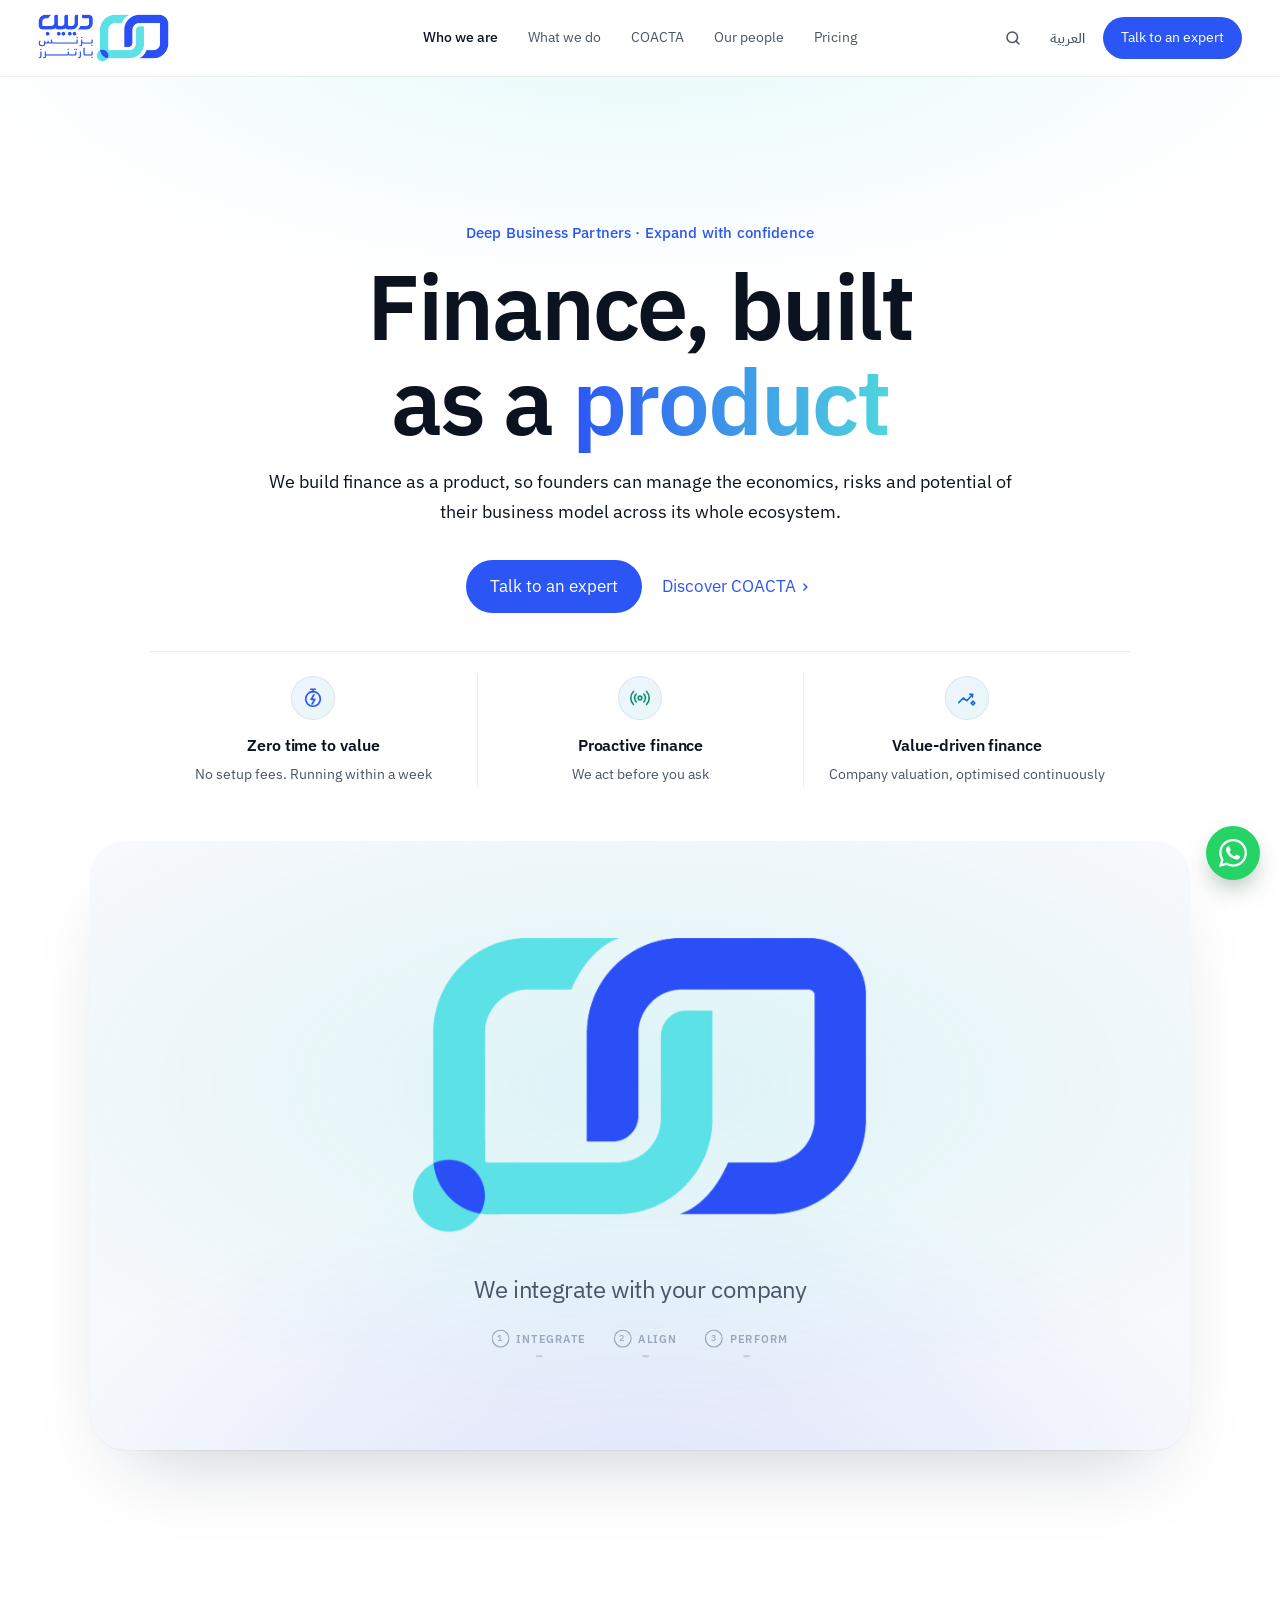
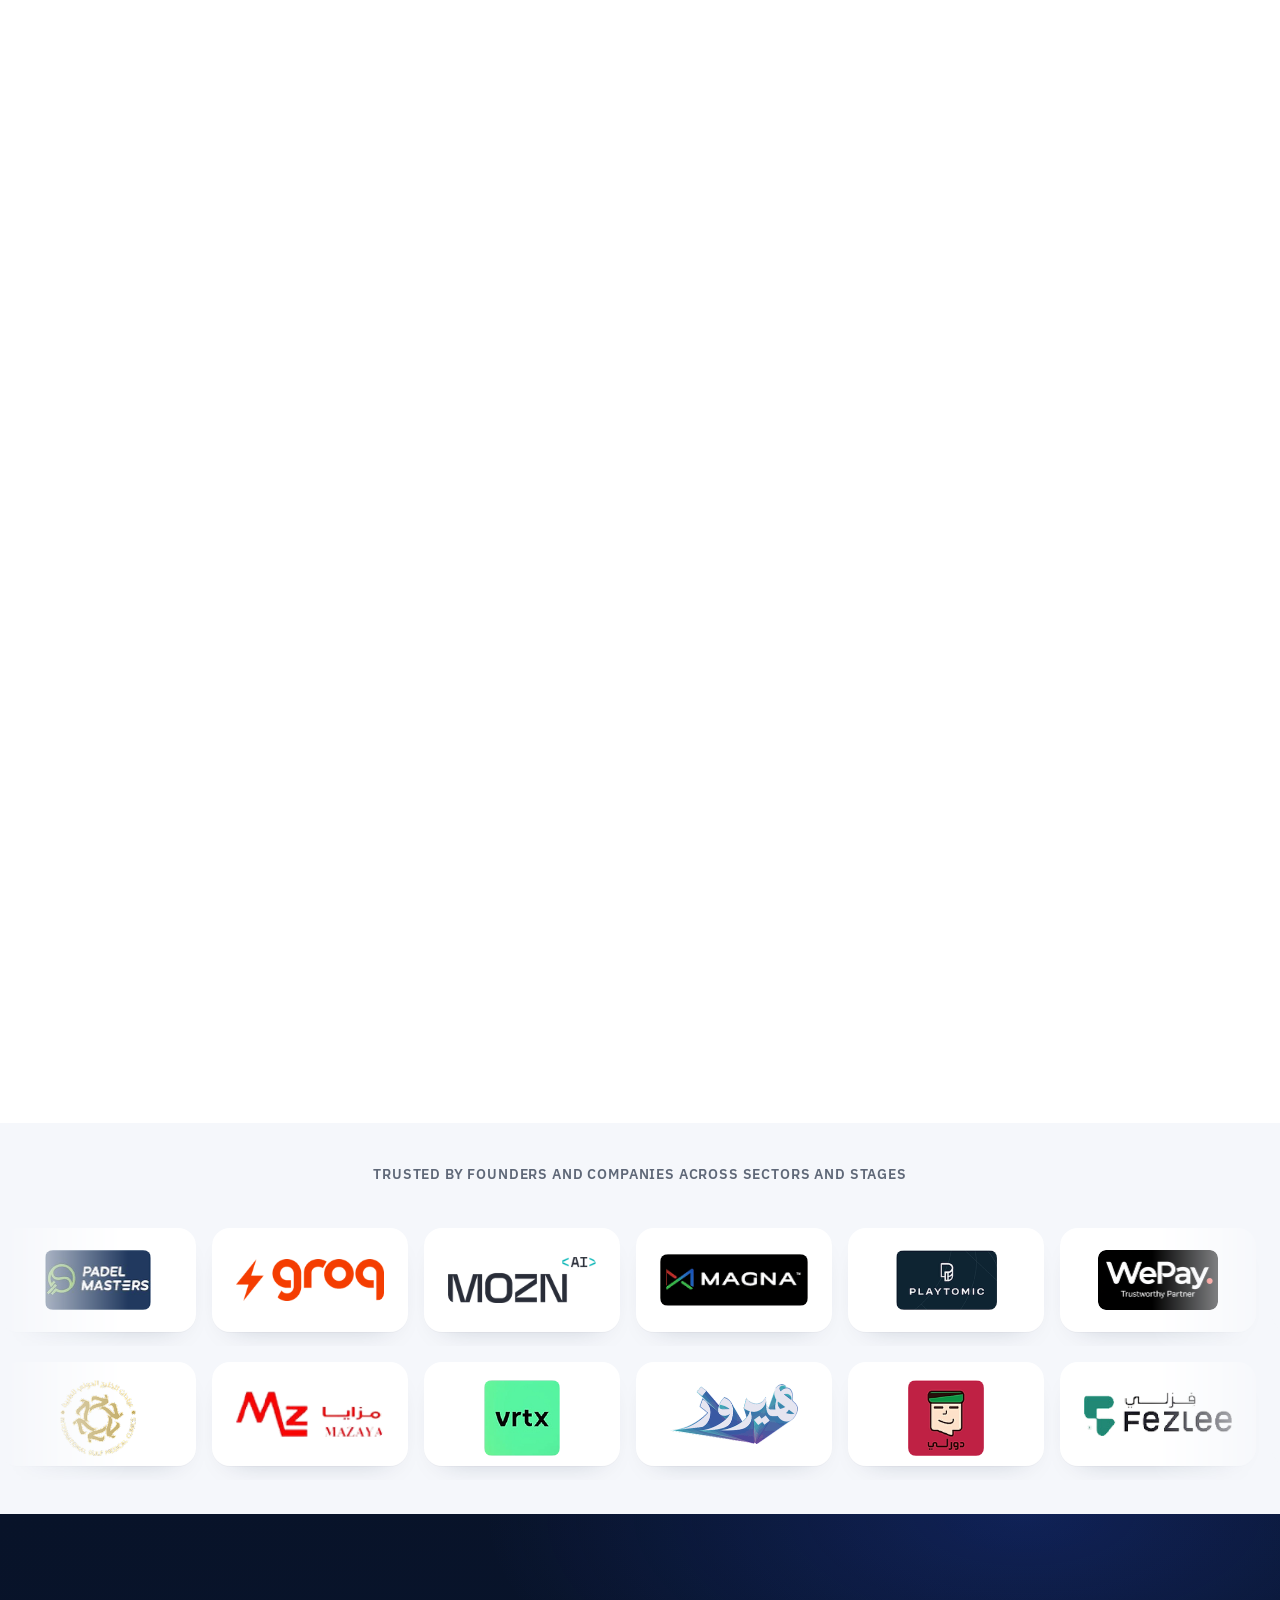
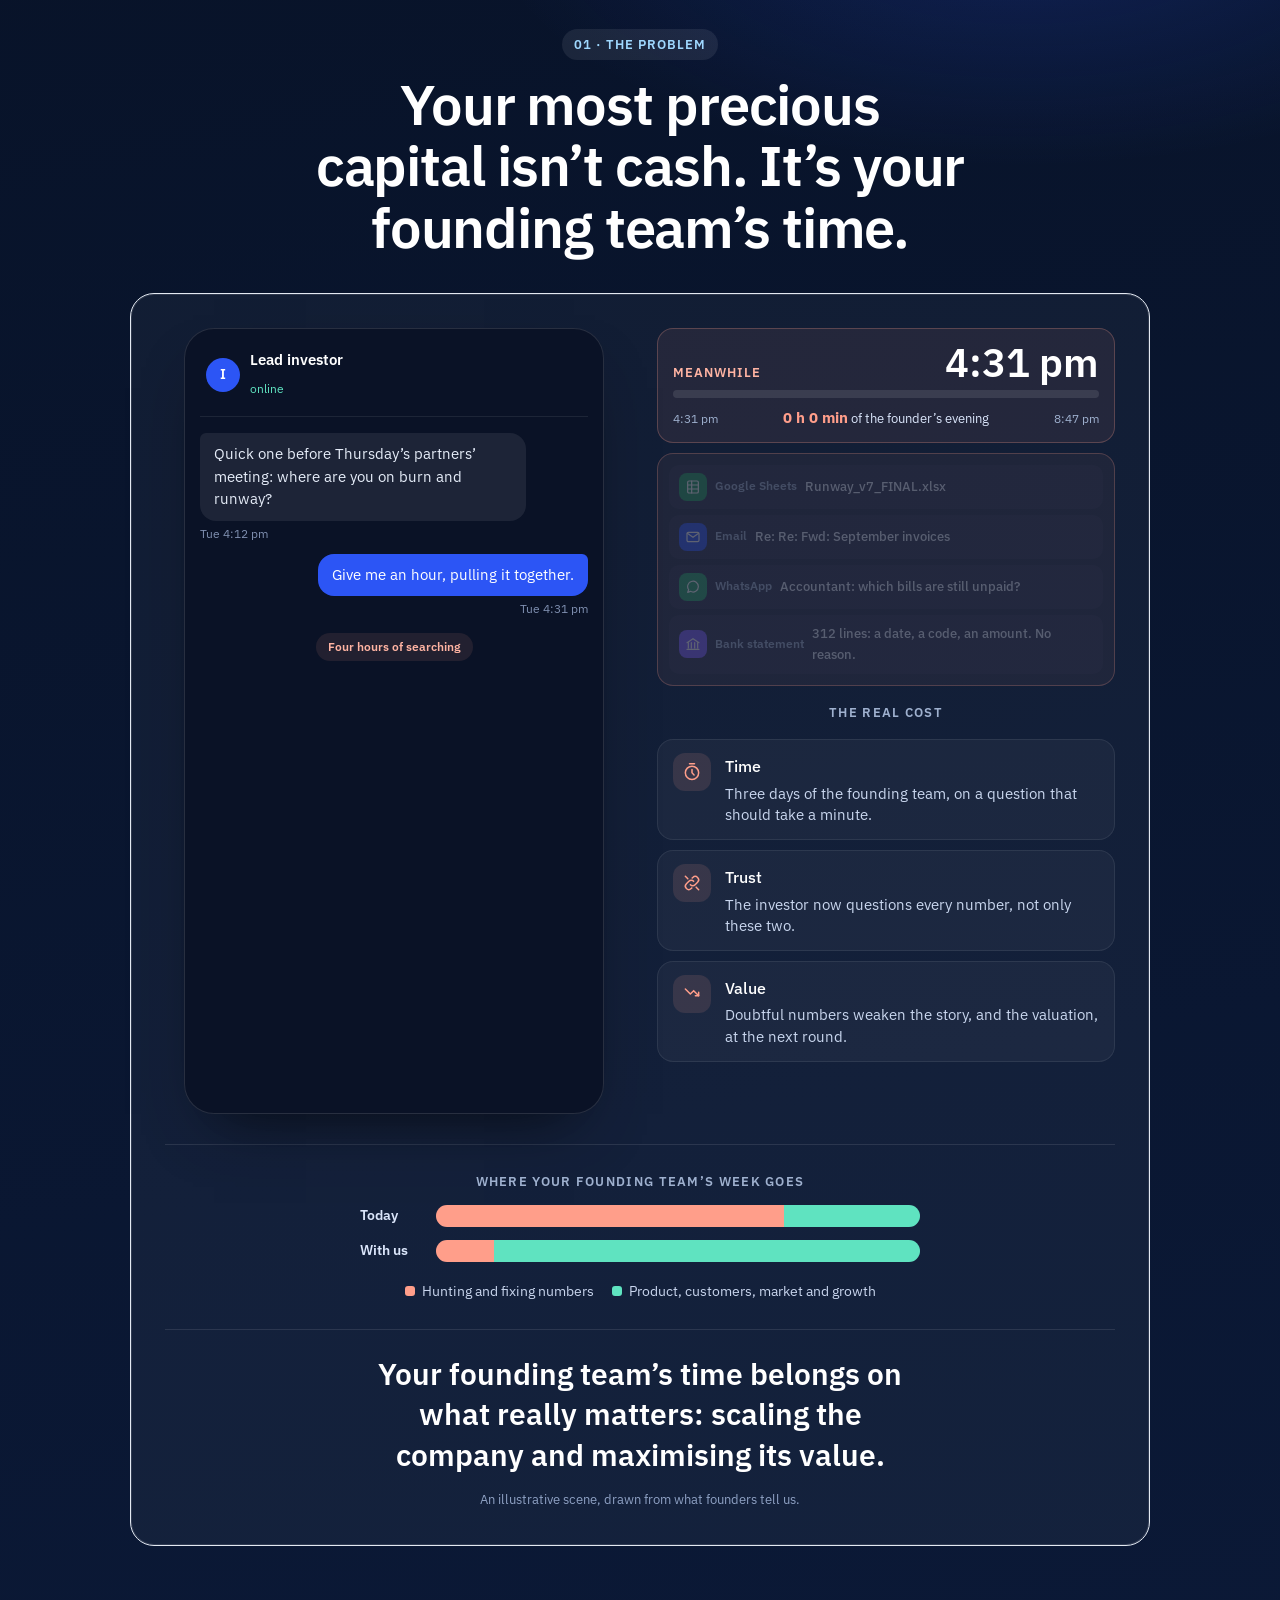
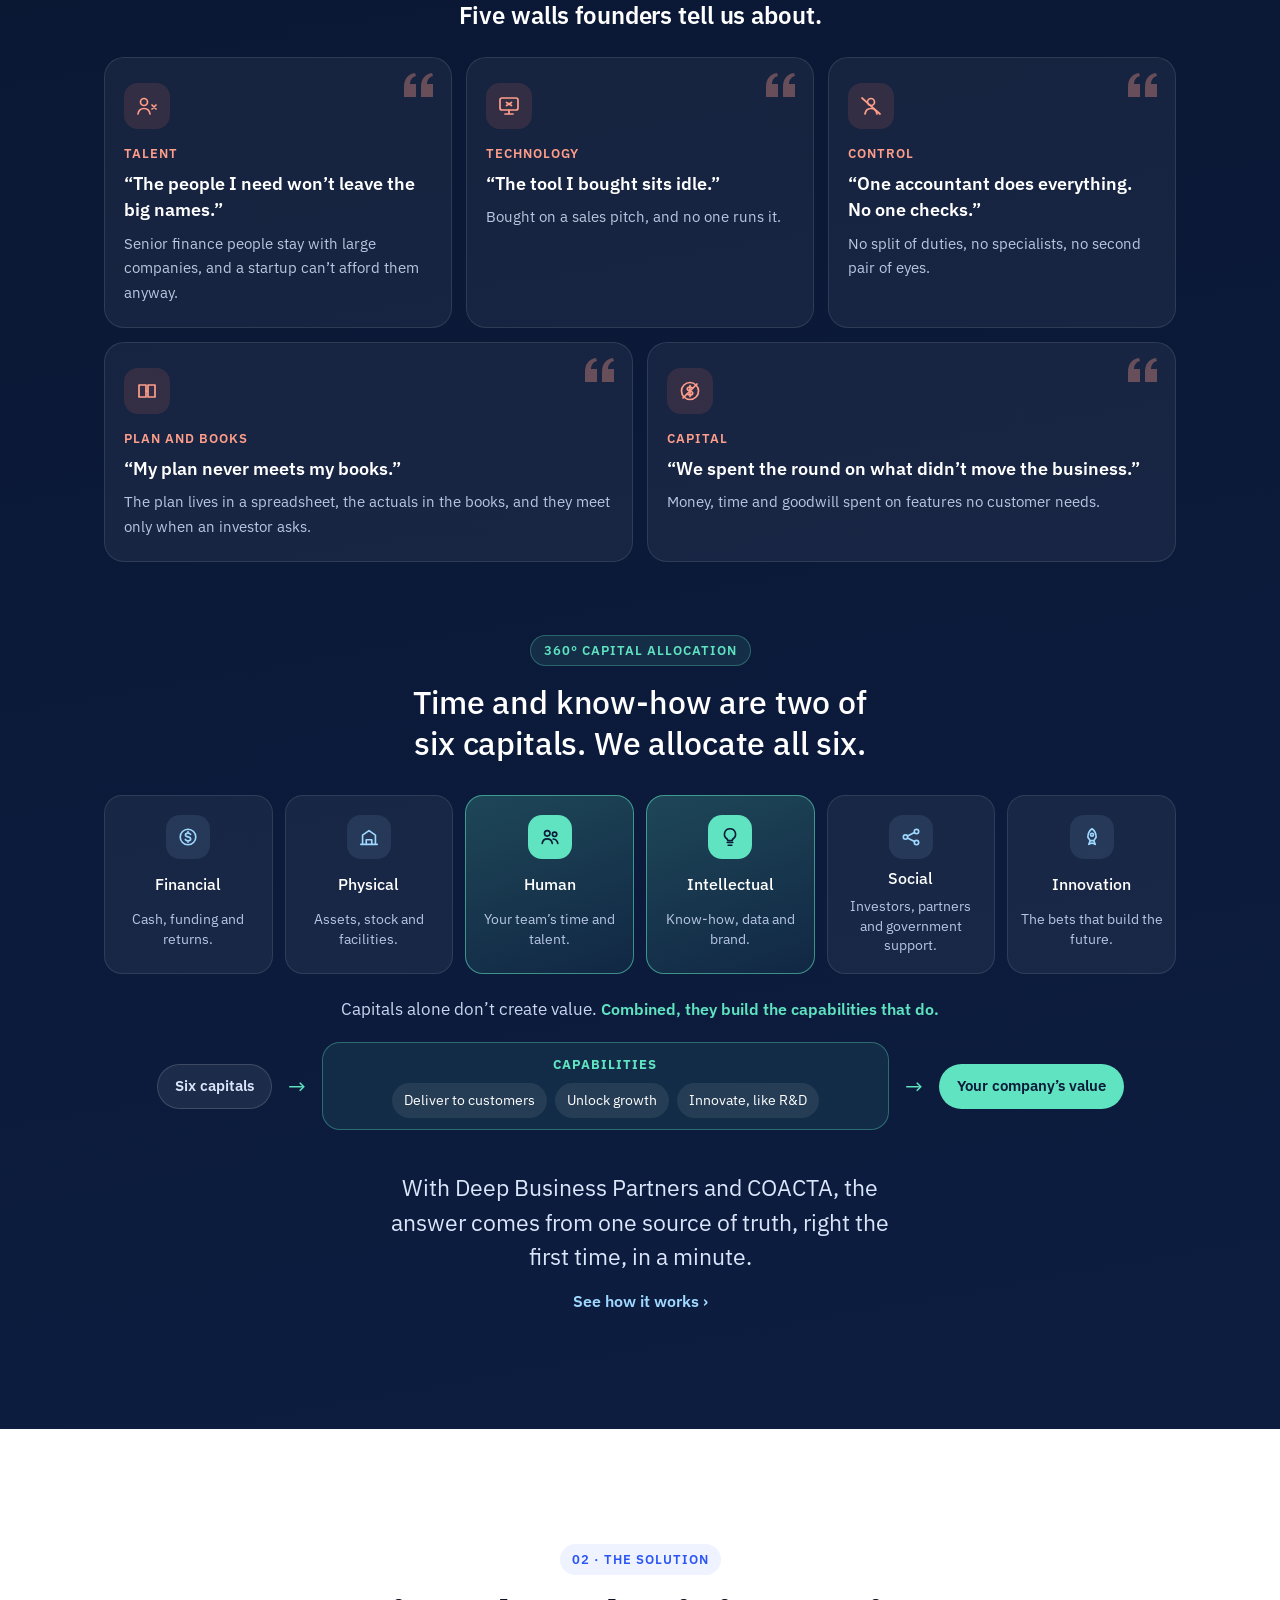
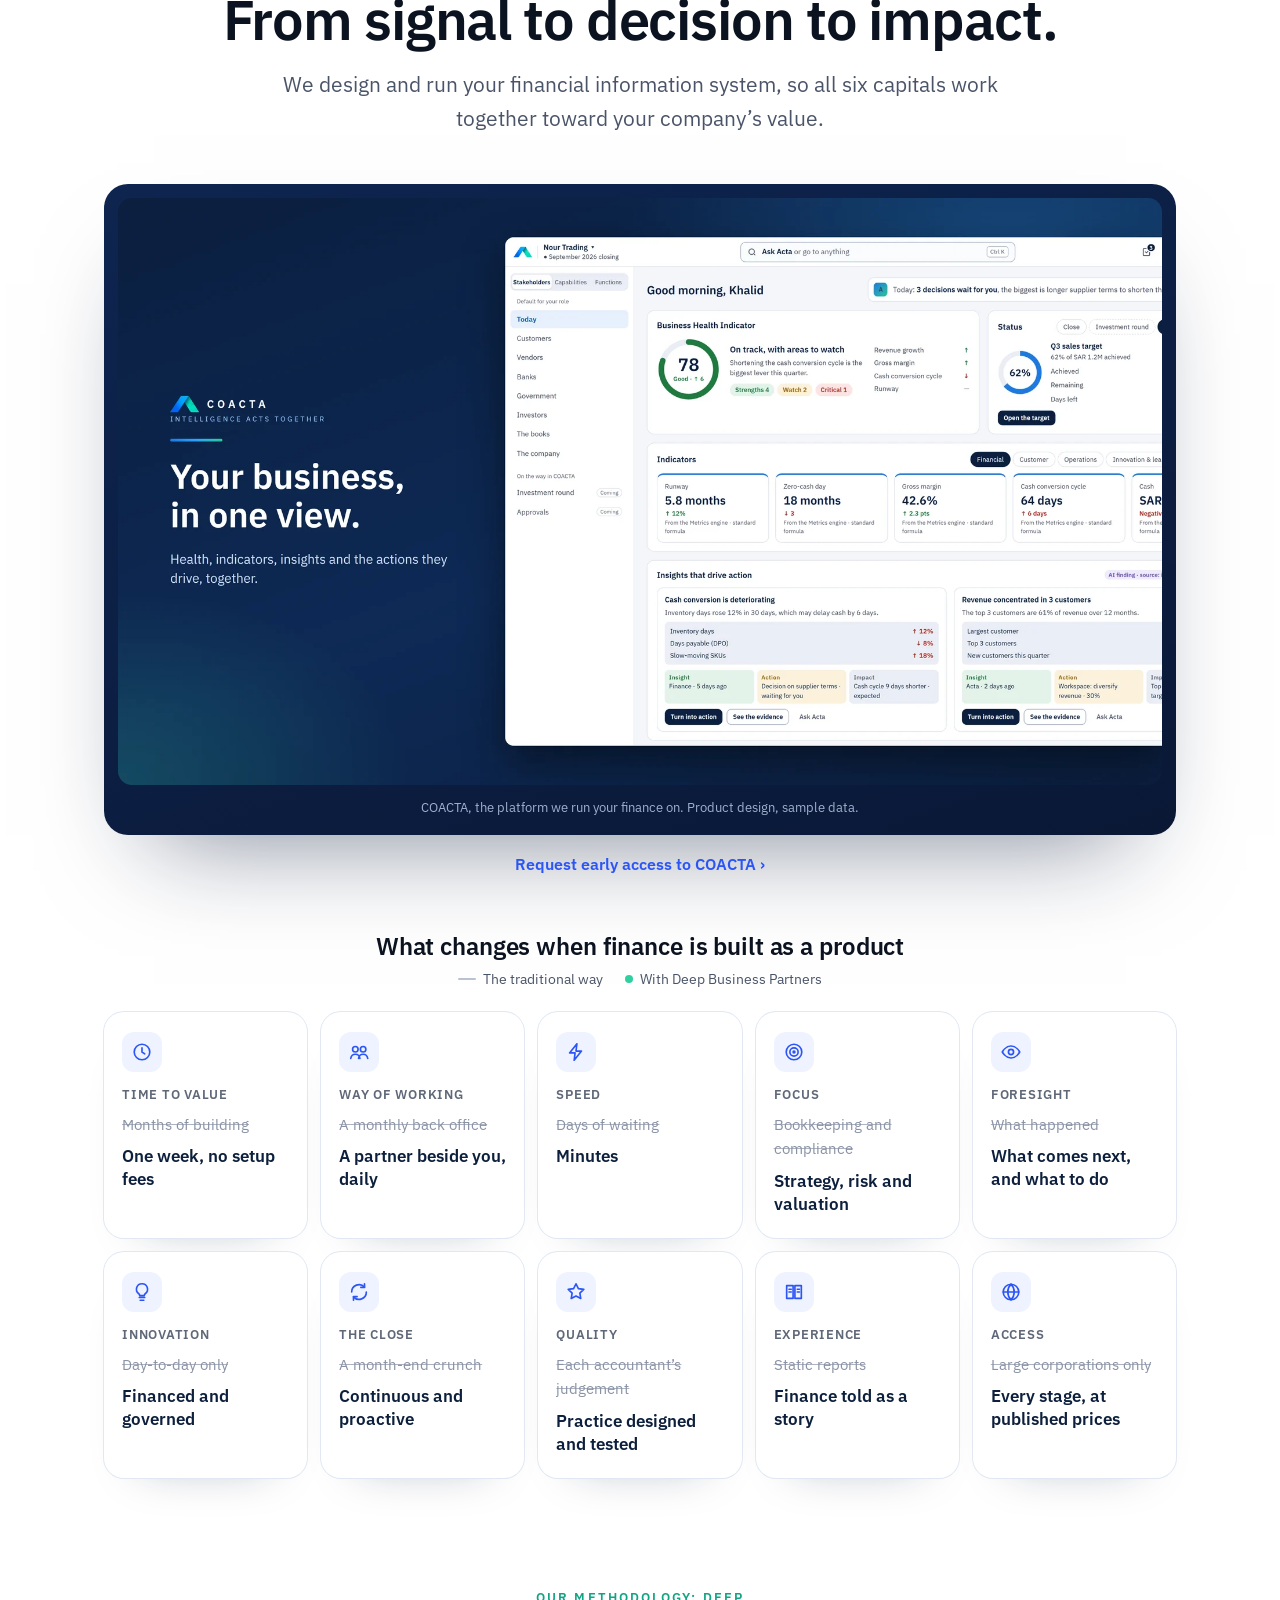
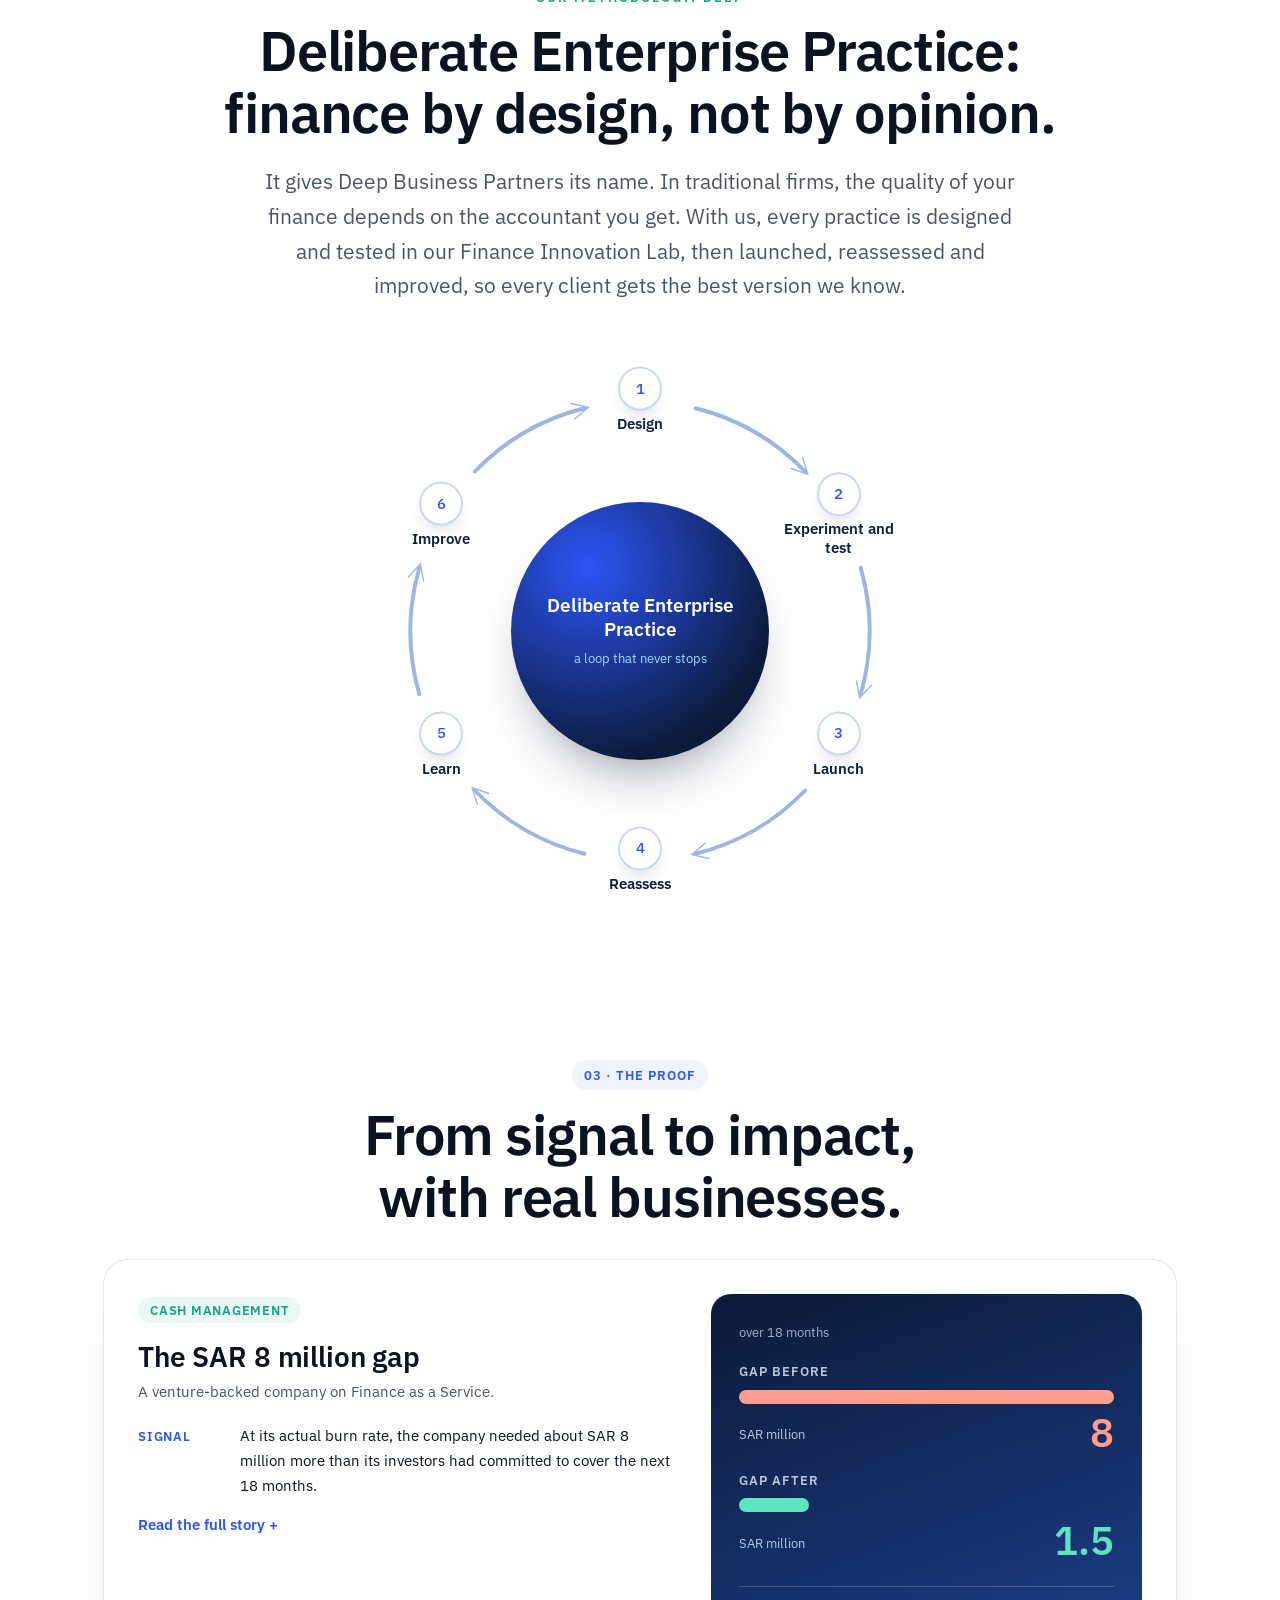
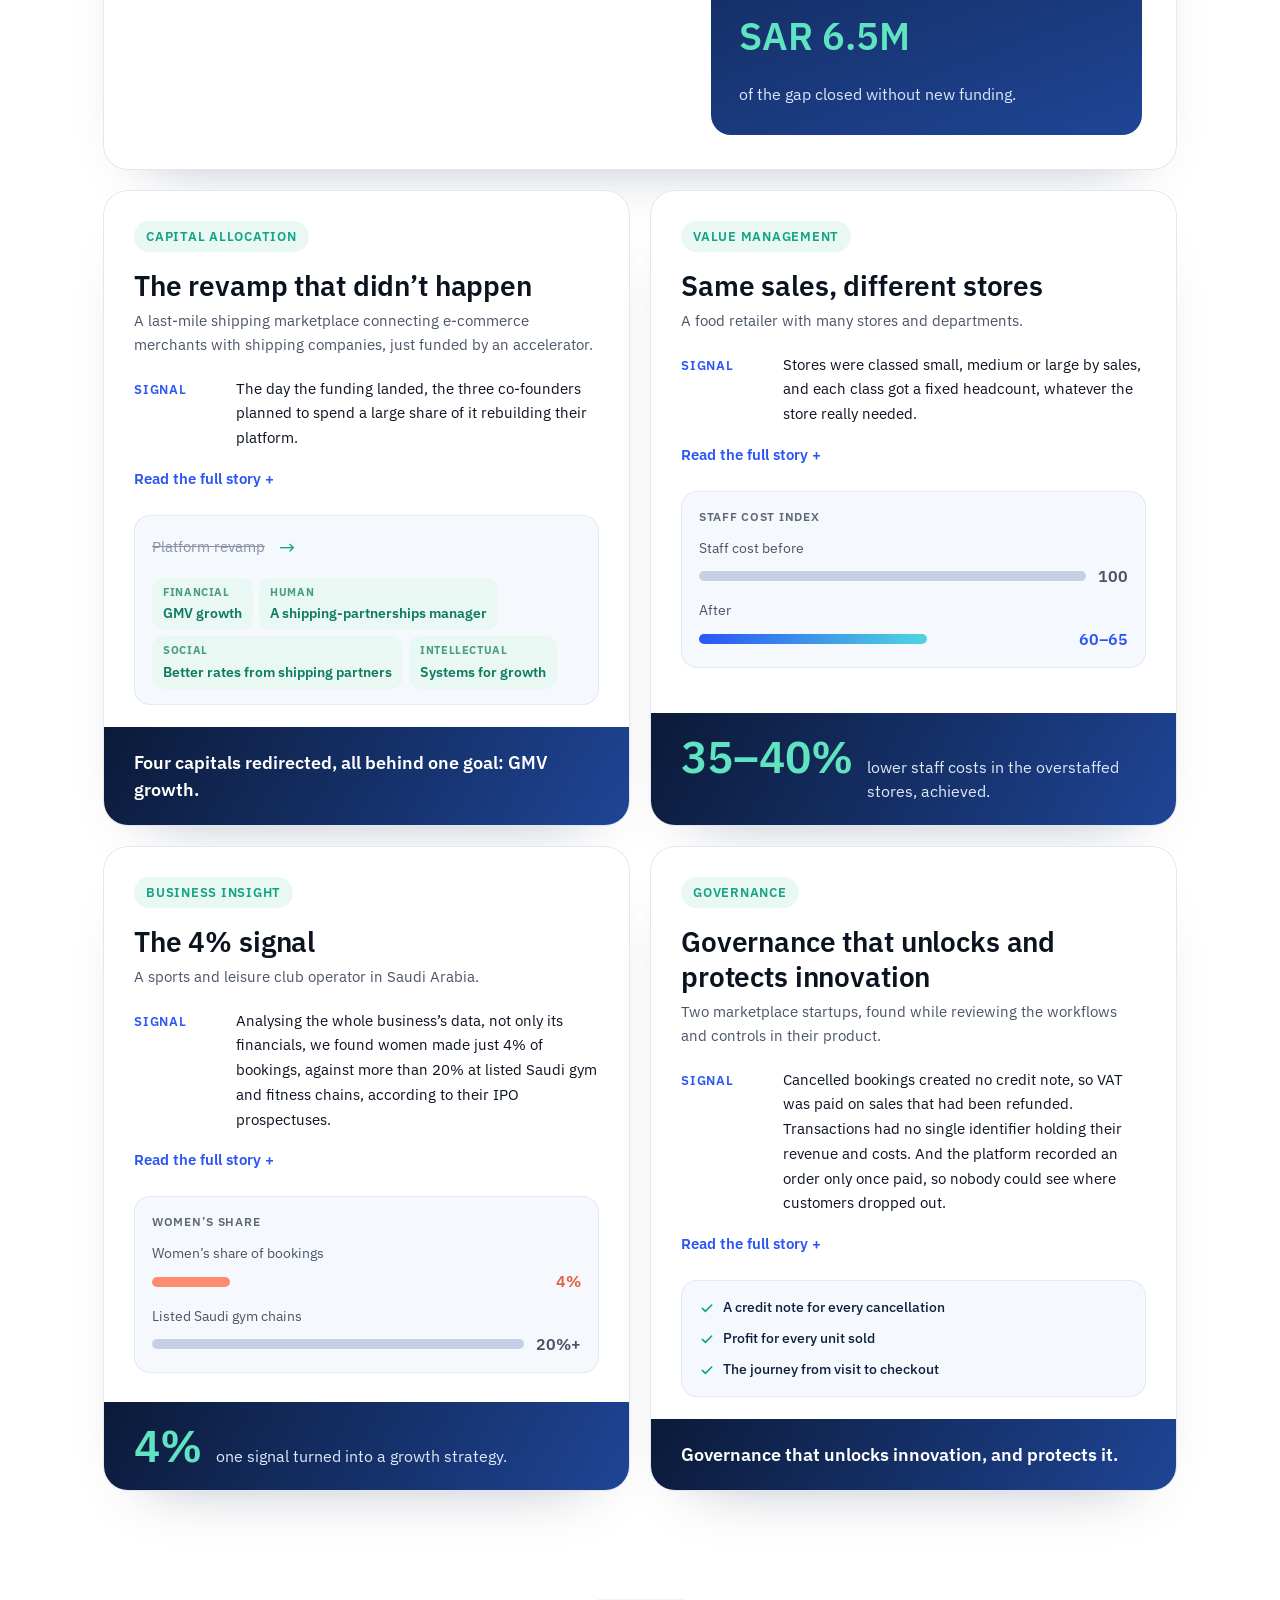
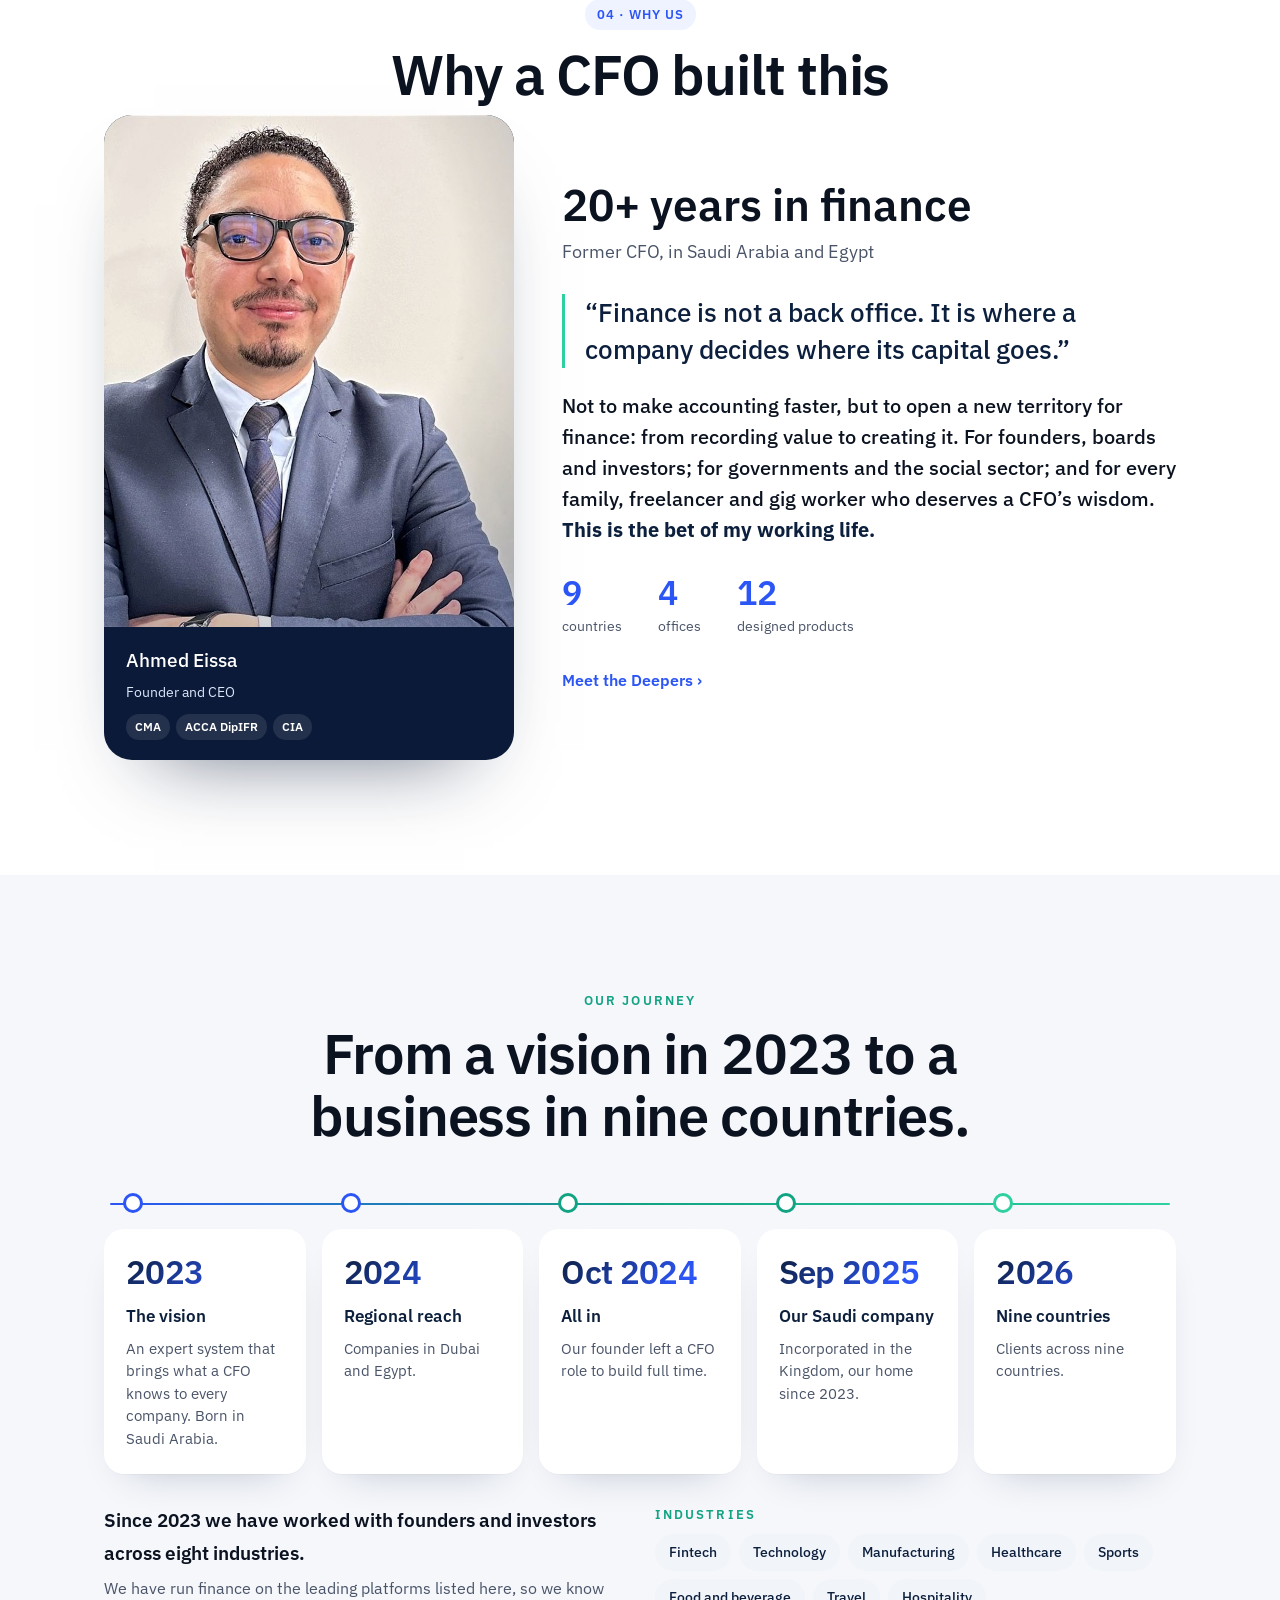
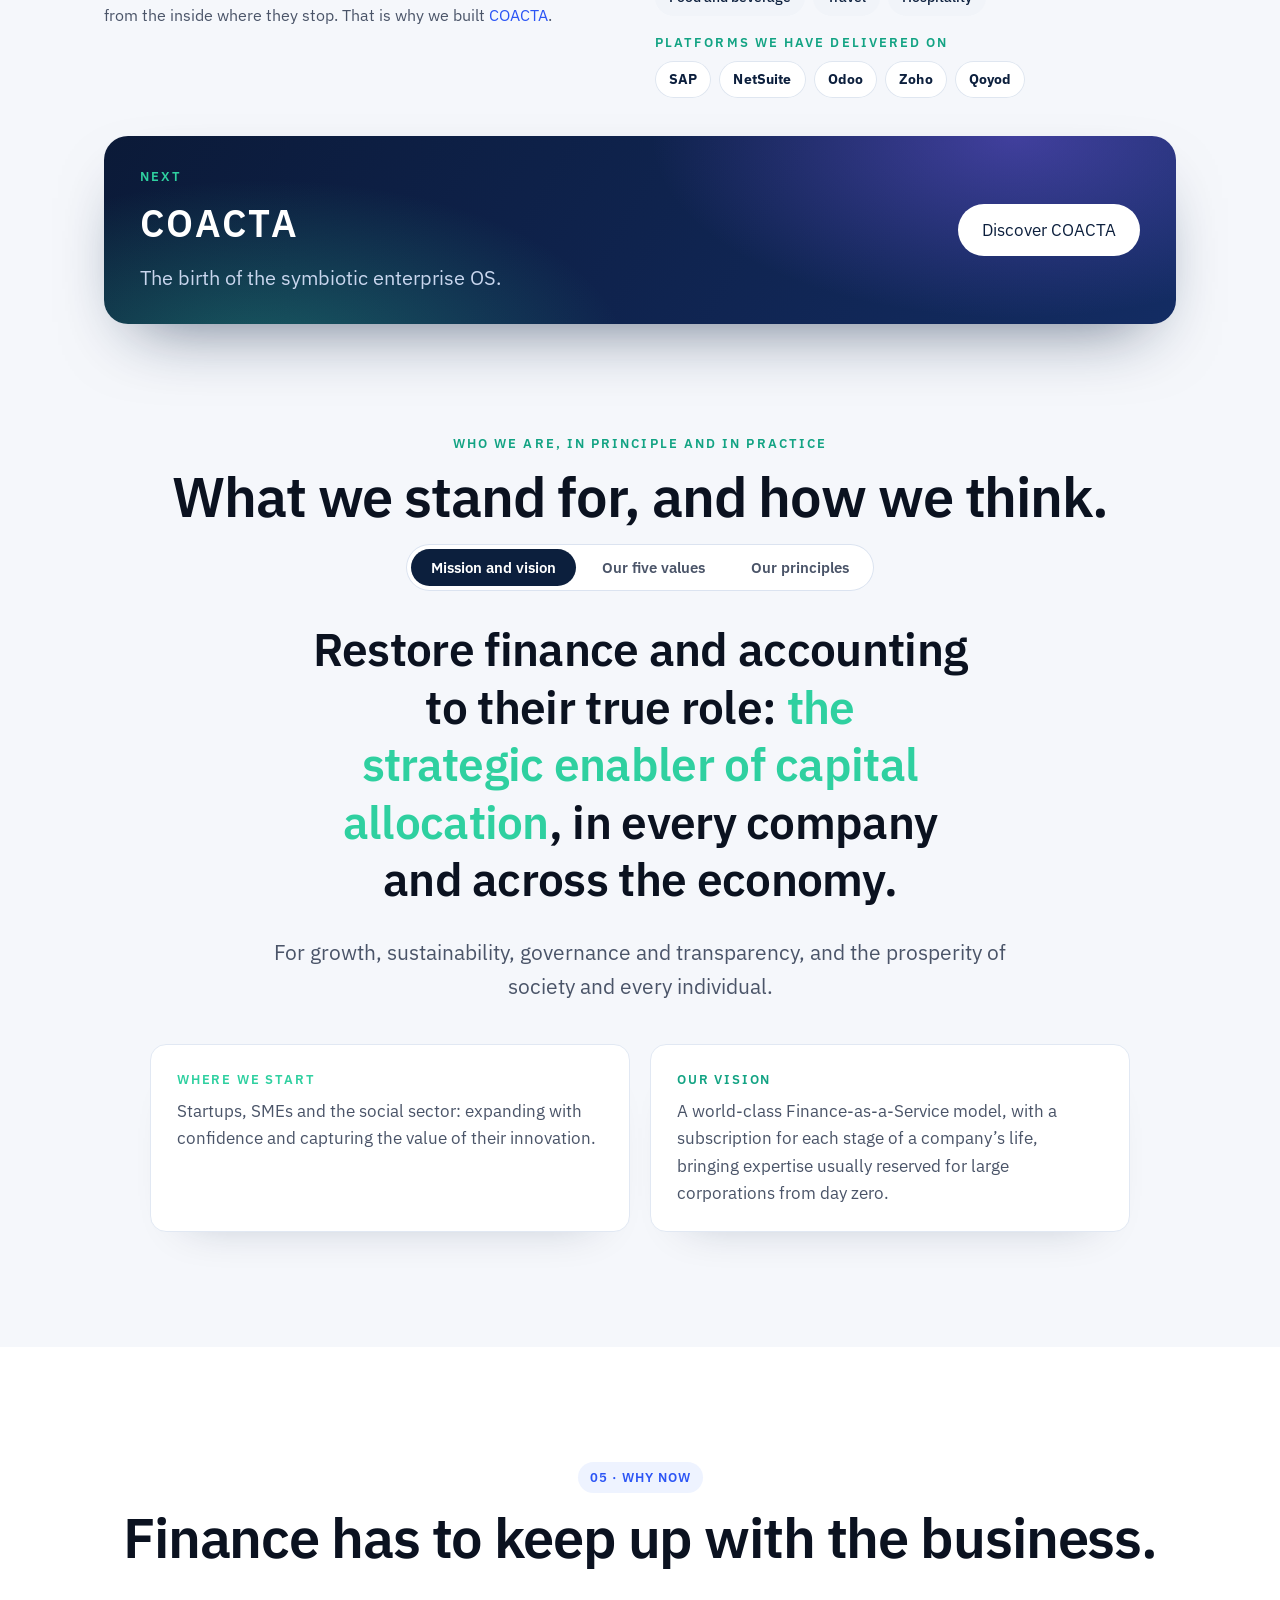
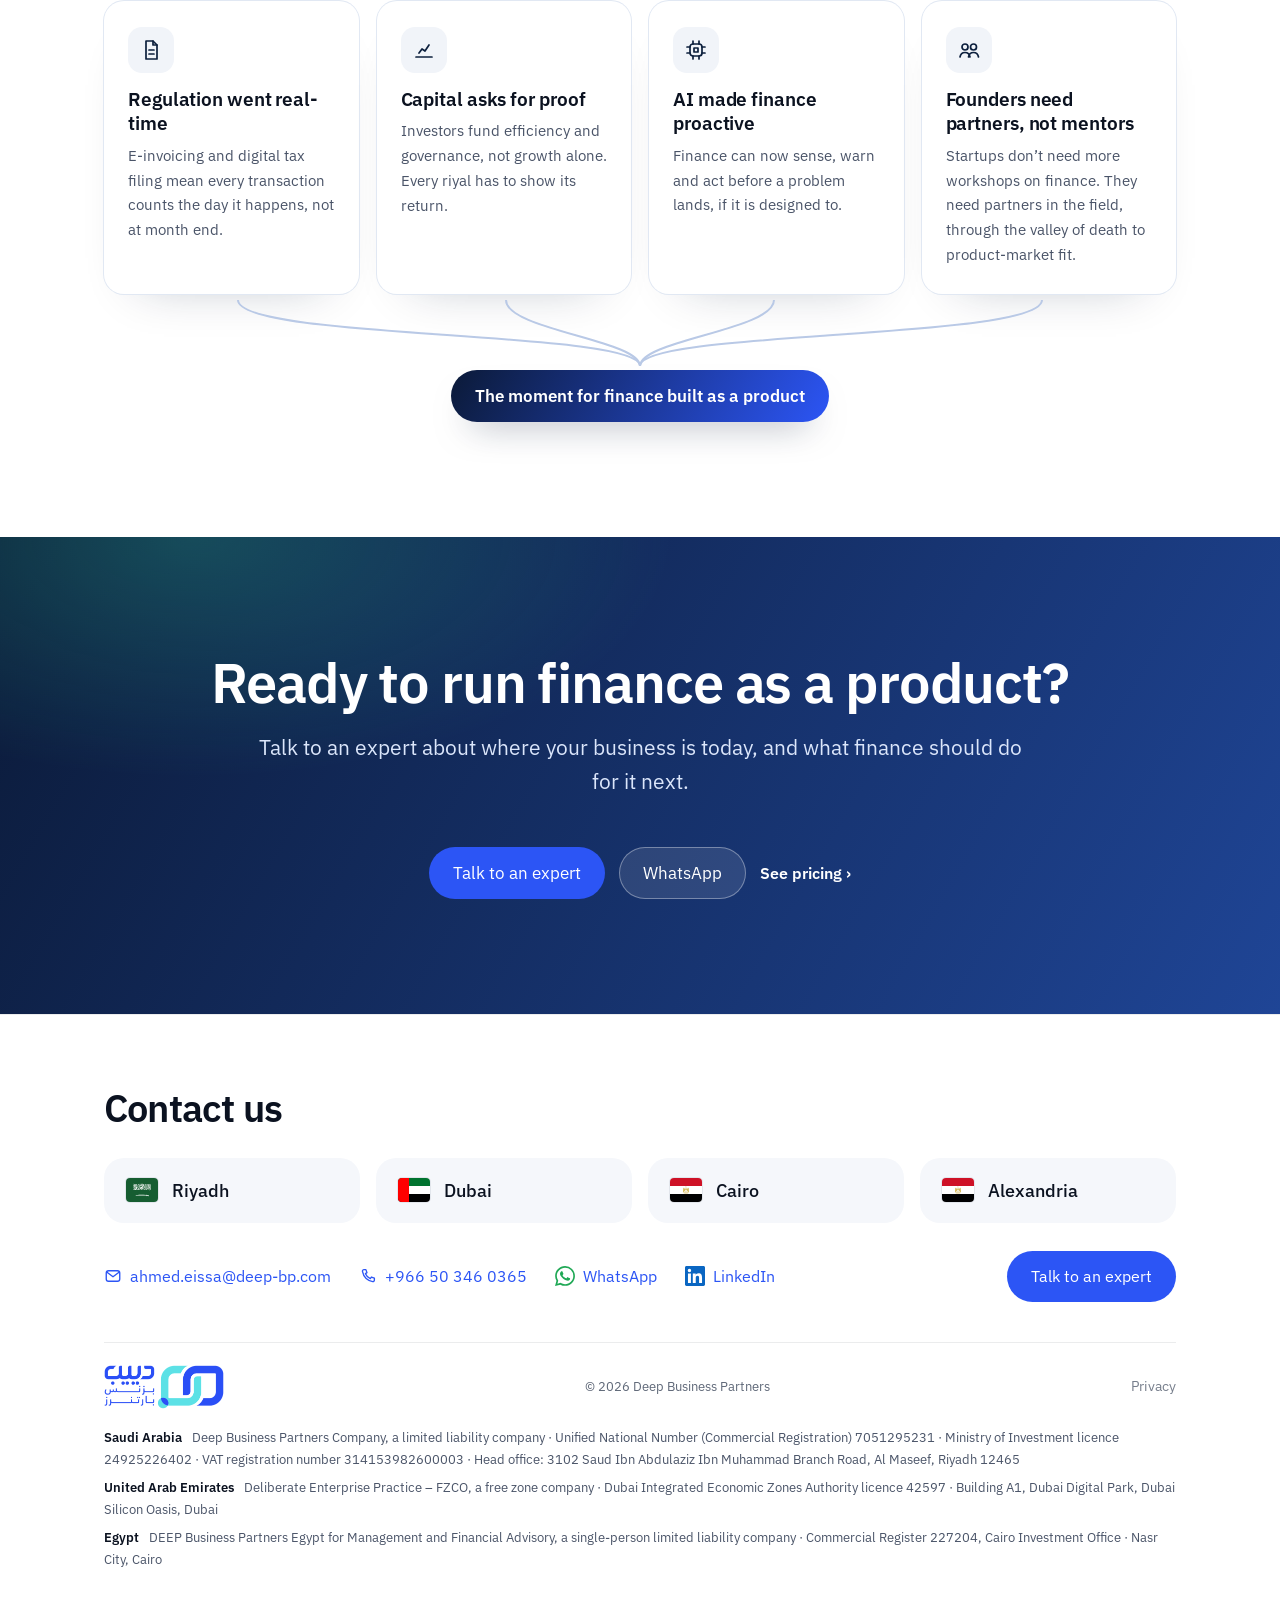
<file: index.html>
<!doctype html>
<html lang="ar" dir="rtl">
<head>
<meta charset="utf-8">
<script>/* Decide the language before the first paint, so an English visitor never sees Arabic flash first. */(function(){try{var q=(location.search.match(/[?&]lang=(ar|en)/)||[])[1],s=null;try{s=localStorage.getItem("dbp-lang")}catch(e){}var l=q||s||((navigator.language||"").toLowerCase().indexOf("ar")===0?"ar":"en");if(l!=="ar"){var h=document.documentElement;h.lang="en";h.dir="ltr";h.classList.add("lang-pending");setTimeout(function(){h.classList.remove("lang-pending")},1500)}}catch(e){}})();</script>
<meta name="viewport" content="width=device-width,initial-scale=1">
<title>دييب بزنس بارتنرز · المالية كمنتج</title>
<meta name="description" content="ما تبنيه الشركات في سنوات من الخبرات والأنظمة والحوكمة، تجده جاهزًا باشتراك، يبدأ معك من أسبوعك الأول. في السعودية والإمارات ومصر.">
<link rel="canonical" href="https://deep-bp.com/?lang=ar">
<link rel="alternate" hreflang="ar" href="https://deep-bp.com/?lang=ar">
<link rel="alternate" hreflang="en" href="https://deep-bp.com/?lang=en">
<link rel="alternate" hreflang="x-default" href="https://deep-bp.com/">
<meta name="theme-color" content="#ffffff">
<meta property="og:type" content="website">
<meta property="og:site_name" content="Deep Business Partners">
<meta property="og:title" content="Deep Business Partners · Finance, built as a product · المالية كمنتج">
<meta property="og:description" content="We build finance as a product, so founders can manage the economics, risks and potential of their business model. Finance as a Service in Saudi Arabia, the UAE and Egypt.">
<meta property="og:url" content="https://deep-bp.com/">
<meta property="og:image" content="https://deep-bp.com/assets/og/og-dbp.png">
<meta property="og:image:width" content="1200">
<meta property="og:image:height" content="630">
<meta property="og:image:alt" content="Deep Business Partners · Finance, built as a product · المالية كمنتج">
<meta property="og:locale" content="ar_SA">
<meta property="og:locale:alternate" content="en_US">
<meta name="twitter:card" content="summary_large_image">
<meta name="twitter:title" content="Deep Business Partners · Finance, built as a product · المالية كمنتج">
<meta name="twitter:description" content="We build finance as a product, so founders can manage the economics, risks and potential of their business model. Finance as a Service in Saudi Arabia, the UAE and Egypt.">
<meta name="twitter:image" content="https://deep-bp.com/assets/og/og-dbp.png">
<script type="application/json" id="page-meta">{"ar":{"t":"دييب بزنس بارتنرز · المالية كمنتج","d":"ما تبنيه الشركات في سنوات من الخبرات والأنظمة والحوكمة، تجده جاهزًا باشتراك، يبدأ معك من أسبوعك الأول. في السعودية والإمارات ومصر."},"en":{"t":"Deep Business Partners · Finance, built as a product","d":"We build finance as a product, so founders can manage the economics, risks and potential of their business model. Finance as a Service in Saudi Arabia, the UAE and Egypt."}}</script>
<script type="application/ld+json">{"@context":"https://schema.org","@graph":[{"@type":"Organization","@id":"https://deep-bp.com/#org","name":"Deep Business Partners","alternateName":["دييب بزنس بارتنرز","DBP"],"url":"https://deep-bp.com/","logo":"https://deep-bp.com/assets/dbp-logo.png","foundingDate":"2023","email":"ahmed.eissa@deep-bp.com","telephone":"+966503460365","vatID":"314153982600003","areaServed":["SA","AE","EG"],"sameAs":["https://www.linkedin.com/company/deep-business-partners/"],"founder":{"@type":"Person","@id":"https://deep-bp.com/deepers.html#founder","name":"Ahmed Eissa"},"brand":{"@type":"Brand","name":"COACTA","sameAs":["https://www.linkedin.com/company/coacta-io/"]},"address":[{"@type":"PostalAddress","streetAddress":"3102 Saud Ibn Abdulaziz Ibn Muhammad Branch Road, Al Maseef","addressLocality":"Riyadh","postalCode":"12465","addressCountry":"SA"},{"@type":"PostalAddress","streetAddress":"Building A1, Dubai Digital Park, Dubai Silicon Oasis","addressLocality":"Dubai","addressCountry":"AE"},{"@type":"PostalAddress","addressLocality":"Cairo","addressRegion":"Nasr City","addressCountry":"EG"},{"@type":"PostalAddress","addressLocality":"Alexandria","addressCountry":"EG"}]},{"@type":"WebSite","@id":"https://deep-bp.com/#website","url":"https://deep-bp.com/","name":"Deep Business Partners","inLanguage":["ar","en"],"publisher":{"@id":"https://deep-bp.com/#org"}}]}</script>
<link rel="icon" type="image/png" sizes="32x32" href="assets/favicon-32.png">
<link rel="icon" type="image/png" sizes="64x64" href="assets/favicon-64.png">
<link rel="apple-touch-icon" href="assets/apple-touch-icon.png">
<link rel="preconnect" href="https://fonts.googleapis.com"><link rel="preconnect" href="https://fonts.gstatic.com" crossorigin>
<link href="https://fonts.googleapis.com/css2?family=IBM+Plex+Sans+Arabic:wght@400;500;600;700&family=IBM+Plex+Sans:wght@400;500;600;700&display=swap" rel="stylesheet">
<link rel="stylesheet" href="assets/site.css?v=ab69b21386">
</head>
<body>
<a class="skip" data-lang="ar" href="#ar">انتقل إلى المحتوى</a><a class="skip" data-lang="en" hidden href="#en">Skip to content</a>
<header class="top">
  <div class="bar">
    <a class="brand" href="index.html"><img src="assets/dbp-logo.png" alt="Deep Business Partners · دييب بزنس بارتنرز" width="951" height="349"></a>
    <nav class="pages" aria-label="Pages">
      <a href="index.html" aria-current="page"><span data-lang="ar">من نحن</span><span data-lang="en" hidden>Who we are</span></a>
      <a href="services.html"><span data-lang="ar">منتجاتنا</span><span data-lang="en" hidden>What we do</span></a>
      <a href="coacta.html"><span data-lang="ar">كو أكتا</span><span data-lang="en" hidden>COACTA</span></a>
      <a href="deepers.html"><span data-lang="ar">فريقنا</span><span data-lang="en" hidden>Our people</span></a>
      <a href="pricing.html"><span data-lang="ar">التسعير</span><span data-lang="en" hidden>Pricing</span></a>
    </nav>
    <div class="bar-actions">
      <button type="button" class="icon-btn" id="search-open" aria-label="Search · بحث"><svg viewBox="0 0 24 24" width="18" height="18" aria-hidden="true"><circle cx="11" cy="11" r="7" fill="none" stroke="currentColor" stroke-width="2"/><path d="M20 20l-4.2-4.2" stroke="currentColor" stroke-width="2" stroke-linecap="round"/></svg></button>
      <div class="switch" role="group" aria-label="Language"><button type="button" id="btn-ar" aria-pressed="true" lang="ar">العربية</button><button type="button" id="btn-en" aria-pressed="false" lang="en">English</button></div>
      <a class="btn bar-btn" href="https://outlook.office.com/bookwithme/user/956fda55a02d4e0395dc4618bb60b095@deep-bp.com?anonymous&amp;ep=bwmEmailSignature" target="_blank" rel="noopener"><span data-lang="ar">تحدّث مع خبير</span><span data-lang="en" hidden>Talk to an expert</span></a>
    </div>
  </div>
</header>
<div class="search-overlay" id="search" hidden>
  <div class="search-box" role="dialog" aria-modal="true" aria-label="Search">
    <div class="search-field"><svg viewBox="0 0 24 24" width="18" height="18" aria-hidden="true"><circle cx="11" cy="11" r="7" fill="none" stroke="currentColor" stroke-width="2"/><path d="M20 20l-4.2-4.2" stroke="currentColor" stroke-width="2" stroke-linecap="round"/></svg><input id="search-input" type="search" autocomplete="off" placeholder=""><button type="button" class="search-close" id="search-close" aria-label="Close">Esc</button></div>
    <ul class="search-results" id="search-results"></ul>
  </div>
</div>

<main id="ar" lang="ar" dir="rtl" tabindex="-1">
  <section class="hero" id="s-1"><div class="wrap">
    <span class="eyebrow">دييب بزنس بارتنرز · توسَّع بثقة</span>
    <h1>المالية <span class="accent">كمنتج</span></h1>
    <p>ما تبنيه الشركات في سنوات من الخبرات والأنظمة والحوكمة، تجده جاهزًا باشتراك، يبدأ معك من أسبوعك الأول.</p>
    <div class="actions"><a class="btn" href="https://outlook.office.com/bookwithme/user/956fda55a02d4e0395dc4618bb60b095@deep-bp.com?anonymous&amp;ep=bwmEmailSignature" target="_blank" rel="noopener">تحدّث مع خبير</a><a class="btn ghost" href="coacta.html">اكتشف كو أكتا</a></div>
    <ul class="hero-facts themed"><li><span class="hf-ic" aria-hidden="true"><svg viewBox="0 0 24 24" width="22" height="22" fill="none" stroke="currentColor" stroke-width="1.8" stroke-linecap="round" stroke-linejoin="round"><circle cx="12" cy="13" r="8"/><path d="M12 2.5v2.5M9.5 2.5h5"/><path d="M13 8.5l-3 5h4l-3 5"/></svg></span><b>قيمة فورية</b><span>بلا رسوم تأسيس، ونبدأ معك من الأسبوع الأول</span></li><li><span class="hf-ic" aria-hidden="true"><svg viewBox="0 0 24 24" width="22" height="22" fill="none" stroke="currentColor" stroke-width="1.8" stroke-linecap="round" stroke-linejoin="round"><circle cx="12" cy="12" r="2"/><path d="M7.8 7.8a6 6 0 0 0 0 8.4M16.2 16.2a6 6 0 0 0 0-8.4M4.9 4.9a10 10 0 0 0 0 14.2M19.1 19.1a10 10 0 0 0 0-14.2"/></svg></span><b>مالية استباقية</b><span>نبادر قبل أن تسأل</span></li><li><span class="hf-ic" aria-hidden="true"><svg viewBox="0 0 24 24" width="22" height="22" fill="none" stroke="currentColor" stroke-width="1.8" stroke-linecap="round" stroke-linejoin="round"><path d="M3 17l5-5 4 3 6-7"/><path d="M15 8h3v3"/><path d="M18.5 15.5l2 2-2 2-2-2z"/></svg></span><b>مالية تقودها القيمة</b><span>تقييم شركتك، نحسّنه باستمرار</span></li></ul>

    </div></section>
  <section class="stage-scroll" data-span="0.95" aria-label="قصة شعار دييب بزنس بارتنرز"><div class="stage-sticky"><div class="stage-panel">
    <figure class="merge" aria-label="العميل ودييب بزنس بارتنرز يندمجان في منظّمة واحدة متصلة">
      <div class="merge-stage">
        <span class="m-glow g-c" aria-hidden="true"></span><span class="m-glow g-b" aria-hidden="true"></span><span class="m-glow g-t" aria-hidden="true"></span>
        <img class="m-customer" src="assets/dbp-mark-customer.png" alt="" width="524" height="345">
        <img class="m-dbp" src="assets/dbp-mark-dbp.png" alt="" width="524" height="345">
        <img class="m-dot" src="assets/dbp-mark-dot.png" alt="" width="524" height="345">
        <span class="m-ring" aria-hidden="true"></span><span class="m-ring r2" aria-hidden="true"></span>
        <span class="m-sheen" aria-hidden="true"></span>
      </div>
      <figcaption>
        <span class="cap-a">نندمج مع شركتك</span>
        <span class="cap-m">نتعارف، نتحاور، ثم نتناغم</span>
        <span class="cap-b">كيان مترابط عالي الأداء</span>
      </figcaption>
      <div class="cap-steps" aria-hidden="true"><span><b>1</b>الاندماج</span><span><b>2</b>التناغم</span><span><b>3</b>الأداء</span></div>
    </figure>
  </div></div></section>

  <section class="block clients-block strip" id="s-6"><div class="wrap">
    <p class="strip-h">يثق بنا مؤسسون وشركات من قطاعات ومراحل مختلفة</p>
  </div>
  <div class="marquee" dir="ltr"><ul class="track"><li><img src="assets/clients/padel-masters.png" alt="Padel Masters" loading="lazy" height="64"></li><li><img src="assets/clients/groq.png" alt="Groq" loading="lazy" height="64"></li><li><img src="assets/clients/mozn.png" alt="MOZN" loading="lazy" height="64"></li><li><img src="assets/clients/magna.png" alt="Magna" loading="lazy" height="64"></li><li><img src="assets/clients/playtomic.png" alt="Playtomic" loading="lazy" height="64"></li><li><img src="assets/clients/wepay.png?v=2" alt="WePay" loading="lazy" height="64"></li><li><img class="sq" src="assets/clients/sighti.png" alt="Sighti" loading="lazy" height="64"></li><li><img src="assets/clients/2d-doctors.png" alt="2D Doctors" loading="lazy" height="64"></li><li><img class="sq" src="assets/clients/serva.png" alt="Serva" loading="lazy" height="64"></li><li><img src="assets/clients/guestna.png" alt="Guestna" loading="lazy" height="64"></li><li><img src="assets/clients/majd-alarabiya.png" alt="Majd Al Arabiya" loading="lazy" height="64"></li><li><img class="sq" src="assets/clients/al-masiya.png" alt="Al Masiya Group" loading="lazy" height="64"></li><li><img src="assets/clients/bus14.png" alt="BUS14" loading="lazy" height="64"></li><li><img src="assets/clients/travel.png" alt="دليل المسافرون · Daleel Al Musafiroon" loading="lazy" height="64"></li><li aria-hidden="true"><img src="assets/clients/padel-masters.png" alt="" loading="lazy" height="64"></li><li aria-hidden="true"><img src="assets/clients/groq.png" alt="" loading="lazy" height="64"></li><li aria-hidden="true"><img src="assets/clients/mozn.png" alt="" loading="lazy" height="64"></li><li aria-hidden="true"><img src="assets/clients/magna.png" alt="" loading="lazy" height="64"></li><li aria-hidden="true"><img src="assets/clients/playtomic.png" alt="" loading="lazy" height="64"></li><li aria-hidden="true"><img src="assets/clients/wepay.png?v=2" alt="" loading="lazy" height="64"></li><li aria-hidden="true"><img class="sq" src="assets/clients/sighti.png" alt="" loading="lazy" height="64"></li><li aria-hidden="true"><img src="assets/clients/2d-doctors.png" alt="" loading="lazy" height="64"></li><li aria-hidden="true"><img class="sq" src="assets/clients/serva.png" alt="" loading="lazy" height="64"></li><li aria-hidden="true"><img src="assets/clients/guestna.png" alt="" loading="lazy" height="64"></li><li aria-hidden="true"><img src="assets/clients/majd-alarabiya.png" alt="" loading="lazy" height="64"></li><li aria-hidden="true"><img class="sq" src="assets/clients/al-masiya.png" alt="" loading="lazy" height="64"></li><li aria-hidden="true"><img src="assets/clients/bus14.png" alt="" loading="lazy" height="64"></li><li aria-hidden="true"><img src="assets/clients/travel.png" alt="" loading="lazy" height="64"></li></ul></div><div class="marquee reverse" dir="ltr"><ul class="track"><li><img class="sq" src="assets/clients/igmc.png" alt="International Gulf Medical Clinics" loading="lazy" height="64"></li><li><img src="assets/clients/mazaya.png" alt="Mazaya" loading="lazy" height="64"></li><li><img class="sq" src="assets/clients/vrtx.png" alt="vrtx" loading="lazy" height="64"></li><li><img src="assets/clients/heroz.png" alt="Heroz" loading="lazy" height="64"></li><li><img class="sq" src="assets/clients/doorly.png" alt="Doorly" loading="lazy" height="64"></li><li><img src="assets/clients/fezlee.png" alt="Fezlee" loading="lazy" height="64"></li><li><img src="assets/clients/drb.png" alt="drb Saudiverse Journey" loading="lazy" height="64"></li><li><img class="sq" src="assets/clients/kaaph.png" alt="Kaaph" loading="lazy" height="64"></li><li><img class="sq" src="assets/clients/al-kholood.png" alt="Al Kholood Club" loading="lazy" height="64"></li><li><img src="assets/clients/lava-blox.png" alt="Lava Blox" loading="lazy" height="64"></li><li><img class="sq" src="assets/clients/makank.png" alt="Makank" loading="lazy" height="64"></li><li><img class="sq" src="assets/clients/la-piuma.png" alt="La Piuma Coffee" loading="lazy" height="64"></li><li><img class="sq" src="assets/clients/saif-hotel.png" alt="Saif Boutique Hotel International" loading="lazy" height="64"></li><li><img class="sq" src="assets/clients/mora.png" alt="Mora" loading="lazy" height="64"></li><li aria-hidden="true"><img class="sq" src="assets/clients/igmc.png" alt="" loading="lazy" height="64"></li><li aria-hidden="true"><img src="assets/clients/mazaya.png" alt="" loading="lazy" height="64"></li><li aria-hidden="true"><img class="sq" src="assets/clients/vrtx.png" alt="" loading="lazy" height="64"></li><li aria-hidden="true"><img src="assets/clients/heroz.png" alt="" loading="lazy" height="64"></li><li aria-hidden="true"><img class="sq" src="assets/clients/doorly.png" alt="" loading="lazy" height="64"></li><li aria-hidden="true"><img src="assets/clients/fezlee.png" alt="" loading="lazy" height="64"></li><li aria-hidden="true"><img src="assets/clients/drb.png" alt="" loading="lazy" height="64"></li><li aria-hidden="true"><img class="sq" src="assets/clients/kaaph.png" alt="" loading="lazy" height="64"></li><li aria-hidden="true"><img class="sq" src="assets/clients/al-kholood.png" alt="" loading="lazy" height="64"></li><li aria-hidden="true"><img src="assets/clients/lava-blox.png" alt="" loading="lazy" height="64"></li><li aria-hidden="true"><img class="sq" src="assets/clients/makank.png" alt="" loading="lazy" height="64"></li><li aria-hidden="true"><img class="sq" src="assets/clients/la-piuma.png" alt="" loading="lazy" height="64"></li><li aria-hidden="true"><img class="sq" src="assets/clients/saif-hotel.png" alt="" loading="lazy" height="64"></li><li aria-hidden="true"><img class="sq" src="assets/clients/mora.png" alt="" loading="lazy" height="64"></li></ul></div>
  <p class="note">الشعارات علامات تجارية مملوكة لأصحابها.</p>
  </section>

  <section class="block pain-block" id="pain-ar"><div class="wrap">
    <span class="chapter">01 · المشكلة</span>
    <h2>أثمن رأس مال لديك ليس النقد، <span class="accent">بل وقت فريقك المؤسس.</span></h2>
    <figure class="scene night hc2">
      <div class="night-grid">
        <div class="night-phone" aria-label="مشهد توضيحي مستوحى مما يرويه لنا المؤسسون.">
          <div class="np-top"><span class="np-av" aria-hidden="true">م</span><span><b>المستثمر الرئيسي</b><i>متصل</i></span></div>
          <ol class="np-thread">
            <li class="np-in" style="--d:0"><p>سؤال سريع قبل اجتماع الشركاء يوم الخميس: كم تنفقون من النقد شهريًا، وكم شهرًا يكفيكم ما تبقّى؟</p><time>الثلاثاء 4:12 م</time></li>
            <li class="np-out" style="--d:1"><p>أمهلني ساعة أجمع فيها الأرقام وأعود إليك.</p><time>الثلاثاء 4:31 م</time></li>
            <li class="np-gap" style="--d:2"><span>أربع ساعات من البحث</span></li>
            <li class="np-out" style="--d:3"><p>النقد يكفينا نحو 14 شهرًا، وإيرادات الربع الثالث 1.2 مليون ريال، أفضل ربع مرّ علينا.</p><time>الثلاثاء 8:47 م</time></li>
            <li class="np-in" style="--d:4"><p>قفزة كبيرة في إيرادات الربع! هل هي اشتراكات سنوية دُفعت مقدّمًا؟ فهذه يُعترف بها إيرادًا على مدى اثني عشر شهرًا وفق معيار IFRS 15. لنراجع الأرقام معًا يوم الخميس.</p><time>الأربعاء 9:40 ص</time></li>
            <li class="np-out np-alert" style="--d:5"><p>راجعناها: فاتورتا مورّد عن سبتمبر لم تُقيَّدا، واشتراكات سنوية بقيمة 720 ألف ريال حصّلناها في يوليو فسجّلناها كلها إيرادًا للربع، ولا يخصّ الربع منها إلا ثلاثة أشهر. بعد التصحيح: النقد يكفينا 11 شهرًا، وإيرادات الربع 660 ألف ريال.</p><time>الخميس 11:20 ص</time></li>
          </ol>
        </div>
        <div class="night-runway hc-cost">
          <div class="hc-hunt"><div class="hh-clock" data-from="991" data-span="256" data-lang="ar">
            <div class="hh-top"><span class="hh-label">في هذه الأثناء</span><b class="hh-time">8:47 م</b></div>
            <div class="hh-bar" aria-hidden="true"><i></i></div>
            <div class="hh-scale"><span>4:31 م</span><span class="hh-spent"><b>4 ساعات و16 دقيقة</b> من وقت المؤسس</span><span>8:47 م</span></div>
          </div><div class="np-hunt"><span class="nh-sheet" data-at="4"><i><svg viewBox="0 0 24 24" width="16" height="16" fill="none" stroke="currentColor" stroke-width="1.8" stroke-linecap="round" stroke-linejoin="round" aria-hidden="true"><rect x="4" y="3" width="16" height="18" rx="2"/><path d="M4 9h16M4 15h16M10 3v18"/></svg></i><em>Google Sheets</em><b><bdi dir="ltr">Runway_v7_FINAL.xlsx</bdi></b></span><span class="nh-mail" data-at="62"><i><svg viewBox="0 0 24 24" width="16" height="16" fill="none" stroke="currentColor" stroke-width="1.8" stroke-linecap="round" stroke-linejoin="round" aria-hidden="true"><rect x="3" y="5" width="18" height="14" rx="2"/><path d="M3.5 6.5l8.5 6 8.5-6"/></svg></i><em>البريد</em><b>رد: رد: فواتير سبتمبر</b></span><span class="nh-chat" data-at="140"><i><svg viewBox="0 0 24 24" width="16" height="16" fill="none" stroke="currentColor" stroke-width="1.8" stroke-linecap="round" stroke-linejoin="round" aria-hidden="true"><path d="M20 11.5a8 8 0 0 1-11.8 7L4 20l1.5-4A8 8 0 1 1 20 11.5z"/></svg></i><em>واتساب</em><b>المحاسب: أي الفواتير لم تُدفع بعد؟</b></span><span class="nh-bank" data-at="196"><i><svg viewBox="0 0 24 24" width="16" height="16" fill="none" stroke="currentColor" stroke-width="1.8" stroke-linecap="round" stroke-linejoin="round" aria-hidden="true"><path d="M3 10l9-6 9 6"/><path d="M5 10v8M9.5 10v8M14.5 10v8M19 10v8M3 20h18"/></svg></i><em>كشف الحساب البنكي</em><b>312 حركة: تاريخ ورمز ومبلغ، ولا كلمة عن سببها.</b></span></div></div>
          <span class="nr-label">الثمن الحقيقي</span>
          <ul class="cost-list">
            <li class="cl-time"><span class="cl-ic"><svg viewBox="0 0 24 24" width="20" height="20" fill="none" stroke="currentColor" stroke-width="1.8" stroke-linecap="round" stroke-linejoin="round" aria-hidden="true"><circle cx="12" cy="13" r="8"/><path d="M12 9v4l2.5 2.5M9 2h6"/></svg></span><div><b>الوقت</b><p>ثلاثة أيام من وقت الفريق المؤسس، على سؤالٍ تكفيه دقيقة.</p></div></li>
            <li class="cl-trust"><span class="cl-ic"><svg viewBox="0 0 24 24" width="20" height="20" fill="none" stroke="currentColor" stroke-width="1.8" stroke-linecap="round" stroke-linejoin="round" aria-hidden="true"><path d="M10 14a4 4 0 0 0 5.7 0l3-3a4 4 0 0 0-5.7-5.7l-.8.8"/><path d="M14 10a4 4 0 0 0-5.7 0l-3 3a4 4 0 0 0 5.7 5.7l.8-.8"/><path d="M4 4l3 3M17 17l3 3"/></svg></span><div><b>الثقة</b><p>صار المستثمر يشكّ في كل رقم، لا في هذين الرقمين وحدهما.</p></div></li>
            <li class="cl-value"><span class="cl-ic"><svg viewBox="0 0 24 24" width="20" height="20" fill="none" stroke="currentColor" stroke-width="1.8" stroke-linecap="round" stroke-linejoin="round" aria-hidden="true"><path d="M4 6l6 6 4-4 6 6"/><path d="M20 10v4h-4"/></svg></span><div><b>القيمة</b><p>الأرقام المشكوك فيها تُضعف قصة شركتك، ومعها تقييمها في الجولة المقبلة.</p></div></li>
          </ul>
        </div>
      </div>
      <div class="hc-week wide">
        <span class="nr-label">أين يذهب أسبوع فريقك المؤسس</span>
        <div class="hc-row hc-now"><span class="hc-k">اليوم</span><div class="hc-bar"><i class="hc-c"></i><i class="hc-g"></i></div></div>
        <div class="hc-row hc-with"><span class="hc-k">معنا</span><div class="hc-bar"><i class="hc-c"></i><i class="hc-g"></i></div></div>
        <ul class="hc-key"><li><i class="hc-c"></i>البحث عن الأرقام وتصحيحها</li><li><i class="hc-g"></i>المنتج والعملاء والسوق والنمو</li></ul>
      </div>
      <blockquote class="night-line"><p>ليعود وقت فريقك المؤسس إلى ما يهمّ حقًا: أن تكبر الشركة، وأن تعظُم قيمتها.</p></blockquote>
      <figcaption>مشهد توضيحي مستوحى مما يرويه لنا المؤسسون.</figcaption>
    </figure>
    <h3 class="walls-h">خمسة جدران يحدّثنا عنها المؤسسون.</h3>
    <ul class="pains walls voice">
      <li><span class="ci" aria-hidden="true"><svg viewBox="0 0 24 24" width="24" height="24" fill="none" stroke="currentColor" stroke-width="1.7" stroke-linecap="round" stroke-linejoin="round"><circle cx="9" cy="8" r="3.5"/><path d="M3 20c.5-3.5 3-5.5 6-5.5s5.5 2 6 5.5"/><path d="M17 11l4 4M21 11l-4 4"/></svg></span><span class="wall-k">المواهب</span><p class="wall-q">«الكفاءات التي أحتاجها لا تغادر الشركات الكبرى.»</p><p>الخبرة المالية الرفيعة تبقى عند الكبار، وكلفتها فوق طاقة الشركة الناشئة.</p></li>
      <li><span class="ci" aria-hidden="true"><svg viewBox="0 0 24 24" width="24" height="24" fill="none" stroke="currentColor" stroke-width="1.7" stroke-linecap="round" stroke-linejoin="round"><rect x="3" y="4" width="18" height="12" rx="2"/><path d="M8 20h8M12 16v4"/><path d="M9.5 8.5l5 3M14.5 8.5l-5 3"/></svg></span><span class="wall-k">التقنية</span><p class="wall-q">«النظام الذي اشتريته مركونٌ لا يُستخدم.»</p><p>أقنعك عرض المبيعات فاشتريته، ثم لم يجد من يشغّله.</p></li>
      <li><span class="ci" aria-hidden="true"><svg viewBox="0 0 24 24" width="24" height="24" fill="none" stroke="currentColor" stroke-width="1.7" stroke-linecap="round" stroke-linejoin="round"><circle cx="12" cy="8" r="3.5"/><path d="M6 20c.6-3.5 3-5.5 6-5.5s5.4 2 6 5.5"/><path d="M3 4l18 16"/></svg></span><span class="wall-k">الرقابة</span><p class="wall-q">«محاسبٌ واحد يتولّى كل شيء، ولا أحد يراجعه.»</p><p>لا فصل بين المهام، ولا مختصّين، ولا عين ثانية.</p></li>
      <li><span class="ci" aria-hidden="true"><svg viewBox="0 0 24 24" width="24" height="24" fill="none" stroke="currentColor" stroke-width="1.7" stroke-linecap="round" stroke-linejoin="round"><path d="M4 6h7v12H4zM13 6h7v12h-7z"/><path d="M11 12h2" stroke-dasharray="1 2"/></svg></span><span class="wall-k">الخطة والدفاتر</span><p class="wall-q">«خطتي في وادٍ، ودفاتري في وادٍ آخر.»</p><p>الخطة في جدول بيانات، والأرقام الفعلية في الدفاتر، ولا تلتقيان إلا حين يسأل مستثمر.</p></li>
      <li><span class="ci" aria-hidden="true"><svg viewBox="0 0 24 24" width="24" height="24" fill="none" stroke="currentColor" stroke-width="1.7" stroke-linecap="round" stroke-linejoin="round"><circle cx="12" cy="12" r="8.5"/><path d="M14.5 9.2c-.5-.8-1.4-1.2-2.5-1.2-1.6 0-2.7.8-2.7 2s1.1 1.6 2.7 2 2.7.9 2.7 2.1-1.1 2-2.7 2c-1.2 0-2.1-.5-2.6-1.3M12 6.5v11"/><path d="M5 19l14-14"/></svg></span><span class="wall-k">رأس المال</span><p class="wall-q">«أنفقنا جولة التمويل على ما لم يقدّم ولم يؤخّر.»</p><p>مالٌ ووقتٌ ورصيدُ ثقة، أُنفقت على مزايا لا يحتاجها أيّ عميل.</p></li>
    </ul>
    <div class="six-caps">
      <span class="sc-kick">تخصيص رأس المال برؤية 360°</span>
      <h3>الوقت والخبرة اثنان من ستة رؤوس أموال، ونوجّه الستة كلها.</h3>
      <ul>
        <li class="sc-fin"><span class="sc-ic"><svg viewBox="0 0 24 24" width="22" height="22" fill="none" stroke="currentColor" stroke-width="1.8" stroke-linecap="round" stroke-linejoin="round" aria-hidden="true"><circle cx="12" cy="12" r="8.5"/><path d="M14.8 9.2c-.5-.9-1.6-1.4-2.8-1.4-1.6 0-2.8.8-2.8 2s1.1 1.7 2.8 2.1 2.9.9 2.9 2.2-1.3 2.1-2.9 2.1c-1.3 0-2.4-.6-2.9-1.5M12 6.2v1.6M12 16.2v1.6"/></svg></span><b>المالي</b><span>النقد والتمويل والعائد.</span></li>
        <li class="sc-phy"><span class="sc-ic"><svg viewBox="0 0 24 24" width="22" height="22" fill="none" stroke="currentColor" stroke-width="1.8" stroke-linecap="round" stroke-linejoin="round" aria-hidden="true"><path d="M3 20h18M5 20V10l7-5 7 5v10"/><path d="M9 20v-5h6v5"/></svg></span><b>المادي</b><span>الأصول والمخزون والمرافق.</span></li>
        <li class="sc-hum"><span class="sc-ic"><svg viewBox="0 0 24 24" width="22" height="22" fill="none" stroke="currentColor" stroke-width="1.8" stroke-linecap="round" stroke-linejoin="round" aria-hidden="true"><circle cx="9" cy="8" r="3"/><path d="M3.5 19c.5-3.2 2.7-5 5.5-5s5 1.8 5.5 5"/><circle cx="17" cy="9" r="2.4"/><path d="M15.5 14.2c2.7.2 4.5 1.9 5 4.8"/></svg></span><b>البشري</b><span>وقت فريقك ومواهبه.</span></li>
        <li class="sc-int"><span class="sc-ic"><svg viewBox="0 0 24 24" width="22" height="22" fill="none" stroke="currentColor" stroke-width="1.8" stroke-linecap="round" stroke-linejoin="round" aria-hidden="true"><path d="M9 18h6M10 21h4"/><path d="M12 3a6 6 0 0 0-3.5 10.9c.6.5 1 1.2 1 2V16h5v-.1c0-.8.4-1.5 1-2A6 6 0 0 0 12 3z"/></svg></span><b>الفكري</b><span>المعرفة والبيانات والعلامة التجارية.</span></li>
        <li class="sc-soc"><span class="sc-ic"><svg viewBox="0 0 24 24" width="22" height="22" fill="none" stroke="currentColor" stroke-width="1.8" stroke-linecap="round" stroke-linejoin="round" aria-hidden="true"><circle cx="6" cy="12" r="2.4"/><circle cx="18" cy="6" r="2.4"/><circle cx="18" cy="18" r="2.4"/><path d="M8.2 11l7.6-3.9M8.2 13l7.6 3.9"/></svg></span><b>الاجتماعي</b><span>المستثمرون والشركاء ودعم الجهات الحكومية.</span></li>
        <li class="sc-inn"><span class="sc-ic"><svg viewBox="0 0 24 24" width="22" height="22" fill="none" stroke="currentColor" stroke-width="1.8" stroke-linecap="round" stroke-linejoin="round" aria-hidden="true"><path d="M12 3c3 2.2 4.5 5.4 4.5 9.2L14 16h-4l-2.5-3.8C7.5 8.4 9 5.2 12 3z"/><circle cx="12" cy="9.5" r="1.6"/><path d="M10 16l-1.5 4L12 18.5 15.5 20 14 16"/></svg></span><b>الابتكاري</b><span>الرهانات التي تصنع المستقبل.</span></li>
      </ul>
      <p class="sc-sum">رؤوس الأموال وحدها لا تصنع القيمة، <b>بل تصنعها القدرات التي تُبنى حين تجتمع.</b></p>
      <div class="sc-flow"><span class="scf-a">ستة رؤوس أموال</span><i aria-hidden="true">←</i><div class="scf-b"><b>قدرات</b><span>تلبّي حاجات العملاء</span><span>تفتح أبواب النمو</span><span>تبتكر، ومنها البحث والتطوير</span></div><i aria-hidden="true">←</i><span class="scf-c">قيمة شركتك</span></div>
    </div>
    <p class="pain-bridge">مع دييب بزنس بارتنرز وكو أكتا، يأتيك الجواب من مصدر واحد موثوق، صحيحًا من المرة الأولى، وفي دقيقة.</p>
    <a class="pain-link" href="#product-ar">شاهد كيف يعمل ذلك <span aria-hidden="true">‹</span></a>
  </div></section>

  <section class="block compare-block" id="product-ar"><div class="wrap">
    <span class="chapter">02 · الحل</span>
    <h2>من الإشارة إلى القرار، ومنه إلى الأثر.</h2>
    <p class="sol-lead">نصمّم منظومة معلوماتك المالية ونشغّلها، لتجتمع رؤوس أموالك الستة وتصبّ في قيمة شركتك.</p>
    <figure class="sol-shot"><img src="assets/screens/hero-home-ar.webp" alt="كو أكتا: أعمالك في نظرة واحدة" width="1800" height="1013" loading="lazy"><figcaption>كو أكتا، المنصة التي ندير عليها ماليتك. من تصميم المنتج، ببيانات توضيحية.</figcaption></figure>
    <p class="sol-ea"><a href="early-access.html">سجّل للوصول المبكر إلى كو أكتا <span aria-hidden="true">‹</span></a></p>
    <h3 class="shifts-h">ما الذي يتغيّر حين تصبح المالية منتجًا</h3>
    <div class="shifts-key" aria-hidden="true"><span class="k-was">الطريقة التقليدية</span><span class="k-now">مع دييب بزنس بارتنرز</span></div>
    <ul class="shifts">
      <li><span class="sh-ic"><svg viewBox="0 0 24 24" width="22" height="22" fill="none" stroke="currentColor" stroke-width="1.8" stroke-linecap="round" stroke-linejoin="round" aria-hidden="true"><circle cx="12" cy="12" r="8.5"/><path d="M12 7.5V12l3 2"/></svg></span><span class="sh-label">بدء الاستفادة</span><s class="sh-was"><span class="sr">الطريقة التقليدية: </span>أشهر من البناء</s><span class="sh-now"><span class="sr">مع دييب بزنس بارتنرز: </span>أسبوع واحد، بلا رسوم تأسيس</span></li>
      <li><span class="sh-ic"><svg viewBox="0 0 24 24" width="22" height="22" fill="none" stroke="currentColor" stroke-width="1.8" stroke-linecap="round" stroke-linejoin="round" aria-hidden="true"><circle cx="8" cy="9" r="3"/><circle cx="16.5" cy="9" r="3"/><path d="M3 19c.5-3 2.5-4.5 5-4.5s4.5 1.5 5 4.5M11.5 19c.5-3 2.5-4.5 5-4.5s4.5 1.5 5 4.5"/></svg></span><span class="sh-label">طريقة العمل</span><s class="sh-was"><span class="sr">الطريقة التقليدية: </span>مكتب خلفي لا تراه إلا آخر الشهر</s><span class="sh-now"><span class="sr">مع دييب بزنس بارتنرز: </span>شريك إلى جانبك كل يوم</span></li>
      <li><span class="sh-ic"><svg viewBox="0 0 24 24" width="22" height="22" fill="none" stroke="currentColor" stroke-width="1.8" stroke-linecap="round" stroke-linejoin="round" aria-hidden="true"><path d="M13 3L5 13h6l-1 8 8-10h-6z"/></svg></span><span class="sh-label">السرعة</span><s class="sh-was"><span class="sr">الطريقة التقليدية: </span>أيام من الانتظار</s><span class="sh-now"><span class="sr">مع دييب بزنس بارتنرز: </span>دقائق</span></li>
      <li><span class="sh-ic"><svg viewBox="0 0 24 24" width="22" height="22" fill="none" stroke="currentColor" stroke-width="1.8" stroke-linecap="round" stroke-linejoin="round" aria-hidden="true"><circle cx="12" cy="12" r="8.5"/><circle cx="12" cy="12" r="4.5"/><circle cx="12" cy="12" r="1"/></svg></span><span class="sh-label">التركيز</span><s class="sh-was"><span class="sr">الطريقة التقليدية: </span>مسك الدفاتر والامتثال</s><span class="sh-now"><span class="sr">مع دييب بزنس بارتنرز: </span>الاستراتيجية والمخاطر والتقييم</span></li>
      <li><span class="sh-ic"><svg viewBox="0 0 24 24" width="22" height="22" fill="none" stroke="currentColor" stroke-width="1.8" stroke-linecap="round" stroke-linejoin="round" aria-hidden="true"><path d="M2.5 12s3.5-6.5 9.5-6.5S21.5 12 21.5 12 18 18.5 12 18.5 2.5 12 2.5 12z"/><circle cx="12" cy="12" r="2.8"/></svg></span><span class="sh-label">الاستشراف</span><s class="sh-was"><span class="sr">الطريقة التقليدية: </span>ما حدث</s><span class="sh-now"><span class="sr">مع دييب بزنس بارتنرز: </span>ما سيحدث، وكيف تتصرّف</span></li>
      <li><span class="sh-ic"><svg viewBox="0 0 24 24" width="22" height="22" fill="none" stroke="currentColor" stroke-width="1.8" stroke-linecap="round" stroke-linejoin="round" aria-hidden="true"><path d="M9 18h6M10 21h4M12 3a6 6 0 0 0-3.5 10.9c.6.5 1 1.2 1 2.1h5c0-.9.4-1.6 1-2.1A6 6 0 0 0 12 3z"/></svg></span><span class="sh-label">الابتكار</span><s class="sh-was"><span class="sr">الطريقة التقليدية: </span>العمليات اليومية فقط</s><span class="sh-now"><span class="sr">مع دييب بزنس بارتنرز: </span>ابتكار يُموَّل ويُحوكَم</span></li>
      <li><span class="sh-ic"><svg viewBox="0 0 24 24" width="22" height="22" fill="none" stroke="currentColor" stroke-width="1.8" stroke-linecap="round" stroke-linejoin="round" aria-hidden="true"><path d="M4 12a8 8 0 0 1 14-5.3M20 12a8 8 0 0 1-14 5.3"/><path d="M18 3v4h-4M6 21v-4h4"/></svg></span><span class="sh-label">الإقفال</span><s class="sh-was"><span class="sr">الطريقة التقليدية: </span>ضغط نهاية الشهر</s><span class="sh-now"><span class="sr">مع دييب بزنس بارتنرز: </span>إقفال مستمر واستباقي</span></li>
      <li><span class="sh-ic"><svg viewBox="0 0 24 24" width="22" height="22" fill="none" stroke="currentColor" stroke-width="1.8" stroke-linecap="round" stroke-linejoin="round" aria-hidden="true"><path d="M12 3l2.6 5.3 5.9.9-4.3 4.1 1 5.8L12 16.4l-5.2 2.7 1-5.8L3.5 9.2l5.9-.9z"/></svg></span><span class="sh-label">الجودة</span><s class="sh-was"><span class="sr">الطريقة التقليدية: </span>اجتهاد كل محاسب</s><span class="sh-now"><span class="sr">مع دييب بزنس بارتنرز: </span>ممارسة مصمَّمة ومختبرة</span></li>
      <li><span class="sh-ic"><svg viewBox="0 0 24 24" width="22" height="22" fill="none" stroke="currentColor" stroke-width="1.8" stroke-linecap="round" stroke-linejoin="round" aria-hidden="true"><path d="M4 5h7v14H4zM13 5h7v14h-7z"/><path d="M6.5 9h2.5M6.5 12h2.5M15.5 9h2.5M15.5 12h2.5"/></svg></span><span class="sh-label">التجربة</span><s class="sh-was"><span class="sr">الطريقة التقليدية: </span>تقارير جامدة</s><span class="sh-now"><span class="sr">مع دييب بزنس بارتنرز: </span>مالية تُروى قصةً</span></li>
      <li><span class="sh-ic"><svg viewBox="0 0 24 24" width="22" height="22" fill="none" stroke="currentColor" stroke-width="1.8" stroke-linecap="round" stroke-linejoin="round" aria-hidden="true"><circle cx="12" cy="12" r="8.5"/><path d="M3.5 12h17M12 3.5c2.5 2.5 3.5 5.5 3.5 8.5s-1 6-3.5 8.5c-2.5-2.5-3.5-5.5-3.5-8.5s1-6 3.5-8.5z"/></svg></span><span class="sh-label">الوصول</span><s class="sh-was"><span class="sr">الطريقة التقليدية: </span>حكرٌ على الشركات الكبرى</s><span class="sh-now"><span class="sr">مع دييب بزنس بارتنرز: </span>أسعار معلنة لكل مرحلة</span></li>
    </ul>
  </div></section>

  <section class="block joined" id="s-4"><div class="wrap">
    <span class="kicker">منهجيتنا: DEEP</span>
    <h2>الممارسة المؤسسية المدروسة: مالية بالتصميم، لا بالاجتهاد.</h2>
    <p>منها جاء اسمنا. في المكاتب التقليدية تتوقّف جودة ماليتك على المحاسب الذي يتولاها. أما عندنا فكل ممارسة تُصمَّم وتُختبر في مختبر الابتكار المالي، ثم تُطلق وتُراجَع وتُحسَّن، فيحصل كل عميل على أفضل نسخة نعرفها.</p>
    <div class="dep-ring" role="img" aria-label="تصميم → تجربة واختبار → إطلاق → إعادة تقييم → تعلّم → تحسين → تصميم">
      <svg class="dep-arcs" viewBox="0 0 100 100" aria-hidden="true"><defs><marker id="dep-ar-ar" viewBox="0 0 10 10" refX="7" refY="5" markerWidth="5" markerHeight="5" orient="auto-start-reverse"><path d="M1 1L9 5L1 9" fill="none" stroke="currentColor" stroke-width="1.6"/></marker></defs><path d="M40.08 10.22 A41 41 0 0 0 20.51 21.52" marker-end="url(#dep-ar-ar)"/><path d="M10.59 38.70 A41 41 0 0 0 10.59 61.30" marker-end="url(#dep-ar-ar)"/><path d="M20.51 78.48 A41 41 0 0 0 40.08 89.78" marker-end="url(#dep-ar-ar)"/><path d="M59.92 89.78 A41 41 0 0 0 79.49 78.48" marker-end="url(#dep-ar-ar)"/><path d="M89.41 61.30 A41 41 0 0 0 89.41 38.70" marker-end="url(#dep-ar-ar)"/><path d="M79.49 21.52 A41 41 0 0 0 59.92 10.22" marker-end="url(#dep-ar-ar)"/></svg>
      <div class="dep-core"><strong>الممارسة المؤسسية المدروسة</strong><span>دورة لا تتوقف</span></div>
      <div class="dep-node" style="left:50.00%;top:9.00%"><b>1</b><span>تصميم</span></div>
      <div class="dep-node" style="left:14.49%;top:29.50%"><b>2</b><span>تجربة واختبار</span></div>
      <div class="dep-node" style="left:14.49%;top:70.50%"><b>3</b><span>إطلاق</span></div>
      <div class="dep-node" style="left:50.00%;top:91.00%"><b>4</b><span>إعادة تقييم</span></div>
      <div class="dep-node" style="left:85.51%;top:70.50%"><b>5</b><span>تعلّم</span></div>
      <div class="dep-node" style="left:85.51%;top:29.50%"><b>6</b><span>تحسين</span></div>
    </div>
    
  </div></section>

  <section class="block stories-block joined" id="stories-ar"><div class="wrap">
    <span class="chapter">03 · الدليل</span>
    <h2>من الإشارة إلى الأثر، في شركات حقيقية.</h2>
    <div class="stories">
      <article class="story featured">
        <div class="sf-text">
          <span class="st-theme">إدارة النقد</span>
          <h3>فجوة الـ8 ملايين ريال</h3>
          <p class="st-who">شركة مدعومة برأس مال جريء، مشتركة في «المالية كخدمة».</p>
          <dl class="st-steps"><div><dt>الإشارة</dt><dd>بمعدل إنفاقها الفعلي، كانت الشركة تحتاج إلى نحو 8 ملايين ريال فوق ما التزم به مستثمروها لتغطية الـ18 شهرًا القادمة.</dd></div>
        </dl>
        <details class="st-more"><summary>اقرأ القصة كاملة</summary><dl class="st-steps"><div><dt>القرار</dt><dd>صمّمنا منظومتها النقدية: توقعات مبنية على محرّكات الأعمال في عدة سيناريوهات بدل رقم واحد، واجتماعًا أسبوعيًا لمتابعة أداء النقد، وطريقًا أقصر إلى الإيراد. ثم عرضنا كل بند إنفاق على إطارنا «القيمة المقترحة للإنفاق»: لماذا يوجد، وما القيمة التي يضيفها؟ فأُعيد تخطيط القوى العاملة بنقل بعض الأعمال إلى الخارج وتعهيد بعضها، وأُلغيت الاشتراكات المكرّرة وكل إنفاق لا يضيف قيمة.</dd></div><div><dt>النتيجة</dt><dd>انخفضت الفجوة من 8 ملايين ريال إلى 1.5 مليون، دون العودة إلى المستثمرين بطلب تمويل إضافي.</dd></div>
          </dl></details>
        </div>
        <div class="sf-vis" aria-hidden="true">
          <span class="sf-months">على مدى 18 شهرًا</span>
          <div class="sf-bar sf-before"><span class="sf-l">الفجوة قبل</span><i style="--w:100%"></i><b>8</b><span class="sf-u">مليون ريال</span></div>
          <div class="sf-bar sf-after"><span class="sf-l">الفجوة بعد</span><i style="--w:18.75%"></i><b>1.5</b><span class="sf-u">مليون ريال</span></div>
          <div class="sf-impact"><strong>6.5 مليون ريال</strong><span>من الفجوة أُغلقت دون تمويل جديد.</span></div>
        </div>
      </article>
      <article class="story">
        <span class="st-theme">تخصيص رأس المال</span>
        <h3>إعادة البناء التي لم تحدث</h3>
        <p class="st-who">منصة شحن للميل الأخير تربط متاجر التجارة الإلكترونية بشركات الشحن، حصلت للتو على تمويل من مسرّعة أعمال.</p>
        <dl class="st-steps"><div><dt>الإشارة</dt><dd>يوم وصول التمويل، كان المؤسسون الثلاثة يخطّطون لإنفاق جزء كبير منه على إعادة بناء منصتهم.</dd></div>
        </dl>
        <details class="st-more"><summary>اقرأ القصة كاملة</summary><dl class="st-steps"><div><dt>القرار</dt><dd>وضعنا قرار إعادة البناء أمام توقّعات كل أصحاب المصلحة: المستثمرون ينتظرون نمو إجمالي قيمة البضائع (GMV) لا منصة جديدة، والعملاء راضون عنها، وما يحتاجونه أسعار شحن أفضل يفاوض عليها خبير، لا منتج جديد، والربط مع شركات الشحن يعمل كما ينبغي.</dd></div><div><dt>النتيجة</dt><dd>ألغى المؤسسون إعادة البناء، ووجّهوا رأس المال إلى نمو GMV، وبناء الفريق وفي مقدّمته مدير شراكات مع شركات الشحن، والأنظمة التي تدعم النمو.</dd></div>
        </dl></details>
        <div class="st-vis shift" aria-hidden="true"><s>إعادة بناء المنصة</s><span class="sv-arrow">←</span><div><em><i>المالي</i>نمو GMV</em><em><i>البشري</i>مدير لشراكات الشحن</em><em><i>الاجتماعي</i>أسعار أفضل من شركاء الشحن</em><em><i>الفكري</i>أنظمة تدعم النمو</em></div></div>
        <div class="st-impact"><span class="st-impact-line">أربعة رؤوس أموال أُعيد توجيهها، واجتمعت على هدف واحد: نمو GMV.</span></div>
      </article>
      <article class="story">
        <span class="st-theme">إدارة القيمة</span>
        <h3>المبيعات نفسها، فروع مختلفة</h3>
        <p class="st-who">سلسلة متاجر أغذية بفروع وأقسام متعددة.</p>
        <dl class="st-steps"><div><dt>الإشارة</dt><dd>كانت الفروع تُصنَّف صغيرة ومتوسطة وكبيرة بحسب مبيعاتها، ولكل فئة عدد ثابت من الموظفين، مهما كانت حاجة الفرع الفعلية.</dd></div>
        </dl>
        <details class="st-more"><summary>اقرأ القصة كاملة</summary><dl class="st-steps"><div><dt>القرار</dt><dd>بنينا نموذجًا قائمًا على المحرّكات: مزيج المبيعات حسب القسم، ومتوسط السلة، وعدد العملاء، وإعادة تعبئة الأرفف، ومؤهلات كل دور. فرعان يبيع كلٌّ منهما مليون ريال شهريًا؛ أحدهما يخدم عملاء قليلين بسلة متوسطها 300 ريال، والآخر عملاء كثيرين بسلة من 35 إلى 50 ريالًا.</dd></div><div><dt>النتيجة</dt><dd>صار عدد الموظفين ومؤهلاتهم في كل فرع على قدر حاجته الفعلية، لا على قدر فئة مبيعاته. أشار النموذج إلى وفر يصل إلى 50%، وحين طُبّق في الفروع التي فاض فيها العدد عن الحاجة، تحقّق منه 35–40%.</dd></div>
        </dl></details>
        <div class="st-vis bars" aria-hidden="true"><span class="sv-note">مؤشر تكلفة الموظفين</span><div class="sv-row"><span>تكلفة الموظفين قبل</span><i style="--w:100%"></i><b>100</b></div><div class="sv-row b"><span>بعد</span><i style="--w:62%"></i><b>60–65</b></div></div>
        <div class="st-impact"><strong>35–40%</strong><span>خفضٌ تحقّق فعلًا في تكلفة الموظفين، في الفروع التي فاض فيها العدد عن الحاجة.</span></div>
      </article>
      <article class="story">
        <span class="st-theme">ذكاء الأعمال</span>
        <h3>إشارة الـ4%</h3>
        <p class="st-who">مشغّل أندية رياضية وترفيهية في المملكة العربية السعودية.</p>
        <dl class="st-steps"><div><dt>الإشارة</dt><dd>حلّلنا بيانات الأعمال كلها، لا الأرقام المالية وحدها، فوجدنا أن النساء يمثّلن 4% فقط من الحجوزات، مقابل أكثر من 20% لدى سلاسل الأندية الرياضية المدرجة في المملكة، وفق نشرات إصدار أسهمها.</dd></div>
        </dl>
        <details class="st-more"><summary>اقرأ القصة كاملة</summary><dl class="st-steps"><div><dt>القرار</dt><dd>صمّمنا مع الرئيس التنفيذي وفريقه استراتيجية لزيادة حجوزات النساء، محورها مدرّبات الأندية أنفسهن. ورصدنا إشارتين أخريين: الأولى أن هذه الرياضة في طريقها إلى المدارس نشاطًا داخليًا يلائم مناخ المملكة، فعملنا مع الرئيس التنفيذي والجهات المعنية والمدارس ليكون من أوائل من يبنون مرافقها المدرسية؛ والثانية درس الأسواق الناضجة: الأحياء ذات الإيجارات المرتفعة تلتهم الربحية.</dd></div><div><dt>النتيجة</dt><dd>استراتيجية نمو لنصف السوق الذي لم يُخدم بعد، ومكانة مبكرة في قناة جديدة، وسياسة لاختيار المواقع بإيجارات مدعومة تحمي الربحية.</dd></div>
        </dl></details>
        <div class="st-vis bars alert" aria-hidden="true"><span class="sv-note">نصيب النساء</span><div class="sv-row"><span>النساء من الحجوزات</span><i style="--w:20%"></i><b>4%</b></div><div class="sv-row b"><span>الأندية الرياضية المدرجة في المملكة</span><i style="--w:100%"></i><b>+20%</b></div></div>
        <div class="st-impact"><strong>4%</strong><span>إشارة واحدة صارت استراتيجية نمو.</span></div>
      </article>
      <article class="story">
        <span class="st-theme">الحوكمة</span>
        <h3>حوكمة تُطلق الابتكار وتحميه</h3>
        <p class="st-who">شركتان ناشئتان تدير كلٌّ منهما سوقًا إلكترونية، راجعنا سير العمل والضوابط في منتجهما التقني.</p>
        <dl class="st-steps"><div><dt>الإشارة</dt><dd>الحجوزات الملغاة لم تُصدر لها إشعارات دائنة، فدُفعت ضريبة القيمة المضافة عن مبيعات استُردّت قيمتها. ولم يكن للمعاملات معرّف واحد يجمع إيراداتها وتكاليفها. وكانت المنصة لا تسجّل الطلب إلا بعد دفعه، فلا أحد يرى أين يتوقف العملاء.</dd></div>
        </dl>
        <details class="st-more"><summary>اقرأ القصة كاملة</summary><dl class="st-steps"><div><dt>القرار</dt><dd>أعدنا تصميم سير العمل مع فرقهما التقنية: إشعار دائن ضريبي لكل إلغاء، ومعرّف واحد يحمل إيرادات كل معاملة وتكاليفها، وتتبّع رحلة العميل من أول زيارة حتى إتمام الدفع.</dd></div><div><dt>النتيجة</dt><dd>لا ضريبة بعد اليوم عن مبيعات ملغاة، وربحية واضحة لكل وحدة يبيعها نموذج الأعمال، وأسباب عدول العملاء عن إتمام الطلب فُهمت وعولجت.</dd></div>
        </dl></details>
        <div class="st-vis checks" aria-hidden="true"><span><svg viewBox="0 0 24 24" width="16" height="16" fill="none" stroke="currentColor" stroke-width="2.4" stroke-linecap="round" stroke-linejoin="round" aria-hidden="true"><path d="M5 12.5l4.5 4.5L19 7.5"/></svg>إشعار دائن لكل إلغاء</span><span><svg viewBox="0 0 24 24" width="16" height="16" fill="none" stroke="currentColor" stroke-width="2.4" stroke-linecap="round" stroke-linejoin="round" aria-hidden="true"><path d="M5 12.5l4.5 4.5L19 7.5"/></svg>ربحية كل وحدة</span><span><svg viewBox="0 0 24 24" width="16" height="16" fill="none" stroke="currentColor" stroke-width="2.4" stroke-linecap="round" stroke-linejoin="round" aria-hidden="true"><path d="M5 12.5l4.5 4.5L19 7.5"/></svg>رحلة العميل حتى الدفع</span></div>
        <div class="st-impact"><span class="st-impact-line">حوكمة تُطلق الابتكار، وتحميه.</span></div>
      </article>
    </div>
  </div></section>

  <section class="block why-us joined" id="why-ar"><div class="wrap">
    <span class="chapter">04 · لماذا نحن</span>
    <h2 class="wu-h">لماذا بناها مدير مالي</h2>
    <div class="wu-grid">
      <figure class="wu-photo"><img src="assets/founder-portrait.jpg" alt="أحمد عيسى" width="800" height="985" loading="lazy"><figcaption><strong>أحمد عيسى</strong><span>المؤسس والرئيس التنفيذي</span><span class="creds"><span>CMA</span><span>ACCA DipIFR</span><span>CIA</span></span></figcaption></figure>
      <div class="wu-text">
        <p class="wu-years">أكثر من 20 عامًا في الإدارة المالية</p>
        <p class="wu-years-sub">مدير مالي سابق، في السعودية ومصر</p>
        <blockquote class="wu-quote">«المالية ليست مكتبًا خلفيًا، بل هي حيث تقرّر الشركة أين يذهب رأس مالها.»</blockquote>
        <p class="wu-why">لا لأجعل المحاسبة أسرع، بل لأفتح للمالية أرضًا جديدة: من تسجيل القيمة إلى صنعها. للمؤسسين ومجالس الإدارة والمستثمرين، وللحكومات والقطاع غير الربحي، ولكل أسرة وعامل مستقل وعامل في الاقتصاد المرن يستحق حكمة مدير مالي. <b>هذا رهان عمري.</b></p>
        <div class="wu-facts"><div><b>9</b><span>دول</span></div><div><b>4</b><span>مكاتب</span></div><div><b>12</b><span>منتجًا وتجربة مصمَّمة</span></div></div>
        <a class="wu-more" href="deepers.html">تعرّف على دييبرز <span aria-hidden="true">›</span></a>
      </div>
    </div>
  </div></section>

  <section class="block alt journey" id="journey-ar"><div class="wrap">
    <span class="kicker">رحلتنا</span>
    <h2>من رؤية عام 2023 إلى شركة تعمل في تسع دول.</h2>
    <ol class="chapters">
      <li><span class="ch-dot" aria-hidden="true"></span><strong>2023</strong><b>الرؤية</b><span>نظام خبير يضع خبرة المدير المالي بين يدي كل شركة. وُلدت الفكرة في المملكة.</span></li>
      <li><span class="ch-dot" aria-hidden="true"></span><strong>2024</strong><b>حضور إقليمي</b><span>أسّسنا شركتين في دبي ومصر.</span></li>
      <li><span class="ch-dot" aria-hidden="true"></span><strong>أكتوبر 2024</strong><b>التزام كامل</b><span>ترك المؤسس منصبه مديرًا ماليًا ليتفرّغ للبناء.</span></li>
      <li><span class="ch-dot" aria-hidden="true"></span><strong>سبتمبر 2025</strong><b>شركتنا السعودية</b><span>أسّسنا كياننا القانوني في المملكة، موطننا منذ 2023.</span></li>
      <li><span class="ch-dot" aria-hidden="true"></span><strong>2026</strong><b>تسع دول</b><span>عملاء في تسع دول.</span></li>
    </ol>
    <div class="track"><p class="track-lead"><strong>منذ 2023 نعمل في الميدان مع مؤسسين ومستثمرين في ثمانية قطاعات.</strong> عملنا على أنظمة رائدة مثل SAP و<bdi>NetSuite</bdi> و<bdi>Odoo</bdi> و<bdi>Zoho</bdi> و<bdi>Qoyod</bdi>، فعرفنا من الداخل أين تتوقف قدراتها، ولهذا بنينا <a href="coacta.html">كو أكتا</a>.</p><div class="track-chips">
      <span class="kicker">القطاعات</span>
      <ul class="chips"><li>التقنية المالية</li><li>التقنية</li><li>التصنيع</li><li>الرعاية الصحية</li><li>الرياضة</li><li>الأغذية والمشروبات</li><li>السفر</li><li>الضيافة</li></ul>
      <span class="kicker">أنظمة عملنا عليها</span>
      <ul class="chips plat"><li>SAP</li><li>NetSuite</li><li>Odoo</li><li>Zoho</li><li>Qoyod</li></ul>
    </div></div>
    <div class="next-chapter"><div class="nc-text"><span class="nc-when">القادم</span><strong>كو أكتا</strong><p>ميلاد نظام تشغيل المنشأة التكاملية.</p></div><a class="btn nc-btn" href="coacta.html?lang=ar">اكتشف كو أكتا</a></div>
  </div></section>

  <section class="block alt beliefs-block joined" id="beliefs-ar"><div class="wrap">
    <span class="kicker">من نحن: مبدأً وممارسة</span>
    <h2>ما نؤمن به، وكيف نعمل.</h2>
    <div class="btabs" role="tablist" aria-label="ما نؤمن به، وكيف نعمل."><button type="button" role="tab" id="bt-mv-ar" aria-controls="bp-mv-ar" aria-selected="true" data-btab="mv-ar">رسالتنا ورؤيتنا</button><button type="button" role="tab" id="bt-values-ar" aria-controls="bp-values-ar" aria-selected="false" tabindex="-1" data-btab="values-ar">قيمنا الخمس</button><button type="button" role="tab" id="bt-think-ar" aria-controls="bp-think-ar" aria-selected="false" tabindex="-1" data-btab="think-ar">مبادئنا</button></div>
    <div class="bpanel mv-panel" id="bp-mv-ar" role="tabpanel" aria-labelledby="bt-mv-ar" data-bpanel="mv-ar">
    <p class="mission-text">أن نعيد للمالية والمحاسبة دورهما الحقيقي: <em>المُمكِّن الاستراتيجي لتوظيف رأس المال</em>، في كل شركة وعلى مستوى الاقتصاد.</p>
    <p class="mission-sub">من أجل النمو والاستدامة والحوكمة والشفافية، وازدهار المجتمع وكل فرد.</p>
    <div class="mission-cards">
      <div><span>من أين نبدأ</span><p>الشركات الناشئة والصغيرة والمتوسطة والقطاع غير الربحي، لتتوسّع بثقة وتحصد قيمة ابتكارها.</p></div>
      <div><span>رؤيتنا</span><p>نموذج للمالية كخدمة بمعايير عالمية، باشتراك يناسب كل مرحلة من عمر الشركة، يضع بين يديها منذ يومها الأول خبرة كانت حكرًا على الشركات الكبرى.</p></div>
    </div>
  </div>
    <div class="bpanel" id="bp-values-ar" role="tabpanel" aria-labelledby="bt-values-ar" data-bpanel="values-ar" hidden>
      <p class="culture">حريةٌ في التفكير، وانضباطٌ في الإثبات.</p>
    <ul class="value-cards deck">
      <li><span class="vi" aria-hidden="true"><svg viewBox="0 0 32 32" width="30" height="30" fill="none" stroke="currentColor" stroke-width="1.6" stroke-linecap="round" stroke-linejoin="round"><path d="M16 3l3 2.4 3.8-.3 1.2 3.6 3.2 2.1-1.3 3.6 1.3 3.6-3.2 2.1-1.2 3.6-3.8-.3L16 29l-3-2.4-3.8.3-1.2-3.6-3.2-2.1L6.1 17.6 4.8 14 8 11.9l1.2-3.6 3.8.3z"/><path d="M11.5 16.2l3.2 3.2 6-6.4"/></svg></span><h3>الثقة المُثبتة</h3><p>النزاهة والشفافية والدقة: كل رقمٍ يمكن تتبّعه، وكل وعدٍ يُوفى به، والحقيقة قبل المجاملة.</p><ul class="quals"><li>دقيق</li><li>نزيه</li></ul></li>
      <li><span class="vi" aria-hidden="true"><svg viewBox="0 0 32 32" width="30" height="30" fill="none" stroke="currentColor" stroke-width="1.6" stroke-linecap="round" stroke-linejoin="round"><circle cx="12" cy="16" r="7"/><circle cx="20" cy="16" r="7"/></svg></span><h3>معًا</h3><p>الإنسان أولًا: نتعاطف مع يوم كل شخص كما يعيشه فعلًا، ويعمل البشر والذكاء الاصطناعي وكل أصحاب المصلحة فريقًا واحدًا.</p><ul class="quals"><li>فعّال</li><li>متعاون</li></ul></li>
      <li><span class="vi" aria-hidden="true"><svg viewBox="0 0 32 32" width="30" height="30" fill="none" stroke="currentColor" stroke-width="1.6" stroke-linecap="round" stroke-linejoin="round"><path d="M4 22.5c3 0 5.5-1 8-1h5a2 2 0 0 1 0 4h-5"/><path d="M4 28h11l9.5-4.6a2 2 0 0 0-1.6-3.6L17 22.5"/><path d="M16 17V9"/><path d="M16 12c0-3 2.2-5 5.5-5 0 3.2-2.2 5-5.5 5z"/><path d="M16 14.5c0-2.6-1.9-4.3-4.8-4.3 0 2.7 1.9 4.3 4.8 4.3z"/></svg></span><h3>الأمانة</h3><p>الحوكمة جزء من التصميم، ونحن مسؤولون عن رأس المال والمجتمع، وعن القيمة التي تُصنع في المنظومة كلها.</p><ul class="quals"><li>الأمن أولًا</li><li>كفء</li></ul></li>
      <li><span class="vi" aria-hidden="true"><svg viewBox="0 0 32 32" width="30" height="30" fill="none" stroke="currentColor" stroke-width="1.6" stroke-linecap="round" stroke-linejoin="round"><path d="M6 25c0-6 4.5-9.5 9-9.5s7 2.6 7 5.5-2.2 4.5-4.8 4.5S13 23.7 13 21.5c0-4.8 5.5-12 13-14.5"/><path d="M20.5 5.8L26 7l-1.6 5.3"/></svg></span><h3>التطوّر الدائم</h3><p>الشغف بالمعرفة والشجاعة: يتحوّل البحث إلى ابتكار، ونزداد صلابةً بالتعلّم، وننمو مع كل شركة نرافقها.</p><ul class="quals"><li>مبتكر</li><li>صاحب رؤية</li><li>شغوف بالمعرفة</li></ul></li>
      <li><span class="vi" aria-hidden="true"><svg viewBox="0 0 32 32" width="30" height="30" fill="none" stroke="currentColor" stroke-width="1.6" stroke-linecap="round" stroke-linejoin="round"><path d="M9 5h14l5 7-12 15L4 12z"/><path d="M4 12h24M12.5 5L10 12l6 15 6-15-2.5-7"/></svg></span><h3>الإتقان</h3><p>مستوى عالمي حتى في أدقّ التفاصيل: بساطةٌ في الظاهر، وصرامةٌ في العمق.</p><ul class="quals"><li>ساعٍ إلى التميّز</li><li>يطوّر قدراته باستمرار</li><li>سريع دون المساس بالجودة</li></ul></li>
    </ul>
      <div class="actions"><a class="btn" href="services.html">تعرّف على منتجاتنا</a></div>
  </div>
    <div class="bpanel" id="bp-think-ar" role="tabpanel" aria-labelledby="bt-think-ar" data-bpanel="think-ar" hidden>
    <ul class="deck-cards three quiet">
      <li><span class="ci" aria-hidden="true"><svg viewBox="0 0 24 24" width="24" height="24" fill="none" stroke="currentColor" stroke-width="1.7" stroke-linecap="round" stroke-linejoin="round"><circle cx="12" cy="12" r="8.5"/><path d="M15.5 8.5l-2 5-5 2 2-5z"/></svg></span><h3>الاستراتيجية أولًا</h3><p>نبدأ من وجهة أعمالك، وتخرج الدفاتر والإقرارات والقوائم من العمل نفسه. فالامتثال نتيجة، لا نقطة انطلاق.</p></li>
      <li><span class="ci" aria-hidden="true"><svg viewBox="0 0 24 24" width="24" height="24" fill="none" stroke="currentColor" stroke-width="1.7" stroke-linecap="round" stroke-linejoin="round"><path d="M2.5 12s3.5-6.5 9.5-6.5S21.5 12 21.5 12 18 18.5 12 18.5 2.5 12 2.5 12z"/><circle cx="12" cy="12" r="3"/></svg></span><h3>الاستشراف</h3><p>ليس تنبؤًا بالأرقام، بل انضباطٌ له وقته وأدواته: نظرة جادّة إلى ما يتغيّر في المجتمع وفي العملاء، والجيل زد في مقدّمتهم. ويطرح السؤال الذي تقوم عليه نظرية الأعمال عند بيتر دراكر: لو بنينا شركتنا من الصفر للعالم القادم، هل سنعمل ما نعمل، بالطريقة نفسها؟ وهو السؤال الذي كفّت نوكيا وبلاك بيري عن طرحه.</p></li>
      <li><span class="ci" aria-hidden="true"><svg viewBox="0 0 24 24" width="24" height="24" fill="none" stroke="currentColor" stroke-width="1.7" stroke-linecap="round" stroke-linejoin="round"><path d="M4 20V10M10 20V4M16 20v-7M22 20H2"/></svg></span><h3>الاقتصاد</h3><p>إلى جانب الأرقام المالية، يدخل في كل قرار الطلب والأسعار والفائدة وتكلفة رأس المال، مع بيان النموذج المستخدم ومصدره.</p></li>
      <li><span class="ci" aria-hidden="true"><svg viewBox="0 0 24 24" width="24" height="24" fill="none" stroke="currentColor" stroke-width="1.7" stroke-linecap="round" stroke-linejoin="round"><path d="M12 3l7 3v5c0 4.6-3 8-7 10-4-2-7-5.4-7-10V6z"/><path d="M9 12l2 2 4-4"/></svg></span><h3>حوكمة تُطلق الابتكار وتحميه</h3><p>الضوابط والسياسات جزء من سير العمل نفسه، والصلاحيات تُمنح مسبقًا، فتتحرك الفرق بسرعة ويبقى الابتكار في أمان.</p></li>
      <li><span class="ci" aria-hidden="true"><svg viewBox="0 0 24 24" width="24" height="24" fill="none" stroke="currentColor" stroke-width="1.7" stroke-linecap="round" stroke-linejoin="round"><path d="M5 4.5A1.5 1.5 0 0 1 6.5 3H19v15H6.5A1.5 1.5 0 0 0 5 19.5z"/><path d="M5 19.5A1.5 1.5 0 0 0 6.5 21H19M9 7h6M9 10.5h4"/></svg></span><h3>سرد القصة</h3><p>نروي الأرقام قصةً عن الأعمال: ماذا حدث، ولماذا، وما بذله الناس وراءها من جهد، وكل ما نذكره مرتبط بدليله.</p></li>
      <li><span class="ci" aria-hidden="true"><svg viewBox="0 0 24 24" width="24" height="24" fill="none" stroke="currentColor" stroke-width="1.7" stroke-linecap="round" stroke-linejoin="round"><path d="M20 12a8 8 0 0 1-11.8 7L4 20l1.1-4A8 8 0 1 1 20 12z"/><path d="M8.5 10.5h7M8.5 13.5h4.5"/></svg></span><h3>تشاركيّ في جوهره</h3><p>لكل صاحب مصلحة مكانه في العمل، لا مجرد تقرير: يتابع، ويناقش، ويتحرّك بشأن النتائج التي تهمّه.</p></li>
    </ul>
  </div>
  </div></section>

  <section class="block now-block" id="now-ar"><div class="wrap">
    <span class="chapter">05 · لماذا الآن</span>
    <h2>على المالية أن تواكب الأعمال، الآن.</h2>
    <ul class="nows four">
      <li><span class="ci" aria-hidden="true"><svg viewBox="0 0 24 24" width="24" height="24" fill="none" stroke="currentColor" stroke-width="1.7" stroke-linecap="round" stroke-linejoin="round"><path d="M7 3h7l4 4v14H7z"/><path d="M14 3v4h4M10 12h5M10 16h5"/></svg></span><h3>الامتثال صار لحظيًا</h3><p>مع الفوترة الإلكترونية والإقرارات الرقمية، تُحتسب كل معاملة يوم حدوثها، لا في نهاية الشهر.</p></li>
      <li><span class="ci" aria-hidden="true"><svg viewBox="0 0 24 24" width="24" height="24" fill="none" stroke="currentColor" stroke-width="1.7" stroke-linecap="round" stroke-linejoin="round"><path d="M4 19h16M7 15l3-4 3 2 4-6"/></svg></span><h3>رأس المال يطلب الدليل</h3><p>المستثمرون يموّلون الكفاءة والحوكمة، لا النمو وحده، وعلى كل ريال أن يُثبت عائده.</p></li>
      <li><span class="ci" aria-hidden="true"><svg viewBox="0 0 24 24" width="24" height="24" fill="none" stroke="currentColor" stroke-width="1.7" stroke-linecap="round" stroke-linejoin="round"><rect x="6" y="6" width="12" height="12" rx="3"/><path d="M10 10h4v4h-4zM9 3v3M15 3v3M9 18v3M15 18v3M3 9h3M3 15h3M18 9h3M18 15h3"/></svg></span><h3>الذكاء الاصطناعي يتيح مالية استباقية</h3><p>صار بوسع المالية أن ترصد وتنبّه وتتصرّف قبل وقوع المشكلة، إن صُمّمت لذلك.</p></li>
      <li><span class="ci" aria-hidden="true"><svg viewBox="0 0 24 24" width="24" height="24" fill="none" stroke="currentColor" stroke-width="1.7" stroke-linecap="round" stroke-linejoin="round"><circle cx="8" cy="9" r="3"/><circle cx="16.5" cy="9" r="3"/><path d="M3 19c.5-3 2.5-4.5 5-4.5s4.5 1.5 5 4.5M11.5 19c.5-3 2.5-4.5 5-4.5s4.5 1.5 5 4.5"/></svg></span><h3>المؤسسون يحتاجون شركاء، لا مرشدين</h3><p>لا تحتاج الشركات الناشئة إلى مزيد من ورش العمل عن المالية، بل إلى شركاء في الميدان يعبرون معها وادي الموت حتى ملاءمة المنتج للسوق.</p></li>
    </ul>
    <div class="now-converge" aria-hidden="true"><svg viewBox="0 0 600 70" preserveAspectRatio="none"><path d="M75 0 C75 40 300 30 300 66M225 0 C225 30 300 40 300 66M375 0 C375 30 300 40 300 66M525 0 C525 40 300 30 300 66"/></svg></div>
    <p class="now-hub">آن أوان المالية كمنتج</p>
  </div></section>

  <section class="block ask-block" id="ask-ar"><div class="wrap">
    <h2>جاهز لتدير ماليتك كمنتج؟</h2>
    <p>تحدّث مع خبير عن موقع أعمالك اليوم، وما ينبغي أن تقدّمه لها المالية في خطوتها التالية.</p>
    <div class="ask-actions"><a class="btn" href="https://outlook.office.com/bookwithme/user/956fda55a02d4e0395dc4618bb60b095@deep-bp.com?anonymous&amp;ep=bwmEmailSignature" target="_blank" rel="noopener">تحدّث مع خبير</a><a class="btn ghost-light" href="https://wa.me/966503460365?text=%D9%85%D8%B1%D8%AD%D8%A8%D9%8B%D8%A7%D8%8C%20%D8%A3%D9%88%D8%AF%D9%91%20%D8%A7%D9%84%D8%AA%D8%AD%D8%AF%D8%AB%20%D9%85%D8%B9%20%D8%AE%D8%A8%D9%8A%D8%B1%20%D9%81%D9%8A%20%D8%AF%D9%8A%D9%8A%D8%A8%20%D8%A8%D8%B2%D9%86%D8%B3%20%D8%A8%D8%A7%D8%B1%D8%AA%D9%86%D8%B1%D8%B2." target="_blank" rel="noopener">واتساب</a><a class="ask-link" href="pricing.html">اطّلع على التسعير <span aria-hidden="true">›</span></a></div>
  </div></section>

  </main>

<main id="en" lang="en" dir="ltr" tabindex="-1" hidden>
  <section class="hero" id="s-9"><div class="wrap">
    <span class="eyebrow">Deep Business Partners · Expand with confidence</span>
    <h1>Finance, built as a <span class="accent">product</span></h1>
    <p>We build finance as a product, so founders can manage the economics, risks and potential of their business model across its whole ecosystem.</p>
    <div class="actions"><a class="btn" href="https://outlook.office.com/bookwithme/user/956fda55a02d4e0395dc4618bb60b095@deep-bp.com?anonymous&amp;ep=bwmEmailSignature" target="_blank" rel="noopener">Talk to an expert</a><a class="btn ghost" href="coacta.html">Discover COACTA</a></div>
    <ul class="hero-facts themed"><li><span class="hf-ic" aria-hidden="true"><svg viewBox="0 0 24 24" width="22" height="22" fill="none" stroke="currentColor" stroke-width="1.8" stroke-linecap="round" stroke-linejoin="round"><circle cx="12" cy="13" r="8"/><path d="M12 2.5v2.5M9.5 2.5h5"/><path d="M13 8.5l-3 5h4l-3 5"/></svg></span><b>Zero time to value</b><span>No setup fees. Running within a week</span></li><li><span class="hf-ic" aria-hidden="true"><svg viewBox="0 0 24 24" width="22" height="22" fill="none" stroke="currentColor" stroke-width="1.8" stroke-linecap="round" stroke-linejoin="round"><circle cx="12" cy="12" r="2"/><path d="M7.8 7.8a6 6 0 0 0 0 8.4M16.2 16.2a6 6 0 0 0 0-8.4M4.9 4.9a10 10 0 0 0 0 14.2M19.1 19.1a10 10 0 0 0 0-14.2"/></svg></span><b>Proactive finance</b><span>We act before you ask</span></li><li><span class="hf-ic" aria-hidden="true"><svg viewBox="0 0 24 24" width="22" height="22" fill="none" stroke="currentColor" stroke-width="1.8" stroke-linecap="round" stroke-linejoin="round"><path d="M3 17l5-5 4 3 6-7"/><path d="M15 8h3v3"/><path d="M18.5 15.5l2 2-2 2-2-2z"/></svg></span><b>Value-driven finance</b><span>Company valuation, optimised continuously</span></li></ul>

    </div></section>
  <section class="stage-scroll" data-span="0.95" aria-label="The story of the Deep Business Partners sign"><div class="stage-sticky"><div class="stage-panel">
    <figure class="merge" aria-label="The customer and Deep Business Partners merging into a connected, high-performing organisation">
      <div class="merge-stage">
        <span class="m-glow g-c" aria-hidden="true"></span><span class="m-glow g-b" aria-hidden="true"></span><span class="m-glow g-t" aria-hidden="true"></span>
        <img class="m-customer" src="assets/dbp-mark-customer.png" alt="" width="524" height="345">
        <img class="m-dbp" src="assets/dbp-mark-dbp.png" alt="" width="524" height="345">
        <img class="m-dot" src="assets/dbp-mark-dot.png" alt="" width="524" height="345">
        <span class="m-ring" aria-hidden="true"></span><span class="m-ring r2" aria-hidden="true"></span>
        <span class="m-sheen" aria-hidden="true"></span>
      </div>
      <figcaption>
        <span class="cap-a">We integrate with your company</span>
        <span class="cap-m">We get to know each other, align, then act as one</span>
        <span class="cap-b">A connected, high-performing organisation</span>
      </figcaption>
      <div class="cap-steps" aria-hidden="true"><span><b>1</b>Integrate</span><span><b>2</b>Align</span><span><b>3</b>Perform</span></div>
    </figure>
  </div></div></section>

  <section class="block clients-block strip" id="s-14"><div class="wrap">
    <p class="strip-h">Trusted by founders and companies across sectors and stages</p>
  </div>
  <div class="marquee" dir="ltr"><ul class="track"><li><img src="assets/clients/padel-masters.png" alt="Padel Masters" loading="lazy" height="64"></li><li><img src="assets/clients/groq.png" alt="Groq" loading="lazy" height="64"></li><li><img src="assets/clients/mozn.png" alt="MOZN" loading="lazy" height="64"></li><li><img src="assets/clients/magna.png" alt="Magna" loading="lazy" height="64"></li><li><img src="assets/clients/playtomic.png" alt="Playtomic" loading="lazy" height="64"></li><li><img src="assets/clients/wepay.png?v=2" alt="WePay" loading="lazy" height="64"></li><li><img class="sq" src="assets/clients/sighti.png" alt="Sighti" loading="lazy" height="64"></li><li><img src="assets/clients/2d-doctors.png" alt="2D Doctors" loading="lazy" height="64"></li><li><img class="sq" src="assets/clients/serva.png" alt="Serva" loading="lazy" height="64"></li><li><img src="assets/clients/guestna.png" alt="Guestna" loading="lazy" height="64"></li><li><img src="assets/clients/majd-alarabiya.png" alt="Majd Al Arabiya" loading="lazy" height="64"></li><li><img class="sq" src="assets/clients/al-masiya.png" alt="Al Masiya Group" loading="lazy" height="64"></li><li><img src="assets/clients/bus14.png" alt="BUS14" loading="lazy" height="64"></li><li><img src="assets/clients/travel.png" alt="دليل المسافرون · Daleel Al Musafiroon" loading="lazy" height="64"></li><li aria-hidden="true"><img src="assets/clients/padel-masters.png" alt="" loading="lazy" height="64"></li><li aria-hidden="true"><img src="assets/clients/groq.png" alt="" loading="lazy" height="64"></li><li aria-hidden="true"><img src="assets/clients/mozn.png" alt="" loading="lazy" height="64"></li><li aria-hidden="true"><img src="assets/clients/magna.png" alt="" loading="lazy" height="64"></li><li aria-hidden="true"><img src="assets/clients/playtomic.png" alt="" loading="lazy" height="64"></li><li aria-hidden="true"><img src="assets/clients/wepay.png?v=2" alt="" loading="lazy" height="64"></li><li aria-hidden="true"><img class="sq" src="assets/clients/sighti.png" alt="" loading="lazy" height="64"></li><li aria-hidden="true"><img src="assets/clients/2d-doctors.png" alt="" loading="lazy" height="64"></li><li aria-hidden="true"><img class="sq" src="assets/clients/serva.png" alt="" loading="lazy" height="64"></li><li aria-hidden="true"><img src="assets/clients/guestna.png" alt="" loading="lazy" height="64"></li><li aria-hidden="true"><img src="assets/clients/majd-alarabiya.png" alt="" loading="lazy" height="64"></li><li aria-hidden="true"><img class="sq" src="assets/clients/al-masiya.png" alt="" loading="lazy" height="64"></li><li aria-hidden="true"><img src="assets/clients/bus14.png" alt="" loading="lazy" height="64"></li><li aria-hidden="true"><img src="assets/clients/travel.png" alt="" loading="lazy" height="64"></li></ul></div><div class="marquee reverse" dir="ltr"><ul class="track"><li><img class="sq" src="assets/clients/igmc.png" alt="International Gulf Medical Clinics" loading="lazy" height="64"></li><li><img src="assets/clients/mazaya.png" alt="Mazaya" loading="lazy" height="64"></li><li><img class="sq" src="assets/clients/vrtx.png" alt="vrtx" loading="lazy" height="64"></li><li><img src="assets/clients/heroz.png" alt="Heroz" loading="lazy" height="64"></li><li><img class="sq" src="assets/clients/doorly.png" alt="Doorly" loading="lazy" height="64"></li><li><img src="assets/clients/fezlee.png" alt="Fezlee" loading="lazy" height="64"></li><li><img src="assets/clients/drb.png" alt="drb Saudiverse Journey" loading="lazy" height="64"></li><li><img class="sq" src="assets/clients/kaaph.png" alt="Kaaph" loading="lazy" height="64"></li><li><img class="sq" src="assets/clients/al-kholood.png" alt="Al Kholood Club" loading="lazy" height="64"></li><li><img src="assets/clients/lava-blox.png" alt="Lava Blox" loading="lazy" height="64"></li><li><img class="sq" src="assets/clients/makank.png" alt="Makank" loading="lazy" height="64"></li><li><img class="sq" src="assets/clients/la-piuma.png" alt="La Piuma Coffee" loading="lazy" height="64"></li><li><img class="sq" src="assets/clients/saif-hotel.png" alt="Saif Boutique Hotel International" loading="lazy" height="64"></li><li><img class="sq" src="assets/clients/mora.png" alt="Mora" loading="lazy" height="64"></li><li aria-hidden="true"><img class="sq" src="assets/clients/igmc.png" alt="" loading="lazy" height="64"></li><li aria-hidden="true"><img src="assets/clients/mazaya.png" alt="" loading="lazy" height="64"></li><li aria-hidden="true"><img class="sq" src="assets/clients/vrtx.png" alt="" loading="lazy" height="64"></li><li aria-hidden="true"><img src="assets/clients/heroz.png" alt="" loading="lazy" height="64"></li><li aria-hidden="true"><img class="sq" src="assets/clients/doorly.png" alt="" loading="lazy" height="64"></li><li aria-hidden="true"><img src="assets/clients/fezlee.png" alt="" loading="lazy" height="64"></li><li aria-hidden="true"><img src="assets/clients/drb.png" alt="" loading="lazy" height="64"></li><li aria-hidden="true"><img class="sq" src="assets/clients/kaaph.png" alt="" loading="lazy" height="64"></li><li aria-hidden="true"><img class="sq" src="assets/clients/al-kholood.png" alt="" loading="lazy" height="64"></li><li aria-hidden="true"><img src="assets/clients/lava-blox.png" alt="" loading="lazy" height="64"></li><li aria-hidden="true"><img class="sq" src="assets/clients/makank.png" alt="" loading="lazy" height="64"></li><li aria-hidden="true"><img class="sq" src="assets/clients/la-piuma.png" alt="" loading="lazy" height="64"></li><li aria-hidden="true"><img class="sq" src="assets/clients/saif-hotel.png" alt="" loading="lazy" height="64"></li><li aria-hidden="true"><img class="sq" src="assets/clients/mora.png" alt="" loading="lazy" height="64"></li></ul></div>
  <p class="note">Logos are trademarks of their owners.</p>
  </section>

  <section class="block pain-block" id="pain-en"><div class="wrap">
    <span class="chapter">01 · The problem</span>
    <h2>Your most precious capital isn’t cash. <span class="accent">It’s your founding team’s time.</span></h2>
    <figure class="scene night hc2">
      <div class="night-grid">
        <div class="night-phone" aria-label="An illustrative scene, drawn from what founders tell us.">
          <div class="np-top"><span class="np-av" aria-hidden="true">I</span><span><b>Lead investor</b><i>online</i></span></div>
          <ol class="np-thread">
            <li class="np-in" style="--d:0"><p>Quick one before Thursday’s partners’ meeting: where are you on burn and runway?</p><time>Tue 4:12 pm</time></li>
            <li class="np-out" style="--d:1"><p>Give me an hour, pulling it together.</p><time>Tue 4:31 pm</time></li>
            <li class="np-gap" style="--d:2"><span>Four hours of searching</span></li>
            <li class="np-out" style="--d:3"><p>Runway about 14 months. Q3 revenue SAR 1.2M, our best quarter yet.</p><time>Tue 8:47 pm</time></li>
            <li class="np-in" style="--d:4"><p>Big jump in Q3 revenue. Is that annual plans paid upfront? Under IFRS 15 they’re spread over twelve months. Let’s go through it Thursday.</p><time>Wed 9:40 am</time></li>
            <li class="np-out np-alert" style="--d:5"><p>We went back through it: two September supplier bills weren’t booked, and SAR 720K of annual plans collected in July went into Q3 revenue in full, when only three months belong to Q3. Runway is 11 months; Q3 revenue is SAR 0.66M.</p><time>Thu 11:20 am</time></li>
          </ol>
        </div>
        <div class="night-runway hc-cost">
          <div class="hc-hunt"><div class="hh-clock" data-from="991" data-span="256" data-lang="en">
            <div class="hh-top"><span class="hh-label">Meanwhile</span><b class="hh-time">8:47 pm</b></div>
            <div class="hh-bar" aria-hidden="true"><i></i></div>
            <div class="hh-scale"><span>4:31 pm</span><span class="hh-spent"><b>4 h 16 min</b> of the founder’s evening</span><span>8:47 pm</span></div>
          </div><div class="np-hunt"><span class="nh-sheet" data-at="4"><i><svg viewBox="0 0 24 24" width="16" height="16" fill="none" stroke="currentColor" stroke-width="1.8" stroke-linecap="round" stroke-linejoin="round" aria-hidden="true"><rect x="4" y="3" width="16" height="18" rx="2"/><path d="M4 9h16M4 15h16M10 3v18"/></svg></i><em>Google Sheets</em><b>Runway_v7_FINAL.xlsx</b></span><span class="nh-mail" data-at="62"><i><svg viewBox="0 0 24 24" width="16" height="16" fill="none" stroke="currentColor" stroke-width="1.8" stroke-linecap="round" stroke-linejoin="round" aria-hidden="true"><rect x="3" y="5" width="18" height="14" rx="2"/><path d="M3.5 6.5l8.5 6 8.5-6"/></svg></i><em>Email</em><b>Re: Re: Fwd: September invoices</b></span><span class="nh-chat" data-at="140"><i><svg viewBox="0 0 24 24" width="16" height="16" fill="none" stroke="currentColor" stroke-width="1.8" stroke-linecap="round" stroke-linejoin="round" aria-hidden="true"><path d="M20 11.5a8 8 0 0 1-11.8 7L4 20l1.5-4A8 8 0 1 1 20 11.5z"/></svg></i><em>WhatsApp</em><b>Accountant: which bills are still unpaid?</b></span><span class="nh-bank" data-at="196"><i><svg viewBox="0 0 24 24" width="16" height="16" fill="none" stroke="currentColor" stroke-width="1.8" stroke-linecap="round" stroke-linejoin="round" aria-hidden="true"><path d="M3 10l9-6 9 6"/><path d="M5 10v8M9.5 10v8M14.5 10v8M19 10v8M3 20h18"/></svg></i><em>Bank statement</em><b>312 lines: a date, a code, an amount. No reason.</b></span></div></div>
          <span class="nr-label">The real cost</span>
          <ul class="cost-list">
            <li class="cl-time"><span class="cl-ic"><svg viewBox="0 0 24 24" width="20" height="20" fill="none" stroke="currentColor" stroke-width="1.8" stroke-linecap="round" stroke-linejoin="round" aria-hidden="true"><circle cx="12" cy="13" r="8"/><path d="M12 9v4l2.5 2.5M9 2h6"/></svg></span><div><b>Time</b><p>Three days of the founding team, on a question that should take a minute.</p></div></li>
            <li class="cl-trust"><span class="cl-ic"><svg viewBox="0 0 24 24" width="20" height="20" fill="none" stroke="currentColor" stroke-width="1.8" stroke-linecap="round" stroke-linejoin="round" aria-hidden="true"><path d="M10 14a4 4 0 0 0 5.7 0l3-3a4 4 0 0 0-5.7-5.7l-.8.8"/><path d="M14 10a4 4 0 0 0-5.7 0l-3 3a4 4 0 0 0 5.7 5.7l.8-.8"/><path d="M4 4l3 3M17 17l3 3"/></svg></span><div><b>Trust</b><p>The investor now questions every number, not only these two.</p></div></li>
            <li class="cl-value"><span class="cl-ic"><svg viewBox="0 0 24 24" width="20" height="20" fill="none" stroke="currentColor" stroke-width="1.8" stroke-linecap="round" stroke-linejoin="round" aria-hidden="true"><path d="M4 6l6 6 4-4 6 6"/><path d="M20 10v4h-4"/></svg></span><div><b>Value</b><p>Doubtful numbers weaken the story, and the valuation, at the next round.</p></div></li>
          </ul>
        </div>
      </div>
      <div class="hc-week wide">
        <span class="nr-label">Where your founding team’s week goes</span>
        <div class="hc-row hc-now"><span class="hc-k">Today</span><div class="hc-bar"><i class="hc-c"></i><i class="hc-g"></i></div></div>
        <div class="hc-row hc-with"><span class="hc-k">With us</span><div class="hc-bar"><i class="hc-c"></i><i class="hc-g"></i></div></div>
        <ul class="hc-key"><li><i class="hc-c"></i>Hunting and fixing numbers</li><li><i class="hc-g"></i>Product, customers, market and growth</li></ul>
      </div>
      <blockquote class="night-line"><p>Your founding team’s time belongs on what really matters: scaling the company and maximising its value.</p></blockquote>
      <figcaption>An illustrative scene, drawn from what founders tell us.</figcaption>
    </figure>
    <h3 class="walls-h">Five walls founders tell us about.</h3>
    <ul class="pains walls voice">
      <li><span class="ci" aria-hidden="true"><svg viewBox="0 0 24 24" width="24" height="24" fill="none" stroke="currentColor" stroke-width="1.7" stroke-linecap="round" stroke-linejoin="round"><circle cx="9" cy="8" r="3.5"/><path d="M3 20c.5-3.5 3-5.5 6-5.5s5.5 2 6 5.5"/><path d="M17 11l4 4M21 11l-4 4"/></svg></span><span class="wall-k">Talent</span><p class="wall-q">“The people I need won’t leave the big names.”</p><p>Senior finance people stay with large companies, and a startup can’t afford them anyway.</p></li>
      <li><span class="ci" aria-hidden="true"><svg viewBox="0 0 24 24" width="24" height="24" fill="none" stroke="currentColor" stroke-width="1.7" stroke-linecap="round" stroke-linejoin="round"><rect x="3" y="4" width="18" height="12" rx="2"/><path d="M8 20h8M12 16v4"/><path d="M9.5 8.5l5 3M14.5 8.5l-5 3"/></svg></span><span class="wall-k">Technology</span><p class="wall-q">“The tool I bought sits idle.”</p><p>Bought on a sales pitch, and no one runs it.</p></li>
      <li><span class="ci" aria-hidden="true"><svg viewBox="0 0 24 24" width="24" height="24" fill="none" stroke="currentColor" stroke-width="1.7" stroke-linecap="round" stroke-linejoin="round"><circle cx="12" cy="8" r="3.5"/><path d="M6 20c.6-3.5 3-5.5 6-5.5s5.4 2 6 5.5"/><path d="M3 4l18 16"/></svg></span><span class="wall-k">Control</span><p class="wall-q">“One accountant does everything. No one checks.”</p><p>No split of duties, no specialists, no second pair of eyes.</p></li>
      <li><span class="ci" aria-hidden="true"><svg viewBox="0 0 24 24" width="24" height="24" fill="none" stroke="currentColor" stroke-width="1.7" stroke-linecap="round" stroke-linejoin="round"><path d="M4 6h7v12H4zM13 6h7v12h-7z"/><path d="M11 12h2" stroke-dasharray="1 2"/></svg></span><span class="wall-k">Plan and books</span><p class="wall-q">“My plan never meets my books.”</p><p>The plan lives in a spreadsheet, the actuals in the books, and they meet only when an investor asks.</p></li>
      <li><span class="ci" aria-hidden="true"><svg viewBox="0 0 24 24" width="24" height="24" fill="none" stroke="currentColor" stroke-width="1.7" stroke-linecap="round" stroke-linejoin="round"><circle cx="12" cy="12" r="8.5"/><path d="M14.5 9.2c-.5-.8-1.4-1.2-2.5-1.2-1.6 0-2.7.8-2.7 2s1.1 1.6 2.7 2 2.7.9 2.7 2.1-1.1 2-2.7 2c-1.2 0-2.1-.5-2.6-1.3M12 6.5v11"/><path d="M5 19l14-14"/></svg></span><span class="wall-k">Capital</span><p class="wall-q">“We spent the round on what didn’t move the business.”</p><p>Money, time and goodwill spent on features no customer needs.</p></li>
    </ul>
    <div class="six-caps">
      <span class="sc-kick">360° capital allocation</span>
      <h3>Time and know-how are two of six capitals. We allocate all six.</h3>
      <ul>
        <li class="sc-fin"><span class="sc-ic"><svg viewBox="0 0 24 24" width="22" height="22" fill="none" stroke="currentColor" stroke-width="1.8" stroke-linecap="round" stroke-linejoin="round" aria-hidden="true"><circle cx="12" cy="12" r="8.5"/><path d="M14.8 9.2c-.5-.9-1.6-1.4-2.8-1.4-1.6 0-2.8.8-2.8 2s1.1 1.7 2.8 2.1 2.9.9 2.9 2.2-1.3 2.1-2.9 2.1c-1.3 0-2.4-.6-2.9-1.5M12 6.2v1.6M12 16.2v1.6"/></svg></span><b>Financial</b><span>Cash, funding and returns.</span></li>
        <li class="sc-phy"><span class="sc-ic"><svg viewBox="0 0 24 24" width="22" height="22" fill="none" stroke="currentColor" stroke-width="1.8" stroke-linecap="round" stroke-linejoin="round" aria-hidden="true"><path d="M3 20h18M5 20V10l7-5 7 5v10"/><path d="M9 20v-5h6v5"/></svg></span><b>Physical</b><span>Assets, stock and facilities.</span></li>
        <li class="sc-hum"><span class="sc-ic"><svg viewBox="0 0 24 24" width="22" height="22" fill="none" stroke="currentColor" stroke-width="1.8" stroke-linecap="round" stroke-linejoin="round" aria-hidden="true"><circle cx="9" cy="8" r="3"/><path d="M3.5 19c.5-3.2 2.7-5 5.5-5s5 1.8 5.5 5"/><circle cx="17" cy="9" r="2.4"/><path d="M15.5 14.2c2.7.2 4.5 1.9 5 4.8"/></svg></span><b>Human</b><span>Your team’s time and talent.</span></li>
        <li class="sc-int"><span class="sc-ic"><svg viewBox="0 0 24 24" width="22" height="22" fill="none" stroke="currentColor" stroke-width="1.8" stroke-linecap="round" stroke-linejoin="round" aria-hidden="true"><path d="M9 18h6M10 21h4"/><path d="M12 3a6 6 0 0 0-3.5 10.9c.6.5 1 1.2 1 2V16h5v-.1c0-.8.4-1.5 1-2A6 6 0 0 0 12 3z"/></svg></span><b>Intellectual</b><span>Know-how, data and brand.</span></li>
        <li class="sc-soc"><span class="sc-ic"><svg viewBox="0 0 24 24" width="22" height="22" fill="none" stroke="currentColor" stroke-width="1.8" stroke-linecap="round" stroke-linejoin="round" aria-hidden="true"><circle cx="6" cy="12" r="2.4"/><circle cx="18" cy="6" r="2.4"/><circle cx="18" cy="18" r="2.4"/><path d="M8.2 11l7.6-3.9M8.2 13l7.6 3.9"/></svg></span><b>Social</b><span>Investors, partners and government support.</span></li>
        <li class="sc-inn"><span class="sc-ic"><svg viewBox="0 0 24 24" width="22" height="22" fill="none" stroke="currentColor" stroke-width="1.8" stroke-linecap="round" stroke-linejoin="round" aria-hidden="true"><path d="M12 3c3 2.2 4.5 5.4 4.5 9.2L14 16h-4l-2.5-3.8C7.5 8.4 9 5.2 12 3z"/><circle cx="12" cy="9.5" r="1.6"/><path d="M10 16l-1.5 4L12 18.5 15.5 20 14 16"/></svg></span><b>Innovation</b><span>The bets that build the future.</span></li>
      </ul>
      <p class="sc-sum">Capitals alone don’t create value. <b>Combined, they build the capabilities that do.</b></p>
      <div class="sc-flow"><span class="scf-a">Six capitals</span><i aria-hidden="true">→</i><div class="scf-b"><b>Capabilities</b><span>Deliver to customers</span><span>Unlock growth</span><span>Innovate, like R&amp;D</span></div><i aria-hidden="true">→</i><span class="scf-c">Your company’s value</span></div>
    </div>
    <p class="pain-bridge">With Deep Business Partners and COACTA, the answer comes from one source of truth, right the first time, in a minute.</p>
    <a class="pain-link" href="#product-en">See how it works <span aria-hidden="true">›</span></a>
  </div></section>

  <section class="block compare-block" id="product-en"><div class="wrap">
    <span class="chapter">02 · The solution</span>
    <h2>From signal to decision to impact.</h2>
    <p class="sol-lead">We design and run your financial information system, so all six capitals work together toward your company’s value.</p>
    <figure class="sol-shot"><img src="assets/screens/hero-home-en.webp" alt="COACTA: your business in one view" width="1800" height="1013" loading="lazy"><figcaption>COACTA, the platform we run your finance on. Product design, sample data.</figcaption></figure>
    <p class="sol-ea"><a href="early-access.html">Request early access to COACTA <span aria-hidden="true">›</span></a></p>
    <h3 class="shifts-h">What changes when finance is built as a product</h3>
    <div class="shifts-key" aria-hidden="true"><span class="k-was">The traditional way</span><span class="k-now">With Deep Business Partners</span></div>
    <ul class="shifts">
      <li><span class="sh-ic"><svg viewBox="0 0 24 24" width="22" height="22" fill="none" stroke="currentColor" stroke-width="1.8" stroke-linecap="round" stroke-linejoin="round" aria-hidden="true"><circle cx="12" cy="12" r="8.5"/><path d="M12 7.5V12l3 2"/></svg></span><span class="sh-label">Time to value</span><s class="sh-was"><span class="sr">The traditional way: </span>Months of building</s><span class="sh-now"><span class="sr">With Deep Business Partners: </span>One week, no setup fees</span></li>
      <li><span class="sh-ic"><svg viewBox="0 0 24 24" width="22" height="22" fill="none" stroke="currentColor" stroke-width="1.8" stroke-linecap="round" stroke-linejoin="round" aria-hidden="true"><circle cx="8" cy="9" r="3"/><circle cx="16.5" cy="9" r="3"/><path d="M3 19c.5-3 2.5-4.5 5-4.5s4.5 1.5 5 4.5M11.5 19c.5-3 2.5-4.5 5-4.5s4.5 1.5 5 4.5"/></svg></span><span class="sh-label">Way of working</span><s class="sh-was"><span class="sr">The traditional way: </span>A monthly back office</s><span class="sh-now"><span class="sr">With Deep Business Partners: </span>A partner beside you, daily</span></li>
      <li><span class="sh-ic"><svg viewBox="0 0 24 24" width="22" height="22" fill="none" stroke="currentColor" stroke-width="1.8" stroke-linecap="round" stroke-linejoin="round" aria-hidden="true"><path d="M13 3L5 13h6l-1 8 8-10h-6z"/></svg></span><span class="sh-label">Speed</span><s class="sh-was"><span class="sr">The traditional way: </span>Days of waiting</s><span class="sh-now"><span class="sr">With Deep Business Partners: </span>Minutes</span></li>
      <li><span class="sh-ic"><svg viewBox="0 0 24 24" width="22" height="22" fill="none" stroke="currentColor" stroke-width="1.8" stroke-linecap="round" stroke-linejoin="round" aria-hidden="true"><circle cx="12" cy="12" r="8.5"/><circle cx="12" cy="12" r="4.5"/><circle cx="12" cy="12" r="1"/></svg></span><span class="sh-label">Focus</span><s class="sh-was"><span class="sr">The traditional way: </span>Bookkeeping and compliance</s><span class="sh-now"><span class="sr">With Deep Business Partners: </span>Strategy, risk and valuation</span></li>
      <li><span class="sh-ic"><svg viewBox="0 0 24 24" width="22" height="22" fill="none" stroke="currentColor" stroke-width="1.8" stroke-linecap="round" stroke-linejoin="round" aria-hidden="true"><path d="M2.5 12s3.5-6.5 9.5-6.5S21.5 12 21.5 12 18 18.5 12 18.5 2.5 12 2.5 12z"/><circle cx="12" cy="12" r="2.8"/></svg></span><span class="sh-label">Foresight</span><s class="sh-was"><span class="sr">The traditional way: </span>What happened</s><span class="sh-now"><span class="sr">With Deep Business Partners: </span>What comes next, and what to do</span></li>
      <li><span class="sh-ic"><svg viewBox="0 0 24 24" width="22" height="22" fill="none" stroke="currentColor" stroke-width="1.8" stroke-linecap="round" stroke-linejoin="round" aria-hidden="true"><path d="M9 18h6M10 21h4M12 3a6 6 0 0 0-3.5 10.9c.6.5 1 1.2 1 2.1h5c0-.9.4-1.6 1-2.1A6 6 0 0 0 12 3z"/></svg></span><span class="sh-label">Innovation</span><s class="sh-was"><span class="sr">The traditional way: </span>Day-to-day only</s><span class="sh-now"><span class="sr">With Deep Business Partners: </span>Financed and governed</span></li>
      <li><span class="sh-ic"><svg viewBox="0 0 24 24" width="22" height="22" fill="none" stroke="currentColor" stroke-width="1.8" stroke-linecap="round" stroke-linejoin="round" aria-hidden="true"><path d="M4 12a8 8 0 0 1 14-5.3M20 12a8 8 0 0 1-14 5.3"/><path d="M18 3v4h-4M6 21v-4h4"/></svg></span><span class="sh-label">The close</span><s class="sh-was"><span class="sr">The traditional way: </span>A month-end crunch</s><span class="sh-now"><span class="sr">With Deep Business Partners: </span>Continuous and proactive</span></li>
      <li><span class="sh-ic"><svg viewBox="0 0 24 24" width="22" height="22" fill="none" stroke="currentColor" stroke-width="1.8" stroke-linecap="round" stroke-linejoin="round" aria-hidden="true"><path d="M12 3l2.6 5.3 5.9.9-4.3 4.1 1 5.8L12 16.4l-5.2 2.7 1-5.8L3.5 9.2l5.9-.9z"/></svg></span><span class="sh-label">Quality</span><s class="sh-was"><span class="sr">The traditional way: </span>Each accountant’s judgement</s><span class="sh-now"><span class="sr">With Deep Business Partners: </span>Practice designed and tested</span></li>
      <li><span class="sh-ic"><svg viewBox="0 0 24 24" width="22" height="22" fill="none" stroke="currentColor" stroke-width="1.8" stroke-linecap="round" stroke-linejoin="round" aria-hidden="true"><path d="M4 5h7v14H4zM13 5h7v14h-7z"/><path d="M6.5 9h2.5M6.5 12h2.5M15.5 9h2.5M15.5 12h2.5"/></svg></span><span class="sh-label">Experience</span><s class="sh-was"><span class="sr">The traditional way: </span>Static reports</s><span class="sh-now"><span class="sr">With Deep Business Partners: </span>Finance told as a story</span></li>
      <li><span class="sh-ic"><svg viewBox="0 0 24 24" width="22" height="22" fill="none" stroke="currentColor" stroke-width="1.8" stroke-linecap="round" stroke-linejoin="round" aria-hidden="true"><circle cx="12" cy="12" r="8.5"/><path d="M3.5 12h17M12 3.5c2.5 2.5 3.5 5.5 3.5 8.5s-1 6-3.5 8.5c-2.5-2.5-3.5-5.5-3.5-8.5s1-6 3.5-8.5z"/></svg></span><span class="sh-label">Access</span><s class="sh-was"><span class="sr">The traditional way: </span>Large corporations only</s><span class="sh-now"><span class="sr">With Deep Business Partners: </span>Every stage, at published prices</span></li>
    </ul>
  </div></section>

  <section class="block joined" id="s-12"><div class="wrap">
    <span class="kicker">Our methodology: DEEP</span>
    <h2>Deliberate Enterprise Practice: finance by design, not by opinion.</h2>
    <p>It gives Deep Business Partners its name. In traditional firms, the quality of your finance depends on the accountant you get. With us, every practice is designed and tested in our Finance Innovation Lab, then launched, reassessed and improved, so every client gets the best version we know.</p>
    <div class="dep-ring" role="img" aria-label="Design → Experiment and test → Launch → Reassess → Learn → Improve → Design">
      <svg class="dep-arcs" viewBox="0 0 100 100" aria-hidden="true"><defs><marker id="dep-ar-en" viewBox="0 0 10 10" refX="7" refY="5" markerWidth="5" markerHeight="5" orient="auto-start-reverse"><path d="M1 1L9 5L1 9" fill="none" stroke="currentColor" stroke-width="1.6"/></marker></defs><path d="M59.92 10.22 A41 41 0 0 1 79.49 21.52" marker-end="url(#dep-ar-en)"/><path d="M89.41 38.70 A41 41 0 0 1 89.41 61.30" marker-end="url(#dep-ar-en)"/><path d="M79.49 78.48 A41 41 0 0 1 59.92 89.78" marker-end="url(#dep-ar-en)"/><path d="M40.08 89.78 A41 41 0 0 1 20.51 78.48" marker-end="url(#dep-ar-en)"/><path d="M10.59 61.30 A41 41 0 0 1 10.59 38.70" marker-end="url(#dep-ar-en)"/><path d="M20.51 21.52 A41 41 0 0 1 40.08 10.22" marker-end="url(#dep-ar-en)"/></svg>
      <div class="dep-core"><strong>Deliberate Enterprise Practice</strong><span>a loop that never stops</span></div>
      <div class="dep-node" style="left:50.00%;top:9.00%"><b>1</b><span>Design</span></div>
      <div class="dep-node" style="left:85.51%;top:29.50%"><b>2</b><span>Experiment and test</span></div>
      <div class="dep-node" style="left:85.51%;top:70.50%"><b>3</b><span>Launch</span></div>
      <div class="dep-node" style="left:50.00%;top:91.00%"><b>4</b><span>Reassess</span></div>
      <div class="dep-node" style="left:14.49%;top:70.50%"><b>5</b><span>Learn</span></div>
      <div class="dep-node" style="left:14.49%;top:29.50%"><b>6</b><span>Improve</span></div>
    </div>
    
  </div></section>

  <section class="block stories-block joined" id="stories-en"><div class="wrap">
    <span class="chapter">03 · The proof</span>
    <h2>From signal to impact, with real businesses.</h2>
    <div class="stories">
      <article class="story featured">
        <div class="sf-text">
          <span class="st-theme">Cash management</span>
          <h3>The SAR 8 million gap</h3>
          <p class="st-who">A venture-backed company on Finance as a Service.</p>
          <dl class="st-steps"><div><dt>Signal</dt><dd>At its actual burn rate, the company needed about SAR 8 million more than its investors had committed to cover the next 18 months.</dd></div>
        </dl>
        <details class="st-more"><summary>Read the full story</summary><dl class="st-steps"><div><dt>Decision</dt><dd>We designed its cash system: driver-based forecasts in scenarios rather than one number, weekly cash performance meetings, and a faster path to revenue. Then every spend line went through our spend value proposition review: why does this spend exist, and what value does it bring? The workforce plan was redesigned with offshoring and outsourcing, and duplicated subscriptions and spend that added no value were cut.</dd></div><div><dt>Outcome</dt><dd>The gap fell from SAR 8 million to SAR 1.5 million, without asking investors for more.</dd></div>
          </dl></details>
        </div>
        <div class="sf-vis" aria-hidden="true">
          <span class="sf-months">over 18 months</span>
          <div class="sf-bar sf-before"><span class="sf-l">Gap before</span><i style="--w:100%"></i><b>8</b><span class="sf-u">SAR million</span></div>
          <div class="sf-bar sf-after"><span class="sf-l">Gap after</span><i style="--w:18.75%"></i><b>1.5</b><span class="sf-u">SAR million</span></div>
          <div class="sf-impact"><strong>SAR 6.5M</strong><span>of the gap closed without new funding.</span></div>
        </div>
      </article>
      <article class="story">
        <span class="st-theme">Capital allocation</span>
        <h3>The revamp that didn’t happen</h3>
        <p class="st-who">A last-mile shipping marketplace connecting e-commerce merchants with shipping companies, just funded by an accelerator.</p>
        <dl class="st-steps"><div><dt>Signal</dt><dd>The day the funding landed, the three co-founders planned to spend a large share of it rebuilding their platform.</dd></div>
        </dl>
        <details class="st-more"><summary>Read the full story</summary><dl class="st-steps"><div><dt>Decision</dt><dd>We tested the revamp against what every stakeholder expected. Investors wanted GMV growth, not a new platform. Customers were well served; what they needed was better shipping prices, negotiated by a specialist, not a new product. The shipping companies’ integrations worked.</dd></div><div><dt>Outcome</dt><dd>The founders cancelled the revamp and put the money into GMV growth: a team, starting with a shipping-partnerships manager, and the systems to grow.</dd></div>
        </dl></details>
        <div class="st-vis shift" aria-hidden="true"><s>Platform revamp</s><span class="sv-arrow">→</span><div><em><i>Financial</i>GMV growth</em><em><i>Human</i>A shipping-partnerships manager</em><em><i>Social</i>Better rates from shipping partners</em><em><i>Intellectual</i>Systems for growth</em></div></div>
        <div class="st-impact"><span class="st-impact-line">Four capitals redirected, all behind one goal: GMV growth.</span></div>
      </article>
      <article class="story">
        <span class="st-theme">Value management</span>
        <h3>Same sales, different stores</h3>
        <p class="st-who">A food retailer with many stores and departments.</p>
        <dl class="st-steps"><div><dt>Signal</dt><dd>Stores were classed small, medium or large by sales, and each class got a fixed headcount, whatever the store really needed.</dd></div>
        </dl>
        <details class="st-more"><summary>Read the full story</summary><dl class="st-steps"><div><dt>Decision</dt><dd>We built a driver-based model: the sales mix by department, the average basket, the number of customers, shelf refills through the day, and the skills each role needs. Two stores each sold SAR 1 million a month: one through fewer customers spending SAR 300 a basket, the other through many more spending SAR 35–50.</dd></div><div><dt>Outcome</dt><dd>Each store is staffed, in numbers and skills, for what it really needs, not for its sales band. The model pointed to savings of up to 50%; rolled out in the overstaffed stores, it delivered 35–40%.</dd></div>
        </dl></details>
        <div class="st-vis bars" aria-hidden="true"><span class="sv-note">Staff cost index</span><div class="sv-row"><span>Staff cost before</span><i style="--w:100%"></i><b>100</b></div><div class="sv-row b"><span>After</span><i style="--w:62%"></i><b>60–65</b></div></div>
        <div class="st-impact"><strong>35–40%</strong><span>lower staff costs in the overstaffed stores, achieved.</span></div>
      </article>
      <article class="story">
        <span class="st-theme">Business insight</span>
        <h3>The 4% signal</h3>
        <p class="st-who">A sports and leisure club operator in Saudi Arabia.</p>
        <dl class="st-steps"><div><dt>Signal</dt><dd>Analysing the whole business’s data, not only its financials, we found women made just 4% of bookings, against more than 20% at listed Saudi gym and fitness chains, according to their IPO prospectuses.</dd></div>
        </dl>
        <details class="st-more"><summary>Read the full story</summary><dl class="st-steps"><div><dt>Decision</dt><dd>With the CEO and team, we designed a strategy to grow women’s bookings around the clubs’ own female coaches. Two more signals followed. The sport was heading into schools as an indoor activity suited to the climate, so we worked with the CEO, the authorities and schools to become an early builder of school facilities. And mature markets showed that expensive districts destroy profitability.</dd></div><div><dt>Outcome</dt><dd>A growth strategy for the half of the market not yet served, an early place in a new channel, and a site policy built on supported rents that protect margins.</dd></div>
        </dl></details>
        <div class="st-vis bars alert" aria-hidden="true"><span class="sv-note">Women’s share</span><div class="sv-row"><span>Women’s share of bookings</span><i style="--w:20%"></i><b>4%</b></div><div class="sv-row b"><span>Listed Saudi gym chains</span><i style="--w:100%"></i><b>20%+</b></div></div>
        <div class="st-impact"><strong>4%</strong><span>one signal turned into a growth strategy.</span></div>
      </article>
      <article class="story">
        <span class="st-theme">Governance</span>
        <h3>Governance that unlocks and protects innovation</h3>
        <p class="st-who">Two marketplace startups, found while reviewing the workflows and controls in their product.</p>
        <dl class="st-steps"><div><dt>Signal</dt><dd>Cancelled bookings created no credit note, so VAT was paid on sales that had been refunded. Transactions had no single identifier holding their revenue and costs. And the platform recorded an order only once paid, so nobody could see where customers dropped out.</dd></div>
        </dl>
        <details class="st-more"><summary>Read the full story</summary><dl class="st-steps"><div><dt>Decision</dt><dd>We redesigned the workflows with their tech teams: a VAT credit note for every cancellation, one identifier carrying each transaction’s revenue and costs, and tracking of the customer journey from the first visit to checkout.</dd></div><div><dt>Outcome</dt><dd>No more VAT paid on cancelled sales; profitability visible for every unit the business model sells; and the checkout drop-off understood and fixed.</dd></div>
        </dl></details>
        <div class="st-vis checks" aria-hidden="true"><span><svg viewBox="0 0 24 24" width="16" height="16" fill="none" stroke="currentColor" stroke-width="2.4" stroke-linecap="round" stroke-linejoin="round" aria-hidden="true"><path d="M5 12.5l4.5 4.5L19 7.5"/></svg>A credit note for every cancellation</span><span><svg viewBox="0 0 24 24" width="16" height="16" fill="none" stroke="currentColor" stroke-width="2.4" stroke-linecap="round" stroke-linejoin="round" aria-hidden="true"><path d="M5 12.5l4.5 4.5L19 7.5"/></svg>Profit for every unit sold</span><span><svg viewBox="0 0 24 24" width="16" height="16" fill="none" stroke="currentColor" stroke-width="2.4" stroke-linecap="round" stroke-linejoin="round" aria-hidden="true"><path d="M5 12.5l4.5 4.5L19 7.5"/></svg>The journey from visit to checkout</span></div>
        <div class="st-impact"><span class="st-impact-line">Governance that unlocks innovation, and protects it.</span></div>
      </article>
    </div>
  </div></section>

  <section class="block why-us joined" id="why-en"><div class="wrap">
    <span class="chapter">04 · Why us</span>
    <h2 class="wu-h">Why a CFO built this</h2>
    <div class="wu-grid">
      <figure class="wu-photo"><img src="assets/founder-portrait.jpg" alt="Ahmed Eissa" width="800" height="985" loading="lazy"><figcaption><strong>Ahmed Eissa</strong><span>Founder and CEO</span><span class="creds"><span>CMA</span><span>ACCA DipIFR</span><span>CIA</span></span></figcaption></figure>
      <div class="wu-text">
        <p class="wu-years">20+ years in finance</p>
        <p class="wu-years-sub">Former CFO, in Saudi Arabia and Egypt</p>
        <blockquote class="wu-quote">“Finance is not a back office. It is where a company decides where its capital goes.”</blockquote>
        <p class="wu-why">Not to make accounting faster, but to open a new territory for finance: from recording value to creating it. For founders, boards and investors; for governments and the social sector; and for every family, freelancer and gig worker who deserves a CFO’s wisdom. <b>This is the bet of my working life.</b></p>
        <div class="wu-facts"><div><b>9</b><span>countries</span></div><div><b>4</b><span>offices</span></div><div><b>12</b><span>designed products</span></div></div>
        <a class="wu-more" href="deepers.html">Meet the Deepers <span aria-hidden="true">›</span></a>
      </div>
    </div>
  </div></section>

  <section class="block alt journey" id="journey-en"><div class="wrap">
    <span class="kicker">Our journey</span>
    <h2>From a vision in 2023 to a business in nine countries.</h2>
    <ol class="chapters">
      <li><span class="ch-dot" aria-hidden="true"></span><strong>2023</strong><b>The vision</b><span>An expert system that brings what a CFO knows to every company. Born in Saudi Arabia.</span></li>
      <li><span class="ch-dot" aria-hidden="true"></span><strong>2024</strong><b>Regional reach</b><span>Companies in Dubai and Egypt.</span></li>
      <li><span class="ch-dot" aria-hidden="true"></span><strong>Oct 2024</strong><b>All in</b><span>Our founder left a CFO role to build full time.</span></li>
      <li><span class="ch-dot" aria-hidden="true"></span><strong>Sep 2025</strong><b>Our Saudi company</b><span>Incorporated in the Kingdom, our home since 2023.</span></li>
      <li><span class="ch-dot" aria-hidden="true"></span><strong>2026</strong><b>Nine countries</b><span>Clients across nine countries.</span></li>
    </ol>
    <div class="track"><p class="track-lead"><strong>Since 2023 we have worked with founders and investors across eight industries.</strong> We have run finance on the leading platforms listed here, so we know from the inside where they stop. That is why we built <a href="coacta.html">COACTA</a>.</p><div class="track-chips">
      <span class="kicker">Industries</span>
      <ul class="chips"><li>Fintech</li><li>Technology</li><li>Manufacturing</li><li>Healthcare</li><li>Sports</li><li>Food and beverage</li><li>Travel</li><li>Hospitality</li></ul>
      <span class="kicker">Platforms we have delivered on</span>
      <ul class="chips plat"><li>SAP</li><li>NetSuite</li><li>Odoo</li><li>Zoho</li><li>Qoyod</li></ul>
    </div></div>
    <div class="next-chapter"><div class="nc-text"><span class="nc-when">Next</span><strong>COACTA</strong><p>The birth of the symbiotic enterprise OS.</p></div><a class="btn nc-btn" href="coacta.html?lang=en">Discover COACTA</a></div>
  </div></section>

  <section class="block alt beliefs-block joined" id="beliefs-en"><div class="wrap">
    <span class="kicker">Who we are, in principle and in practice</span>
    <h2>What we stand for, and how we think.</h2>
    <div class="btabs" role="tablist" aria-label="What we stand for, and how we think."><button type="button" role="tab" id="bt-mv-en" aria-controls="bp-mv-en" aria-selected="true" data-btab="mv-en">Mission and vision</button><button type="button" role="tab" id="bt-values-en" aria-controls="bp-values-en" aria-selected="false" tabindex="-1" data-btab="values-en">Our five values</button><button type="button" role="tab" id="bt-think-en" aria-controls="bp-think-en" aria-selected="false" tabindex="-1" data-btab="think-en">Our principles</button></div>
    <div class="bpanel mv-panel" id="bp-mv-en" role="tabpanel" aria-labelledby="bt-mv-en" data-bpanel="mv-en">
    <p class="mission-text">Restore finance and accounting to their true role: <em>the strategic enabler of capital allocation</em>, in every company and across the economy.</p>
    <p class="mission-sub">For growth, sustainability, governance and transparency, and the prosperity of society and every individual.</p>
    <div class="mission-cards">
      <div><span>Where we start</span><p>Startups, SMEs and the social sector: expanding with confidence and capturing the value of their innovation.</p></div>
      <div><span>Our vision</span><p>A world-class Finance-as-a-Service model, with a subscription for each stage of a company’s life, bringing expertise usually reserved for large corporations from day zero.</p></div>
    </div>
  </div>
    <div class="bpanel" id="bp-values-en" role="tabpanel" aria-labelledby="bt-values-en" data-bpanel="values-en" hidden>
      <p class="culture">Freedom to think, discipline to prove.</p>
    <ul class="value-cards deck">
      <li><span class="vi" aria-hidden="true"><svg viewBox="0 0 32 32" width="30" height="30" fill="none" stroke="currentColor" stroke-width="1.6" stroke-linecap="round" stroke-linejoin="round"><path d="M16 3l3 2.4 3.8-.3 1.2 3.6 3.2 2.1-1.3 3.6 1.3 3.6-3.2 2.1-1.2 3.6-3.8-.3L16 29l-3-2.4-3.8.3-1.2-3.6-3.2-2.1L6.1 17.6 4.8 14 8 11.9l1.2-3.6 3.8.3z"/><path d="M11.5 16.2l3.2 3.2 6-6.4"/></svg></span><h3>Proven trust</h3><p>Integrity, transparency, accuracy. Every number traceable, every promise kept, truth before comfort.</p><ul class="quals"><li>Accurate</li><li>Integrity</li></ul></li>
      <li><span class="vi" aria-hidden="true"><svg viewBox="0 0 32 32" width="30" height="30" fill="none" stroke="currentColor" stroke-width="1.6" stroke-linecap="round" stroke-linejoin="round"><circle cx="12" cy="16" r="7"/><circle cx="20" cy="16" r="7"/></svg></span><h3>Together</h3><p>People first. Empathy for each person’s real day; humans, AI and every stakeholder acting as one.</p><ul class="quals"><li>Effective</li><li>Collaborative</li></ul></li>
      <li><span class="vi" aria-hidden="true"><svg viewBox="0 0 32 32" width="30" height="30" fill="none" stroke="currentColor" stroke-width="1.6" stroke-linecap="round" stroke-linejoin="round"><path d="M4 22.5c3 0 5.5-1 8-1h5a2 2 0 0 1 0 4h-5"/><path d="M4 28h11l9.5-4.6a2 2 0 0 0-1.6-3.6L17 22.5"/><path d="M16 17V9"/><path d="M16 12c0-3 2.2-5 5.5-5 0 3.2-2.2 5-5.5 5z"/><path d="M16 14.5c0-2.6-1.9-4.3-4.8-4.3 0 2.7 1.9 4.3 4.8 4.3z"/></svg></span><h3>Stewardship</h3><p>Governance by design; responsibility for capital, society and the value created across the ecosystem.</p><ul class="quals"><li>Security first</li><li>Efficient</li></ul></li>
      <li><span class="vi" aria-hidden="true"><svg viewBox="0 0 32 32" width="30" height="30" fill="none" stroke="currentColor" stroke-width="1.6" stroke-linecap="round" stroke-linejoin="round"><path d="M6 25c0-6 4.5-9.5 9-9.5s7 2.6 7 5.5-2.2 4.5-4.8 4.5S13 23.7 13 21.5c0-4.8 5.5-12 13-14.5"/><path d="M20.5 5.8L26 7l-1.6 5.3"/></svg></span><h3>Always evolving</h3><p>Curiosity and courage. Research becomes innovation; resilience through learning; growing with every business.</p><ul class="quals"><li>Innovative</li><li>Visionary</li><li>Curious</li></ul></li>
      <li><span class="vi" aria-hidden="true"><svg viewBox="0 0 32 32" width="30" height="30" fill="none" stroke="currentColor" stroke-width="1.6" stroke-linecap="round" stroke-linejoin="round"><path d="M9 5h14l5 7-12 15L4 12z"/><path d="M4 12h24M12.5 5L10 12l6 15 6-15-2.5-7"/></svg></span><h3>Excellence in craft</h3><p>World-class down to the detail. Simplicity on top, rigour underneath.</p><ul class="quals"><li>Seeking excellence</li><li>Growing in capability</li><li>Fast, never at the cost of quality</li></ul></li>
    </ul>
      <div class="actions"><a class="btn" href="services.html">See what we do</a></div>
  </div>
    <div class="bpanel" id="bp-think-en" role="tabpanel" aria-labelledby="bt-think-en" data-bpanel="think-en" hidden>
    <ul class="deck-cards three quiet">
      <li><span class="ci" aria-hidden="true"><svg viewBox="0 0 24 24" width="24" height="24" fill="none" stroke="currentColor" stroke-width="1.7" stroke-linecap="round" stroke-linejoin="round"><circle cx="12" cy="12" r="8.5"/><path d="M15.5 8.5l-2 5-5 2 2-5z"/></svg></span><h3>Strategy first</h3><p>We start from where your business is going; the books, the returns and the statements come out of the work. Compliance is an output.</p></li>
      <li><span class="ci" aria-hidden="true"><svg viewBox="0 0 24 24" width="24" height="24" fill="none" stroke="currentColor" stroke-width="1.7" stroke-linecap="round" stroke-linejoin="round"><path d="M2.5 12s3.5-6.5 9.5-6.5S21.5 12 21.5 12 18 18.5 12 18.5 2.5 12 2.5 12z"/><circle cx="12" cy="12" r="3"/></svg></span><h3>Foresight</h3><p>Not a forecast, a discipline: time, tools and a serious look at how society and customers are changing, Gen Z first among them. It asks the question behind Peter Drucker’s theory of the business: if we built this company from scratch for the world that is coming, would we do what we do, the way we do it? Nokia and BlackBerry stopped asking.</p></li>
      <li><span class="ci" aria-hidden="true"><svg viewBox="0 0 24 24" width="24" height="24" fill="none" stroke="currentColor" stroke-width="1.7" stroke-linecap="round" stroke-linejoin="round"><path d="M4 20V10M10 20V4M16 20v-7M22 20H2"/></svg></span><h3>Economics</h3><p>Demand, prices, rates and the cost of capital, beside the financials in every decision, with the model and its source shown.</p></li>
      <li><span class="ci" aria-hidden="true"><svg viewBox="0 0 24 24" width="24" height="24" fill="none" stroke="currentColor" stroke-width="1.7" stroke-linecap="round" stroke-linejoin="round"><path d="M12 3l7 3v5c0 4.6-3 8-7 10-4-2-7-5.4-7-10V6z"/><path d="M9 12l2 2 4-4"/></svg></span><h3>Governance that unlocks and protects innovation</h3><p>Controls and policies are built into the work, and authority is granted in advance, so teams move fast and innovation stays safe.</p></li>
      <li><span class="ci" aria-hidden="true"><svg viewBox="0 0 24 24" width="24" height="24" fill="none" stroke="currentColor" stroke-width="1.7" stroke-linecap="round" stroke-linejoin="round"><path d="M5 4.5A1.5 1.5 0 0 1 6.5 3H19v15H6.5A1.5 1.5 0 0 0 5 19.5z"/><path d="M5 19.5A1.5 1.5 0 0 0 6.5 21H19M9 7h6M9 10.5h4"/></svg></span><h3>Storytelling</h3><p>Numbers told as the story of the business: what happened, why, and what the people behind it did, every claim linked to its evidence.</p></li>
      <li><span class="ci" aria-hidden="true"><svg viewBox="0 0 24 24" width="24" height="24" fill="none" stroke="currentColor" stroke-width="1.7" stroke-linecap="round" stroke-linejoin="round"><path d="M20 12a8 8 0 0 1-11.8 7L4 20l1.1-4A8 8 0 1 1 20 12z"/><path d="M8.5 10.5h7M8.5 13.5h4.5"/></svg></span><h3>Social by design</h3><p>Every stakeholder gets a place in the work, not only a report: they follow, discuss and act on the outcomes that matter to them.</p></li>
    </ul>
  </div>
  </div></section>

  <section class="block now-block" id="now-en"><div class="wrap">
    <span class="chapter">05 · Why now</span>
    <h2>Finance has to keep up with the business.</h2>
    <ul class="nows four">
      <li><span class="ci" aria-hidden="true"><svg viewBox="0 0 24 24" width="24" height="24" fill="none" stroke="currentColor" stroke-width="1.7" stroke-linecap="round" stroke-linejoin="round"><path d="M7 3h7l4 4v14H7z"/><path d="M14 3v4h4M10 12h5M10 16h5"/></svg></span><h3>Regulation went real-time</h3><p>E-invoicing and digital tax filing mean every transaction counts the day it happens, not at month end.</p></li>
      <li><span class="ci" aria-hidden="true"><svg viewBox="0 0 24 24" width="24" height="24" fill="none" stroke="currentColor" stroke-width="1.7" stroke-linecap="round" stroke-linejoin="round"><path d="M4 19h16M7 15l3-4 3 2 4-6"/></svg></span><h3>Capital asks for proof</h3><p>Investors fund efficiency and governance, not growth alone. Every riyal has to show its return.</p></li>
      <li><span class="ci" aria-hidden="true"><svg viewBox="0 0 24 24" width="24" height="24" fill="none" stroke="currentColor" stroke-width="1.7" stroke-linecap="round" stroke-linejoin="round"><rect x="6" y="6" width="12" height="12" rx="3"/><path d="M10 10h4v4h-4zM9 3v3M15 3v3M9 18v3M15 18v3M3 9h3M3 15h3M18 9h3M18 15h3"/></svg></span><h3>AI made finance proactive</h3><p>Finance can now sense, warn and act before a problem lands, if it is designed to.</p></li>
      <li><span class="ci" aria-hidden="true"><svg viewBox="0 0 24 24" width="24" height="24" fill="none" stroke="currentColor" stroke-width="1.7" stroke-linecap="round" stroke-linejoin="round"><circle cx="8" cy="9" r="3"/><circle cx="16.5" cy="9" r="3"/><path d="M3 19c.5-3 2.5-4.5 5-4.5s4.5 1.5 5 4.5M11.5 19c.5-3 2.5-4.5 5-4.5s4.5 1.5 5 4.5"/></svg></span><h3>Founders need partners, not mentors</h3><p>Startups don’t need more workshops on finance. They need partners in the field, through the valley of death to product-market fit.</p></li>
    </ul>
    <div class="now-converge" aria-hidden="true"><svg viewBox="0 0 600 70" preserveAspectRatio="none"><path d="M75 0 C75 40 300 30 300 66M225 0 C225 30 300 40 300 66M375 0 C375 30 300 40 300 66M525 0 C525 40 300 30 300 66"/></svg></div>
    <p class="now-hub">The moment for finance built as a product</p>
  </div></section>

  <section class="block ask-block" id="ask-en"><div class="wrap">
    <h2>Ready to run finance as a product?</h2>
    <p>Talk to an expert about where your business is today, and what finance should do for it next.</p>
    <div class="ask-actions"><a class="btn" href="https://outlook.office.com/bookwithme/user/956fda55a02d4e0395dc4618bb60b095@deep-bp.com?anonymous&amp;ep=bwmEmailSignature" target="_blank" rel="noopener">Talk to an expert</a><a class="btn ghost-light" href="https://wa.me/966503460365?text=Hello%2C%20I%20would%20like%20to%20talk%20to%20an%20expert%20at%20Deep%20Business%20Partners." target="_blank" rel="noopener">WhatsApp</a><a class="ask-link" href="pricing.html">See pricing <span aria-hidden="true">›</span></a></div>
  </div></section>

  </main>

<footer id="contact"><div class="wrap">
  <h2><span data-lang="ar">تواصل معنا</span><span data-lang="en" hidden>Contact us</span></h2>
  <div class="offices">
    <div class="office"><img class="flag" src="assets/flags/sa.svg" alt="" width="32" height="24"><div><strong><span data-lang="ar">الرياض</span><span data-lang="en" hidden>Riyadh</span></strong><span class="country"><span data-lang="ar">المملكة العربية السعودية</span><span data-lang="en" hidden>Saudi Arabia</span></span></div></div>
    <div class="office"><img class="flag" src="assets/flags/ae.svg" alt="" width="32" height="24"><div><strong><span data-lang="ar">دبي</span><span data-lang="en" hidden>Dubai</span></strong><span class="country"><span data-lang="ar">الإمارات العربية المتحدة</span><span data-lang="en" hidden>United Arab Emirates</span></span></div></div>
    <div class="office"><img class="flag" src="assets/flags/eg.svg" alt="" width="32" height="24"><div><strong><span data-lang="ar">القاهرة</span><span data-lang="en" hidden>Cairo</span></strong><span class="country"><span data-lang="ar">مصر</span><span data-lang="en" hidden>Egypt</span></span></div></div>
    <div class="office"><img class="flag" src="assets/flags/eg.svg" alt="" width="32" height="24"><div><strong><span data-lang="ar">الإسكندرية</span><span data-lang="en" hidden>Alexandria</span></strong><span class="country"><span data-lang="ar">مصر</span><span data-lang="en" hidden>Egypt</span></span></div></div>
  </div>
  <div class="reach">
    <a class="ltr" href="mailto:ahmed.eissa@deep-bp.com"><svg class="ic" viewBox="0 0 24 24" width="18" height="18" aria-hidden="true"><rect x="3" y="5" width="18" height="14" rx="3" fill="none" stroke="currentColor" stroke-width="1.8"/><path d="M4 7l8 6 8-6" fill="none" stroke="currentColor" stroke-width="1.8" stroke-linecap="round" stroke-linejoin="round"/></svg><span>ahmed.eissa@deep-bp.com</span></a>
    <a class="ltr" href="tel:+966503460365"><svg class="ic" viewBox="0 0 24 24" width="18" height="18" aria-hidden="true"><path d="M6.6 3.5h2.6l1.4 4-2 1.4a12 12 0 0 0 6.5 6.5l1.4-2 4 1.4v2.6a2 2 0 0 1-2.2 2A17.5 17.5 0 0 1 4.6 5.7a2 2 0 0 1 2-2.2z" fill="none" stroke="currentColor" stroke-width="1.8" stroke-linejoin="round"/></svg><span>+966 50 346 0365</span></a>
    <a class="ltr wa-link" data-lang="ar" href="https://wa.me/966503460365?text=%D9%85%D8%B1%D8%AD%D8%A8%D9%8B%D8%A7%D8%8C%20%D8%A3%D9%88%D8%AF%D9%91%20%D8%A7%D9%84%D8%AA%D8%AD%D8%AF%D8%AB%20%D9%85%D8%B9%20%D8%AE%D8%A8%D9%8A%D8%B1%20%D9%81%D9%8A%20%D8%AF%D9%8A%D9%8A%D8%A8%20%D8%A8%D8%B2%D9%86%D8%B3%20%D8%A8%D8%A7%D8%B1%D8%AA%D9%86%D8%B1%D8%B2." target="_blank" rel="noopener"><svg class="wa-ic" viewBox="0 0 24 24" width="20" height="20" aria-hidden="true"><path fill="currentColor" d="M17.47 14.38c-.3-.15-1.76-.87-2.03-.97-.27-.1-.47-.15-.67.15-.2.3-.77.97-.94 1.16-.17.2-.35.22-.64.07-.3-.15-1.26-.46-2.39-1.47-.88-.79-1.48-1.76-1.65-2.06-.17-.3-.02-.46.13-.6.13-.14.3-.35.45-.52.15-.18.2-.3.3-.5.1-.2.05-.37-.03-.52-.07-.15-.67-1.61-.92-2.2-.24-.58-.49-.5-.67-.51h-.57c-.2 0-.52.07-.79.37-.27.3-1.04 1.02-1.04 2.48 0 1.46 1.07 2.88 1.21 3.07.15.2 2.1 3.2 5.08 4.49.71.31 1.26.49 1.7.62.71.23 1.36.2 1.87.12.57-.09 1.76-.72 2-1.41.25-.7.25-1.29.18-1.42-.08-.12-.27-.2-.57-.34m-5.42 7.4h-.01a9.87 9.87 0 0 1-5.03-1.37l-.36-.22-3.74.98 1-3.65-.24-.37a9.86 9.86 0 0 1-1.51-5.26c0-5.45 4.44-9.88 9.89-9.88a9.83 9.83 0 0 1 9.88 9.89c0 5.45-4.44 9.88-9.88 9.88m8.41-18.3A11.82 11.82 0 0 0 12.05 0C5.5 0 .16 5.34.16 11.89c0 2.1.55 4.14 1.59 5.95L.06 24l6.3-1.65a11.88 11.88 0 0 0 5.68 1.45c6.56 0 11.89-5.34 11.89-11.89 0-3.18-1.24-6.17-3.48-8.41"/></svg><span>واتساب</span></a><a class="ltr wa-link" data-lang="en" hidden href="https://wa.me/966503460365?text=Hello%2C%20I%20would%20like%20to%20talk%20to%20an%20expert%20at%20Deep%20Business%20Partners." target="_blank" rel="noopener"><svg class="wa-ic" viewBox="0 0 24 24" width="20" height="20" aria-hidden="true"><path fill="currentColor" d="M17.47 14.38c-.3-.15-1.76-.87-2.03-.97-.27-.1-.47-.15-.67.15-.2.3-.77.97-.94 1.16-.17.2-.35.22-.64.07-.3-.15-1.26-.46-2.39-1.47-.88-.79-1.48-1.76-1.65-2.06-.17-.3-.02-.46.13-.6.13-.14.3-.35.45-.52.15-.18.2-.3.3-.5.1-.2.05-.37-.03-.52-.07-.15-.67-1.61-.92-2.2-.24-.58-.49-.5-.67-.51h-.57c-.2 0-.52.07-.79.37-.27.3-1.04 1.02-1.04 2.48 0 1.46 1.07 2.88 1.21 3.07.15.2 2.1 3.2 5.08 4.49.71.31 1.26.49 1.7.62.71.23 1.36.2 1.87.12.57-.09 1.76-.72 2-1.41.25-.7.25-1.29.18-1.42-.08-.12-.27-.2-.57-.34m-5.42 7.4h-.01a9.87 9.87 0 0 1-5.03-1.37l-.36-.22-3.74.98 1-3.65-.24-.37a9.86 9.86 0 0 1-1.51-5.26c0-5.45 4.44-9.88 9.89-9.88a9.83 9.83 0 0 1 9.88 9.89c0 5.45-4.44 9.88-9.88 9.88m8.41-18.3A11.82 11.82 0 0 0 12.05 0C5.5 0 .16 5.34.16 11.89c0 2.1.55 4.14 1.59 5.95L.06 24l6.3-1.65a11.88 11.88 0 0 0 5.68 1.45c6.56 0 11.89-5.34 11.89-11.89 0-3.18-1.24-6.17-3.48-8.41"/></svg><span>WhatsApp</span></a>
    <a class="in-link" href="https://www.linkedin.com/company/deep-business-partners/" target="_blank" rel="noopener"><svg class="in-icon" viewBox="0 0 24 24" width="20" height="20" aria-hidden="true"><path fill="#0A66C2" d="M20.45 20.45h-3.56v-5.57c0-1.33-.02-3.04-1.85-3.04-1.86 0-2.14 1.45-2.14 2.94v5.67H9.35V9h3.41v1.56h.05c.48-.9 1.64-1.85 3.37-1.85 3.6 0 4.27 2.37 4.27 5.46v6.28zM5.34 7.43a2.06 2.06 0 1 1 0-4.13 2.06 2.06 0 0 1 0 4.13zM7.12 20.45H3.56V9h3.56v11.45zM22.22 0H1.77C.79 0 0 .77 0 1.73v20.54C0 23.23.79 24 1.77 24h20.45c.98 0 1.78-.77 1.78-1.73V1.73C24 .77 23.2 0 22.22 0z"/></svg><span>LinkedIn</span></a>
    <a class="btn" href="https://outlook.office.com/bookwithme/user/956fda55a02d4e0395dc4618bb60b095@deep-bp.com?anonymous&amp;ep=bwmEmailSignature" target="_blank" rel="noopener"><span data-lang="ar">تحدّث مع خبير</span><span data-lang="en" hidden>Talk to an expert</span></a>
  </div>
  <div class="legal"><img src="assets/dbp-logo.png" alt="Deep Business Partners" width="951" height="349"><span data-lang="ar">© 2026 دييب بزنس بارتنرز</span><span data-lang="en" hidden>© 2026 Deep Business Partners</span><a class="privacy-link" href="privacy.html"><span data-lang="ar">الخصوصية</span><span data-lang="en" hidden>Privacy</span></a></div>
  <div class="reg">
    <p><b><span data-lang="ar">السعودية</span><span data-lang="en" hidden>Saudi Arabia</span></b><span data-lang="ar">شركة دييب بزنس بارتنرز، شركة ذات مسؤولية محدودة · الرقم الوطني الموحد <bdi>7051295231</bdi> · ترخيص وزارة الاستثمار <bdi>24925226402</bdi> · الرقم الضريبي <bdi>314153982600003</bdi> · المركز الرئيس: <bdi>3102</bdi> طريق سعود بن عبدالعزيز بن محمد الفرعي، حي المصيف، الرياض <bdi>12465</bdi></span><span data-lang="en" hidden>Deep Business Partners Company, a limited liability company · Unified National Number (Commercial Registration) 7051295231 · Ministry of Investment licence 24925226402 · VAT registration number 314153982600003 · Head office: 3102 Saud Ibn Abdulaziz Ibn Muhammad Branch Road, Al Maseef, Riyadh 12465</span></p>
    <p><b><span data-lang="ar">الإمارات</span><span data-lang="en" hidden>United Arab Emirates</span></b><span data-lang="ar">ديليبيريت انتربرايس براكتيس، شركة منطقة حرة (ش م ح) · رخصة سلطة دبي للمناطق الاقتصادية المتكاملة رقم <bdi>42597</bdi> · المبنى <bdi>A1</bdi>، دبي ديجيتال بارك، واحة دبي للسيليكون، دبي</span><span data-lang="en" hidden>Deliberate Enterprise Practice – FZCO, a free zone company · Dubai Integrated Economic Zones Authority licence 42597 · Building A1, Dubai Digital Park, Dubai Silicon Oasis, Dubai</span></p>
    <p><b><span data-lang="ar">مصر</span><span data-lang="en" hidden>Egypt</span></b><span data-lang="ar">دييب بزنس بارتنرز مصر للاستشارات المالية والإدارية، شركة شخص واحد ذات مسؤولية محدودة · السجل التجاري رقم <bdi>227204</bdi>، مكتب سجل تجاري استثمار القاهرة · مدينة نصر، القاهرة</span><span data-lang="en" hidden>DEEP Business Partners Egypt for Management and Financial Advisory, a single-person limited liability company · Commercial Register 227204, Cairo Investment Office · Nasr City, Cairo</span></p>
  </div>
</div></footer>
<a class="wa-float" data-lang="ar" href="https://wa.me/966503460365?text=%D9%85%D8%B1%D8%AD%D8%A8%D9%8B%D8%A7%D8%8C%20%D8%A3%D9%88%D8%AF%D9%91%20%D8%A7%D9%84%D8%AA%D8%AD%D8%AF%D8%AB%20%D9%85%D8%B9%20%D8%AE%D8%A8%D9%8A%D8%B1%20%D9%81%D9%8A%20%D8%AF%D9%8A%D9%8A%D8%A8%20%D8%A8%D8%B2%D9%86%D8%B3%20%D8%A8%D8%A7%D8%B1%D8%AA%D9%86%D8%B1%D8%B2." target="_blank" rel="noopener" aria-label="تواصل معنا عبر واتساب"><svg class="wa-ic" viewBox="0 0 24 24" width="20" height="20" aria-hidden="true"><path fill="currentColor" d="M17.47 14.38c-.3-.15-1.76-.87-2.03-.97-.27-.1-.47-.15-.67.15-.2.3-.77.97-.94 1.16-.17.2-.35.22-.64.07-.3-.15-1.26-.46-2.39-1.47-.88-.79-1.48-1.76-1.65-2.06-.17-.3-.02-.46.13-.6.13-.14.3-.35.45-.52.15-.18.2-.3.3-.5.1-.2.05-.37-.03-.52-.07-.15-.67-1.61-.92-2.2-.24-.58-.49-.5-.67-.51h-.57c-.2 0-.52.07-.79.37-.27.3-1.04 1.02-1.04 2.48 0 1.46 1.07 2.88 1.21 3.07.15.2 2.1 3.2 5.08 4.49.71.31 1.26.49 1.7.62.71.23 1.36.2 1.87.12.57-.09 1.76-.72 2-1.41.25-.7.25-1.29.18-1.42-.08-.12-.27-.2-.57-.34m-5.42 7.4h-.01a9.87 9.87 0 0 1-5.03-1.37l-.36-.22-3.74.98 1-3.65-.24-.37a9.86 9.86 0 0 1-1.51-5.26c0-5.45 4.44-9.88 9.89-9.88a9.83 9.83 0 0 1 9.88 9.89c0 5.45-4.44 9.88-9.88 9.88m8.41-18.3A11.82 11.82 0 0 0 12.05 0C5.5 0 .16 5.34.16 11.89c0 2.1.55 4.14 1.59 5.95L.06 24l6.3-1.65a11.88 11.88 0 0 0 5.68 1.45c6.56 0 11.89-5.34 11.89-11.89 0-3.18-1.24-6.17-3.48-8.41"/></svg></a><a class="wa-float" data-lang="en" hidden href="https://wa.me/966503460365?text=Hello%2C%20I%20would%20like%20to%20talk%20to%20an%20expert%20at%20Deep%20Business%20Partners." target="_blank" rel="noopener" aria-label="Message us on WhatsApp"><svg class="wa-ic" viewBox="0 0 24 24" width="20" height="20" aria-hidden="true"><path fill="currentColor" d="M17.47 14.38c-.3-.15-1.76-.87-2.03-.97-.27-.1-.47-.15-.67.15-.2.3-.77.97-.94 1.16-.17.2-.35.22-.64.07-.3-.15-1.26-.46-2.39-1.47-.88-.79-1.48-1.76-1.65-2.06-.17-.3-.02-.46.13-.6.13-.14.3-.35.45-.52.15-.18.2-.3.3-.5.1-.2.05-.37-.03-.52-.07-.15-.67-1.61-.92-2.2-.24-.58-.49-.5-.67-.51h-.57c-.2 0-.52.07-.79.37-.27.3-1.04 1.02-1.04 2.48 0 1.46 1.07 2.88 1.21 3.07.15.2 2.1 3.2 5.08 4.49.71.31 1.26.49 1.7.62.71.23 1.36.2 1.87.12.57-.09 1.76-.72 2-1.41.25-.7.25-1.29.18-1.42-.08-.12-.27-.2-.57-.34m-5.42 7.4h-.01a9.87 9.87 0 0 1-5.03-1.37l-.36-.22-3.74.98 1-3.65-.24-.37a9.86 9.86 0 0 1-1.51-5.26c0-5.45 4.44-9.88 9.89-9.88a9.83 9.83 0 0 1 9.88 9.89c0 5.45-4.44 9.88-9.88 9.88m8.41-18.3A11.82 11.82 0 0 0 12.05 0C5.5 0 .16 5.34.16 11.89c0 2.1.55 4.14 1.59 5.95L.06 24l6.3-1.65a11.88 11.88 0 0 0 5.68 1.45c6.56 0 11.89-5.34 11.89-11.89 0-3.18-1.24-6.17-3.48-8.41"/></svg></a>
<script src="assets/search-index.js?v=734fce111f"></script>
<script src="assets/site.js?v=7ff6bfcfa3"></script>
<!-- Cloudflare Web Analytics: page views and visits, counted without cookies and without identifying anyone. --><script defer src="https://static.cloudflareinsights.com/beacon.min.js" data-cf-beacon='{"token": "90029bcff98e49f7875b92e67e636c5a"}'></script>
</body>
</html>
</file>
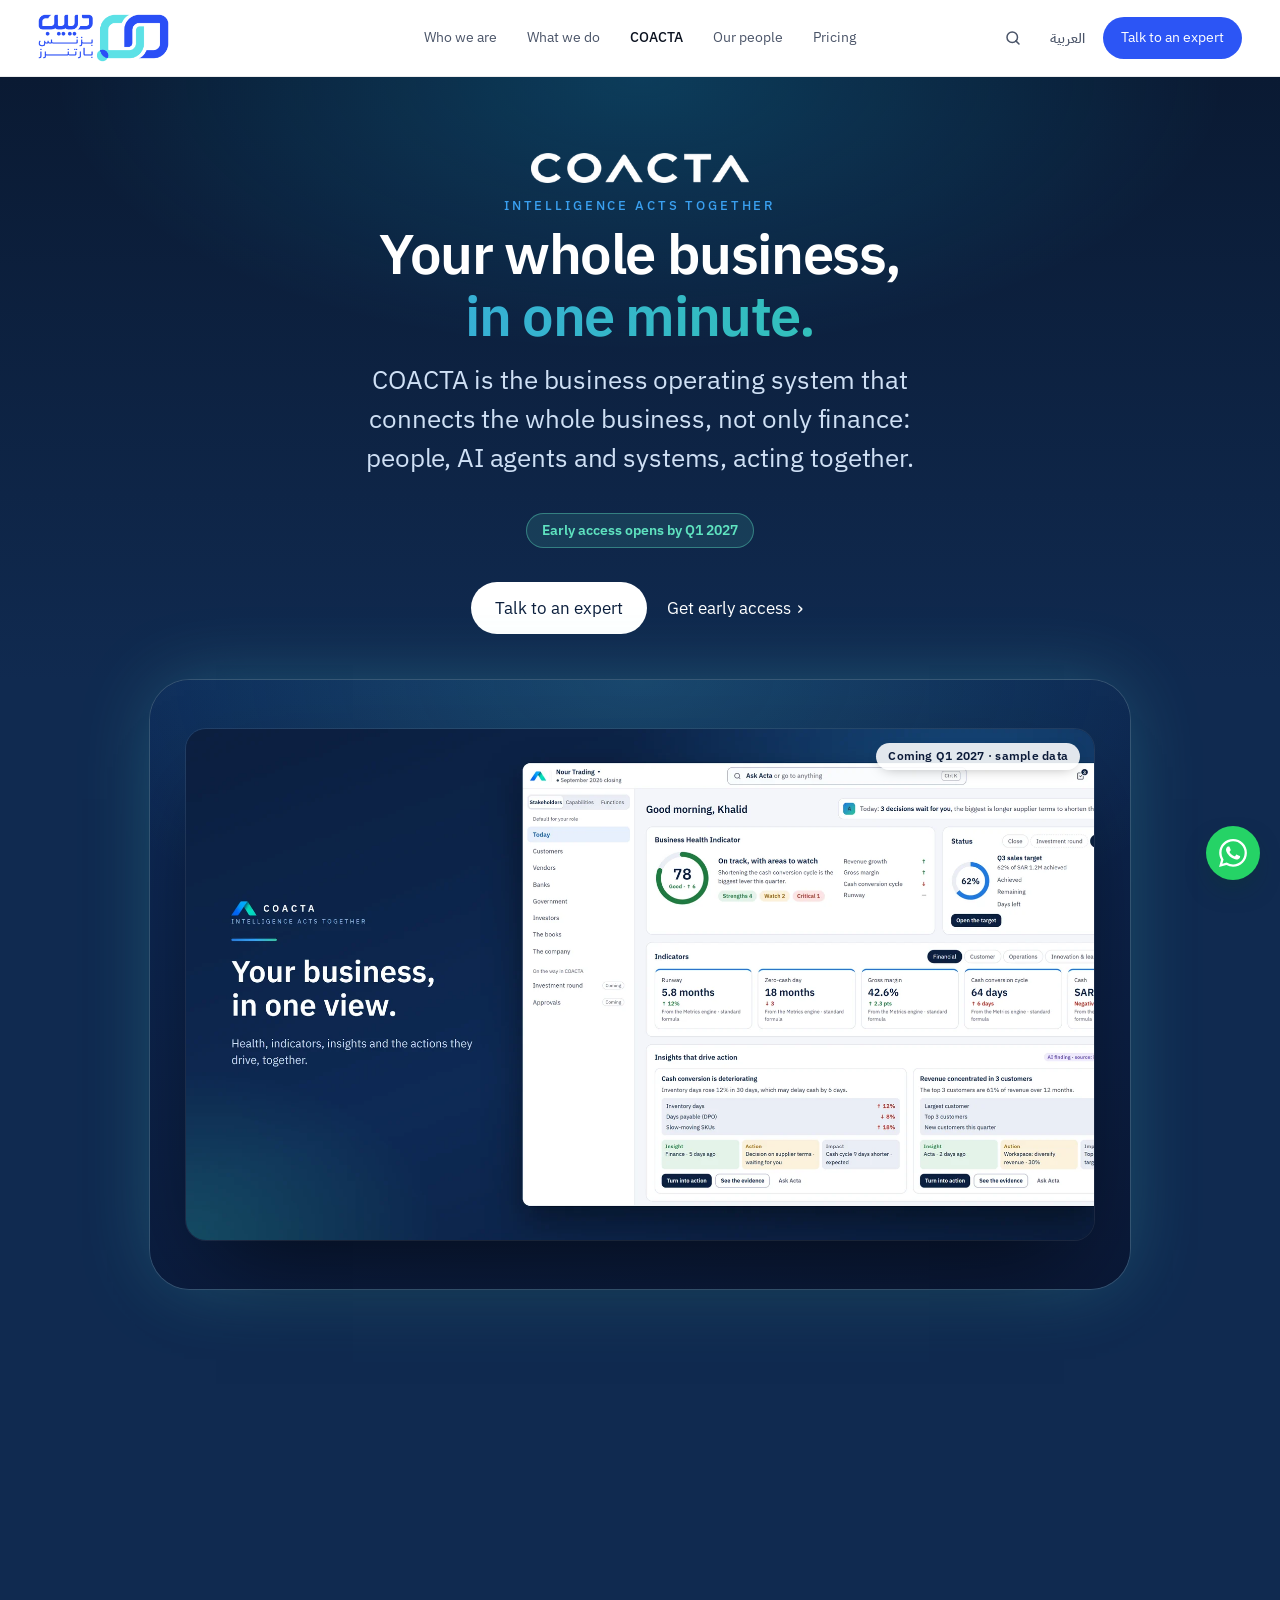
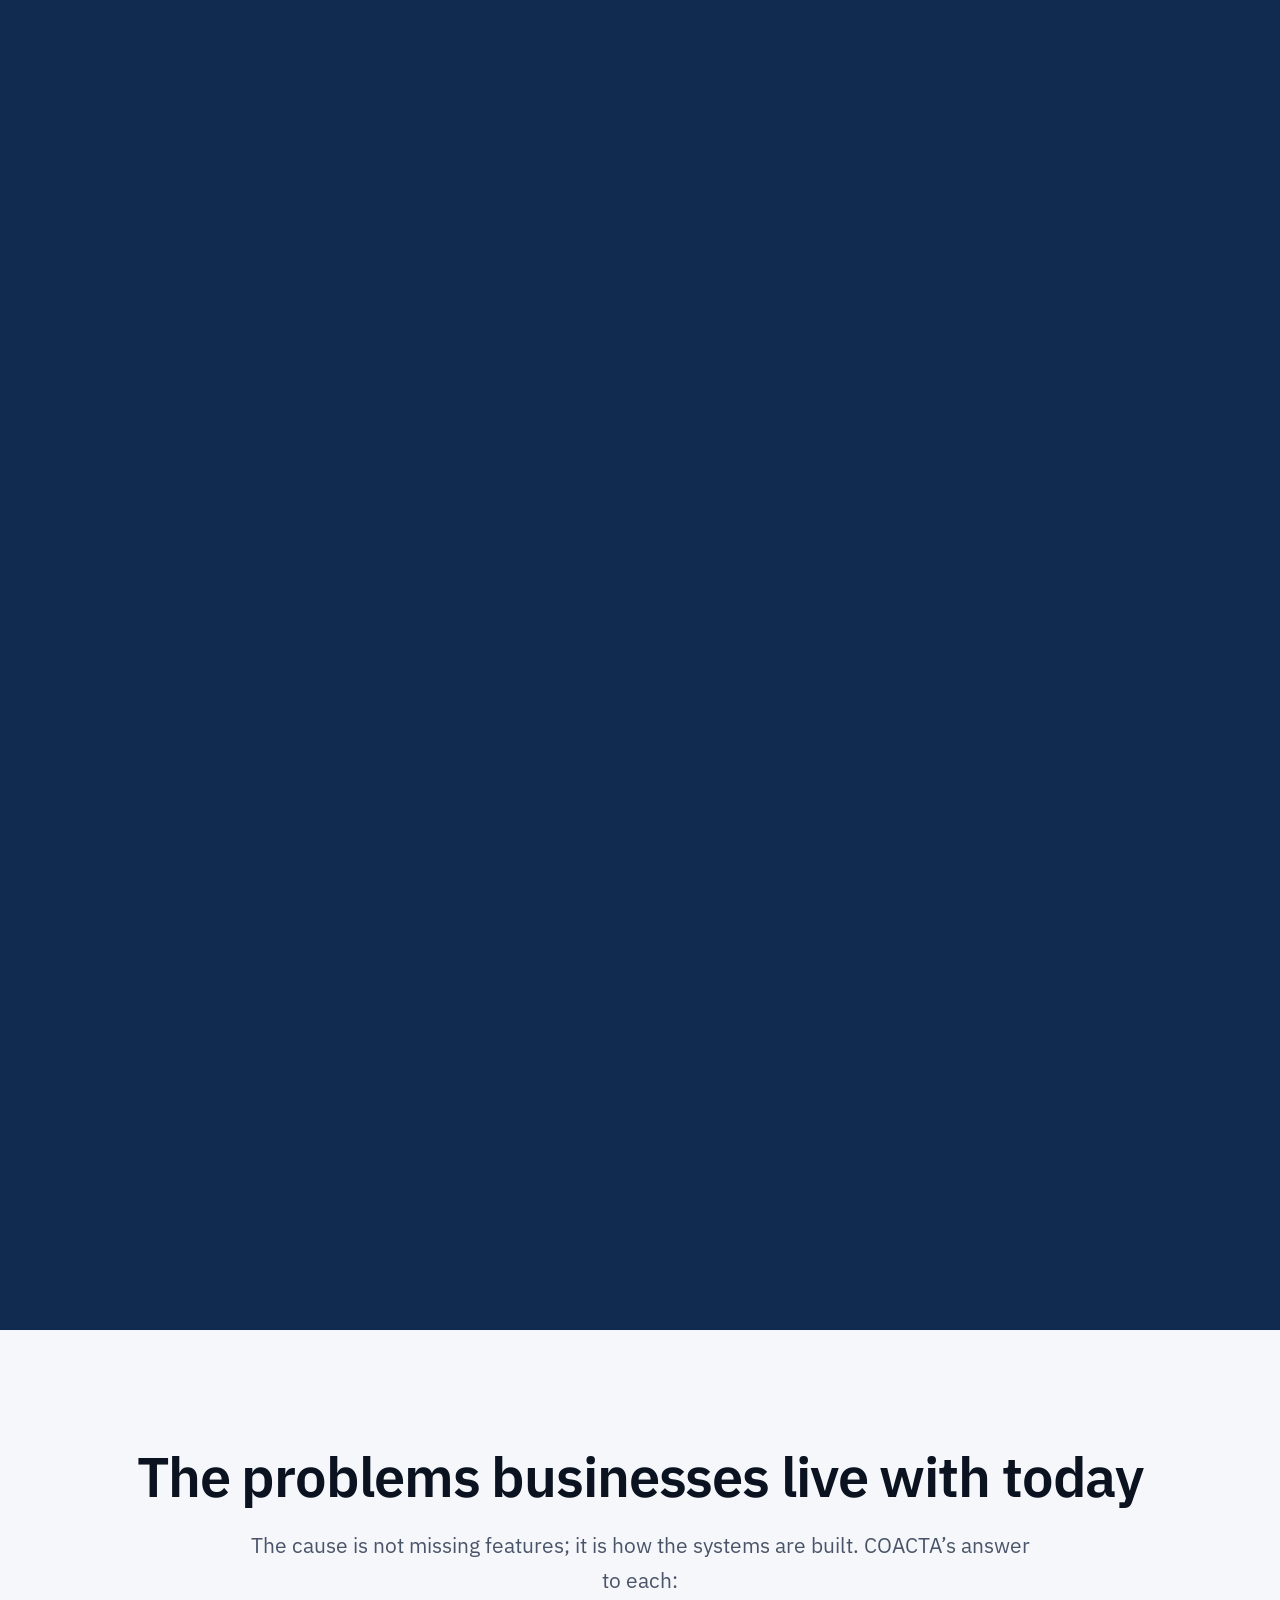
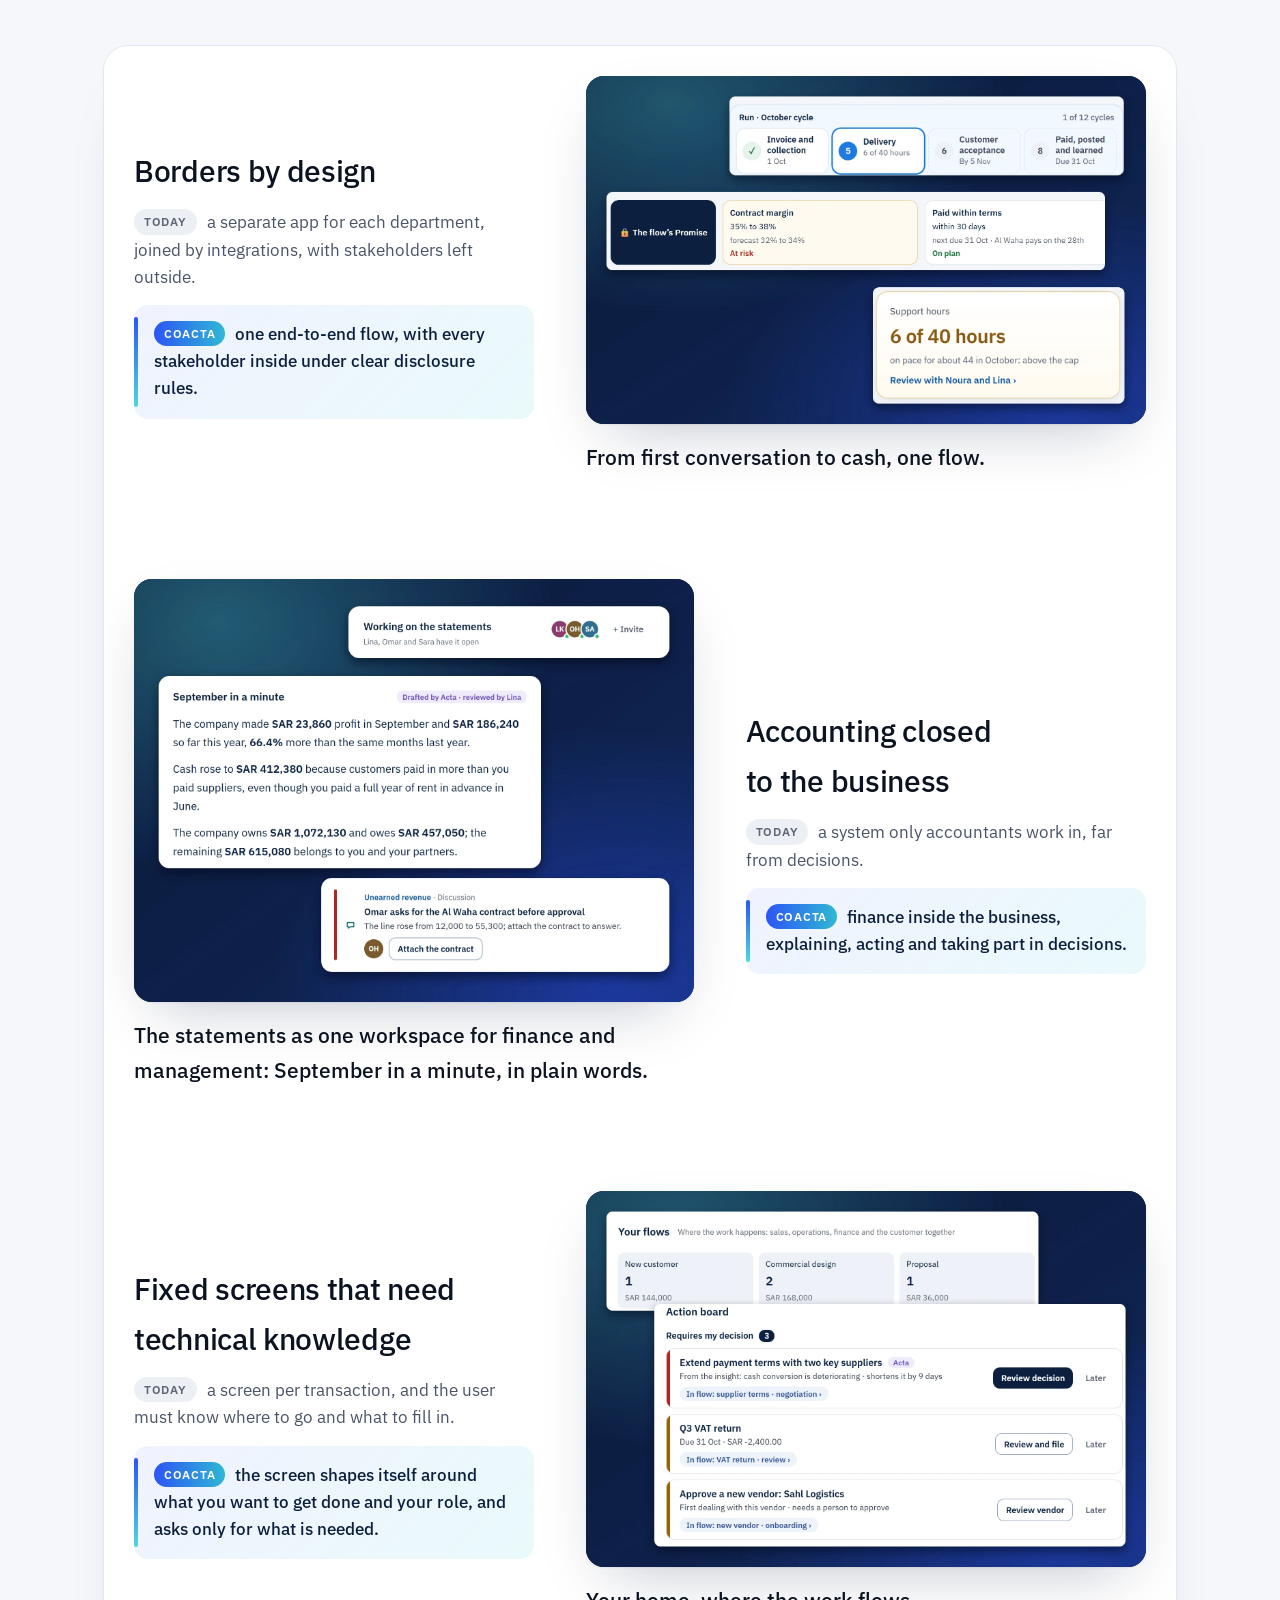
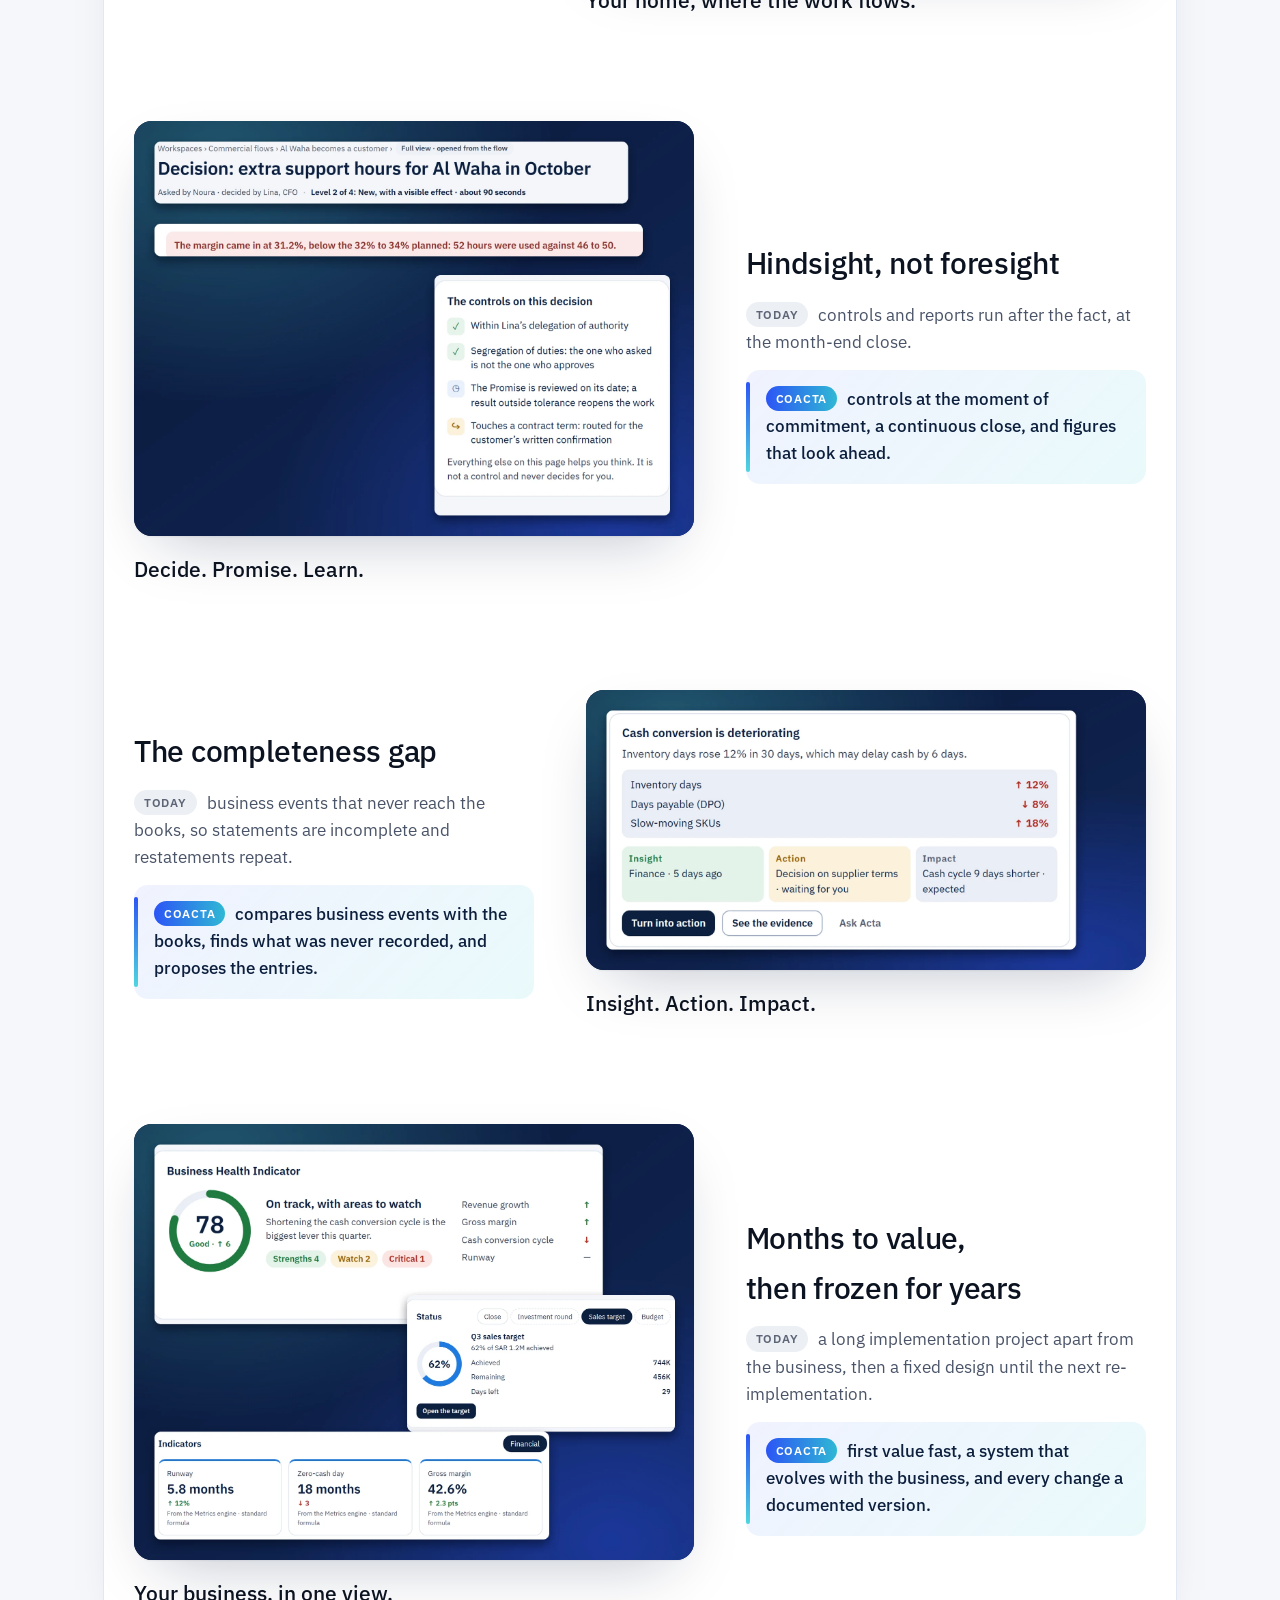
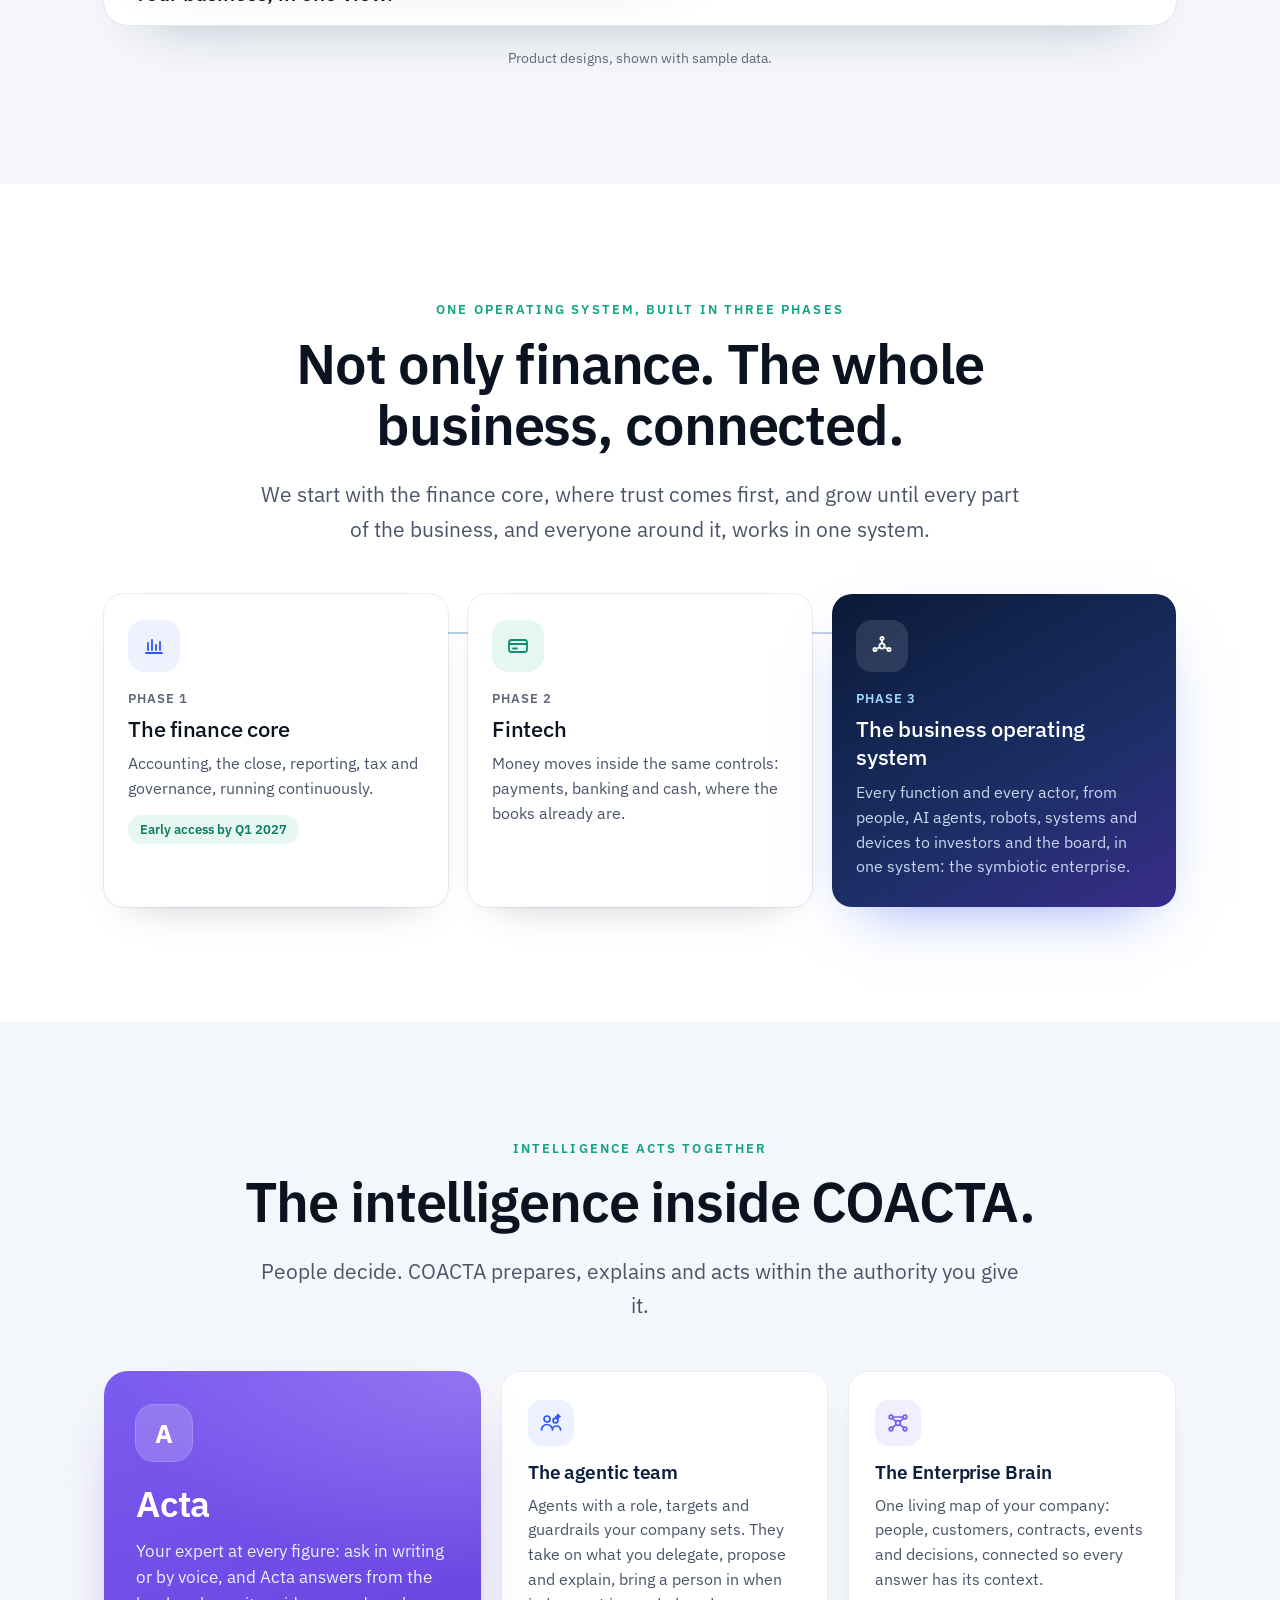
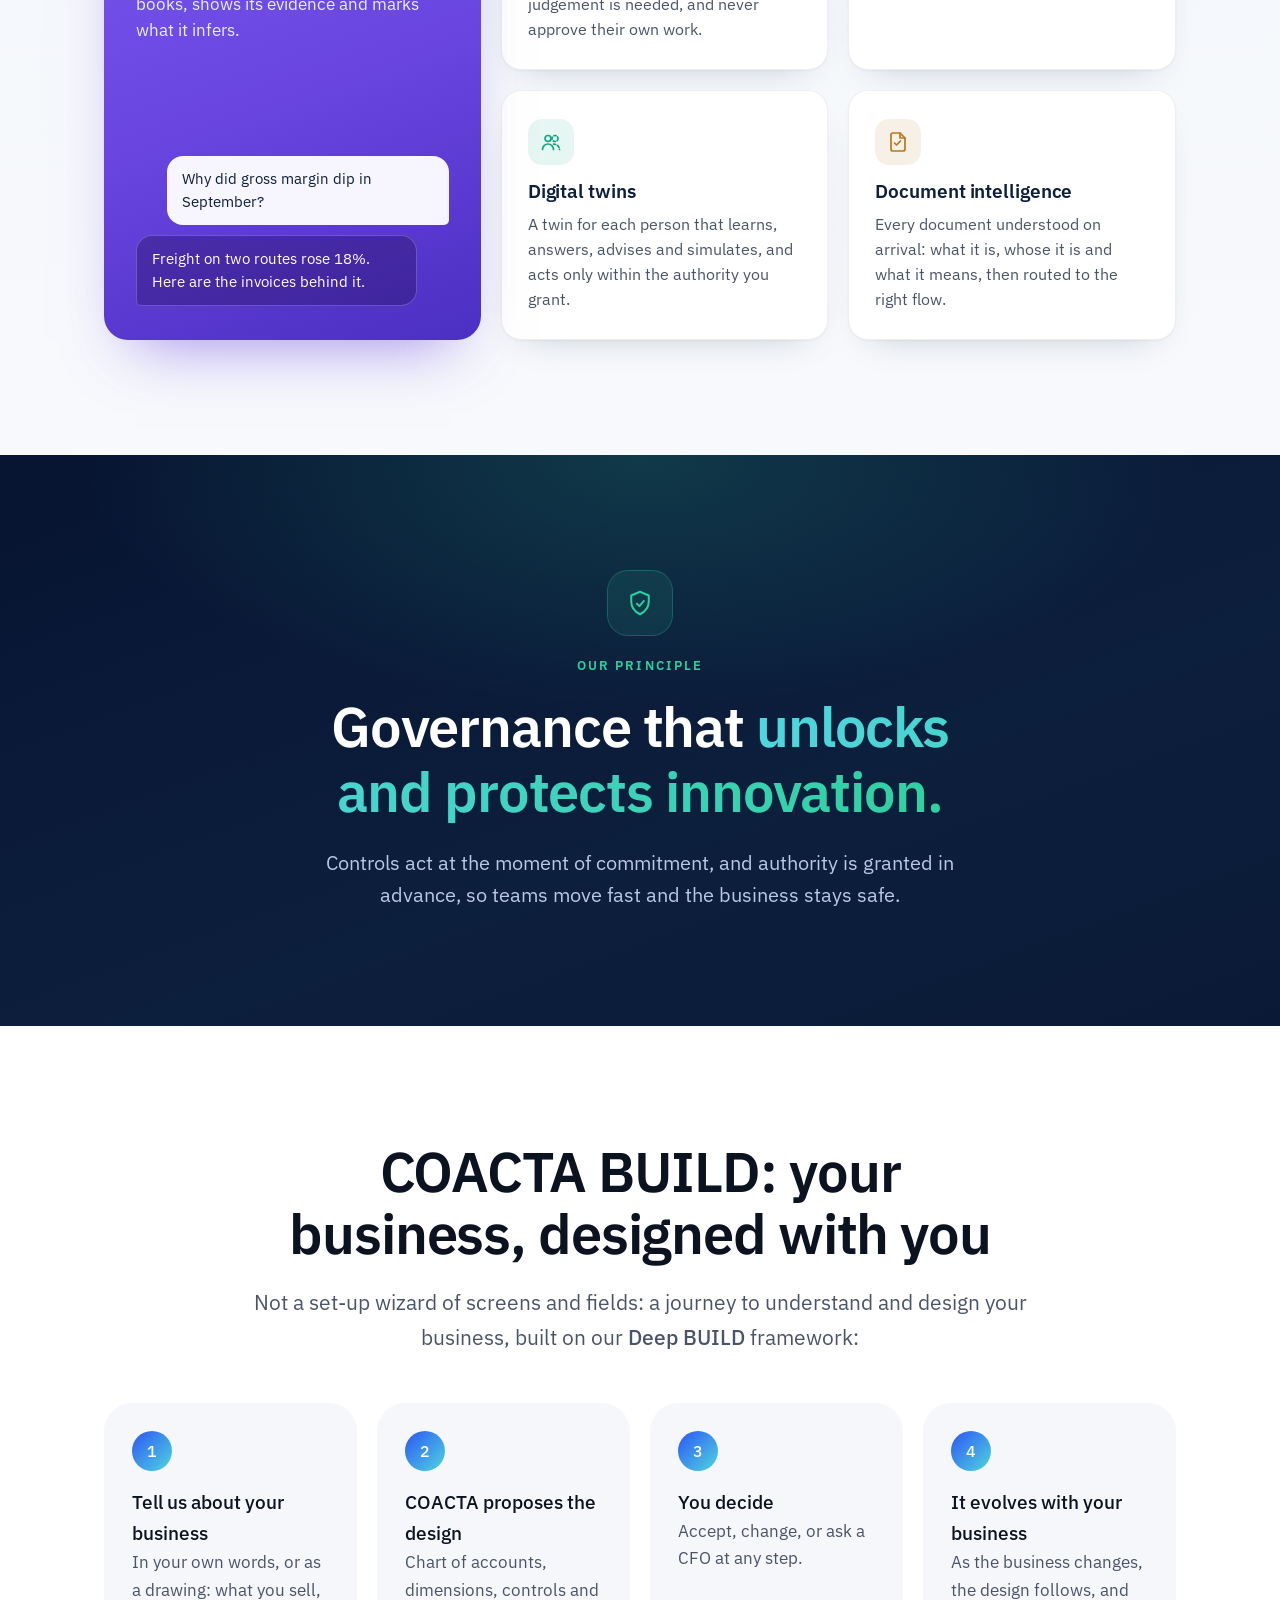
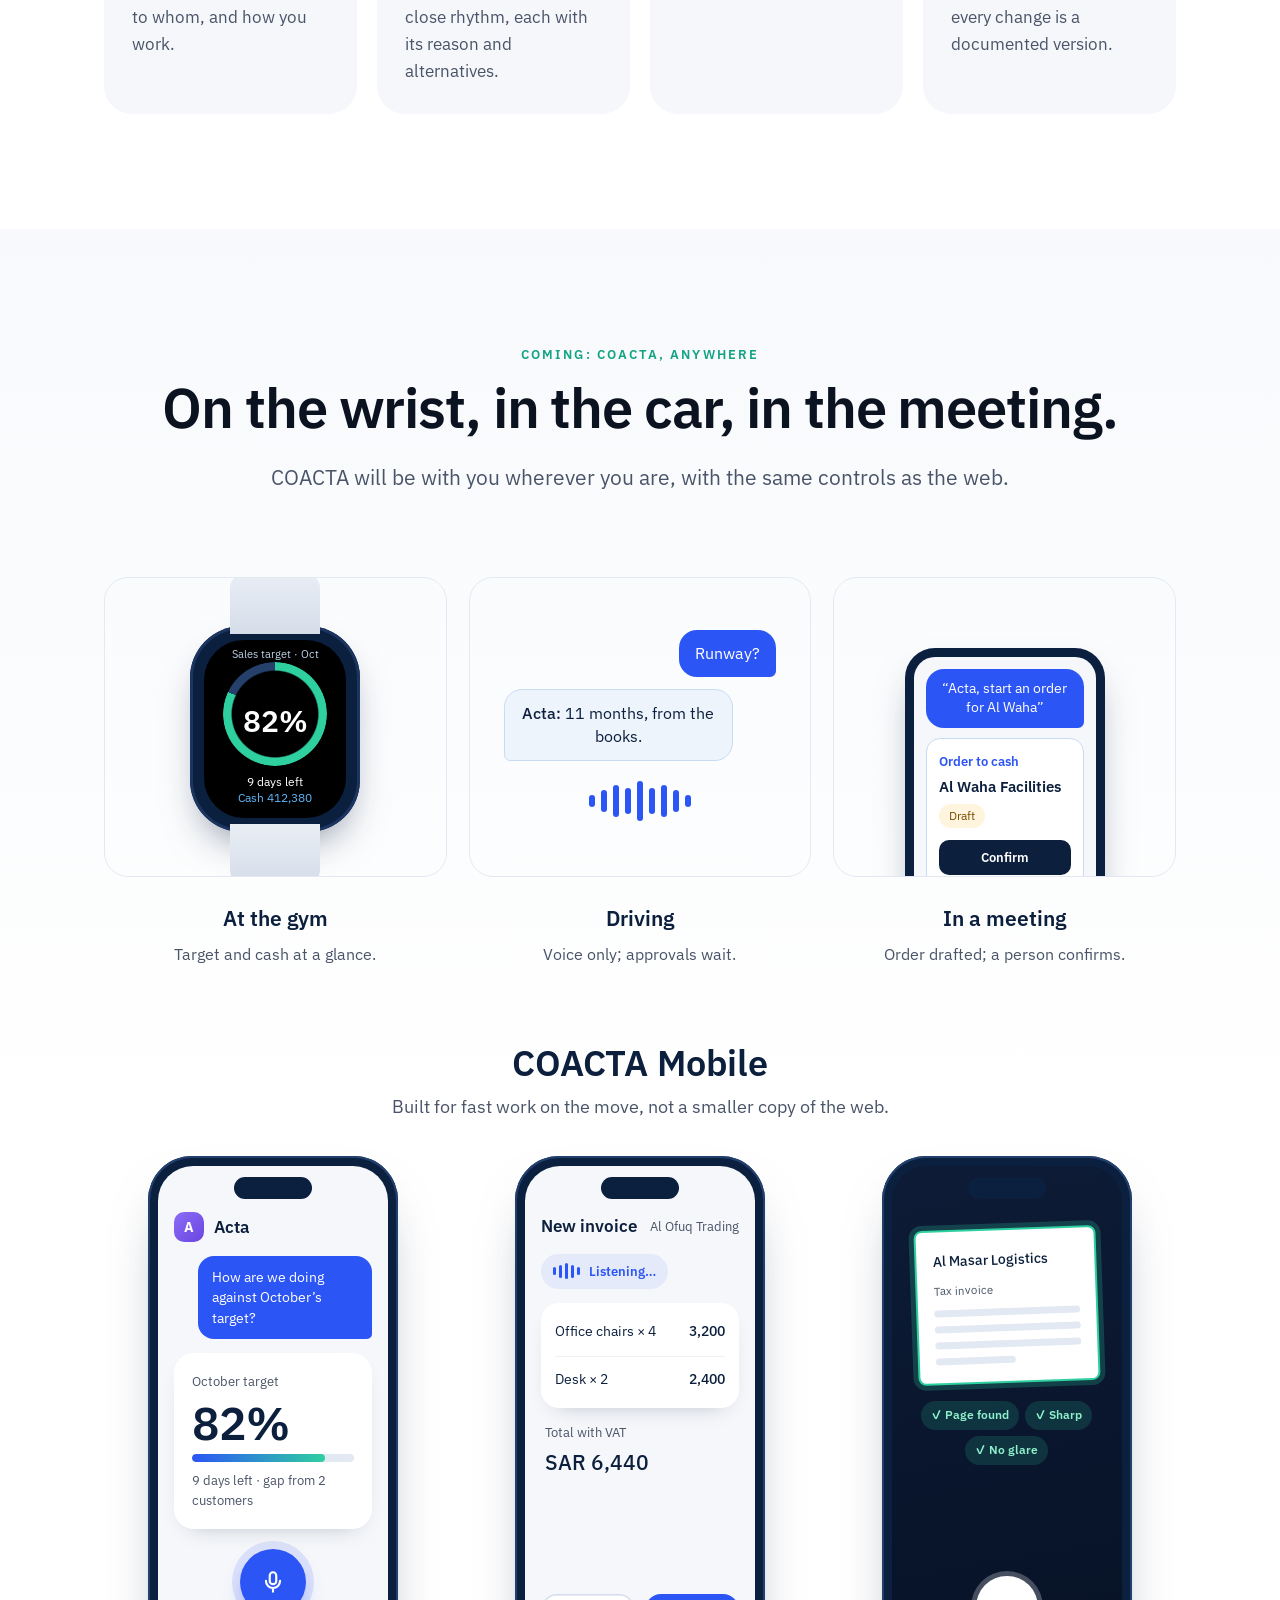
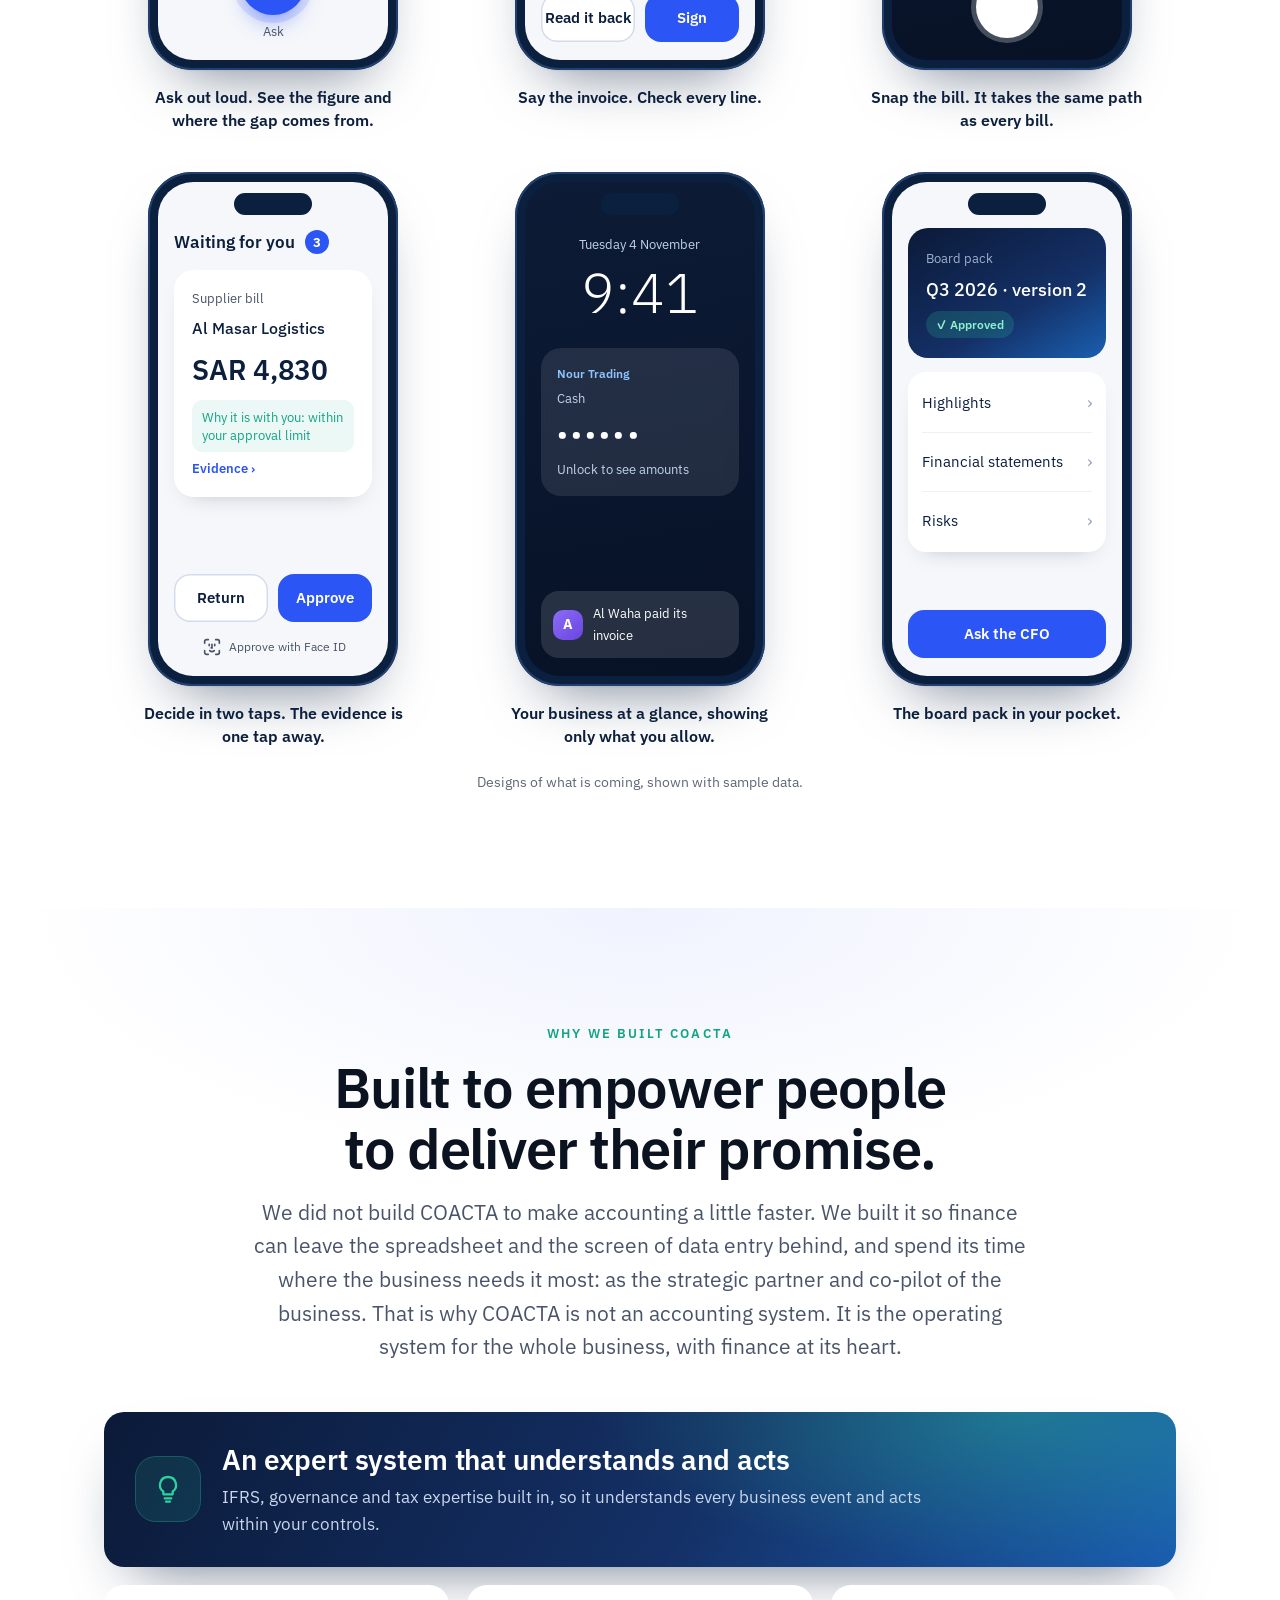
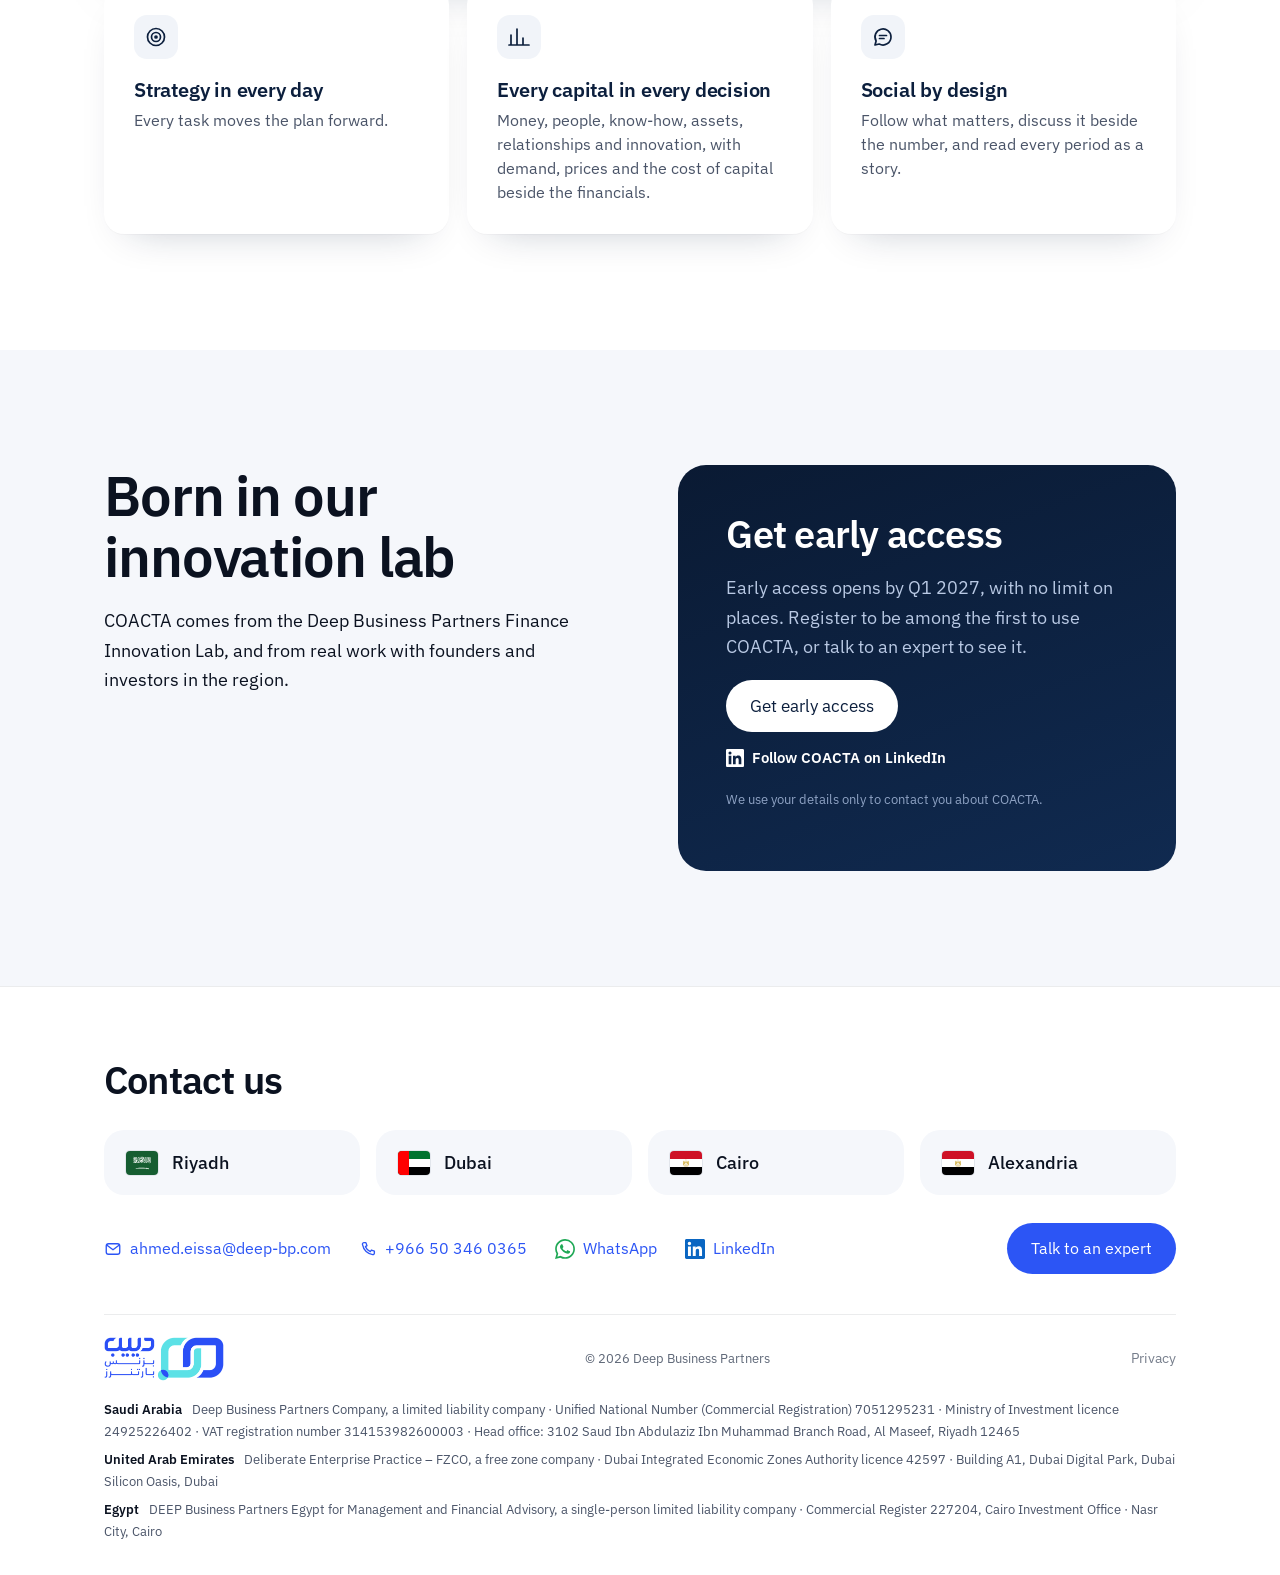
<file: coacta.html>
<!doctype html>
<html lang="ar" dir="rtl">
<head>
<meta charset="utf-8">
<script>/* Decide the language before the first paint, so an English visitor never sees Arabic flash first. */(function(){try{var q=(location.search.match(/[?&]lang=(ar|en)/)||[])[1],s=null;try{s=localStorage.getItem("dbp-lang")}catch(e){}var l=q||s||((navigator.language||"").toLowerCase().indexOf("ar")===0?"ar":"en");if(l!=="ar"){var h=document.documentElement;h.lang="en";h.dir="ltr";h.classList.add("lang-pending");setTimeout(function(){h.classList.remove("lang-pending")},1500)}}catch(e){}})();</script>
<meta name="viewport" content="width=device-width,initial-scale=1">
<title>كو أكتا · دييب بزنس بارتنرز</title>
<meta name="description" content="كو أكتا، نظام تشغيل الأعمال المبني على الذكاء الاصطناعي من دييب بزنس بارتنرز: المالية والحوكمة والقرارات، يعمل فيه الناس ووكلاء الذكاء الاصطناعي معًا. سجّل للوصول المبكر.">
<link rel="canonical" href="https://deep-bp.com/coacta.html?lang=ar">
<link rel="alternate" hreflang="ar" href="https://deep-bp.com/coacta.html?lang=ar">
<link rel="alternate" hreflang="en" href="https://deep-bp.com/coacta.html?lang=en">
<link rel="alternate" hreflang="x-default" href="https://deep-bp.com/coacta.html">
<meta name="theme-color" content="#ffffff">
<meta property="og:type" content="website">
<meta property="og:site_name" content="Deep Business Partners">
<meta property="og:title" content="COACTA · Intelligence Acts Together · كو أكتا">
<meta property="og:description" content="COACTA, the AI-native business operating system by Deep Business Partners: finance, governance and decisions, with people and AI agents acting together. Get early access.">
<meta property="og:url" content="https://deep-bp.com/coacta.html">
<meta property="og:image" content="https://deep-bp.com/assets/og/og-coacta.png">
<meta property="og:image:width" content="1200">
<meta property="og:image:height" content="630">
<meta property="og:image:alt" content="COACTA · Intelligence Acts Together · كو أكتا">
<meta property="og:locale" content="ar_SA">
<meta property="og:locale:alternate" content="en_US">
<meta name="twitter:card" content="summary_large_image">
<meta name="twitter:title" content="COACTA · Intelligence Acts Together · كو أكتا">
<meta name="twitter:description" content="COACTA, the AI-native business operating system by Deep Business Partners: finance, governance and decisions, with people and AI agents acting together. Get early access.">
<meta name="twitter:image" content="https://deep-bp.com/assets/og/og-coacta.png">
<script type="application/json" id="page-meta">{"ar":{"t":"كو أكتا · دييب بزنس بارتنرز","d":"كو أكتا، نظام تشغيل الأعمال المبني على الذكاء الاصطناعي من دييب بزنس بارتنرز: المالية والحوكمة والقرارات، يعمل فيه الناس ووكلاء الذكاء الاصطناعي معًا. سجّل للوصول المبكر."},"en":{"t":"COACTA · Intelligence Acts Together","d":"COACTA, the AI-native business operating system by Deep Business Partners: finance, governance and decisions, with people and AI agents acting together. Get early access."}}</script>
<link rel="icon" type="image/png" sizes="32x32" href="assets/favicon-32.png">
<link rel="icon" type="image/png" sizes="64x64" href="assets/favicon-64.png">
<link rel="apple-touch-icon" href="assets/apple-touch-icon.png">
<link rel="preconnect" href="https://fonts.googleapis.com"><link rel="preconnect" href="https://fonts.gstatic.com" crossorigin>
<link href="https://fonts.googleapis.com/css2?family=IBM+Plex+Sans+Arabic:wght@400;500;600;700&family=IBM+Plex+Sans:wght@400;500;600;700&display=swap" rel="stylesheet">
<link rel="stylesheet" href="assets/site.css?v=ab69b21386">
</head>
<body>
<a class="skip" data-lang="ar" href="#ar">انتقل إلى المحتوى</a><a class="skip" data-lang="en" hidden href="#en">Skip to content</a>
<header class="top">
  <div class="bar">
    <a class="brand" href="index.html"><img src="assets/dbp-logo.png" alt="Deep Business Partners · دييب بزنس بارتنرز" width="951" height="349"></a>
    <nav class="pages" aria-label="Pages">
      <a href="index.html"><span data-lang="ar">من نحن</span><span data-lang="en" hidden>Who we are</span></a>
      <a href="services.html"><span data-lang="ar">منتجاتنا</span><span data-lang="en" hidden>What we do</span></a>
      <a href="coacta.html" aria-current="page"><span data-lang="ar">كو أكتا</span><span data-lang="en" hidden>COACTA</span></a>
      <a href="deepers.html"><span data-lang="ar">فريقنا</span><span data-lang="en" hidden>Our people</span></a>
      <a href="pricing.html"><span data-lang="ar">التسعير</span><span data-lang="en" hidden>Pricing</span></a>
    </nav>
    <div class="bar-actions">
      <button type="button" class="icon-btn" id="search-open" aria-label="Search · بحث"><svg viewBox="0 0 24 24" width="18" height="18" aria-hidden="true"><circle cx="11" cy="11" r="7" fill="none" stroke="currentColor" stroke-width="2"/><path d="M20 20l-4.2-4.2" stroke="currentColor" stroke-width="2" stroke-linecap="round"/></svg></button>
      <div class="switch" role="group" aria-label="Language"><button type="button" id="btn-ar" aria-pressed="true" lang="ar">العربية</button><button type="button" id="btn-en" aria-pressed="false" lang="en">English</button></div>
      <a class="btn bar-btn" href="https://outlook.office.com/bookwithme/user/956fda55a02d4e0395dc4618bb60b095@deep-bp.com?anonymous&amp;ep=bwmEmailSignature" target="_blank" rel="noopener"><span data-lang="ar">تحدّث مع خبير</span><span data-lang="en" hidden>Talk to an expert</span></a>
    </div>
  </div>
</header>
<div class="search-overlay" id="search" hidden>
  <div class="search-box" role="dialog" aria-modal="true" aria-label="Search">
    <div class="search-field"><svg viewBox="0 0 24 24" width="18" height="18" aria-hidden="true"><circle cx="11" cy="11" r="7" fill="none" stroke="currentColor" stroke-width="2"/><path d="M20 20l-4.2-4.2" stroke="currentColor" stroke-width="2" stroke-linecap="round"/></svg><input id="search-input" type="search" autocomplete="off" placeholder=""><button type="button" class="search-close" id="search-close" aria-label="Close">Esc</button></div>
    <ul class="search-results" id="search-results"></ul>
  </div>
</div>

<main id="ar" lang="ar" dir="rtl" tabindex="-1">
  <section class="hero coacta" id="s-1"><div class="wrap">
    <img class="wordmark" src="assets/coacta-wordmark.png" alt="COACTA" width="330" height="40">
    <p class="tagline" lang="en">Intelligence Acts Together</p>
    <h1>أعمالك كلها، <span class="accent">في دقيقة.</span></h1>
    <p class="lead">كو أكتا نظام تشغيل للأعمال يربط المنشأة كلها، لا المالية وحدها: الناس ووكلاء الذكاء الاصطناعي والأنظمة، يعملون معًا.</p>
    <p class="status-pill">الوصول المبكر يُفتح بحلول الربع الأول من 2027</p>
    <div class="actions"><a class="btn" href="https://outlook.office.com/bookwithme/user/956fda55a02d4e0395dc4618bb60b095@deep-bp.com?anonymous&amp;ep=bwmEmailSignature" target="_blank" rel="noopener">تحدّث مع خبير</a><a class="btn ghost" href="early-access.html">سجّل للوصول المبكر</a></div>

  </div></section>
  <section class="stage-scroll dark" data-span="1.25" aria-label="كو أكتا: أعمالك في نظرة واحدة"><div class="stage-sticky"><div class="stage-panel">
    <figure class="hero-frame"><img src="assets/screens/hero-home-ar.webp" alt="كو أكتا: أعمالك في نظرة واحدة. صحة الأعمال ومؤشراتها ورؤاها، والإجراءات التي تقود إليها، معًا." width="1800" height="1013"><span class="sample-tag">قريبًا في الربع الأول 2027 · بيانات توضيحية</span></figure>
  </div></div></section>

  <section class="block alt" id="s-3"><div class="wrap">
    <h2>مشكلات تعيشها الأعمال اليوم</h2>
    <p>ليست ميزات ناقصة، بل طريقة بناء الأنظمة نفسها. وهذه إجابة كو أكتا عن كل منها:</p>
    <ul class="themes story">
      <li class="theme-row">
        <div class="theme-text"><strong>أنظمة صُمّمت لتفصل بين الأقسام</strong><span class="today"><em class="tag">اليوم</em>تطبيقات منفصلة لكل قسم، تربطها واجهات برمجية، ويبقى أصحاب المصلحة خارجها.</span><span class="answer"><em class="tag">كو أكتا</em>مسار عمل واحد من البداية إلى النهاية، يدخله كل أصحاب المصلحة وفق قواعد إفصاح واضحة.</span></div>
        <figure class="screen mkt"><a href="assets/screens/flows-o2c-al-waha-ar.webp" target="_blank" rel="noopener"><img src="assets/screens/flows-o2c-al-waha-ar.webp" alt="من أول تواصل إلى التحصيل، مسار واحد." loading="lazy" width="1400"></a><figcaption><strong>من أول تواصل إلى التحصيل، مسار واحد.</strong></figcaption></figure>
      </li>
      <li class="theme-row">
        <div class="theme-text"><strong>محاسبة بمعزل عن الأعمال</strong><span class="today"><em class="tag">اليوم</em>نظام بُني ليعمل فيه المحاسبون وحدهم، بعيدًا عن القرار.</span><span class="answer"><em class="tag">كو أكتا</em>مالية جزء من العمل نفسه: تتحدث وتتصرف وتشارك في القرار.</span></div>
        <figure class="screen mkt"><a href="assets/screens/statements-workspace-ar.webp" target="_blank" rel="noopener"><img src="assets/screens/statements-workspace-ar.webp" alt="القوائم المالية مساحة عمل واحدة للمالية والإدارة، ومعها «سبتمبر في دقيقة» بلغة واضحة للمؤسس." loading="lazy" width="1400"></a><figcaption><strong>القوائم المالية مساحة عمل واحدة للمالية والإدارة، ومعها «سبتمبر في دقيقة»، بلغة يفهمها المؤسس.</strong></figcaption></figure>
      </li>
      <li class="theme-row">
        <div class="theme-text"><strong>شاشات ثابتة تحتاج خبرة تقنية</strong><span class="today"><em class="tag">اليوم</em>شاشة لكل معاملة، وعلى المستخدم أن يعرف أين يذهب وماذا يملأ.</span><span class="answer"><em class="tag">كو أكتا</em>تتشكّل الشاشة بحسب دورك وما تريد إنجازه، ولا تسأل إلا عمّا يلزم.</span></div>
        <figure class="screen mkt"><a href="assets/screens/home-with-flows-ar.webp" target="_blank" rel="noopener"><img src="assets/screens/home-with-flows-ar.webp" alt="صفحتك الرئيسية، حيث يجري العمل." loading="lazy" width="1400"></a><figcaption><strong>صفحتك الرئيسية، حيث يجري العمل.</strong></figcaption></figure>
      </li>
      <li class="theme-row">
        <div class="theme-text"><strong>نظرة إلى الماضي لا إلى المستقبل</strong><span class="today"><em class="tag">اليوم</em>تأتي الضوابط والتقارير بعد وقوع الحدث، عند إقفال نهاية الشهر.</span><span class="answer"><em class="tag">كو أكتا</em>ضوابط عند لحظة الالتزام، وإقفال مستمر، وأرقام تستشرف القادم.</span></div>
        <figure class="screen mkt"><a href="assets/screens/decision-and-impact-ar.webp" target="_blank" rel="noopener"><img src="assets/screens/decision-and-impact-ar.webp" alt="قرّر. التزم. تعلّم." loading="lazy" width="1400"></a><figcaption><strong>قرّر. التزم. تعلّم.</strong></figcaption></figure>
      </li>
      <li class="theme-row">
        <div class="theme-text"><strong>فجوة الاكتمال</strong><span class="today"><em class="tag">اليوم</em>أحداث تقع في الأعمال ولا تصل إلى الدفاتر، فتأتي القوائم ناقصة وتتكرر إعادة إصدارها.</span><span class="answer"><em class="tag">كو أكتا</em>يقارن أحداث الأعمال بالدفاتر، ويكتشف ما لم يُسجَّل، ويقترح القيود.</span></div>
        <figure class="screen mkt"><a href="assets/screens/insights-ar.webp" target="_blank" rel="noopener"><img src="assets/screens/insights-ar.webp" alt="رؤية. إجراء. أثر." loading="lazy" width="1400"></a><figcaption><strong>رؤية. إجراء. أثر.</strong></figcaption></figure>
      </li>
      <li class="theme-row">
        <div class="theme-text"><strong>أشهر حتى تظهر القيمة، ثم جمود لسنوات</strong><span class="today"><em class="tag">اليوم</em>مشروع تنفيذ طويل بمعزل عن العمل، ثم تصميم جامد حتى يُعاد التنفيذ من الصفر.</span><span class="answer"><em class="tag">كو أكتا</em>قيمة أولى سريعة، ونظام يتطور مع العمل، وكل تغيير بنسخة موثّقة.</span></div>
        <figure class="screen mkt"><a href="assets/screens/founder-ar.webp" target="_blank" rel="noopener"><img src="assets/screens/founder-ar.webp" alt="أعمالك في نظرة واحدة." loading="lazy" width="1400"></a><figcaption><strong>أعمالك في نظرة واحدة.</strong></figcaption></figure>
      </li>
    </ul>
      <p class="sample-note">تصاميم المنتج معروضة ببيانات توضيحية.</p>
  </div></section>

  <section class="block phases" id="phases-ar"><div class="wrap">
    <span class="kicker">نظام تشغيل واحد، نبنيه على ثلاث مراحل</span>
    <h2>لا للمالية وحدها، بل للمنشأة كلها، مترابطة.</h2>
    <p>نبدأ من حيث تحتاج كل منشأة إلى الثقة أولًا، ونتوسّع حتى يعمل كل جزء من المنشأة، وكل من حولها، في نظام واحد.</p>
    <ol class="ph-track">
      <li class="ph ph-1"><span class="ph-ic"><svg viewBox="0 0 24 24" width="24" height="24" fill="none" stroke="currentColor" stroke-width="1.8" stroke-linecap="round" stroke-linejoin="round" aria-hidden="true"><path d="M4 19h16M6 16V9M10 16V6M14 16v-5M18 16V8"/></svg></span><span class="ph-n">المرحلة 1</span><h3>النواة المالية</h3><p>المحاسبة والإقفال والتقارير والضرائب والحوكمة، تعمل باستمرار.</p><span class="ph-when">الوصول المبكر بحلول الربع الأول من 2027</span></li>
      <li class="ph ph-2"><span class="ph-ic"><svg viewBox="0 0 24 24" width="24" height="24" fill="none" stroke="currentColor" stroke-width="1.8" stroke-linecap="round" stroke-linejoin="round" aria-hidden="true"><rect x="3" y="6" width="18" height="12" rx="2.5"/><path d="M3 10h18M7 14.5h4"/></svg></span><span class="ph-n">المرحلة 2</span><h3>التقنية المالية</h3><p>تتحرّك الأموال ضمن الضوابط نفسها: المدفوعات والبنوك والنقد، في المنصة نفسها التي تضم الدفاتر.</p></li>
      <li class="ph ph-3"><span class="ph-ic"><svg viewBox="0 0 24 24" width="24" height="24" fill="none" stroke="currentColor" stroke-width="1.8" stroke-linecap="round" stroke-linejoin="round" aria-hidden="true"><circle cx="12" cy="12" r="2.6"/><circle cx="12" cy="4.5" r="1.6"/><circle cx="19" cy="15.5" r="1.6"/><circle cx="5" cy="15.5" r="1.6"/><path d="M12 6.1v3.3M17.6 14.7l-3.3-1.5M6.4 14.7l3.3-1.5"/></svg></span><span class="ph-n">المرحلة 3</span><h3>نظام تشغيل الأعمال</h3><p>كل وظيفة وكل طرف، من الناس ووكلاء الذكاء الاصطناعي والروبوتات والأنظمة والأجهزة إلى المستثمرين ومجلس الإدارة، في نظام واحد: المنشأة التكاملية.</p></li>
    </ol>
  </div></section>

  <section class="block intel" id="intel-ar"><div class="wrap">
    <span class="kicker">الذكاء يعمل معًا</span>
    <h2>الذكاء داخل كو أكتا.</h2>
    <p>الإنسان يقرّر، والذكاء يُعِدّ ويشرح ويتصرّف ضمن الصلاحيات التي تمنحها له.</p>
    <div class="intel-grid">
      <div class="acta-card"><span class="acta-mark" aria-hidden="true">A</span><h3>أكتا</h3><p>خبيرك عند كل رقم: اسأله كتابةً أو بصوتك، فيجيبك أكتا من الدفاتر، ويُظهر دليله، ويفرّق بين ما في الدفاتر وما يستنتجه هو.</p>
        <div class="acta-chat" aria-hidden="true"><span class="q">لماذا تراجع هامش الربح الإجمالي في سبتمبر؟</span><span class="r">ارتفعت تكلفة الشحن 18% على مسارين، وإليك الفواتير التي تثبت ذلك.</span></div></div>
      <div class="intel-item i-agents"><span class="ii" aria-hidden="true"><svg viewBox="0 0 24 24" width="24" height="24" fill="none" stroke="currentColor" stroke-width="1.7" stroke-linecap="round" stroke-linejoin="round"><circle cx="8" cy="8" r="3"/><circle cx="16.5" cy="9.5" r="2.4"/><path d="M2.5 19a5.5 5.5 0 0 1 11 0M13.5 19a4 4 0 0 1 8 0"/><path d="M19 3.5l.6 1.4 1.4.6-1.4.6-.6 1.4-.6-1.4-1.4-.6 1.4-.6z"/></svg></span><h3>فريق الوكلاء</h3><p>وكلاء لكلٍّ منهم دور وأهداف وضوابط تضعها شركتك. يتولّون ما تفوّضه إليهم، ويقترحون ويشرحون، ويستعينون بالإنسان حين يلزم الحكم المهني، ولا يعتمدون عملهم بأنفسهم أبدًا.</p></div>
      <div class="intel-item i-brain"><span class="ii" aria-hidden="true"><svg viewBox="0 0 24 24" width="24" height="24" fill="none" stroke="currentColor" stroke-width="1.7" stroke-linecap="round" stroke-linejoin="round"><circle cx="12" cy="12" r="2.4"/><circle cx="5" cy="6" r="1.8"/><circle cx="19" cy="6" r="1.8"/><circle cx="5" cy="18" r="1.8"/><circle cx="19" cy="18" r="1.8"/><path d="M6.4 7.3l3.8 3.2M17.6 7.3l-3.8 3.2M6.4 16.7l3.8-3.2M17.6 16.7l-3.8-3.2M6.8 6h10.4"/></svg></span><h3>العقل المؤسسي</h3><p>خريطة حيّة واحدة لشركتك: الناس والعملاء والعقود والأحداث والقرارات، مترابطة كي يأتي كل جواب في سياقه.</p></div>
      <div class="intel-item i-twin"><span class="ii" aria-hidden="true"><svg viewBox="0 0 24 24" width="24" height="24" fill="none" stroke="currentColor" stroke-width="1.7" stroke-linecap="round" stroke-linejoin="round"><circle cx="9" cy="8.5" r="3"/><path d="M3.5 19.5a5.5 5.5 0 0 1 11 0"/><circle cx="16" cy="8.5" r="3" stroke-dasharray="2.2 2"/><path d="M14.6 14.2a5.5 5.5 0 0 1 5.9 5.3" stroke-dasharray="2.2 2"/></svg></span><h3>التوائم الرقمية</h3><p>لكل شخص توأم يتعلّم ويجيب وينصح ويحاكي، ولا يتصرّف إلا ضمن الصلاحيات التي تمنحها له.</p></div>
      <div class="intel-item i-docs"><span class="ii" aria-hidden="true"><svg viewBox="0 0 24 24" width="24" height="24" fill="none" stroke="currentColor" stroke-width="1.7" stroke-linecap="round" stroke-linejoin="round"><path d="M14 3H7a2 2 0 0 0-2 2v14a2 2 0 0 0 2 2h10a2 2 0 0 0 2-2V8z"/><path d="M14 3v5h5"/><path d="M8.5 13l2 2 4-4"/></svg></span><h3>ذكاء المستندات</h3><p>يفهم كو أكتا كل مستند لحظة وصوله: ما هو، ولمن هو، وما أثره، ثم يوجّهه إلى المسار الصحيح.</p></div>
    </div>
  </div></section>

  <section class="block gov-band" id="gov-ar"><div class="wrap">
    <span class="gov-icon" aria-hidden="true"><svg viewBox="0 0 24 24" width="30" height="30" fill="none" stroke="currentColor" stroke-width="1.6" stroke-linecap="round" stroke-linejoin="round"><path d="M12 3l7 3v5c0 4.6-3 8-7 10-4-2-7-5.4-7-10V6z"/><path d="M9.5 12.5l2 2 3.5-4"/></svg></span>
    <span class="kicker">مبدؤنا</span>
    <p class="gov-line">حوكمة <em>تُطلق الابتكار وتحميه.</em></p>
    <p class="gov-sub">تعمل الضوابط عند لحظة الالتزام، وتُمنح الصلاحيات مسبقًا، فتتحرك الفرق بسرعة وتبقى الأعمال في أمان.</p>
  </div></section>

  <section class="block" id="s-4"><div class="wrap">
    <h2>كو أكتا BUILD: نصمّم أعمالك معك</h2>
    <p>بدلًا من معالج إعداد بشاشات وحقول، نأخذك في رحلة لفهم أعمالك وتصميمها، مبنية على إطار <strong>Deep BUILD</strong> من دييب بزنس بارتنرز:</p>
    <ol class="steps">
      <li><strong>احكِ عن أعمالك</strong><br>بكلماتك، أو ارسمها: ماذا تبيع، ولمن، وكيف تعمل.</li>
      <li><strong>يقترح كو أكتا التصميم</strong><br>دليل الحسابات والأبعاد التحليلية والضوابط ودورة الإقفال، ولكل اقتراح سببه وبدائله.</li>
      <li><strong>أنت تقرّر</strong><br>تقبل أو تعدّل أو تسأل مديرًا ماليًا في أي خطوة.</li>
      <li><strong>يتطور مع أعمالك</strong><br>كلما تغيّرت أعمالك تطوّر التصميم، وكل تغيير بنسخة موثّقة.</li>
    </ol>
  </div></section>

  <section class="block anywhere" id="anywhere-ar"><div class="wrap">
    <span class="kicker">قريبًا: كو أكتا في كل مكان</span>
    <h2>على المعصم، وفي السيارة، وفي الاجتماع.</h2>
    <p>سيكون كو أكتا معك أينما كنت، وبالضوابط نفسها التي تعمل بها على الويب.</p>
    <ul class="moments">
      <li><div class="scene scene-watch" aria-hidden="true"><div class="watch"><div class="watch-face"><span class="ring" style="--p:82"></span><span class="w-l">هدف المبيعات · أكتوبر</span><span class="w-v">82%</span><span class="w-s">9 أيام متبقية</span><span class="w-c">النقد 412,380</span></div></div></div><strong>في النادي الرياضي</strong><span>الهدف والنقد في لمحة.</span></li>
      <li><div class="scene scene-car" aria-hidden="true"><span class="bubble ask">كم شهرًا يكفينا النقد؟</span><span class="bubble reply"><b>أكتا:</b> 11 شهرًا، بحسب الدفاتر.</span><span class="wave"><i></i><i></i><i></i><i></i><i></i><i></i><i></i><i></i><i></i></span></div><strong>أثناء القيادة</strong><span>بالصوت فقط، والاعتمادات تنتظرك.</span></li>
      <li><div class="scene scene-meet" aria-hidden="true"><div class="mini-phone"><span class="bubble ask">«أكتا، أنشئ طلبًا للواحة»</span><div class="order"><span class="o-flow">من الطلب إلى التحصيل</span><span class="o-name">الواحة للمرافق</span><span class="o-state">مسودة</span><span class="o-btn">تأكيد</span></div></div></div><strong>في اجتماع</strong><span>يُجهَّز الطلب مسودةً، ويؤكّده إنسان.</span></li>
    </ul>
    <h3 class="mobile-h">كو أكتا للجوال</h3>
    <p class="mobile-p">صُمّم للعمل السريع أثناء التنقّل، لا نسخةً مصغّرة من الويب.</p>
    <ul class="phones">
      <li><figure><div class="tphone p-ask"><div class="ts"><div class="t-top"><span class="t-acta">A</span><b>أكتا</b></div>
          <span class="t-q">كيف نسير نحو هدف أكتوبر؟</span>
          <div class="t-big"><span class="t-l">هدف أكتوبر</span><span class="t-v">82%</span><span class="t-bar"><i style="width:82%"></i></span><span class="t-s">بقي 9 أيام · سبب الفجوة: عميلان</span></div>
          <div class="t-dock"><span class="t-mic"><svg viewBox="0 0 24 24" width="26" height="26" fill="none" stroke="currentColor" stroke-width="2" stroke-linecap="round"><rect x="9" y="3" width="6" height="11" rx="3"/><path d="M5.5 11a6.5 6.5 0 0 0 13 0M12 17.5V21"/></svg></span><span class="t-cap">اسأل</span></div></div></div><figcaption>اسأل بصوتك، وشاهد الرقم ومن أين تأتي الفجوة.</figcaption></figure></li>
      <li><figure><div class="tphone p-inv"><div class="ts"><div class="t-top"><b>فاتورة جديدة</b><span class="t-sub">شركة الأفق للتجارة</span></div>
          <span class="t-live"><i></i><i></i><i></i><i></i><i></i>أستمع إليك…</span>
          <div class="t-lines"><div><span>كراسي مكتب × 4</span><b>3,200</b></div><div><span>مكتب × 2</span><b>2,400</b></div></div>
          <div class="t-total"><span>الإجمالي مع الضريبة</span><b>6,440 ر.س</b></div>
          <div class="t-btns"><span class="t-btn ghost">اقرأها لي</span><span class="t-btn">وقّع</span></div></div></div><figcaption>أملِ الفاتورة، وراجع كل سطر.</figcaption></figure></li>
      <li><figure><div class="tphone p-cap dark"><div class="ts"><div class="t-doc"><b>المسار للخدمات اللوجستية</b><span>فاتورة ضريبية</span><i></i><i></i><i></i><i class="short"></i></div>
          <div class="t-chips"><span>✓ رُصدت الصفحة</span><span>✓ واضحة</span><span>✓ بلا وهج</span></div>
          <span class="t-shutter"></span></div></div><figcaption>صوّر الفاتورة، فتمضي في مسارها كأي فاتورة أخرى.</figcaption></figure></li>
      <li><figure><div class="tphone p-app"><div class="ts"><div class="t-top"><b>ينتظرك</b><span class="t-count">3</span></div>
          <div class="t-card"><span class="t-l">فاتورة مورّد</span><b class="t-name">المسار للخدمات اللوجستية</b><span class="t-amt">4,830 ر.س</span><span class="t-why">لماذا وصلت إليك: ضمن حدود اعتمادك</span><span class="t-link">الدليل ›</span></div>
          <div class="t-btns"><span class="t-btn ghost">أعِدها</span><span class="t-btn">اعتمد</span></div>
          <span class="t-face"><svg viewBox="0 0 24 24" width="22" height="22" fill="none" stroke="currentColor" stroke-width="1.8" stroke-linecap="round"><path d="M4 8V6a2 2 0 0 1 2-2h2M16 4h2a2 2 0 0 1 2 2v2M20 16v2a2 2 0 0 1-2 2h-2M8 20H6a2 2 0 0 1-2-2v-2M9 9v1.5M15 9v1.5M12 9v4h-1M9.5 16a3.5 3.5 0 0 0 5 0"/></svg>الاعتماد ببصمة الوجه</span></div></div><figcaption>قرّر بلمستين، والدليل على بُعد لمسة.</figcaption></figure></li>
      <li><figure><div class="tphone p-gl dark"><div class="ts"><span class="t-date">الثلاثاء 4 نوفمبر</span><span class="t-time">9:41</span>
          <div class="t-widget"><span class="t-co">نور للتجارة</span><span class="t-l">النقد</span><b>••••••</b><span class="t-s">افتح القفل لرؤية المبالغ</span></div>
          <div class="t-activity"><span class="t-acta">A</span>سدّدت الواحة فاتورتها</div></div></div><figcaption>أعمالك في لمحة، بقدر ما تسمح به.</figcaption></figure></li>
      <li><figure><div class="tphone p-bd"><div class="ts"><div class="t-pack"><span class="t-l">حزمة المجلس</span><b>الربع الثالث 2026 · الإصدار 2</b><span class="t-ok">✓ معتمدة</span></div>
          <div class="t-list"><span>أبرز النتائج<i>›</i></span><span>القوائم المالية<i>›</i></span><span>المخاطر<i>›</i></span></div>
          <span class="t-btn wide">اسأل المدير المالي</span></div></div><figcaption>حزمة المجلس في جيبك.</figcaption></figure></li>
    </ul>
      <p class="sample-note">تصاميم لما هو قادم، ببيانات توضيحية.</p>
  </div></section>

  <section class="block why" id="s-2"><div class="wrap">
    <span class="kicker">لماذا بنينا كو أكتا</span>
    <h2>بُني ليمكّن الناس من الوفاء بوعودهم.</h2>
    <p class="why-lead">لم نبنِ كو أكتا لنجعل المحاسبة أسرع قليلًا. بنيناه لتترك المالية الجداول وشاشات إدخال البيانات خلفها، وتمضي وقتها حيث تحتاجها الأعمال أكثر: شريكًا استراتيجيًا للأعمال ومساعدًا لها في القيادة. ولهذا فكو أكتا ليس نظامًا محاسبيًا، بل نظام تشغيل للأعمال كلها، والمالية في قلبه.</p>
    <ul class="why-grid">
      <li class="w-expert featured"><span class="wi" aria-hidden="true"><svg viewBox="0 0 24 24" width="24" height="24" fill="none" stroke="currentColor" stroke-width="1.7" stroke-linecap="round" stroke-linejoin="round"><path d="M12 3a6 6 0 0 0-3.5 10.9V16h7v-2.1A6 6 0 0 0 12 3z"/><path d="M9.5 19h5M10.5 21.5h3"/></svg></span><h3>نظام خبير يفهم ويتصرّف</h3><p>يحمل خبرة في المعايير الدولية للتقارير المالية والحوكمة والضرائب، فيفهم كل حدث في أعمالك، ويتصرّف ضمن ضوابطك.</p></li>
      <li class="w-strategy"><span class="wi" aria-hidden="true"><svg viewBox="0 0 24 24" width="24" height="24" fill="none" stroke="currentColor" stroke-width="1.7" stroke-linecap="round" stroke-linejoin="round"><circle cx="12" cy="12" r="8.5"/><circle cx="12" cy="12" r="4.5"/><circle cx="12" cy="12" r="1"/></svg></span><h3>الاستراتيجية في العمل اليومي</h3><p>كل مهمة تدفع الخطة إلى الأمام.</p></li>
      <li class="w-econ"><span class="wi" aria-hidden="true"><svg viewBox="0 0 24 24" width="24" height="24" fill="none" stroke="currentColor" stroke-width="1.7" stroke-linecap="round" stroke-linejoin="round"><path d="M4 20V10M10 20V4M16 20v-7M22 20H2"/></svg></span><h3>كل رؤوس الأموال في كل قرار</h3><p>المال والناس والمعرفة والأصول والعلاقات والابتكار، مع الطلب والأسعار وتكلفة رأس المال إلى جانب الأرقام المالية.</p></li>
      <li class="w-social"><span class="wi" aria-hidden="true"><svg viewBox="0 0 24 24" width="24" height="24" fill="none" stroke="currentColor" stroke-width="1.7" stroke-linecap="round" stroke-linejoin="round"><path d="M20 12a8 8 0 0 1-11.8 7L4 20l1.1-4A8 8 0 1 1 20 12z"/><path d="M8.5 10.5h7M8.5 13.5h4.5"/></svg></span><h3>تشاركيّ، يروي القصة</h3><p>تابع أي رقم وناقشه في مكانه، واقرأ قصة كل فترة بأدلتها.</p></li>
    </ul>
  </div></section>

  <section class="block alt" id="s-5"><div class="wrap two">
    <div><h2>من مختبر الابتكار</h2><p>خرج كو أكتا من مختبر الابتكار المالي في دييب بزنس بارتنرز، ومن عمل حقيقي مع مؤسسين ومستثمرين في المنطقة.</p></div>
    <div class="waitlist" id="waitlist-ar"><h2>الوصول المبكر</h2><p>يُفتح الوصول المبكر بحلول الربع الأول من 2027، بلا حدّ للمقاعد. سجّل لتكون من أوائل مستخدمي كو أكتا، أو تحدّث مع خبير ليعرضه عليك.</p><a class="btn" href="early-access.html">سجّل للوصول المبكر</a><a class="co-in" href="https://www.linkedin.com/company/coacta-io/" target="_blank" rel="noopener"><svg viewBox="0 0 24 24" width="18" height="18" aria-hidden="true"><path fill="#0A66C2" d="M20.45 20.45h-3.56v-5.57c0-1.33-.02-3.04-1.85-3.04-1.86 0-2.14 1.45-2.14 2.94v5.67H9.35V9h3.41v1.56h.05c.48-.9 1.64-1.85 3.37-1.85 3.6 0 4.27 2.37 4.27 5.46v6.28zM5.34 7.43a2.06 2.06 0 1 1 0-4.13 2.06 2.06 0 0 1 0 4.13zM7.12 20.45H3.56V9h3.56v11.45zM22.22 0H1.77C.79 0 0 .77 0 1.73v20.54C0 23.23.79 24 1.77 24h20.45c.98 0 1.78-.77 1.78-1.73V1.73C24 .77 23.2 0 22.22 0z"/></svg><span>تابع كو أكتا على LinkedIn</span></a><p class="note" style="text-align:start">لا نستخدم بياناتك إلا للتواصل معك بشأن كو أكتا.</p></div>
  </div></section>
  </main>

<main id="en" lang="en" dir="ltr" tabindex="-1" hidden>
  <section class="hero coacta" id="s-6"><div class="wrap">
    <img class="wordmark" src="assets/coacta-wordmark.png" alt="COACTA" width="330" height="40">
    <p class="tagline">Intelligence Acts Together</p>
    <h1>Your whole business, <span class="accent">in one minute.</span></h1>
    <p class="lead">COACTA is the business operating system that connects the whole business, not only finance: people, AI agents and systems, acting together.</p>
    <p class="status-pill">Early access opens by Q1 2027</p>
    <div class="actions"><a class="btn" href="https://outlook.office.com/bookwithme/user/956fda55a02d4e0395dc4618bb60b095@deep-bp.com?anonymous&amp;ep=bwmEmailSignature" target="_blank" rel="noopener">Talk to an expert</a><a class="btn ghost" href="early-access.html">Get early access</a></div>

  </div></section>
  <section class="stage-scroll dark" data-span="1.25" aria-label="COACTA: your business in one view"><div class="stage-sticky"><div class="stage-panel">
    <figure class="hero-frame"><img src="assets/screens/hero-home-en.webp" alt="COACTA: your business, in one view. Health, indicators, insights and the actions they drive, together." width="1800" height="1013"><span class="sample-tag">Coming Q1 2027 · sample data</span></figure>
  </div></div></section>

  <section class="block alt" id="s-8"><div class="wrap">
    <h2>The problems businesses live with today</h2>
    <p>The cause is not missing features; it is how the systems are built. COACTA’s answer to each:</p>
    <ul class="themes story">
      <li class="theme-row">
        <div class="theme-text"><strong>Borders by design</strong><span class="today"><em class="tag">Today</em>a separate app for each department, joined by integrations, with stakeholders left outside.</span><span class="answer"><em class="tag">COACTA</em>one end-to-end flow, with every stakeholder inside under clear disclosure rules.</span></div>
        <figure class="screen mkt"><a href="assets/screens/flows-o2c-al-waha-en.webp" target="_blank" rel="noopener"><img src="assets/screens/flows-o2c-al-waha-en.webp" alt="From first conversation to cash, one flow." loading="lazy" width="1400"></a><figcaption><strong>From first conversation to cash, one flow.</strong></figcaption></figure>
      </li>
      <li class="theme-row">
        <div class="theme-text"><strong>Accounting closed to the business</strong><span class="today"><em class="tag">Today</em>a system only accountants work in, far from decisions.</span><span class="answer"><em class="tag">COACTA</em>finance inside the business, explaining, acting and taking part in decisions.</span></div>
        <figure class="screen mkt"><a href="assets/screens/statements-workspace-en.webp" target="_blank" rel="noopener"><img src="assets/screens/statements-workspace-en.webp" alt="The statements as one workspace for finance and management, with September in a minute, in plain words for the founder." loading="lazy" width="1400"></a><figcaption><strong>The statements as one workspace for finance and management: September in a minute, in plain words.</strong></figcaption></figure>
      </li>
      <li class="theme-row">
        <div class="theme-text"><strong>Fixed screens that need technical knowledge</strong><span class="today"><em class="tag">Today</em>a screen per transaction, and the user must know where to go and what to fill in.</span><span class="answer"><em class="tag">COACTA</em>the screen shapes itself around what you want to get done and your role, and asks only for what is needed.</span></div>
        <figure class="screen mkt"><a href="assets/screens/home-with-flows-en.webp" target="_blank" rel="noopener"><img src="assets/screens/home-with-flows-en.webp" alt="Your home, where the work flows." loading="lazy" width="1400"></a><figcaption><strong>Your home, where the work flows.</strong></figcaption></figure>
      </li>
      <li class="theme-row">
        <div class="theme-text"><strong>Hindsight, not foresight</strong><span class="today"><em class="tag">Today</em>controls and reports run after the fact, at the month-end close.</span><span class="answer"><em class="tag">COACTA</em>controls at the moment of commitment, a continuous close, and figures that look ahead.</span></div>
        <figure class="screen mkt"><a href="assets/screens/decision-and-impact-en.webp" target="_blank" rel="noopener"><img src="assets/screens/decision-and-impact-en.webp" alt="Decide. Promise. Learn." loading="lazy" width="1400"></a><figcaption><strong>Decide. Promise. Learn.</strong></figcaption></figure>
      </li>
      <li class="theme-row">
        <div class="theme-text"><strong>The completeness gap</strong><span class="today"><em class="tag">Today</em>business events that never reach the books, so statements are incomplete and restatements repeat.</span><span class="answer"><em class="tag">COACTA</em>compares business events with the books, finds what was never recorded, and proposes the entries.</span></div>
        <figure class="screen mkt"><a href="assets/screens/insights-en.webp" target="_blank" rel="noopener"><img src="assets/screens/insights-en.webp" alt="Insight. Action. Impact." loading="lazy" width="1400"></a><figcaption><strong>Insight. Action. Impact.</strong></figcaption></figure>
      </li>
      <li class="theme-row">
        <div class="theme-text"><strong>Months to value, then frozen for years</strong><span class="today"><em class="tag">Today</em>a long implementation project apart from the business, then a fixed design until the next re-implementation.</span><span class="answer"><em class="tag">COACTA</em>first value fast, a system that evolves with the business, and every change a documented version.</span></div>
        <figure class="screen mkt"><a href="assets/screens/founder-en.webp" target="_blank" rel="noopener"><img src="assets/screens/founder-en.webp" alt="Your business, in one view." loading="lazy" width="1400"></a><figcaption><strong>Your business, in one view.</strong></figcaption></figure>
      </li>
    </ul>
      <p class="sample-note">Product designs, shown with sample data.</p>
  </div></section>

  <section class="block phases" id="phases-en"><div class="wrap">
    <span class="kicker">One operating system, built in three phases</span>
    <h2>Not only finance. The whole business, connected.</h2>
    <p>We start with the finance core, where trust comes first, and grow until every part of the business, and everyone around it, works in one system.</p>
    <ol class="ph-track">
      <li class="ph ph-1"><span class="ph-ic"><svg viewBox="0 0 24 24" width="24" height="24" fill="none" stroke="currentColor" stroke-width="1.8" stroke-linecap="round" stroke-linejoin="round" aria-hidden="true"><path d="M4 19h16M6 16V9M10 16V6M14 16v-5M18 16V8"/></svg></span><span class="ph-n">Phase 1</span><h3>The finance core</h3><p>Accounting, the close, reporting, tax and governance, running continuously.</p><span class="ph-when">Early access by Q1 2027</span></li>
      <li class="ph ph-2"><span class="ph-ic"><svg viewBox="0 0 24 24" width="24" height="24" fill="none" stroke="currentColor" stroke-width="1.8" stroke-linecap="round" stroke-linejoin="round" aria-hidden="true"><rect x="3" y="6" width="18" height="12" rx="2.5"/><path d="M3 10h18M7 14.5h4"/></svg></span><span class="ph-n">Phase 2</span><h3>Fintech</h3><p>Money moves inside the same controls: payments, banking and cash, where the books already are.</p></li>
      <li class="ph ph-3"><span class="ph-ic"><svg viewBox="0 0 24 24" width="24" height="24" fill="none" stroke="currentColor" stroke-width="1.8" stroke-linecap="round" stroke-linejoin="round" aria-hidden="true"><circle cx="12" cy="12" r="2.6"/><circle cx="12" cy="4.5" r="1.6"/><circle cx="19" cy="15.5" r="1.6"/><circle cx="5" cy="15.5" r="1.6"/><path d="M12 6.1v3.3M17.6 14.7l-3.3-1.5M6.4 14.7l3.3-1.5"/></svg></span><span class="ph-n">Phase 3</span><h3>The business operating system</h3><p>Every function and every actor, from people, AI agents, robots, systems and devices to investors and the board, in one system: the symbiotic enterprise.</p></li>
    </ol>
  </div></section>

  <section class="block intel" id="intel-en"><div class="wrap">
    <span class="kicker">Intelligence Acts Together</span>
    <h2>The intelligence inside COACTA.</h2>
    <p>People decide. COACTA prepares, explains and acts within the authority you give it.</p>
    <div class="intel-grid">
      <div class="acta-card"><span class="acta-mark" aria-hidden="true">A</span><h3>Acta</h3><p>Your expert at every figure: ask in writing or by voice, and Acta answers from the books, shows its evidence and marks what it infers.</p>
        <div class="acta-chat" aria-hidden="true"><span class="q">Why did gross margin dip in September?</span><span class="r">Freight on two routes rose 18%. Here are the invoices behind it.</span></div></div>
      <div class="intel-item i-agents"><span class="ii" aria-hidden="true"><svg viewBox="0 0 24 24" width="24" height="24" fill="none" stroke="currentColor" stroke-width="1.7" stroke-linecap="round" stroke-linejoin="round"><circle cx="8" cy="8" r="3"/><circle cx="16.5" cy="9.5" r="2.4"/><path d="M2.5 19a5.5 5.5 0 0 1 11 0M13.5 19a4 4 0 0 1 8 0"/><path d="M19 3.5l.6 1.4 1.4.6-1.4.6-.6 1.4-.6-1.4-1.4-.6 1.4-.6z"/></svg></span><h3>The agentic team</h3><p>Agents with a role, targets and guardrails your company sets. They take on what you delegate, propose and explain, bring a person in when judgement is needed, and never approve their own work.</p></div>
      <div class="intel-item i-brain"><span class="ii" aria-hidden="true"><svg viewBox="0 0 24 24" width="24" height="24" fill="none" stroke="currentColor" stroke-width="1.7" stroke-linecap="round" stroke-linejoin="round"><circle cx="12" cy="12" r="2.4"/><circle cx="5" cy="6" r="1.8"/><circle cx="19" cy="6" r="1.8"/><circle cx="5" cy="18" r="1.8"/><circle cx="19" cy="18" r="1.8"/><path d="M6.4 7.3l3.8 3.2M17.6 7.3l-3.8 3.2M6.4 16.7l3.8-3.2M17.6 16.7l-3.8-3.2M6.8 6h10.4"/></svg></span><h3>The Enterprise Brain</h3><p>One living map of your company: people, customers, contracts, events and decisions, connected so every answer has its context.</p></div>
      <div class="intel-item i-twin"><span class="ii" aria-hidden="true"><svg viewBox="0 0 24 24" width="24" height="24" fill="none" stroke="currentColor" stroke-width="1.7" stroke-linecap="round" stroke-linejoin="round"><circle cx="9" cy="8.5" r="3"/><path d="M3.5 19.5a5.5 5.5 0 0 1 11 0"/><circle cx="16" cy="8.5" r="3" stroke-dasharray="2.2 2"/><path d="M14.6 14.2a5.5 5.5 0 0 1 5.9 5.3" stroke-dasharray="2.2 2"/></svg></span><h3>Digital twins</h3><p>A twin for each person that learns, answers, advises and simulates, and acts only within the authority you grant.</p></div>
      <div class="intel-item i-docs"><span class="ii" aria-hidden="true"><svg viewBox="0 0 24 24" width="24" height="24" fill="none" stroke="currentColor" stroke-width="1.7" stroke-linecap="round" stroke-linejoin="round"><path d="M14 3H7a2 2 0 0 0-2 2v14a2 2 0 0 0 2 2h10a2 2 0 0 0 2-2V8z"/><path d="M14 3v5h5"/><path d="M8.5 13l2 2 4-4"/></svg></span><h3>Document intelligence</h3><p>Every document understood on arrival: what it is, whose it is and what it means, then routed to the right flow.</p></div>
    </div>
  </div></section>

  <section class="block gov-band" id="gov-en"><div class="wrap">
    <span class="gov-icon" aria-hidden="true"><svg viewBox="0 0 24 24" width="30" height="30" fill="none" stroke="currentColor" stroke-width="1.6" stroke-linecap="round" stroke-linejoin="round"><path d="M12 3l7 3v5c0 4.6-3 8-7 10-4-2-7-5.4-7-10V6z"/><path d="M9.5 12.5l2 2 3.5-4"/></svg></span>
    <span class="kicker">Our principle</span>
    <p class="gov-line">Governance that <em>unlocks and protects innovation.</em></p>
    <p class="gov-sub">Controls act at the moment of commitment, and authority is granted in advance, so teams move fast and the business stays safe.</p>
  </div></section>

  <section class="block" id="s-9"><div class="wrap">
    <h2>COACTA BUILD: your business, designed with you</h2>
    <p>Not a set-up wizard of screens and fields: a journey to understand and design your business, built on our <strong>Deep BUILD</strong> framework:</p>
    <ol class="steps">
      <li><strong>Tell us about your business</strong><br>In your own words, or as a drawing: what you sell, to whom, and how you work.</li>
      <li><strong>COACTA proposes the design</strong><br>Chart of accounts, dimensions, controls and close rhythm, each with its reason and alternatives.</li>
      <li><strong>You decide</strong><br>Accept, change, or ask a CFO at any step.</li>
      <li><strong>It evolves with your business</strong><br>As the business changes, the design follows, and every change is a documented version.</li>
    </ol>
  </div></section>

  <section class="block anywhere" id="anywhere-en"><div class="wrap">
    <span class="kicker">Coming: COACTA, anywhere</span>
    <h2>On the wrist, in the car, in the meeting.</h2>
    <p>COACTA will be with you wherever you are, with the same controls as the web.</p>
    <ul class="moments">
      <li><div class="scene scene-watch" aria-hidden="true"><div class="watch"><div class="watch-face"><span class="ring" style="--p:82"></span><span class="w-l">Sales target · Oct</span><span class="w-v">82%</span><span class="w-s">9 days left</span><span class="w-c">Cash 412,380</span></div></div></div><strong>At the gym</strong><span>Target and cash at a glance.</span></li>
      <li><div class="scene scene-car" aria-hidden="true"><span class="bubble ask">Runway?</span><span class="bubble reply"><b>Acta:</b> 11 months, from the books.</span><span class="wave"><i></i><i></i><i></i><i></i><i></i><i></i><i></i><i></i><i></i></span></div><strong>Driving</strong><span>Voice only; approvals wait.</span></li>
      <li><div class="scene scene-meet" aria-hidden="true"><div class="mini-phone"><span class="bubble ask">“Acta, start an order for Al Waha”</span><div class="order"><span class="o-flow">Order to cash</span><span class="o-name">Al Waha Facilities</span><span class="o-state">Draft</span><span class="o-btn">Confirm</span></div></div></div><strong>In a meeting</strong><span>Order drafted; a person confirms.</span></li>
    </ul>
    <h3 class="mobile-h">COACTA Mobile</h3>
    <p class="mobile-p">Built for fast work on the move, not a smaller copy of the web.</p>
    <ul class="phones">
      <li><figure><div class="tphone p-ask"><div class="ts"><div class="t-top"><span class="t-acta">A</span><b>Acta</b></div>
          <span class="t-q">How are we doing against October’s target?</span>
          <div class="t-big"><span class="t-l">October target</span><span class="t-v">82%</span><span class="t-bar"><i style="width:82%"></i></span><span class="t-s">9 days left · gap from 2 customers</span></div>
          <div class="t-dock"><span class="t-mic"><svg viewBox="0 0 24 24" width="26" height="26" fill="none" stroke="currentColor" stroke-width="2" stroke-linecap="round"><rect x="9" y="3" width="6" height="11" rx="3"/><path d="M5.5 11a6.5 6.5 0 0 0 13 0M12 17.5V21"/></svg></span><span class="t-cap">Ask</span></div></div></div><figcaption>Ask out loud. See the figure and where the gap comes from.</figcaption></figure></li>
      <li><figure><div class="tphone p-inv"><div class="ts"><div class="t-top"><b>New invoice</b><span class="t-sub">Al Ofuq Trading</span></div>
          <span class="t-live"><i></i><i></i><i></i><i></i><i></i>Listening…</span>
          <div class="t-lines"><div><span>Office chairs × 4</span><b>3,200</b></div><div><span>Desk × 2</span><b>2,400</b></div></div>
          <div class="t-total"><span>Total with VAT</span><b>SAR 6,440</b></div>
          <div class="t-btns"><span class="t-btn ghost">Read it back</span><span class="t-btn">Sign</span></div></div></div><figcaption>Say the invoice. Check every line.</figcaption></figure></li>
      <li><figure><div class="tphone p-cap dark"><div class="ts"><div class="t-doc"><b>Al Masar Logistics</b><span>Tax invoice</span><i></i><i></i><i></i><i class="short"></i></div>
          <div class="t-chips"><span>✓ Page found</span><span>✓ Sharp</span><span>✓ No glare</span></div>
          <span class="t-shutter"></span></div></div><figcaption>Snap the bill. It takes the same path as every bill.</figcaption></figure></li>
      <li><figure><div class="tphone p-app"><div class="ts"><div class="t-top"><b>Waiting for you</b><span class="t-count">3</span></div>
          <div class="t-card"><span class="t-l">Supplier bill</span><b class="t-name">Al Masar Logistics</b><span class="t-amt">SAR 4,830</span><span class="t-why">Why it is with you: within your approval limit</span><span class="t-link">Evidence ›</span></div>
          <div class="t-btns"><span class="t-btn ghost">Return</span><span class="t-btn">Approve</span></div>
          <span class="t-face"><svg viewBox="0 0 24 24" width="22" height="22" fill="none" stroke="currentColor" stroke-width="1.8" stroke-linecap="round"><path d="M4 8V6a2 2 0 0 1 2-2h2M16 4h2a2 2 0 0 1 2 2v2M20 16v2a2 2 0 0 1-2 2h-2M8 20H6a2 2 0 0 1-2-2v-2M9 9v1.5M15 9v1.5M12 9v4h-1M9.5 16a3.5 3.5 0 0 0 5 0"/></svg>Approve with Face ID</span></div></div><figcaption>Decide in two taps. The evidence is one tap away.</figcaption></figure></li>
      <li><figure><div class="tphone p-gl dark"><div class="ts"><span class="t-date">Tuesday 4 November</span><span class="t-time">9:41</span>
          <div class="t-widget"><span class="t-co">Nour Trading</span><span class="t-l">Cash</span><b>••••••</b><span class="t-s">Unlock to see amounts</span></div>
          <div class="t-activity"><span class="t-acta">A</span>Al Waha paid its invoice</div></div></div><figcaption>Your business at a glance, showing only what you allow.</figcaption></figure></li>
      <li><figure><div class="tphone p-bd"><div class="ts"><div class="t-pack"><span class="t-l">Board pack</span><b>Q3 2026 · version 2</b><span class="t-ok">✓ Approved</span></div>
          <div class="t-list"><span>Highlights<i>›</i></span><span>Financial statements<i>›</i></span><span>Risks<i>›</i></span></div>
          <span class="t-btn wide">Ask the CFO</span></div></div><figcaption>The board pack in your pocket.</figcaption></figure></li>
    </ul>
      <p class="sample-note">Designs of what is coming, shown with sample data.</p>
  </div></section>

  <section class="block why" id="s-7"><div class="wrap">
    <span class="kicker">Why we built COACTA</span>
    <h2>Built to empower people to deliver their promise.</h2>
    <p class="why-lead">We did not build COACTA to make accounting a little faster. We built it so finance can leave the spreadsheet and the screen of data entry behind, and spend its time where the business needs it most: as the strategic partner and co-pilot of the business. That is why COACTA is not an accounting system. It is the operating system for the whole business, with finance at its heart.</p>
    <ul class="why-grid">
      <li class="w-expert featured"><span class="wi" aria-hidden="true"><svg viewBox="0 0 24 24" width="24" height="24" fill="none" stroke="currentColor" stroke-width="1.7" stroke-linecap="round" stroke-linejoin="round"><path d="M12 3a6 6 0 0 0-3.5 10.9V16h7v-2.1A6 6 0 0 0 12 3z"/><path d="M9.5 19h5M10.5 21.5h3"/></svg></span><h3>An expert system that understands and acts</h3><p>IFRS, governance and tax expertise built in, so it understands every business event and acts within your controls.</p></li>
      <li class="w-strategy"><span class="wi" aria-hidden="true"><svg viewBox="0 0 24 24" width="24" height="24" fill="none" stroke="currentColor" stroke-width="1.7" stroke-linecap="round" stroke-linejoin="round"><circle cx="12" cy="12" r="8.5"/><circle cx="12" cy="12" r="4.5"/><circle cx="12" cy="12" r="1"/></svg></span><h3>Strategy in every day</h3><p>Every task moves the plan forward.</p></li>
      <li class="w-econ"><span class="wi" aria-hidden="true"><svg viewBox="0 0 24 24" width="24" height="24" fill="none" stroke="currentColor" stroke-width="1.7" stroke-linecap="round" stroke-linejoin="round"><path d="M4 20V10M10 20V4M16 20v-7M22 20H2"/></svg></span><h3>Every capital in every decision</h3><p>Money, people, know-how, assets, relationships and innovation, with demand, prices and the cost of capital beside the financials.</p></li>
      <li class="w-social"><span class="wi" aria-hidden="true"><svg viewBox="0 0 24 24" width="24" height="24" fill="none" stroke="currentColor" stroke-width="1.7" stroke-linecap="round" stroke-linejoin="round"><path d="M20 12a8 8 0 0 1-11.8 7L4 20l1.1-4A8 8 0 1 1 20 12z"/><path d="M8.5 10.5h7M8.5 13.5h4.5"/></svg></span><h3>Social by design</h3><p>Follow what matters, discuss it beside the number, and read every period as a story.</p></li>
    </ul>
  </div></section>

  <section class="block alt" id="s-10"><div class="wrap two">
    <div><h2>Born in our innovation lab</h2><p>COACTA comes from the Deep Business Partners Finance Innovation Lab, and from real work with founders and investors in the region.</p></div>
    <div class="waitlist" id="waitlist-en"><h2>Get early access</h2><p>Early access opens by Q1 2027, with no limit on places. Register to be among the first to use COACTA, or talk to an expert to see it.</p><a class="btn" href="early-access.html">Get early access</a><a class="co-in" href="https://www.linkedin.com/company/coacta-io/" target="_blank" rel="noopener"><svg viewBox="0 0 24 24" width="18" height="18" aria-hidden="true"><path fill="#0A66C2" d="M20.45 20.45h-3.56v-5.57c0-1.33-.02-3.04-1.85-3.04-1.86 0-2.14 1.45-2.14 2.94v5.67H9.35V9h3.41v1.56h.05c.48-.9 1.64-1.85 3.37-1.85 3.6 0 4.27 2.37 4.27 5.46v6.28zM5.34 7.43a2.06 2.06 0 1 1 0-4.13 2.06 2.06 0 0 1 0 4.13zM7.12 20.45H3.56V9h3.56v11.45zM22.22 0H1.77C.79 0 0 .77 0 1.73v20.54C0 23.23.79 24 1.77 24h20.45c.98 0 1.78-.77 1.78-1.73V1.73C24 .77 23.2 0 22.22 0z"/></svg><span>Follow COACTA on LinkedIn</span></a><p class="note" style="text-align:start">We use your details only to contact you about COACTA.</p></div>
  </div></section>
  </main>

<footer id="contact"><div class="wrap">
  <h2><span data-lang="ar">تواصل معنا</span><span data-lang="en" hidden>Contact us</span></h2>
  <div class="offices">
    <div class="office"><img class="flag" src="assets/flags/sa.svg" alt="" width="32" height="24"><div><strong><span data-lang="ar">الرياض</span><span data-lang="en" hidden>Riyadh</span></strong><span class="country"><span data-lang="ar">المملكة العربية السعودية</span><span data-lang="en" hidden>Saudi Arabia</span></span></div></div>
    <div class="office"><img class="flag" src="assets/flags/ae.svg" alt="" width="32" height="24"><div><strong><span data-lang="ar">دبي</span><span data-lang="en" hidden>Dubai</span></strong><span class="country"><span data-lang="ar">الإمارات العربية المتحدة</span><span data-lang="en" hidden>United Arab Emirates</span></span></div></div>
    <div class="office"><img class="flag" src="assets/flags/eg.svg" alt="" width="32" height="24"><div><strong><span data-lang="ar">القاهرة</span><span data-lang="en" hidden>Cairo</span></strong><span class="country"><span data-lang="ar">مصر</span><span data-lang="en" hidden>Egypt</span></span></div></div>
    <div class="office"><img class="flag" src="assets/flags/eg.svg" alt="" width="32" height="24"><div><strong><span data-lang="ar">الإسكندرية</span><span data-lang="en" hidden>Alexandria</span></strong><span class="country"><span data-lang="ar">مصر</span><span data-lang="en" hidden>Egypt</span></span></div></div>
  </div>
  <div class="reach">
    <a class="ltr" href="mailto:ahmed.eissa@deep-bp.com"><svg class="ic" viewBox="0 0 24 24" width="18" height="18" aria-hidden="true"><rect x="3" y="5" width="18" height="14" rx="3" fill="none" stroke="currentColor" stroke-width="1.8"/><path d="M4 7l8 6 8-6" fill="none" stroke="currentColor" stroke-width="1.8" stroke-linecap="round" stroke-linejoin="round"/></svg><span>ahmed.eissa@deep-bp.com</span></a>
    <a class="ltr" href="tel:+966503460365"><svg class="ic" viewBox="0 0 24 24" width="18" height="18" aria-hidden="true"><path d="M6.6 3.5h2.6l1.4 4-2 1.4a12 12 0 0 0 6.5 6.5l1.4-2 4 1.4v2.6a2 2 0 0 1-2.2 2A17.5 17.5 0 0 1 4.6 5.7a2 2 0 0 1 2-2.2z" fill="none" stroke="currentColor" stroke-width="1.8" stroke-linejoin="round"/></svg><span>+966 50 346 0365</span></a>
    <a class="ltr wa-link" data-lang="ar" href="https://wa.me/966503460365?text=%D9%85%D8%B1%D8%AD%D8%A8%D9%8B%D8%A7%D8%8C%20%D8%A3%D9%88%D8%AF%D9%91%20%D8%A7%D9%84%D8%AA%D8%AD%D8%AF%D8%AB%20%D9%85%D8%B9%20%D8%AE%D8%A8%D9%8A%D8%B1%20%D9%81%D9%8A%20%D8%AF%D9%8A%D9%8A%D8%A8%20%D8%A8%D8%B2%D9%86%D8%B3%20%D8%A8%D8%A7%D8%B1%D8%AA%D9%86%D8%B1%D8%B2." target="_blank" rel="noopener"><svg class="wa-ic" viewBox="0 0 24 24" width="20" height="20" aria-hidden="true"><path fill="currentColor" d="M17.47 14.38c-.3-.15-1.76-.87-2.03-.97-.27-.1-.47-.15-.67.15-.2.3-.77.97-.94 1.16-.17.2-.35.22-.64.07-.3-.15-1.26-.46-2.39-1.47-.88-.79-1.48-1.76-1.65-2.06-.17-.3-.02-.46.13-.6.13-.14.3-.35.45-.52.15-.18.2-.3.3-.5.1-.2.05-.37-.03-.52-.07-.15-.67-1.61-.92-2.2-.24-.58-.49-.5-.67-.51h-.57c-.2 0-.52.07-.79.37-.27.3-1.04 1.02-1.04 2.48 0 1.46 1.07 2.88 1.21 3.07.15.2 2.1 3.2 5.08 4.49.71.31 1.26.49 1.7.62.71.23 1.36.2 1.87.12.57-.09 1.76-.72 2-1.41.25-.7.25-1.29.18-1.42-.08-.12-.27-.2-.57-.34m-5.42 7.4h-.01a9.87 9.87 0 0 1-5.03-1.37l-.36-.22-3.74.98 1-3.65-.24-.37a9.86 9.86 0 0 1-1.51-5.26c0-5.45 4.44-9.88 9.89-9.88a9.83 9.83 0 0 1 9.88 9.89c0 5.45-4.44 9.88-9.88 9.88m8.41-18.3A11.82 11.82 0 0 0 12.05 0C5.5 0 .16 5.34.16 11.89c0 2.1.55 4.14 1.59 5.95L.06 24l6.3-1.65a11.88 11.88 0 0 0 5.68 1.45c6.56 0 11.89-5.34 11.89-11.89 0-3.18-1.24-6.17-3.48-8.41"/></svg><span>واتساب</span></a><a class="ltr wa-link" data-lang="en" hidden href="https://wa.me/966503460365?text=Hello%2C%20I%20would%20like%20to%20talk%20to%20an%20expert%20at%20Deep%20Business%20Partners." target="_blank" rel="noopener"><svg class="wa-ic" viewBox="0 0 24 24" width="20" height="20" aria-hidden="true"><path fill="currentColor" d="M17.47 14.38c-.3-.15-1.76-.87-2.03-.97-.27-.1-.47-.15-.67.15-.2.3-.77.97-.94 1.16-.17.2-.35.22-.64.07-.3-.15-1.26-.46-2.39-1.47-.88-.79-1.48-1.76-1.65-2.06-.17-.3-.02-.46.13-.6.13-.14.3-.35.45-.52.15-.18.2-.3.3-.5.1-.2.05-.37-.03-.52-.07-.15-.67-1.61-.92-2.2-.24-.58-.49-.5-.67-.51h-.57c-.2 0-.52.07-.79.37-.27.3-1.04 1.02-1.04 2.48 0 1.46 1.07 2.88 1.21 3.07.15.2 2.1 3.2 5.08 4.49.71.31 1.26.49 1.7.62.71.23 1.36.2 1.87.12.57-.09 1.76-.72 2-1.41.25-.7.25-1.29.18-1.42-.08-.12-.27-.2-.57-.34m-5.42 7.4h-.01a9.87 9.87 0 0 1-5.03-1.37l-.36-.22-3.74.98 1-3.65-.24-.37a9.86 9.86 0 0 1-1.51-5.26c0-5.45 4.44-9.88 9.89-9.88a9.83 9.83 0 0 1 9.88 9.89c0 5.45-4.44 9.88-9.88 9.88m8.41-18.3A11.82 11.82 0 0 0 12.05 0C5.5 0 .16 5.34.16 11.89c0 2.1.55 4.14 1.59 5.95L.06 24l6.3-1.65a11.88 11.88 0 0 0 5.68 1.45c6.56 0 11.89-5.34 11.89-11.89 0-3.18-1.24-6.17-3.48-8.41"/></svg><span>WhatsApp</span></a>
    <a class="in-link" href="https://www.linkedin.com/company/deep-business-partners/" target="_blank" rel="noopener"><svg class="in-icon" viewBox="0 0 24 24" width="20" height="20" aria-hidden="true"><path fill="#0A66C2" d="M20.45 20.45h-3.56v-5.57c0-1.33-.02-3.04-1.85-3.04-1.86 0-2.14 1.45-2.14 2.94v5.67H9.35V9h3.41v1.56h.05c.48-.9 1.64-1.85 3.37-1.85 3.6 0 4.27 2.37 4.27 5.46v6.28zM5.34 7.43a2.06 2.06 0 1 1 0-4.13 2.06 2.06 0 0 1 0 4.13zM7.12 20.45H3.56V9h3.56v11.45zM22.22 0H1.77C.79 0 0 .77 0 1.73v20.54C0 23.23.79 24 1.77 24h20.45c.98 0 1.78-.77 1.78-1.73V1.73C24 .77 23.2 0 22.22 0z"/></svg><span>LinkedIn</span></a>
    <a class="btn" href="https://outlook.office.com/bookwithme/user/956fda55a02d4e0395dc4618bb60b095@deep-bp.com?anonymous&amp;ep=bwmEmailSignature" target="_blank" rel="noopener"><span data-lang="ar">تحدّث مع خبير</span><span data-lang="en" hidden>Talk to an expert</span></a>
  </div>
  <div class="legal"><img src="assets/dbp-logo.png" alt="Deep Business Partners" width="951" height="349"><span data-lang="ar">© 2026 دييب بزنس بارتنرز</span><span data-lang="en" hidden>© 2026 Deep Business Partners</span><a class="privacy-link" href="privacy.html"><span data-lang="ar">الخصوصية</span><span data-lang="en" hidden>Privacy</span></a></div>
  <div class="reg">
    <p><b><span data-lang="ar">السعودية</span><span data-lang="en" hidden>Saudi Arabia</span></b><span data-lang="ar">شركة دييب بزنس بارتنرز، شركة ذات مسؤولية محدودة · الرقم الوطني الموحد <bdi>7051295231</bdi> · ترخيص وزارة الاستثمار <bdi>24925226402</bdi> · الرقم الضريبي <bdi>314153982600003</bdi> · المركز الرئيس: <bdi>3102</bdi> طريق سعود بن عبدالعزيز بن محمد الفرعي، حي المصيف، الرياض <bdi>12465</bdi></span><span data-lang="en" hidden>Deep Business Partners Company, a limited liability company · Unified National Number (Commercial Registration) 7051295231 · Ministry of Investment licence 24925226402 · VAT registration number 314153982600003 · Head office: 3102 Saud Ibn Abdulaziz Ibn Muhammad Branch Road, Al Maseef, Riyadh 12465</span></p>
    <p><b><span data-lang="ar">الإمارات</span><span data-lang="en" hidden>United Arab Emirates</span></b><span data-lang="ar">ديليبيريت انتربرايس براكتيس، شركة منطقة حرة (ش م ح) · رخصة سلطة دبي للمناطق الاقتصادية المتكاملة رقم <bdi>42597</bdi> · المبنى <bdi>A1</bdi>، دبي ديجيتال بارك، واحة دبي للسيليكون، دبي</span><span data-lang="en" hidden>Deliberate Enterprise Practice – FZCO, a free zone company · Dubai Integrated Economic Zones Authority licence 42597 · Building A1, Dubai Digital Park, Dubai Silicon Oasis, Dubai</span></p>
    <p><b><span data-lang="ar">مصر</span><span data-lang="en" hidden>Egypt</span></b><span data-lang="ar">دييب بزنس بارتنرز مصر للاستشارات المالية والإدارية، شركة شخص واحد ذات مسؤولية محدودة · السجل التجاري رقم <bdi>227204</bdi>، مكتب سجل تجاري استثمار القاهرة · مدينة نصر، القاهرة</span><span data-lang="en" hidden>DEEP Business Partners Egypt for Management and Financial Advisory, a single-person limited liability company · Commercial Register 227204, Cairo Investment Office · Nasr City, Cairo</span></p>
  </div>
</div></footer>
<a class="wa-float" data-lang="ar" href="https://wa.me/966503460365?text=%D9%85%D8%B1%D8%AD%D8%A8%D9%8B%D8%A7%D8%8C%20%D8%A3%D9%88%D8%AF%D9%91%20%D8%A7%D9%84%D8%AA%D8%AD%D8%AF%D8%AB%20%D9%85%D8%B9%20%D8%AE%D8%A8%D9%8A%D8%B1%20%D9%81%D9%8A%20%D8%AF%D9%8A%D9%8A%D8%A8%20%D8%A8%D8%B2%D9%86%D8%B3%20%D8%A8%D8%A7%D8%B1%D8%AA%D9%86%D8%B1%D8%B2." target="_blank" rel="noopener" aria-label="تواصل معنا عبر واتساب"><svg class="wa-ic" viewBox="0 0 24 24" width="20" height="20" aria-hidden="true"><path fill="currentColor" d="M17.47 14.38c-.3-.15-1.76-.87-2.03-.97-.27-.1-.47-.15-.67.15-.2.3-.77.97-.94 1.16-.17.2-.35.22-.64.07-.3-.15-1.26-.46-2.39-1.47-.88-.79-1.48-1.76-1.65-2.06-.17-.3-.02-.46.13-.6.13-.14.3-.35.45-.52.15-.18.2-.3.3-.5.1-.2.05-.37-.03-.52-.07-.15-.67-1.61-.92-2.2-.24-.58-.49-.5-.67-.51h-.57c-.2 0-.52.07-.79.37-.27.3-1.04 1.02-1.04 2.48 0 1.46 1.07 2.88 1.21 3.07.15.2 2.1 3.2 5.08 4.49.71.31 1.26.49 1.7.62.71.23 1.36.2 1.87.12.57-.09 1.76-.72 2-1.41.25-.7.25-1.29.18-1.42-.08-.12-.27-.2-.57-.34m-5.42 7.4h-.01a9.87 9.87 0 0 1-5.03-1.37l-.36-.22-3.74.98 1-3.65-.24-.37a9.86 9.86 0 0 1-1.51-5.26c0-5.45 4.44-9.88 9.89-9.88a9.83 9.83 0 0 1 9.88 9.89c0 5.45-4.44 9.88-9.88 9.88m8.41-18.3A11.82 11.82 0 0 0 12.05 0C5.5 0 .16 5.34.16 11.89c0 2.1.55 4.14 1.59 5.95L.06 24l6.3-1.65a11.88 11.88 0 0 0 5.68 1.45c6.56 0 11.89-5.34 11.89-11.89 0-3.18-1.24-6.17-3.48-8.41"/></svg></a><a class="wa-float" data-lang="en" hidden href="https://wa.me/966503460365?text=Hello%2C%20I%20would%20like%20to%20talk%20to%20an%20expert%20at%20Deep%20Business%20Partners." target="_blank" rel="noopener" aria-label="Message us on WhatsApp"><svg class="wa-ic" viewBox="0 0 24 24" width="20" height="20" aria-hidden="true"><path fill="currentColor" d="M17.47 14.38c-.3-.15-1.76-.87-2.03-.97-.27-.1-.47-.15-.67.15-.2.3-.77.97-.94 1.16-.17.2-.35.22-.64.07-.3-.15-1.26-.46-2.39-1.47-.88-.79-1.48-1.76-1.65-2.06-.17-.3-.02-.46.13-.6.13-.14.3-.35.45-.52.15-.18.2-.3.3-.5.1-.2.05-.37-.03-.52-.07-.15-.67-1.61-.92-2.2-.24-.58-.49-.5-.67-.51h-.57c-.2 0-.52.07-.79.37-.27.3-1.04 1.02-1.04 2.48 0 1.46 1.07 2.88 1.21 3.07.15.2 2.1 3.2 5.08 4.49.71.31 1.26.49 1.7.62.71.23 1.36.2 1.87.12.57-.09 1.76-.72 2-1.41.25-.7.25-1.29.18-1.42-.08-.12-.27-.2-.57-.34m-5.42 7.4h-.01a9.87 9.87 0 0 1-5.03-1.37l-.36-.22-3.74.98 1-3.65-.24-.37a9.86 9.86 0 0 1-1.51-5.26c0-5.45 4.44-9.88 9.89-9.88a9.83 9.83 0 0 1 9.88 9.89c0 5.45-4.44 9.88-9.88 9.88m8.41-18.3A11.82 11.82 0 0 0 12.05 0C5.5 0 .16 5.34.16 11.89c0 2.1.55 4.14 1.59 5.95L.06 24l6.3-1.65a11.88 11.88 0 0 0 5.68 1.45c6.56 0 11.89-5.34 11.89-11.89 0-3.18-1.24-6.17-3.48-8.41"/></svg></a>
<script src="assets/search-index.js?v=734fce111f"></script>
<script src="assets/site.js?v=7ff6bfcfa3"></script>
<!-- Cloudflare Web Analytics: page views and visits, counted without cookies and without identifying anyone. --><script defer src="https://static.cloudflareinsights.com/beacon.min.js" data-cf-beacon='{"token": "90029bcff98e49f7875b92e67e636c5a"}'></script>
</body>
</html>
</file>
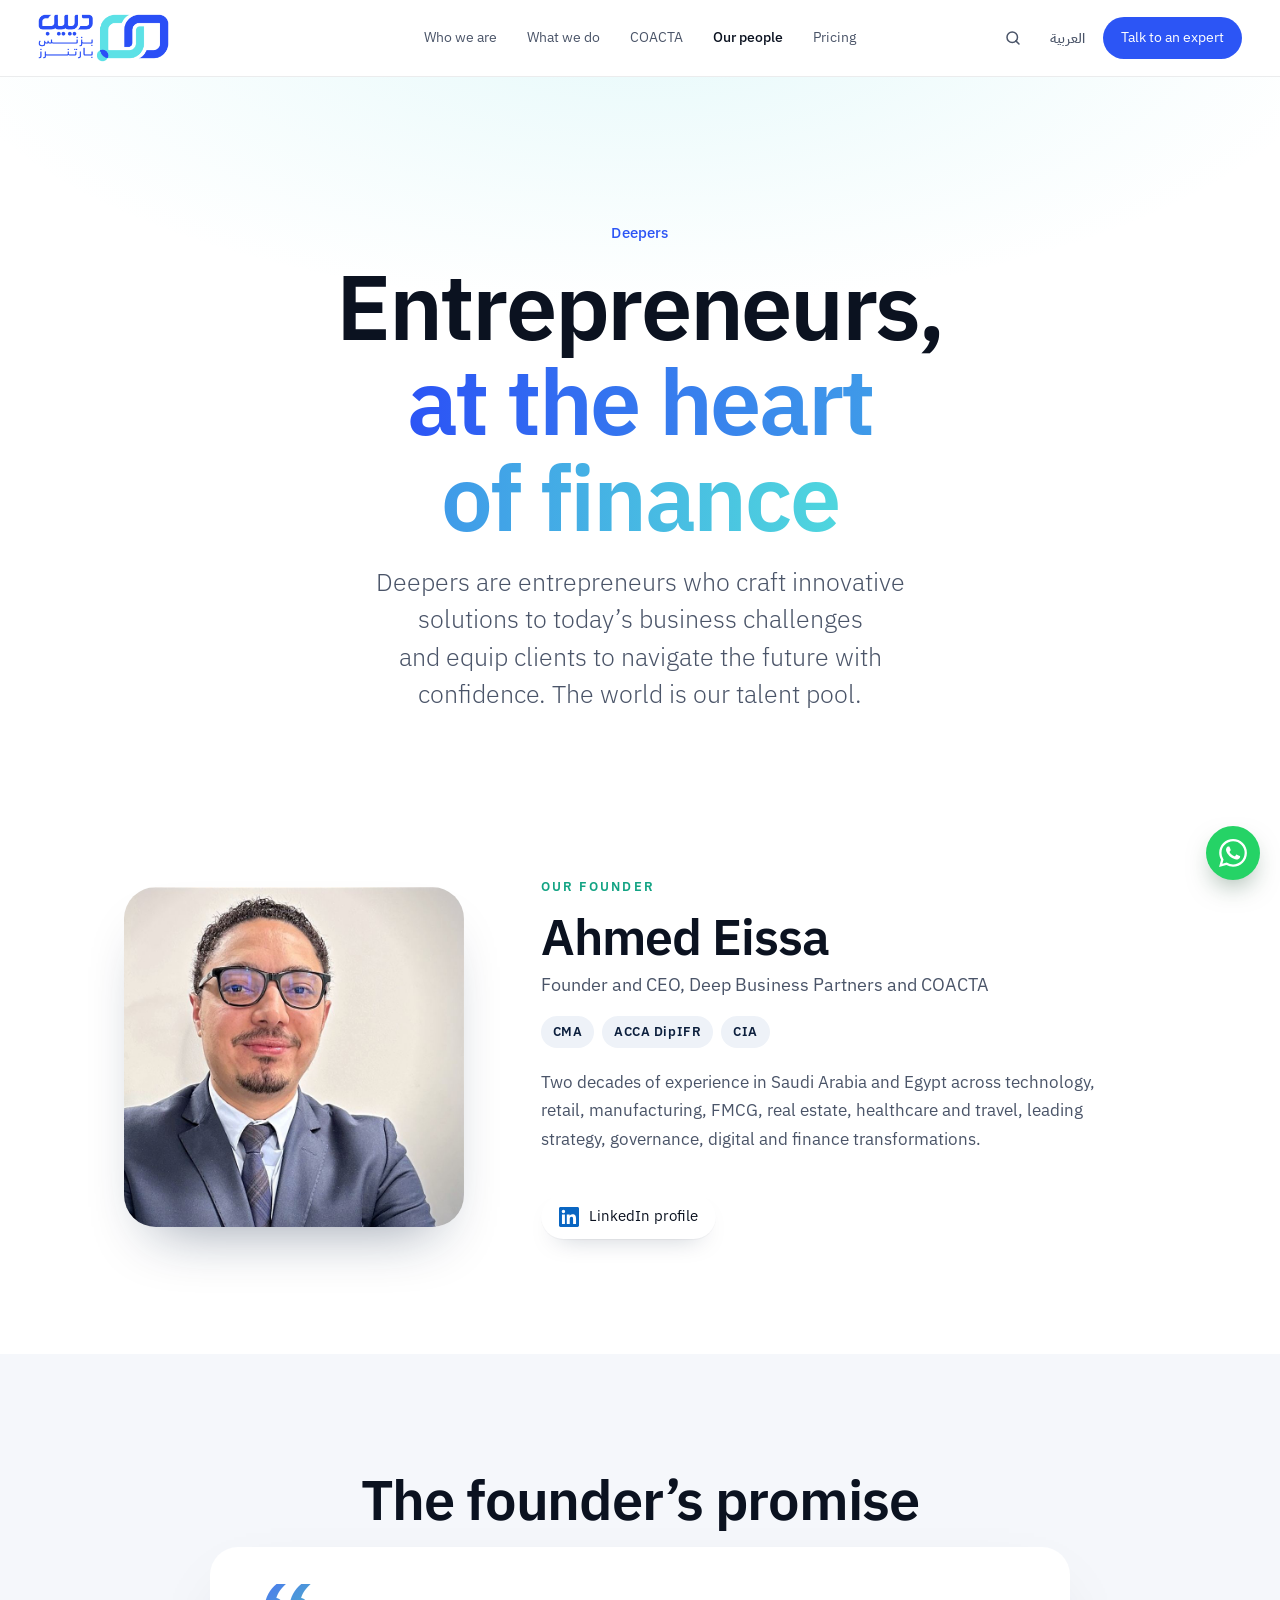
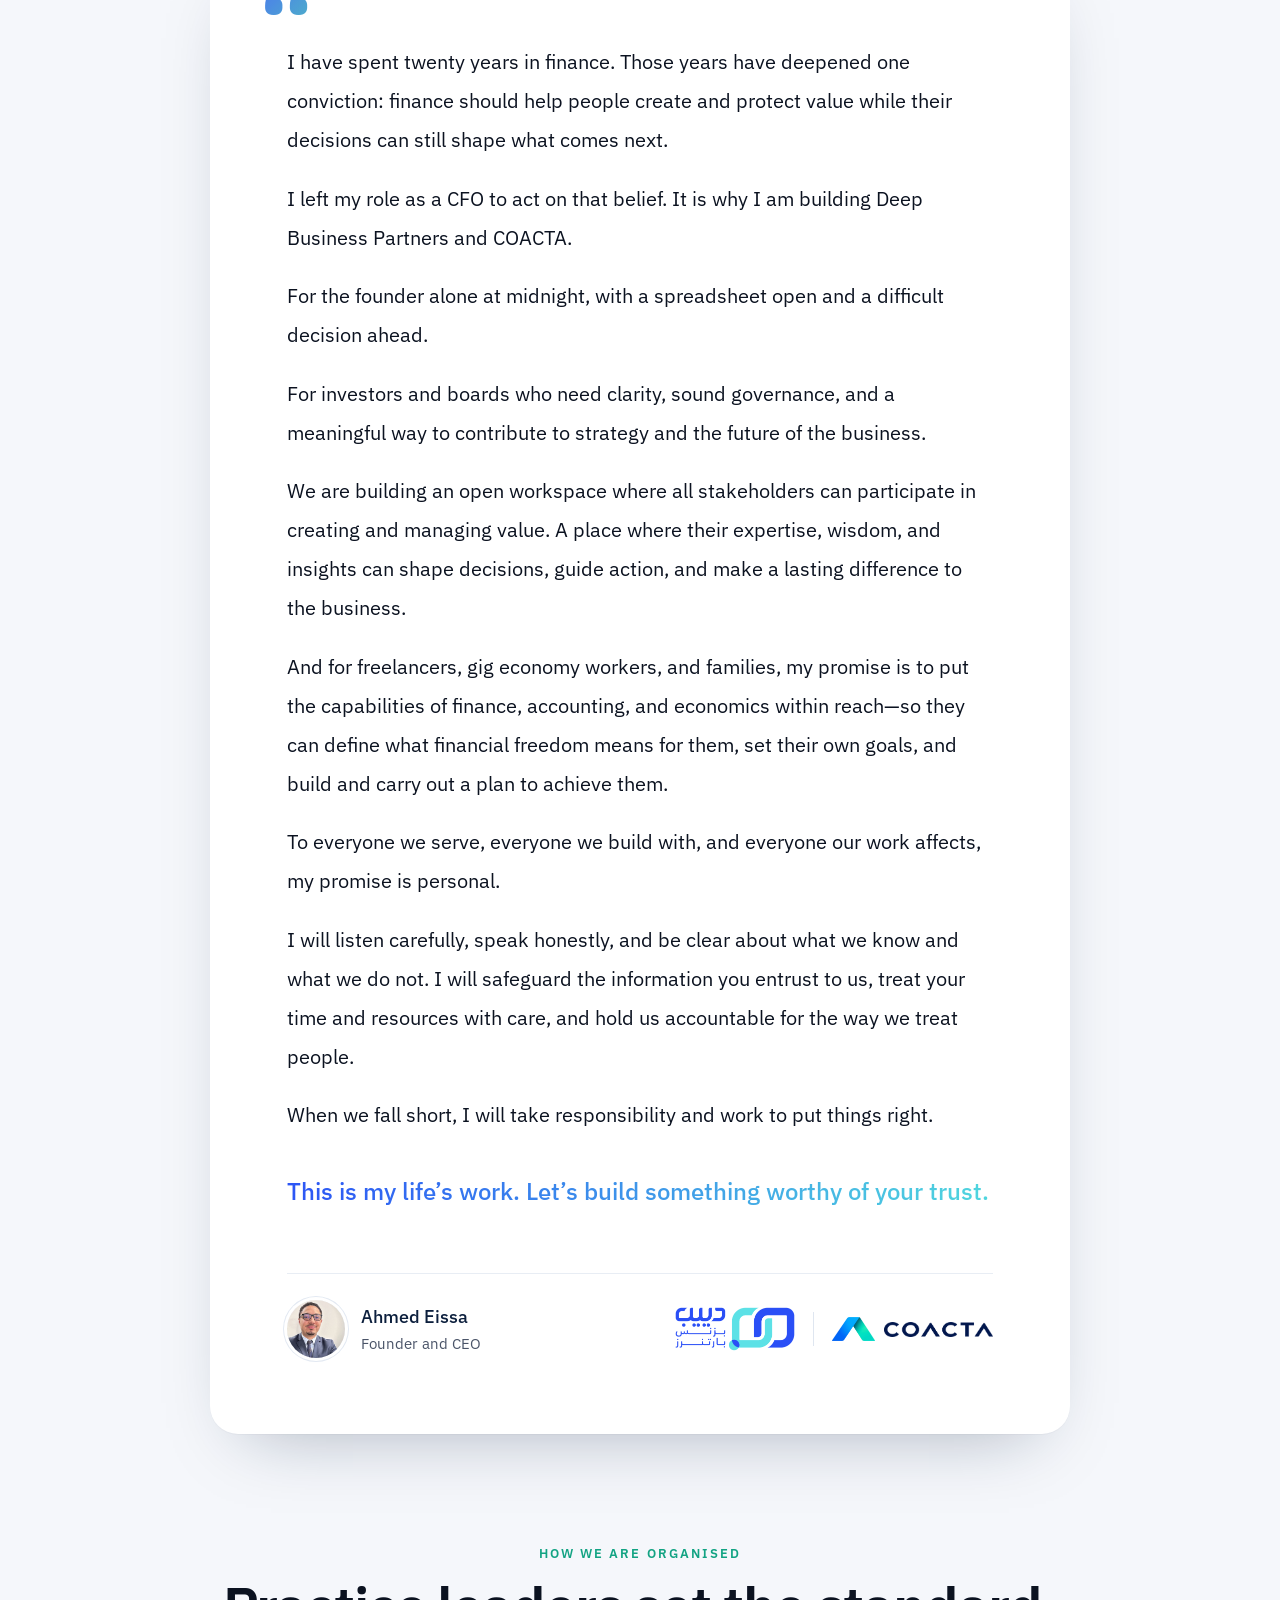
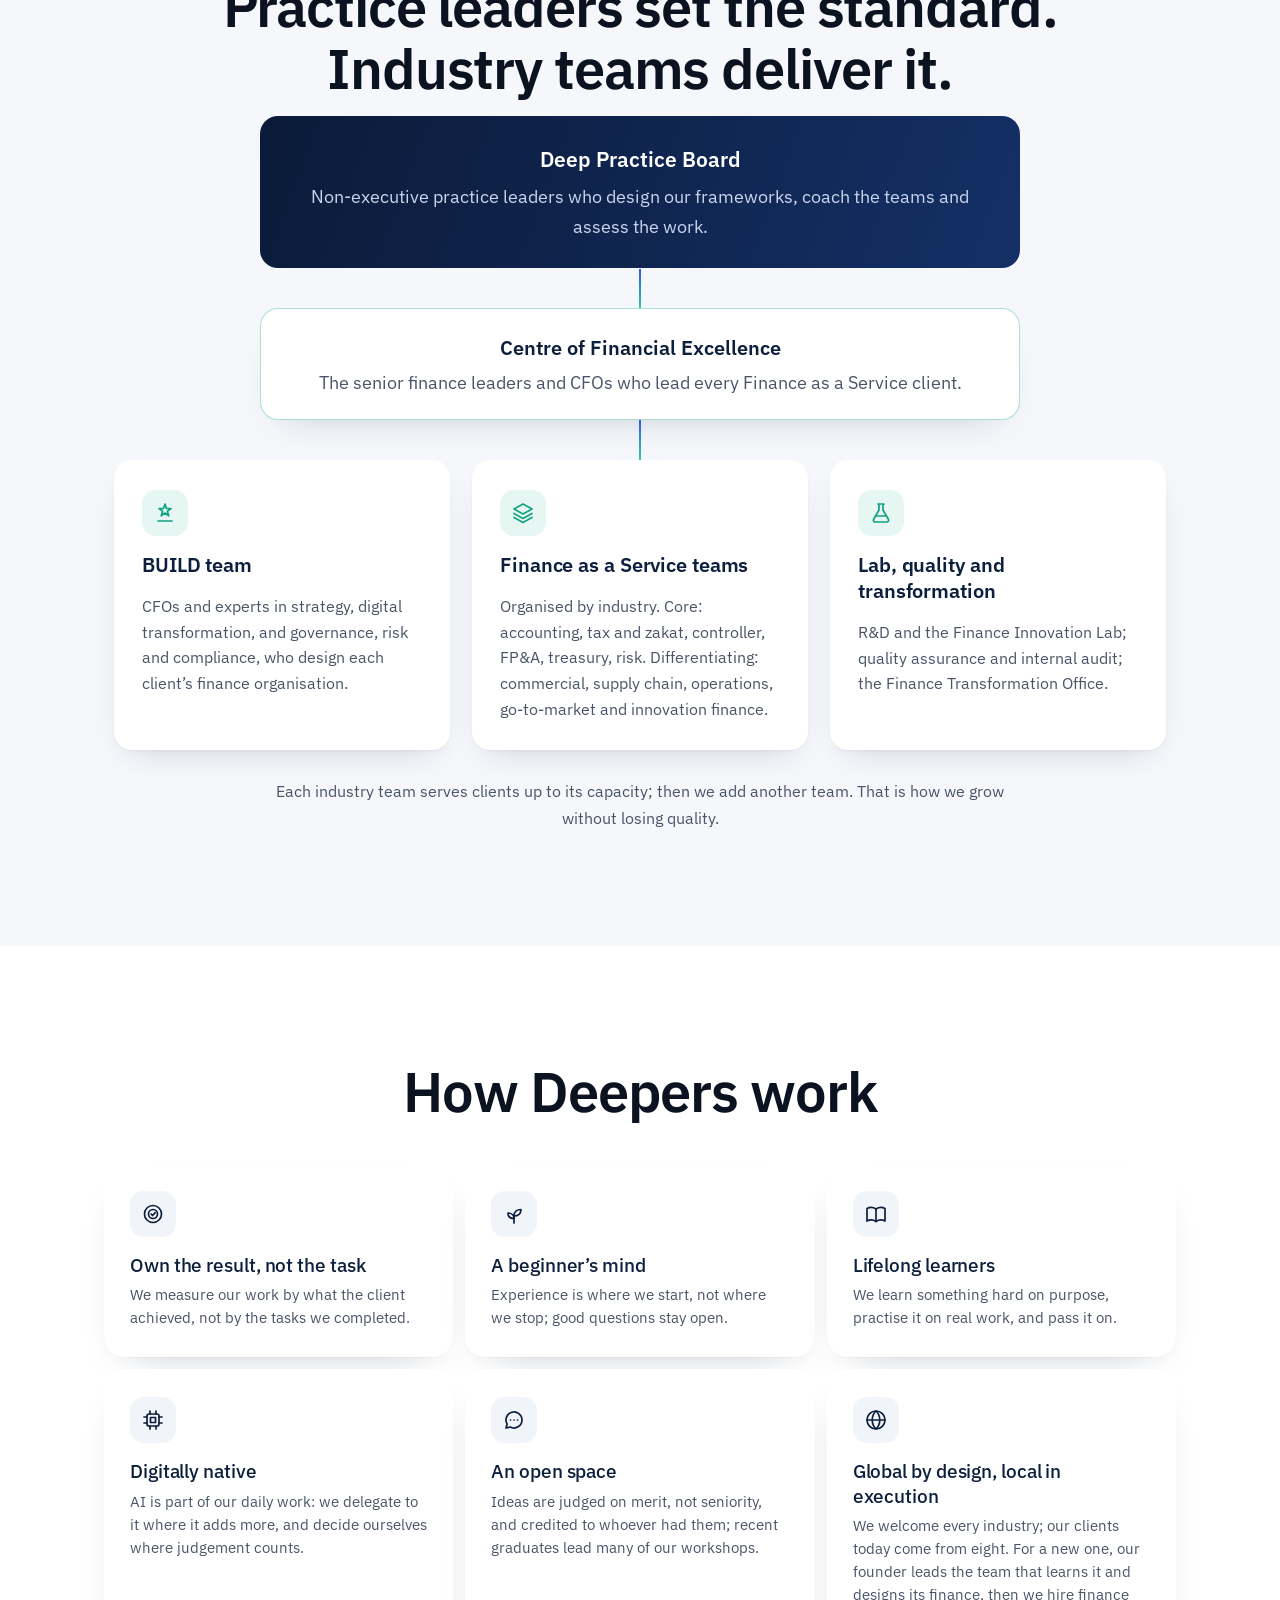
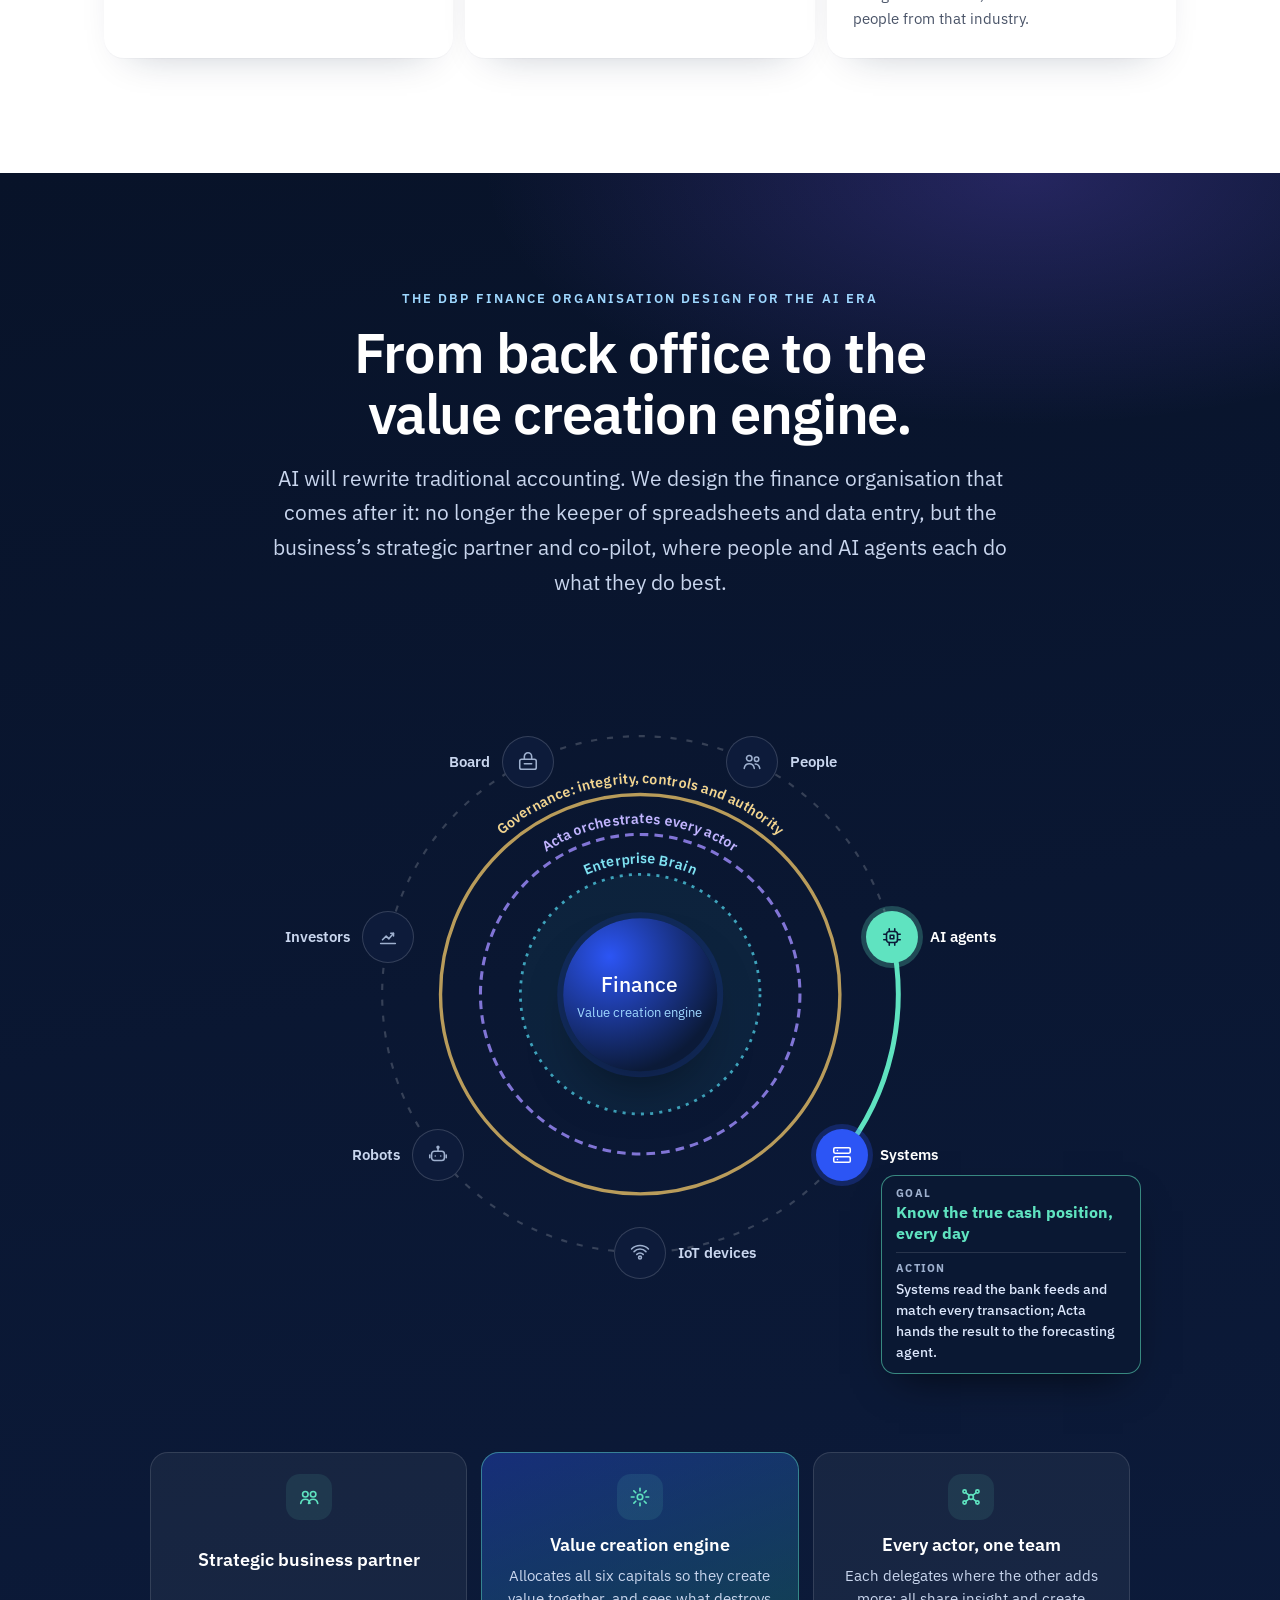
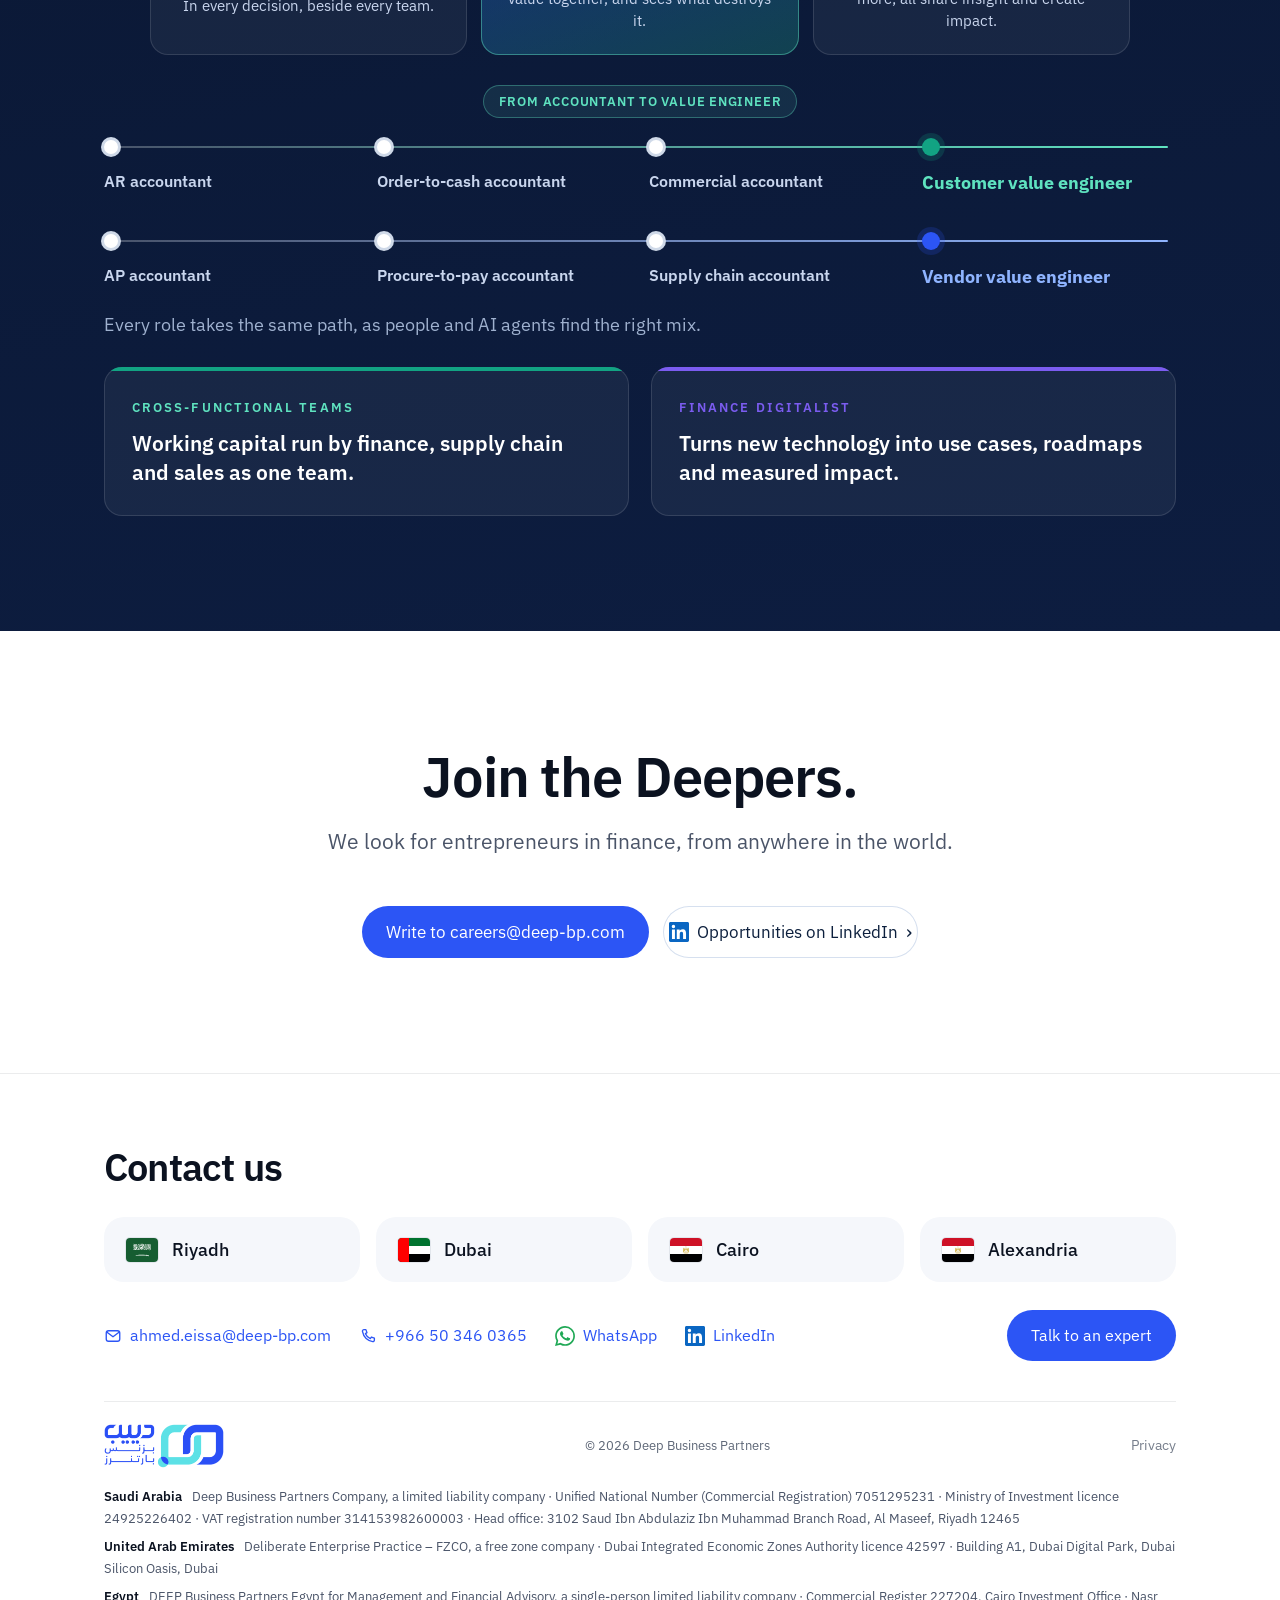
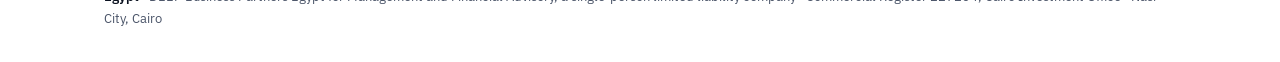
<file: deepers.html>
<!doctype html>
<html lang="ar" dir="rtl">
<head>
<meta charset="utf-8">
<script>/* Decide the language before the first paint, so an English visitor never sees Arabic flash first. */(function(){try{var q=(location.search.match(/[?&]lang=(ar|en)/)||[])[1],s=null;try{s=localStorage.getItem("dbp-lang")}catch(e){}var l=q||s||((navigator.language||"").toLowerCase().indexOf("ar")===0?"ar":"en");if(l!=="ar"){var h=document.documentElement;h.lang="en";h.dir="ltr";h.classList.add("lang-pending");setTimeout(function(){h.classList.remove("lang-pending")},1500)}}catch(e){}})();</script>
<meta name="viewport" content="width=device-width,initial-scale=1">
<title>فريقنا · دييب بزنس بارتنرز</title>
<meta name="description" content="دييبرز: فريق دييب بزنس بارتنرز، كيف ننظّم أنفسنا ونعمل، ووعد المؤسس.">
<link rel="canonical" href="https://deep-bp.com/deepers.html?lang=ar">
<link rel="alternate" hreflang="ar" href="https://deep-bp.com/deepers.html?lang=ar">
<link rel="alternate" hreflang="en" href="https://deep-bp.com/deepers.html?lang=en">
<link rel="alternate" hreflang="x-default" href="https://deep-bp.com/deepers.html">
<meta name="theme-color" content="#ffffff">
<meta property="og:type" content="website">
<meta property="og:site_name" content="Deep Business Partners">
<meta property="og:title" content="Deepers · دييبرز · Deep Business Partners">
<meta property="og:description" content="Deepers: the people of Deep Business Partners, how we work and how we are organised, and the founder’s promise.">
<meta property="og:url" content="https://deep-bp.com/deepers.html">
<meta property="og:image" content="https://deep-bp.com/assets/og/og-dbp.png">
<meta property="og:image:width" content="1200">
<meta property="og:image:height" content="630">
<meta property="og:image:alt" content="Deepers · دييبرز · Deep Business Partners">
<meta property="og:locale" content="ar_SA">
<meta property="og:locale:alternate" content="en_US">
<meta name="twitter:card" content="summary_large_image">
<meta name="twitter:title" content="Deepers · دييبرز · Deep Business Partners">
<meta name="twitter:description" content="Deepers: the people of Deep Business Partners, how we work and how we are organised, and the founder’s promise.">
<meta name="twitter:image" content="https://deep-bp.com/assets/og/og-dbp.png">
<script type="application/json" id="page-meta">{"ar":{"t":"فريقنا · دييب بزنس بارتنرز","d":"دييبرز: فريق دييب بزنس بارتنرز، كيف ننظّم أنفسنا ونعمل، ووعد المؤسس."},"en":{"t":"Our people · Deep Business Partners","d":"Deepers: the people of Deep Business Partners, how we work and how we are organised, and the founder’s promise."}}</script>
<script type="application/ld+json">{"@context":"https://schema.org","@type":"Person","@id":"https://deep-bp.com/deepers.html#founder","name":"Ahmed Eissa","jobTitle":"Founder and CEO","worksFor":{"@id":"https://deep-bp.com/#org","@type":"Organization","name":"Deep Business Partners"},"image":"https://deep-bp.com/assets/founder.jpg","sameAs":["https://www.linkedin.com/in/ahmed-eissa-cma-dipifr-1a175059/"]}</script>
<link rel="icon" type="image/png" sizes="32x32" href="assets/favicon-32.png">
<link rel="icon" type="image/png" sizes="64x64" href="assets/favicon-64.png">
<link rel="apple-touch-icon" href="assets/apple-touch-icon.png">
<link rel="preconnect" href="https://fonts.googleapis.com"><link rel="preconnect" href="https://fonts.gstatic.com" crossorigin>
<link href="https://fonts.googleapis.com/css2?family=IBM+Plex+Sans+Arabic:wght@400;500;600;700&family=IBM+Plex+Sans:wght@400;500;600;700&display=swap" rel="stylesheet">
<link rel="stylesheet" href="assets/site.css?v=ab69b21386">
</head>
<body>
<a class="skip" data-lang="ar" href="#ar">انتقل إلى المحتوى</a><a class="skip" data-lang="en" hidden href="#en">Skip to content</a>
<header class="top">
  <div class="bar">
    <a class="brand" href="index.html"><img src="assets/dbp-logo.png" alt="Deep Business Partners · دييب بزنس بارتنرز" width="951" height="349"></a>
    <nav class="pages" aria-label="Pages">
      <a href="index.html"><span data-lang="ar">من نحن</span><span data-lang="en" hidden>Who we are</span></a>
      <a href="services.html"><span data-lang="ar">منتجاتنا</span><span data-lang="en" hidden>What we do</span></a>
      <a href="coacta.html"><span data-lang="ar">كو أكتا</span><span data-lang="en" hidden>COACTA</span></a>
      <a href="deepers.html" aria-current="page"><span data-lang="ar">فريقنا</span><span data-lang="en" hidden>Our people</span></a>
      <a href="pricing.html"><span data-lang="ar">التسعير</span><span data-lang="en" hidden>Pricing</span></a>
    </nav>
    <div class="bar-actions">
      <button type="button" class="icon-btn" id="search-open" aria-label="Search · بحث"><svg viewBox="0 0 24 24" width="18" height="18" aria-hidden="true"><circle cx="11" cy="11" r="7" fill="none" stroke="currentColor" stroke-width="2"/><path d="M20 20l-4.2-4.2" stroke="currentColor" stroke-width="2" stroke-linecap="round"/></svg></button>
      <div class="switch" role="group" aria-label="Language"><button type="button" id="btn-ar" aria-pressed="true" lang="ar">العربية</button><button type="button" id="btn-en" aria-pressed="false" lang="en">English</button></div>
      <a class="btn bar-btn" href="https://outlook.office.com/bookwithme/user/956fda55a02d4e0395dc4618bb60b095@deep-bp.com?anonymous&amp;ep=bwmEmailSignature" target="_blank" rel="noopener"><span data-lang="ar">تحدّث مع خبير</span><span data-lang="en" hidden>Talk to an expert</span></a>
    </div>
  </div>
</header>
<div class="search-overlay" id="search" hidden>
  <div class="search-box" role="dialog" aria-modal="true" aria-label="Search">
    <div class="search-field"><svg viewBox="0 0 24 24" width="18" height="18" aria-hidden="true"><circle cx="11" cy="11" r="7" fill="none" stroke="currentColor" stroke-width="2"/><path d="M20 20l-4.2-4.2" stroke="currentColor" stroke-width="2" stroke-linecap="round"/></svg><input id="search-input" type="search" autocomplete="off" placeholder=""><button type="button" class="search-close" id="search-close" aria-label="Close">Esc</button></div>
    <ul class="search-results" id="search-results"></ul>
  </div>
</div>

<main id="ar" lang="ar" dir="rtl" tabindex="-1">
  <section class="hero" id="s-1"><div class="wrap">
    <span class="eyebrow">دييبرز</span>
    <h1>روّاد أعمال، <span class="accent">في قلب المالية</span></h1>
    <p class="lead">«دييبرز» روّاد أعمال يبتكرون حلولًا لتحديات الأعمال اليوم، ويُعدّون عملاءهم لمواجهة المستقبل بثقة. والعالم كله منبع مواهبنا.</p>
  </div></section>

  <section class="block" id="s-4"><div class="wrap founder premium">
    <img class="founder-photo" src="assets/founder.jpg" alt="Ahmed Eissa" width="480" height="480" loading="lazy">
    <div>
      <span class="kicker">المؤسس</span>
      <h2>أحمد عيسى</h2>
      <p class="role">المؤسس والرئيس التنفيذي لدييب بزنس بارتنرز وكو أكتا</p>
      <p class="creds"><span>CMA</span><span>ACCA DipIFR</span><span>CIA</span></p>
      <p class="bio">له خبرة تزيد على عشرين عامًا في السعودية ومصر، في قطاعات التقنية والتجزئة والتصنيع والسلع الاستهلاكية والعقار والرعاية الصحية والسفر، قاد خلالها مشاريع تحوّل في الاستراتيجية والحوكمة والتقنية والمالية.</p>
      <a class="in-btn" href="https://www.linkedin.com/in/ahmed-eissa-cma-dipifr-1a175059/" target="_blank" rel="noopener"><svg class="in-icon" viewBox="0 0 24 24" width="20" height="20" aria-hidden="true"><path fill="#0A66C2" d="M20.45 20.45h-3.56v-5.57c0-1.33-.02-3.04-1.85-3.04-1.86 0-2.14 1.45-2.14 2.94v5.67H9.35V9h3.41v1.56h.05c.48-.9 1.64-1.85 3.37-1.85 3.6 0 4.27 2.37 4.27 5.46v6.28zM5.34 7.43a2.06 2.06 0 1 1 0-4.13 2.06 2.06 0 0 1 0 4.13zM7.12 20.45H3.56V9h3.56v11.45zM22.22 0H1.77C.79 0 0 .77 0 1.73v20.54C0 23.23.79 24 1.77 24h20.45c.98 0 1.78-.77 1.78-1.73V1.73C24 .77 23.2 0 22.22 0z"/></svg><span>الملف الشخصي على LinkedIn</span></a>
    </div>
  </div></section>

  <section class="block alt" id="promise-ar"><div class="wrap">
    <h2>وعد المؤسس</h2>
    <article class="letter promise premium long"><span class="qmark" aria-hidden="true">“</span>
      <p>خلال عشرين عامًا في الإدارة المالية، ترسّخت لديّ قناعة: وراء كل رقم جهد إنسان، وقرار قد يغيّر مستقبله. ودورنا أن نعين الناس على صنع القيمة وحمايتها، حين تكون الفرصة أمامهم والقرار بأيديهم.</p>
      <p>لهذا، انتقلت من دوري مديرًا ماليًا إلى مسؤولية التأسيس، وأكرّس اليوم خبرتي وجهدي لبناء دييب بزنس بارتنرز و كو أكتا ووضع هذه القناعة موضع العمل.</p>
      <p>للمؤسس الذي يسهر وحده على مستقبل مشروعه، ويحتاج إلى من يفكّر معه ويعينه على القرار.</p>
      <p>وللمستثمرين وأعضاء مجالس الإدارة الذين يحتاجون إلى رؤية واضحة وحوكمة سليمة، وإلى مساحة حقيقية للمشاركة في رسم الاستراتيجية وصياغة مستقبل الأعمال.</p>
      <p>نبني مساحة عمل مفتوحة للتعاون، تجمع جميع أصحاب المصلحة في منظومة صنع القيمة وإدارتها في الشركات الناشئة. مساحة يجد فيها كل مشارك مجالًا للإسهام، وتجد فيها الخبرة والحكمة والرؤى طريقها إلى القرار، ثم إلى التنفيذ، ثم إلى أثر ملموس في الأعمال.</p>
      <p>ووعدي لأصحاب العمل الحر، ولمن يعملون بالمهام أو عبر المنصات، ولكل أسرة تخطّط لغدها: أن نجعل إمكانات الإدارة المالية والمحاسبة والاقتصاد، بخبراتها وأدواتها، في متناولهم؛ ليحدّدوا ما تعنيه الحرية المالية لهم، ويصوغوا أهدافهم الخاصة، ويضعوا خططهم، ويعملوا على تحقيقها.</p>
      <p>ووعدي لكل من يثق بنا، أو يبني معنا، أو يتأثر بعملنا: أن نحسن الإصغاء، ونصارحكم بما نعرف، ونكون واضحين فيما لا نعرف. أن نصون ثقتكم وخصوصيتكم، ونحترم وقتكم ومواردكم، ونتعامل بإنصاف مع كل من يعمل معنا.</p>
      <p>وأن نتحمّل مسؤولية ما نقدّمه، ونتعلّم، ونبادر إلى تصحيح ما نقصّر فيه.</p>
      <p>فثقتكم أمانة، والحفاظ عليها مسؤولية تتجدّد كل يوم.</p>
      <p class="close">هذه رسالة أكرّس لها حياتي المهنية، ومسؤولية أحملها أمامكم. وأثرها نصنعه معًا.</p>
      <div class="sign"><img src="assets/founder.jpg" alt="" width="480" height="480" loading="lazy"><span><strong>أحمد عيسى</strong>المؤسس والرئيس التنفيذي</span><span class="sign-logos" aria-label="Deep Business Partners | COACTA"><img src="assets/dbp-logo.png" alt="Deep Business Partners" width="951" height="349"><i aria-hidden="true"></i><span class="coacta-lockup"><img src="assets/coacta-mark.png" alt="" width="342" height="192"><img src="assets/coacta-wordmark.png" alt="COACTA" width="321" height="44"></span></span></div>
    </article>
  </div></section>

  <section class="block alt joined" id="deep-org-ar"><div class="wrap">
    <span class="kicker">كيف ننظّم أنفسنا</span>
    <h2>قادة الممارسة يضعون المعيار، وفرق القطاعات تحققه.</h2>
    <div class="org-board"><strong>مجلس الممارسة <span dir="ltr">(Deep Practice Board)</span></strong><span>قادة ممارسة غير تنفيذيين يصمّمون أطرنا، ويوجّهون الفرق، ويقيّمون العمل.</span></div>
    <div class="org-cofe"><strong>مركز التميّز المالي <span dir="ltr">(COFE)</span></strong><span>كبار القادة الماليين والمديرون الماليون الذين يقودون كل مهمة في المالية كخدمة.</span></div>
    <ul class="deck-cards three org-teams">
      <li><span class="ci" aria-hidden="true"><svg viewBox="0 0 24 24" width="24" height="24" fill="none" stroke="currentColor" stroke-width="1.7" stroke-linecap="round" stroke-linejoin="round"><path d="M12 3l1.5 4.5H18l-3.6 2.7 1.4 4.5L12 12l-3.8 2.7 1.4-4.5L6 7.5h4.5z"/><path d="M5 20h14"/></svg></span><h3>فريق BUILD</h3><p>مديرون ماليون وخبراء في الاستراتيجية والتحوّل الرقمي والحوكمة والمخاطر والامتثال، يصمّمون المنظومة المالية لكل عميل.</p></li>
      <li><span class="ci" aria-hidden="true"><svg viewBox="0 0 24 24" width="24" height="24" fill="none" stroke="currentColor" stroke-width="1.7" stroke-linecap="round" stroke-linejoin="round"><path d="M12 3l9 5-9 5-9-5z"/><path d="M3 12.5l9 5 9-5"/><path d="M3 16.5l9 5 9-5"/></svg></span><h3>فرق المالية كخدمة</h3><p>تتخصص بحسب القطاع. في الأساس: المحاسبة، والضريبة والزكاة، والرقابة المالية، والتخطيط والتحليل المالي، والخزينة، والمخاطر. وفي التخصصات المميِّزة: المالية التجارية، وسلسلة الإمداد، والعمليات، والدخول إلى السوق، ومالية الابتكار.</p></li>
      <li><span class="ci" aria-hidden="true"><svg viewBox="0 0 24 24" width="24" height="24" fill="none" stroke="currentColor" stroke-width="1.7" stroke-linecap="round" stroke-linejoin="round"><path d="M9 3h6M10 3v6L4.5 18.5A1.8 1.8 0 0 0 6 21h12a1.8 1.8 0 0 0 1.5-2.5L14 9V3"/><path d="M7.5 15h9"/></svg></span><h3>المختبر والجودة والتحوّل</h3><p>البحث والتطوير ومختبر الابتكار؛ ضمان الجودة والتدقيق الداخلي؛ ومكتب التحوّل المالي.</p></li>
    </ul>
    <p class="org-scale">يتولّى كل فريق قطاعي محفظة من العملاء حتى تكتمل طاقته، ثم نُنشئ فريقًا مماثلًا: هكذا نتوسّع دون أن نفقد الجودة.</p>
  </div></section>

  <section class="block work-strip" id="s-2"><div class="wrap">
    <h2>كيف يعمل دييبرز</h2>
    <div class="pillars iconed">
      <div class="pillar"><span class="ci" aria-hidden="true"><svg viewBox="0 0 24 24" width="24" height="24" fill="none" stroke="currentColor" stroke-width="1.7" stroke-linecap="round" stroke-linejoin="round"><circle cx="12" cy="12" r="8.5"/><circle cx="12" cy="12" r="4.5"/><path d="M10.2 12.1l1.4 1.4 2.6-2.8"/></svg></span><h3>مسؤولون عن النتيجة، لا عن المهمة</h3><p>نقيس عملنا بما تحقّق للعميل، لا بما أنجزناه من مهام.</p></div>
      <div class="pillar"><span class="ci" aria-hidden="true"><svg viewBox="0 0 24 24" width="24" height="24" fill="none" stroke="currentColor" stroke-width="1.7" stroke-linecap="round" stroke-linejoin="round"><path d="M12 21v-8"/><path d="M12 14c0-4 2.8-6.5 7-6.5 0 4-2.8 6.5-7 6.5z"/><path d="M12 16.5c0-3.3-2.4-5.5-6-5.5 0 3.4 2.4 5.5 6 5.5z"/></svg></span><h3>عقل المبتدئ</h3><p>الخبرة نقطة انطلاق لا نهاية طريق، والأسئلة الجيدة تبقى مفتوحة.</p></div>
      <div class="pillar"><span class="ci" aria-hidden="true"><svg viewBox="0 0 24 24" width="24" height="24" fill="none" stroke="currentColor" stroke-width="1.7" stroke-linecap="round" stroke-linejoin="round"><path d="M3 6.5c3-1.5 6-1.5 9 .5 3-2 6-2 9-.5V19c-3-1.5-6-1.5-9 .5-3-2-6-2-9-.5z"/><path d="M12 7v12.5"/></svg></span><h3>طلاب علم مدى الحياة</h3><p>نتعمّد تعلّم الصعب، ونطبّقه في عمل حقيقي، ثم نعلّمه غيرنا.</p></div>
      <div class="pillar"><span class="ci" aria-hidden="true"><svg viewBox="0 0 24 24" width="24" height="24" fill="none" stroke="currentColor" stroke-width="1.7" stroke-linecap="round" stroke-linejoin="round"><rect x="6" y="6" width="12" height="12" rx="2"/><path d="M9.5 9.5h5v5h-5zM9 3v3M15 3v3M9 18v3M15 18v3M3 9h3M3 15h3M18 9h3M18 15h3"/></svg></span><h3>رقميون بالفطرة</h3><p>عقلية ريادية، والذكاء الاصطناعي جزء من عملنا اليومي: نفوّض إليه حيث تكون إضافته أكبر، ونقرّر نحن حيث يلزم الحكم المهني.</p></div>
      <div class="pillar"><span class="ci" aria-hidden="true"><svg viewBox="0 0 24 24" width="24" height="24" fill="none" stroke="currentColor" stroke-width="1.7" stroke-linecap="round" stroke-linejoin="round"><path d="M20 12a8 8 0 0 1-11.8 7L4 20l1.1-4A8 8 0 1 1 20 12z"/><path d="M8.5 12h.01M12 12h.01M15.5 12h.01"/></svg></span><h3>مساحة مفتوحة</h3><p>تُوزن الأفكار بمضمونها لا بالأقدمية، وتُنسب إلى أصحابها، ويقود حديثو التخرج كثيرًا من ورش العمل.</p></div>
      <div class="pillar"><span class="ci" aria-hidden="true"><svg viewBox="0 0 24 24" width="24" height="24" fill="none" stroke="currentColor" stroke-width="1.7" stroke-linecap="round" stroke-linejoin="round"><circle cx="12" cy="12" r="9"/><path d="M3 12h18M12 3c2.6 2.6 3.8 5.6 3.8 9s-1.2 6.4-3.8 9c-2.6-2.6-3.8-5.6-3.8-9S9.4 5.6 12 3z"/></svg></span><h3>عالميون في التصميم، محليون في التنفيذ</h3><p>نرحّب بكل القطاعات، وعملاؤنا اليوم من ثمانية. ومع كل قطاع جديد يقود مؤسسنا الفريق الذي يتعلّمه ويصمّم ماليته، ثم نستقطب كفاءات مالية من القطاع نفسه.</p></div>
    </div>
  </div></section>

  <section class="block ai-org" id="roles-ar"><div class="wrap">
    <span class="kicker">تصميم دييب بزنس بارتنرز للمنظومة المالية في عصر الذكاء الاصطناعي</span>
    <h2>من مكتب خلفي، إلى محرّك يصنع القيمة.</h2>
    <p class="ai-lead">سيعيد الذكاء الاصطناعي كتابة المحاسبة التقليدية. ونحن نصمّم المنظومة المالية لما بعدها: لا حارسةً للجداول وإدخال البيانات، بل شريكًا استراتيجيًا للأعمال ومساعدًا لها في القيادة، يتقاسم فيها الناس ووكلاء الذكاء الاصطناعي العمل، كلٌّ بما يُحسنه.</p>
    <figure class="actors-flow" data-steps='[["systems","ai","تقرأ الأنظمة الحركات البنكية وتطابق كل عملية، ويسلّم أكتا النتيجة إلى وكيل التوقّعات.","تعرف نقدك الحقيقي، كل يوم"],["ai","core","يحدّث وكيل التوقّعات تقدير التدفقات النقدية للأسابيع الثلاثة عشر المقبلة، فيكتشف أن النقد صار يكفي مدة أقصر.","ترى الخطر قبل وقوعه بأشهر"],["systems","core","ترصد الأنظمة البيئة الخارجية بقواعد مبرمجة، فتكشف ارتفاع المخاطر الجيوسياسية.","تدرك مبكرًا أن جمع التمويل سيصعب"],["people","core","يجمع أكتا المالية والفريق المؤسس على الصورة كاملة، فيعيدون ترتيب أولويات الإنفاق.","تبني هامش أمان يُبقي الشركة صامدة"],["core","ai","يعيد وكيل المدفوعات جدولة السداد، وتتحقق الحوكمة من أن كل دفعة في حدود الصلاحيات المعتمدة.","تحمي نقدك دون أن تُخلّ بالتزاماتك"],["core","investors","يطّلع المستثمرون ومجلس الإدارة على الخطة الجديدة، وعلى المدة الأطول التي صار النقد يكفيها.","تحافظ على ثقتهم، وتستفيد من مشورتهم"],["board","people","يستنير الفريق المؤسس بمشورة المجلس في قراره التالي.","تواصل البناء مهما تغيّر العالم من حولك"]]' data-tags='["الهدف","الإجراء"]' role="img" aria-label="كل الأطراف تعمل معًا حول المالية، عبر العقل المؤسسي، وأكتا ينسّق بينها: تقرأ الأنظمة أرصدة البنوك، ويكتشف وكيل الذكاء الاصطناعي أن النقد صار يكفي مدة أقصر، وترصد الأنظمة المخاطر الجيوسياسية، وتبني المالية مع المؤسسين هامش أمان، وينفّذ وكيل المدفوعات الخطة، ويقدّم المستثمرون ومجلس الإدارة مشورتهم.">
      <div class="af-stage">
        <svg class="af-links" viewBox="0 0 100 100" aria-hidden="true"><circle class="af-ring" cx="50" cy="50" r="42" fill="none" stroke="rgba(255,255,255,.18)" stroke-width=".35" stroke-dasharray="1 1.6"/><circle class="af-brain" cx="50" cy="50" r="19.5" fill="none" stroke="#4fd1e8" stroke-width=".45" stroke-dasharray=".5 1"/><circle class="af-orch" cx="50" cy="50" r="26" fill="none" stroke="#9f8cff" stroke-width=".5" stroke-dasharray="1.4 1"/><circle class="af-gov" cx="50" cy="50" r="32.5" fill="none" stroke="#f3c969" stroke-width=".55"/><g class="af-lines"></g><path id="af-brain-path-ar" d="M 50 50 m -21.3 0 a 21.3 21.3 0 1 1 42.6 0" fill="none"/><text class="af-brain-label af-label" font-size="2.3" fill="#c9d6ee"><textPath href="#af-brain-path-ar" startOffset="50%" text-anchor="middle">العقل المؤسسي</textPath></text><path id="af-orch-path-ar" d="M 50 50 m -27.8 0 a 27.8 27.8 0 1 1 55.6 0" fill="none"/><text class="af-orch-label af-label" font-size="2.3" fill="#c9d6ee"><textPath href="#af-orch-path-ar" startOffset="50%" text-anchor="middle">أكتا ينسّق بين كل الأطراف</textPath></text><path id="af-gov-path-ar" d="M 50 50 m -34.3 0 a 34.3 34.3 0 1 1 68.6 0" fill="none"/><text class="af-gov-label af-label" font-size="2.3" fill="#c9d6ee"><textPath href="#af-gov-path-ar" startOffset="50%" text-anchor="middle">الحوكمة: نزاهة وضوابط وصلاحيات</textPath></text><circle class="af-pulse" r="1.6" cx="50" cy="50"/></svg><span class="af-acta" aria-hidden="true"><i>A</i></span>
        <div class="af-core" data-node="core"><b>المالية</b><span>محرّك صنع القيمة</span></div>
        <div class="af-node" data-node="people" style="--i:0"><span class="af-ic"><svg viewBox="0 0 24 24" width="22" height="22" fill="none" stroke="currentColor" stroke-width="1.7" stroke-linecap="round" stroke-linejoin="round" aria-hidden="true"><circle cx="9" cy="8" r="3"/><path d="M3.5 19c.5-3.2 2.7-5 5.5-5s5 1.8 5.5 5"/><circle cx="17" cy="9" r="2.4"/><path d="M15.5 14.2c2.7.2 4.5 1.9 5 4.8"/></svg></span><b>الناس</b></div>
        <div class="af-node" data-node="ai" style="--i:1"><span class="af-ic"><svg viewBox="0 0 24 24" width="22" height="22" fill="none" stroke="currentColor" stroke-width="1.7" stroke-linecap="round" stroke-linejoin="round" aria-hidden="true"><rect x="6" y="6" width="12" height="12" rx="3"/><path d="M10 10h4v4h-4zM9 3v3M15 3v3M9 18v3M15 18v3M3 9h3M3 15h3M18 9h3M18 15h3"/></svg></span><b>وكلاء الذكاء الاصطناعي</b></div>
        <div class="af-node" data-node="systems" style="--i:2"><span class="af-ic"><svg viewBox="0 0 24 24" width="22" height="22" fill="none" stroke="currentColor" stroke-width="1.7" stroke-linecap="round" stroke-linejoin="round" aria-hidden="true"><rect x="3" y="4" width="18" height="6" rx="1.5"/><rect x="3" y="14" width="18" height="6" rx="1.5"/><path d="M7 7h.01M7 17h.01"/></svg></span><b>الأنظمة</b></div>
        <div class="af-node" data-node="iot" style="--i:3"><span class="af-ic"><svg viewBox="0 0 24 24" width="22" height="22" fill="none" stroke="currentColor" stroke-width="1.7" stroke-linecap="round" stroke-linejoin="round" aria-hidden="true"><circle cx="12" cy="17" r="1.6"/><path d="M8.5 13.5a5 5 0 0 1 7 0M5.5 10.5a9 9 0 0 1 13 0M2.8 7.6a13 13 0 0 1 18.4 0"/></svg></span><b>إنترنت الأشياء</b></div>
        <div class="af-node" data-node="robots" style="--i:4"><span class="af-ic"><svg viewBox="0 0 24 24" width="22" height="22" fill="none" stroke="currentColor" stroke-width="1.7" stroke-linecap="round" stroke-linejoin="round" aria-hidden="true"><rect x="5" y="8" width="14" height="10" rx="3"/><path d="M12 4v4M9 13h.01M15 13h.01M3 12v3M21 12v3"/><circle cx="12" cy="3.5" r="1"/></svg></span><b>الروبوتات</b></div>
        <div class="af-node" data-node="investors" style="--i:5"><span class="af-ic"><svg viewBox="0 0 24 24" width="22" height="22" fill="none" stroke="currentColor" stroke-width="1.7" stroke-linecap="round" stroke-linejoin="round" aria-hidden="true"><path d="M4 19h16"/><path d="M6 15l4-4 3 3 5-6"/><path d="M15 8h3v3"/></svg></span><b>المستثمرون</b></div>
        <div class="af-node" data-node="board" style="--i:6"><span class="af-ic"><svg viewBox="0 0 24 24" width="22" height="22" fill="none" stroke="currentColor" stroke-width="1.7" stroke-linecap="round" stroke-linejoin="round" aria-hidden="true"><rect x="3" y="9" width="18" height="11" rx="2"/><path d="M8 9V6a4 4 0 0 1 8 0v3"/><path d="M8 14h8"/></svg></span><b>مجلس الإدارة</b></div>
</div>
      <figcaption class="af-caption" aria-live="polite"><span class="afc-goal">تعرف نقدك الحقيقي، كل يوم</span><span class="afc-act">تقرأ الأنظمة الحركات البنكية وتطابق كل عملية، ويسلّم أكتا النتيجة إلى وكيل التوقّعات.</span></figcaption>
    </figure>
    <ul class="ai-pillars"><li><span class="aip-ic"><svg viewBox="0 0 24 24" width="22" height="22" fill="none" stroke="currentColor" stroke-width="1.8" stroke-linecap="round" stroke-linejoin="round" aria-hidden="true"><circle cx="8" cy="9" r="3"/><circle cx="16.5" cy="9" r="3"/><path d="M3 19c.5-3 2.5-4.5 5-4.5s4.5 1.5 5 4.5M11.5 19c.5-3 2.5-4.5 5-4.5s4.5 1.5 5 4.5"/></svg></span><b>شريك أعمال استراتيجي</b><span>في كل قرار، إلى جانب كل فريق.</span></li><li><span class="aip-ic"><svg viewBox="0 0 24 24" width="22" height="22" fill="none" stroke="currentColor" stroke-width="1.8" stroke-linecap="round" stroke-linejoin="round" aria-hidden="true"><circle cx="12" cy="12" r="3"/><path d="M12 2.5v3M12 18.5v3M2.5 12h3M18.5 12h3M5.3 5.3l2.1 2.1M16.6 16.6l2.1 2.1M5.3 18.7l2.1-2.1M16.6 7.4l2.1-2.1"/></svg></span><b>محرّك صنع القيمة</b><span>يوزّع رؤوس الأموال الستة لتصنع القيمة معًا، ويكشف ما يهدمها.</span></li><li><span class="aip-ic"><svg viewBox="0 0 24 24" width="22" height="22" fill="none" stroke="currentColor" stroke-width="1.8" stroke-linecap="round" stroke-linejoin="round" aria-hidden="true"><circle cx="12" cy="12" r="2.6"/><circle cx="5" cy="6" r="1.8"/><circle cx="19" cy="6" r="1.8"/><circle cx="5" cy="18" r="1.8"/><circle cx="19" cy="18" r="1.8"/><path d="M6.4 7.2l3.6 3M17.6 7.2l-3.6 3M6.4 16.8l3.6-3M17.6 16.8l-3.6-3"/></svg></span><b>كل الأطراف، فريق واحد</b><span>كلٌّ يفوّض إلى الآخر ما يُحسنه الآخر أكثر، ويتشاركون الرؤى ويصنعون الأثر معًا.</span></li></ul>
    <p class="ai-path">من محاسب إلى مهندس قيمة</p>
    <div class="paths">
      <ol class="path path-1"><li>محاسب الذمم المدينة</li><li>محاسب دورة الطلب إلى التحصيل</li><li>المحاسب التجاري</li><li>مهندس قيمة العملاء</li></ol>
      <ol class="path path-2"><li>محاسب الذمم الدائنة</li><li>محاسب دورة الشراء إلى السداد</li><li>محاسب سلسلة الإمداد</li><li>مهندس قيمة الموردين</li></ol>
    </div>
    <p class="paths-line">يسلك كل دور المسار نفسه، فيما يجد الناس ووكلاء الذكاء الاصطناعي التوازن الصحيح بينهما.</p>
    <ul class="deck-cards two">
      <li class="tone-2"><span class="kicker">فرق متعددة الوظائف</span><p class="big">رأس المال العامل: المالية وسلسلة الإمداد والمبيعات، فريق واحد.</p></li>
      <li class="tone-6"><span class="kicker">المختص الرقمي في المالية</span><p class="big">يحوّل التقنيات الجديدة إلى حالات استخدام وخرائط طريق وأثر يُقاس.</p></li>
    </ul>
  </div></section>

  <section class="block join-block" id="join-ar"><div class="wrap">
    <h2>انضم إلى دييبرز.</h2>
    <p>نبحث عن روّاد أعمال في المالية، من أي مكان في العالم.</p>
    <div class="ask-actions"><a class="btn" href="mailto:careers@deep-bp.com">راسلنا على careers@deep-bp.com</a><a class="btn ghost join-in" href="https://www.linkedin.com/company/deep-business-partners/" target="_blank" rel="noopener"><svg class="in-icon" viewBox="0 0 24 24" width="20" height="20" aria-hidden="true"><path fill="#0A66C2" d="M20.45 20.45h-3.56v-5.57c0-1.33-.02-3.04-1.85-3.04-1.86 0-2.14 1.45-2.14 2.94v5.67H9.35V9h3.41v1.56h.05c.48-.9 1.64-1.85 3.37-1.85 3.6 0 4.27 2.37 4.27 5.46v6.28zM5.34 7.43a2.06 2.06 0 1 1 0-4.13 2.06 2.06 0 0 1 0 4.13zM7.12 20.45H3.56V9h3.56v11.45zM22.22 0H1.77C.79 0 0 .77 0 1.73v20.54C0 23.23.79 24 1.77 24h20.45c.98 0 1.78-.77 1.78-1.73V1.73C24 .77 23.2 0 22.22 0z"/></svg><span>فرصنا على LinkedIn</span></a></div>
  </div></section>
  </main>

<main id="en" lang="en" dir="ltr" tabindex="-1" hidden>
  <section class="hero" id="s-5"><div class="wrap">
    <span class="eyebrow">Deepers</span>
    <h1>Entrepreneurs, <span class="accent">at the heart of finance</span></h1>
    <p class="lead">Deepers are entrepreneurs who craft innovative solutions to today’s business challenges and equip clients to navigate the future with confidence. The world is our talent pool.</p>
  </div></section>

  <section class="block" id="s-8"><div class="wrap founder premium">
    <img class="founder-photo" src="assets/founder.jpg" alt="Ahmed Eissa" width="480" height="480" loading="lazy">
    <div>
      <span class="kicker">Our founder</span>
      <h2>Ahmed Eissa</h2>
      <p class="role">Founder and CEO, Deep Business Partners and COACTA</p>
      <p class="creds"><span>CMA</span><span>ACCA DipIFR</span><span>CIA</span></p>
      <p class="bio">Two decades of experience in Saudi Arabia and Egypt across technology, retail, manufacturing, FMCG, real estate, healthcare and travel, leading strategy, governance, digital and finance transformations.</p>
      <a class="in-btn" href="https://www.linkedin.com/in/ahmed-eissa-cma-dipifr-1a175059/" target="_blank" rel="noopener"><svg class="in-icon" viewBox="0 0 24 24" width="20" height="20" aria-hidden="true"><path fill="#0A66C2" d="M20.45 20.45h-3.56v-5.57c0-1.33-.02-3.04-1.85-3.04-1.86 0-2.14 1.45-2.14 2.94v5.67H9.35V9h3.41v1.56h.05c.48-.9 1.64-1.85 3.37-1.85 3.6 0 4.27 2.37 4.27 5.46v6.28zM5.34 7.43a2.06 2.06 0 1 1 0-4.13 2.06 2.06 0 0 1 0 4.13zM7.12 20.45H3.56V9h3.56v11.45zM22.22 0H1.77C.79 0 0 .77 0 1.73v20.54C0 23.23.79 24 1.77 24h20.45c.98 0 1.78-.77 1.78-1.73V1.73C24 .77 23.2 0 22.22 0z"/></svg><span>LinkedIn profile</span></a>
    </div>
  </div></section>

  <section class="block alt" id="promise-en"><div class="wrap">
    <h2>The founder’s promise</h2>
    <article class="letter promise premium long"><span class="qmark" aria-hidden="true">“</span>
      <p>I have spent twenty years in finance. Those years have deepened one conviction: finance should help people create and protect value while their decisions can still shape what comes next.</p>
      <p>I left my role as a CFO to act on that belief. It is why I am building Deep Business Partners and COACTA.</p>
      <p>For the founder alone at midnight, with a spreadsheet open and a difficult decision ahead.</p>
      <p>For investors and boards who need clarity, sound governance, and a meaningful way to contribute to strategy and the future of the business.</p>
      <p>We are building an open workspace where all stakeholders can participate in creating and managing value. A place where their expertise, wisdom, and insights can shape decisions, guide action, and make a lasting difference to the business.</p>
      <p>And for freelancers, gig economy workers, and families, my promise is to put the capabilities of finance, accounting, and economics within reach—so they can define what financial freedom means for them, set their own goals, and build and carry out a plan to achieve them.</p>
      <p>To everyone we serve, everyone we build with, and everyone our work affects, my promise is personal.</p>
      <p>I will listen carefully, speak honestly, and be clear about what we know and what we do not. I will safeguard the information you entrust to us, treat your time and resources with care, and hold us accountable for the way we treat people.</p>
      <p>When we fall short, I will take responsibility and work to put things right.</p>
      <p class="close">This is my life’s work. Let’s build something worthy of your trust.</p>
      <div class="sign"><img src="assets/founder.jpg" alt="" width="480" height="480" loading="lazy"><span><strong>Ahmed Eissa</strong>Founder and CEO</span><span class="sign-logos" aria-label="Deep Business Partners | COACTA"><img src="assets/dbp-logo.png" alt="Deep Business Partners" width="951" height="349"><i aria-hidden="true"></i><span class="coacta-lockup"><img src="assets/coacta-mark.png" alt="" width="342" height="192"><img src="assets/coacta-wordmark.png" alt="COACTA" width="321" height="44"></span></span></div>
    </article>
  </div></section>

  <section class="block alt joined" id="deep-org-en"><div class="wrap">
    <span class="kicker">How we are organised</span>
    <h2>Practice leaders set the standard. Industry teams deliver it.</h2>
    <div class="org-board"><strong>Deep Practice Board</strong><span>Non-executive practice leaders who design our frameworks, coach the teams and assess the work.</span></div>
    <div class="org-cofe"><strong>Centre of Financial Excellence</strong><span>The senior finance leaders and CFOs who lead every Finance as a Service client.</span></div>
    <ul class="deck-cards three org-teams">
      <li><span class="ci" aria-hidden="true"><svg viewBox="0 0 24 24" width="24" height="24" fill="none" stroke="currentColor" stroke-width="1.7" stroke-linecap="round" stroke-linejoin="round"><path d="M12 3l1.5 4.5H18l-3.6 2.7 1.4 4.5L12 12l-3.8 2.7 1.4-4.5L6 7.5h4.5z"/><path d="M5 20h14"/></svg></span><h3>BUILD team</h3><p>CFOs and experts in strategy, digital transformation, and governance, risk and compliance, who design each client’s finance organisation.</p></li>
      <li><span class="ci" aria-hidden="true"><svg viewBox="0 0 24 24" width="24" height="24" fill="none" stroke="currentColor" stroke-width="1.7" stroke-linecap="round" stroke-linejoin="round"><path d="M12 3l9 5-9 5-9-5z"/><path d="M3 12.5l9 5 9-5"/><path d="M3 16.5l9 5 9-5"/></svg></span><h3>Finance as a Service teams</h3><p>Organised by industry. Core: accounting, tax and zakat, controller, FP&amp;A, treasury, risk. Differentiating: commercial, supply chain, operations, go-to-market and innovation finance.</p></li>
      <li><span class="ci" aria-hidden="true"><svg viewBox="0 0 24 24" width="24" height="24" fill="none" stroke="currentColor" stroke-width="1.7" stroke-linecap="round" stroke-linejoin="round"><path d="M9 3h6M10 3v6L4.5 18.5A1.8 1.8 0 0 0 6 21h12a1.8 1.8 0 0 0 1.5-2.5L14 9V3"/><path d="M7.5 15h9"/></svg></span><h3>Lab, quality and transformation</h3><p>R&amp;D and the Finance Innovation Lab; quality assurance and internal audit; the Finance Transformation Office.</p></li>
    </ul>
    <p class="org-scale">Each industry team serves clients up to its capacity; then we add another team. That is how we grow without losing quality.</p>
  </div></section>

  <section class="block work-strip" id="s-6"><div class="wrap">
    <h2>How Deepers work</h2>
    <div class="pillars iconed">
      <div class="pillar"><span class="ci" aria-hidden="true"><svg viewBox="0 0 24 24" width="24" height="24" fill="none" stroke="currentColor" stroke-width="1.7" stroke-linecap="round" stroke-linejoin="round"><circle cx="12" cy="12" r="8.5"/><circle cx="12" cy="12" r="4.5"/><path d="M10.2 12.1l1.4 1.4 2.6-2.8"/></svg></span><h3>Own the result, not the task</h3><p>We measure our work by what the client achieved, not by the tasks we completed.</p></div>
      <div class="pillar"><span class="ci" aria-hidden="true"><svg viewBox="0 0 24 24" width="24" height="24" fill="none" stroke="currentColor" stroke-width="1.7" stroke-linecap="round" stroke-linejoin="round"><path d="M12 21v-8"/><path d="M12 14c0-4 2.8-6.5 7-6.5 0 4-2.8 6.5-7 6.5z"/><path d="M12 16.5c0-3.3-2.4-5.5-6-5.5 0 3.4 2.4 5.5 6 5.5z"/></svg></span><h3>A beginner’s mind</h3><p>Experience is where we start, not where we stop; good questions stay open.</p></div>
      <div class="pillar"><span class="ci" aria-hidden="true"><svg viewBox="0 0 24 24" width="24" height="24" fill="none" stroke="currentColor" stroke-width="1.7" stroke-linecap="round" stroke-linejoin="round"><path d="M3 6.5c3-1.5 6-1.5 9 .5 3-2 6-2 9-.5V19c-3-1.5-6-1.5-9 .5-3-2-6-2-9-.5z"/><path d="M12 7v12.5"/></svg></span><h3>Lifelong learners</h3><p>We learn something hard on purpose, practise it on real work, and pass it on.</p></div>
      <div class="pillar"><span class="ci" aria-hidden="true"><svg viewBox="0 0 24 24" width="24" height="24" fill="none" stroke="currentColor" stroke-width="1.7" stroke-linecap="round" stroke-linejoin="round"><rect x="6" y="6" width="12" height="12" rx="2"/><path d="M9.5 9.5h5v5h-5zM9 3v3M15 3v3M9 18v3M15 18v3M3 9h3M3 15h3M18 9h3M18 15h3"/></svg></span><h3>Digitally native</h3><p>AI is part of our daily work: we delegate to it where it adds more, and decide ourselves where judgement counts.</p></div>
      <div class="pillar"><span class="ci" aria-hidden="true"><svg viewBox="0 0 24 24" width="24" height="24" fill="none" stroke="currentColor" stroke-width="1.7" stroke-linecap="round" stroke-linejoin="round"><path d="M20 12a8 8 0 0 1-11.8 7L4 20l1.1-4A8 8 0 1 1 20 12z"/><path d="M8.5 12h.01M12 12h.01M15.5 12h.01"/></svg></span><h3>An open space</h3><p>Ideas are judged on merit, not seniority, and credited to whoever had them; recent graduates lead many of our workshops.</p></div>
      <div class="pillar"><span class="ci" aria-hidden="true"><svg viewBox="0 0 24 24" width="24" height="24" fill="none" stroke="currentColor" stroke-width="1.7" stroke-linecap="round" stroke-linejoin="round"><circle cx="12" cy="12" r="9"/><path d="M3 12h18M12 3c2.6 2.6 3.8 5.6 3.8 9s-1.2 6.4-3.8 9c-2.6-2.6-3.8-5.6-3.8-9S9.4 5.6 12 3z"/></svg></span><h3>Global by design, local in execution</h3><p>We welcome every industry; our clients today come from eight. For a new one, our founder leads the team that learns it and designs its finance, then we hire finance people from that industry.</p></div>
    </div>
  </div></section>

  <section class="block ai-org" id="roles-en"><div class="wrap">
    <span class="kicker">The DBP finance organisation design for the AI era</span>
    <h2>From back office to the value creation engine.</h2>
    <p class="ai-lead">AI will rewrite traditional accounting. We design the finance organisation that comes after it: no longer the keeper of spreadsheets and data entry, but the business’s strategic partner and co-pilot, where people and AI agents each do what they do best.</p>
    <figure class="actors-flow" data-steps='[["systems","ai","Systems read the bank feeds and match every transaction; Acta hands the result to the forecasting agent.","Know the true cash position, every day"],["ai","core","The forecasting agent updates the 13-week cash flow and finds the runway shrinking.","See the risk months before it lands"],["systems","core","Rules in code scan the outside world and flag high geopolitical risk.","Know early that raising money will be harder"],["people","core","Acta brings finance and the founders together on the full picture; they reprioritise spending.","Build a cash buffer that keeps the company alive"],["core","ai","The payments agent reschedules payments; governance checks each one against approved limits.","Protect cash without breaking commitments"],["core","investors","Investors and the board see the new plan and the longer runway.","Keep their trust, and gain their insight"],["board","people","The board’s insight shapes the next decision.","Keep building, whatever the world brings"]]' data-tags='["Goal","Action"]' role="img" aria-label="Every actor working together around finance, through the Enterprise Brain, with Acta orchestrating: systems read the bank balances, an AI agent finds runway getting shorter, code-based scanning flags geopolitical risk, finance and the founders build a buffer, a payments agent carries out the plan, and investors and the board add their insight.">
      <div class="af-stage">
        <svg class="af-links" viewBox="0 0 100 100" aria-hidden="true"><circle class="af-ring" cx="50" cy="50" r="42" fill="none" stroke="rgba(255,255,255,.18)" stroke-width=".35" stroke-dasharray="1 1.6"/><circle class="af-brain" cx="50" cy="50" r="19.5" fill="none" stroke="#4fd1e8" stroke-width=".45" stroke-dasharray=".5 1"/><circle class="af-orch" cx="50" cy="50" r="26" fill="none" stroke="#9f8cff" stroke-width=".5" stroke-dasharray="1.4 1"/><circle class="af-gov" cx="50" cy="50" r="32.5" fill="none" stroke="#f3c969" stroke-width=".55"/><g class="af-lines"></g><path id="af-brain-path-en" d="M 50 50 m -21.3 0 a 21.3 21.3 0 1 1 42.6 0" fill="none"/><text class="af-brain-label af-label" font-size="2.3" fill="#c9d6ee"><textPath href="#af-brain-path-en" startOffset="50%" text-anchor="middle">Enterprise Brain</textPath></text><path id="af-orch-path-en" d="M 50 50 m -27.8 0 a 27.8 27.8 0 1 1 55.6 0" fill="none"/><text class="af-orch-label af-label" font-size="2.3" fill="#c9d6ee"><textPath href="#af-orch-path-en" startOffset="50%" text-anchor="middle">Acta orchestrates every actor</textPath></text><path id="af-gov-path-en" d="M 50 50 m -34.3 0 a 34.3 34.3 0 1 1 68.6 0" fill="none"/><text class="af-gov-label af-label" font-size="2.3" fill="#c9d6ee"><textPath href="#af-gov-path-en" startOffset="50%" text-anchor="middle">Governance: integrity, controls and authority</textPath></text><circle class="af-pulse" r="1.6" cx="50" cy="50"/></svg><span class="af-acta" aria-hidden="true"><i>A</i></span>
        <div class="af-core" data-node="core"><b>Finance</b><span>Value creation engine</span></div>
        <div class="af-node" data-node="people" style="--i:0"><span class="af-ic"><svg viewBox="0 0 24 24" width="22" height="22" fill="none" stroke="currentColor" stroke-width="1.7" stroke-linecap="round" stroke-linejoin="round" aria-hidden="true"><circle cx="9" cy="8" r="3"/><path d="M3.5 19c.5-3.2 2.7-5 5.5-5s5 1.8 5.5 5"/><circle cx="17" cy="9" r="2.4"/><path d="M15.5 14.2c2.7.2 4.5 1.9 5 4.8"/></svg></span><b>People</b></div>
        <div class="af-node" data-node="ai" style="--i:1"><span class="af-ic"><svg viewBox="0 0 24 24" width="22" height="22" fill="none" stroke="currentColor" stroke-width="1.7" stroke-linecap="round" stroke-linejoin="round" aria-hidden="true"><rect x="6" y="6" width="12" height="12" rx="3"/><path d="M10 10h4v4h-4zM9 3v3M15 3v3M9 18v3M15 18v3M3 9h3M3 15h3M18 9h3M18 15h3"/></svg></span><b>AI agents</b></div>
        <div class="af-node" data-node="systems" style="--i:2"><span class="af-ic"><svg viewBox="0 0 24 24" width="22" height="22" fill="none" stroke="currentColor" stroke-width="1.7" stroke-linecap="round" stroke-linejoin="round" aria-hidden="true"><rect x="3" y="4" width="18" height="6" rx="1.5"/><rect x="3" y="14" width="18" height="6" rx="1.5"/><path d="M7 7h.01M7 17h.01"/></svg></span><b>Systems</b></div>
        <div class="af-node" data-node="iot" style="--i:3"><span class="af-ic"><svg viewBox="0 0 24 24" width="22" height="22" fill="none" stroke="currentColor" stroke-width="1.7" stroke-linecap="round" stroke-linejoin="round" aria-hidden="true"><circle cx="12" cy="17" r="1.6"/><path d="M8.5 13.5a5 5 0 0 1 7 0M5.5 10.5a9 9 0 0 1 13 0M2.8 7.6a13 13 0 0 1 18.4 0"/></svg></span><b>IoT devices</b></div>
        <div class="af-node" data-node="robots" style="--i:4"><span class="af-ic"><svg viewBox="0 0 24 24" width="22" height="22" fill="none" stroke="currentColor" stroke-width="1.7" stroke-linecap="round" stroke-linejoin="round" aria-hidden="true"><rect x="5" y="8" width="14" height="10" rx="3"/><path d="M12 4v4M9 13h.01M15 13h.01M3 12v3M21 12v3"/><circle cx="12" cy="3.5" r="1"/></svg></span><b>Robots</b></div>
        <div class="af-node" data-node="investors" style="--i:5"><span class="af-ic"><svg viewBox="0 0 24 24" width="22" height="22" fill="none" stroke="currentColor" stroke-width="1.7" stroke-linecap="round" stroke-linejoin="round" aria-hidden="true"><path d="M4 19h16"/><path d="M6 15l4-4 3 3 5-6"/><path d="M15 8h3v3"/></svg></span><b>Investors</b></div>
        <div class="af-node" data-node="board" style="--i:6"><span class="af-ic"><svg viewBox="0 0 24 24" width="22" height="22" fill="none" stroke="currentColor" stroke-width="1.7" stroke-linecap="round" stroke-linejoin="round" aria-hidden="true"><rect x="3" y="9" width="18" height="11" rx="2"/><path d="M8 9V6a4 4 0 0 1 8 0v3"/><path d="M8 14h8"/></svg></span><b>Board</b></div>
</div>
      <figcaption class="af-caption" aria-live="polite"><span class="afc-goal">Know the true cash position, every day</span><span class="afc-act">Systems read the bank feeds and match every transaction; Acta hands the result to the forecasting agent.</span></figcaption>
    </figure>
    <ul class="ai-pillars"><li><span class="aip-ic"><svg viewBox="0 0 24 24" width="22" height="22" fill="none" stroke="currentColor" stroke-width="1.8" stroke-linecap="round" stroke-linejoin="round" aria-hidden="true"><circle cx="8" cy="9" r="3"/><circle cx="16.5" cy="9" r="3"/><path d="M3 19c.5-3 2.5-4.5 5-4.5s4.5 1.5 5 4.5M11.5 19c.5-3 2.5-4.5 5-4.5s4.5 1.5 5 4.5"/></svg></span><b>Strategic business partner</b><span>In every decision, beside every team.</span></li><li><span class="aip-ic"><svg viewBox="0 0 24 24" width="22" height="22" fill="none" stroke="currentColor" stroke-width="1.8" stroke-linecap="round" stroke-linejoin="round" aria-hidden="true"><circle cx="12" cy="12" r="3"/><path d="M12 2.5v3M12 18.5v3M2.5 12h3M18.5 12h3M5.3 5.3l2.1 2.1M16.6 16.6l2.1 2.1M5.3 18.7l2.1-2.1M16.6 7.4l2.1-2.1"/></svg></span><b>Value creation engine</b><span>Allocates all six capitals so they create value together, and sees what destroys it.</span></li><li><span class="aip-ic"><svg viewBox="0 0 24 24" width="22" height="22" fill="none" stroke="currentColor" stroke-width="1.8" stroke-linecap="round" stroke-linejoin="round" aria-hidden="true"><circle cx="12" cy="12" r="2.6"/><circle cx="5" cy="6" r="1.8"/><circle cx="19" cy="6" r="1.8"/><circle cx="5" cy="18" r="1.8"/><circle cx="19" cy="18" r="1.8"/><path d="M6.4 7.2l3.6 3M17.6 7.2l-3.6 3M6.4 16.8l3.6-3M17.6 16.8l-3.6-3"/></svg></span><b>Every actor, one team</b><span>Each delegates where the other adds more; all share insight and create impact.</span></li></ul>
    <p class="ai-path">From accountant to value engineer</p>
    <div class="paths">
      <ol class="path path-1"><li>AR accountant</li><li>Order-to-cash accountant</li><li>Commercial accountant</li><li>Customer value engineer</li></ol>
      <ol class="path path-2"><li>AP accountant</li><li>Procure-to-pay accountant</li><li>Supply chain accountant</li><li>Vendor value engineer</li></ol>
    </div>
    <p class="paths-line">Every role takes the same path, as people and AI agents find the right mix.</p>
    <ul class="deck-cards two">
      <li class="tone-2"><span class="kicker">Cross-functional teams</span><p class="big">Working capital run by finance, supply chain and sales as one team.</p></li>
      <li class="tone-6"><span class="kicker">Finance digitalist</span><p class="big">Turns new technology into use cases, roadmaps and measured impact.</p></li>
    </ul>
  </div></section>

  <section class="block join-block" id="join-en"><div class="wrap">
    <h2>Join the Deepers.</h2>
    <p>We look for entrepreneurs in finance, from anywhere in the world.</p>
    <div class="ask-actions"><a class="btn" href="mailto:careers@deep-bp.com">Write to careers@deep-bp.com</a><a class="btn ghost join-in" href="https://www.linkedin.com/company/deep-business-partners/" target="_blank" rel="noopener"><svg class="in-icon" viewBox="0 0 24 24" width="20" height="20" aria-hidden="true"><path fill="#0A66C2" d="M20.45 20.45h-3.56v-5.57c0-1.33-.02-3.04-1.85-3.04-1.86 0-2.14 1.45-2.14 2.94v5.67H9.35V9h3.41v1.56h.05c.48-.9 1.64-1.85 3.37-1.85 3.6 0 4.27 2.37 4.27 5.46v6.28zM5.34 7.43a2.06 2.06 0 1 1 0-4.13 2.06 2.06 0 0 1 0 4.13zM7.12 20.45H3.56V9h3.56v11.45zM22.22 0H1.77C.79 0 0 .77 0 1.73v20.54C0 23.23.79 24 1.77 24h20.45c.98 0 1.78-.77 1.78-1.73V1.73C24 .77 23.2 0 22.22 0z"/></svg><span>Opportunities on LinkedIn</span></a></div>
  </div></section>
  </main>

<footer id="contact"><div class="wrap">
  <h2><span data-lang="ar">تواصل معنا</span><span data-lang="en" hidden>Contact us</span></h2>
  <div class="offices">
    <div class="office"><img class="flag" src="assets/flags/sa.svg" alt="" width="32" height="24"><div><strong><span data-lang="ar">الرياض</span><span data-lang="en" hidden>Riyadh</span></strong><span class="country"><span data-lang="ar">المملكة العربية السعودية</span><span data-lang="en" hidden>Saudi Arabia</span></span></div></div>
    <div class="office"><img class="flag" src="assets/flags/ae.svg" alt="" width="32" height="24"><div><strong><span data-lang="ar">دبي</span><span data-lang="en" hidden>Dubai</span></strong><span class="country"><span data-lang="ar">الإمارات العربية المتحدة</span><span data-lang="en" hidden>United Arab Emirates</span></span></div></div>
    <div class="office"><img class="flag" src="assets/flags/eg.svg" alt="" width="32" height="24"><div><strong><span data-lang="ar">القاهرة</span><span data-lang="en" hidden>Cairo</span></strong><span class="country"><span data-lang="ar">مصر</span><span data-lang="en" hidden>Egypt</span></span></div></div>
    <div class="office"><img class="flag" src="assets/flags/eg.svg" alt="" width="32" height="24"><div><strong><span data-lang="ar">الإسكندرية</span><span data-lang="en" hidden>Alexandria</span></strong><span class="country"><span data-lang="ar">مصر</span><span data-lang="en" hidden>Egypt</span></span></div></div>
  </div>
  <div class="reach">
    <a class="ltr" href="mailto:ahmed.eissa@deep-bp.com"><svg class="ic" viewBox="0 0 24 24" width="18" height="18" aria-hidden="true"><rect x="3" y="5" width="18" height="14" rx="3" fill="none" stroke="currentColor" stroke-width="1.8"/><path d="M4 7l8 6 8-6" fill="none" stroke="currentColor" stroke-width="1.8" stroke-linecap="round" stroke-linejoin="round"/></svg><span>ahmed.eissa@deep-bp.com</span></a>
    <a class="ltr" href="tel:+966503460365"><svg class="ic" viewBox="0 0 24 24" width="18" height="18" aria-hidden="true"><path d="M6.6 3.5h2.6l1.4 4-2 1.4a12 12 0 0 0 6.5 6.5l1.4-2 4 1.4v2.6a2 2 0 0 1-2.2 2A17.5 17.5 0 0 1 4.6 5.7a2 2 0 0 1 2-2.2z" fill="none" stroke="currentColor" stroke-width="1.8" stroke-linejoin="round"/></svg><span>+966 50 346 0365</span></a>
    <a class="ltr wa-link" data-lang="ar" href="https://wa.me/966503460365?text=%D9%85%D8%B1%D8%AD%D8%A8%D9%8B%D8%A7%D8%8C%20%D8%A3%D9%88%D8%AF%D9%91%20%D8%A7%D9%84%D8%AA%D8%AD%D8%AF%D8%AB%20%D9%85%D8%B9%20%D8%AE%D8%A8%D9%8A%D8%B1%20%D9%81%D9%8A%20%D8%AF%D9%8A%D9%8A%D8%A8%20%D8%A8%D8%B2%D9%86%D8%B3%20%D8%A8%D8%A7%D8%B1%D8%AA%D9%86%D8%B1%D8%B2." target="_blank" rel="noopener"><svg class="wa-ic" viewBox="0 0 24 24" width="20" height="20" aria-hidden="true"><path fill="currentColor" d="M17.47 14.38c-.3-.15-1.76-.87-2.03-.97-.27-.1-.47-.15-.67.15-.2.3-.77.97-.94 1.16-.17.2-.35.22-.64.07-.3-.15-1.26-.46-2.39-1.47-.88-.79-1.48-1.76-1.65-2.06-.17-.3-.02-.46.13-.6.13-.14.3-.35.45-.52.15-.18.2-.3.3-.5.1-.2.05-.37-.03-.52-.07-.15-.67-1.61-.92-2.2-.24-.58-.49-.5-.67-.51h-.57c-.2 0-.52.07-.79.37-.27.3-1.04 1.02-1.04 2.48 0 1.46 1.07 2.88 1.21 3.07.15.2 2.1 3.2 5.08 4.49.71.31 1.26.49 1.7.62.71.23 1.36.2 1.87.12.57-.09 1.76-.72 2-1.41.25-.7.25-1.29.18-1.42-.08-.12-.27-.2-.57-.34m-5.42 7.4h-.01a9.87 9.87 0 0 1-5.03-1.37l-.36-.22-3.74.98 1-3.65-.24-.37a9.86 9.86 0 0 1-1.51-5.26c0-5.45 4.44-9.88 9.89-9.88a9.83 9.83 0 0 1 9.88 9.89c0 5.45-4.44 9.88-9.88 9.88m8.41-18.3A11.82 11.82 0 0 0 12.05 0C5.5 0 .16 5.34.16 11.89c0 2.1.55 4.14 1.59 5.95L.06 24l6.3-1.65a11.88 11.88 0 0 0 5.68 1.45c6.56 0 11.89-5.34 11.89-11.89 0-3.18-1.24-6.17-3.48-8.41"/></svg><span>واتساب</span></a><a class="ltr wa-link" data-lang="en" hidden href="https://wa.me/966503460365?text=Hello%2C%20I%20would%20like%20to%20talk%20to%20an%20expert%20at%20Deep%20Business%20Partners." target="_blank" rel="noopener"><svg class="wa-ic" viewBox="0 0 24 24" width="20" height="20" aria-hidden="true"><path fill="currentColor" d="M17.47 14.38c-.3-.15-1.76-.87-2.03-.97-.27-.1-.47-.15-.67.15-.2.3-.77.97-.94 1.16-.17.2-.35.22-.64.07-.3-.15-1.26-.46-2.39-1.47-.88-.79-1.48-1.76-1.65-2.06-.17-.3-.02-.46.13-.6.13-.14.3-.35.45-.52.15-.18.2-.3.3-.5.1-.2.05-.37-.03-.52-.07-.15-.67-1.61-.92-2.2-.24-.58-.49-.5-.67-.51h-.57c-.2 0-.52.07-.79.37-.27.3-1.04 1.02-1.04 2.48 0 1.46 1.07 2.88 1.21 3.07.15.2 2.1 3.2 5.08 4.49.71.31 1.26.49 1.7.62.71.23 1.36.2 1.87.12.57-.09 1.76-.72 2-1.41.25-.7.25-1.29.18-1.42-.08-.12-.27-.2-.57-.34m-5.42 7.4h-.01a9.87 9.87 0 0 1-5.03-1.37l-.36-.22-3.74.98 1-3.65-.24-.37a9.86 9.86 0 0 1-1.51-5.26c0-5.45 4.44-9.88 9.89-9.88a9.83 9.83 0 0 1 9.88 9.89c0 5.45-4.44 9.88-9.88 9.88m8.41-18.3A11.82 11.82 0 0 0 12.05 0C5.5 0 .16 5.34.16 11.89c0 2.1.55 4.14 1.59 5.95L.06 24l6.3-1.65a11.88 11.88 0 0 0 5.68 1.45c6.56 0 11.89-5.34 11.89-11.89 0-3.18-1.24-6.17-3.48-8.41"/></svg><span>WhatsApp</span></a>
    <a class="in-link" href="https://www.linkedin.com/company/deep-business-partners/" target="_blank" rel="noopener"><svg class="in-icon" viewBox="0 0 24 24" width="20" height="20" aria-hidden="true"><path fill="#0A66C2" d="M20.45 20.45h-3.56v-5.57c0-1.33-.02-3.04-1.85-3.04-1.86 0-2.14 1.45-2.14 2.94v5.67H9.35V9h3.41v1.56h.05c.48-.9 1.64-1.85 3.37-1.85 3.6 0 4.27 2.37 4.27 5.46v6.28zM5.34 7.43a2.06 2.06 0 1 1 0-4.13 2.06 2.06 0 0 1 0 4.13zM7.12 20.45H3.56V9h3.56v11.45zM22.22 0H1.77C.79 0 0 .77 0 1.73v20.54C0 23.23.79 24 1.77 24h20.45c.98 0 1.78-.77 1.78-1.73V1.73C24 .77 23.2 0 22.22 0z"/></svg><span>LinkedIn</span></a>
    <a class="btn" href="https://outlook.office.com/bookwithme/user/956fda55a02d4e0395dc4618bb60b095@deep-bp.com?anonymous&amp;ep=bwmEmailSignature" target="_blank" rel="noopener"><span data-lang="ar">تحدّث مع خبير</span><span data-lang="en" hidden>Talk to an expert</span></a>
  </div>
  <div class="legal"><img src="assets/dbp-logo.png" alt="Deep Business Partners" width="951" height="349"><span data-lang="ar">© 2026 دييب بزنس بارتنرز</span><span data-lang="en" hidden>© 2026 Deep Business Partners</span><a class="privacy-link" href="privacy.html"><span data-lang="ar">الخصوصية</span><span data-lang="en" hidden>Privacy</span></a></div>
  <div class="reg">
    <p><b><span data-lang="ar">السعودية</span><span data-lang="en" hidden>Saudi Arabia</span></b><span data-lang="ar">شركة دييب بزنس بارتنرز، شركة ذات مسؤولية محدودة · الرقم الوطني الموحد <bdi>7051295231</bdi> · ترخيص وزارة الاستثمار <bdi>24925226402</bdi> · الرقم الضريبي <bdi>314153982600003</bdi> · المركز الرئيس: <bdi>3102</bdi> طريق سعود بن عبدالعزيز بن محمد الفرعي، حي المصيف، الرياض <bdi>12465</bdi></span><span data-lang="en" hidden>Deep Business Partners Company, a limited liability company · Unified National Number (Commercial Registration) 7051295231 · Ministry of Investment licence 24925226402 · VAT registration number 314153982600003 · Head office: 3102 Saud Ibn Abdulaziz Ibn Muhammad Branch Road, Al Maseef, Riyadh 12465</span></p>
    <p><b><span data-lang="ar">الإمارات</span><span data-lang="en" hidden>United Arab Emirates</span></b><span data-lang="ar">ديليبيريت انتربرايس براكتيس، شركة منطقة حرة (ش م ح) · رخصة سلطة دبي للمناطق الاقتصادية المتكاملة رقم <bdi>42597</bdi> · المبنى <bdi>A1</bdi>، دبي ديجيتال بارك، واحة دبي للسيليكون، دبي</span><span data-lang="en" hidden>Deliberate Enterprise Practice – FZCO, a free zone company · Dubai Integrated Economic Zones Authority licence 42597 · Building A1, Dubai Digital Park, Dubai Silicon Oasis, Dubai</span></p>
    <p><b><span data-lang="ar">مصر</span><span data-lang="en" hidden>Egypt</span></b><span data-lang="ar">دييب بزنس بارتنرز مصر للاستشارات المالية والإدارية، شركة شخص واحد ذات مسؤولية محدودة · السجل التجاري رقم <bdi>227204</bdi>، مكتب سجل تجاري استثمار القاهرة · مدينة نصر، القاهرة</span><span data-lang="en" hidden>DEEP Business Partners Egypt for Management and Financial Advisory, a single-person limited liability company · Commercial Register 227204, Cairo Investment Office · Nasr City, Cairo</span></p>
  </div>
</div></footer>
<a class="wa-float" data-lang="ar" href="https://wa.me/966503460365?text=%D9%85%D8%B1%D8%AD%D8%A8%D9%8B%D8%A7%D8%8C%20%D8%A3%D9%88%D8%AF%D9%91%20%D8%A7%D9%84%D8%AA%D8%AD%D8%AF%D8%AB%20%D9%85%D8%B9%20%D8%AE%D8%A8%D9%8A%D8%B1%20%D9%81%D9%8A%20%D8%AF%D9%8A%D9%8A%D8%A8%20%D8%A8%D8%B2%D9%86%D8%B3%20%D8%A8%D8%A7%D8%B1%D8%AA%D9%86%D8%B1%D8%B2." target="_blank" rel="noopener" aria-label="تواصل معنا عبر واتساب"><svg class="wa-ic" viewBox="0 0 24 24" width="20" height="20" aria-hidden="true"><path fill="currentColor" d="M17.47 14.38c-.3-.15-1.76-.87-2.03-.97-.27-.1-.47-.15-.67.15-.2.3-.77.97-.94 1.16-.17.2-.35.22-.64.07-.3-.15-1.26-.46-2.39-1.47-.88-.79-1.48-1.76-1.65-2.06-.17-.3-.02-.46.13-.6.13-.14.3-.35.45-.52.15-.18.2-.3.3-.5.1-.2.05-.37-.03-.52-.07-.15-.67-1.61-.92-2.2-.24-.58-.49-.5-.67-.51h-.57c-.2 0-.52.07-.79.37-.27.3-1.04 1.02-1.04 2.48 0 1.46 1.07 2.88 1.21 3.07.15.2 2.1 3.2 5.08 4.49.71.31 1.26.49 1.7.62.71.23 1.36.2 1.87.12.57-.09 1.76-.72 2-1.41.25-.7.25-1.29.18-1.42-.08-.12-.27-.2-.57-.34m-5.42 7.4h-.01a9.87 9.87 0 0 1-5.03-1.37l-.36-.22-3.74.98 1-3.65-.24-.37a9.86 9.86 0 0 1-1.51-5.26c0-5.45 4.44-9.88 9.89-9.88a9.83 9.83 0 0 1 9.88 9.89c0 5.45-4.44 9.88-9.88 9.88m8.41-18.3A11.82 11.82 0 0 0 12.05 0C5.5 0 .16 5.34.16 11.89c0 2.1.55 4.14 1.59 5.95L.06 24l6.3-1.65a11.88 11.88 0 0 0 5.68 1.45c6.56 0 11.89-5.34 11.89-11.89 0-3.18-1.24-6.17-3.48-8.41"/></svg></a><a class="wa-float" data-lang="en" hidden href="https://wa.me/966503460365?text=Hello%2C%20I%20would%20like%20to%20talk%20to%20an%20expert%20at%20Deep%20Business%20Partners." target="_blank" rel="noopener" aria-label="Message us on WhatsApp"><svg class="wa-ic" viewBox="0 0 24 24" width="20" height="20" aria-hidden="true"><path fill="currentColor" d="M17.47 14.38c-.3-.15-1.76-.87-2.03-.97-.27-.1-.47-.15-.67.15-.2.3-.77.97-.94 1.16-.17.2-.35.22-.64.07-.3-.15-1.26-.46-2.39-1.47-.88-.79-1.48-1.76-1.65-2.06-.17-.3-.02-.46.13-.6.13-.14.3-.35.45-.52.15-.18.2-.3.3-.5.1-.2.05-.37-.03-.52-.07-.15-.67-1.61-.92-2.2-.24-.58-.49-.5-.67-.51h-.57c-.2 0-.52.07-.79.37-.27.3-1.04 1.02-1.04 2.48 0 1.46 1.07 2.88 1.21 3.07.15.2 2.1 3.2 5.08 4.49.71.31 1.26.49 1.7.62.71.23 1.36.2 1.87.12.57-.09 1.76-.72 2-1.41.25-.7.25-1.29.18-1.42-.08-.12-.27-.2-.57-.34m-5.42 7.4h-.01a9.87 9.87 0 0 1-5.03-1.37l-.36-.22-3.74.98 1-3.65-.24-.37a9.86 9.86 0 0 1-1.51-5.26c0-5.45 4.44-9.88 9.89-9.88a9.83 9.83 0 0 1 9.88 9.89c0 5.45-4.44 9.88-9.88 9.88m8.41-18.3A11.82 11.82 0 0 0 12.05 0C5.5 0 .16 5.34.16 11.89c0 2.1.55 4.14 1.59 5.95L.06 24l6.3-1.65a11.88 11.88 0 0 0 5.68 1.45c6.56 0 11.89-5.34 11.89-11.89 0-3.18-1.24-6.17-3.48-8.41"/></svg></a>
<script src="assets/search-index.js?v=734fce111f"></script>
<script src="assets/site.js?v=7ff6bfcfa3"></script>
<!-- Cloudflare Web Analytics: page views and visits, counted without cookies and without identifying anyone. --><script defer src="https://static.cloudflareinsights.com/beacon.min.js" data-cf-beacon='{"token": "90029bcff98e49f7875b92e67e636c5a"}'></script>
</body>
</html>
</file>
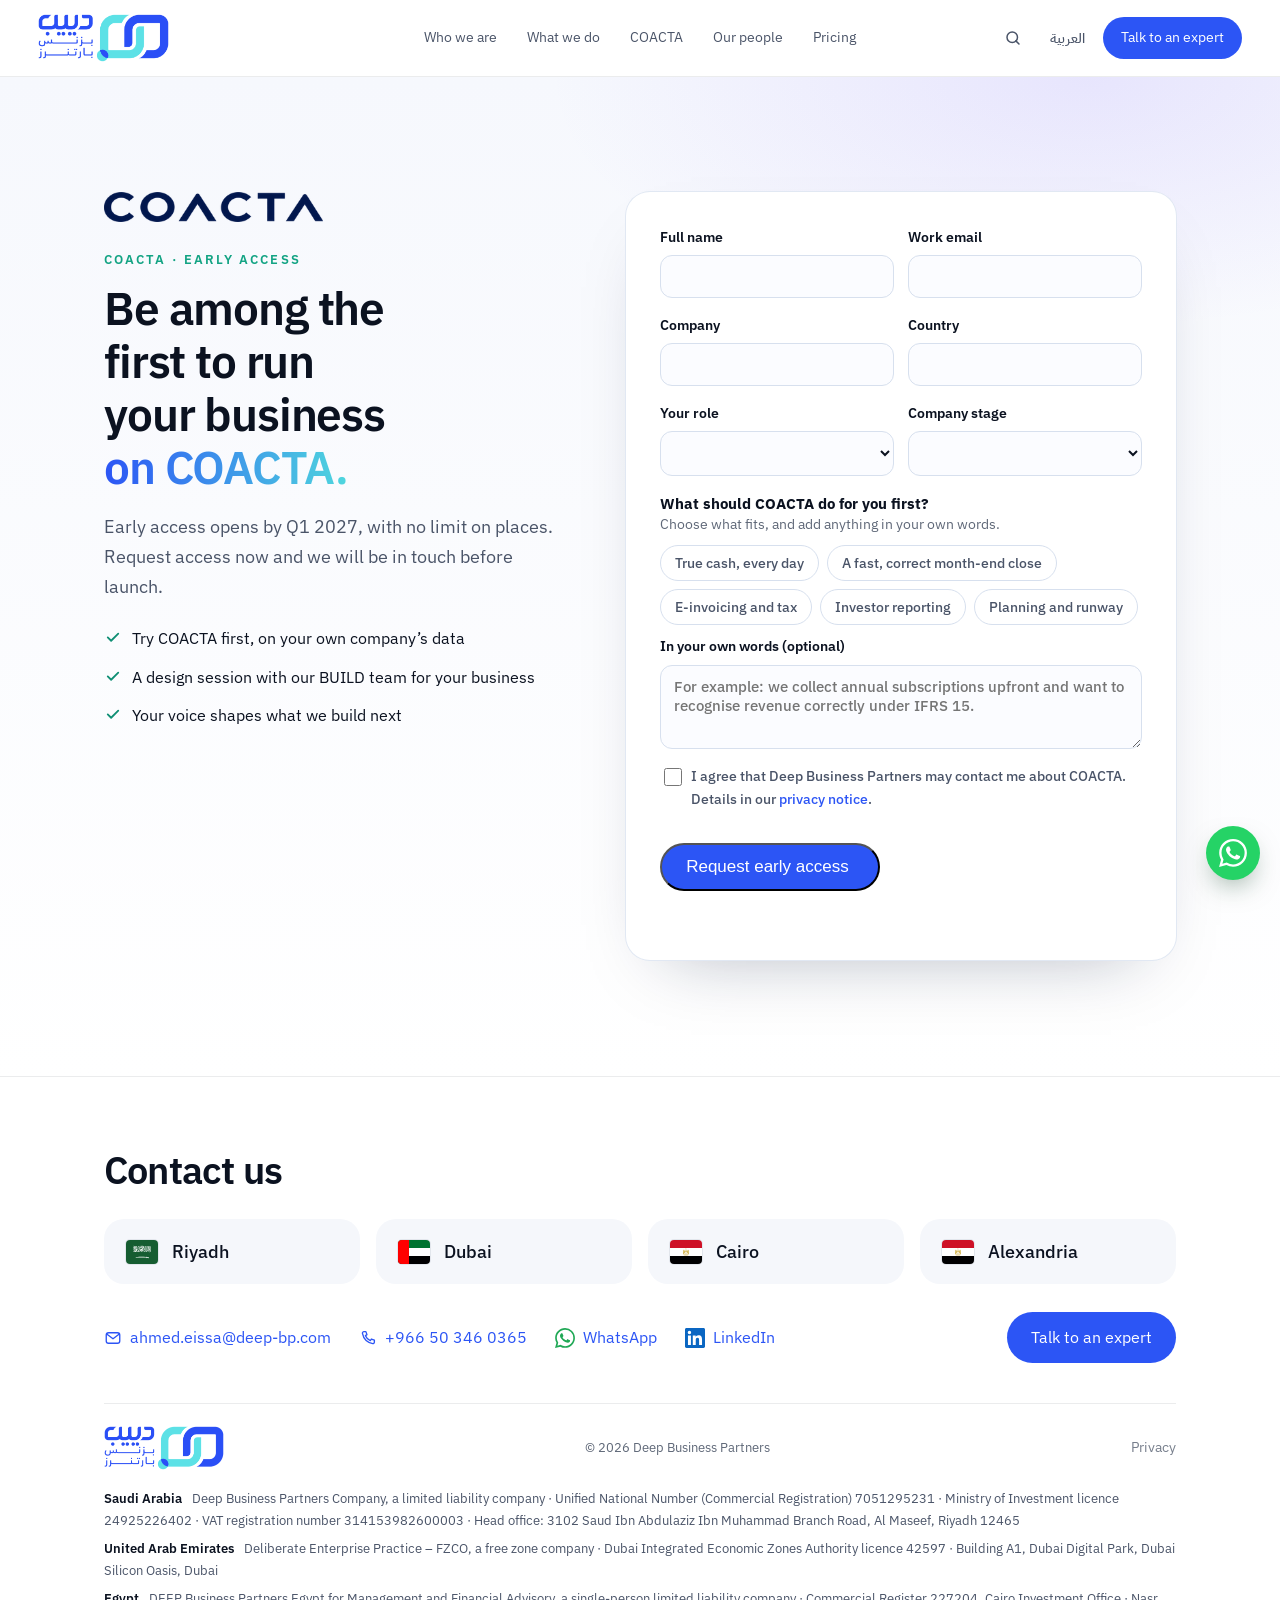
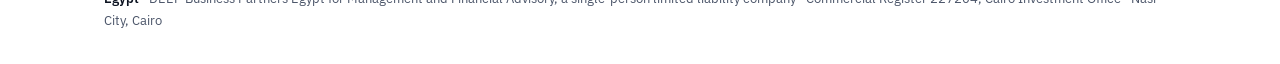
<file: early-access.html>
<!doctype html>
<html lang="ar" dir="rtl">
<head>
<meta charset="utf-8">
<script>/* Decide the language before the first paint, so an English visitor never sees Arabic flash first. */(function(){try{var q=(location.search.match(/[?&]lang=(ar|en)/)||[])[1],s=null;try{s=localStorage.getItem("dbp-lang")}catch(e){}var l=q||s||((navigator.language||"").toLowerCase().indexOf("ar")===0?"ar":"en");if(l!=="ar"){var h=document.documentElement;h.lang="en";h.dir="ltr";h.classList.add("lang-pending");setTimeout(function(){h.classList.remove("lang-pending")},1500)}}catch(e){}})();</script>
<meta name="viewport" content="width=device-width,initial-scale=1">
<title>الوصول المبكر إلى كو أكتا · دييب بزنس بارتنرز</title>
<meta name="description" content="سجّل للوصول المبكر إلى كو أكتا، نظام تشغيل الأعمال من دييب بزنس بارتنرز.">
<link rel="canonical" href="https://deep-bp.com/early-access.html?lang=ar">
<link rel="alternate" hreflang="ar" href="https://deep-bp.com/early-access.html?lang=ar">
<link rel="alternate" hreflang="en" href="https://deep-bp.com/early-access.html?lang=en">
<link rel="alternate" hreflang="x-default" href="https://deep-bp.com/early-access.html">
<meta name="theme-color" content="#ffffff">
<meta property="og:type" content="website">
<meta property="og:site_name" content="Deep Business Partners">
<meta property="og:title" content="Early access · COACTA">
<meta property="og:description" content="Request early access to COACTA, the business operating system by Deep Business Partners.">
<meta property="og:url" content="https://deep-bp.com/early-access.html">
<meta property="og:image" content="https://deep-bp.com/assets/og/og-dbp.png">
<meta property="og:image:width" content="1200">
<meta property="og:image:height" content="630">
<meta property="og:image:alt" content="Early access · COACTA">
<meta property="og:locale" content="ar_SA">
<meta property="og:locale:alternate" content="en_US">
<meta name="twitter:card" content="summary_large_image">
<meta name="twitter:title" content="Early access · COACTA">
<meta name="twitter:description" content="Request early access to COACTA, the business operating system by Deep Business Partners.">
<meta name="twitter:image" content="https://deep-bp.com/assets/og/og-dbp.png">
<script type="application/json" id="page-meta">{"ar":{"t":"الوصول المبكر إلى كو أكتا · دييب بزنس بارتنرز","d":"سجّل للوصول المبكر إلى كو أكتا، نظام تشغيل الأعمال من دييب بزنس بارتنرز."},"en":{"t":"COACTA early access · Deep Business Partners","d":"Request early access to COACTA, the business operating system by Deep Business Partners."}}</script>
<link rel="icon" type="image/png" sizes="32x32" href="assets/favicon-32.png">
<link rel="icon" type="image/png" sizes="64x64" href="assets/favicon-64.png">
<link rel="apple-touch-icon" href="assets/apple-touch-icon.png">
<link rel="preconnect" href="https://fonts.googleapis.com"><link rel="preconnect" href="https://fonts.gstatic.com" crossorigin>
<link href="https://fonts.googleapis.com/css2?family=IBM+Plex+Sans+Arabic:wght@400;500;600;700&family=IBM+Plex+Sans:wght@400;500;600;700&display=swap" rel="stylesheet">
<link rel="stylesheet" href="assets/site.css?v=ab69b21386">
</head>
<body>
<a class="skip" data-lang="ar" href="#ar">انتقل إلى المحتوى</a><a class="skip" data-lang="en" hidden href="#en">Skip to content</a>
<header class="top">
  <div class="bar">
    <a class="brand" href="index.html"><img src="assets/dbp-logo.png" alt="Deep Business Partners · دييب بزنس بارتنرز" width="951" height="349"></a>
    <nav class="pages" aria-label="Pages">
      <a href="index.html"><span data-lang="ar">من نحن</span><span data-lang="en" hidden>Who we are</span></a>
      <a href="services.html"><span data-lang="ar">منتجاتنا</span><span data-lang="en" hidden>What we do</span></a>
      <a href="coacta.html"><span data-lang="ar">كو أكتا</span><span data-lang="en" hidden>COACTA</span></a>
      <a href="deepers.html"><span data-lang="ar">فريقنا</span><span data-lang="en" hidden>Our people</span></a>
      <a href="pricing.html"><span data-lang="ar">التسعير</span><span data-lang="en" hidden>Pricing</span></a>
    </nav>
    <div class="bar-actions">
      <button type="button" class="icon-btn" id="search-open" aria-label="Search · بحث"><svg viewBox="0 0 24 24" width="18" height="18" aria-hidden="true"><circle cx="11" cy="11" r="7" fill="none" stroke="currentColor" stroke-width="2"/><path d="M20 20l-4.2-4.2" stroke="currentColor" stroke-width="2" stroke-linecap="round"/></svg></button>
      <div class="switch" role="group" aria-label="Language"><button type="button" id="btn-ar" aria-pressed="true" lang="ar">العربية</button><button type="button" id="btn-en" aria-pressed="false" lang="en">English</button></div>
      <a class="btn bar-btn" href="https://outlook.office.com/bookwithme/user/956fda55a02d4e0395dc4618bb60b095@deep-bp.com?anonymous&amp;ep=bwmEmailSignature" target="_blank" rel="noopener"><span data-lang="ar">تحدّث مع خبير</span><span data-lang="en" hidden>Talk to an expert</span></a>
    </div>
  </div>
</header>
<div class="search-overlay" id="search" hidden>
  <div class="search-box" role="dialog" aria-modal="true" aria-label="Search">
    <div class="search-field"><svg viewBox="0 0 24 24" width="18" height="18" aria-hidden="true"><circle cx="11" cy="11" r="7" fill="none" stroke="currentColor" stroke-width="2"/><path d="M20 20l-4.2-4.2" stroke="currentColor" stroke-width="2" stroke-linecap="round"/></svg><input id="search-input" type="search" autocomplete="off" placeholder=""><button type="button" class="search-close" id="search-close" aria-label="Close">Esc</button></div>
    <ul class="search-results" id="search-results"></ul>
  </div>
</div>

<main id="ar" lang="ar" dir="rtl" tabindex="-1">
  <section class="block ea-page" id="ea-ar"><div class="wrap ea-grid">
    <div class="ea-intro">
      <img class="ea-mark" src="assets/coacta-wordmark.png" alt="COACTA" width="330" height="40">
      <span class="kicker">كو أكتا · الوصول المبكر</span>
      <h1>كن من أوائل من يدير أعماله على <span class="accent">كو أكتا.</span></h1>
      <p class="ea-lead">يُفتح باب الوصول المبكر بحلول الربع الأول من 2027، والمقاعد غير محدودة. سجّل الآن، ونعود إليك قبل الإطلاق.</p>
      <ul class="ea-perks"><li><svg viewBox="0 0 24 24" width="18" height="18" fill="none" stroke="currentColor" stroke-width="2.4" stroke-linecap="round" stroke-linejoin="round" aria-hidden="true"><path d="M5 12.5l4.5 4.5L19 7.5"/></svg>تجرّب كو أكتا مبكرًا على بيانات شركتك</li><li><svg viewBox="0 0 24 24" width="18" height="18" fill="none" stroke="currentColor" stroke-width="2.4" stroke-linecap="round" stroke-linejoin="round" aria-hidden="true"><path d="M5 12.5l4.5 4.5L19 7.5"/></svg>جلسة تصميم لأعمالك مع فريق BUILD</li><li><svg viewBox="0 0 24 24" width="18" height="18" fill="none" stroke="currentColor" stroke-width="2.4" stroke-linecap="round" stroke-linejoin="round" aria-hidden="true"><path d="M5 12.5l4.5 4.5L19 7.5"/></svg>رأيك يشكّل ما نبنيه لاحقًا</li></ul>
    </div>
    <div class="ea-card">
      <form class="ea-form" data-lang="ar" data-endpoint="https://dbp-early-access.deep-bp.workers.dev/api/early-access" data-sitekey="0x4AAAAAAF2yelSao5bM-Vbc" novalidate>
        <div class="ea-row">
          <label for="ea-name-ar">الاسم الكامل<input id="ea-name-ar" name="name" autocomplete="name" required maxlength="120"></label>
          <label for="ea-email-ar">البريد الإلكتروني للعمل<input id="ea-email-ar" name="email" type="email" autocomplete="email" required maxlength="160" dir="ltr"></label>
        </div>
        <div class="ea-row">
          <label for="ea-company-ar">اسم الشركة<input id="ea-company-ar" name="company" autocomplete="organization" required maxlength="160"></label>
          <label for="ea-country-ar">الدولة<input id="ea-country-ar" name="country" autocomplete="country-name" maxlength="80"></label>
        </div>
        <div class="ea-row">
          <label for="ea-role-ar">دورك<select id="ea-role-ar" name="role"><option value="" disabled selected></option><option>مؤسس أو شريك مؤسس</option><option>مدير مالي أو قيادي في المالية</option><option>مستثمر أو عضو مجلس إدارة</option><option>غير ذلك</option></select></label>
          <label for="ea-stage-ar">مرحلة الشركة<select id="ea-stage-ar" name="stage"><option value="" disabled selected></option><option>نؤسّس الشركة، ولا إيرادات بعد</option><option>نجمع تمويلًا، أو أغلقنا جولة للتو</option><option>نتوسّع في فرقنا وأسواقنا</option><option>شركة راسخة</option></select></label>
        </div>
        <fieldset class="ea-wants"><legend>ما أول ما تريده من كو أكتا؟</legend><p class="ea-hint">اختر ما يناسبك، وأضف ما تشاء بكلماتك.</p>
          <div class="ea-chips"><button type="button" aria-pressed="false">نقدي الحقيقي، كل يوم</button><button type="button" aria-pressed="false">إقفال شهري سريع وصحيح</button><button type="button" aria-pressed="false">الفوترة الإلكترونية والضريبة</button><button type="button" aria-pressed="false">تقارير المستثمرين</button><button type="button" aria-pressed="false">التخطيط، وكم شهرًا يكفي النقد</button></div>
          <label for="ea-note-ar">بكلماتك (اختياري)<textarea id="ea-note-ar" name="note" rows="3" maxlength="1500" placeholder="مثلًا: نحصّل الاشتراكات السنوية مقدّمًا، ونريد أن نعترف بإيراداتها كما يقتضي المعيار."></textarea></label>
        </fieldset>
        <label class="ea-consent" for="ea-consent-ar"><input id="ea-consent-ar" name="consent" type="checkbox" required><span>أوافق على أن تتواصل معي دييب بزنس بارتنرز بشأن كو أكتا. وتجد التفاصيل في <a href="privacy.html">سياسة الخصوصية</a>.</span></label>
        <div class="ea-turnstile"></div>
        <button class="btn ea-submit" type="submit">سجّل للوصول المبكر</button>
        <p class="ea-msg" role="status" aria-live="polite"></p>
      </form>
      <div class="ea-done" hidden><svg viewBox="0 0 24 24" width="18" height="18" fill="none" stroke="currentColor" stroke-width="2.4" stroke-linecap="round" stroke-linejoin="round" aria-hidden="true"><path d="M5 12.5l4.5 4.5L19 7.5"/></svg><h2>شكرًا، وصل طلبك.</h2><p>سنعود إليك قبل الإطلاق. وحتى ذلك الحين، تابع كو أكتا على لينكد إن.</p><a class="btn ghost-light" href="https://www.linkedin.com/company/coacta-io/" target="_blank" rel="noopener">تابع كو أكتا على لينكد إن</a></div>
    </div>
  </div></section>
</main>

<main id="en" lang="en" dir="ltr" tabindex="-1" hidden>
  <section class="block ea-page" id="ea-en"><div class="wrap ea-grid">
    <div class="ea-intro">
      <img class="ea-mark" src="assets/coacta-wordmark.png" alt="COACTA" width="330" height="40">
      <span class="kicker">COACTA · Early access</span>
      <h1>Be among the first to run your business <span class="accent">on COACTA.</span></h1>
      <p class="ea-lead">Early access opens by Q1 2027, with no limit on places. Request access now and we will be in touch before launch.</p>
      <ul class="ea-perks"><li><svg viewBox="0 0 24 24" width="18" height="18" fill="none" stroke="currentColor" stroke-width="2.4" stroke-linecap="round" stroke-linejoin="round" aria-hidden="true"><path d="M5 12.5l4.5 4.5L19 7.5"/></svg>Try COACTA first, on your own company’s data</li><li><svg viewBox="0 0 24 24" width="18" height="18" fill="none" stroke="currentColor" stroke-width="2.4" stroke-linecap="round" stroke-linejoin="round" aria-hidden="true"><path d="M5 12.5l4.5 4.5L19 7.5"/></svg>A design session with our BUILD team for your business</li><li><svg viewBox="0 0 24 24" width="18" height="18" fill="none" stroke="currentColor" stroke-width="2.4" stroke-linecap="round" stroke-linejoin="round" aria-hidden="true"><path d="M5 12.5l4.5 4.5L19 7.5"/></svg>Your voice shapes what we build next</li></ul>
    </div>
    <div class="ea-card">
      <form class="ea-form" data-lang="en" data-endpoint="https://dbp-early-access.deep-bp.workers.dev/api/early-access" data-sitekey="0x4AAAAAAF2yelSao5bM-Vbc" novalidate>
        <div class="ea-row">
          <label for="ea-name-en">Full name<input id="ea-name-en" name="name" autocomplete="name" required maxlength="120"></label>
          <label for="ea-email-en">Work email<input id="ea-email-en" name="email" type="email" autocomplete="email" required maxlength="160" dir="ltr"></label>
        </div>
        <div class="ea-row">
          <label for="ea-company-en">Company<input id="ea-company-en" name="company" autocomplete="organization" required maxlength="160"></label>
          <label for="ea-country-en">Country<input id="ea-country-en" name="country" autocomplete="country-name" maxlength="80"></label>
        </div>
        <div class="ea-row">
          <label for="ea-role-en">Your role<select id="ea-role-en" name="role"><option value="" disabled selected></option><option>Founder or co-founder</option><option>CFO or finance lead</option><option>Investor or board member</option><option>Other</option></select></label>
          <label for="ea-stage-en">Company stage<select id="ea-stage-en" name="stage"><option value="" disabled selected></option><option>Starting, before revenue</option><option>Raising, or just closed a round</option><option>Scaling teams and markets</option><option>Established business</option></select></label>
        </div>
        <fieldset class="ea-wants"><legend>What should COACTA do for you first?</legend><p class="ea-hint">Choose what fits, and add anything in your own words.</p>
          <div class="ea-chips"><button type="button" aria-pressed="false">True cash, every day</button><button type="button" aria-pressed="false">A fast, correct month-end close</button><button type="button" aria-pressed="false">E-invoicing and tax</button><button type="button" aria-pressed="false">Investor reporting</button><button type="button" aria-pressed="false">Planning and runway</button></div>
          <label for="ea-note-en">In your own words (optional)<textarea id="ea-note-en" name="note" rows="3" maxlength="1500" placeholder="For example: we collect annual subscriptions upfront and want to recognise revenue correctly under IFRS 15."></textarea></label>
        </fieldset>
        <label class="ea-consent" for="ea-consent-en"><input id="ea-consent-en" name="consent" type="checkbox" required><span>I agree that Deep Business Partners may contact me about COACTA. Details in our <a href="privacy.html">privacy notice</a>.</span></label>
        <div class="ea-turnstile"></div>
        <button class="btn ea-submit" type="submit">Request early access</button>
        <p class="ea-msg" role="status" aria-live="polite"></p>
      </form>
      <div class="ea-done" hidden><svg viewBox="0 0 24 24" width="18" height="18" fill="none" stroke="currentColor" stroke-width="2.4" stroke-linecap="round" stroke-linejoin="round" aria-hidden="true"><path d="M5 12.5l4.5 4.5L19 7.5"/></svg><h2>Thank you. Your request is in.</h2><p>We will be in touch before launch.</p><a class="btn ghost-light" href="https://www.linkedin.com/company/coacta-io/" target="_blank" rel="noopener">Follow COACTA on LinkedIn</a></div>
    </div>
  </div></section>
</main>

<footer id="contact"><div class="wrap">
  <h2><span data-lang="ar">تواصل معنا</span><span data-lang="en" hidden>Contact us</span></h2>
  <div class="offices">
    <div class="office"><img class="flag" src="assets/flags/sa.svg" alt="" width="32" height="24"><div><strong><span data-lang="ar">الرياض</span><span data-lang="en" hidden>Riyadh</span></strong><span class="country"><span data-lang="ar">المملكة العربية السعودية</span><span data-lang="en" hidden>Saudi Arabia</span></span></div></div>
    <div class="office"><img class="flag" src="assets/flags/ae.svg" alt="" width="32" height="24"><div><strong><span data-lang="ar">دبي</span><span data-lang="en" hidden>Dubai</span></strong><span class="country"><span data-lang="ar">الإمارات العربية المتحدة</span><span data-lang="en" hidden>United Arab Emirates</span></span></div></div>
    <div class="office"><img class="flag" src="assets/flags/eg.svg" alt="" width="32" height="24"><div><strong><span data-lang="ar">القاهرة</span><span data-lang="en" hidden>Cairo</span></strong><span class="country"><span data-lang="ar">مصر</span><span data-lang="en" hidden>Egypt</span></span></div></div>
    <div class="office"><img class="flag" src="assets/flags/eg.svg" alt="" width="32" height="24"><div><strong><span data-lang="ar">الإسكندرية</span><span data-lang="en" hidden>Alexandria</span></strong><span class="country"><span data-lang="ar">مصر</span><span data-lang="en" hidden>Egypt</span></span></div></div>
  </div>
  <div class="reach">
    <a class="ltr" href="mailto:ahmed.eissa@deep-bp.com"><svg class="ic" viewBox="0 0 24 24" width="18" height="18" aria-hidden="true"><rect x="3" y="5" width="18" height="14" rx="3" fill="none" stroke="currentColor" stroke-width="1.8"/><path d="M4 7l8 6 8-6" fill="none" stroke="currentColor" stroke-width="1.8" stroke-linecap="round" stroke-linejoin="round"/></svg><span>ahmed.eissa@deep-bp.com</span></a>
    <a class="ltr" href="tel:+966503460365"><svg class="ic" viewBox="0 0 24 24" width="18" height="18" aria-hidden="true"><path d="M6.6 3.5h2.6l1.4 4-2 1.4a12 12 0 0 0 6.5 6.5l1.4-2 4 1.4v2.6a2 2 0 0 1-2.2 2A17.5 17.5 0 0 1 4.6 5.7a2 2 0 0 1 2-2.2z" fill="none" stroke="currentColor" stroke-width="1.8" stroke-linejoin="round"/></svg><span>+966 50 346 0365</span></a>
    <a class="ltr wa-link" data-lang="ar" href="https://wa.me/966503460365?text=%D9%85%D8%B1%D8%AD%D8%A8%D9%8B%D8%A7%D8%8C%20%D8%A3%D9%88%D8%AF%D9%91%20%D8%A7%D9%84%D8%AA%D8%AD%D8%AF%D8%AB%20%D9%85%D8%B9%20%D8%AE%D8%A8%D9%8A%D8%B1%20%D9%81%D9%8A%20%D8%AF%D9%8A%D9%8A%D8%A8%20%D8%A8%D8%B2%D9%86%D8%B3%20%D8%A8%D8%A7%D8%B1%D8%AA%D9%86%D8%B1%D8%B2." target="_blank" rel="noopener"><svg class="wa-ic" viewBox="0 0 24 24" width="20" height="20" aria-hidden="true"><path fill="currentColor" d="M17.47 14.38c-.3-.15-1.76-.87-2.03-.97-.27-.1-.47-.15-.67.15-.2.3-.77.97-.94 1.16-.17.2-.35.22-.64.07-.3-.15-1.26-.46-2.39-1.47-.88-.79-1.48-1.76-1.65-2.06-.17-.3-.02-.46.13-.6.13-.14.3-.35.45-.52.15-.18.2-.3.3-.5.1-.2.05-.37-.03-.52-.07-.15-.67-1.61-.92-2.2-.24-.58-.49-.5-.67-.51h-.57c-.2 0-.52.07-.79.37-.27.3-1.04 1.02-1.04 2.48 0 1.46 1.07 2.88 1.21 3.07.15.2 2.1 3.2 5.08 4.49.71.31 1.26.49 1.7.62.71.23 1.36.2 1.87.12.57-.09 1.76-.72 2-1.41.25-.7.25-1.29.18-1.42-.08-.12-.27-.2-.57-.34m-5.42 7.4h-.01a9.87 9.87 0 0 1-5.03-1.37l-.36-.22-3.74.98 1-3.65-.24-.37a9.86 9.86 0 0 1-1.51-5.26c0-5.45 4.44-9.88 9.89-9.88a9.83 9.83 0 0 1 9.88 9.89c0 5.45-4.44 9.88-9.88 9.88m8.41-18.3A11.82 11.82 0 0 0 12.05 0C5.5 0 .16 5.34.16 11.89c0 2.1.55 4.14 1.59 5.95L.06 24l6.3-1.65a11.88 11.88 0 0 0 5.68 1.45c6.56 0 11.89-5.34 11.89-11.89 0-3.18-1.24-6.17-3.48-8.41"/></svg><span>واتساب</span></a><a class="ltr wa-link" data-lang="en" hidden href="https://wa.me/966503460365?text=Hello%2C%20I%20would%20like%20to%20talk%20to%20an%20expert%20at%20Deep%20Business%20Partners." target="_blank" rel="noopener"><svg class="wa-ic" viewBox="0 0 24 24" width="20" height="20" aria-hidden="true"><path fill="currentColor" d="M17.47 14.38c-.3-.15-1.76-.87-2.03-.97-.27-.1-.47-.15-.67.15-.2.3-.77.97-.94 1.16-.17.2-.35.22-.64.07-.3-.15-1.26-.46-2.39-1.47-.88-.79-1.48-1.76-1.65-2.06-.17-.3-.02-.46.13-.6.13-.14.3-.35.45-.52.15-.18.2-.3.3-.5.1-.2.05-.37-.03-.52-.07-.15-.67-1.61-.92-2.2-.24-.58-.49-.5-.67-.51h-.57c-.2 0-.52.07-.79.37-.27.3-1.04 1.02-1.04 2.48 0 1.46 1.07 2.88 1.21 3.07.15.2 2.1 3.2 5.08 4.49.71.31 1.26.49 1.7.62.71.23 1.36.2 1.87.12.57-.09 1.76-.72 2-1.41.25-.7.25-1.29.18-1.42-.08-.12-.27-.2-.57-.34m-5.42 7.4h-.01a9.87 9.87 0 0 1-5.03-1.37l-.36-.22-3.74.98 1-3.65-.24-.37a9.86 9.86 0 0 1-1.51-5.26c0-5.45 4.44-9.88 9.89-9.88a9.83 9.83 0 0 1 9.88 9.89c0 5.45-4.44 9.88-9.88 9.88m8.41-18.3A11.82 11.82 0 0 0 12.05 0C5.5 0 .16 5.34.16 11.89c0 2.1.55 4.14 1.59 5.95L.06 24l6.3-1.65a11.88 11.88 0 0 0 5.68 1.45c6.56 0 11.89-5.34 11.89-11.89 0-3.18-1.24-6.17-3.48-8.41"/></svg><span>WhatsApp</span></a>
    <a class="in-link" href="https://www.linkedin.com/company/deep-business-partners/" target="_blank" rel="noopener"><svg class="in-icon" viewBox="0 0 24 24" width="20" height="20" aria-hidden="true"><path fill="#0A66C2" d="M20.45 20.45h-3.56v-5.57c0-1.33-.02-3.04-1.85-3.04-1.86 0-2.14 1.45-2.14 2.94v5.67H9.35V9h3.41v1.56h.05c.48-.9 1.64-1.85 3.37-1.85 3.6 0 4.27 2.37 4.27 5.46v6.28zM5.34 7.43a2.06 2.06 0 1 1 0-4.13 2.06 2.06 0 0 1 0 4.13zM7.12 20.45H3.56V9h3.56v11.45zM22.22 0H1.77C.79 0 0 .77 0 1.73v20.54C0 23.23.79 24 1.77 24h20.45c.98 0 1.78-.77 1.78-1.73V1.73C24 .77 23.2 0 22.22 0z"/></svg><span>LinkedIn</span></a>
    <a class="btn" href="https://outlook.office.com/bookwithme/user/956fda55a02d4e0395dc4618bb60b095@deep-bp.com?anonymous&amp;ep=bwmEmailSignature" target="_blank" rel="noopener"><span data-lang="ar">تحدّث مع خبير</span><span data-lang="en" hidden>Talk to an expert</span></a>
  </div>
  <div class="legal"><img src="assets/dbp-logo.png" alt="Deep Business Partners" width="951" height="349"><span data-lang="ar">© 2026 دييب بزنس بارتنرز</span><span data-lang="en" hidden>© 2026 Deep Business Partners</span><a class="privacy-link" href="privacy.html"><span data-lang="ar">الخصوصية</span><span data-lang="en" hidden>Privacy</span></a></div>
  <div class="reg">
    <p><b><span data-lang="ar">السعودية</span><span data-lang="en" hidden>Saudi Arabia</span></b><span data-lang="ar">شركة دييب بزنس بارتنرز، شركة ذات مسؤولية محدودة · الرقم الوطني الموحد <bdi>7051295231</bdi> · ترخيص وزارة الاستثمار <bdi>24925226402</bdi> · الرقم الضريبي <bdi>314153982600003</bdi> · المركز الرئيس: <bdi>3102</bdi> طريق سعود بن عبدالعزيز بن محمد الفرعي، حي المصيف، الرياض <bdi>12465</bdi></span><span data-lang="en" hidden>Deep Business Partners Company, a limited liability company · Unified National Number (Commercial Registration) 7051295231 · Ministry of Investment licence 24925226402 · VAT registration number 314153982600003 · Head office: 3102 Saud Ibn Abdulaziz Ibn Muhammad Branch Road, Al Maseef, Riyadh 12465</span></p>
    <p><b><span data-lang="ar">الإمارات</span><span data-lang="en" hidden>United Arab Emirates</span></b><span data-lang="ar">ديليبيريت انتربرايس براكتيس، شركة منطقة حرة (ش م ح) · رخصة سلطة دبي للمناطق الاقتصادية المتكاملة رقم <bdi>42597</bdi> · المبنى <bdi>A1</bdi>، دبي ديجيتال بارك، واحة دبي للسيليكون، دبي</span><span data-lang="en" hidden>Deliberate Enterprise Practice – FZCO, a free zone company · Dubai Integrated Economic Zones Authority licence 42597 · Building A1, Dubai Digital Park, Dubai Silicon Oasis, Dubai</span></p>
    <p><b><span data-lang="ar">مصر</span><span data-lang="en" hidden>Egypt</span></b><span data-lang="ar">دييب بزنس بارتنرز مصر للاستشارات المالية والإدارية، شركة شخص واحد ذات مسؤولية محدودة · السجل التجاري رقم <bdi>227204</bdi>، مكتب سجل تجاري استثمار القاهرة · مدينة نصر، القاهرة</span><span data-lang="en" hidden>DEEP Business Partners Egypt for Management and Financial Advisory, a single-person limited liability company · Commercial Register 227204, Cairo Investment Office · Nasr City, Cairo</span></p>
  </div>
</div></footer>
<a class="wa-float" data-lang="ar" href="https://wa.me/966503460365?text=%D9%85%D8%B1%D8%AD%D8%A8%D9%8B%D8%A7%D8%8C%20%D8%A3%D9%88%D8%AF%D9%91%20%D8%A7%D9%84%D8%AA%D8%AD%D8%AF%D8%AB%20%D9%85%D8%B9%20%D8%AE%D8%A8%D9%8A%D8%B1%20%D9%81%D9%8A%20%D8%AF%D9%8A%D9%8A%D8%A8%20%D8%A8%D8%B2%D9%86%D8%B3%20%D8%A8%D8%A7%D8%B1%D8%AA%D9%86%D8%B1%D8%B2." target="_blank" rel="noopener" aria-label="تواصل معنا عبر واتساب"><svg class="wa-ic" viewBox="0 0 24 24" width="20" height="20" aria-hidden="true"><path fill="currentColor" d="M17.47 14.38c-.3-.15-1.76-.87-2.03-.97-.27-.1-.47-.15-.67.15-.2.3-.77.97-.94 1.16-.17.2-.35.22-.64.07-.3-.15-1.26-.46-2.39-1.47-.88-.79-1.48-1.76-1.65-2.06-.17-.3-.02-.46.13-.6.13-.14.3-.35.45-.52.15-.18.2-.3.3-.5.1-.2.05-.37-.03-.52-.07-.15-.67-1.61-.92-2.2-.24-.58-.49-.5-.67-.51h-.57c-.2 0-.52.07-.79.37-.27.3-1.04 1.02-1.04 2.48 0 1.46 1.07 2.88 1.21 3.07.15.2 2.1 3.2 5.08 4.49.71.31 1.26.49 1.7.62.71.23 1.36.2 1.87.12.57-.09 1.76-.72 2-1.41.25-.7.25-1.29.18-1.42-.08-.12-.27-.2-.57-.34m-5.42 7.4h-.01a9.87 9.87 0 0 1-5.03-1.37l-.36-.22-3.74.98 1-3.65-.24-.37a9.86 9.86 0 0 1-1.51-5.26c0-5.45 4.44-9.88 9.89-9.88a9.83 9.83 0 0 1 9.88 9.89c0 5.45-4.44 9.88-9.88 9.88m8.41-18.3A11.82 11.82 0 0 0 12.05 0C5.5 0 .16 5.34.16 11.89c0 2.1.55 4.14 1.59 5.95L.06 24l6.3-1.65a11.88 11.88 0 0 0 5.68 1.45c6.56 0 11.89-5.34 11.89-11.89 0-3.18-1.24-6.17-3.48-8.41"/></svg></a><a class="wa-float" data-lang="en" hidden href="https://wa.me/966503460365?text=Hello%2C%20I%20would%20like%20to%20talk%20to%20an%20expert%20at%20Deep%20Business%20Partners." target="_blank" rel="noopener" aria-label="Message us on WhatsApp"><svg class="wa-ic" viewBox="0 0 24 24" width="20" height="20" aria-hidden="true"><path fill="currentColor" d="M17.47 14.38c-.3-.15-1.76-.87-2.03-.97-.27-.1-.47-.15-.67.15-.2.3-.77.97-.94 1.16-.17.2-.35.22-.64.07-.3-.15-1.26-.46-2.39-1.47-.88-.79-1.48-1.76-1.65-2.06-.17-.3-.02-.46.13-.6.13-.14.3-.35.45-.52.15-.18.2-.3.3-.5.1-.2.05-.37-.03-.52-.07-.15-.67-1.61-.92-2.2-.24-.58-.49-.5-.67-.51h-.57c-.2 0-.52.07-.79.37-.27.3-1.04 1.02-1.04 2.48 0 1.46 1.07 2.88 1.21 3.07.15.2 2.1 3.2 5.08 4.49.71.31 1.26.49 1.7.62.71.23 1.36.2 1.87.12.57-.09 1.76-.72 2-1.41.25-.7.25-1.29.18-1.42-.08-.12-.27-.2-.57-.34m-5.42 7.4h-.01a9.87 9.87 0 0 1-5.03-1.37l-.36-.22-3.74.98 1-3.65-.24-.37a9.86 9.86 0 0 1-1.51-5.26c0-5.45 4.44-9.88 9.89-9.88a9.83 9.83 0 0 1 9.88 9.89c0 5.45-4.44 9.88-9.88 9.88m8.41-18.3A11.82 11.82 0 0 0 12.05 0C5.5 0 .16 5.34.16 11.89c0 2.1.55 4.14 1.59 5.95L.06 24l6.3-1.65a11.88 11.88 0 0 0 5.68 1.45c6.56 0 11.89-5.34 11.89-11.89 0-3.18-1.24-6.17-3.48-8.41"/></svg></a>
<script src="assets/search-index.js?v=734fce111f"></script>
<script src="assets/site.js?v=7ff6bfcfa3"></script>
<!-- Cloudflare Web Analytics: page views and visits, counted without cookies and without identifying anyone. --><script defer src="https://static.cloudflareinsights.com/beacon.min.js" data-cf-beacon='{"token": "90029bcff98e49f7875b92e67e636c5a"}'></script>
<script src="assets/early-access.js?v=6bd57f45db" defer></script>
<script src="https://challenges.cloudflare.com/turnstile/v0/api.js?render=explicit" async defer></script>
</body>
</html>
</file>
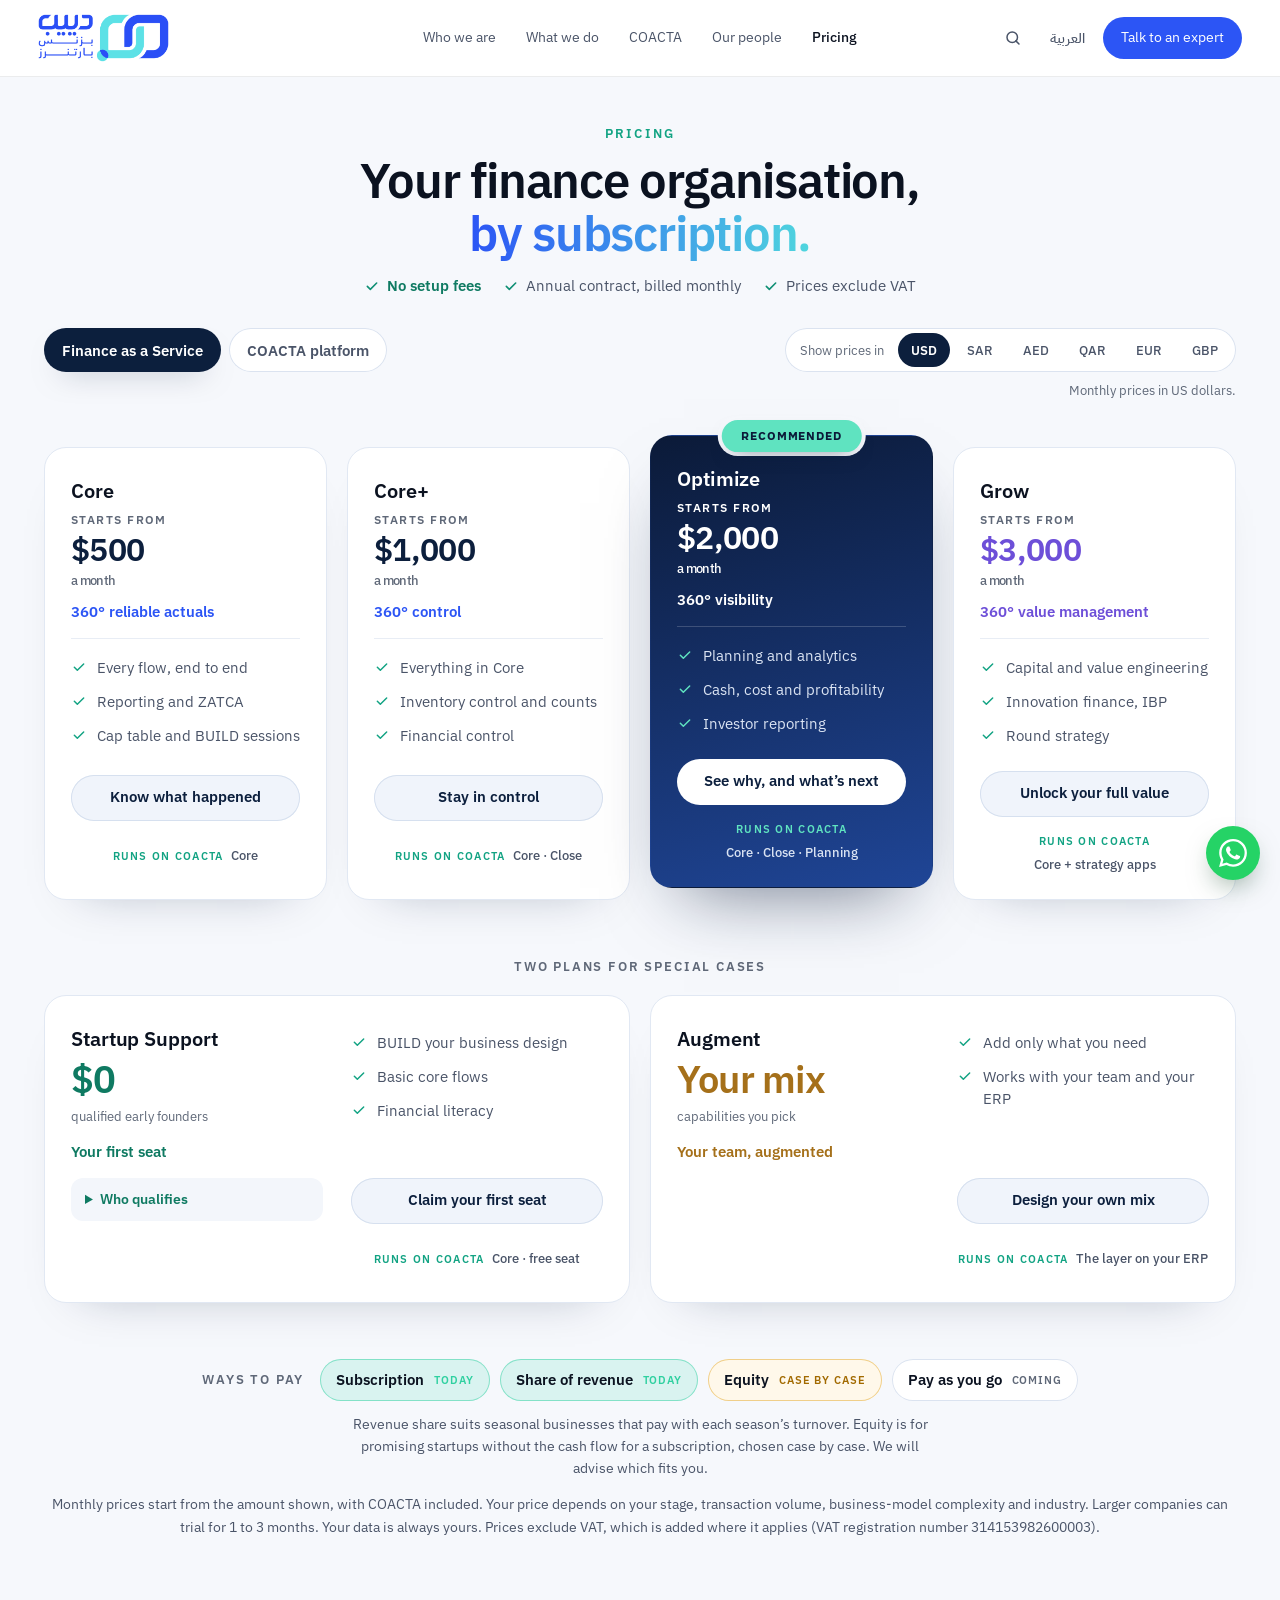
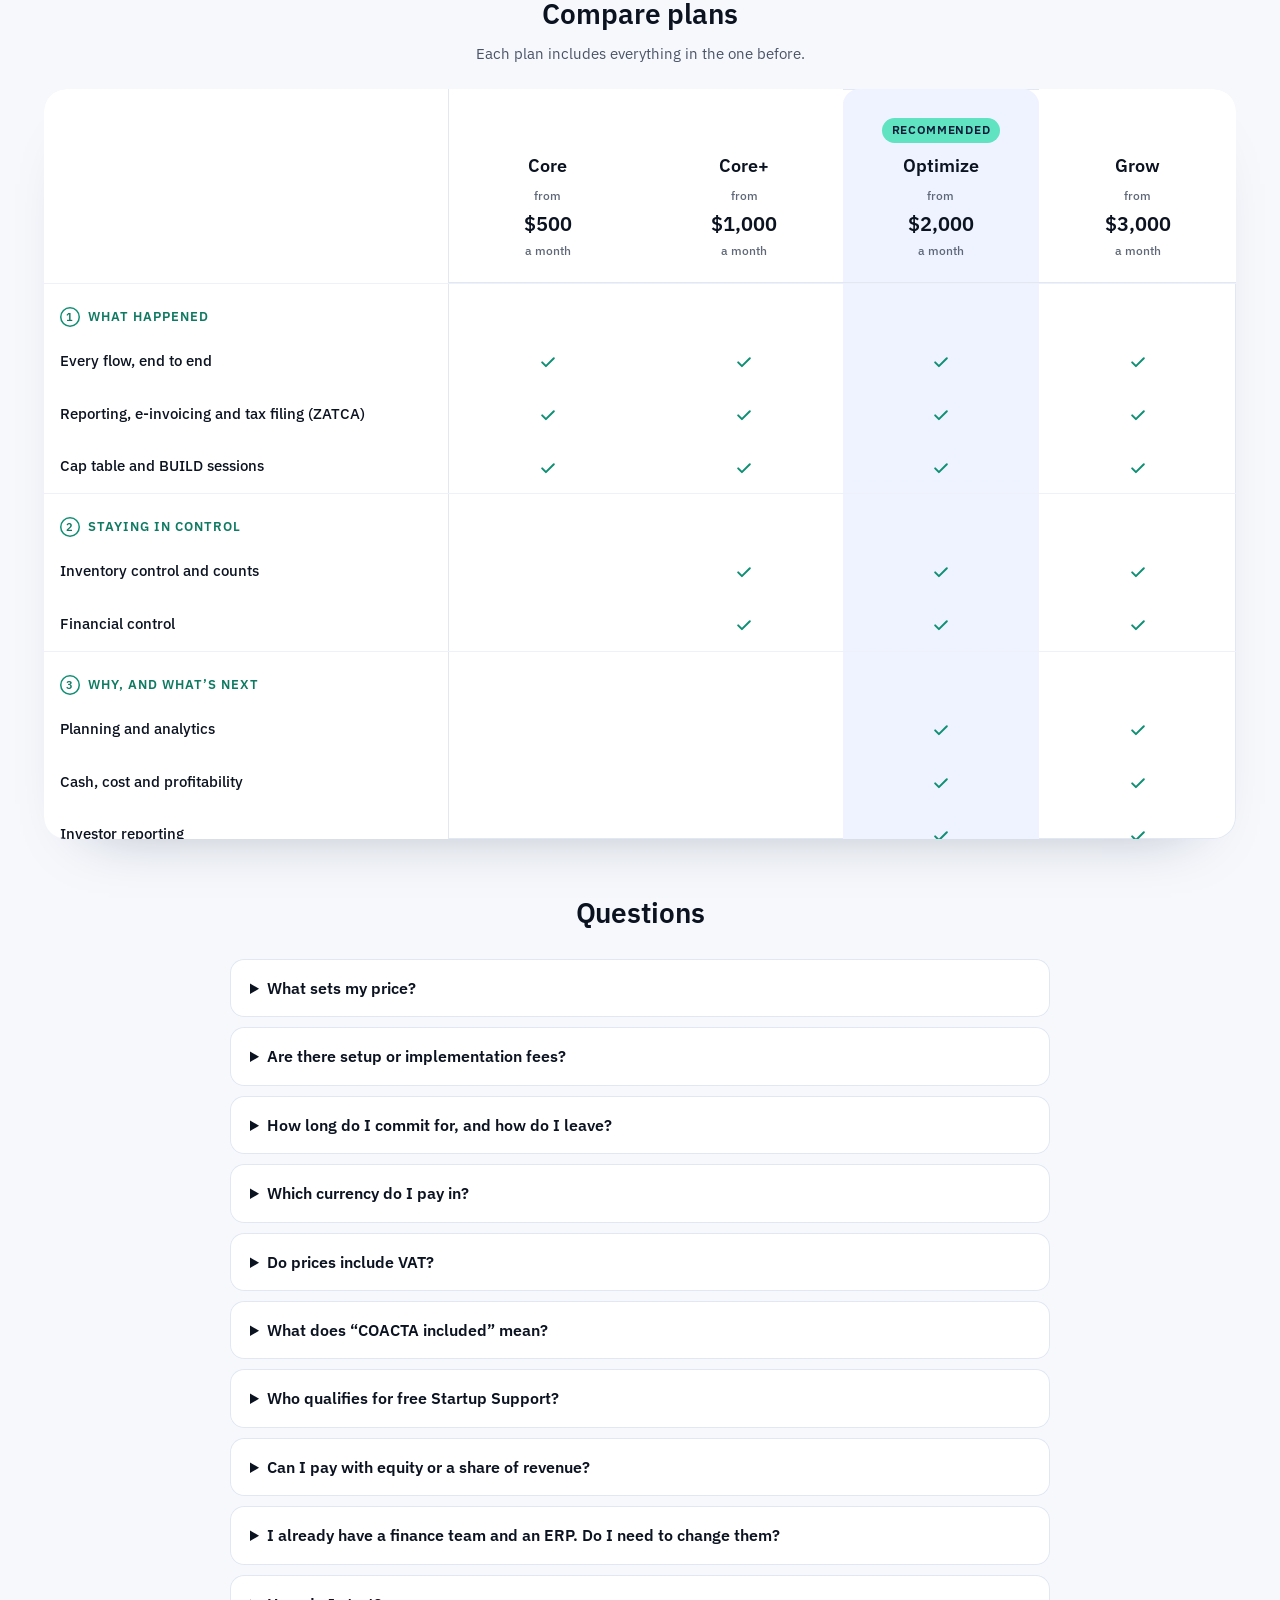
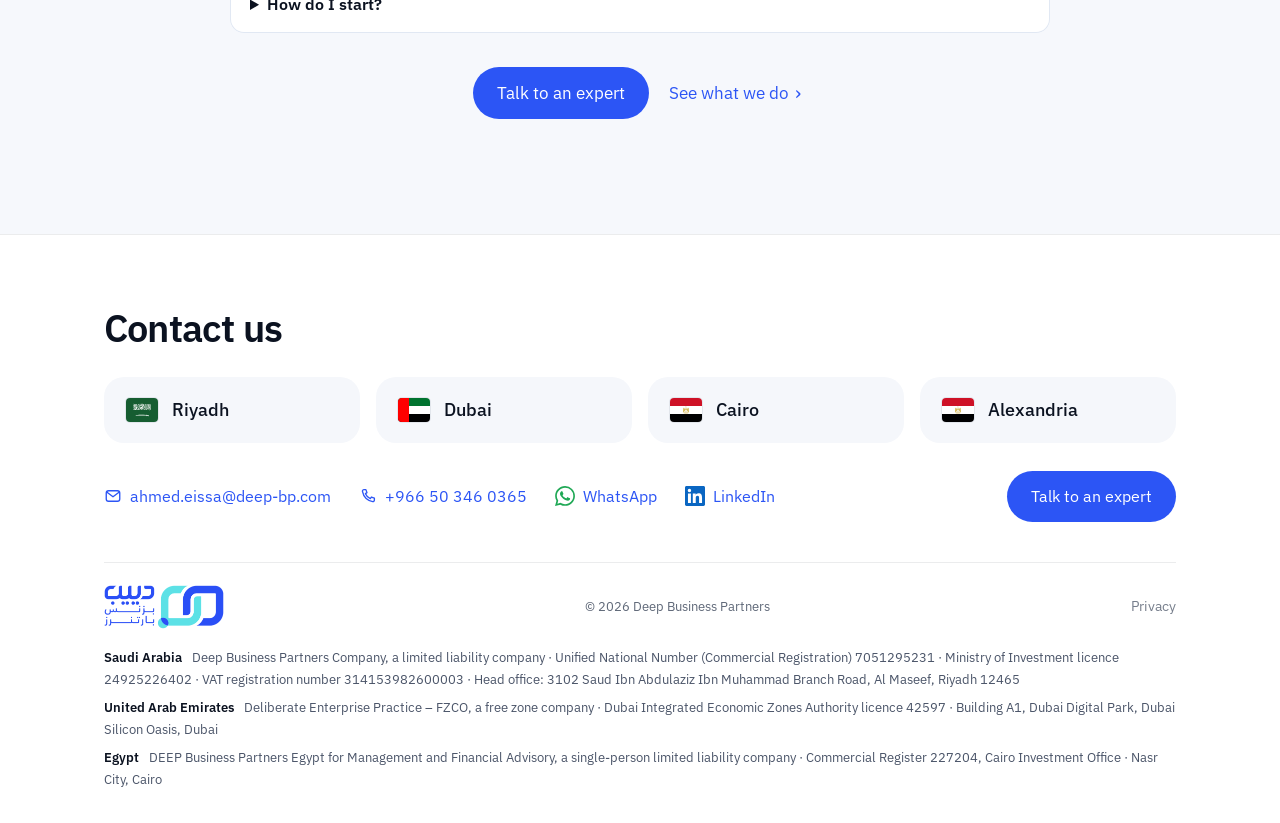
<file: pricing.html>
<!doctype html>
<html lang="ar" dir="rtl">
<head>
<meta charset="utf-8">
<script>/* Decide the language before the first paint, so an English visitor never sees Arabic flash first. */(function(){try{var q=(location.search.match(/[?&]lang=(ar|en)/)||[])[1],s=null;try{s=localStorage.getItem("dbp-lang")}catch(e){}var l=q||s||((navigator.language||"").toLowerCase().indexOf("ar")===0?"ar":"en");if(l!=="ar"){var h=document.documentElement;h.lang="en";h.dir="ltr";h.classList.add("lang-pending");setTimeout(function(){h.classList.remove("lang-pending")},1500)}}catch(e){}})();</script>
<meta name="viewport" content="width=device-width,initial-scale=1">
<title>التسعير · دييب بزنس بارتنرز</title>
<meta name="description" content="خطط المالية كخدمة بأسعار معلنة وبعملتك، وخطط منصة كو أكتا. الأسعار لا تشمل ضريبة القيمة المضافة.">
<link rel="canonical" href="https://deep-bp.com/pricing.html?lang=ar">
<link rel="alternate" hreflang="ar" href="https://deep-bp.com/pricing.html?lang=ar">
<link rel="alternate" hreflang="en" href="https://deep-bp.com/pricing.html?lang=en">
<link rel="alternate" hreflang="x-default" href="https://deep-bp.com/pricing.html">
<meta name="theme-color" content="#ffffff">
<meta property="og:type" content="website">
<meta property="og:site_name" content="Deep Business Partners">
<meta property="og:title" content="Pricing · الأسعار · Deep Business Partners">
<meta property="og:description" content="Finance as a Service plans with published prices in your currency, and the COACTA platform plans. Prices exclude VAT.">
<meta property="og:url" content="https://deep-bp.com/pricing.html">
<meta property="og:image" content="https://deep-bp.com/assets/og/og-dbp.png">
<meta property="og:image:width" content="1200">
<meta property="og:image:height" content="630">
<meta property="og:image:alt" content="Pricing · الأسعار · Deep Business Partners">
<meta property="og:locale" content="ar_SA">
<meta property="og:locale:alternate" content="en_US">
<meta name="twitter:card" content="summary_large_image">
<meta name="twitter:title" content="Pricing · الأسعار · Deep Business Partners">
<meta name="twitter:description" content="Finance as a Service plans with published prices in your currency, and the COACTA platform plans. Prices exclude VAT.">
<meta name="twitter:image" content="https://deep-bp.com/assets/og/og-dbp.png">
<script type="application/json" id="page-meta">{"ar":{"t":"التسعير · دييب بزنس بارتنرز","d":"خطط المالية كخدمة بأسعار معلنة وبعملتك، وخطط منصة كو أكتا. الأسعار لا تشمل ضريبة القيمة المضافة."},"en":{"t":"Pricing · Deep Business Partners","d":"Finance as a Service plans with published prices in your currency, and the COACTA platform plans. Prices exclude VAT."}}</script>
<link rel="icon" type="image/png" sizes="32x32" href="assets/favicon-32.png">
<link rel="icon" type="image/png" sizes="64x64" href="assets/favicon-64.png">
<link rel="apple-touch-icon" href="assets/apple-touch-icon.png">
<link rel="preconnect" href="https://fonts.googleapis.com"><link rel="preconnect" href="https://fonts.gstatic.com" crossorigin>
<link href="https://fonts.googleapis.com/css2?family=IBM+Plex+Sans+Arabic:wght@400;500;600;700&family=IBM+Plex+Sans:wght@400;500;600;700&display=swap" rel="stylesheet">
<link rel="stylesheet" href="assets/site.css?v=ab69b21386">
</head>
<body>
<a class="skip" data-lang="ar" href="#ar">انتقل إلى المحتوى</a><a class="skip" data-lang="en" hidden href="#en">Skip to content</a>
<header class="top">
  <div class="bar">
    <a class="brand" href="index.html"><img src="assets/dbp-logo.png" alt="Deep Business Partners · دييب بزنس بارتنرز" width="951" height="349"></a>
    <nav class="pages" aria-label="Pages">
      <a href="index.html"><span data-lang="ar">من نحن</span><span data-lang="en" hidden>Who we are</span></a>
      <a href="services.html"><span data-lang="ar">منتجاتنا</span><span data-lang="en" hidden>What we do</span></a>
      <a href="coacta.html"><span data-lang="ar">كو أكتا</span><span data-lang="en" hidden>COACTA</span></a>
      <a href="deepers.html"><span data-lang="ar">فريقنا</span><span data-lang="en" hidden>Our people</span></a>
      <a href="pricing.html" aria-current="page"><span data-lang="ar">التسعير</span><span data-lang="en" hidden>Pricing</span></a>
    </nav>
    <div class="bar-actions">
      <button type="button" class="icon-btn" id="search-open" aria-label="Search · بحث"><svg viewBox="0 0 24 24" width="18" height="18" aria-hidden="true"><circle cx="11" cy="11" r="7" fill="none" stroke="currentColor" stroke-width="2"/><path d="M20 20l-4.2-4.2" stroke="currentColor" stroke-width="2" stroke-linecap="round"/></svg></button>
      <div class="switch" role="group" aria-label="Language"><button type="button" id="btn-ar" aria-pressed="true" lang="ar">العربية</button><button type="button" id="btn-en" aria-pressed="false" lang="en">English</button></div>
      <a class="btn bar-btn" href="https://outlook.office.com/bookwithme/user/956fda55a02d4e0395dc4618bb60b095@deep-bp.com?anonymous&amp;ep=bwmEmailSignature" target="_blank" rel="noopener"><span data-lang="ar">تحدّث مع خبير</span><span data-lang="en" hidden>Talk to an expert</span></a>
    </div>
  </div>
</header>
<div class="search-overlay" id="search" hidden>
  <div class="search-box" role="dialog" aria-modal="true" aria-label="Search">
    <div class="search-field"><svg viewBox="0 0 24 24" width="18" height="18" aria-hidden="true"><circle cx="11" cy="11" r="7" fill="none" stroke="currentColor" stroke-width="2"/><path d="M20 20l-4.2-4.2" stroke="currentColor" stroke-width="2" stroke-linecap="round"/></svg><input id="search-input" type="search" autocomplete="off" placeholder=""><button type="button" class="search-close" id="search-close" aria-label="Close">Esc</button></div>
    <ul class="search-results" id="search-results"></ul>
  </div>
</div>

<main id="ar" lang="ar" dir="rtl" tabindex="-1">
  <section class="block pricing-band" id="pricing-ar"><div class="wrap">
    <span class="kicker">التسعير</span>
    <h1>منظومتك المالية، <span class="accent">باشتراك.</span></h1>
    <ul class="pr-terms"><li><svg viewBox="0 0 24 24" width="16" height="16" fill="none" stroke="currentColor" stroke-width="2.4" stroke-linecap="round" stroke-linejoin="round" aria-hidden="true"><path d="M5 12.5l4.5 4.5L19 7.5"/></svg>بلا رسوم تأسيس</li><li><svg viewBox="0 0 24 24" width="16" height="16" fill="none" stroke="currentColor" stroke-width="2.4" stroke-linecap="round" stroke-linejoin="round" aria-hidden="true"><path d="M5 12.5l4.5 4.5L19 7.5"/></svg>عقد سنوي يُدفع شهريًا</li><li><svg viewBox="0 0 24 24" width="16" height="16" fill="none" stroke="currentColor" stroke-width="2.4" stroke-linecap="round" stroke-linejoin="round" aria-hidden="true"><path d="M5 12.5l4.5 4.5L19 7.5"/></svg>الأسعار لا تشمل ضريبة القيمة المضافة</li></ul>
    
    <div class="pr-bar"><div class="ptabs" role="tablist" aria-label="المنتجات"><button type="button" role="tab" id="tab-faas-ar" aria-controls="faas-ar" aria-selected="true" data-ptab="faas"><strong>المالية كخدمة</strong><span>ندير ماليتك على كو أكتا</span></button><button type="button" role="tab" id="tab-coacta-ar" aria-controls="coacta-ar" aria-selected="false" data-ptab="coacta"><strong>منصة كو أكتا</strong><span>تدير ماليتك بنفسك على كو أكتا</span></button></div><div class="cur-wrap"><div class="cur" role="group" aria-label="العملة"><span>العملة</span><button type="button" data-cur="USD" aria-pressed="true">دولار</button><button type="button" data-cur="SAR" aria-pressed="false">ريال سعودي</button><button type="button" data-cur="AED" aria-pressed="false">درهم</button><button type="button" data-cur="QAR" aria-pressed="false">ريال قطري</button><button type="button" data-cur="EUR" aria-pressed="false">يورو</button><button type="button" data-cur="GBP" aria-pressed="false">جنيه إسترليني</button></div><p class="cur-note" aria-live="polite">الأسعار بالدولار الأمريكي شهريًا.</p></div></div>
    <div class="ptab-panel" id="faas-ar" role="tabpanel" aria-labelledby="tab-faas-ar" data-ptab-panel="faas">
    
    <ul class="plans main">
      <li class="plan-2">
        <h3><bdi dir="ltr">Core</bdi></h3><p class="from">يبدأ من</p><p class="price"><bdi data-plan-price="core">$500</bdi><small>شهريًا</small></p><p class="tag"><bdi dir="ltr">360°</bdi> أرقام فعلية موثوقة</p>
        <ul class="feats"><li><svg viewBox="0 0 24 24" width="16" height="16" fill="none" stroke="currentColor" stroke-width="2.2" stroke-linecap="round" stroke-linejoin="round" aria-hidden="true"><path d="M5 12.5l4.5 4.5L19 7.5"/></svg>كل دورة عمل، من بدايتها إلى نهايتها</li><li><svg viewBox="0 0 24 24" width="16" height="16" fill="none" stroke="currentColor" stroke-width="2.2" stroke-linecap="round" stroke-linejoin="round" aria-hidden="true"><path d="M5 12.5l4.5 4.5L19 7.5"/></svg>التقارير والفوترة الإلكترونية والإقرارات الضريبية</li><li><svg viewBox="0 0 24 24" width="16" height="16" fill="none" stroke="currentColor" stroke-width="2.2" stroke-linecap="round" stroke-linejoin="round" aria-hidden="true"><path d="M5 12.5l4.5 4.5L19 7.5"/></svg>جدول الملكية و<bdi>BUILD</bdi></li></ul>
        <a class="plan-cta" href="https://outlook.office.com/bookwithme/user/956fda55a02d4e0395dc4618bb60b095@deep-bp.com?anonymous&amp;ep=bwmEmailSignature" target="_blank" rel="noopener">اعرف ما حدث بدقة</a>
        <div class="runs"><span>يعمل على كو أكتا</span><strong>Core</strong></div></li>
      <li class="plan-3">
        <h3><bdi dir="ltr">Core+</bdi></h3><p class="from">يبدأ من</p><p class="price"><bdi data-plan-price="coreplus">$1,000</bdi><small>شهريًا</small></p><p class="tag"><bdi dir="ltr">360°</bdi> رقابة</p>
        <ul class="feats"><li><svg viewBox="0 0 24 24" width="16" height="16" fill="none" stroke="currentColor" stroke-width="2.2" stroke-linecap="round" stroke-linejoin="round" aria-hidden="true"><path d="M5 12.5l4.5 4.5L19 7.5"/></svg>كل ما في Core</li><li><svg viewBox="0 0 24 24" width="16" height="16" fill="none" stroke="currentColor" stroke-width="2.2" stroke-linecap="round" stroke-linejoin="round" aria-hidden="true"><path d="M5 12.5l4.5 4.5L19 7.5"/></svg>الرقابة على المخزون والجرد</li><li><svg viewBox="0 0 24 24" width="16" height="16" fill="none" stroke="currentColor" stroke-width="2.2" stroke-linecap="round" stroke-linejoin="round" aria-hidden="true"><path d="M5 12.5l4.5 4.5L19 7.5"/></svg>الرقابة المالية</li></ul>
        <a class="plan-cta" href="https://outlook.office.com/bookwithme/user/956fda55a02d4e0395dc4618bb60b095@deep-bp.com?anonymous&amp;ep=bwmEmailSignature" target="_blank" rel="noopener">أمسك بزمام أعمالك</a>
        <div class="runs"><span>يعمل على كو أكتا</span><strong>Core · Close</strong></div></li>
      <li class="plan-4 rec"><span class="rec-tag">موصى بها</span>
        <h3><bdi dir="ltr">Optimize</bdi></h3><p class="from">يبدأ من</p><p class="price"><bdi data-plan-price="optimize">$2,000</bdi><small>شهريًا</small></p><p class="tag"><bdi dir="ltr">360°</bdi> وضوح الرؤية</p>
        <ul class="feats"><li><svg viewBox="0 0 24 24" width="16" height="16" fill="none" stroke="currentColor" stroke-width="2.2" stroke-linecap="round" stroke-linejoin="round" aria-hidden="true"><path d="M5 12.5l4.5 4.5L19 7.5"/></svg>التخطيط والتحليلات</li><li><svg viewBox="0 0 24 24" width="16" height="16" fill="none" stroke="currentColor" stroke-width="2.2" stroke-linecap="round" stroke-linejoin="round" aria-hidden="true"><path d="M5 12.5l4.5 4.5L19 7.5"/></svg>النقد والتكلفة والربحية</li><li><svg viewBox="0 0 24 24" width="16" height="16" fill="none" stroke="currentColor" stroke-width="2.2" stroke-linecap="round" stroke-linejoin="round" aria-hidden="true"><path d="M5 12.5l4.5 4.5L19 7.5"/></svg>تقارير المستثمرين</li></ul>
        <a class="plan-cta" href="https://outlook.office.com/bookwithme/user/956fda55a02d4e0395dc4618bb60b095@deep-bp.com?anonymous&amp;ep=bwmEmailSignature" target="_blank" rel="noopener">افهم السبب، واستعدّ للقادم</a>
        <div class="runs"><span>يعمل على كو أكتا</span><strong>Core · Close · Planning</strong></div></li>
      <li class="plan-5">
        <h3><bdi dir="ltr">Grow</bdi></h3><p class="from">يبدأ من</p><p class="price"><bdi data-plan-price="grow">$3,000</bdi><small>شهريًا</small></p><p class="tag"><bdi dir="ltr">360°</bdi> إدارة القيمة</p>
        <ul class="feats"><li><svg viewBox="0 0 24 24" width="16" height="16" fill="none" stroke="currentColor" stroke-width="2.2" stroke-linecap="round" stroke-linejoin="round" aria-hidden="true"><path d="M5 12.5l4.5 4.5L19 7.5"/></svg>هندسة رأس المال والقيمة</li><li><svg viewBox="0 0 24 24" width="16" height="16" fill="none" stroke="currentColor" stroke-width="2.2" stroke-linecap="round" stroke-linejoin="round" aria-hidden="true"><path d="M5 12.5l4.5 4.5L19 7.5"/></svg>مالية الابتكار والتخطيط المتكامل للأعمال</li><li><svg viewBox="0 0 24 24" width="16" height="16" fill="none" stroke="currentColor" stroke-width="2.2" stroke-linecap="round" stroke-linejoin="round" aria-hidden="true"><path d="M5 12.5l4.5 4.5L19 7.5"/></svg>استراتيجية جولات التمويل</li></ul>
        <a class="plan-cta" href="https://outlook.office.com/bookwithme/user/956fda55a02d4e0395dc4618bb60b095@deep-bp.com?anonymous&amp;ep=bwmEmailSignature" target="_blank" rel="noopener">أطلق كامل قيمة أعمالك</a>
        <div class="runs"><span>يعمل على كو أكتا</span><strong>Core + تطبيقات الاستراتيجية</strong></div></li>
    </ul>
    <p class="plans-also">وخطتان لحالات خاصة</p>
    <ul class="plans side">
      <li class="plan-1">
        <h3><bdi dir="ltr">Startup Support</bdi></h3><p class="from" aria-hidden="true">&nbsp;</p><p class="price"><bdi data-plan-price="startup">$0</bdi></p><p class="per">للمؤسسين المؤهَّلين في بداياتهم</p><p class="tag">مقعدك الأول</p>
        <ul class="feats"><li><svg viewBox="0 0 24 24" width="16" height="16" fill="none" stroke="currentColor" stroke-width="2.2" stroke-linecap="round" stroke-linejoin="round" aria-hidden="true"><path d="M5 12.5l4.5 4.5L19 7.5"/></svg>صمّم أعمالك مع BUILD</li><li><svg viewBox="0 0 24 24" width="16" height="16" fill="none" stroke="currentColor" stroke-width="2.2" stroke-linecap="round" stroke-linejoin="round" aria-hidden="true"><path d="M5 12.5l4.5 4.5L19 7.5"/></svg>دورات العمل الأساسية في صورتها الأولى</li><li><svg viewBox="0 0 24 24" width="16" height="16" fill="none" stroke="currentColor" stroke-width="2.2" stroke-linecap="round" stroke-linejoin="round" aria-hidden="true"><path d="M5 12.5l4.5 4.5L19 7.5"/></svg>الثقافة المالية</li></ul>
        <details class="qualify"><summary>من يحقّ له الانضمام</summary><ul><li>فريق من المؤسسين فقط، بلا موظفين يتقاضون رواتب</li><li>لم تتلقَّ تمويلًا بعد: لا من حاضنة ولا مسرّعة ولا منحة</li><li>قبل تحقيق أي إيرادات</li></ul><p>برنامج لثلاثة أشهر، قابل للتجديد ما دمت مؤهّلًا. وحين توظّف أو تحصل على تمويل أو تحقّق إيرادات، تنتقل إلى خطة مدفوعة.</p></details>
        <a class="plan-cta" href="https://outlook.office.com/bookwithme/user/956fda55a02d4e0395dc4618bb60b095@deep-bp.com?anonymous&amp;ep=bwmEmailSignature" target="_blank" rel="noopener">احجز مقعدك الأول</a>
        <div class="runs"><span>يعمل على كو أكتا</span><strong>Core · مقعد مجاني</strong></div></li>
      <li class="plan-6">
        <h3><bdi dir="ltr">Augment</bdi></h3><p class="from" aria-hidden="true">&nbsp;</p><p class="price"><bdi>تشكيلتك</bdi></p><p class="per">القدرات التي تختارها</p><p class="tag">فريقك بقدرات مُعزَّزة</p>
        <ul class="feats"><li><svg viewBox="0 0 24 24" width="16" height="16" fill="none" stroke="currentColor" stroke-width="2.2" stroke-linecap="round" stroke-linejoin="round" aria-hidden="true"><path d="M5 12.5l4.5 4.5L19 7.5"/></svg>أضف ما تحتاجه فقط</li><li><svg viewBox="0 0 24 24" width="16" height="16" fill="none" stroke="currentColor" stroke-width="2.2" stroke-linecap="round" stroke-linejoin="round" aria-hidden="true"><path d="M5 12.5l4.5 4.5L19 7.5"/></svg>التكامل والتآزر</li></ul>
        <a class="plan-cta" href="https://outlook.office.com/bookwithme/user/956fda55a02d4e0395dc4618bb60b095@deep-bp.com?anonymous&amp;ep=bwmEmailSignature" target="_blank" rel="noopener">صمّم تشكيلتك</a>
        <div class="runs"><span>يعمل على كو أكتا</span><strong>طبقة فوق نظام ERP لديك</strong></div></li>
    </ul>
    <div class="ways"><span class="ways-l">طرق الدفع</span><span class="way now"><b>اشتراك</b><i>اليوم</i></span><span class="way now"><b>نسبة من الإيرادات</b><i>اليوم</i></span><span class="way sel"><b>حصة في الملكية</b><i>حالةً بحالة</i></span><span class="way"><b>الدفع حسب الاستخدام</b><i>قريبًا</i></span></div>
    <p class="ways-note">نسبة الإيرادات تناسب الأعمال الموسمية التي تدفع بحسب مبيعات كل موسم. أما الحصة في الملكية فللشركات الناشئة الواعدة التي لا يسمح تدفقها النقدي بالاشتراك، ونختارها حالةً بحالة. ونرشدك إلى ما يناسبك.</p>
    <p class="price-note">كل سعر يبدأ من المبلغ المعروض شهريًا، وكو أكتا مشمول فيه، بلا أي رسوم تأسيس. ويتحدّد سعرك بمرحلة أعمالك، وحجم معاملاتها، وتعقيد نموذج أعمالها، وطبيعة قطاعها. وللشركات الأكبر فترة تجريبية من شهر إلى ثلاثة أشهر. عقد سنوي يُدفع شهريًا، وبياناتك ملكك. الأسعار لا تشمل ضريبة القيمة المضافة، وتُضاف حيث تنطبق (الرقم الضريبي <bdi>314153982600003</bdi>).</p>
    <div class="plan-compare v2" id="compare-ar">
      <h3 class="pc-h">قارن الخطط</h3>
      <p class="pc-sub">كل خطة تشمل ما قبلها، وتأخذك خطوة أبعد.</p>
      <div class="pc-scroll"><table>
        <colgroup><col class="pc-col-label"><col><col><col class="pc-col-rec"><col></colgroup>
        <thead><tr><th scope="col"><span class="sr">قارن الخطط</span></th><th scope="col"><b><bdi dir="ltr">Core</bdi></b><span class="pc-price"><small>يبدأ من</small> <bdi data-plan-price="core">$500</bdi> <small>شهريًا</small></span></th><th scope="col"><b><bdi dir="ltr">Core+</bdi></b><span class="pc-price"><small>يبدأ من</small> <bdi data-plan-price="coreplus">$1,000</bdi> <small>شهريًا</small></span></th><th scope="col" class="pc-rec"><em class="pc-badge">موصى بها</em><b><bdi dir="ltr">Optimize</bdi></b><span class="pc-price"><small>يبدأ من</small> <bdi data-plan-price="optimize">$2,000</bdi> <small>شهريًا</small></span></th><th scope="col"><b><bdi dir="ltr">Grow</bdi></b><span class="pc-price"><small>يبدأ من</small> <bdi data-plan-price="grow">$3,000</bdi> <small>شهريًا</small></span></th></tr></thead>
        <tbody>
          <tr class="pc-group"><th scope="rowgroup"><span>1</span>ما حدث</th><td></td><td></td><td class="pc-rec"></td><td></td></tr>
          <tr><th scope="row">كل دورة عمل، من بدايتها إلى نهايتها</th><td><svg viewBox="0 0 24 24" width="20" height="20" fill="none" stroke="currentColor" stroke-width="2.4" stroke-linecap="round" stroke-linejoin="round" role="img" aria-label="included"><path d="M5 12.5l4.5 4.5L19 7.5"/></svg></td><td><svg viewBox="0 0 24 24" width="20" height="20" fill="none" stroke="currentColor" stroke-width="2.4" stroke-linecap="round" stroke-linejoin="round" role="img" aria-label="included"><path d="M5 12.5l4.5 4.5L19 7.5"/></svg></td><td class="pc-rec"><svg viewBox="0 0 24 24" width="20" height="20" fill="none" stroke="currentColor" stroke-width="2.4" stroke-linecap="round" stroke-linejoin="round" role="img" aria-label="included"><path d="M5 12.5l4.5 4.5L19 7.5"/></svg></td><td><svg viewBox="0 0 24 24" width="20" height="20" fill="none" stroke="currentColor" stroke-width="2.4" stroke-linecap="round" stroke-linejoin="round" role="img" aria-label="included"><path d="M5 12.5l4.5 4.5L19 7.5"/></svg></td></tr>
          <tr><th scope="row">التقارير والفوترة الإلكترونية والإقرارات الضريبية</th><td><svg viewBox="0 0 24 24" width="20" height="20" fill="none" stroke="currentColor" stroke-width="2.4" stroke-linecap="round" stroke-linejoin="round" role="img" aria-label="included"><path d="M5 12.5l4.5 4.5L19 7.5"/></svg></td><td><svg viewBox="0 0 24 24" width="20" height="20" fill="none" stroke="currentColor" stroke-width="2.4" stroke-linecap="round" stroke-linejoin="round" role="img" aria-label="included"><path d="M5 12.5l4.5 4.5L19 7.5"/></svg></td><td class="pc-rec"><svg viewBox="0 0 24 24" width="20" height="20" fill="none" stroke="currentColor" stroke-width="2.4" stroke-linecap="round" stroke-linejoin="round" role="img" aria-label="included"><path d="M5 12.5l4.5 4.5L19 7.5"/></svg></td><td><svg viewBox="0 0 24 24" width="20" height="20" fill="none" stroke="currentColor" stroke-width="2.4" stroke-linecap="round" stroke-linejoin="round" role="img" aria-label="included"><path d="M5 12.5l4.5 4.5L19 7.5"/></svg></td></tr>
          <tr><th scope="row">جدول الملكية و<bdi>BUILD</bdi></th><td><svg viewBox="0 0 24 24" width="20" height="20" fill="none" stroke="currentColor" stroke-width="2.4" stroke-linecap="round" stroke-linejoin="round" role="img" aria-label="included"><path d="M5 12.5l4.5 4.5L19 7.5"/></svg></td><td><svg viewBox="0 0 24 24" width="20" height="20" fill="none" stroke="currentColor" stroke-width="2.4" stroke-linecap="round" stroke-linejoin="round" role="img" aria-label="included"><path d="M5 12.5l4.5 4.5L19 7.5"/></svg></td><td class="pc-rec"><svg viewBox="0 0 24 24" width="20" height="20" fill="none" stroke="currentColor" stroke-width="2.4" stroke-linecap="round" stroke-linejoin="round" role="img" aria-label="included"><path d="M5 12.5l4.5 4.5L19 7.5"/></svg></td><td><svg viewBox="0 0 24 24" width="20" height="20" fill="none" stroke="currentColor" stroke-width="2.4" stroke-linecap="round" stroke-linejoin="round" role="img" aria-label="included"><path d="M5 12.5l4.5 4.5L19 7.5"/></svg></td></tr>
          <tr class="pc-group"><th scope="rowgroup"><span>2</span>الإمساك بزمام الأمور</th><td></td><td></td><td class="pc-rec"></td><td></td></tr>
          <tr><th scope="row">الرقابة على المخزون والجرد</th><td><span class="sr">—</span></td><td><svg viewBox="0 0 24 24" width="20" height="20" fill="none" stroke="currentColor" stroke-width="2.4" stroke-linecap="round" stroke-linejoin="round" role="img" aria-label="included"><path d="M5 12.5l4.5 4.5L19 7.5"/></svg></td><td class="pc-rec"><svg viewBox="0 0 24 24" width="20" height="20" fill="none" stroke="currentColor" stroke-width="2.4" stroke-linecap="round" stroke-linejoin="round" role="img" aria-label="included"><path d="M5 12.5l4.5 4.5L19 7.5"/></svg></td><td><svg viewBox="0 0 24 24" width="20" height="20" fill="none" stroke="currentColor" stroke-width="2.4" stroke-linecap="round" stroke-linejoin="round" role="img" aria-label="included"><path d="M5 12.5l4.5 4.5L19 7.5"/></svg></td></tr>
          <tr><th scope="row">الرقابة المالية</th><td><span class="sr">—</span></td><td><svg viewBox="0 0 24 24" width="20" height="20" fill="none" stroke="currentColor" stroke-width="2.4" stroke-linecap="round" stroke-linejoin="round" role="img" aria-label="included"><path d="M5 12.5l4.5 4.5L19 7.5"/></svg></td><td class="pc-rec"><svg viewBox="0 0 24 24" width="20" height="20" fill="none" stroke="currentColor" stroke-width="2.4" stroke-linecap="round" stroke-linejoin="round" role="img" aria-label="included"><path d="M5 12.5l4.5 4.5L19 7.5"/></svg></td><td><svg viewBox="0 0 24 24" width="20" height="20" fill="none" stroke="currentColor" stroke-width="2.4" stroke-linecap="round" stroke-linejoin="round" role="img" aria-label="included"><path d="M5 12.5l4.5 4.5L19 7.5"/></svg></td></tr>
          <tr class="pc-group"><th scope="rowgroup"><span>3</span>السبب، وما القادم</th><td></td><td></td><td class="pc-rec"></td><td></td></tr>
          <tr><th scope="row">التخطيط والتحليلات</th><td><span class="sr">—</span></td><td><span class="sr">—</span></td><td class="pc-rec"><svg viewBox="0 0 24 24" width="20" height="20" fill="none" stroke="currentColor" stroke-width="2.4" stroke-linecap="round" stroke-linejoin="round" role="img" aria-label="included"><path d="M5 12.5l4.5 4.5L19 7.5"/></svg></td><td><svg viewBox="0 0 24 24" width="20" height="20" fill="none" stroke="currentColor" stroke-width="2.4" stroke-linecap="round" stroke-linejoin="round" role="img" aria-label="included"><path d="M5 12.5l4.5 4.5L19 7.5"/></svg></td></tr>
          <tr><th scope="row">النقد والتكلفة والربحية</th><td><span class="sr">—</span></td><td><span class="sr">—</span></td><td class="pc-rec"><svg viewBox="0 0 24 24" width="20" height="20" fill="none" stroke="currentColor" stroke-width="2.4" stroke-linecap="round" stroke-linejoin="round" role="img" aria-label="included"><path d="M5 12.5l4.5 4.5L19 7.5"/></svg></td><td><svg viewBox="0 0 24 24" width="20" height="20" fill="none" stroke="currentColor" stroke-width="2.4" stroke-linecap="round" stroke-linejoin="round" role="img" aria-label="included"><path d="M5 12.5l4.5 4.5L19 7.5"/></svg></td></tr>
          <tr><th scope="row">تقارير المستثمرين</th><td><span class="sr">—</span></td><td><span class="sr">—</span></td><td class="pc-rec"><svg viewBox="0 0 24 24" width="20" height="20" fill="none" stroke="currentColor" stroke-width="2.4" stroke-linecap="round" stroke-linejoin="round" role="img" aria-label="included"><path d="M5 12.5l4.5 4.5L19 7.5"/></svg></td><td><svg viewBox="0 0 24 24" width="20" height="20" fill="none" stroke="currentColor" stroke-width="2.4" stroke-linecap="round" stroke-linejoin="round" role="img" aria-label="included"><path d="M5 12.5l4.5 4.5L19 7.5"/></svg></td></tr>
          <tr class="pc-group"><th scope="rowgroup"><span>4</span>كامل قيمتك</th><td></td><td></td><td class="pc-rec"></td><td></td></tr>
          <tr><th scope="row">هندسة رأس المال والقيمة</th><td><span class="sr">—</span></td><td><span class="sr">—</span></td><td class="pc-rec"><span class="sr">—</span></td><td><svg viewBox="0 0 24 24" width="20" height="20" fill="none" stroke="currentColor" stroke-width="2.4" stroke-linecap="round" stroke-linejoin="round" role="img" aria-label="included"><path d="M5 12.5l4.5 4.5L19 7.5"/></svg></td></tr>
          <tr><th scope="row">مالية الابتكار والتخطيط المتكامل للأعمال</th><td><span class="sr">—</span></td><td><span class="sr">—</span></td><td class="pc-rec"><span class="sr">—</span></td><td><svg viewBox="0 0 24 24" width="20" height="20" fill="none" stroke="currentColor" stroke-width="2.4" stroke-linecap="round" stroke-linejoin="round" role="img" aria-label="included"><path d="M5 12.5l4.5 4.5L19 7.5"/></svg></td></tr>
          <tr><th scope="row">استراتيجية جولات التمويل</th><td><span class="sr">—</span></td><td><span class="sr">—</span></td><td class="pc-rec"><span class="sr">—</span></td><td><svg viewBox="0 0 24 24" width="20" height="20" fill="none" stroke="currentColor" stroke-width="2.4" stroke-linecap="round" stroke-linejoin="round" role="img" aria-label="included"><path d="M5 12.5l4.5 4.5L19 7.5"/></svg></td></tr>
          <tr class="pc-runs"><th scope="row">يعمل على كو أكتا</th><td><bdi dir="ltr">Core</bdi></td><td><bdi dir="ltr">Core · Close</bdi></td><td class="pc-rec"><bdi dir="ltr">Core · Close · Planning</bdi></td><td><bdi dir="ltr">Core + تطبيقات الاستراتيجية</bdi></td></tr>
        </tbody>
      </table></div>
    </div>
    </div>
    <div class="ptab-panel" id="coacta-ar" role="tabpanel" aria-labelledby="tab-coacta-ar" data-ptab-panel="coacta" hidden>
    <p class="ptab-lead">كو أكتا وحده، للفرق التي تدير ماليتها بنفسها. يُسعَّر لكل مستخدم، ويشمل الذكاء الاصطناعي وقراءة المستندات ضمن حدّ شهري. الفوترة شهرية أو سنوية، والأسعار تُعلَن عند الإطلاق. ويُفتح الوصول المبكر بحلول الربع الأول من 2027، بلا حدّ للمقاعد.</p>
    <ul class="plans main saas">
      <li class="plan-1">
        <h3><bdi dir="ltr">Free</bdi></h3><p class="from" aria-hidden="true">&nbsp;</p><p class="price"><bdi>$0</bdi></p><p class="per">لتجربة كو أكتا</p><p class="tag">ابدأ من هنا</p>
        <ul class="feats"><li><svg viewBox="0 0 24 24" width="16" height="16" fill="none" stroke="currentColor" stroke-width="2.2" stroke-linecap="round" stroke-linejoin="round" aria-hidden="true"><path d="M5 12.5l4.5 4.5L19 7.5"/></svg>الدفتر العام والتقارير الأساسية</li><li><svg viewBox="0 0 24 24" width="16" height="16" fill="none" stroke="currentColor" stroke-width="2.2" stroke-linecap="round" stroke-linejoin="round" aria-hidden="true"><path d="M5 12.5l4.5 4.5L19 7.5"/></svg>مستخدم واحد بحدود شهرية</li><li><svg viewBox="0 0 24 24" width="16" height="16" fill="none" stroke="currentColor" stroke-width="2.2" stroke-linecap="round" stroke-linejoin="round" aria-hidden="true"><path d="M5 12.5l4.5 4.5L19 7.5"/></svg>للتقييم، وللشركات التي لم تحقق إيرادات بعد</li></ul>
        <a class="plan-cta" href="early-access.html">احجز مقعدك المجاني</a></li>
      <li class="plan-2 rec">
        <h3><bdi dir="ltr">Core</bdi></h3><p class="from">السعر</p><p class="price">عند الإطلاق</p><p class="per">لكل مستخدم شهريًا</p><p class="tag">منظومتك المالية كاملة</p>
        <ul class="feats"><li><svg viewBox="0 0 24 24" width="16" height="16" fill="none" stroke="currentColor" stroke-width="2.2" stroke-linecap="round" stroke-linejoin="round" aria-hidden="true"><path d="M5 12.5l4.5 4.5L19 7.5"/></svg>دفتر عام كامل بالعربية والإنجليزية</li><li><svg viewBox="0 0 24 24" width="16" height="16" fill="none" stroke="currentColor" stroke-width="2.2" stroke-linecap="round" stroke-linejoin="round" aria-hidden="true"><path d="M5 12.5l4.5 4.5L19 7.5"/></svg>الحسابات البنكية والمستندات والإقفال</li><li><svg viewBox="0 0 24 24" width="16" height="16" fill="none" stroke="currentColor" stroke-width="2.2" stroke-linecap="round" stroke-linejoin="round" aria-hidden="true"><path d="M5 12.5l4.5 4.5L19 7.5"/></svg>الإقرارات الضريبية، والناس ووكلاء الذكاء الاصطناعي فريق واحد</li></ul>
        <a class="plan-cta" href="early-access.html">سجّل للوصول المبكر إلى <bdi dir="ltr">Core</bdi></a></li>
      <li class="plan-5">
        <h3><bdi dir="ltr">Advanced</bdi></h3><p class="from">السعر</p><p class="price">عند الإطلاق</p><p class="per">رسم أساسي، ورسم لكل مستخدم</p><p class="tag">عمق للفرق المتنامية</p>
        <ul class="feats"><li><svg viewBox="0 0 24 24" width="16" height="16" fill="none" stroke="currentColor" stroke-width="2.2" stroke-linecap="round" stroke-linejoin="round" aria-hidden="true"><path d="M5 12.5l4.5 4.5L19 7.5"/></svg>كل ما في Core</li><li><svg viewBox="0 0 24 24" width="16" height="16" fill="none" stroke="currentColor" stroke-width="2.2" stroke-linecap="round" stroke-linejoin="round" aria-hidden="true"><path d="M5 12.5l4.5 4.5L19 7.5"/></svg>تقارير متعددة الأبعاد وتنبؤات</li><li><svg viewBox="0 0 24 24" width="16" height="16" fill="none" stroke="currentColor" stroke-width="2.2" stroke-linecap="round" stroke-linejoin="round" aria-hidden="true"><path d="M5 12.5l4.5 4.5L19 7.5"/></svg>تفويض كامل للصلاحيات، ووضع ذكاء اصطناعي سيادي، وأولوية في الدعم</li></ul>
        <a class="plan-cta" href="early-access.html">اسأل عن <bdi dir="ltr">Advanced</bdi></a></li>
    </ul>
    </div>
    <div class="faq" id="faq-ar">
      <h3 class="pc-h">أسئلة شائعة</h3>
      <details><summary>ما الذي يحدّد سعري؟</summary><p>أربعة عوامل: مرحلة أعمالك، وحجم معاملاتها، وتعقيد نموذج أعمالها، وطبيعة قطاعها. فبعض القطاعات، كالتجزئة والرعاية الصحية والأندية الرياضية، تحتاج إلى عمل يومي، بينما لا تحتاجه عادةً شركة تقنية ناشئة في بدايتها. ولا يقلّ سعرك أبدًا عن السعر الذي تبدأ منه الخطة، ونتفق عليه معك قبل البدء.</p></details>
      <details><summary>هل توجد رسوم انضمام أو إعداد أو تنفيذ؟</summary><p>لا رسوم انضمام ولا إعداد ولا تنفيذ. أزلنا هذا العائق كليًا، ولهذا تأتي القيمة فورًا: في جلسة إلى ثلاث جلسات BUILD نصمّم دليل الحسابات والحسابات التحليلية، وتبدأ ماليتك العمل خلال أسبوع. أما الباقي، كالرواتب والأصول الثابتة والإقرارات الضريبية، فيُبنى كلٌّ في دورته الطبيعية.</p></details>
      <details><summary>ما مدة الالتزام، وكيف أُنهي الاشتراك؟</summary><p>العقد سنوي، ويُدفع الاشتراك شهريًا. لا نتقاضى شيئًا لإعداد منظومتك المالية وتصميمها وبنائها، وهذا البناء جهد حقيقي: خبرات في الاستراتيجية والإدارة المالية والدخول إلى السوق، وتصميم منظومتك. لذلك يترتّب على إنهاء العقد خلال السنة الأولى تعويض عادل عن هذا البناء، يحدّده عقدك، ويعادل عادةً اشتراك ثلاثة أشهر. وبعد السنة الأولى يكفي إشعار قبل شهر واحد. بياناتك ودفاترك ملكك دائمًا. وحين تنهي اشتراكك نرافقك شهرًا كاملًا من الدعم لانتقال سلس دون أي انقطاع في أعمالك، ويمكنك طلب نقل المعرفة إلى فريقك الجديد مقابل رسوم إضافية.</p></details>
      <details><summary>بأي عملة أدفع؟</summary><p>لكل منطقة قائمة أسعار بعملتها، وُضعت لسوقها: بالريال السعودي والدرهم الإماراتي والريال القطري واليورو والجنيه الإسترليني. وهي ثابتة، لا يُعاد حسابها كلما تحرّك سعر الصرف. أما في بقية الدول، وحيث تكون العملة غير مستقرة، فالأسعار بالدولار الأمريكي.</p></details>
      <details><summary>هل الأسعار تشمل ضريبة القيمة المضافة؟</summary><p>لا. الأسعار لا تشمل ضريبة القيمة المضافة، وتُضاف حيث تنطبق. رقمنا الضريبي في المملكة 314153982600003.</p></details>
      <details><summary>ماذا يعني «كو أكتا مشمول»؟</summary><p>نعمل لك على كو أكتا، منصتنا المبنية على الذكاء الاصطناعي، ويُتاح لك كل جزء منها ضمن خطتك فور إطلاقه.</p></details>
      <details><summary>من يحقّ له الانضمام إلى خطة <bdi dir="ltr">Startup Support</bdi> المجانية؟</summary><p>فريق من المؤسسين فقط بلا موظفين يتقاضون رواتب، لم يتلقَّ تمويلًا بعد، وقبل تحقيق أي إيرادات. البرنامج لثلاثة أشهر قابلة للتجديد ما دمت مؤهّلًا، ولا يُفرض عليك أي مبلغ دون موافقتك.</p></details>
      <details><summary>هل يمكنني الدفع بحصة في الملكية أو بنسبة من الإيرادات؟</summary><p>نعم. نسبة الإيرادات متاحة للأعمال الموسمية، تُدفع بحسب مبيعات كل موسم. والحصة في الملكية متاحة للشركات الناشئة الواعدة التي لا يسمح تدفقها النقدي بالاشتراك، حالةً بحالة. ونرشدك إلى ما يناسبك.</p></details>
      <details><summary>لديّ فريق مالي ونظام ERP. هل أحتاج إلى تغييرهما؟</summary><p>لا. مع خطة Augment نضيف ما تحتاجه فقط إلى فريقك، ويعمل كو أكتا طبقةً فوق نظام ERP لديك.</p></details>
      <details><summary>كيف أبدأ؟</summary><p>تحدّث مع خبير، أو راسلنا عبر واتساب. نفهم أين تقف أعمالك اليوم، ونقترح الخطة المناسبة.</p></details>
    </div>
    <div class="actions"><a class="btn" href="https://outlook.office.com/bookwithme/user/956fda55a02d4e0395dc4618bb60b095@deep-bp.com?anonymous&amp;ep=bwmEmailSignature" target="_blank" rel="noopener">تحدّث مع خبير</a><a class="btn ghost light" href="services.html?lang=ar">تعرّف على منتجاتنا</a></div>
  </div></section>
</main>

<main id="en" lang="en" dir="ltr" tabindex="-1" hidden>
  <section class="block pricing-band" id="pricing-en"><div class="wrap">
    <span class="kicker">Pricing</span>
    <h1>Your finance organisation, <span class="accent">by subscription.</span></h1>
    <ul class="pr-terms"><li><svg viewBox="0 0 24 24" width="16" height="16" fill="none" stroke="currentColor" stroke-width="2.4" stroke-linecap="round" stroke-linejoin="round" aria-hidden="true"><path d="M5 12.5l4.5 4.5L19 7.5"/></svg>No setup fees</li><li><svg viewBox="0 0 24 24" width="16" height="16" fill="none" stroke="currentColor" stroke-width="2.4" stroke-linecap="round" stroke-linejoin="round" aria-hidden="true"><path d="M5 12.5l4.5 4.5L19 7.5"/></svg>Annual contract, billed monthly</li><li><svg viewBox="0 0 24 24" width="16" height="16" fill="none" stroke="currentColor" stroke-width="2.4" stroke-linecap="round" stroke-linejoin="round" aria-hidden="true"><path d="M5 12.5l4.5 4.5L19 7.5"/></svg>Prices exclude VAT</li></ul>
    
    <div class="pr-bar"><div class="ptabs" role="tablist" aria-label="Products"><button type="button" role="tab" id="tab-faas-en" aria-controls="faas-en" aria-selected="true" data-ptab="faas"><strong>Finance as a Service</strong><span>We run your finance on COACTA</span></button><button type="button" role="tab" id="tab-coacta-en" aria-controls="coacta-en" aria-selected="false" data-ptab="coacta"><strong>COACTA platform</strong><span>You run your finance on COACTA</span></button></div><div class="cur-wrap"><div class="cur" role="group" aria-label="Show prices in"><span>Show prices in</span><button type="button" data-cur="USD" aria-pressed="true">USD</button><button type="button" data-cur="SAR" aria-pressed="false">SAR</button><button type="button" data-cur="AED" aria-pressed="false">AED</button><button type="button" data-cur="QAR" aria-pressed="false">QAR</button><button type="button" data-cur="EUR" aria-pressed="false">EUR</button><button type="button" data-cur="GBP" aria-pressed="false">GBP</button></div><p class="cur-note" aria-live="polite">Monthly prices in US dollars.</p></div></div>
    <div class="ptab-panel" id="faas-en" role="tabpanel" aria-labelledby="tab-faas-en" data-ptab-panel="faas">
    
    <ul class="plans main">
      <li class="plan-2">
        <h3><bdi dir="ltr">Core</bdi></h3><p class="from">Starts from</p><p class="price"><bdi data-plan-price="core">$500</bdi><small>a month</small></p><p class="tag">360° reliable actuals</p>
        <ul class="feats"><li><svg viewBox="0 0 24 24" width="16" height="16" fill="none" stroke="currentColor" stroke-width="2.2" stroke-linecap="round" stroke-linejoin="round" aria-hidden="true"><path d="M5 12.5l4.5 4.5L19 7.5"/></svg>Every flow, end to end</li><li><svg viewBox="0 0 24 24" width="16" height="16" fill="none" stroke="currentColor" stroke-width="2.2" stroke-linecap="round" stroke-linejoin="round" aria-hidden="true"><path d="M5 12.5l4.5 4.5L19 7.5"/></svg>Reporting and ZATCA</li><li><svg viewBox="0 0 24 24" width="16" height="16" fill="none" stroke="currentColor" stroke-width="2.2" stroke-linecap="round" stroke-linejoin="round" aria-hidden="true"><path d="M5 12.5l4.5 4.5L19 7.5"/></svg>Cap table and BUILD sessions</li></ul>
        <a class="plan-cta" href="https://outlook.office.com/bookwithme/user/956fda55a02d4e0395dc4618bb60b095@deep-bp.com?anonymous&amp;ep=bwmEmailSignature" target="_blank" rel="noopener">Know what happened</a>
        <div class="runs"><span>Runs on COACTA</span><strong>Core</strong></div></li>
      <li class="plan-3">
        <h3><bdi dir="ltr">Core+</bdi></h3><p class="from">Starts from</p><p class="price"><bdi data-plan-price="coreplus">$1,000</bdi><small>a month</small></p><p class="tag">360° control</p>
        <ul class="feats"><li><svg viewBox="0 0 24 24" width="16" height="16" fill="none" stroke="currentColor" stroke-width="2.2" stroke-linecap="round" stroke-linejoin="round" aria-hidden="true"><path d="M5 12.5l4.5 4.5L19 7.5"/></svg>Everything in Core</li><li><svg viewBox="0 0 24 24" width="16" height="16" fill="none" stroke="currentColor" stroke-width="2.2" stroke-linecap="round" stroke-linejoin="round" aria-hidden="true"><path d="M5 12.5l4.5 4.5L19 7.5"/></svg>Inventory control and counts</li><li><svg viewBox="0 0 24 24" width="16" height="16" fill="none" stroke="currentColor" stroke-width="2.2" stroke-linecap="round" stroke-linejoin="round" aria-hidden="true"><path d="M5 12.5l4.5 4.5L19 7.5"/></svg>Financial control</li></ul>
        <a class="plan-cta" href="https://outlook.office.com/bookwithme/user/956fda55a02d4e0395dc4618bb60b095@deep-bp.com?anonymous&amp;ep=bwmEmailSignature" target="_blank" rel="noopener">Stay in control</a>
        <div class="runs"><span>Runs on COACTA</span><strong>Core · Close</strong></div></li>
      <li class="plan-4 rec"><span class="rec-tag">Recommended</span>
        <h3><bdi dir="ltr">Optimize</bdi></h3><p class="from">Starts from</p><p class="price"><bdi data-plan-price="optimize">$2,000</bdi><small>a month</small></p><p class="tag">360° visibility</p>
        <ul class="feats"><li><svg viewBox="0 0 24 24" width="16" height="16" fill="none" stroke="currentColor" stroke-width="2.2" stroke-linecap="round" stroke-linejoin="round" aria-hidden="true"><path d="M5 12.5l4.5 4.5L19 7.5"/></svg>Planning and analytics</li><li><svg viewBox="0 0 24 24" width="16" height="16" fill="none" stroke="currentColor" stroke-width="2.2" stroke-linecap="round" stroke-linejoin="round" aria-hidden="true"><path d="M5 12.5l4.5 4.5L19 7.5"/></svg>Cash, cost and profitability</li><li><svg viewBox="0 0 24 24" width="16" height="16" fill="none" stroke="currentColor" stroke-width="2.2" stroke-linecap="round" stroke-linejoin="round" aria-hidden="true"><path d="M5 12.5l4.5 4.5L19 7.5"/></svg>Investor reporting</li></ul>
        <a class="plan-cta" href="https://outlook.office.com/bookwithme/user/956fda55a02d4e0395dc4618bb60b095@deep-bp.com?anonymous&amp;ep=bwmEmailSignature" target="_blank" rel="noopener">See why, and what’s next</a>
        <div class="runs"><span>Runs on COACTA</span><strong>Core · Close · Planning</strong></div></li>
      <li class="plan-5">
        <h3><bdi dir="ltr">Grow</bdi></h3><p class="from">Starts from</p><p class="price"><bdi data-plan-price="grow">$3,000</bdi><small>a month</small></p><p class="tag">360° value management</p>
        <ul class="feats"><li><svg viewBox="0 0 24 24" width="16" height="16" fill="none" stroke="currentColor" stroke-width="2.2" stroke-linecap="round" stroke-linejoin="round" aria-hidden="true"><path d="M5 12.5l4.5 4.5L19 7.5"/></svg>Capital and value engineering</li><li><svg viewBox="0 0 24 24" width="16" height="16" fill="none" stroke="currentColor" stroke-width="2.2" stroke-linecap="round" stroke-linejoin="round" aria-hidden="true"><path d="M5 12.5l4.5 4.5L19 7.5"/></svg>Innovation finance, IBP</li><li><svg viewBox="0 0 24 24" width="16" height="16" fill="none" stroke="currentColor" stroke-width="2.2" stroke-linecap="round" stroke-linejoin="round" aria-hidden="true"><path d="M5 12.5l4.5 4.5L19 7.5"/></svg>Round strategy</li></ul>
        <a class="plan-cta" href="https://outlook.office.com/bookwithme/user/956fda55a02d4e0395dc4618bb60b095@deep-bp.com?anonymous&amp;ep=bwmEmailSignature" target="_blank" rel="noopener">Unlock your full value</a>
        <div class="runs"><span>Runs on COACTA</span><strong>Core + strategy apps</strong></div></li>
    </ul>
    <p class="plans-also">Two plans for special cases</p>
    <ul class="plans side">
      <li class="plan-1">
        <h3><bdi dir="ltr">Startup Support</bdi></h3><p class="from" aria-hidden="true">&nbsp;</p><p class="price"><bdi data-plan-price="startup">$0</bdi></p><p class="per">qualified early founders</p><p class="tag">Your first seat</p>
        <ul class="feats"><li><svg viewBox="0 0 24 24" width="16" height="16" fill="none" stroke="currentColor" stroke-width="2.2" stroke-linecap="round" stroke-linejoin="round" aria-hidden="true"><path d="M5 12.5l4.5 4.5L19 7.5"/></svg>BUILD your business design</li><li><svg viewBox="0 0 24 24" width="16" height="16" fill="none" stroke="currentColor" stroke-width="2.2" stroke-linecap="round" stroke-linejoin="round" aria-hidden="true"><path d="M5 12.5l4.5 4.5L19 7.5"/></svg>Basic core flows</li><li><svg viewBox="0 0 24 24" width="16" height="16" fill="none" stroke="currentColor" stroke-width="2.2" stroke-linecap="round" stroke-linejoin="round" aria-hidden="true"><path d="M5 12.5l4.5 4.5L19 7.5"/></svg>Financial literacy</li></ul>
        <details class="qualify"><summary>Who qualifies</summary><ul><li>Founders only, with no salaried employees</li><li>No funding received yet: no incubator, accelerator or grant money</li><li>Pre-revenue</li></ul><p>A 3-month programme, renewable while you still qualify. Once you hire salaried staff, receive funding or earn revenue, you move to a paid plan.</p></details>
        <a class="plan-cta" href="https://outlook.office.com/bookwithme/user/956fda55a02d4e0395dc4618bb60b095@deep-bp.com?anonymous&amp;ep=bwmEmailSignature" target="_blank" rel="noopener">Claim your first seat</a>
        <div class="runs"><span>Runs on COACTA</span><strong>Core · free seat</strong></div></li>
      <li class="plan-6">
        <h3><bdi dir="ltr">Augment</bdi></h3><p class="from" aria-hidden="true">&nbsp;</p><p class="price"><bdi>Your mix</bdi></p><p class="per">capabilities you pick</p><p class="tag">Your team, augmented</p>
        <ul class="feats"><li><svg viewBox="0 0 24 24" width="16" height="16" fill="none" stroke="currentColor" stroke-width="2.2" stroke-linecap="round" stroke-linejoin="round" aria-hidden="true"><path d="M5 12.5l4.5 4.5L19 7.5"/></svg>Add only what you need</li><li><svg viewBox="0 0 24 24" width="16" height="16" fill="none" stroke="currentColor" stroke-width="2.2" stroke-linecap="round" stroke-linejoin="round" aria-hidden="true"><path d="M5 12.5l4.5 4.5L19 7.5"/></svg>Works with your team and your ERP</li></ul>
        <a class="plan-cta" href="https://outlook.office.com/bookwithme/user/956fda55a02d4e0395dc4618bb60b095@deep-bp.com?anonymous&amp;ep=bwmEmailSignature" target="_blank" rel="noopener">Design your own mix</a>
        <div class="runs"><span>Runs on COACTA</span><strong>The layer on your ERP</strong></div></li>
    </ul>
    <div class="ways"><span class="ways-l">Ways to pay</span><span class="way now"><b>subscription</b><i>Today</i></span><span class="way now"><b>share of revenue</b><i>Today</i></span><span class="way sel"><b>equity</b><i>Case by case</i></span><span class="way"><b>pay as you go</b><i>Coming</i></span></div>
    <p class="ways-note">Revenue share suits seasonal businesses that pay with each season’s turnover. Equity is for promising startups without the cash flow for a subscription, chosen case by case. We will advise which fits you.</p>
    <p class="price-note">Monthly prices start from the amount shown, with COACTA included. Your price depends on your stage, transaction volume, business-model complexity and industry. Larger companies can trial for 1 to 3 months. Your data is always yours. Prices exclude VAT, which is added where it applies (VAT registration number 314153982600003).</p>
    <div class="plan-compare v2" id="compare-en">
      <h3 class="pc-h">Compare plans</h3>
      <p class="pc-sub">Each plan includes everything in the one before.</p>
      <div class="pc-scroll"><table>
        <colgroup><col class="pc-col-label"><col><col><col class="pc-col-rec"><col></colgroup>
        <thead><tr><th scope="col"><span class="sr">Compare plans</span></th><th scope="col"><b><bdi dir="ltr">Core</bdi></b><span class="pc-price"><small>from</small> <bdi data-plan-price="core">$500</bdi> <small>a month</small></span></th><th scope="col"><b><bdi dir="ltr">Core+</bdi></b><span class="pc-price"><small>from</small> <bdi data-plan-price="coreplus">$1,000</bdi> <small>a month</small></span></th><th scope="col" class="pc-rec"><em class="pc-badge">Recommended</em><b><bdi dir="ltr">Optimize</bdi></b><span class="pc-price"><small>from</small> <bdi data-plan-price="optimize">$2,000</bdi> <small>a month</small></span></th><th scope="col"><b><bdi dir="ltr">Grow</bdi></b><span class="pc-price"><small>from</small> <bdi data-plan-price="grow">$3,000</bdi> <small>a month</small></span></th></tr></thead>
        <tbody>
          <tr class="pc-group"><th scope="rowgroup"><span>1</span>What happened</th><td></td><td></td><td class="pc-rec"></td><td></td></tr>
          <tr><th scope="row">Every flow, end to end</th><td><svg viewBox="0 0 24 24" width="20" height="20" fill="none" stroke="currentColor" stroke-width="2.4" stroke-linecap="round" stroke-linejoin="round" role="img" aria-label="included"><path d="M5 12.5l4.5 4.5L19 7.5"/></svg></td><td><svg viewBox="0 0 24 24" width="20" height="20" fill="none" stroke="currentColor" stroke-width="2.4" stroke-linecap="round" stroke-linejoin="round" role="img" aria-label="included"><path d="M5 12.5l4.5 4.5L19 7.5"/></svg></td><td class="pc-rec"><svg viewBox="0 0 24 24" width="20" height="20" fill="none" stroke="currentColor" stroke-width="2.4" stroke-linecap="round" stroke-linejoin="round" role="img" aria-label="included"><path d="M5 12.5l4.5 4.5L19 7.5"/></svg></td><td><svg viewBox="0 0 24 24" width="20" height="20" fill="none" stroke="currentColor" stroke-width="2.4" stroke-linecap="round" stroke-linejoin="round" role="img" aria-label="included"><path d="M5 12.5l4.5 4.5L19 7.5"/></svg></td></tr>
          <tr><th scope="row">Reporting, e-invoicing and tax filing (ZATCA)</th><td><svg viewBox="0 0 24 24" width="20" height="20" fill="none" stroke="currentColor" stroke-width="2.4" stroke-linecap="round" stroke-linejoin="round" role="img" aria-label="included"><path d="M5 12.5l4.5 4.5L19 7.5"/></svg></td><td><svg viewBox="0 0 24 24" width="20" height="20" fill="none" stroke="currentColor" stroke-width="2.4" stroke-linecap="round" stroke-linejoin="round" role="img" aria-label="included"><path d="M5 12.5l4.5 4.5L19 7.5"/></svg></td><td class="pc-rec"><svg viewBox="0 0 24 24" width="20" height="20" fill="none" stroke="currentColor" stroke-width="2.4" stroke-linecap="round" stroke-linejoin="round" role="img" aria-label="included"><path d="M5 12.5l4.5 4.5L19 7.5"/></svg></td><td><svg viewBox="0 0 24 24" width="20" height="20" fill="none" stroke="currentColor" stroke-width="2.4" stroke-linecap="round" stroke-linejoin="round" role="img" aria-label="included"><path d="M5 12.5l4.5 4.5L19 7.5"/></svg></td></tr>
          <tr><th scope="row">Cap table and BUILD sessions</th><td><svg viewBox="0 0 24 24" width="20" height="20" fill="none" stroke="currentColor" stroke-width="2.4" stroke-linecap="round" stroke-linejoin="round" role="img" aria-label="included"><path d="M5 12.5l4.5 4.5L19 7.5"/></svg></td><td><svg viewBox="0 0 24 24" width="20" height="20" fill="none" stroke="currentColor" stroke-width="2.4" stroke-linecap="round" stroke-linejoin="round" role="img" aria-label="included"><path d="M5 12.5l4.5 4.5L19 7.5"/></svg></td><td class="pc-rec"><svg viewBox="0 0 24 24" width="20" height="20" fill="none" stroke="currentColor" stroke-width="2.4" stroke-linecap="round" stroke-linejoin="round" role="img" aria-label="included"><path d="M5 12.5l4.5 4.5L19 7.5"/></svg></td><td><svg viewBox="0 0 24 24" width="20" height="20" fill="none" stroke="currentColor" stroke-width="2.4" stroke-linecap="round" stroke-linejoin="round" role="img" aria-label="included"><path d="M5 12.5l4.5 4.5L19 7.5"/></svg></td></tr>
          <tr class="pc-group"><th scope="rowgroup"><span>2</span>Staying in control</th><td></td><td></td><td class="pc-rec"></td><td></td></tr>
          <tr><th scope="row">Inventory control and counts</th><td><span class="sr">—</span></td><td><svg viewBox="0 0 24 24" width="20" height="20" fill="none" stroke="currentColor" stroke-width="2.4" stroke-linecap="round" stroke-linejoin="round" role="img" aria-label="included"><path d="M5 12.5l4.5 4.5L19 7.5"/></svg></td><td class="pc-rec"><svg viewBox="0 0 24 24" width="20" height="20" fill="none" stroke="currentColor" stroke-width="2.4" stroke-linecap="round" stroke-linejoin="round" role="img" aria-label="included"><path d="M5 12.5l4.5 4.5L19 7.5"/></svg></td><td><svg viewBox="0 0 24 24" width="20" height="20" fill="none" stroke="currentColor" stroke-width="2.4" stroke-linecap="round" stroke-linejoin="round" role="img" aria-label="included"><path d="M5 12.5l4.5 4.5L19 7.5"/></svg></td></tr>
          <tr><th scope="row">Financial control</th><td><span class="sr">—</span></td><td><svg viewBox="0 0 24 24" width="20" height="20" fill="none" stroke="currentColor" stroke-width="2.4" stroke-linecap="round" stroke-linejoin="round" role="img" aria-label="included"><path d="M5 12.5l4.5 4.5L19 7.5"/></svg></td><td class="pc-rec"><svg viewBox="0 0 24 24" width="20" height="20" fill="none" stroke="currentColor" stroke-width="2.4" stroke-linecap="round" stroke-linejoin="round" role="img" aria-label="included"><path d="M5 12.5l4.5 4.5L19 7.5"/></svg></td><td><svg viewBox="0 0 24 24" width="20" height="20" fill="none" stroke="currentColor" stroke-width="2.4" stroke-linecap="round" stroke-linejoin="round" role="img" aria-label="included"><path d="M5 12.5l4.5 4.5L19 7.5"/></svg></td></tr>
          <tr class="pc-group"><th scope="rowgroup"><span>3</span>Why, and what’s next</th><td></td><td></td><td class="pc-rec"></td><td></td></tr>
          <tr><th scope="row">Planning and analytics</th><td><span class="sr">—</span></td><td><span class="sr">—</span></td><td class="pc-rec"><svg viewBox="0 0 24 24" width="20" height="20" fill="none" stroke="currentColor" stroke-width="2.4" stroke-linecap="round" stroke-linejoin="round" role="img" aria-label="included"><path d="M5 12.5l4.5 4.5L19 7.5"/></svg></td><td><svg viewBox="0 0 24 24" width="20" height="20" fill="none" stroke="currentColor" stroke-width="2.4" stroke-linecap="round" stroke-linejoin="round" role="img" aria-label="included"><path d="M5 12.5l4.5 4.5L19 7.5"/></svg></td></tr>
          <tr><th scope="row">Cash, cost and profitability</th><td><span class="sr">—</span></td><td><span class="sr">—</span></td><td class="pc-rec"><svg viewBox="0 0 24 24" width="20" height="20" fill="none" stroke="currentColor" stroke-width="2.4" stroke-linecap="round" stroke-linejoin="round" role="img" aria-label="included"><path d="M5 12.5l4.5 4.5L19 7.5"/></svg></td><td><svg viewBox="0 0 24 24" width="20" height="20" fill="none" stroke="currentColor" stroke-width="2.4" stroke-linecap="round" stroke-linejoin="round" role="img" aria-label="included"><path d="M5 12.5l4.5 4.5L19 7.5"/></svg></td></tr>
          <tr><th scope="row">Investor reporting</th><td><span class="sr">—</span></td><td><span class="sr">—</span></td><td class="pc-rec"><svg viewBox="0 0 24 24" width="20" height="20" fill="none" stroke="currentColor" stroke-width="2.4" stroke-linecap="round" stroke-linejoin="round" role="img" aria-label="included"><path d="M5 12.5l4.5 4.5L19 7.5"/></svg></td><td><svg viewBox="0 0 24 24" width="20" height="20" fill="none" stroke="currentColor" stroke-width="2.4" stroke-linecap="round" stroke-linejoin="round" role="img" aria-label="included"><path d="M5 12.5l4.5 4.5L19 7.5"/></svg></td></tr>
          <tr class="pc-group"><th scope="rowgroup"><span>4</span>Your full value</th><td></td><td></td><td class="pc-rec"></td><td></td></tr>
          <tr><th scope="row">Capital and value engineering</th><td><span class="sr">—</span></td><td><span class="sr">—</span></td><td class="pc-rec"><span class="sr">—</span></td><td><svg viewBox="0 0 24 24" width="20" height="20" fill="none" stroke="currentColor" stroke-width="2.4" stroke-linecap="round" stroke-linejoin="round" role="img" aria-label="included"><path d="M5 12.5l4.5 4.5L19 7.5"/></svg></td></tr>
          <tr><th scope="row">Innovation finance and integrated business planning</th><td><span class="sr">—</span></td><td><span class="sr">—</span></td><td class="pc-rec"><span class="sr">—</span></td><td><svg viewBox="0 0 24 24" width="20" height="20" fill="none" stroke="currentColor" stroke-width="2.4" stroke-linecap="round" stroke-linejoin="round" role="img" aria-label="included"><path d="M5 12.5l4.5 4.5L19 7.5"/></svg></td></tr>
          <tr><th scope="row">Round strategy</th><td><span class="sr">—</span></td><td><span class="sr">—</span></td><td class="pc-rec"><span class="sr">—</span></td><td><svg viewBox="0 0 24 24" width="20" height="20" fill="none" stroke="currentColor" stroke-width="2.4" stroke-linecap="round" stroke-linejoin="round" role="img" aria-label="included"><path d="M5 12.5l4.5 4.5L19 7.5"/></svg></td></tr>
          <tr class="pc-runs"><th scope="row">Runs on COACTA</th><td><bdi dir="ltr">Core</bdi></td><td><bdi dir="ltr">Core · Close</bdi></td><td class="pc-rec"><bdi dir="ltr">Core · Close · Planning</bdi></td><td><bdi dir="ltr">Core + strategy apps</bdi></td></tr>
        </tbody>
      </table></div>
    </div>
    </div>
    <div class="ptab-panel" id="coacta-en" role="tabpanel" aria-labelledby="tab-coacta-en" data-ptab-panel="coacta" hidden>
    <p class="ptab-lead">COACTA on its own, for teams that run their finance themselves. Priced per user, with AI and document reading included up to a monthly allowance. Monthly or annual billing; prices will be announced at launch. Early access opens by Q1 2027, with no limit on places.</p>
    <ul class="plans main saas">
      <li class="plan-1">
        <h3><bdi dir="ltr">Free</bdi></h3><p class="from" aria-hidden="true">&nbsp;</p><p class="price"><bdi>$0</bdi></p><p class="per">to try COACTA</p><p class="tag">Start here</p>
        <ul class="feats"><li><svg viewBox="0 0 24 24" width="16" height="16" fill="none" stroke="currentColor" stroke-width="2.2" stroke-linecap="round" stroke-linejoin="round" aria-hidden="true"><path d="M5 12.5l4.5 4.5L19 7.5"/></svg>The ledger and basic reports</li><li><svg viewBox="0 0 24 24" width="16" height="16" fill="none" stroke="currentColor" stroke-width="2.2" stroke-linecap="round" stroke-linejoin="round" aria-hidden="true"><path d="M5 12.5l4.5 4.5L19 7.5"/></svg>One user, with monthly limits</li><li><svg viewBox="0 0 24 24" width="16" height="16" fill="none" stroke="currentColor" stroke-width="2.2" stroke-linecap="round" stroke-linejoin="round" aria-hidden="true"><path d="M5 12.5l4.5 4.5L19 7.5"/></svg>For evaluation and pre-revenue startups</li></ul>
        <a class="plan-cta" href="early-access.html">Reserve your free seat</a></li>
      <li class="plan-2 rec">
        <h3><bdi dir="ltr">Core</bdi></h3><p class="from">Price</p><p class="price">At launch</p><p class="per">per user, a month</p><p class="tag">Your whole finance system</p>
        <ul class="feats"><li><svg viewBox="0 0 24 24" width="16" height="16" fill="none" stroke="currentColor" stroke-width="2.2" stroke-linecap="round" stroke-linejoin="round" aria-hidden="true"><path d="M5 12.5l4.5 4.5L19 7.5"/></svg>A full ledger in Arabic and English</li><li><svg viewBox="0 0 24 24" width="16" height="16" fill="none" stroke="currentColor" stroke-width="2.2" stroke-linecap="round" stroke-linejoin="round" aria-hidden="true"><path d="M5 12.5l4.5 4.5L19 7.5"/></svg>Bank accounts, documents and the close</li><li><svg viewBox="0 0 24 24" width="16" height="16" fill="none" stroke="currentColor" stroke-width="2.2" stroke-linecap="round" stroke-linejoin="round" aria-hidden="true"><path d="M5 12.5l4.5 4.5L19 7.5"/></svg>Tax filing, with people and AI agents working as one team</li></ul>
        <a class="plan-cta" href="early-access.html">Get early access to Core</a></li>
      <li class="plan-5">
        <h3><bdi dir="ltr">Advanced</bdi></h3><p class="from">Price</p><p class="price">At launch</p><p class="per">a base fee plus users</p><p class="tag">Depth for growing teams</p>
        <ul class="feats"><li><svg viewBox="0 0 24 24" width="16" height="16" fill="none" stroke="currentColor" stroke-width="2.2" stroke-linecap="round" stroke-linejoin="round" aria-hidden="true"><path d="M5 12.5l4.5 4.5L19 7.5"/></svg>Everything in Core</li><li><svg viewBox="0 0 24 24" width="16" height="16" fill="none" stroke="currentColor" stroke-width="2.2" stroke-linecap="round" stroke-linejoin="round" aria-hidden="true"><path d="M5 12.5l4.5 4.5L19 7.5"/></svg>Multi-dimensional reporting and predictions</li><li><svg viewBox="0 0 24 24" width="16" height="16" fill="none" stroke="currentColor" stroke-width="2.2" stroke-linecap="round" stroke-linejoin="round" aria-hidden="true"><path d="M5 12.5l4.5 4.5L19 7.5"/></svg>Full delegation of authority, sovereign AI mode and priority support</li></ul>
        <a class="plan-cta" href="early-access.html">Ask about Advanced</a></li>
    </ul>
    </div>
    <div class="faq" id="faq-en">
      <h3 class="pc-h">Questions</h3>
      <details><summary>What sets my price?</summary><p>Four things: your business’s stage, its transaction volume, the complexity of its business model and the nature of its industry. Some industries, such as retail, healthcare and sports clubs, need daily work; an early-stage tech startup usually doesn’t. Your price is never below “starts from”, and we agree it with you before we start.</p></details>
      <details><summary>Are there setup or implementation fees?</summary><p>No. Zero onboarding, setup or implementation fees. We removed that barrier entirely, which is what makes the value immediate: one to three BUILD sessions design your chart of accounts and analytic accounts, and your finance runs within a week. The rest, like payroll, fixed assets and tax filing, is built on its own natural cycle.</p></details>
      <details><summary>How long do I commit for, and how do I leave?</summary><p>Contracts are annual, billed monthly. We charge nothing to set up and design your finance organisation, though the work is real: strategy, CFO and go-to-market expertise, and the design of your system. So leaving within the first year carries fair compensation for that work, set in your contract and typically three months of the subscription. After the first year, one month’s notice ends it. Your data and your books are always yours. When you leave, we give you a month of support so your business runs without interruption, and a knowledge transfer to your new team is available for an extra fee.</p></details>
      <details><summary>Which currency do I pay in?</summary><p>Each region has its own price list, in its own currency, set for its market: Saudi riyals, UAE dirhams, Qatari riyals, euros and pounds sterling. Prices are fixed, not recalculated as exchange rates move. Everywhere else, and wherever a currency is unstable, prices are in US dollars.</p></details>
      <details><summary>Do prices include VAT?</summary><p>No. Prices exclude VAT, which is added where it applies. Our Saudi VAT registration number is 314153982600003.</p></details>
      <details><summary>What does “COACTA included” mean?</summary><p>Finance as a Service runs on COACTA, our AI-native platform. Each part of COACTA joins your plan as it launches.</p></details>
      <details><summary>Who qualifies for free Startup Support?</summary><p>Founders only, with no salaried employees, no funding received yet, and no revenue. It is a 3-month programme, renewable while you still qualify, and nothing is ever charged without your agreement.</p></details>
      <details><summary>Can I pay with equity or a share of revenue?</summary><p>Yes. Revenue share is available for seasonal businesses, paid with each season’s turnover. Equity is available for promising startups without the cash flow for a subscription, case by case. We will advise which fits.</p></details>
      <details><summary>I already have a finance team and an ERP. Do I need to change them?</summary><p>No. With Augment we add only what your team needs, and COACTA works as a layer on your ERP.</p></details>
      <details><summary>How do I start?</summary><p>Talk to an expert, or message us on WhatsApp. We learn where your business is today and propose the plan that fits.</p></details>
    </div>
    <div class="actions"><a class="btn" href="https://outlook.office.com/bookwithme/user/956fda55a02d4e0395dc4618bb60b095@deep-bp.com?anonymous&amp;ep=bwmEmailSignature" target="_blank" rel="noopener">Talk to an expert</a><a class="btn ghost light" href="services.html?lang=en">See what we do</a></div>
  </div></section>
</main>

<footer id="contact"><div class="wrap">
  <h2><span data-lang="ar">تواصل معنا</span><span data-lang="en" hidden>Contact us</span></h2>
  <div class="offices">
    <div class="office"><img class="flag" src="assets/flags/sa.svg" alt="" width="32" height="24"><div><strong><span data-lang="ar">الرياض</span><span data-lang="en" hidden>Riyadh</span></strong><span class="country"><span data-lang="ar">المملكة العربية السعودية</span><span data-lang="en" hidden>Saudi Arabia</span></span></div></div>
    <div class="office"><img class="flag" src="assets/flags/ae.svg" alt="" width="32" height="24"><div><strong><span data-lang="ar">دبي</span><span data-lang="en" hidden>Dubai</span></strong><span class="country"><span data-lang="ar">الإمارات العربية المتحدة</span><span data-lang="en" hidden>United Arab Emirates</span></span></div></div>
    <div class="office"><img class="flag" src="assets/flags/eg.svg" alt="" width="32" height="24"><div><strong><span data-lang="ar">القاهرة</span><span data-lang="en" hidden>Cairo</span></strong><span class="country"><span data-lang="ar">مصر</span><span data-lang="en" hidden>Egypt</span></span></div></div>
    <div class="office"><img class="flag" src="assets/flags/eg.svg" alt="" width="32" height="24"><div><strong><span data-lang="ar">الإسكندرية</span><span data-lang="en" hidden>Alexandria</span></strong><span class="country"><span data-lang="ar">مصر</span><span data-lang="en" hidden>Egypt</span></span></div></div>
  </div>
  <div class="reach">
    <a class="ltr" href="mailto:ahmed.eissa@deep-bp.com"><svg class="ic" viewBox="0 0 24 24" width="18" height="18" aria-hidden="true"><rect x="3" y="5" width="18" height="14" rx="3" fill="none" stroke="currentColor" stroke-width="1.8"/><path d="M4 7l8 6 8-6" fill="none" stroke="currentColor" stroke-width="1.8" stroke-linecap="round" stroke-linejoin="round"/></svg><span>ahmed.eissa@deep-bp.com</span></a>
    <a class="ltr" href="tel:+966503460365"><svg class="ic" viewBox="0 0 24 24" width="18" height="18" aria-hidden="true"><path d="M6.6 3.5h2.6l1.4 4-2 1.4a12 12 0 0 0 6.5 6.5l1.4-2 4 1.4v2.6a2 2 0 0 1-2.2 2A17.5 17.5 0 0 1 4.6 5.7a2 2 0 0 1 2-2.2z" fill="none" stroke="currentColor" stroke-width="1.8" stroke-linejoin="round"/></svg><span>+966 50 346 0365</span></a>
    <a class="ltr wa-link" data-lang="ar" href="https://wa.me/966503460365?text=%D9%85%D8%B1%D8%AD%D8%A8%D9%8B%D8%A7%D8%8C%20%D8%A3%D9%88%D8%AF%D9%91%20%D8%A7%D9%84%D8%AA%D8%AD%D8%AF%D8%AB%20%D9%85%D8%B9%20%D8%AE%D8%A8%D9%8A%D8%B1%20%D9%81%D9%8A%20%D8%AF%D9%8A%D9%8A%D8%A8%20%D8%A8%D8%B2%D9%86%D8%B3%20%D8%A8%D8%A7%D8%B1%D8%AA%D9%86%D8%B1%D8%B2." target="_blank" rel="noopener"><svg class="wa-ic" viewBox="0 0 24 24" width="20" height="20" aria-hidden="true"><path fill="currentColor" d="M17.47 14.38c-.3-.15-1.76-.87-2.03-.97-.27-.1-.47-.15-.67.15-.2.3-.77.97-.94 1.16-.17.2-.35.22-.64.07-.3-.15-1.26-.46-2.39-1.47-.88-.79-1.48-1.76-1.65-2.06-.17-.3-.02-.46.13-.6.13-.14.3-.35.45-.52.15-.18.2-.3.3-.5.1-.2.05-.37-.03-.52-.07-.15-.67-1.61-.92-2.2-.24-.58-.49-.5-.67-.51h-.57c-.2 0-.52.07-.79.37-.27.3-1.04 1.02-1.04 2.48 0 1.46 1.07 2.88 1.21 3.07.15.2 2.1 3.2 5.08 4.49.71.31 1.26.49 1.7.62.71.23 1.36.2 1.87.12.57-.09 1.76-.72 2-1.41.25-.7.25-1.29.18-1.42-.08-.12-.27-.2-.57-.34m-5.42 7.4h-.01a9.87 9.87 0 0 1-5.03-1.37l-.36-.22-3.74.98 1-3.65-.24-.37a9.86 9.86 0 0 1-1.51-5.26c0-5.45 4.44-9.88 9.89-9.88a9.83 9.83 0 0 1 9.88 9.89c0 5.45-4.44 9.88-9.88 9.88m8.41-18.3A11.82 11.82 0 0 0 12.05 0C5.5 0 .16 5.34.16 11.89c0 2.1.55 4.14 1.59 5.95L.06 24l6.3-1.65a11.88 11.88 0 0 0 5.68 1.45c6.56 0 11.89-5.34 11.89-11.89 0-3.18-1.24-6.17-3.48-8.41"/></svg><span>واتساب</span></a><a class="ltr wa-link" data-lang="en" hidden href="https://wa.me/966503460365?text=Hello%2C%20I%20would%20like%20to%20talk%20to%20an%20expert%20at%20Deep%20Business%20Partners." target="_blank" rel="noopener"><svg class="wa-ic" viewBox="0 0 24 24" width="20" height="20" aria-hidden="true"><path fill="currentColor" d="M17.47 14.38c-.3-.15-1.76-.87-2.03-.97-.27-.1-.47-.15-.67.15-.2.3-.77.97-.94 1.16-.17.2-.35.22-.64.07-.3-.15-1.26-.46-2.39-1.47-.88-.79-1.48-1.76-1.65-2.06-.17-.3-.02-.46.13-.6.13-.14.3-.35.45-.52.15-.18.2-.3.3-.5.1-.2.05-.37-.03-.52-.07-.15-.67-1.61-.92-2.2-.24-.58-.49-.5-.67-.51h-.57c-.2 0-.52.07-.79.37-.27.3-1.04 1.02-1.04 2.48 0 1.46 1.07 2.88 1.21 3.07.15.2 2.1 3.2 5.08 4.49.71.31 1.26.49 1.7.62.71.23 1.36.2 1.87.12.57-.09 1.76-.72 2-1.41.25-.7.25-1.29.18-1.42-.08-.12-.27-.2-.57-.34m-5.42 7.4h-.01a9.87 9.87 0 0 1-5.03-1.37l-.36-.22-3.74.98 1-3.65-.24-.37a9.86 9.86 0 0 1-1.51-5.26c0-5.45 4.44-9.88 9.89-9.88a9.83 9.83 0 0 1 9.88 9.89c0 5.45-4.44 9.88-9.88 9.88m8.41-18.3A11.82 11.82 0 0 0 12.05 0C5.5 0 .16 5.34.16 11.89c0 2.1.55 4.14 1.59 5.95L.06 24l6.3-1.65a11.88 11.88 0 0 0 5.68 1.45c6.56 0 11.89-5.34 11.89-11.89 0-3.18-1.24-6.17-3.48-8.41"/></svg><span>WhatsApp</span></a>
    <a class="in-link" href="https://www.linkedin.com/company/deep-business-partners/" target="_blank" rel="noopener"><svg class="in-icon" viewBox="0 0 24 24" width="20" height="20" aria-hidden="true"><path fill="#0A66C2" d="M20.45 20.45h-3.56v-5.57c0-1.33-.02-3.04-1.85-3.04-1.86 0-2.14 1.45-2.14 2.94v5.67H9.35V9h3.41v1.56h.05c.48-.9 1.64-1.85 3.37-1.85 3.6 0 4.27 2.37 4.27 5.46v6.28zM5.34 7.43a2.06 2.06 0 1 1 0-4.13 2.06 2.06 0 0 1 0 4.13zM7.12 20.45H3.56V9h3.56v11.45zM22.22 0H1.77C.79 0 0 .77 0 1.73v20.54C0 23.23.79 24 1.77 24h20.45c.98 0 1.78-.77 1.78-1.73V1.73C24 .77 23.2 0 22.22 0z"/></svg><span>LinkedIn</span></a>
    <a class="btn" href="https://outlook.office.com/bookwithme/user/956fda55a02d4e0395dc4618bb60b095@deep-bp.com?anonymous&amp;ep=bwmEmailSignature" target="_blank" rel="noopener"><span data-lang="ar">تحدّث مع خبير</span><span data-lang="en" hidden>Talk to an expert</span></a>
  </div>
  <div class="legal"><img src="assets/dbp-logo.png" alt="Deep Business Partners" width="951" height="349"><span data-lang="ar">© 2026 دييب بزنس بارتنرز</span><span data-lang="en" hidden>© 2026 Deep Business Partners</span><a class="privacy-link" href="privacy.html"><span data-lang="ar">الخصوصية</span><span data-lang="en" hidden>Privacy</span></a></div>
  <div class="reg">
    <p><b><span data-lang="ar">السعودية</span><span data-lang="en" hidden>Saudi Arabia</span></b><span data-lang="ar">شركة دييب بزنس بارتنرز، شركة ذات مسؤولية محدودة · الرقم الوطني الموحد <bdi>7051295231</bdi> · ترخيص وزارة الاستثمار <bdi>24925226402</bdi> · الرقم الضريبي <bdi>314153982600003</bdi> · المركز الرئيس: <bdi>3102</bdi> طريق سعود بن عبدالعزيز بن محمد الفرعي، حي المصيف، الرياض <bdi>12465</bdi></span><span data-lang="en" hidden>Deep Business Partners Company, a limited liability company · Unified National Number (Commercial Registration) 7051295231 · Ministry of Investment licence 24925226402 · VAT registration number 314153982600003 · Head office: 3102 Saud Ibn Abdulaziz Ibn Muhammad Branch Road, Al Maseef, Riyadh 12465</span></p>
    <p><b><span data-lang="ar">الإمارات</span><span data-lang="en" hidden>United Arab Emirates</span></b><span data-lang="ar">ديليبيريت انتربرايس براكتيس، شركة منطقة حرة (ش م ح) · رخصة سلطة دبي للمناطق الاقتصادية المتكاملة رقم <bdi>42597</bdi> · المبنى <bdi>A1</bdi>، دبي ديجيتال بارك، واحة دبي للسيليكون، دبي</span><span data-lang="en" hidden>Deliberate Enterprise Practice – FZCO, a free zone company · Dubai Integrated Economic Zones Authority licence 42597 · Building A1, Dubai Digital Park, Dubai Silicon Oasis, Dubai</span></p>
    <p><b><span data-lang="ar">مصر</span><span data-lang="en" hidden>Egypt</span></b><span data-lang="ar">دييب بزنس بارتنرز مصر للاستشارات المالية والإدارية، شركة شخص واحد ذات مسؤولية محدودة · السجل التجاري رقم <bdi>227204</bdi>، مكتب سجل تجاري استثمار القاهرة · مدينة نصر، القاهرة</span><span data-lang="en" hidden>DEEP Business Partners Egypt for Management and Financial Advisory, a single-person limited liability company · Commercial Register 227204, Cairo Investment Office · Nasr City, Cairo</span></p>
  </div>
</div></footer>
<a class="wa-float" data-lang="ar" href="https://wa.me/966503460365?text=%D9%85%D8%B1%D8%AD%D8%A8%D9%8B%D8%A7%D8%8C%20%D8%A3%D9%88%D8%AF%D9%91%20%D8%A7%D9%84%D8%AA%D8%AD%D8%AF%D8%AB%20%D9%85%D8%B9%20%D8%AE%D8%A8%D9%8A%D8%B1%20%D9%81%D9%8A%20%D8%AF%D9%8A%D9%8A%D8%A8%20%D8%A8%D8%B2%D9%86%D8%B3%20%D8%A8%D8%A7%D8%B1%D8%AA%D9%86%D8%B1%D8%B2." target="_blank" rel="noopener" aria-label="تواصل معنا عبر واتساب"><svg class="wa-ic" viewBox="0 0 24 24" width="20" height="20" aria-hidden="true"><path fill="currentColor" d="M17.47 14.38c-.3-.15-1.76-.87-2.03-.97-.27-.1-.47-.15-.67.15-.2.3-.77.97-.94 1.16-.17.2-.35.22-.64.07-.3-.15-1.26-.46-2.39-1.47-.88-.79-1.48-1.76-1.65-2.06-.17-.3-.02-.46.13-.6.13-.14.3-.35.45-.52.15-.18.2-.3.3-.5.1-.2.05-.37-.03-.52-.07-.15-.67-1.61-.92-2.2-.24-.58-.49-.5-.67-.51h-.57c-.2 0-.52.07-.79.37-.27.3-1.04 1.02-1.04 2.48 0 1.46 1.07 2.88 1.21 3.07.15.2 2.1 3.2 5.08 4.49.71.31 1.26.49 1.7.62.71.23 1.36.2 1.87.12.57-.09 1.76-.72 2-1.41.25-.7.25-1.29.18-1.42-.08-.12-.27-.2-.57-.34m-5.42 7.4h-.01a9.87 9.87 0 0 1-5.03-1.37l-.36-.22-3.74.98 1-3.65-.24-.37a9.86 9.86 0 0 1-1.51-5.26c0-5.45 4.44-9.88 9.89-9.88a9.83 9.83 0 0 1 9.88 9.89c0 5.45-4.44 9.88-9.88 9.88m8.41-18.3A11.82 11.82 0 0 0 12.05 0C5.5 0 .16 5.34.16 11.89c0 2.1.55 4.14 1.59 5.95L.06 24l6.3-1.65a11.88 11.88 0 0 0 5.68 1.45c6.56 0 11.89-5.34 11.89-11.89 0-3.18-1.24-6.17-3.48-8.41"/></svg></a><a class="wa-float" data-lang="en" hidden href="https://wa.me/966503460365?text=Hello%2C%20I%20would%20like%20to%20talk%20to%20an%20expert%20at%20Deep%20Business%20Partners." target="_blank" rel="noopener" aria-label="Message us on WhatsApp"><svg class="wa-ic" viewBox="0 0 24 24" width="20" height="20" aria-hidden="true"><path fill="currentColor" d="M17.47 14.38c-.3-.15-1.76-.87-2.03-.97-.27-.1-.47-.15-.67.15-.2.3-.77.97-.94 1.16-.17.2-.35.22-.64.07-.3-.15-1.26-.46-2.39-1.47-.88-.79-1.48-1.76-1.65-2.06-.17-.3-.02-.46.13-.6.13-.14.3-.35.45-.52.15-.18.2-.3.3-.5.1-.2.05-.37-.03-.52-.07-.15-.67-1.61-.92-2.2-.24-.58-.49-.5-.67-.51h-.57c-.2 0-.52.07-.79.37-.27.3-1.04 1.02-1.04 2.48 0 1.46 1.07 2.88 1.21 3.07.15.2 2.1 3.2 5.08 4.49.71.31 1.26.49 1.7.62.71.23 1.36.2 1.87.12.57-.09 1.76-.72 2-1.41.25-.7.25-1.29.18-1.42-.08-.12-.27-.2-.57-.34m-5.42 7.4h-.01a9.87 9.87 0 0 1-5.03-1.37l-.36-.22-3.74.98 1-3.65-.24-.37a9.86 9.86 0 0 1-1.51-5.26c0-5.45 4.44-9.88 9.89-9.88a9.83 9.83 0 0 1 9.88 9.89c0 5.45-4.44 9.88-9.88 9.88m8.41-18.3A11.82 11.82 0 0 0 12.05 0C5.5 0 .16 5.34.16 11.89c0 2.1.55 4.14 1.59 5.95L.06 24l6.3-1.65a11.88 11.88 0 0 0 5.68 1.45c6.56 0 11.89-5.34 11.89-11.89 0-3.18-1.24-6.17-3.48-8.41"/></svg></a>
<script src="assets/search-index.js?v=734fce111f"></script>
<script src="assets/site.js?v=7ff6bfcfa3"></script>
<script src="assets/currency.js?v=b574695efe"></script>
<script src="assets/pricing-tabs.js?v=1a4281c5f0"></script>
<!-- Cloudflare Web Analytics: page views and visits, counted without cookies and without identifying anyone. --><script defer src="https://static.cloudflareinsights.com/beacon.min.js" data-cf-beacon='{"token": "90029bcff98e49f7875b92e67e636c5a"}'></script>
</body>
</html>
</file>
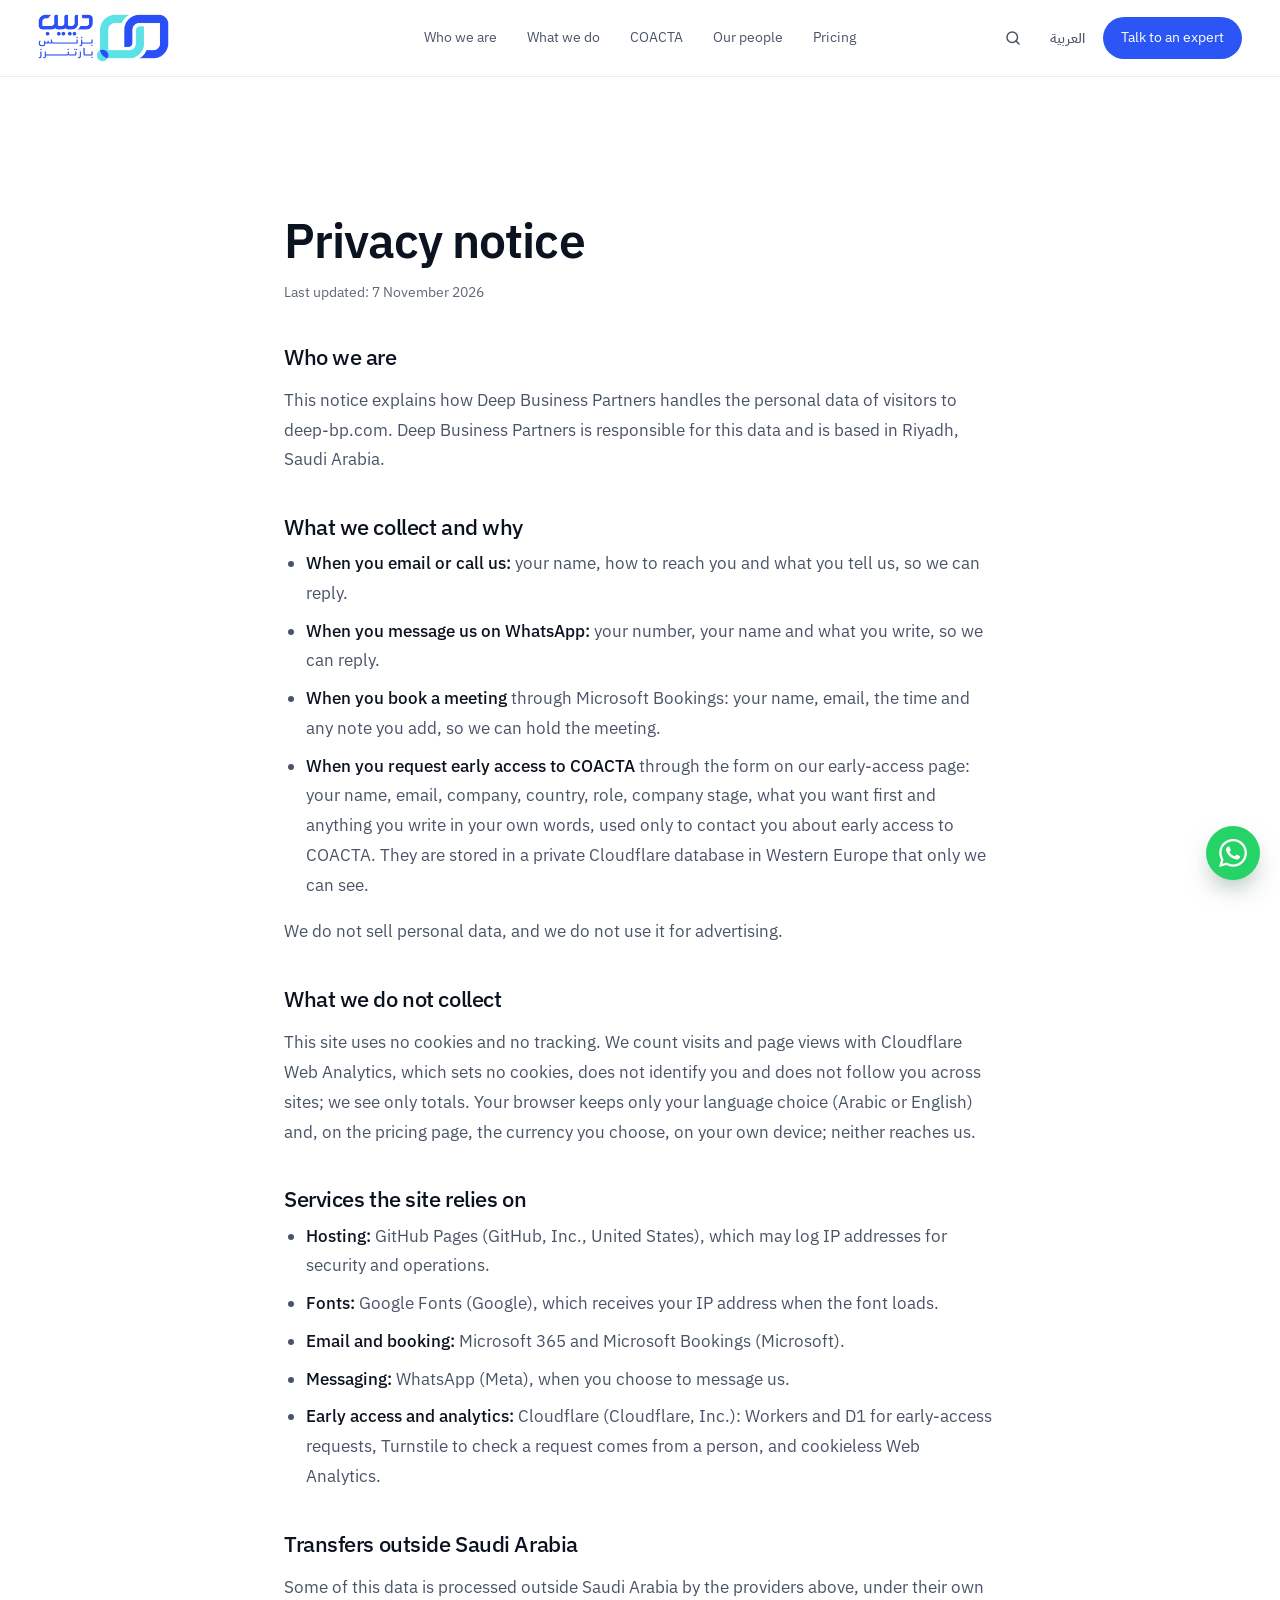
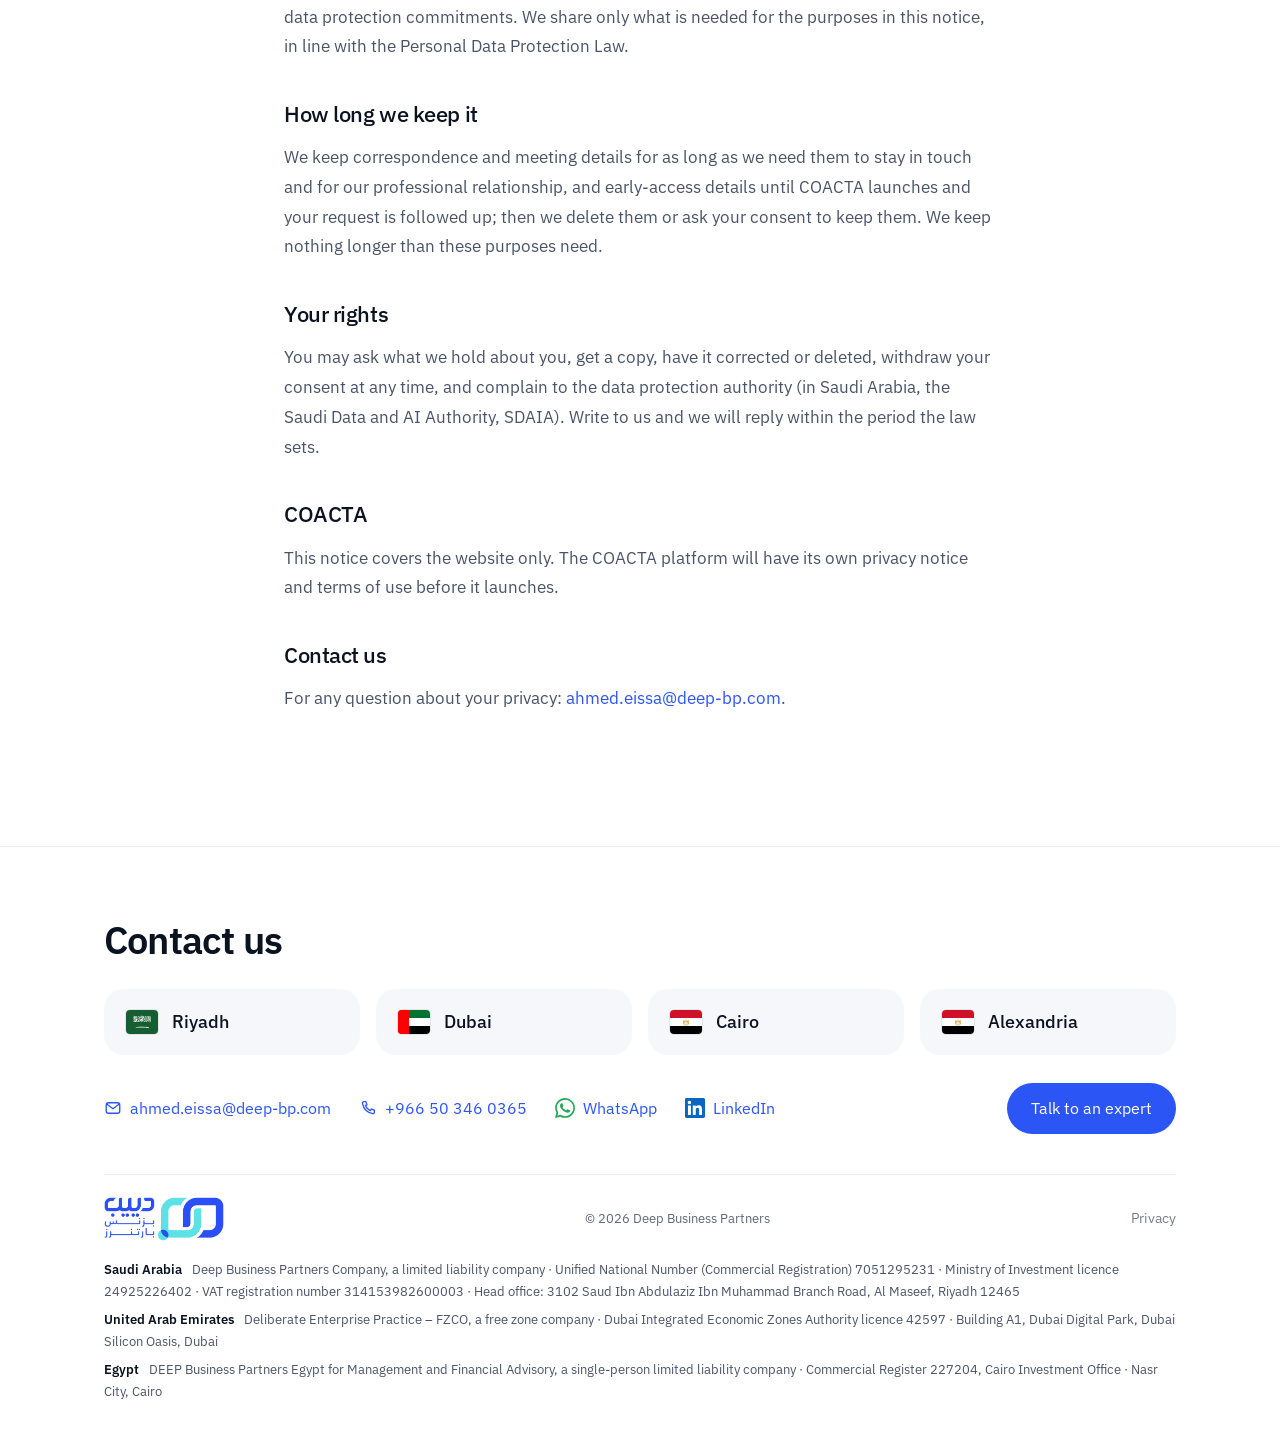
<file: privacy.html>
<!doctype html>
<html lang="ar" dir="rtl">
<head>
<meta charset="utf-8">
<script>/* Decide the language before the first paint, so an English visitor never sees Arabic flash first. */(function(){try{var q=(location.search.match(/[?&]lang=(ar|en)/)||[])[1],s=null;try{s=localStorage.getItem("dbp-lang")}catch(e){}var l=q||s||((navigator.language||"").toLowerCase().indexOf("ar")===0?"ar":"en");if(l!=="ar"){var h=document.documentElement;h.lang="en";h.dir="ltr";h.classList.add("lang-pending");setTimeout(function(){h.classList.remove("lang-pending")},1500)}}catch(e){}})();</script>
<meta name="viewport" content="width=device-width,initial-scale=1">
<title>الخصوصية · دييب بزنس بارتنرز</title>
<meta name="description" content="كيف تتعامل دييب بزنس بارتنرز مع البيانات الشخصية لزوار deep-bp.com.">
<link rel="canonical" href="https://deep-bp.com/privacy.html?lang=ar">
<link rel="alternate" hreflang="ar" href="https://deep-bp.com/privacy.html?lang=ar">
<link rel="alternate" hreflang="en" href="https://deep-bp.com/privacy.html?lang=en">
<link rel="alternate" hreflang="x-default" href="https://deep-bp.com/privacy.html">
<meta name="theme-color" content="#ffffff">
<meta property="og:type" content="website">
<meta property="og:site_name" content="Deep Business Partners">
<meta property="og:title" content="Privacy · الخصوصية · Deep Business Partners">
<meta property="og:description" content="How Deep Business Partners handles the personal data of visitors to deep-bp.com.">
<meta property="og:url" content="https://deep-bp.com/privacy.html">
<meta property="og:image" content="https://deep-bp.com/assets/og/og-dbp.png">
<meta property="og:image:width" content="1200">
<meta property="og:image:height" content="630">
<meta property="og:image:alt" content="Privacy · الخصوصية · Deep Business Partners">
<meta property="og:locale" content="ar_SA">
<meta property="og:locale:alternate" content="en_US">
<meta name="twitter:card" content="summary_large_image">
<meta name="twitter:title" content="Privacy · الخصوصية · Deep Business Partners">
<meta name="twitter:description" content="How Deep Business Partners handles the personal data of visitors to deep-bp.com.">
<meta name="twitter:image" content="https://deep-bp.com/assets/og/og-dbp.png">
<script type="application/json" id="page-meta">{"ar":{"t":"الخصوصية · دييب بزنس بارتنرز","d":"كيف تتعامل دييب بزنس بارتنرز مع البيانات الشخصية لزوار deep-bp.com."},"en":{"t":"Privacy · Deep Business Partners","d":"How Deep Business Partners handles the personal data of visitors to deep-bp.com."}}</script>
<link rel="icon" type="image/png" sizes="32x32" href="assets/favicon-32.png">
<link rel="icon" type="image/png" sizes="64x64" href="assets/favicon-64.png">
<link rel="apple-touch-icon" href="assets/apple-touch-icon.png">
<link rel="preconnect" href="https://fonts.googleapis.com"><link rel="preconnect" href="https://fonts.gstatic.com" crossorigin>
<link href="https://fonts.googleapis.com/css2?family=IBM+Plex+Sans+Arabic:wght@400;500;600;700&family=IBM+Plex+Sans:wght@400;500;600;700&display=swap" rel="stylesheet">
<link rel="stylesheet" href="assets/site.css?v=ab69b21386">
</head>
<body>
<a class="skip" data-lang="ar" href="#ar">انتقل إلى المحتوى</a><a class="skip" data-lang="en" hidden href="#en">Skip to content</a>
<header class="top">
  <div class="bar">
    <a class="brand" href="index.html"><img src="assets/dbp-logo.png" alt="Deep Business Partners · دييب بزنس بارتنرز" width="951" height="349"></a>
    <nav class="pages" aria-label="Pages">
      <a href="index.html"><span data-lang="ar">من نحن</span><span data-lang="en" hidden>Who we are</span></a>
      <a href="services.html"><span data-lang="ar">منتجاتنا</span><span data-lang="en" hidden>What we do</span></a>
      <a href="coacta.html"><span data-lang="ar">كو أكتا</span><span data-lang="en" hidden>COACTA</span></a>
      <a href="deepers.html"><span data-lang="ar">فريقنا</span><span data-lang="en" hidden>Our people</span></a>
      <a href="pricing.html"><span data-lang="ar">التسعير</span><span data-lang="en" hidden>Pricing</span></a>
    </nav>
    <div class="bar-actions">
      <button type="button" class="icon-btn" id="search-open" aria-label="Search · بحث"><svg viewBox="0 0 24 24" width="18" height="18" aria-hidden="true"><circle cx="11" cy="11" r="7" fill="none" stroke="currentColor" stroke-width="2"/><path d="M20 20l-4.2-4.2" stroke="currentColor" stroke-width="2" stroke-linecap="round"/></svg></button>
      <div class="switch" role="group" aria-label="Language"><button type="button" id="btn-ar" aria-pressed="true" lang="ar">العربية</button><button type="button" id="btn-en" aria-pressed="false" lang="en">English</button></div>
      <a class="btn bar-btn" href="https://outlook.office.com/bookwithme/user/956fda55a02d4e0395dc4618bb60b095@deep-bp.com?anonymous&amp;ep=bwmEmailSignature" target="_blank" rel="noopener"><span data-lang="ar">تحدّث مع خبير</span><span data-lang="en" hidden>Talk to an expert</span></a>
    </div>
  </div>
</header>
<div class="search-overlay" id="search" hidden>
  <div class="search-box" role="dialog" aria-modal="true" aria-label="Search">
    <div class="search-field"><svg viewBox="0 0 24 24" width="18" height="18" aria-hidden="true"><circle cx="11" cy="11" r="7" fill="none" stroke="currentColor" stroke-width="2"/><path d="M20 20l-4.2-4.2" stroke="currentColor" stroke-width="2" stroke-linecap="round"/></svg><input id="search-input" type="search" autocomplete="off" placeholder=""><button type="button" class="search-close" id="search-close" aria-label="Close">Esc</button></div>
    <ul class="search-results" id="search-results"></ul>
  </div>
</div>

<main id="ar" lang="ar" dir="rtl" tabindex="-1">
  <section class="block legal-page" id="s-1"><div class="wrap narrow legal-text">
    <h1>إشعار الخصوصية</h1>
    <p class="updated">آخر تحديث: 7 نوفمبر 2026</p>
    <h2>من نحن</h2>
    <p>يشرح هذا الإشعار كيف تتعامل دييب بزنس بارتنرز مع البيانات الشخصية لزوار موقع deep-bp.com. دييب بزنس بارتنرز هي الجهة المسؤولة عن هذه البيانات، ومقرها الرياض، المملكة العربية السعودية.</p>
    <h2>ما نجمعه ولماذا</h2>
    <ul><li><strong>عندما تراسلنا أو تتصل بنا</strong> عبر البريد الإلكتروني أو الهاتف: اسمك ووسيلة التواصل وما تكتبه لنا، لنرد عليك.</li><li><strong>عندما تراسلنا عبر واتساب:</strong> رقمك واسمك وما تكتبه، لنرد عليك.</li><li><strong>عندما تحجز اجتماعًا</strong> عبر Microsoft Bookings: اسمك وبريدك الإلكتروني والموعد وأي ملاحظة تضيفها، لنعقد الاجتماع.</li><li><strong>عندما تطلب الوصول المبكر إلى كو أكتا</strong> عبر نموذجنا في صفحة الوصول المبكر: اسمك وبريدك الإلكتروني وشركتك ودولتك ودورك ومرحلة شركتك وما تريده أولًا وما تكتبه لنا بكلماتك، ولا نستخدمها إلا للتواصل معك بشأن الوصول المبكر إلى كو أكتا. تُحفظ في قاعدة بيانات خاصة لدى Cloudflare في أوروبا الغربية، لا يطّلع عليها غيرنا.</li></ul><p>لا نبيع البيانات الشخصية، ولا نستخدمها للإعلانات.</p>
    <h2>ما لا نجمعه</h2>
    <p>لا يستخدم هذا الموقع ملفات تعريف الارتباط، ولا أدوات تتبّع. نحصي الزيارات ومشاهدات الصفحات بأداة Cloudflare Web Analytics، وهي أداة لا تستخدم هذه الملفات، ولا تتعرّف على هويتك، ولا تتتبّعك من موقع إلى آخر، ولا نرى منها إلا أرقامًا إجمالية. ولا يحفظ متصفحك على جهازك إلا اختيار اللغة (العربية أو الإنجليزية) واختيار العملة في صفحة التسعير، ولا يصل إلينا أيٌّ منهما.</p>
    <h2>الخدمات التي يعتمد عليها الموقع</h2>
    <ul><li><strong>الاستضافة:</strong> GitHub Pages (شركة GitHub، الولايات المتحدة)، التي قد تسجّل عنوان IP لأغراض الأمان والتشغيل.</li><li><strong>الخطوط:</strong> Google Fonts (شركة Google)، التي تتلقى عنوان IP عند تحميل الخط.</li><li><strong>البريد الإلكتروني والمواعيد:</strong> Microsoft 365 و<bdi>Microsoft Bookings</bdi> (شركة Microsoft).</li><li><strong>المراسلة:</strong> واتساب (شركة Meta)، عندما تختار مراسلتنا.</li><li><strong>الوصول المبكر والتحليلات:</strong> Cloudflare (شركة Cloudflare)، ونستخدم منها خدمتي Workers وD1 لطلبات الوصول المبكر، وخدمة Turnstile للتحقق من أن الطلب صادر عن إنسان، وأداة تحليلات لا تستخدم ملفات تعريف الارتباط.</li></ul>
    <h2>النقل خارج المملكة</h2>
    <p>يعالج مزوّدو الخدمات المذكورون أعلاه بعض هذه البيانات خارج المملكة العربية السعودية، وفق التزاماتهم في حماية البيانات. ولا نشارك إلا ما تتطلبه الأغراض الواردة في هذا الإشعار، بما يتوافق مع نظام حماية البيانات الشخصية.</p>
    <h2>مدة الاحتفاظ</h2>
    <p>نحتفظ بالمراسلات وبيانات الاجتماعات ما دامت لازمة للتواصل معك ولعلاقتنا المهنية، وببيانات طلبات الوصول المبكر حتى إطلاق كو أكتا ومتابعة طلبك. وبعد ذلك نحذف هذه البيانات أو نطلب موافقتك على الاحتفاظ بها. ولا نحتفظ بشيء أطول مما تتطلبه هذه الأغراض.</p>
    <h2>حقوقك</h2>
    <p>يحق لك أن تعرف ما نحتفظ به عنك، وأن تحصل على نسخة منه، وأن تطلب تصحيحه أو حذفه، وأن تسحب موافقتك في أي وقت، وأن تقدّم شكوى إلى الجهة المختصة بحماية البيانات (في المملكة: الهيئة السعودية للبيانات والذكاء الاصطناعي، سدايا). راسلنا وسنرد خلال المدة التي يحددها النظام.</p>
    <h2>كو أكتا</h2>
    <p>يسري هذا الإشعار على الموقع وحده. وسيكون لمنصة كو أكتا إشعار خصوصية وشروط استخدام خاصة بها قبل إطلاقها.</p>
    <h2>تواصل معنا</h2>
    <p>لأي سؤال عن خصوصيتك: <a class="ltr" href="mailto:ahmed.eissa@deep-bp.com">ahmed.eissa@deep-bp.com</a>.</p>
  </div></section>
</main>

<main id="en" lang="en" dir="ltr" tabindex="-1" hidden>
  <section class="block legal-page" id="s-2"><div class="wrap narrow legal-text">
    <h1>Privacy notice</h1>
    <p class="updated">Last updated: 7 November 2026</p>
    <h2>Who we are</h2>
    <p>This notice explains how Deep Business Partners handles the personal data of visitors to deep-bp.com. Deep Business Partners is responsible for this data and is based in Riyadh, Saudi Arabia.</p>
    <h2>What we collect and why</h2>
    <ul><li><strong>When you email or call us:</strong> your name, how to reach you and what you tell us, so we can reply.</li><li><strong>When you message us on WhatsApp:</strong> your number, your name and what you write, so we can reply.</li><li><strong>When you book a meeting</strong> through Microsoft Bookings: your name, email, the time and any note you add, so we can hold the meeting.</li><li><strong>When you request early access to COACTA</strong> through the form on our early-access page: your name, email, company, country, role, company stage, what you want first and anything you write in your own words, used only to contact you about early access to COACTA. They are stored in a private Cloudflare database in Western Europe that only we can see.</li></ul><p>We do not sell personal data, and we do not use it for advertising.</p>
    <h2>What we do not collect</h2>
    <p>This site uses no cookies and no tracking. We count visits and page views with Cloudflare Web Analytics, which sets no cookies, does not identify you and does not follow you across sites; we see only totals. Your browser keeps only your language choice (Arabic or English) and, on the pricing page, the currency you choose, on your own device; neither reaches us.</p>
    <h2>Services the site relies on</h2>
    <ul><li><strong>Hosting:</strong> GitHub Pages (GitHub, Inc., United States), which may log IP addresses for security and operations.</li><li><strong>Fonts:</strong> Google Fonts (Google), which receives your IP address when the font loads.</li><li><strong>Email and booking:</strong> Microsoft 365 and Microsoft Bookings (Microsoft).</li><li><strong>Messaging:</strong> WhatsApp (Meta), when you choose to message us.</li><li><strong>Early access and analytics:</strong> Cloudflare (Cloudflare, Inc.): Workers and D1 for early-access requests, Turnstile to check a request comes from a person, and cookieless Web Analytics.</li></ul>
    <h2>Transfers outside Saudi Arabia</h2>
    <p>Some of this data is processed outside Saudi Arabia by the providers above, under their own data protection commitments. We share only what is needed for the purposes in this notice, in line with the Personal Data Protection Law.</p>
    <h2>How long we keep it</h2>
    <p>We keep correspondence and meeting details for as long as we need them to stay in touch and for our professional relationship, and early-access details until COACTA launches and your request is followed up; then we delete them or ask your consent to keep them. We keep nothing longer than these purposes need.</p>
    <h2>Your rights</h2>
    <p>You may ask what we hold about you, get a copy, have it corrected or deleted, withdraw your consent at any time, and complain to the data protection authority (in Saudi Arabia, the Saudi Data and AI Authority, SDAIA). Write to us and we will reply within the period the law sets.</p>
    <h2>COACTA</h2>
    <p>This notice covers the website only. The COACTA platform will have its own privacy notice and terms of use before it launches.</p>
    <h2>Contact us</h2>
    <p>For any question about your privacy: <a class="ltr" href="mailto:ahmed.eissa@deep-bp.com">ahmed.eissa@deep-bp.com</a>.</p>
  </div></section>
</main>

<footer id="contact"><div class="wrap">
  <h2><span data-lang="ar">تواصل معنا</span><span data-lang="en" hidden>Contact us</span></h2>
  <div class="offices">
    <div class="office"><img class="flag" src="assets/flags/sa.svg" alt="" width="32" height="24"><div><strong><span data-lang="ar">الرياض</span><span data-lang="en" hidden>Riyadh</span></strong><span class="country"><span data-lang="ar">المملكة العربية السعودية</span><span data-lang="en" hidden>Saudi Arabia</span></span></div></div>
    <div class="office"><img class="flag" src="assets/flags/ae.svg" alt="" width="32" height="24"><div><strong><span data-lang="ar">دبي</span><span data-lang="en" hidden>Dubai</span></strong><span class="country"><span data-lang="ar">الإمارات العربية المتحدة</span><span data-lang="en" hidden>United Arab Emirates</span></span></div></div>
    <div class="office"><img class="flag" src="assets/flags/eg.svg" alt="" width="32" height="24"><div><strong><span data-lang="ar">القاهرة</span><span data-lang="en" hidden>Cairo</span></strong><span class="country"><span data-lang="ar">مصر</span><span data-lang="en" hidden>Egypt</span></span></div></div>
    <div class="office"><img class="flag" src="assets/flags/eg.svg" alt="" width="32" height="24"><div><strong><span data-lang="ar">الإسكندرية</span><span data-lang="en" hidden>Alexandria</span></strong><span class="country"><span data-lang="ar">مصر</span><span data-lang="en" hidden>Egypt</span></span></div></div>
  </div>
  <div class="reach">
    <a class="ltr" href="mailto:ahmed.eissa@deep-bp.com"><svg class="ic" viewBox="0 0 24 24" width="18" height="18" aria-hidden="true"><rect x="3" y="5" width="18" height="14" rx="3" fill="none" stroke="currentColor" stroke-width="1.8"/><path d="M4 7l8 6 8-6" fill="none" stroke="currentColor" stroke-width="1.8" stroke-linecap="round" stroke-linejoin="round"/></svg><span>ahmed.eissa@deep-bp.com</span></a>
    <a class="ltr" href="tel:+966503460365"><svg class="ic" viewBox="0 0 24 24" width="18" height="18" aria-hidden="true"><path d="M6.6 3.5h2.6l1.4 4-2 1.4a12 12 0 0 0 6.5 6.5l1.4-2 4 1.4v2.6a2 2 0 0 1-2.2 2A17.5 17.5 0 0 1 4.6 5.7a2 2 0 0 1 2-2.2z" fill="none" stroke="currentColor" stroke-width="1.8" stroke-linejoin="round"/></svg><span>+966 50 346 0365</span></a>
    <a class="ltr wa-link" data-lang="ar" href="https://wa.me/966503460365?text=%D9%85%D8%B1%D8%AD%D8%A8%D9%8B%D8%A7%D8%8C%20%D8%A3%D9%88%D8%AF%D9%91%20%D8%A7%D9%84%D8%AA%D8%AD%D8%AF%D8%AB%20%D9%85%D8%B9%20%D8%AE%D8%A8%D9%8A%D8%B1%20%D9%81%D9%8A%20%D8%AF%D9%8A%D9%8A%D8%A8%20%D8%A8%D8%B2%D9%86%D8%B3%20%D8%A8%D8%A7%D8%B1%D8%AA%D9%86%D8%B1%D8%B2." target="_blank" rel="noopener"><svg class="wa-ic" viewBox="0 0 24 24" width="20" height="20" aria-hidden="true"><path fill="currentColor" d="M17.47 14.38c-.3-.15-1.76-.87-2.03-.97-.27-.1-.47-.15-.67.15-.2.3-.77.97-.94 1.16-.17.2-.35.22-.64.07-.3-.15-1.26-.46-2.39-1.47-.88-.79-1.48-1.76-1.65-2.06-.17-.3-.02-.46.13-.6.13-.14.3-.35.45-.52.15-.18.2-.3.3-.5.1-.2.05-.37-.03-.52-.07-.15-.67-1.61-.92-2.2-.24-.58-.49-.5-.67-.51h-.57c-.2 0-.52.07-.79.37-.27.3-1.04 1.02-1.04 2.48 0 1.46 1.07 2.88 1.21 3.07.15.2 2.1 3.2 5.08 4.49.71.31 1.26.49 1.7.62.71.23 1.36.2 1.87.12.57-.09 1.76-.72 2-1.41.25-.7.25-1.29.18-1.42-.08-.12-.27-.2-.57-.34m-5.42 7.4h-.01a9.87 9.87 0 0 1-5.03-1.37l-.36-.22-3.74.98 1-3.65-.24-.37a9.86 9.86 0 0 1-1.51-5.26c0-5.45 4.44-9.88 9.89-9.88a9.83 9.83 0 0 1 9.88 9.89c0 5.45-4.44 9.88-9.88 9.88m8.41-18.3A11.82 11.82 0 0 0 12.05 0C5.5 0 .16 5.34.16 11.89c0 2.1.55 4.14 1.59 5.95L.06 24l6.3-1.65a11.88 11.88 0 0 0 5.68 1.45c6.56 0 11.89-5.34 11.89-11.89 0-3.18-1.24-6.17-3.48-8.41"/></svg><span>واتساب</span></a><a class="ltr wa-link" data-lang="en" hidden href="https://wa.me/966503460365?text=Hello%2C%20I%20would%20like%20to%20talk%20to%20an%20expert%20at%20Deep%20Business%20Partners." target="_blank" rel="noopener"><svg class="wa-ic" viewBox="0 0 24 24" width="20" height="20" aria-hidden="true"><path fill="currentColor" d="M17.47 14.38c-.3-.15-1.76-.87-2.03-.97-.27-.1-.47-.15-.67.15-.2.3-.77.97-.94 1.16-.17.2-.35.22-.64.07-.3-.15-1.26-.46-2.39-1.47-.88-.79-1.48-1.76-1.65-2.06-.17-.3-.02-.46.13-.6.13-.14.3-.35.45-.52.15-.18.2-.3.3-.5.1-.2.05-.37-.03-.52-.07-.15-.67-1.61-.92-2.2-.24-.58-.49-.5-.67-.51h-.57c-.2 0-.52.07-.79.37-.27.3-1.04 1.02-1.04 2.48 0 1.46 1.07 2.88 1.21 3.07.15.2 2.1 3.2 5.08 4.49.71.31 1.26.49 1.7.62.71.23 1.36.2 1.87.12.57-.09 1.76-.72 2-1.41.25-.7.25-1.29.18-1.42-.08-.12-.27-.2-.57-.34m-5.42 7.4h-.01a9.87 9.87 0 0 1-5.03-1.37l-.36-.22-3.74.98 1-3.65-.24-.37a9.86 9.86 0 0 1-1.51-5.26c0-5.45 4.44-9.88 9.89-9.88a9.83 9.83 0 0 1 9.88 9.89c0 5.45-4.44 9.88-9.88 9.88m8.41-18.3A11.82 11.82 0 0 0 12.05 0C5.5 0 .16 5.34.16 11.89c0 2.1.55 4.14 1.59 5.95L.06 24l6.3-1.65a11.88 11.88 0 0 0 5.68 1.45c6.56 0 11.89-5.34 11.89-11.89 0-3.18-1.24-6.17-3.48-8.41"/></svg><span>WhatsApp</span></a>
    <a class="in-link" href="https://www.linkedin.com/company/deep-business-partners/" target="_blank" rel="noopener"><svg class="in-icon" viewBox="0 0 24 24" width="20" height="20" aria-hidden="true"><path fill="#0A66C2" d="M20.45 20.45h-3.56v-5.57c0-1.33-.02-3.04-1.85-3.04-1.86 0-2.14 1.45-2.14 2.94v5.67H9.35V9h3.41v1.56h.05c.48-.9 1.64-1.85 3.37-1.85 3.6 0 4.27 2.37 4.27 5.46v6.28zM5.34 7.43a2.06 2.06 0 1 1 0-4.13 2.06 2.06 0 0 1 0 4.13zM7.12 20.45H3.56V9h3.56v11.45zM22.22 0H1.77C.79 0 0 .77 0 1.73v20.54C0 23.23.79 24 1.77 24h20.45c.98 0 1.78-.77 1.78-1.73V1.73C24 .77 23.2 0 22.22 0z"/></svg><span>LinkedIn</span></a>
    <a class="btn" href="https://outlook.office.com/bookwithme/user/956fda55a02d4e0395dc4618bb60b095@deep-bp.com?anonymous&amp;ep=bwmEmailSignature" target="_blank" rel="noopener"><span data-lang="ar">تحدّث مع خبير</span><span data-lang="en" hidden>Talk to an expert</span></a>
  </div>
  <div class="legal"><img src="assets/dbp-logo.png" alt="Deep Business Partners" width="951" height="349"><span data-lang="ar">© 2026 دييب بزنس بارتنرز</span><span data-lang="en" hidden>© 2026 Deep Business Partners</span><a class="privacy-link" href="privacy.html"><span data-lang="ar">الخصوصية</span><span data-lang="en" hidden>Privacy</span></a></div>
  <div class="reg">
    <p><b><span data-lang="ar">السعودية</span><span data-lang="en" hidden>Saudi Arabia</span></b><span data-lang="ar">شركة دييب بزنس بارتنرز، شركة ذات مسؤولية محدودة · الرقم الوطني الموحد <bdi>7051295231</bdi> · ترخيص وزارة الاستثمار <bdi>24925226402</bdi> · الرقم الضريبي <bdi>314153982600003</bdi> · المركز الرئيس: <bdi>3102</bdi> طريق سعود بن عبدالعزيز بن محمد الفرعي، حي المصيف، الرياض <bdi>12465</bdi></span><span data-lang="en" hidden>Deep Business Partners Company, a limited liability company · Unified National Number (Commercial Registration) 7051295231 · Ministry of Investment licence 24925226402 · VAT registration number 314153982600003 · Head office: 3102 Saud Ibn Abdulaziz Ibn Muhammad Branch Road, Al Maseef, Riyadh 12465</span></p>
    <p><b><span data-lang="ar">الإمارات</span><span data-lang="en" hidden>United Arab Emirates</span></b><span data-lang="ar">ديليبيريت انتربرايس براكتيس، شركة منطقة حرة (ش م ح) · رخصة سلطة دبي للمناطق الاقتصادية المتكاملة رقم <bdi>42597</bdi> · المبنى <bdi>A1</bdi>، دبي ديجيتال بارك، واحة دبي للسيليكون، دبي</span><span data-lang="en" hidden>Deliberate Enterprise Practice – FZCO, a free zone company · Dubai Integrated Economic Zones Authority licence 42597 · Building A1, Dubai Digital Park, Dubai Silicon Oasis, Dubai</span></p>
    <p><b><span data-lang="ar">مصر</span><span data-lang="en" hidden>Egypt</span></b><span data-lang="ar">دييب بزنس بارتنرز مصر للاستشارات المالية والإدارية، شركة شخص واحد ذات مسؤولية محدودة · السجل التجاري رقم <bdi>227204</bdi>، مكتب سجل تجاري استثمار القاهرة · مدينة نصر، القاهرة</span><span data-lang="en" hidden>DEEP Business Partners Egypt for Management and Financial Advisory, a single-person limited liability company · Commercial Register 227204, Cairo Investment Office · Nasr City, Cairo</span></p>
  </div>
</div></footer>
<a class="wa-float" data-lang="ar" href="https://wa.me/966503460365?text=%D9%85%D8%B1%D8%AD%D8%A8%D9%8B%D8%A7%D8%8C%20%D8%A3%D9%88%D8%AF%D9%91%20%D8%A7%D9%84%D8%AA%D8%AD%D8%AF%D8%AB%20%D9%85%D8%B9%20%D8%AE%D8%A8%D9%8A%D8%B1%20%D9%81%D9%8A%20%D8%AF%D9%8A%D9%8A%D8%A8%20%D8%A8%D8%B2%D9%86%D8%B3%20%D8%A8%D8%A7%D8%B1%D8%AA%D9%86%D8%B1%D8%B2." target="_blank" rel="noopener" aria-label="تواصل معنا عبر واتساب"><svg class="wa-ic" viewBox="0 0 24 24" width="20" height="20" aria-hidden="true"><path fill="currentColor" d="M17.47 14.38c-.3-.15-1.76-.87-2.03-.97-.27-.1-.47-.15-.67.15-.2.3-.77.97-.94 1.16-.17.2-.35.22-.64.07-.3-.15-1.26-.46-2.39-1.47-.88-.79-1.48-1.76-1.65-2.06-.17-.3-.02-.46.13-.6.13-.14.3-.35.45-.52.15-.18.2-.3.3-.5.1-.2.05-.37-.03-.52-.07-.15-.67-1.61-.92-2.2-.24-.58-.49-.5-.67-.51h-.57c-.2 0-.52.07-.79.37-.27.3-1.04 1.02-1.04 2.48 0 1.46 1.07 2.88 1.21 3.07.15.2 2.1 3.2 5.08 4.49.71.31 1.26.49 1.7.62.71.23 1.36.2 1.87.12.57-.09 1.76-.72 2-1.41.25-.7.25-1.29.18-1.42-.08-.12-.27-.2-.57-.34m-5.42 7.4h-.01a9.87 9.87 0 0 1-5.03-1.37l-.36-.22-3.74.98 1-3.65-.24-.37a9.86 9.86 0 0 1-1.51-5.26c0-5.45 4.44-9.88 9.89-9.88a9.83 9.83 0 0 1 9.88 9.89c0 5.45-4.44 9.88-9.88 9.88m8.41-18.3A11.82 11.82 0 0 0 12.05 0C5.5 0 .16 5.34.16 11.89c0 2.1.55 4.14 1.59 5.95L.06 24l6.3-1.65a11.88 11.88 0 0 0 5.68 1.45c6.56 0 11.89-5.34 11.89-11.89 0-3.18-1.24-6.17-3.48-8.41"/></svg></a><a class="wa-float" data-lang="en" hidden href="https://wa.me/966503460365?text=Hello%2C%20I%20would%20like%20to%20talk%20to%20an%20expert%20at%20Deep%20Business%20Partners." target="_blank" rel="noopener" aria-label="Message us on WhatsApp"><svg class="wa-ic" viewBox="0 0 24 24" width="20" height="20" aria-hidden="true"><path fill="currentColor" d="M17.47 14.38c-.3-.15-1.76-.87-2.03-.97-.27-.1-.47-.15-.67.15-.2.3-.77.97-.94 1.16-.17.2-.35.22-.64.07-.3-.15-1.26-.46-2.39-1.47-.88-.79-1.48-1.76-1.65-2.06-.17-.3-.02-.46.13-.6.13-.14.3-.35.45-.52.15-.18.2-.3.3-.5.1-.2.05-.37-.03-.52-.07-.15-.67-1.61-.92-2.2-.24-.58-.49-.5-.67-.51h-.57c-.2 0-.52.07-.79.37-.27.3-1.04 1.02-1.04 2.48 0 1.46 1.07 2.88 1.21 3.07.15.2 2.1 3.2 5.08 4.49.71.31 1.26.49 1.7.62.71.23 1.36.2 1.87.12.57-.09 1.76-.72 2-1.41.25-.7.25-1.29.18-1.42-.08-.12-.27-.2-.57-.34m-5.42 7.4h-.01a9.87 9.87 0 0 1-5.03-1.37l-.36-.22-3.74.98 1-3.65-.24-.37a9.86 9.86 0 0 1-1.51-5.26c0-5.45 4.44-9.88 9.89-9.88a9.83 9.83 0 0 1 9.88 9.89c0 5.45-4.44 9.88-9.88 9.88m8.41-18.3A11.82 11.82 0 0 0 12.05 0C5.5 0 .16 5.34.16 11.89c0 2.1.55 4.14 1.59 5.95L.06 24l6.3-1.65a11.88 11.88 0 0 0 5.68 1.45c6.56 0 11.89-5.34 11.89-11.89 0-3.18-1.24-6.17-3.48-8.41"/></svg></a>
<script src="assets/search-index.js?v=734fce111f"></script>
<script src="assets/site.js?v=7ff6bfcfa3"></script>
<!-- Cloudflare Web Analytics: page views and visits, counted without cookies and without identifying anyone. --><script defer src="https://static.cloudflareinsights.com/beacon.min.js" data-cf-beacon='{"token": "90029bcff98e49f7875b92e67e636c5a"}'></script>
</body>
</html>
</file>
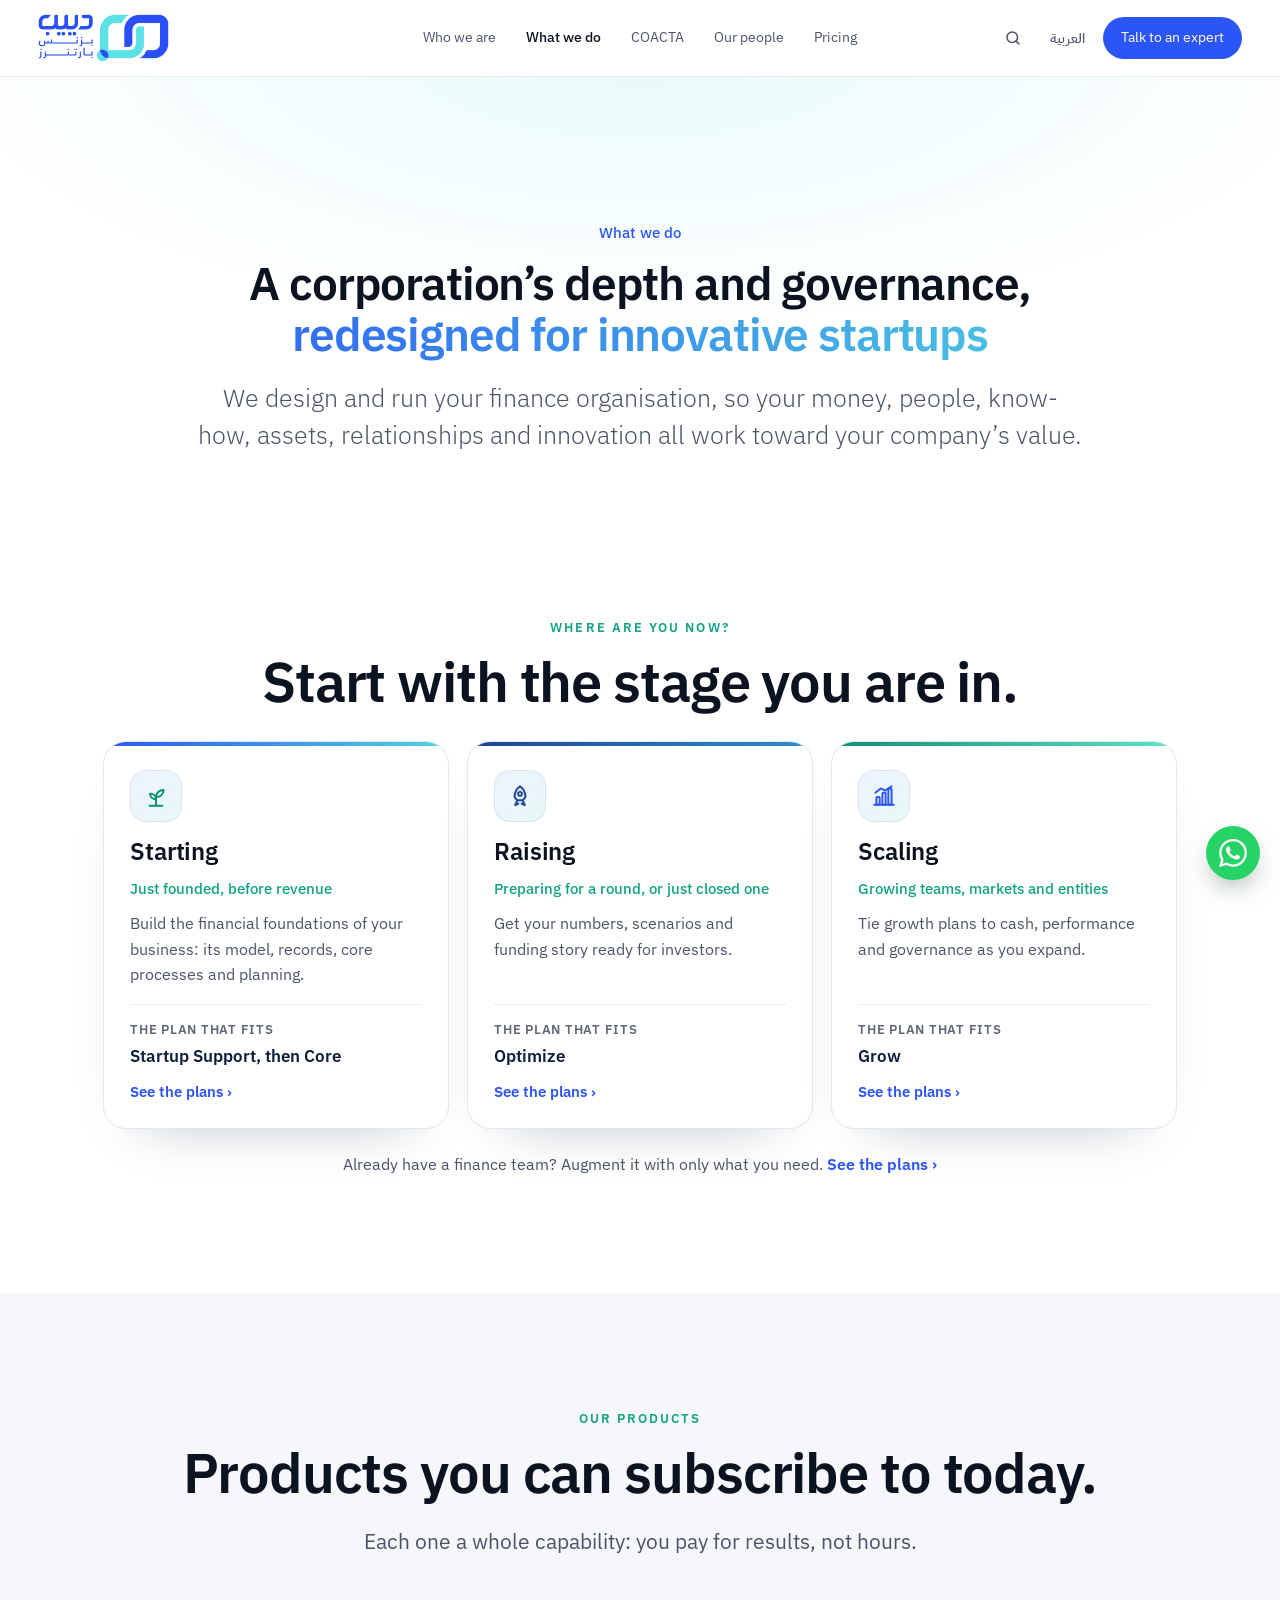
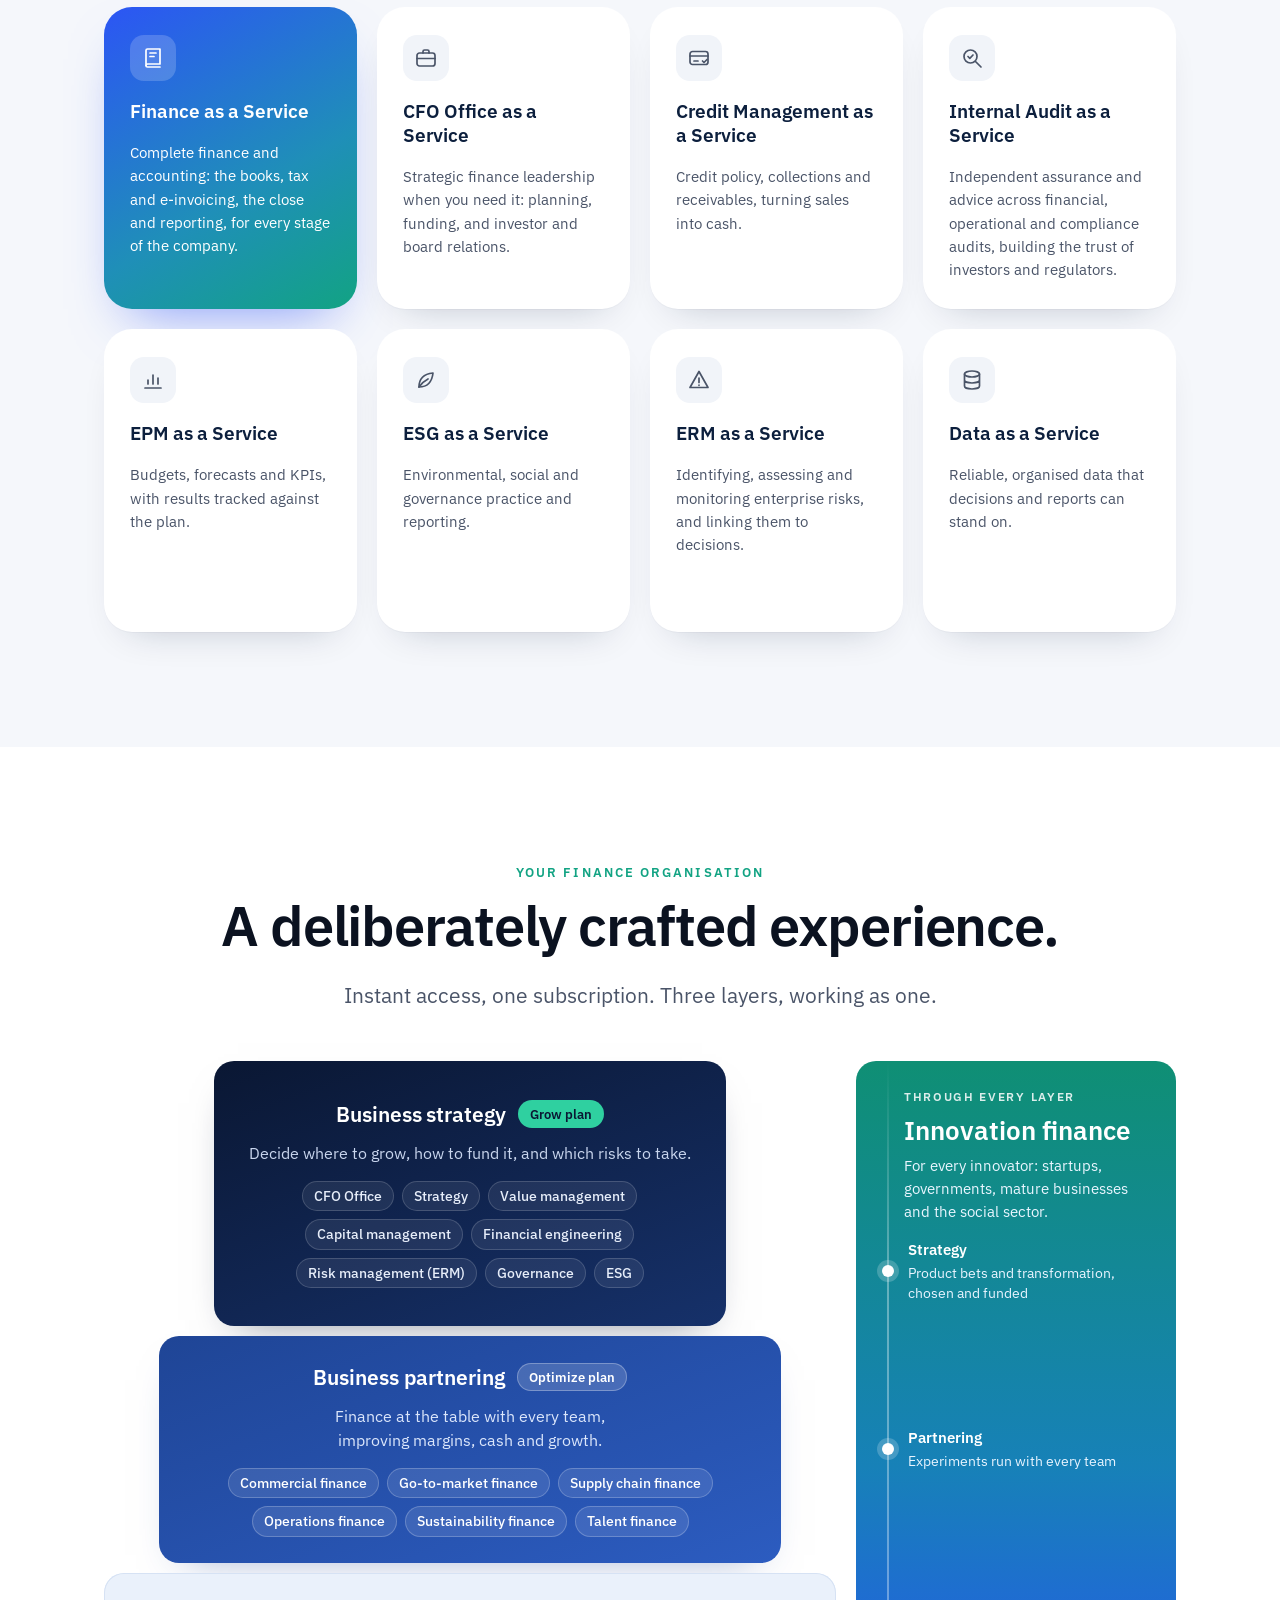
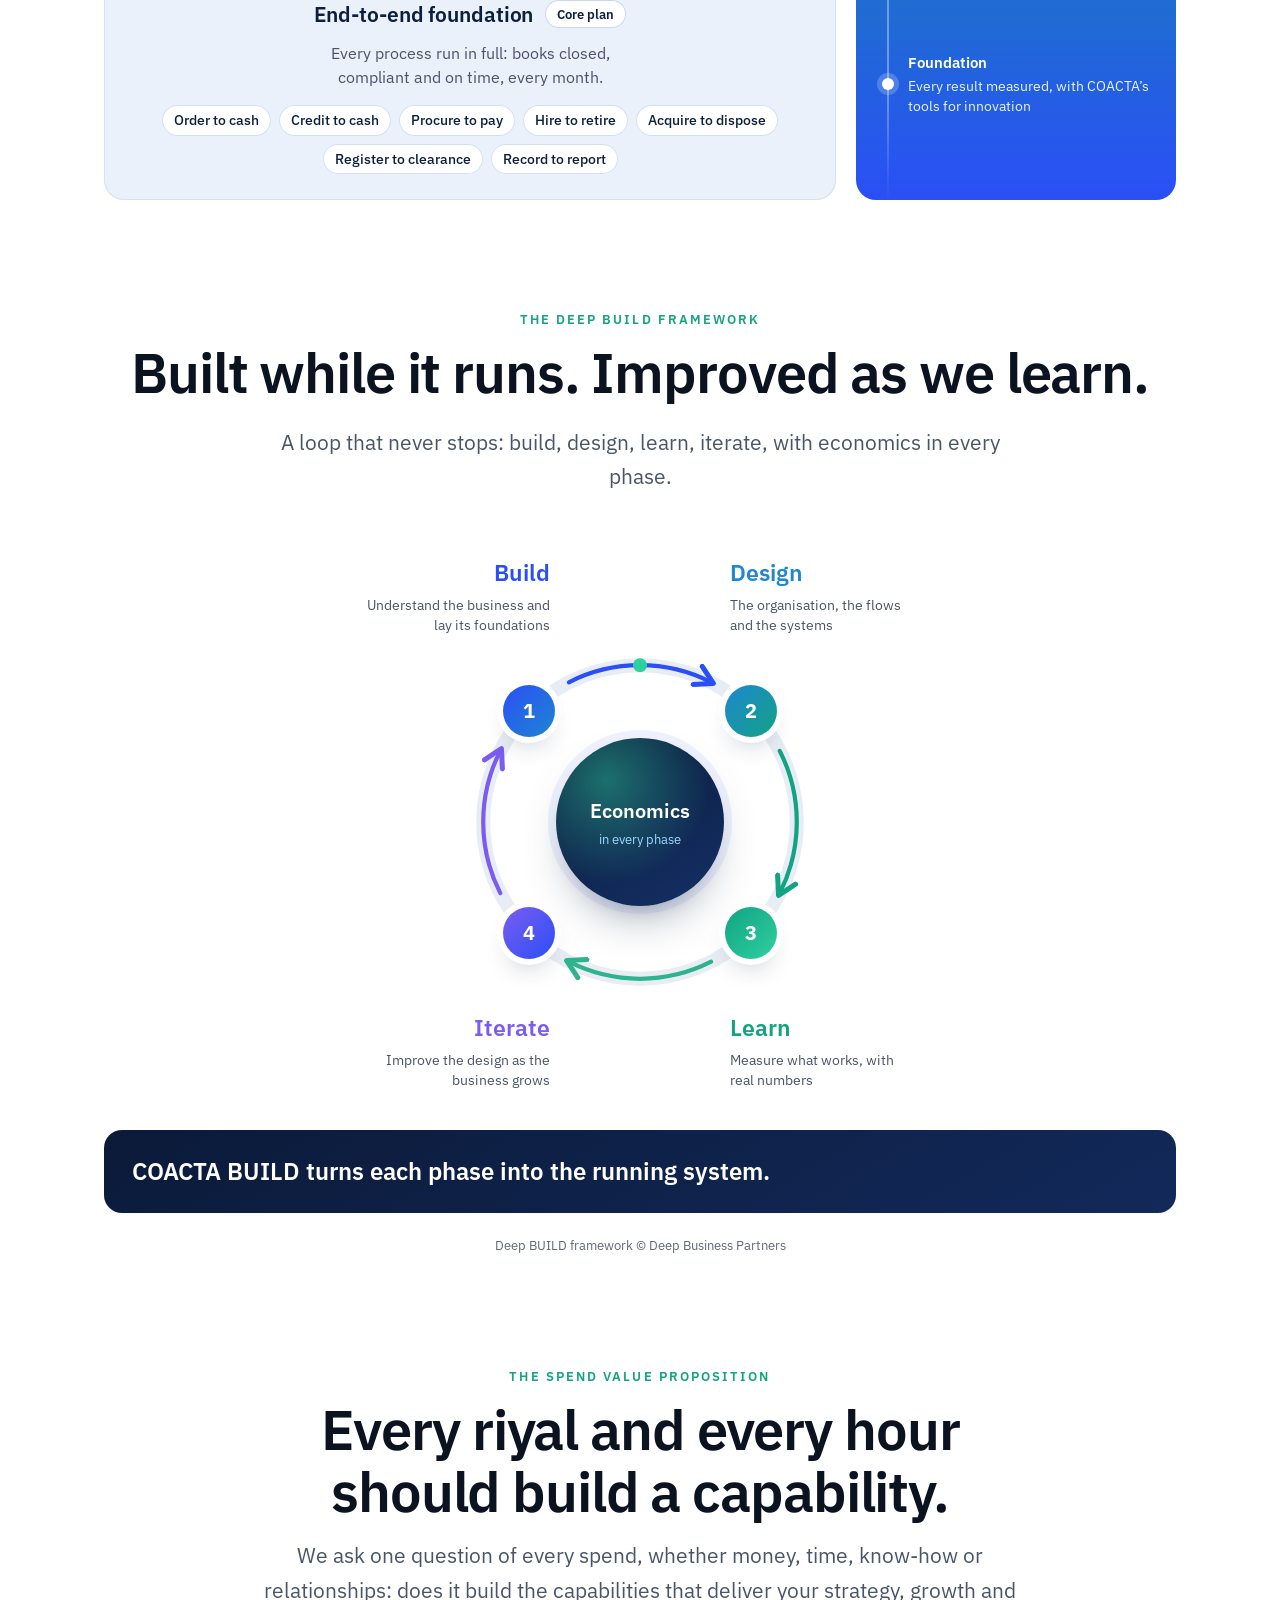
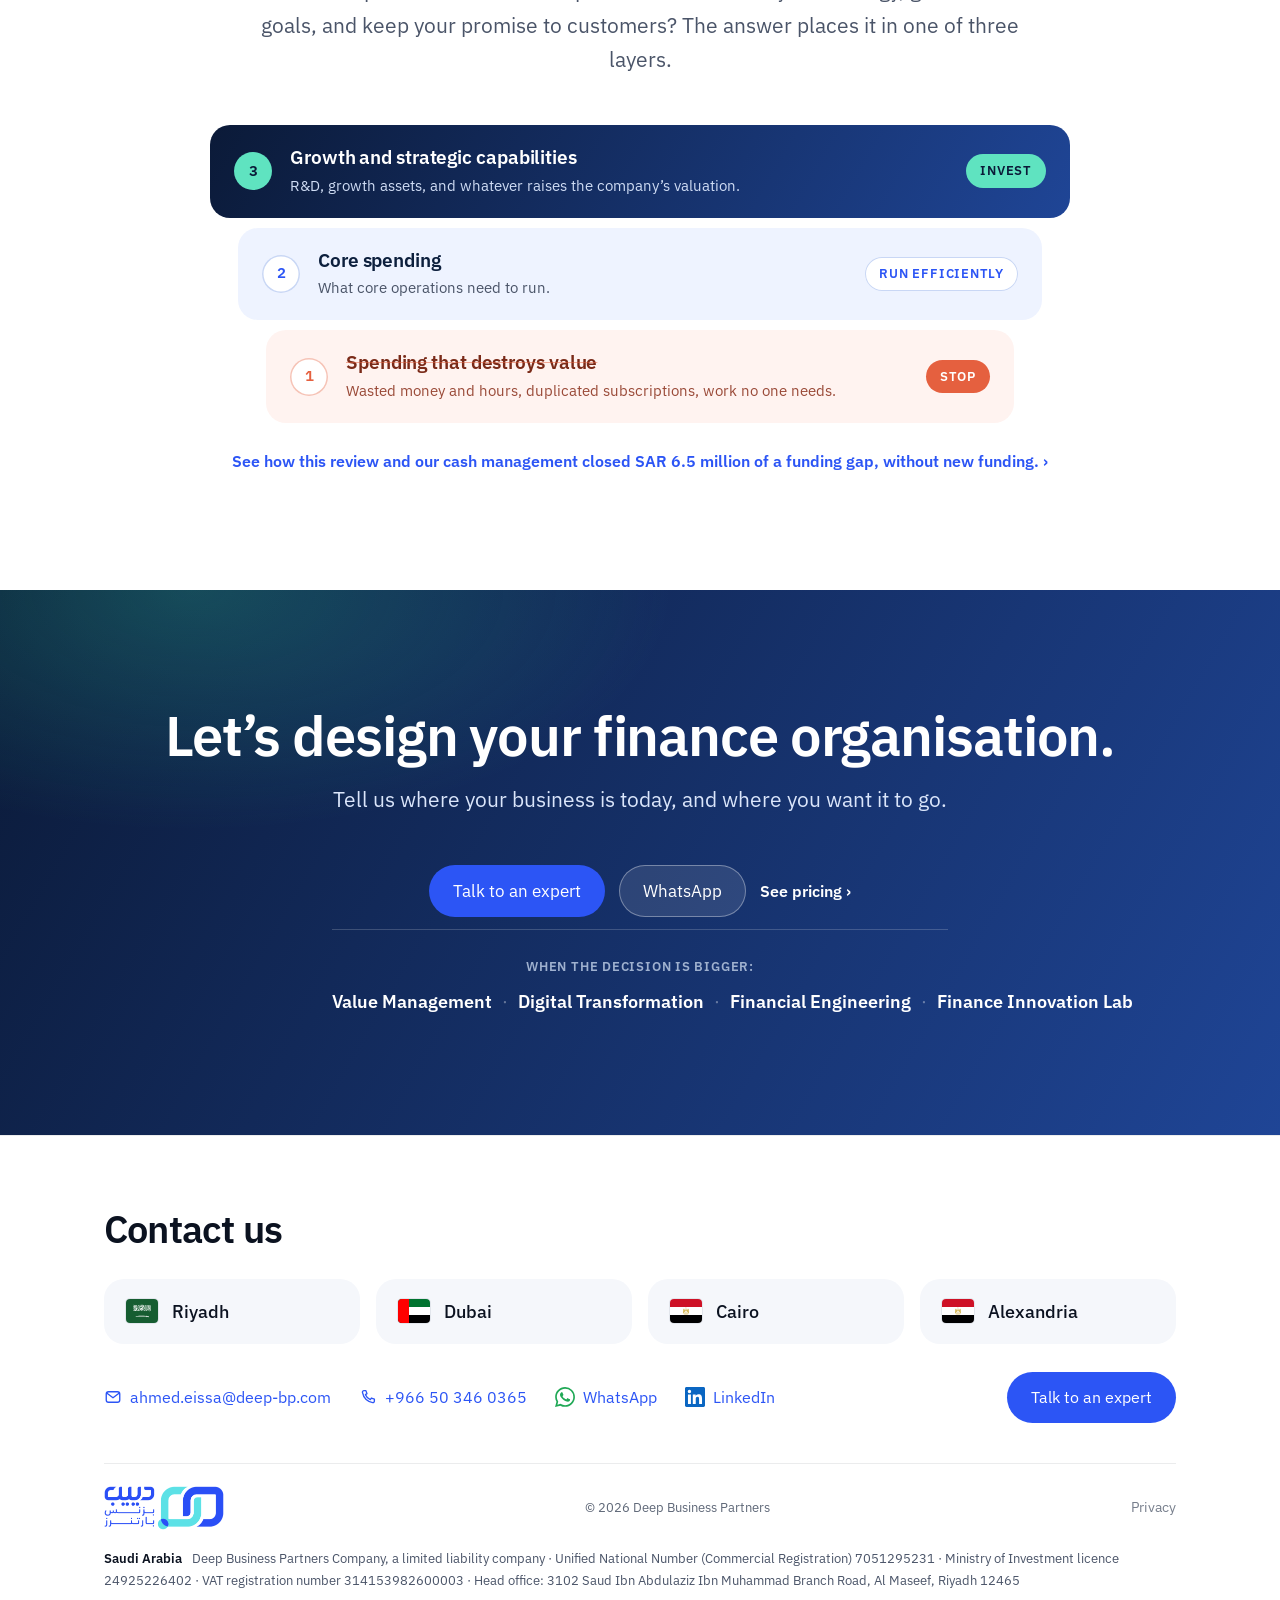
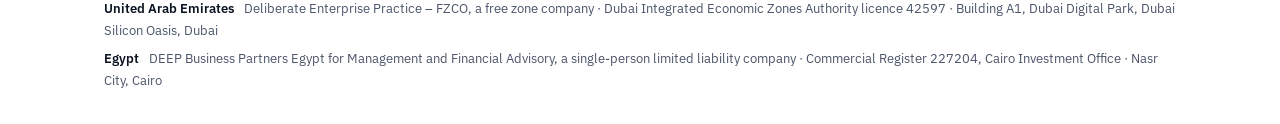
<file: services.html>
<!doctype html>
<html lang="ar" dir="rtl">
<head>
<meta charset="utf-8">
<script>/* Decide the language before the first paint, so an English visitor never sees Arabic flash first. */(function(){try{var q=(location.search.match(/[?&]lang=(ar|en)/)||[])[1],s=null;try{s=localStorage.getItem("dbp-lang")}catch(e){}var l=q||s||((navigator.language||"").toLowerCase().indexOf("ar")===0?"ar":"en");if(l!=="ar"){var h=document.documentElement;h.lang="en";h.dir="ltr";h.classList.add("lang-pending");setTimeout(function(){h.classList.remove("lang-pending")},1500)}}catch(e){}})();</script>
<meta name="viewport" content="width=device-width,initial-scale=1">
<title>منتجاتنا · دييب بزنس بارتنرز</title>
<meta name="description" content="المالية كخدمة من دييب بزنس بارتنرز: مكتب المدير المالي، والمحاسبة والامتثال لهيئة الزكاة والضريبة والجمارك، والإقفال، والتخطيط، والحوكمة، ومالية الابتكار، بمنهجية الممارسة المؤسسية المدروسة.">
<link rel="canonical" href="https://deep-bp.com/services.html?lang=ar">
<link rel="alternate" hreflang="ar" href="https://deep-bp.com/services.html?lang=ar">
<link rel="alternate" hreflang="en" href="https://deep-bp.com/services.html?lang=en">
<link rel="alternate" hreflang="x-default" href="https://deep-bp.com/services.html">
<meta name="theme-color" content="#ffffff">
<meta property="og:type" content="website">
<meta property="og:site_name" content="Deep Business Partners">
<meta property="og:title" content="What we do · منتجاتنا · Deep Business Partners">
<meta property="og:description" content="Finance as a Service from Deep Business Partners: the CFO office, accounting and ZATCA, the close, planning, governance and innovation finance, designed by Deliberate Enterprise Practice.">
<meta property="og:url" content="https://deep-bp.com/services.html">
<meta property="og:image" content="https://deep-bp.com/assets/og/og-dbp.png">
<meta property="og:image:width" content="1200">
<meta property="og:image:height" content="630">
<meta property="og:image:alt" content="What we do · منتجاتنا · Deep Business Partners">
<meta property="og:locale" content="ar_SA">
<meta property="og:locale:alternate" content="en_US">
<meta name="twitter:card" content="summary_large_image">
<meta name="twitter:title" content="What we do · منتجاتنا · Deep Business Partners">
<meta name="twitter:description" content="Finance as a Service from Deep Business Partners: the CFO office, accounting and ZATCA, the close, planning, governance and innovation finance, designed by Deliberate Enterprise Practice.">
<meta name="twitter:image" content="https://deep-bp.com/assets/og/og-dbp.png">
<script type="application/json" id="page-meta">{"ar":{"t":"منتجاتنا · دييب بزنس بارتنرز","d":"المالية كخدمة من دييب بزنس بارتنرز: مكتب المدير المالي، والمحاسبة والامتثال لهيئة الزكاة والضريبة والجمارك، والإقفال، والتخطيط، والحوكمة، ومالية الابتكار، بمنهجية الممارسة المؤسسية المدروسة."},"en":{"t":"What we do · Deep Business Partners","d":"Finance as a Service from Deep Business Partners: the CFO office, accounting and ZATCA, the close, planning, governance and innovation finance, designed by Deliberate Enterprise Practice."}}</script>
<link rel="icon" type="image/png" sizes="32x32" href="assets/favicon-32.png">
<link rel="icon" type="image/png" sizes="64x64" href="assets/favicon-64.png">
<link rel="apple-touch-icon" href="assets/apple-touch-icon.png">
<link rel="preconnect" href="https://fonts.googleapis.com"><link rel="preconnect" href="https://fonts.gstatic.com" crossorigin>
<link href="https://fonts.googleapis.com/css2?family=IBM+Plex+Sans+Arabic:wght@400;500;600;700&family=IBM+Plex+Sans:wght@400;500;600;700&display=swap" rel="stylesheet">
<link rel="stylesheet" href="assets/site.css?v=ab69b21386">
</head>
<body>
<a class="skip" data-lang="ar" href="#ar">انتقل إلى المحتوى</a><a class="skip" data-lang="en" hidden href="#en">Skip to content</a>
<header class="top">
  <div class="bar">
    <a class="brand" href="index.html"><img src="assets/dbp-logo.png" alt="Deep Business Partners · دييب بزنس بارتنرز" width="951" height="349"></a>
    <nav class="pages" aria-label="Pages">
      <a href="index.html"><span data-lang="ar">من نحن</span><span data-lang="en" hidden>Who we are</span></a>
      <a href="services.html" aria-current="page"><span data-lang="ar">منتجاتنا</span><span data-lang="en" hidden>What we do</span></a>
      <a href="coacta.html"><span data-lang="ar">كو أكتا</span><span data-lang="en" hidden>COACTA</span></a>
      <a href="deepers.html"><span data-lang="ar">فريقنا</span><span data-lang="en" hidden>Our people</span></a>
      <a href="pricing.html"><span data-lang="ar">التسعير</span><span data-lang="en" hidden>Pricing</span></a>
    </nav>
    <div class="bar-actions">
      <button type="button" class="icon-btn" id="search-open" aria-label="Search · بحث"><svg viewBox="0 0 24 24" width="18" height="18" aria-hidden="true"><circle cx="11" cy="11" r="7" fill="none" stroke="currentColor" stroke-width="2"/><path d="M20 20l-4.2-4.2" stroke="currentColor" stroke-width="2" stroke-linecap="round"/></svg></button>
      <div class="switch" role="group" aria-label="Language"><button type="button" id="btn-ar" aria-pressed="true" lang="ar">العربية</button><button type="button" id="btn-en" aria-pressed="false" lang="en">English</button></div>
      <a class="btn bar-btn" href="https://outlook.office.com/bookwithme/user/956fda55a02d4e0395dc4618bb60b095@deep-bp.com?anonymous&amp;ep=bwmEmailSignature" target="_blank" rel="noopener"><span data-lang="ar">تحدّث مع خبير</span><span data-lang="en" hidden>Talk to an expert</span></a>
    </div>
  </div>
</header>
<div class="search-overlay" id="search" hidden>
  <div class="search-box" role="dialog" aria-modal="true" aria-label="Search">
    <div class="search-field"><svg viewBox="0 0 24 24" width="18" height="18" aria-hidden="true"><circle cx="11" cy="11" r="7" fill="none" stroke="currentColor" stroke-width="2"/><path d="M20 20l-4.2-4.2" stroke="currentColor" stroke-width="2" stroke-linecap="round"/></svg><input id="search-input" type="search" autocomplete="off" placeholder=""><button type="button" class="search-close" id="search-close" aria-label="Close">Esc</button></div>
    <ul class="search-results" id="search-results"></ul>
  </div>
</div>

<main id="ar" lang="ar" dir="rtl" tabindex="-1">
  <section class="hero" id="s-1"><div class="wrap">
    <span class="eyebrow">منتجاتنا</span>
    <h1 class="wide">خبرة الشركات الكبرى وحوكمتها، <span class="accent">بتصميم جديد للشركات الناشئة المبتكرة</span></h1>
    <p class="lead">نصمّم منظومتك المالية ونشغّلها، لتجتمع رؤوس أموالك كلها، من المال والناس والمعرفة إلى الأصول والعلاقات والابتكار، وتصبّ في قيمة شركتك.</p>
  </div></section>

  <section class="block doors-block" id="doors-ar"><div class="wrap">
    <span class="kicker">أين أنت الآن؟</span>
    <h2>ابدأ من المرحلة التي تمرّ بها.</h2>
    <ol class="doors">
      <li class="door"><span class="door-ic" aria-hidden="true"><svg viewBox="0 0 24 24" width="24" height="24" fill="none" stroke="currentColor" stroke-width="1.8" stroke-linecap="round" stroke-linejoin="round"><path d="M12 21v-8"/><path d="M12 13c0-4 3-6.5 7-6.5 0 4-3 6.5-7 6.5z"/><path d="M12 15c0-3-2.3-5-5.5-5 0 3 2.3 5 5.5 5z"/><path d="M6 21h12"/></svg></span><h3>أؤسّس مشروعي</h3><p class="door-when">شركة حديثة، لم تحقق إيرادات بعد</p><p class="door-need">ابنِ الأساس المالي لمشروعك: نموذج أعماله، وسجلاته، وعملياته الأساسية، وخطته.</p><p class="door-plan"><span>الخطة المناسبة</span><b><bdi dir="ltr">Startup Support</bdi>، ثم <bdi dir="ltr">Core</bdi></b></p><a class="door-link" href="pricing.html">اطّلع على الخطط <span aria-hidden="true">›</span></a></li>
      <li class="door"><span class="door-ic" aria-hidden="true"><svg viewBox="0 0 24 24" width="24" height="24" fill="none" stroke="currentColor" stroke-width="1.8" stroke-linecap="round" stroke-linejoin="round"><path d="M12 3c3.5 2.5 5 6 5 10l-2.5 3h-5L7 13c0-4 1.5-7.5 5-10z"/><circle cx="12" cy="10" r="1.8"/><path d="M9.5 16l-2 4.5 3-1.5M14.5 16l2 4.5-3-1.5"/></svg></span><h3>أستعدّ للتمويل</h3><p class="door-when">تستعدّ لجولة، أو أغلقتها للتو</p><p class="door-need">جهّز أرقامك وسيناريوهاتك، وقصة تمويل أوضح لحوارك مع المستثمرين.</p><p class="door-plan"><span>الخطة المناسبة</span><b><bdi dir="ltr">Optimize</bdi></b></p><a class="door-link" href="pricing.html">اطّلع على الخطط <span aria-hidden="true">›</span></a></li>
      <li class="door"><span class="door-ic" aria-hidden="true"><svg viewBox="0 0 24 24" width="24" height="24" fill="none" stroke="currentColor" stroke-width="1.8" stroke-linecap="round" stroke-linejoin="round"><path d="M3 20h18"/><rect x="5" y="13" width="3" height="7" rx=".8"/><rect x="10.5" y="9" width="3" height="11" rx=".8"/><rect x="16" y="5" width="3" height="15" rx=".8"/><path d="M4 9l5-4 4 2 6-4"/></svg></span><h3>أتوسّع</h3><p class="door-when">فرقٌ تكبر، وأسواق وكيانات تتّسع</p><p class="door-need">اربط خطط نموك بالنقد والأداء والحوكمة، ليبقى التوسّع تحت السيطرة.</p><p class="door-plan"><span>الخطة المناسبة</span><b><bdi dir="ltr">Grow</bdi></b></p><a class="door-link" href="pricing.html">اطّلع على الخطط <span aria-hidden="true">›</span></a></li>
    </ol>
    <p class="doors-more">لديك فريق مالي؟ عزّزه بما تحتاجه فقط مع <bdi dir="ltr">Augment</bdi>. <a href="pricing.html">اطّلع على الخطط <span aria-hidden="true">›</span></a></p>
  </div></section>

  <section class="block alt" id="s-3"><div class="wrap">
    <span class="kicker">منتجاتنا</span>
    <h2>منتجات متاحة للاشتراك اليوم.</h2>
    <p>كل منتج قدرة متكاملة تُقاس بالنتائج، لا بساعات العمل.</p>
    <ul class="cards four iconed products">
      <li class="lead-card"><span class="ci" aria-hidden="true"><svg viewBox="0 0 24 24" width="24" height="24" fill="none" stroke="currentColor" stroke-width="1.7" stroke-linecap="round" stroke-linejoin="round"><path d="M5 4.5A1.5 1.5 0 0 1 6.5 3H19v15H6.5A1.5 1.5 0 0 0 5 19.5z"/><path d="M5 19.5A1.5 1.5 0 0 0 6.5 21H19M9 7h6M9 10.5h4"/></svg></span><strong>المالية كخدمة</strong><span>إدارة مالية ومحاسبية متكاملة: الدفاتر والضريبة والفوترة الإلكترونية والإقفال والتقارير، لكل مرحلة من مراحل الشركة.</span></li>
      <li><span class="ci" aria-hidden="true"><svg viewBox="0 0 24 24" width="24" height="24" fill="none" stroke="currentColor" stroke-width="1.7" stroke-linecap="round" stroke-linejoin="round"><rect x="3" y="7" width="18" height="13" rx="2.5"/><path d="M9 7V5.5A1.5 1.5 0 0 1 10.5 4h3A1.5 1.5 0 0 1 15 5.5V7M3 12.5h18"/></svg></span><strong>مكتب المدير المالي كخدمة</strong><span>قيادة مالية استراتيجية متى احتجتها: التخطيط والتمويل، وعلاقات المستثمرين ومجلس الإدارة.</span></li>
      <li><span class="ci" aria-hidden="true"><svg viewBox="0 0 24 24" width="24" height="24" fill="none" stroke="currentColor" stroke-width="1.7" stroke-linecap="round" stroke-linejoin="round"><rect x="3" y="5.5" width="18" height="13" rx="2.5"/><path d="M3 10h18M7 15h4"/><path d="M15.5 15l1.5 1.5 3-3"/></svg></span><strong>إدارة الائتمان كخدمة</strong><span>سياسات الائتمان والتحصيل ومتابعة الذمم المدينة، لتتحوّل المبيعات إلى نقد.</span></li>
      <li><span class="ci" aria-hidden="true"><svg viewBox="0 0 24 24" width="24" height="24" fill="none" stroke="currentColor" stroke-width="1.7" stroke-linecap="round" stroke-linejoin="round"><circle cx="10.5" cy="10.5" r="6.5"/><path d="M15.5 15.5L21 21M8 10.5l1.8 1.8 3.2-3.3"/></svg></span><strong>التدقيق الداخلي كخدمة</strong><span>تأكيدٌ مستقل ومشورة، عبر التدقيق المالي والتشغيلي وتدقيق الالتزام، تبني ثقة المستثمرين والجهات الرقابية.</span></li>
      <li><span class="ci" aria-hidden="true"><svg viewBox="0 0 24 24" width="24" height="24" fill="none" stroke="currentColor" stroke-width="1.7" stroke-linecap="round" stroke-linejoin="round"><path d="M4 20h16M7 16v-4M12 16V7M17 16v-6"/></svg></span><strong>إدارة أداء المؤسسة كخدمة</strong><span>الموازنات والتوقعات ومؤشرات الأداء، ومقارنة ما يتحقق بالخطة.</span></li>
      <li><span class="ci" aria-hidden="true"><svg viewBox="0 0 24 24" width="24" height="24" fill="none" stroke="currentColor" stroke-width="1.7" stroke-linecap="round" stroke-linejoin="round"><path d="M5 19c0-8 5-13 14-14-1 9-6 14-14 14z"/><path d="M5 19c3-4 6-6.5 9-8"/></svg></span><strong>الاستدامة كخدمة</strong><span>الممارسات البيئية والاجتماعية والحوكمة وتقاريرها.</span></li>
      <li><span class="ci" aria-hidden="true"><svg viewBox="0 0 24 24" width="24" height="24" fill="none" stroke="currentColor" stroke-width="1.7" stroke-linecap="round" stroke-linejoin="round"><path d="M12 3.5l9 16H3z"/><path d="M12 10v4.5M12 17.2v.1"/></svg></span><strong>إدارة المخاطر المؤسسية كخدمة</strong><span>تحديد المخاطر وتقييمها ومتابعتها، وربطها بالقرار.</span></li>
      <li><span class="ci" aria-hidden="true"><svg viewBox="0 0 24 24" width="24" height="24" fill="none" stroke="currentColor" stroke-width="1.7" stroke-linecap="round" stroke-linejoin="round"><ellipse cx="12" cy="6" rx="7.5" ry="3"/><path d="M4.5 6v6c0 1.7 3.4 3 7.5 3s7.5-1.3 7.5-3V6M4.5 12v6c0 1.7 3.4 3 7.5 3s7.5-1.3 7.5-3v-6"/></svg></span><strong>البيانات كخدمة</strong><span>بيانات موثوقة ومنظّمة تُبنى عليها القرارات والتقارير.</span></li>
    </ul>
  </div></section>

  <section class="block" id="org-ar"><div class="wrap">
    <span class="kicker">منظومتك المالية</span>
    <h2>تجربة صُمّمت بعناية.</h2>
    <p>وصول فوري باشتراك واحد، وثلاث طبقات تعمل منظومةً واحدة.</p>
    <div class="pyr">
      <div class="pyr-tiers">
        <div class="pyr-tier pyr-t1">
          <div class="pyr-head"><strong>استراتيجية الأعمال</strong><span class="pyr-plan">خطة <bdi>Grow</bdi></span></div>
          <p class="pyr-out">قرّر أين تنمو، وكيف تموّل نموّك، وأيّ المخاطر تتحمّل.</p>
          <ul><li>مكتب المدير المالي</li><li>الاستراتيجية</li><li>إدارة القيمة</li><li>إدارة رأس المال</li><li>الهندسة المالية</li><li>إدارة المخاطر المؤسسية</li><li>الحوكمة</li><li>الاستدامة (ESG)</li></ul>
        </div>
        <div class="pyr-tier pyr-t2">
          <div class="pyr-head"><strong>شراكة الأعمال</strong><span class="pyr-plan">خطة <bdi>Optimize</bdi></span></div>
          <p class="pyr-out">المالية حاضرة على طاولة كل فريق، تحسّن الهوامش والنقد والنمو.</p>
          <ul><li>المالية التجارية</li><li>مالية الدخول إلى السوق</li><li>مالية سلسلة الإمداد</li><li>مالية العمليات</li><li>مالية الاستدامة</li><li>مالية المواهب</li></ul>
        </div>
        <div class="pyr-tier pyr-t3">
          <div class="pyr-head"><strong>الأساس المتكامل</strong><span class="pyr-plan">خطة <bdi>Core</bdi></span></div>
          <p class="pyr-out">كل عملية تُدار من بدايتها إلى نهايتها: دفاتر مُقفلة ونظامية وفي موعدها، كل شهر.</p>
          <ul><li>من الطلب إلى التحصيل</li><li>من الائتمان إلى التحصيل</li><li>من الشراء إلى السداد</li><li>من التوظيف إلى نهاية الخدمة</li><li>من الاقتناء إلى الاستبعاد</li><li>من التسجيل الضريبي إلى المخالصة</li><li>من القيد إلى التقرير</li></ul>
        </div>
      </div>
      <aside class="pyr-band">
        <div class="pyr-row1">
          <div class="pyr-bhead"><span class="pyr-kick">في كل طبقة</span><strong>مالية الابتكار</strong><p>لكل مبتكر: الشركات الناشئة والحكومات والشركات الراسخة والقطاع غير الربحي.</p></div>
          <div class="pyr-mark pyr-m1"><i aria-hidden="true"></i><span><b>الاستراتيجية</b>رهانات المنتجات ومشاريع التحوّل، تُختار وتُموَّل</span></div>
        </div>
        <div class="pyr-mark pyr-m2"><i aria-hidden="true"></i><span><b>الشراكة</b>تجارب تُدار مع كل فريق</span></div>
        <div class="pyr-mark pyr-m3"><i aria-hidden="true"></i><span><b>الأساس</b>كل نتيجة تُقاس بأدوات كو أكتا للابتكار</span></div>
      </aside>
    </div>
  </div></section>

  <section class="block joined" id="build-ar"><div class="wrap">
    <span class="kicker">إطار Deep BUILD · دييب بزنس بارتنرز</span>
    <h2>نبنيها وهي تعمل، ونطوّرها ونحن نتعلّم.</h2>
    <p>دورة لا تتوقف: نبني، نصمّم، نتعلّم، نطوّر. والاقتصاديات حاضرة في كل مرحلة.</p>
    <div class="build-grid solo">
      <div class="loop v2" role="img" aria-label="نبني, نصمّم, نتعلّم, نطوّر">
        <svg class="loop-svg" viewBox="0 0 400 400" aria-hidden="true">
        <defs><marker id="ah2-ar" viewBox="0 0 10 10" refX="7" refY="5" markerWidth="6" markerHeight="6" orient="auto"><path d="M1 1L8 5L1 9" fill="none" stroke="context-stroke" stroke-width="2" stroke-linecap="round" stroke-linejoin="round"/></marker>
        <linearGradient id="g1-ar" x1="0" x2="1"><stop offset="0" stop-color="#2a4ff6"/><stop offset="1" stop-color="#1f86d1"/></linearGradient></defs>
        <circle cx="200" cy="200" r="112" fill="none" stroke="#e8edf5" stroke-width="10"/>
        <path d="M149.2 100.2 A112 112 0 0 1 250.8 100.2" fill="none" stroke="#2a4ff6" stroke-width="3" stroke-linecap="round" marker-end="url(#ah2-ar)"/>
        <path d="M299.8 149.2 A112 112 0 0 1 299.8 250.8" fill="none" stroke="#12a383" stroke-width="3" stroke-linecap="round" marker-end="url(#ah2-ar)"/>
        <path d="M250.8 299.8 A112 112 0 0 1 149.2 299.8" fill="none" stroke="#2fb38d" stroke-width="3" stroke-linecap="round" marker-end="url(#ah2-ar)"/>
        <path d="M100.2 250.8 A112 112 0 0 1 100.2 149.2" fill="none" stroke="#7b5cf0" stroke-width="3" stroke-linecap="round" marker-end="url(#ah2-ar)"/>
        <g class="loop-runner"><circle cx="200" cy="88" r="5" fill="#2fd0a0"/></g>
      </svg>
        <span class="loop-node n1">1</span><div class="loop-label lb1"><b>نبني</b><span>نفهم الأعمال ونضع أسسها</span></div>
        <span class="loop-node n2">2</span><div class="loop-label lb2"><b>نصمّم</b><span>نرسم المنظمة ومسارات العمل والأنظمة</span></div>
        <span class="loop-node n3">3</span><div class="loop-label lb3"><b>نتعلّم</b><span>نقيس ما ينجح بالأرقام الحقيقية</span></div>
        <span class="loop-node n4">4</span><div class="loop-label lb4"><b>نطوّر</b><span>نحسّن التصميم كلما نمت الأعمال</span></div>
        <div class="loop-core"><strong>الاقتصاديات</strong><span>في كل مرحلة</span></div>
      </div>
      
    </div>
    <div class="build-band"><strong>كو أكتا BUILD يحوّل كل مرحلة إلى نظام يعمل.</strong></div>
    <p class="band-foot small">إطار Deep BUILD © دييب بزنس بارتنرز</p>
  </div></section>

  <section class="block svp-block joined" id="svp-ar"><div class="wrap">
    <span class="kicker">إطار القيمة المقترحة للإنفاق</span>
    <h2>لا ريال ولا ساعة إلا لبناء قدرة.</h2>
    <p class="svp-lead">إطار قائم على القدرات يسأل عن كل إنفاق، مالًا كان أو وقتًا أو خبرة أو علاقات: هل يبني القدرات التي تحقق استراتيجيتك ونموك وأهدافك، وتفي بوعد القيمة لعملائك؟ ثم يضع كل إنفاق في واحدة من ثلاث طبقات.</p>
    <ol class="svp-layers">
      <li class="svp-l3"><span class="svp-n">3</span><div><h3>قدرات النمو والاستراتيجية</h3><p>البحث والتطوير، وأصول النمو، وكل ما يرفع تقييم الشركة.</p></div><b class="svp-act">استثمر</b></li>
      <li class="svp-l2"><span class="svp-n">2</span><div><h3>الإنفاق الأساسي</h3><p>ما تحتاجه العمليات اليومية لتعمل بأعلى كفاءة.</p></div><b class="svp-act">شغّل بكفاءة</b></li>
      <li class="svp-l1"><span class="svp-n">1</span><div><h3>إنفاق يهدم القيمة</h3><p>مال ووقت مهدران، واشتراكات مكرّرة، وعمل لا يحتاجه أحد.</p></div><b class="svp-act">أوقف</b></li>
    </ol>
    <p class="svp-proof"><a href="index.html#stories-ar">في إحدى قصصنا، أسهم هذا الإطار مع إدارة النقد في سدّ 6.5 مليون ريال من فجوة التمويل، دون أن تطلب الشركة تمويلًا جديدًا. <span aria-hidden="true">›</span></a></p>
  </div></section>

  <section class="block ask-block" id="ask-wwd-ar"><div class="wrap">
    <h2>لنصمّم منظومتك المالية معًا.</h2>
    <p>حدّثنا عن أعمالك اليوم، وعمّا تريد أن تصل إليه.</p>
    <div class="ask-actions"><a class="btn" href="https://outlook.office.com/bookwithme/user/956fda55a02d4e0395dc4618bb60b095@deep-bp.com?anonymous&amp;ep=bwmEmailSignature" target="_blank" rel="noopener">تحدّث مع خبير</a><a class="btn ghost-light" href="https://wa.me/966503460365?text=%D9%85%D8%B1%D8%AD%D8%A8%D9%8B%D8%A7%D8%8C%20%D8%A3%D9%88%D8%AF%D9%91%20%D8%A7%D9%84%D8%AA%D8%AD%D8%AF%D8%AB%20%D9%85%D8%B9%20%D8%AE%D8%A8%D9%8A%D8%B1%20%D9%81%D9%8A%20%D8%AF%D9%8A%D9%8A%D8%A8%20%D8%A8%D8%B2%D9%86%D8%B3%20%D8%A8%D8%A7%D8%B1%D8%AA%D9%86%D8%B1%D8%B2." target="_blank" rel="noopener">واتساب</a><a class="ask-link" href="pricing.html">اطّلع على التسعير <span aria-hidden="true">›</span></a></div>
    <p class="adv-line"><span>وحين يكون القرار أكبر:</span> <b>إدارة القيمة</b><i aria-hidden="true">·</i><b>التحول الرقمي</b><i aria-hidden="true">·</i><b>الهندسة المالية</b><i aria-hidden="true">·</i><b>مختبر الابتكار المالي</b></p>
  </div></section>

  </main>

<main id="en" lang="en" dir="ltr" tabindex="-1" hidden>
  <section class="hero" id="s-5"><div class="wrap">
    <span class="eyebrow">What we do</span>
    <h1 class="wide">A corporation’s depth and governance, <span class="accent">redesigned for innovative startups</span></h1>
    <p class="lead">We design and run your finance organisation, so your money, people, know-how, assets, relationships and innovation all work toward your company’s value.</p>
  </div></section>

  <section class="block doors-block" id="doors-en"><div class="wrap">
    <span class="kicker">Where are you now?</span>
    <h2>Start with the stage you are in.</h2>
    <ol class="doors">
      <li class="door"><span class="door-ic" aria-hidden="true"><svg viewBox="0 0 24 24" width="24" height="24" fill="none" stroke="currentColor" stroke-width="1.8" stroke-linecap="round" stroke-linejoin="round"><path d="M12 21v-8"/><path d="M12 13c0-4 3-6.5 7-6.5 0 4-3 6.5-7 6.5z"/><path d="M12 15c0-3-2.3-5-5.5-5 0 3 2.3 5 5.5 5z"/><path d="M6 21h12"/></svg></span><h3>Starting</h3><p class="door-when">Just founded, before revenue</p><p class="door-need">Build the financial foundations of your business: its model, records, core processes and planning.</p><p class="door-plan"><span>The plan that fits</span><b>Startup Support, then Core</b></p><a class="door-link" href="pricing.html">See the plans <span aria-hidden="true">›</span></a></li>
      <li class="door"><span class="door-ic" aria-hidden="true"><svg viewBox="0 0 24 24" width="24" height="24" fill="none" stroke="currentColor" stroke-width="1.8" stroke-linecap="round" stroke-linejoin="round"><path d="M12 3c3.5 2.5 5 6 5 10l-2.5 3h-5L7 13c0-4 1.5-7.5 5-10z"/><circle cx="12" cy="10" r="1.8"/><path d="M9.5 16l-2 4.5 3-1.5M14.5 16l2 4.5-3-1.5"/></svg></span><h3>Raising</h3><p class="door-when">Preparing for a round, or just closed one</p><p class="door-need">Get your numbers, scenarios and funding story ready for investors.</p><p class="door-plan"><span>The plan that fits</span><b>Optimize</b></p><a class="door-link" href="pricing.html">See the plans <span aria-hidden="true">›</span></a></li>
      <li class="door"><span class="door-ic" aria-hidden="true"><svg viewBox="0 0 24 24" width="24" height="24" fill="none" stroke="currentColor" stroke-width="1.8" stroke-linecap="round" stroke-linejoin="round"><path d="M3 20h18"/><rect x="5" y="13" width="3" height="7" rx=".8"/><rect x="10.5" y="9" width="3" height="11" rx=".8"/><rect x="16" y="5" width="3" height="15" rx=".8"/><path d="M4 9l5-4 4 2 6-4"/></svg></span><h3>Scaling</h3><p class="door-when">Growing teams, markets and entities</p><p class="door-need">Tie growth plans to cash, performance and governance as you expand.</p><p class="door-plan"><span>The plan that fits</span><b>Grow</b></p><a class="door-link" href="pricing.html">See the plans <span aria-hidden="true">›</span></a></li>
    </ol>
    <p class="doors-more">Already have a finance team? Augment it with only what you need. <a href="pricing.html">See the plans <span aria-hidden="true">›</span></a></p>
  </div></section>

  <section class="block alt" id="s-7"><div class="wrap">
    <span class="kicker">Our products</span>
    <h2>Products you can subscribe to today.</h2>
    <p>Each one a whole capability: you pay for results, not hours.</p>
    <ul class="cards four iconed products">
      <li class="lead-card"><span class="ci" aria-hidden="true"><svg viewBox="0 0 24 24" width="24" height="24" fill="none" stroke="currentColor" stroke-width="1.7" stroke-linecap="round" stroke-linejoin="round"><path d="M5 4.5A1.5 1.5 0 0 1 6.5 3H19v15H6.5A1.5 1.5 0 0 0 5 19.5z"/><path d="M5 19.5A1.5 1.5 0 0 0 6.5 21H19M9 7h6M9 10.5h4"/></svg></span><strong>Finance as a Service</strong><span>Complete finance and accounting: the books, tax and e-invoicing, the close and reporting, for every stage of the company.</span></li>
      <li><span class="ci" aria-hidden="true"><svg viewBox="0 0 24 24" width="24" height="24" fill="none" stroke="currentColor" stroke-width="1.7" stroke-linecap="round" stroke-linejoin="round"><rect x="3" y="7" width="18" height="13" rx="2.5"/><path d="M9 7V5.5A1.5 1.5 0 0 1 10.5 4h3A1.5 1.5 0 0 1 15 5.5V7M3 12.5h18"/></svg></span><strong>CFO Office as a Service</strong><span>Strategic finance leadership when you need it: planning, funding, and investor and board relations.</span></li>
      <li><span class="ci" aria-hidden="true"><svg viewBox="0 0 24 24" width="24" height="24" fill="none" stroke="currentColor" stroke-width="1.7" stroke-linecap="round" stroke-linejoin="round"><rect x="3" y="5.5" width="18" height="13" rx="2.5"/><path d="M3 10h18M7 15h4"/><path d="M15.5 15l1.5 1.5 3-3"/></svg></span><strong>Credit Management as a Service</strong><span>Credit policy, collections and receivables, turning sales into cash.</span></li>
      <li><span class="ci" aria-hidden="true"><svg viewBox="0 0 24 24" width="24" height="24" fill="none" stroke="currentColor" stroke-width="1.7" stroke-linecap="round" stroke-linejoin="round"><circle cx="10.5" cy="10.5" r="6.5"/><path d="M15.5 15.5L21 21M8 10.5l1.8 1.8 3.2-3.3"/></svg></span><strong>Internal Audit as a Service</strong><span>Independent assurance and advice across financial, operational and compliance audits, building the trust of investors and regulators.</span></li>
      <li><span class="ci" aria-hidden="true"><svg viewBox="0 0 24 24" width="24" height="24" fill="none" stroke="currentColor" stroke-width="1.7" stroke-linecap="round" stroke-linejoin="round"><path d="M4 20h16M7 16v-4M12 16V7M17 16v-6"/></svg></span><strong>EPM as a Service</strong><span>Budgets, forecasts and KPIs, with results tracked against the plan.</span></li>
      <li><span class="ci" aria-hidden="true"><svg viewBox="0 0 24 24" width="24" height="24" fill="none" stroke="currentColor" stroke-width="1.7" stroke-linecap="round" stroke-linejoin="round"><path d="M5 19c0-8 5-13 14-14-1 9-6 14-14 14z"/><path d="M5 19c3-4 6-6.5 9-8"/></svg></span><strong>ESG as a Service</strong><span>Environmental, social and governance practice and reporting.</span></li>
      <li><span class="ci" aria-hidden="true"><svg viewBox="0 0 24 24" width="24" height="24" fill="none" stroke="currentColor" stroke-width="1.7" stroke-linecap="round" stroke-linejoin="round"><path d="M12 3.5l9 16H3z"/><path d="M12 10v4.5M12 17.2v.1"/></svg></span><strong>ERM as a Service</strong><span>Identifying, assessing and monitoring enterprise risks, and linking them to decisions.</span></li>
      <li><span class="ci" aria-hidden="true"><svg viewBox="0 0 24 24" width="24" height="24" fill="none" stroke="currentColor" stroke-width="1.7" stroke-linecap="round" stroke-linejoin="round"><ellipse cx="12" cy="6" rx="7.5" ry="3"/><path d="M4.5 6v6c0 1.7 3.4 3 7.5 3s7.5-1.3 7.5-3V6M4.5 12v6c0 1.7 3.4 3 7.5 3s7.5-1.3 7.5-3v-6"/></svg></span><strong>Data as a Service</strong><span>Reliable, organised data that decisions and reports can stand on.</span></li>
    </ul>
  </div></section>

  <section class="block" id="org-en"><div class="wrap">
    <span class="kicker">Your finance organisation</span>
    <h2>A deliberately crafted experience.</h2>
    <p>Instant access, one subscription. Three layers, working as one.</p>
    <div class="pyr">
      <div class="pyr-tiers">
        <div class="pyr-tier pyr-t1">
          <div class="pyr-head"><strong>Business strategy</strong><span class="pyr-plan">Grow plan</span></div>
          <p class="pyr-out">Decide where to grow, how to fund it, and which risks to take.</p>
          <ul><li>CFO Office</li><li>Strategy</li><li>Value management</li><li>Capital management</li><li>Financial engineering</li><li>Risk management (ERM)</li><li>Governance</li><li>ESG</li></ul>
        </div>
        <div class="pyr-tier pyr-t2">
          <div class="pyr-head"><strong>Business partnering</strong><span class="pyr-plan">Optimize plan</span></div>
          <p class="pyr-out">Finance at the table with every team, improving margins, cash and growth.</p>
          <ul><li>Commercial finance</li><li>Go-to-market finance</li><li>Supply chain finance</li><li>Operations finance</li><li>Sustainability finance</li><li>Talent finance</li></ul>
        </div>
        <div class="pyr-tier pyr-t3">
          <div class="pyr-head"><strong>End-to-end foundation</strong><span class="pyr-plan">Core plan</span></div>
          <p class="pyr-out">Every process run in full: books closed, compliant and on time, every month.</p>
          <ul><li>Order to cash</li><li>Credit to cash</li><li>Procure to pay</li><li>Hire to retire</li><li>Acquire to dispose</li><li>Register to clearance</li><li>Record to report</li></ul>
        </div>
      </div>
      <aside class="pyr-band">
        <div class="pyr-row1">
          <div class="pyr-bhead"><span class="pyr-kick">Through every layer</span><strong>Innovation finance</strong><p>For every innovator: startups, governments, mature businesses and the social sector.</p></div>
          <div class="pyr-mark pyr-m1"><i aria-hidden="true"></i><span><b>Strategy</b>Product bets and transformation, chosen and funded</span></div>
        </div>
        <div class="pyr-mark pyr-m2"><i aria-hidden="true"></i><span><b>Partnering</b>Experiments run with every team</span></div>
        <div class="pyr-mark pyr-m3"><i aria-hidden="true"></i><span><b>Foundation</b>Every result measured, with COACTA’s tools for innovation</span></div>
      </aside>
    </div>
  </div></section>

  <section class="block joined" id="build-en"><div class="wrap">
    <span class="kicker">The Deep BUILD framework</span>
    <h2>Built while it runs. Improved as we learn.</h2>
    <p>A loop that never stops: build, design, learn, iterate, with economics in every phase.</p>
    <div class="build-grid solo">
      <div class="loop v2" role="img" aria-label="Build, Design, Learn, Iterate">
        <svg class="loop-svg" viewBox="0 0 400 400" aria-hidden="true">
        <defs><marker id="ah2-en" viewBox="0 0 10 10" refX="7" refY="5" markerWidth="6" markerHeight="6" orient="auto"><path d="M1 1L8 5L1 9" fill="none" stroke="context-stroke" stroke-width="2" stroke-linecap="round" stroke-linejoin="round"/></marker>
        <linearGradient id="g1-en" x1="0" x2="1"><stop offset="0" stop-color="#2a4ff6"/><stop offset="1" stop-color="#1f86d1"/></linearGradient></defs>
        <circle cx="200" cy="200" r="112" fill="none" stroke="#e8edf5" stroke-width="10"/>
        <path d="M149.2 100.2 A112 112 0 0 1 250.8 100.2" fill="none" stroke="#2a4ff6" stroke-width="3" stroke-linecap="round" marker-end="url(#ah2-en)"/>
        <path d="M299.8 149.2 A112 112 0 0 1 299.8 250.8" fill="none" stroke="#12a383" stroke-width="3" stroke-linecap="round" marker-end="url(#ah2-en)"/>
        <path d="M250.8 299.8 A112 112 0 0 1 149.2 299.8" fill="none" stroke="#2fb38d" stroke-width="3" stroke-linecap="round" marker-end="url(#ah2-en)"/>
        <path d="M100.2 250.8 A112 112 0 0 1 100.2 149.2" fill="none" stroke="#7b5cf0" stroke-width="3" stroke-linecap="round" marker-end="url(#ah2-en)"/>
        <g class="loop-runner"><circle cx="200" cy="88" r="5" fill="#2fd0a0"/></g>
      </svg>
        <span class="loop-node n1">1</span><div class="loop-label lb1"><b>Build</b><span>Understand the business and lay its foundations</span></div>
        <span class="loop-node n2">2</span><div class="loop-label lb2"><b>Design</b><span>The organisation, the flows and the systems</span></div>
        <span class="loop-node n3">3</span><div class="loop-label lb3"><b>Learn</b><span>Measure what works, with real numbers</span></div>
        <span class="loop-node n4">4</span><div class="loop-label lb4"><b>Iterate</b><span>Improve the design as the business grows</span></div>
        <div class="loop-core"><strong>Economics</strong><span>in every phase</span></div>
      </div>
      
    </div>
    <div class="build-band"><strong>COACTA BUILD turns each phase into the running system.</strong></div>
    <p class="band-foot small">Deep BUILD framework © Deep Business Partners</p>
  </div></section>

  <section class="block svp-block joined" id="svp-en"><div class="wrap">
    <span class="kicker">The spend value proposition</span>
    <h2>Every riyal and every hour should build a capability.</h2>
    <p class="svp-lead">We ask one question of every spend, whether money, time, know-how or relationships: does it build the capabilities that deliver your strategy, growth and goals, and keep your promise to customers? The answer places it in one of three layers.</p>
    <ol class="svp-layers">
      <li class="svp-l3"><span class="svp-n">3</span><div><h3>Growth and strategic capabilities</h3><p>R&D, growth assets, and whatever raises the company’s valuation.</p></div><b class="svp-act">Invest</b></li>
      <li class="svp-l2"><span class="svp-n">2</span><div><h3>Core spending</h3><p>What core operations need to run.</p></div><b class="svp-act">Run efficiently</b></li>
      <li class="svp-l1"><span class="svp-n">1</span><div><h3>Spending that destroys value</h3><p>Wasted money and hours, duplicated subscriptions, work no one needs.</p></div><b class="svp-act">Stop</b></li>
    </ol>
    <p class="svp-proof"><a href="index.html#stories-en">See how this review and our cash management closed SAR 6.5 million of a funding gap, without new funding. <span aria-hidden="true">›</span></a></p>
  </div></section>

  <section class="block ask-block" id="ask-wwd-en"><div class="wrap">
    <h2>Let’s design your finance organisation.</h2>
    <p>Tell us where your business is today, and where you want it to go.</p>
    <div class="ask-actions"><a class="btn" href="https://outlook.office.com/bookwithme/user/956fda55a02d4e0395dc4618bb60b095@deep-bp.com?anonymous&amp;ep=bwmEmailSignature" target="_blank" rel="noopener">Talk to an expert</a><a class="btn ghost-light" href="https://wa.me/966503460365?text=Hello%2C%20I%20would%20like%20to%20talk%20to%20an%20expert%20at%20Deep%20Business%20Partners." target="_blank" rel="noopener">WhatsApp</a><a class="ask-link" href="pricing.html">See pricing <span aria-hidden="true">›</span></a></div>
    <p class="adv-line"><span>When the decision is bigger:</span> <b>Value Management</b><i aria-hidden="true">·</i><b>Digital Transformation</b><i aria-hidden="true">·</i><b>Financial Engineering</b><i aria-hidden="true">·</i><b>Finance Innovation Lab</b></p>
  </div></section>

  </main>

<footer id="contact"><div class="wrap">
  <h2><span data-lang="ar">تواصل معنا</span><span data-lang="en" hidden>Contact us</span></h2>
  <div class="offices">
    <div class="office"><img class="flag" src="assets/flags/sa.svg" alt="" width="32" height="24"><div><strong><span data-lang="ar">الرياض</span><span data-lang="en" hidden>Riyadh</span></strong><span class="country"><span data-lang="ar">المملكة العربية السعودية</span><span data-lang="en" hidden>Saudi Arabia</span></span></div></div>
    <div class="office"><img class="flag" src="assets/flags/ae.svg" alt="" width="32" height="24"><div><strong><span data-lang="ar">دبي</span><span data-lang="en" hidden>Dubai</span></strong><span class="country"><span data-lang="ar">الإمارات العربية المتحدة</span><span data-lang="en" hidden>United Arab Emirates</span></span></div></div>
    <div class="office"><img class="flag" src="assets/flags/eg.svg" alt="" width="32" height="24"><div><strong><span data-lang="ar">القاهرة</span><span data-lang="en" hidden>Cairo</span></strong><span class="country"><span data-lang="ar">مصر</span><span data-lang="en" hidden>Egypt</span></span></div></div>
    <div class="office"><img class="flag" src="assets/flags/eg.svg" alt="" width="32" height="24"><div><strong><span data-lang="ar">الإسكندرية</span><span data-lang="en" hidden>Alexandria</span></strong><span class="country"><span data-lang="ar">مصر</span><span data-lang="en" hidden>Egypt</span></span></div></div>
  </div>
  <div class="reach">
    <a class="ltr" href="mailto:ahmed.eissa@deep-bp.com"><svg class="ic" viewBox="0 0 24 24" width="18" height="18" aria-hidden="true"><rect x="3" y="5" width="18" height="14" rx="3" fill="none" stroke="currentColor" stroke-width="1.8"/><path d="M4 7l8 6 8-6" fill="none" stroke="currentColor" stroke-width="1.8" stroke-linecap="round" stroke-linejoin="round"/></svg><span>ahmed.eissa@deep-bp.com</span></a>
    <a class="ltr" href="tel:+966503460365"><svg class="ic" viewBox="0 0 24 24" width="18" height="18" aria-hidden="true"><path d="M6.6 3.5h2.6l1.4 4-2 1.4a12 12 0 0 0 6.5 6.5l1.4-2 4 1.4v2.6a2 2 0 0 1-2.2 2A17.5 17.5 0 0 1 4.6 5.7a2 2 0 0 1 2-2.2z" fill="none" stroke="currentColor" stroke-width="1.8" stroke-linejoin="round"/></svg><span>+966 50 346 0365</span></a>
    <a class="ltr wa-link" data-lang="ar" href="https://wa.me/966503460365?text=%D9%85%D8%B1%D8%AD%D8%A8%D9%8B%D8%A7%D8%8C%20%D8%A3%D9%88%D8%AF%D9%91%20%D8%A7%D9%84%D8%AA%D8%AD%D8%AF%D8%AB%20%D9%85%D8%B9%20%D8%AE%D8%A8%D9%8A%D8%B1%20%D9%81%D9%8A%20%D8%AF%D9%8A%D9%8A%D8%A8%20%D8%A8%D8%B2%D9%86%D8%B3%20%D8%A8%D8%A7%D8%B1%D8%AA%D9%86%D8%B1%D8%B2." target="_blank" rel="noopener"><svg class="wa-ic" viewBox="0 0 24 24" width="20" height="20" aria-hidden="true"><path fill="currentColor" d="M17.47 14.38c-.3-.15-1.76-.87-2.03-.97-.27-.1-.47-.15-.67.15-.2.3-.77.97-.94 1.16-.17.2-.35.22-.64.07-.3-.15-1.26-.46-2.39-1.47-.88-.79-1.48-1.76-1.65-2.06-.17-.3-.02-.46.13-.6.13-.14.3-.35.45-.52.15-.18.2-.3.3-.5.1-.2.05-.37-.03-.52-.07-.15-.67-1.61-.92-2.2-.24-.58-.49-.5-.67-.51h-.57c-.2 0-.52.07-.79.37-.27.3-1.04 1.02-1.04 2.48 0 1.46 1.07 2.88 1.21 3.07.15.2 2.1 3.2 5.08 4.49.71.31 1.26.49 1.7.62.71.23 1.36.2 1.87.12.57-.09 1.76-.72 2-1.41.25-.7.25-1.29.18-1.42-.08-.12-.27-.2-.57-.34m-5.42 7.4h-.01a9.87 9.87 0 0 1-5.03-1.37l-.36-.22-3.74.98 1-3.65-.24-.37a9.86 9.86 0 0 1-1.51-5.26c0-5.45 4.44-9.88 9.89-9.88a9.83 9.83 0 0 1 9.88 9.89c0 5.45-4.44 9.88-9.88 9.88m8.41-18.3A11.82 11.82 0 0 0 12.05 0C5.5 0 .16 5.34.16 11.89c0 2.1.55 4.14 1.59 5.95L.06 24l6.3-1.65a11.88 11.88 0 0 0 5.68 1.45c6.56 0 11.89-5.34 11.89-11.89 0-3.18-1.24-6.17-3.48-8.41"/></svg><span>واتساب</span></a><a class="ltr wa-link" data-lang="en" hidden href="https://wa.me/966503460365?text=Hello%2C%20I%20would%20like%20to%20talk%20to%20an%20expert%20at%20Deep%20Business%20Partners." target="_blank" rel="noopener"><svg class="wa-ic" viewBox="0 0 24 24" width="20" height="20" aria-hidden="true"><path fill="currentColor" d="M17.47 14.38c-.3-.15-1.76-.87-2.03-.97-.27-.1-.47-.15-.67.15-.2.3-.77.97-.94 1.16-.17.2-.35.22-.64.07-.3-.15-1.26-.46-2.39-1.47-.88-.79-1.48-1.76-1.65-2.06-.17-.3-.02-.46.13-.6.13-.14.3-.35.45-.52.15-.18.2-.3.3-.5.1-.2.05-.37-.03-.52-.07-.15-.67-1.61-.92-2.2-.24-.58-.49-.5-.67-.51h-.57c-.2 0-.52.07-.79.37-.27.3-1.04 1.02-1.04 2.48 0 1.46 1.07 2.88 1.21 3.07.15.2 2.1 3.2 5.08 4.49.71.31 1.26.49 1.7.62.71.23 1.36.2 1.87.12.57-.09 1.76-.72 2-1.41.25-.7.25-1.29.18-1.42-.08-.12-.27-.2-.57-.34m-5.42 7.4h-.01a9.87 9.87 0 0 1-5.03-1.37l-.36-.22-3.74.98 1-3.65-.24-.37a9.86 9.86 0 0 1-1.51-5.26c0-5.45 4.44-9.88 9.89-9.88a9.83 9.83 0 0 1 9.88 9.89c0 5.45-4.44 9.88-9.88 9.88m8.41-18.3A11.82 11.82 0 0 0 12.05 0C5.5 0 .16 5.34.16 11.89c0 2.1.55 4.14 1.59 5.95L.06 24l6.3-1.65a11.88 11.88 0 0 0 5.68 1.45c6.56 0 11.89-5.34 11.89-11.89 0-3.18-1.24-6.17-3.48-8.41"/></svg><span>WhatsApp</span></a>
    <a class="in-link" href="https://www.linkedin.com/company/deep-business-partners/" target="_blank" rel="noopener"><svg class="in-icon" viewBox="0 0 24 24" width="20" height="20" aria-hidden="true"><path fill="#0A66C2" d="M20.45 20.45h-3.56v-5.57c0-1.33-.02-3.04-1.85-3.04-1.86 0-2.14 1.45-2.14 2.94v5.67H9.35V9h3.41v1.56h.05c.48-.9 1.64-1.85 3.37-1.85 3.6 0 4.27 2.37 4.27 5.46v6.28zM5.34 7.43a2.06 2.06 0 1 1 0-4.13 2.06 2.06 0 0 1 0 4.13zM7.12 20.45H3.56V9h3.56v11.45zM22.22 0H1.77C.79 0 0 .77 0 1.73v20.54C0 23.23.79 24 1.77 24h20.45c.98 0 1.78-.77 1.78-1.73V1.73C24 .77 23.2 0 22.22 0z"/></svg><span>LinkedIn</span></a>
    <a class="btn" href="https://outlook.office.com/bookwithme/user/956fda55a02d4e0395dc4618bb60b095@deep-bp.com?anonymous&amp;ep=bwmEmailSignature" target="_blank" rel="noopener"><span data-lang="ar">تحدّث مع خبير</span><span data-lang="en" hidden>Talk to an expert</span></a>
  </div>
  <div class="legal"><img src="assets/dbp-logo.png" alt="Deep Business Partners" width="951" height="349"><span data-lang="ar">© 2026 دييب بزنس بارتنرز</span><span data-lang="en" hidden>© 2026 Deep Business Partners</span><a class="privacy-link" href="privacy.html"><span data-lang="ar">الخصوصية</span><span data-lang="en" hidden>Privacy</span></a></div>
  <div class="reg">
    <p><b><span data-lang="ar">السعودية</span><span data-lang="en" hidden>Saudi Arabia</span></b><span data-lang="ar">شركة دييب بزنس بارتنرز، شركة ذات مسؤولية محدودة · الرقم الوطني الموحد <bdi>7051295231</bdi> · ترخيص وزارة الاستثمار <bdi>24925226402</bdi> · الرقم الضريبي <bdi>314153982600003</bdi> · المركز الرئيس: <bdi>3102</bdi> طريق سعود بن عبدالعزيز بن محمد الفرعي، حي المصيف، الرياض <bdi>12465</bdi></span><span data-lang="en" hidden>Deep Business Partners Company, a limited liability company · Unified National Number (Commercial Registration) 7051295231 · Ministry of Investment licence 24925226402 · VAT registration number 314153982600003 · Head office: 3102 Saud Ibn Abdulaziz Ibn Muhammad Branch Road, Al Maseef, Riyadh 12465</span></p>
    <p><b><span data-lang="ar">الإمارات</span><span data-lang="en" hidden>United Arab Emirates</span></b><span data-lang="ar">ديليبيريت انتربرايس براكتيس، شركة منطقة حرة (ش م ح) · رخصة سلطة دبي للمناطق الاقتصادية المتكاملة رقم <bdi>42597</bdi> · المبنى <bdi>A1</bdi>، دبي ديجيتال بارك، واحة دبي للسيليكون، دبي</span><span data-lang="en" hidden>Deliberate Enterprise Practice – FZCO, a free zone company · Dubai Integrated Economic Zones Authority licence 42597 · Building A1, Dubai Digital Park, Dubai Silicon Oasis, Dubai</span></p>
    <p><b><span data-lang="ar">مصر</span><span data-lang="en" hidden>Egypt</span></b><span data-lang="ar">دييب بزنس بارتنرز مصر للاستشارات المالية والإدارية، شركة شخص واحد ذات مسؤولية محدودة · السجل التجاري رقم <bdi>227204</bdi>، مكتب سجل تجاري استثمار القاهرة · مدينة نصر، القاهرة</span><span data-lang="en" hidden>DEEP Business Partners Egypt for Management and Financial Advisory, a single-person limited liability company · Commercial Register 227204, Cairo Investment Office · Nasr City, Cairo</span></p>
  </div>
</div></footer>
<a class="wa-float" data-lang="ar" href="https://wa.me/966503460365?text=%D9%85%D8%B1%D8%AD%D8%A8%D9%8B%D8%A7%D8%8C%20%D8%A3%D9%88%D8%AF%D9%91%20%D8%A7%D9%84%D8%AA%D8%AD%D8%AF%D8%AB%20%D9%85%D8%B9%20%D8%AE%D8%A8%D9%8A%D8%B1%20%D9%81%D9%8A%20%D8%AF%D9%8A%D9%8A%D8%A8%20%D8%A8%D8%B2%D9%86%D8%B3%20%D8%A8%D8%A7%D8%B1%D8%AA%D9%86%D8%B1%D8%B2." target="_blank" rel="noopener" aria-label="تواصل معنا عبر واتساب"><svg class="wa-ic" viewBox="0 0 24 24" width="20" height="20" aria-hidden="true"><path fill="currentColor" d="M17.47 14.38c-.3-.15-1.76-.87-2.03-.97-.27-.1-.47-.15-.67.15-.2.3-.77.97-.94 1.16-.17.2-.35.22-.64.07-.3-.15-1.26-.46-2.39-1.47-.88-.79-1.48-1.76-1.65-2.06-.17-.3-.02-.46.13-.6.13-.14.3-.35.45-.52.15-.18.2-.3.3-.5.1-.2.05-.37-.03-.52-.07-.15-.67-1.61-.92-2.2-.24-.58-.49-.5-.67-.51h-.57c-.2 0-.52.07-.79.37-.27.3-1.04 1.02-1.04 2.48 0 1.46 1.07 2.88 1.21 3.07.15.2 2.1 3.2 5.08 4.49.71.31 1.26.49 1.7.62.71.23 1.36.2 1.87.12.57-.09 1.76-.72 2-1.41.25-.7.25-1.29.18-1.42-.08-.12-.27-.2-.57-.34m-5.42 7.4h-.01a9.87 9.87 0 0 1-5.03-1.37l-.36-.22-3.74.98 1-3.65-.24-.37a9.86 9.86 0 0 1-1.51-5.26c0-5.45 4.44-9.88 9.89-9.88a9.83 9.83 0 0 1 9.88 9.89c0 5.45-4.44 9.88-9.88 9.88m8.41-18.3A11.82 11.82 0 0 0 12.05 0C5.5 0 .16 5.34.16 11.89c0 2.1.55 4.14 1.59 5.95L.06 24l6.3-1.65a11.88 11.88 0 0 0 5.68 1.45c6.56 0 11.89-5.34 11.89-11.89 0-3.18-1.24-6.17-3.48-8.41"/></svg></a><a class="wa-float" data-lang="en" hidden href="https://wa.me/966503460365?text=Hello%2C%20I%20would%20like%20to%20talk%20to%20an%20expert%20at%20Deep%20Business%20Partners." target="_blank" rel="noopener" aria-label="Message us on WhatsApp"><svg class="wa-ic" viewBox="0 0 24 24" width="20" height="20" aria-hidden="true"><path fill="currentColor" d="M17.47 14.38c-.3-.15-1.76-.87-2.03-.97-.27-.1-.47-.15-.67.15-.2.3-.77.97-.94 1.16-.17.2-.35.22-.64.07-.3-.15-1.26-.46-2.39-1.47-.88-.79-1.48-1.76-1.65-2.06-.17-.3-.02-.46.13-.6.13-.14.3-.35.45-.52.15-.18.2-.3.3-.5.1-.2.05-.37-.03-.52-.07-.15-.67-1.61-.92-2.2-.24-.58-.49-.5-.67-.51h-.57c-.2 0-.52.07-.79.37-.27.3-1.04 1.02-1.04 2.48 0 1.46 1.07 2.88 1.21 3.07.15.2 2.1 3.2 5.08 4.49.71.31 1.26.49 1.7.62.71.23 1.36.2 1.87.12.57-.09 1.76-.72 2-1.41.25-.7.25-1.29.18-1.42-.08-.12-.27-.2-.57-.34m-5.42 7.4h-.01a9.87 9.87 0 0 1-5.03-1.37l-.36-.22-3.74.98 1-3.65-.24-.37a9.86 9.86 0 0 1-1.51-5.26c0-5.45 4.44-9.88 9.89-9.88a9.83 9.83 0 0 1 9.88 9.89c0 5.45-4.44 9.88-9.88 9.88m8.41-18.3A11.82 11.82 0 0 0 12.05 0C5.5 0 .16 5.34.16 11.89c0 2.1.55 4.14 1.59 5.95L.06 24l6.3-1.65a11.88 11.88 0 0 0 5.68 1.45c6.56 0 11.89-5.34 11.89-11.89 0-3.18-1.24-6.17-3.48-8.41"/></svg></a>
<script src="assets/search-index.js?v=734fce111f"></script>
<script src="assets/site.js?v=7ff6bfcfa3"></script>
<!-- Cloudflare Web Analytics: page views and visits, counted without cookies and without identifying anyone. --><script defer src="https://static.cloudflareinsights.com/beacon.min.js" data-cf-beacon='{"token": "90029bcff98e49f7875b92e67e636c5a"}'></script>
</body>
</html>
</file>
<file: assets/site.css>
/* Deep Business Partners site: one premium style for every page.
   The palette is the DBP logo's blue and cyan; COACTA's own navy on its page. One family, IBM Plex Sans with IBM Plex Sans Arabic, the same as the COACTA product (C-45). */
:root{
  --blue:#2c55f5; --blue-ink:#1f3fd1; --cyan:#4fd6de; --ink:#0b1220; --ink-2:#4a5468; --ink-3:#5f6878;
  --ground:#ffffff; --mist:#f5f7fb; --line:rgba(11,18,32,.08);
  --navy:#0c1f3d; --navy-2:#102a50; --sky:#13b7e8; --green:#36d69a;
  --font:"IBM Plex Sans","IBM Plex Sans Arabic",system-ui,-apple-system,"Segoe UI",Tahoma,Arial,sans-serif;
  --radius:28px; --shadow:0 1px 2px rgba(11,18,32,.04),0 12px 32px rgba(11,18,32,.06);
}
*{box-sizing:border-box}
html{scroll-behavior:smooth;-webkit-text-size-adjust:100%}
body{margin:0;background:var(--ground);color:var(--ink);font-family:var(--font);font-size:18px;line-height:1.65;font-weight:300;-webkit-font-smoothing:antialiased}
strong,b{font-weight:500}
a{color:var(--blue);text-decoration:none}
a:hover{text-decoration:underline}
img{max-width:100%}
.wrap{max-width:1120px;margin:0 auto;padding-inline:24px}
.center{text-align:center}
.center p{margin-inline:auto}

/* The top bar: thin, translucent, always there */
header.top{position:sticky;top:0;z-index:10;background:rgba(255,255,255,.72);backdrop-filter:saturate(1.8) blur(20px);-webkit-backdrop-filter:saturate(1.8) blur(20px);border-bottom:1px solid var(--line)}
header.top .wrap{display:flex;align-items:center;justify-content:space-between;gap:20px;height:60px}
header.top .brand img{height:32px;width:auto;display:block}
nav.pages{display:flex;gap:2px;flex-wrap:wrap;justify-content:center}
nav.pages a{font-size:14px;font-weight:400;color:var(--ink-2);border-radius:999px;padding:6px 14px;transition:color .2s,background .2s}
nav.pages a:hover{color:var(--ink);text-decoration:none;background:rgba(11,18,32,.05)}
nav.pages a[aria-current="page"]{color:var(--ink);font-weight:500}
.switch{display:inline-flex;background:rgba(11,18,32,.05);border-radius:999px;padding:3px}
.switch button{font:400 13px var(--font);border:0;background:transparent;color:var(--ink-2);padding:5px 12px;border-radius:999px;cursor:pointer}
.switch button[aria-pressed="true"]{background:#fff;color:var(--ink);box-shadow:0 1px 3px rgba(11,18,32,.12)}
a:focus-visible,button:focus-visible{outline:3px solid var(--cyan);outline-offset:2px;border-radius:8px}

/* Page openings: large, centred, quiet */
.hero{padding-block:clamp(72px,11vw,140px) clamp(48px,7vw,88px);text-align:center;background:radial-gradient(1200px 500px at 50% -10%,rgba(79,214,222,.14),transparent 60%),var(--ground)}
.hero .wrap>*{margin-inline:auto}
.eyebrow{display:inline-block;font-size:15px;font-weight:500;color:var(--blue);letter-spacing:.01em;margin-bottom:6px}
h1{font-size:clamp(44px,7.4vw,92px);line-height:1.04;letter-spacing:-.025em;font-weight:600;margin:6px auto 18px;max-width:14ch;text-wrap:balance}
[lang="ar"] h1{letter-spacing:0;line-height:1.18}
h1 .accent{background:linear-gradient(90deg,var(--blue),var(--cyan));-webkit-background-clip:text;background-clip:text;color:transparent}
[dir="rtl"] h1 .accent{background:linear-gradient(270deg,var(--blue),var(--cyan));-webkit-background-clip:text;background-clip:text}
.lead{font-size:clamp(19px,2.2vw,25px);line-height:1.5;color:var(--ink-2);max-width:40ch;margin:0 auto;font-weight:300;text-wrap:pretty}
.actions{display:flex;flex-wrap:wrap;gap:14px;justify-content:center;margin-top:34px}
.btn{display:inline-flex;align-items:center;gap:6px;background:var(--blue);color:#fff;font-weight:400;font-size:17px;border-radius:999px;padding:12px 24px;transition:background .2s,transform .2s}
.btn:hover{background:var(--blue-ink);text-decoration:none;transform:translateY(-1px)}
.btn.ghost{background:transparent;color:var(--blue);padding-inline:6px}
.btn.ghost::after{content:"›";font-size:20px;line-height:1}
[dir="rtl"] .btn.ghost::after{content:"‹"}

/* The COACTA opening: deep navy, the product's own light */
.hero.coacta{background:radial-gradient(900px 420px at 50% 0%,rgba(19,183,232,.22),transparent 65%),linear-gradient(180deg,#0a1a33,var(--navy-2));color:#fff}
.hero.coacta .lead{color:#b9c9e4}
.hero.coacta .eyebrow,.hero.coacta .tagline{color:var(--sky)}
.hero.coacta h1 .accent{background:linear-gradient(90deg,var(--sky),var(--green));-webkit-background-clip:text;background-clip:text}
.hero.coacta .btn{background:#fff;color:var(--navy)}
.hero.coacta .btn.ghost{background:transparent;color:#fff}
.hero .wordmark{height:30px;width:auto;filter:brightness(0) invert(1);margin:0 auto 18px;display:block}
.tagline{font-weight:500;letter-spacing:.22em;text-transform:uppercase;font-size:13px;margin:0 0 6px}

/* A band of key numbers */
.stats{display:grid;grid-template-columns:repeat(4,1fr);gap:8px;max-width:960px;margin:0 auto;padding-block:8px 72px;text-align:center}
.stat strong{display:block;font-size:clamp(40px,5vw,60px);font-weight:600;letter-spacing:-.02em;line-height:1.1;background:linear-gradient(180deg,var(--ink),#3c4a66);-webkit-background-clip:text;background-clip:text;color:transparent}
.stat span{font-size:15px;color:var(--ink-3)}

/* Sections: full width, alternating grounds, generous space */
section.block{padding-block:clamp(72px,9vw,120px)}
section.block.alt{background:var(--mist)}
h2{font-size:clamp(32px,4.4vw,56px);line-height:1.1;letter-spacing:-.02em;font-weight:600;margin:0 0 16px;text-wrap:balance}
[lang="ar"] h2{letter-spacing:0;line-height:1.25}

h3{font-size:21px;font-weight:500;letter-spacing:-.005em;margin:0 0 8px;line-height:1.3}
p{max-width:68ch}

.two{display:grid;grid-template-columns:1fr 1fr;gap:clamp(32px,6vw,80px);align-items:start}

/* Cards: large, soft, no heavy borders */
.cards{display:grid;grid-template-columns:repeat(auto-fill,minmax(300px,1fr));gap:20px;margin:0;padding:0;list-style:none}
.cards li{background:#fff;border-radius:var(--radius);padding:32px 30px;box-shadow:var(--shadow);transition:transform .25s,box-shadow .25s}
section.block:not(.alt) .cards li{background:var(--mist);box-shadow:none}
.cards li:hover{transform:translateY(-3px);box-shadow:0 2px 4px rgba(11,18,32,.05),0 20px 44px rgba(11,18,32,.09)}
.cards li strong{display:block;font-size:21px;font-weight:500;margin-bottom:8px;line-height:1.3}
.cards li span{font-size:16.5px;color:var(--ink-2);line-height:1.6}
section.block .cards li.lead-card{background:linear-gradient(150deg,var(--blue),#3f6cff 60%,#38b6d8);color:#fff}
.cards li.lead-card span{color:rgba(255,255,255,.88)}
.cards li.lead-card a{color:#fff;text-decoration:underline}
.pillars{display:grid;grid-template-columns:repeat(auto-fill,minmax(250px,1fr));gap:40px 36px}
.pillar h3::before{content:"";display:block;width:36px;height:3px;border-radius:2px;margin-bottom:16px;background:linear-gradient(90deg,var(--blue),var(--cyan))}
.pillar p{margin:0;color:var(--ink-2);font-size:16.5px}
.values{display:flex;flex-wrap:wrap;gap:12px;justify-content:center;padding:0;margin:28px 0 0;list-style:none}
.values li{font-size:18px;font-weight:400;border-radius:999px;padding:10px 22px;background:#fff;box-shadow:var(--shadow)}

/* Problems COACTA solves, and the BUILD steps */
.themes{display:grid;grid-template-columns:repeat(auto-fill,minmax(320px,1fr));gap:20px;margin:0;padding:0;list-style:none}
.themes li{background:#fff;border-radius:var(--radius);padding:30px;box-shadow:var(--shadow)}
.themes strong{display:block;font-size:21px;font-weight:500;margin-bottom:14px}
.themes .today{display:block;font-size:16px;color:var(--ink-3);margin-bottom:10px}
.themes .answer{display:block;font-size:16px;color:var(--navy-2);font-weight:400;padding-top:10px;border-top:1px solid var(--line)}
.steps{counter-reset:s;display:grid;grid-template-columns:repeat(auto-fill,minmax(230px,1fr));gap:20px;margin:0;padding:0;list-style:none}
.steps li{counter-increment:s;background:var(--mist);border-radius:var(--radius);padding:28px;font-size:16.5px;color:var(--ink-2)}
.steps li strong{color:var(--ink);font-size:19px}
.steps li::before{content:counter(s);display:grid;place-items:center;width:40px;height:40px;border-radius:50%;background:var(--navy-2);color:#fff;font-weight:500;font-size:16px;margin-bottom:16px}
.waitlist{background:linear-gradient(160deg,#0a1a33,var(--navy-2));color:#fff;border-radius:var(--radius);padding:clamp(28px,4vw,48px)}
.waitlist h2{color:#fff;font-size:clamp(28px,3vw,40px)}
.waitlist p{color:#b9c9e4}
.waitlist .btn{background:#fff;color:var(--navy)}
.waitlist .note{color:#8fa3c4;text-align:start}

/* Moving client logos: two rows in opposite directions; still when hovered or for reduced motion */
.clients-block{padding-bottom:clamp(56px,7vw,96px)}
.clients-block h2,.clients-block p{text-align:center;margin-inline:auto}
.marquee{overflow:hidden;margin-top:28px;-webkit-mask-image:linear-gradient(90deg,transparent,#000 10%,#000 90%,transparent);mask-image:linear-gradient(90deg,transparent,#000 10%,#000 90%,transparent)}
.marquee .track{display:flex;gap:56px;width:max-content;margin:0;padding:10px 0;list-style:none;animation:slide 70s linear infinite}
.marquee.reverse .track{animation-direction:reverse}
.marquee:hover .track{animation-play-state:paused}
.marquee li{flex:none;display:grid;place-items:center;height:76px}
.marquee img{height:60px;width:auto;max-width:190px;object-fit:contain;border-radius:10px}
@keyframes slide{from{transform:translateX(0)}to{transform:translateX(-50%)}}
.note{font-size:13px;color:var(--ink-3);text-align:center;max-width:none;margin-top:18px}

/* The founder card and the letter */
.founder{display:grid;grid-template-columns:260px 1fr;gap:clamp(32px,5vw,64px);align-items:center}

.letter{background:#fff;border-radius:var(--radius);padding:clamp(28px,5vw,64px);max-width:820px;margin:0 auto;box-shadow:var(--shadow)}
.letter p{font-size:19px;line-height:1.85;color:#2a3346;max-width:none}
.letter p:first-child{font-size:21px;color:var(--ink)}
.letter .sign{margin-top:32px;color:var(--ink-2);font-size:17px}

/* Contact: offices, reach, and the small print */
footer{background:var(--mist);color:var(--ink-2);padding-block:72px 32px;font-size:15px}
footer h2{font-size:clamp(28px,3vw,40px)}
.offices{display:grid;grid-template-columns:repeat(4,1fr);gap:16px;margin:28px 0}
.office{background:#fff;border-radius:20px;padding:22px 24px;box-shadow:var(--shadow)}
.office strong{display:block;color:var(--ink);font-size:19px;font-weight:500}
.reach{display:flex;flex-wrap:wrap;gap:12px 28px;align-items:center}
.reach a{font-weight:400;font-size:16px}
.reach .btn{color:#fff;margin-inline-start:auto;margin-top:0}
.reach .ltr{direction:ltr;unicode-bidi:isolate}
.legal{display:flex;flex-wrap:wrap;justify-content:space-between;align-items:center;gap:12px;margin-top:40px;padding-top:22px;border-top:1px solid var(--line);font-size:13px;color:var(--ink-3)}
.legal img{height:28px;width:auto}
[hidden]{display:none!important}

@media (max-width:860px){
  .two{grid-template-columns:1fr}
  .stats{grid-template-columns:repeat(2,1fr);row-gap:28px}
  .offices{grid-template-columns:repeat(2,1fr)}
  .founder{grid-template-columns:1fr}
  
  header.top .wrap{height:auto;padding-block:10px;flex-wrap:wrap}
  nav.pages{order:3;width:100%;justify-content:flex-start;overflow-x:auto;flex-wrap:nowrap}
  .reach .btn{margin-inline-start:0}
}
@media (prefers-reduced-motion:reduce){
  html{scroll-behavior:auto}
  .marquee{-webkit-mask-image:none;mask-image:none}
  .marquee .track{animation:none;flex-wrap:wrap;width:auto;justify-content:center}
  .marquee li[aria-hidden="true"]{display:none}
  .btn,.cards li{transition:none}
}

/* Centred section openings */
section.block > .wrap:not(.two):not(.statement-pair):not(.founder):not(.legal-text) > h2,
section.block > .wrap:not(.two):not(.statement-pair):not(.founder):not(.legal-text) > h2 + p{text-align:center;margin-inline:auto}
section.block > .wrap:not(.two):not(.statement-pair):not(.founder):not(.legal-text) > h2 + p{font-size:clamp(18px,1.9vw,21px);color:var(--ink-2);max-width:60ch;margin-bottom:48px}
section.block > .wrap > h2 + .cards, section.block > .wrap > h2 + .pillars{margin-top:40px}
@media (prefers-reduced-motion:no-preference){  @keyframes float{0%,100%{transform:translateY(0)}50%{transform:translateY(-8px)}} }

/* Four methodology points sit in one row; the values close the page centred */
.pillars.four{grid-template-columns:repeat(4,1fr)}
@media (max-width:980px){ .pillars.four{grid-template-columns:repeat(2,1fr)} }
@media (max-width:560px){ .pillars.four{grid-template-columns:1fr} }
.values-block{text-align:center}
.values-block .values li{font-size:20px;padding:14px 26px}

/* A centred single statement, and a white footer so it never merges with the band above */
.wrap.narrow{max-width:820px}
.wrap.center p{font-size:clamp(18px,1.9vw,21px);color:var(--ink-2)}
footer{background:#fff;border-top:1px solid var(--line)}
footer .office{background:var(--mist);box-shadow:none}

/* The DBP logo at its true proportions and a confident size: never small, never compressed */
header.top .wrap{height:76px}
header.top .brand img{height:48px;width:auto}
.legal img{height:44px;width:auto}
@media (max-width:860px){ header.top .brand img{height:40px} }

/* The real DBP sign under the opening, sized so the original file stays sharp */

/* The values: each with its confirmed meaning and its qualities */
.culture{font-size:clamp(20px,2.2vw,26px);font-weight:400;color:var(--ink-2);text-align:center;margin:0 auto 44px;max-width:none}
.value-cards{display:grid;grid-template-columns:repeat(5,1fr);gap:16px;margin:0 0 8px;padding:0;list-style:none;text-align:start}
.value-cards > li{background:#fff;border-radius:var(--radius);padding:28px 24px;box-shadow:var(--shadow);display:flex;flex-direction:column}
.value-cards > li::before{content:"";display:block;width:36px;height:3px;border-radius:2px;margin-bottom:18px;background:linear-gradient(90deg,var(--blue),var(--cyan))}
.value-cards h3{font-size:21px;margin-bottom:10px}
.value-cards p{font-size:15.5px;color:var(--ink-2);line-height:1.6;margin:0 0 18px;flex:1}
.quals{display:flex;flex-wrap:wrap;gap:6px;margin:0;padding:0;list-style:none}
.quals li{font-size:13px;font-weight:400;color:var(--blue);background:rgba(44,85,245,.07);border-radius:999px;padding:4px 10px}
@media (max-width:1080px){ .value-cards{grid-template-columns:repeat(3,1fr)} }
@media (max-width:700px){ .value-cards{grid-template-columns:1fr} }

/* The founder's portrait and the LinkedIn links */
.founder-photo{width:240px;height:240px;border-radius:50%;object-fit:cover;box-shadow:0 0 0 6px #fff,0 0 0 7px var(--line),0 18px 40px rgba(11,18,32,.14);justify-self:center}
.founder{grid-template-columns:260px 1fr}
.in-btn{display:inline-flex;align-items:center;gap:10px;margin-top:18px;padding:10px 18px 10px 14px;border-radius:999px;background:#fff;color:var(--ink);font-size:16px;box-shadow:var(--shadow)}
.in-btn:hover{text-decoration:none;box-shadow:0 2px 4px rgba(11,18,32,.06),0 14px 32px rgba(10,102,194,.18)}
.in-link{display:inline-flex;align-items:center;gap:8px}
.in-icon{flex:none;display:block}
@media (max-width:860px){ .founder-photo{width:180px;height:180px;justify-self:start} }

/* Experiences: how the lab, the experiences and the platform fit, then the experience areas */
.fit{counter-reset:f;display:grid;grid-template-columns:repeat(3,1fr);gap:16px;margin:0 0 28px;padding:0;list-style:none}
.fit li{counter-increment:f;position:relative;background:#fff;border-radius:var(--radius);padding:26px 26px 26px 72px;box-shadow:var(--shadow)}
[dir="rtl"] .fit li{padding:26px 72px 26px 26px}
.fit li::before{content:counter(f);position:absolute;inset-inline-start:24px;top:26px;width:32px;height:32px;border-radius:50%;display:grid;place-items:center;background:linear-gradient(135deg,var(--blue),var(--cyan));color:#fff;font-weight:500;font-size:15px}
.fit strong{display:block;font-size:19px;margin-bottom:4px}
.fit span{font-size:15.5px;color:var(--ink-2)}
.cards.experiences{grid-template-columns:repeat(4,1fr)}
@media (max-width:980px){ .fit{grid-template-columns:1fr} .cards.experiences{grid-template-columns:repeat(2,1fr)} }
@media (max-width:560px){ .cards.experiences{grid-template-columns:1fr} }

/* The founder's promise, set as verse, and the founder's quote on the home page */
.letter.promise p{font-size:21px;line-height:1.9;color:var(--ink)}
.letter.promise .close{font-size:24px;font-weight:500;background:linear-gradient(90deg,var(--blue),var(--cyan));-webkit-background-clip:text;background-clip:text;color:transparent;display:inline-block}
[dir="rtl"] .letter.promise .close{background:linear-gradient(270deg,var(--blue),var(--cyan));-webkit-background-clip:text;background-clip:text}
.quote-block{padding-block:clamp(64px,8vw,104px)}
.quote{margin:0 auto;max-width:900px;text-align:center}
.quote blockquote{margin:0;font-size:clamp(28px,3.6vw,46px);line-height:1.25;font-weight:500;letter-spacing:-.015em;text-wrap:balance}
[lang="ar"] .quote blockquote{letter-spacing:0;line-height:1.45}
.quote blockquote::before{content:"“";display:block;font-size:72px;line-height:.6;color:var(--cyan);margin-bottom:18px}
[lang="ar"] .quote blockquote::before{content:"”"}
.quote figcaption{display:inline-flex;align-items:center;gap:14px;margin-top:28px;text-align:start}
.quote figcaption img{width:56px;height:56px;border-radius:50%;object-fit:cover}
.quote figcaption span{display:flex;flex-direction:column;font-size:15px;color:var(--ink-3)}
.quote figcaption strong{color:var(--ink);font-size:17px}

/* A button after a grid of cards sits centred, with room above it */
.wrap > .cards + .btn, .wrap > .cards + .actions, .wrap > .value-cards + .actions, .wrap > .themes + .btn, .wrap > .steps + .btn{display:flex;width:max-content;margin:44px auto 0}
.wrap > .cards + .actions, .wrap > .value-cards + .actions{width:auto;justify-content:center}
.cards.four{grid-template-columns:repeat(4,1fr)}
@media (max-width:1080px){ .cards.four{grid-template-columns:repeat(2,1fr)} }
@media (max-width:600px){ .cards.four{grid-template-columns:1fr} }

/* The top bar: three equal zones so the menu sits exactly in the centre */
header.top .wrap{display:grid;grid-template-columns:1fr auto 1fr;align-items:center;gap:24px;height:76px}
header.top .brand{justify-self:start;display:flex;align-items:center}
header.top nav.pages{justify-self:center}
header.top .switch{justify-self:end}
@media (max-width:860px){
  header.top .wrap{grid-template-columns:1fr auto;height:auto;padding-block:10px;row-gap:8px}
  header.top nav.pages{grid-column:1 / -1;grid-row:2;justify-self:stretch;justify-content:flex-start}
}

/* The DBP sign's story, on a loop of nine seconds:
   apart (the starting state), gliding together, the circle forming (the target state), a pause, then parting */
.merge{margin:56px auto 0;max-width:460px}
.merge-stage{position:relative;width:min(380px,76vw);aspect-ratio:524/345;margin:0 auto}
.merge-stage img{position:absolute;inset:0;width:100%;height:100%;will-change:transform,opacity;backface-visibility:hidden}
.m-ring{position:absolute;left:8.66%;top:85.9%;width:16.6%;aspect-ratio:1;border-radius:50%;transform:translate(-50%,-50%) scale(.6);border:2px solid rgba(79,214,222,.7);opacity:0;pointer-events:none}
.merge figcaption{position:relative;height:34px;margin-top:26px}
.merge figcaption > span{position:absolute;inset:0;display:flex;align-items:center;justify-content:center;font-size:clamp(17px,1.8vw,20px);white-space:nowrap}
.merge .cap-a{color:var(--ink-2);font-weight:400}
.merge .cap-b{color:var(--ink);font-weight:500;opacity:0}
@media (prefers-reduced-motion:no-preference){
  .merge .m-customer{animation:story-customer 9s infinite}
  .merge .m-dbp{animation:story-dbp 9s infinite}
  .merge .m-dot{animation:story-dot 9s infinite;transform-origin:8.66% 85.9%}
  .merge .m-ring{animation:story-ring 9s infinite}
  .merge .cap-a{animation:story-cap-a 9s infinite}
  .merge .cap-b{animation:story-cap-b 9s infinite}
}
/* Apart from 0 to 12%, gliding together to 40%, one until 82%, parting back by 96% */
@keyframes story-customer{
  0%,12%{transform:translateX(-24%) scale(.96);animation-timing-function:cubic-bezier(.65,0,.35,1)}
  40%,82%{transform:translateX(0) scale(1);animation-timing-function:cubic-bezier(.65,0,.35,1)}
  96%,100%{transform:translateX(-24%) scale(.96)}}
@keyframes story-dbp{
  0%,12%{transform:translateX(24%) scale(.96);animation-timing-function:cubic-bezier(.65,0,.35,1)}
  40%,82%{transform:translateX(0) scale(1);animation-timing-function:cubic-bezier(.65,0,.35,1)}
  96%,100%{transform:translateX(24%) scale(.96)}}
@keyframes story-dot{
  0%,40%{transform:scale(0);opacity:0;animation-timing-function:cubic-bezier(.34,1.56,.64,1)}
  50%{transform:scale(1);opacity:1}
  80%{transform:scale(1);opacity:1;animation-timing-function:cubic-bezier(.65,0,.35,1)}
  88%,100%{transform:scale(0);opacity:0}}
@keyframes story-ring{
  0%,44%{transform:translate(-50%,-50%) scale(.6);opacity:0}
  47%{opacity:.9}
  62%,100%{transform:translate(-50%,-50%) scale(2.4);opacity:0}}
@keyframes story-cap-a{
  0%,30%{opacity:1;transform:translateY(0)}
  38%,90%{opacity:0;transform:translateY(-10px)}
  97%,100%{opacity:1;transform:translateY(0)}}
@keyframes story-cap-b{
  0%,40%{opacity:0;transform:translateY(10px)}
  50%,82%{opacity:1;transform:translateY(0)}
  90%,100%{opacity:0;transform:translateY(-10px)}}
/* Without motion, the sign stands whole with its target line */
@media (prefers-reduced-motion:reduce){ .merge .cap-a{opacity:0} .merge .cap-b{opacity:1} }

/* The full-width bar: logo far left, menu in the centre, search, actions and language far right */
header.top .bar{display:grid;grid-template-columns:1fr auto 1fr;align-items:center;gap:20px;height:76px;padding-inline:clamp(16px,3vw,44px)}
header.top .bar .brand{justify-self:start;display:flex;align-items:center}
header.top .bar nav.pages{justify-self:center}
.bar-actions{justify-self:end;display:flex;align-items:center;gap:10px}
.icon-btn{display:grid;place-items:center;width:38px;height:38px;border-radius:50%;border:0;background:transparent;color:var(--ink-2);cursor:pointer}
.icon-btn:hover{background:rgba(11,18,32,.06);color:var(--ink)}
.bar-link{font-size:14px;font-weight:400;color:var(--blue);padding:6px 6px;white-space:nowrap}
.btn.bar-btn{font-size:14px;padding:9px 18px;white-space:nowrap}
@media (max-width:1240px){ .bar-link{display:none} }
@media (max-width:1000px){
  header.top .bar{grid-template-columns:1fr auto;height:auto;padding-block:10px;row-gap:6px}
  header.top .bar nav.pages{grid-column:1 / -1;grid-row:2;justify-self:stretch;justify-content:center}
}
@media (max-width:560px){ .btn.bar-btn{display:none} }

/* Site search */
.search-overlay{position:fixed;inset:0;z-index:50;background:rgba(11,18,32,.28);backdrop-filter:blur(6px);-webkit-backdrop-filter:blur(6px);display:flex;justify-content:center;align-items:flex-start;padding:12vh 16px 16px}
.search-box{width:min(640px,100%);background:#fff;border-radius:20px;box-shadow:0 30px 80px rgba(11,18,32,.25);overflow:hidden}
.search-field{display:flex;align-items:center;gap:12px;padding:16px 18px;border-bottom:1px solid var(--line);color:var(--ink-3)}
.search-field input{flex:1;border:0;outline:0;font:400 19px var(--font);color:var(--ink);background:transparent}
.search-close{border:1px solid var(--line);background:#fff;border-radius:8px;font:400 12px var(--font);color:var(--ink-3);padding:3px 8px;cursor:pointer}
.search-results{list-style:none;margin:0;padding:8px;max-height:56vh;overflow:auto}
.search-results a{display:block;padding:12px 14px;border-radius:12px;color:var(--ink)}
.search-results a:hover,.search-results a:focus{background:var(--mist);text-decoration:none}
.search-results .r-page{display:block;font-size:12px;color:var(--blue);margin-bottom:2px}
.search-results strong{display:block;font-size:16px;font-weight:500}
.search-results .r-text{display:block;font-size:14px;color:var(--ink-3);margin-top:2px}
.search-results .none{padding:18px;color:var(--ink-3);text-align:center}

/* The symbiotic enterprise */
.symbiotic{background:linear-gradient(180deg,#fff,var(--mist))}
.symbiotic h2{font-size:clamp(36px,5vw,64px)}
.waitlist{scroll-margin-top:110px}

/* Calmer type: the lead never leaves one word alone, and small labels are readable */
.lead{text-wrap:balance}
.stat span,.note{color:var(--ink-2)}

/* Each problem theme beside the COACTA screen that answers it, alternating sides */
.themes.story{display:flex;flex-direction:column;gap:clamp(56px,7vw,96px);margin-top:48px}
.themes.story li.theme-row{display:grid;grid-template-columns:minmax(0,5fr) minmax(0,7fr);gap:clamp(28px,4vw,64px);align-items:center;background:none;box-shadow:none;padding:0;border-radius:0}
.themes.story li.theme-row:nth-child(even) .theme-text{order:2}
.themes.story .theme-text strong{font-size:clamp(24px,2.4vw,30px);letter-spacing:-.01em;text-wrap:balance}
[lang="ar"] .themes.story .theme-text strong{letter-spacing:0}
.themes.story .theme-text .today,.themes.story .theme-text .answer{font-size:17px;line-height:1.6}
.screen{margin:0}
.screen a{display:block;border-radius:18px;overflow:hidden;background:#fff;box-shadow:0 1px 2px rgba(10,25,60,.06),0 24px 60px -24px rgba(10,25,60,.28);aspect-ratio:6/5;transition:transform .4s cubic-bezier(.2,.7,.2,1),box-shadow .4s}
.screen img{display:block;width:100%;height:100%;object-fit:cover;object-position:top center}
.screen a:hover{transform:translateY(-4px);box-shadow:0 1px 2px rgba(10,25,60,.06),0 32px 70px -24px rgba(10,25,60,.34)}
.screen a:focus-visible{outline:3px solid var(--cyan);outline-offset:4px}
.screen figcaption{display:flex;flex-wrap:wrap;justify-content:space-between;gap:6px 16px;margin-top:16px;font-size:15px}
.screen figcaption strong{font-weight:500;color:var(--ink)}
.screen figcaption span{color:var(--ink-2);font-size:13px}
@media (prefers-reduced-motion:reduce){.screen a{transition:none}.screen a:hover{transform:none}}
@media (max-width:860px){
  .themes.story li.theme-row{grid-template-columns:1fr}
  .themes.story li.theme-row:nth-child(even) .theme-text{order:0}
}

/* The privacy notice: a calm reading page, with the draft status and open items impossible to miss */
.legal-page .wrap.narrow{max-width:760px}
.legal-page h1{font-size:clamp(34px,4vw,48px);font-weight:600;letter-spacing:-.02em;margin:24px 0 6px}
[lang="ar"] .legal-page h1{letter-spacing:0}
.legal-page h2{font-size:22px;font-weight:500;margin:40px 0 10px;text-align:start}
.legal-page p,.legal-page li{font-size:17px;line-height:1.75;color:var(--ink-2);text-align:start;max-width:none}
.legal-page ul{padding-inline-start:22px;margin:0}
.legal-page li + li{margin-top:8px}
.legal-page li strong{color:var(--ink);font-weight:500}
.legal-page .updated{font-size:14px;color:var(--ink-3)}

footer .legal .privacy-link{color:inherit;opacity:.85;font-size:14px}
footer .legal .privacy-link:hover{opacity:1;text-decoration:underline}

/* The screen always takes the wide column, whichever side it sits on; tall screens show their top and fade out softly */
.themes.story li.theme-row:nth-child(even){grid-template-columns:minmax(0,7fr) minmax(0,5fr)}
.screen a{aspect-ratio:auto;max-height:540px}
.screen img{height:auto}

@media (max-width:860px){
  .themes.story li.theme-row:nth-child(even){grid-template-columns:1fr}
  .screen a{max-height:420px;height:auto}
}

/* The privacy headings follow the reading side, not the centred section style */
section.block.legal-page h2,section.block.legal-page h1{text-align:start}

/* A calmer bar: one accent (the expert button), the waiting list as quiet text,
   and the language switch as one word naming the language you can switch to */
.bar-actions{gap:22px}
.bar-link{color:var(--ink-2)}
.bar-link:hover{color:var(--ink)}
header.top .switch{background:none;padding:0;border-inline-start:1px solid var(--line);padding-inline-start:18px;border-radius:0}
header.top .switch button[aria-pressed="true"]{display:none}
header.top .switch button{padding:6px 2px;font-size:14px;color:var(--ink-2);box-shadow:none}
header.top .switch button:hover{color:var(--ink)}
header.top .switch button:focus-visible{outline:2px solid var(--cyan);outline-offset:3px}

/* The COACTA hero picture: a campaign frame, navy on navy, so the page opens on the product */
.hero-frame{margin:clamp(40px,5vw,64px) auto 0;max-width:1120px}
.hero-frame img{display:block;width:100%;height:auto;border-radius:20px;box-shadow:0 0 0 1px rgba(255,255,255,.08),0 40px 90px -30px rgba(0,0,0,.6)}
.hero-frame figcaption{margin-top:14px;font-size:13px;color:#8fa3c4;text-align:center}

/* A marketing image: the parts that prove the point, at a size that reads, on the COACTA backdrop */
.screen.mkt a{background:#0d2048;max-height:none}

/* Today and COACTA, told apart by colour: the problem stays quiet, the answer carries the brand */
.themes .today,.themes .answer{position:relative}
.themes em.tag{display:inline-block;font-style:normal;font-size:12px;font-weight:600;letter-spacing:.06em;text-transform:uppercase;padding:3px 10px;border-radius:999px;margin-inline-end:10px;vertical-align:2px}
[lang="ar"] .themes em.tag{letter-spacing:0;font-size:13px;text-transform:none}
.themes .today{color:var(--ink-2);border-top:0;padding:0;margin-bottom:14px}
.themes .today em.tag{background:#eceff4;color:#5d6577}
.themes.story .theme-text .answer{border-top:0;margin-top:0;padding:16px 18px 16px 20px;border-radius:14px;color:var(--navy);font-weight:500;
  background:linear-gradient(135deg,rgba(42,79,246,.07),rgba(79,214,222,.12))}
.themes.story .theme-text .answer::before{content:"";position:absolute;inset-block:12px;inset-inline-start:0;width:4px;border-radius:4px;background:linear-gradient(180deg,var(--blue),var(--cyan))}
.themes .answer em.tag{background:linear-gradient(90deg,var(--blue),#2fb8d4);color:#fff}
[dir="rtl"] .themes .answer em.tag{background:linear-gradient(270deg,var(--blue),#2fb8d4)}

/* The BUILD steps carry the brand in their numbers */
.steps li::before{background:linear-gradient(135deg,var(--blue),var(--cyan))!important;color:#fff!important}

/* ===== The company profile deck, on the website (Nov 2026) ===== */
:root{--teal:#12a383;--green:#2fd0a0;--violet:#7b5cf0;--amber:#b7791f;--sky:#3aa0f0}
.kicker{display:block;font-size:13px;font-weight:600;letter-spacing:.16em;text-transform:uppercase;color:var(--teal);margin-bottom:12px}
[lang="ar"] .kicker{letter-spacing:0;text-transform:none;font-size:15px}
.kicker.muted{color:var(--ink-3);text-align:center;margin:-24px 0 20px}
section.block > .wrap > .kicker{text-align:center}

/* Cards in the deck's style: white, soft shadow, a colour bar on top */
.deck-cards{display:grid;gap:22px;margin:0;padding:0;list-style:none}
.deck-cards.three{grid-template-columns:repeat(3,minmax(0,1fr))}
.deck-cards.two{grid-template-columns:repeat(2,minmax(0,1fr));margin-top:28px}
.deck-cards > li{position:relative;background:#fff;border-radius:18px;padding:30px 28px 28px;box-shadow:0 1px 2px rgba(12,31,61,.05),0 14px 34px -18px rgba(12,31,61,.22);overflow:hidden}
.deck-cards > li::before{content:"";position:absolute;inset-inline:0;top:0;height:4px;background:linear-gradient(90deg,var(--blue),var(--green))}
[dir="rtl"] .deck-cards > li::before{background:linear-gradient(270deg,var(--blue),var(--green))}
.deck-cards .tone-2::before{background:var(--teal)!important}

.deck-cards .tone-6::before{background:var(--green)!important}
.deck-cards h3{font-size:20px;font-weight:600;margin:0 0 10px;color:var(--navy)}
.deck-cards p{margin:0;color:var(--ink-2);font-size:16px;line-height:1.6}
.deck-cards p.big{font-size:21px;font-weight:600;color:var(--navy);line-height:1.4}

.deck-cards.powers > li::before{display:none}
.deck-cards.powers > li:last-child{background:linear-gradient(135deg,var(--blue),#1f8fb8 60%,var(--teal));color:#fff}
.deck-cards.powers > li:last-child h3,.deck-cards.powers > li:last-child p{color:#fff}
.deck-cards.powers > li:last-child::after{color:#fff}

/* The values, five numbered cards in a row */
.value-cards.deck{display:grid;grid-template-columns:repeat(5,minmax(0,1fr));gap:20px;counter-reset:val;text-align:start}
.value-cards.deck > li{position:relative;counter-increment:val;background:#fff;border-radius:18px;padding:30px 24px 26px;box-shadow:0 1px 2px rgba(12,31,61,.05),0 14px 34px -18px rgba(12,31,61,.22);overflow:hidden}
.value-cards.deck > li::before{content:"";position:absolute;inset-inline:0;top:0;height:5px;background:linear-gradient(90deg,var(--blue),var(--green))}
[dir="rtl"] .value-cards.deck > li::before{background:linear-gradient(270deg,var(--blue),var(--green))}
.value-cards.deck > li h3::before{content:counter(val);display:block;font-size:34px;font-weight:500;color:var(--green);line-height:1;margin-bottom:16px}
[lang="ar"] .value-cards.deck > li h3::before{content:counter(val,arabic-indic)}
.value-cards.deck > li h3{font-size:19px;font-weight:600;color:var(--navy);margin:0 0 12px}
.value-cards.deck > li > p{font-size:15.5px;color:var(--ink-2);line-height:1.6}
.value-cards.deck .quals{display:flex;flex-wrap:wrap;gap:6px;margin-top:16px;padding:0;list-style:none}
.value-cards.deck .quals li{font-size:12.5px;padding:3px 10px;border-radius:999px;background:rgba(18,163,131,.09);color:var(--teal)}

/* The mission, on navy, as in the deck */
.mission-band{background:radial-gradient(900px 420px at 80% 0%,rgba(42,79,246,.35),transparent 70%),linear-gradient(160deg,#071431,#0c1f3d 60%,#0a1a36);color:#fff}
.mission-band .kicker{color:var(--green);text-align:start!important}
.mission-text{font-size:clamp(28px,3.6vw,46px);font-weight:600;line-height:1.25;letter-spacing:-.015em;max-width:24ch;margin:0 0 26px;color:#fff;text-wrap:balance}
[lang="ar"] .mission-text{letter-spacing:0;line-height:1.5}
.mission-text em{font-style:normal;color:var(--green)}
.mission-sub{font-size:clamp(17px,1.8vw,21px);color:#b9c9e4;max-width:60ch;margin:0 0 40px}
.mission-cards{display:grid;grid-template-columns:1fr 1fr;gap:20px}
.mission-cards > div{border:1px solid rgba(255,255,255,.14);background:rgba(255,255,255,.04);border-radius:16px;padding:22px 24px}
.mission-cards span{display:block;font-size:13px;font-weight:600;letter-spacing:.14em;text-transform:uppercase;color:#8fc4ff;margin-bottom:8px}
[lang="ar"] .mission-cards span{letter-spacing:0;font-size:15px}
.mission-cards p{margin:0;color:#e6edf8;font-size:17px;line-height:1.6}

/* Our journey, as a timeline */

/* Eight parts, one subscription */
.parts{list-style:none;margin:0;padding:0;display:grid;grid-template-columns:repeat(4,minmax(0,1fr));gap:18px}
.parts li{position:relative;background:#fff;border-radius:16px;padding:26px 22px 22px;box-shadow:0 1px 2px rgba(12,31,61,.05),0 14px 34px -18px rgba(12,31,61,.22);overflow:hidden;display:flex;flex-direction:column;gap:8px}
.parts li::before{content:"";position:absolute;inset-inline:0;top:0;height:4px;background:var(--navy)}
.parts li:nth-child(2)::before{background:var(--teal)}.parts li:nth-child(3)::before{background:var(--amber)}.parts li:nth-child(4)::before{background:var(--blue)}
.parts li:nth-child(5)::before{background:var(--green)}.parts li:nth-child(7)::before{background:var(--sky)}.parts li:nth-child(8)::before{background:var(--violet)}
.parts strong{font-size:19px;font-weight:600;color:var(--navy)}
.parts span{font-size:15px;color:var(--ink-2)}
.parts li.digital{background:linear-gradient(150deg,var(--blue),#1f8fb8 55%,var(--teal))}
.parts li.digital::before{display:none}
.parts li.digital strong,.parts li.digital span{color:#fff}
.parts .chips{display:flex;flex-wrap:wrap;gap:6px}
.parts .chips em{font-style:normal;font-size:12.5px;padding:3px 10px;border-radius:999px;background:rgba(255,255,255,.18);color:#fff}
.equals-band{margin-top:28px;border-radius:20px;padding:34px 36px;background:linear-gradient(150deg,#0b1a38,#12295a);display:grid;grid-template-columns:1.1fr 1fr;gap:28px;align-items:center}
.equals-band > p{margin:0;color:#fff;font-size:clamp(24px,2.6vw,34px);font-weight:600;line-height:1.3;text-wrap:balance;max-width:none}
.equals-band > p em{font-style:normal;color:var(--green)}
.orgchart{display:grid;justify-items:center;gap:14px}
.orgchart b{padding:8px 26px;border-radius:10px;border:1px solid rgba(47,208,160,.6);color:#fff;font-weight:600;background:rgba(47,208,160,.08)}
.orgchart div{display:grid;grid-template-columns:repeat(3,minmax(0,1fr));gap:10px;width:100%}
.orgchart i{font-style:normal;text-align:center;padding:8px 10px;border-radius:10px;border:1px solid rgba(47,208,160,.45);color:#dff7ef;font-size:14.5px}
.band-foot{text-align:center;font-weight:600;color:var(--navy);margin:22px auto 0}
.band-foot.small{font-weight:400;font-size:13px;color:var(--ink-3)}

/* What you never have to carry */
.kicker.carry-h{color:#c0392b;margin-top:40px;text-align:start!important}
.carry{list-style:none;margin:0;padding:0;display:grid;grid-template-columns:repeat(4,minmax(0,1fr));gap:16px}
.carry li{background:#fff;border:1px solid var(--line);border-radius:14px;padding:18px 20px;font-weight:600;color:var(--navy);font-size:16px}

/* The DBP finance organisation, in three layers and a cornerstone */

.layer{display:grid;grid-template-columns:220px 1fr;gap:20px;align-items:center;border-radius:18px;padding:22px 24px}

.layer .plan{font-size:14px;font-weight:600;padding:6px 18px;border-radius:999px}
.layer ul{list-style:none;margin:0;padding:0;display:grid;grid-template-columns:repeat(4,minmax(0,1fr));gap:10px}
.layer li{text-align:center;padding:9px 10px;border-radius:999px;font-size:14.5px;font-weight:600}

/* From accountant to value analyst */
.paths{display:grid;gap:16px;margin-top:8px}
.path{list-style:none;margin:0;padding:0;display:grid;grid-template-columns:repeat(4,minmax(0,1fr));gap:34px}
.path li{position:relative;display:grid;place-items:center;text-align:center;min-height:64px;padding:10px 14px;border-radius:14px;background:#fff;border:1px solid #d7e3f4;font-weight:600;color:var(--navy);font-size:15.5px}
.path li:not(:last-child)::after{content:"\2192";position:absolute;inset-inline-end:-26px;top:50%;transform:translateY(-50%);color:#90a4c8;font-size:20px;font-weight:400}
[dir="rtl"] .path li:not(:last-child)::after{content:"\2190"}
.path-1 li:last-child{background:var(--teal);border-color:var(--teal);color:#fff}
.path-2 li:last-child{background:var(--blue);border-color:var(--blue);color:#fff}
.paths-line{color:var(--ink-2);margin:18px 0 0;max-width:none}
.deck-cards.two .kicker{margin-bottom:10px;text-align:start!important}
.deck-cards.two .tone-6 .kicker{color:var(--violet)}
.deck-cards.two .tone-6::before{background:var(--violet)!important}

/* Deep BUILD band */
.build-band{margin-top:22px;border-radius:18px;padding:22px 28px;background:linear-gradient(150deg,#0b1a38,#12295a);display:grid;gap:4px}
.build-band .kicker{color:#f2c46d;margin:0;text-align:start!important}
.build-band strong{color:#fff;font-size:clamp(19px,2vw,24px);font-weight:600}

/* Deepers: how we are organised */
.org-board{border-radius:18px;padding:22px 28px;background:linear-gradient(110deg,#0b1a38,#143066);color:#fff;display:grid;gap:6px}
.org-board strong{font-size:21px;font-weight:600}.org-board span{color:#c9d6ee}
.org-cofe{margin:14px 0 18px;border-radius:18px;padding:20px 28px;background:#e7f6f0;border:1px solid rgba(18,163,131,.55);display:grid;gap:4px}
.org-cofe strong{font-size:20px;font-weight:600;color:var(--navy)}.org-cofe span{color:var(--ink-2)}
.org-teams h3{margin-bottom:16px}
.org-scale{margin:22px 0 0;color:var(--ink-2);font-size:17px;max-width:none}

/* Pricing */
.pricing-band{background:radial-gradient(1000px 460px at 50% -10%,rgba(42,79,246,.32),transparent 70%),linear-gradient(170deg,#071431,#0b1d3f);color:#fff;padding-block:clamp(56px,7vw,96px)}
.pricing-band .kicker{color:var(--green);text-align:start!important}
.pricing-band h1{font-size:clamp(34px,4.6vw,60px);line-height:1.1;margin:0 0 18px;color:#fff;text-align:start}
.pricing-band h1 .accent{background:linear-gradient(90deg,var(--cyan),var(--green));-webkit-background-clip:text;background-clip:text;color:transparent}
.formula{color:#c9d6ee;font-size:16px;margin:0 0 56px;max-width:none}
.formula i{font-style:normal;color:var(--green);margin:0 4px}.formula b{color:#fff}
.plans{list-style:none;margin:0;padding:0;display:grid;grid-template-columns:repeat(6,minmax(0,1fr));gap:14px;align-items:stretch}
.plans > li{position:relative;display:flex;flex-direction:column;border-radius:18px;padding:24px 18px 18px;background:rgba(255,255,255,.05);border:1px solid rgba(255,255,255,.12)}
.plans > li::before{content:"";width:28px;height:3px;border-radius:2px;margin-bottom:14px;background:var(--green)}
.plans .plan-2::before,.plans .plan-3::before{background:var(--sky)}.plans .plan-5::before{background:#a78bfa}.plans .plan-6::before{background:#f2c46d}
.plans h3{font-size:18px;font-weight:600;color:#fff;margin:0 0 6px}
.plans .price{font-size:clamp(28px,2.6vw,36px);font-weight:600;margin:0;line-height:1.1;color:var(--sky)}
.plans .plan-1 .price{color:var(--green)}.plans .plan-5 .price{color:#a78bfa}.plans .plan-6 .price{color:#f2c46d}
.plans .per{font-size:13px;color:#9fb1cf;margin:4px 0 12px}
.plans .tag{font-size:14.5px;font-weight:600;margin:0 0 14px;color:var(--sky);padding-bottom:14px;border-bottom:1px solid rgba(255,255,255,.12)}
.plans .plan-1 .tag{color:var(--green)}.plans .plan-5 .tag{color:#a78bfa}.plans .plan-6 .tag{color:#f2c46d}
.plans > li > ul{list-style:none;margin:0 0 16px;padding:0;display:grid;gap:10px;align-content:start;font-size:14.5px;color:#dbe4f3;flex:1}
.plans .runs{border-radius:12px;padding:10px 12px;background:rgba(255,255,255,.07)}
.plans .runs span{display:block;font-size:11px;font-weight:600;letter-spacing:.12em;text-transform:uppercase;color:var(--green)}
[lang="ar"] .plans .runs span{letter-spacing:0;font-size:12.5px}
.plans .runs strong{font-size:14px;color:#fff}
.plans .rec{background:linear-gradient(170deg,#1f5fe0,#1a8fb8 55%,#16b48f);border-color:transparent;box-shadow:0 24px 60px -24px rgba(47,208,160,.6);transform:translateY(-10px)}
.plans .rec .price,.plans .rec .tag,.plans .rec .per{color:#fff}.plans .rec::before{background:#fff}
.plans .rec .runs{background:rgba(0,0,0,.14)}.plans .rec .runs span{color:#fff}
.rec-tag{position:absolute;top:-30px;inset-inline:0;text-align:center;font-size:12px;font-weight:700;letter-spacing:.16em;text-transform:uppercase;color:var(--green)}
[lang="ar"] .rec-tag{letter-spacing:0;font-size:14px}
.pay{color:#e6edf8;margin:34px 0 6px;max-width:none}
.price-note{color:#9fb1cf;font-size:14px;margin:0 0 30px;max-width:none}
.pricing-band .actions{justify-content:flex-start}
.btn.ghost.light{color:#fff;border-color:rgba(255,255,255,.4)}

@media (max-width:1100px){
  .plans{grid-template-columns:repeat(3,minmax(0,1fr));row-gap:40px}
  .plans .rec{transform:none}
  .value-cards.deck{grid-template-columns:repeat(3,minmax(0,1fr))}
  .parts{grid-template-columns:repeat(2,minmax(0,1fr))}
}
@media (max-width:860px){
  .deck-cards.three,.deck-cards.two,.mission-cards,.equals-band{grid-template-columns:1fr}
  
  
  
  
  
  .layer{grid-template-columns:1fr}
  .layer ul{grid-template-columns:repeat(2,minmax(0,1fr))}
  .carry{grid-template-columns:1fr 1fr}
  .path{grid-template-columns:1fr;gap:22px}
  .path li:not(:last-child)::after{inset-inline-end:auto;inset-inline-start:50%;top:auto;bottom:-22px;transform:translateX(-50%) rotate(90deg)}
  [dir="rtl"] .path li:not(:last-child)::after{transform:translateX(50%) rotate(-90deg)}
  .value-cards.deck{grid-template-columns:1fr 1fr}
}
@media (max-width:560px){
  .plans,.value-cards.deck,.parts,.carry{grid-template-columns:1fr}
  .orgchart div{grid-template-columns:1fr 1fr}
}

/* Values: the colour bar spans the card, and the row gets room so each value reads easily */
.value-cards.deck > li::before{width:auto;margin:0;border-radius:0}
.values-block > .wrap{max-width:1320px}

/* Room between a section heading and the cards that follow it */
section.block > .wrap > h2 + .deck-cards, section.block > .wrap > h2 + .paths{margin-top:40px}

/* The "led by" line sits clear below the organisation heading */
.kicker.muted{margin:10px 0 30px!important}

/* Pricing: room for six plans, and the heading on two lines */
.pricing-band > .wrap{max-width:1360px}
.pricing-band h1{max-width:none;text-wrap:balance}

/* Pricing: the starting point is said before every price */
.plans .from{font-size:12px;font-weight:600;letter-spacing:.12em;text-transform:uppercase;color:#9fb1cf;margin:0 0 2px}
[lang="ar"] .plans .from{letter-spacing:0;font-size:13.5px}
.plans .rec .from{color:rgba(255,255,255,.85)}
.plans .price small{font-size:14px;font-weight:500;color:#9fb1cf;margin-inline-start:6px}
.plans .rec .price small{color:rgba(255,255,255,.85)}
.plans .price + .per{margin-top:6px}

/* Footer: each office names its country, and the email and mobile carry icons like LinkedIn */
.office .country{display:block;margin-top:4px;font-size:14px;font-weight:400;color:var(--ink-3)}
.reach a.ltr{display:inline-flex;align-items:center;gap:8px}
.reach .ic{flex:none;color:var(--blue)}

/* The period sits on its own line under the price, so no price ever wraps */
.plans .price small{display:block;margin:6px 0 0;font-size:13px;line-height:1.2}
.plans .price + .tag{margin-top:12px}

/* The menu sits beside the logo, where the eye starts; the actions stay at the far end */
header.top .bar{grid-template-columns:auto 1fr auto}
header.top .bar nav.pages{justify-self:start;margin-inline-start:clamp(16px,3vw,44px)}
@media (max-width:1000px){
  header.top .bar{grid-template-columns:1fr auto}
  header.top .bar nav.pages{grid-column:1 / -1;grid-row:2;justify-self:stretch;justify-content:center;margin-inline-start:0}
}

/* Footer offices: the flag beside the city and its country */
.office{display:flex;align-items:center;gap:14px}
.office .flag{flex:none;width:32px;height:24px;border-radius:4px;object-fit:cover;box-shadow:0 0 0 1px rgba(12,31,61,.08)}

/* Each milestone: the date, a sharp title, one line */

/* A deliberately crafted experience: the eight parts as premium cards, each with its own icon and tint */
section[id^="parts-"]{background:radial-gradient(900px 380px at 50% 0%,rgba(79,214,222,.10),transparent 70%),linear-gradient(180deg,#f7f9fc,#ffffff 60%)}
section[id^="parts-"] h2{max-width:22ch;margin-inline:auto}
section[id^="parts-"] h2 .accent{display:block;background:linear-gradient(90deg,var(--blue),var(--teal));-webkit-background-clip:text;background-clip:text;color:transparent}
[dir="rtl"] section[id^="parts-"] h2 .accent{background:linear-gradient(270deg,var(--blue),var(--teal));-webkit-background-clip:text;background-clip:text}
.parts{grid-auto-rows:1fr;gap:20px}
.parts li.part{padding:28px 26px 26px;gap:10px;border:1px solid rgba(12,31,61,.06);transition:transform .35s cubic-bezier(.2,.7,.2,1),box-shadow .35s}
.parts li.part::before{display:none}
.parts li.part:hover{transform:translateY(-4px);box-shadow:0 1px 2px rgba(12,31,61,.05),0 24px 48px -22px rgba(12,31,61,.30)}
.parts .pi{display:grid;place-items:center;width:46px;height:46px;border-radius:14px;margin-bottom:8px;color:var(--navy);background:rgba(12,31,61,.06)}
.parts .part-2 .pi{color:var(--teal);background:rgba(18,163,131,.10)}
.parts .part-3 .pi{color:var(--amber);background:rgba(183,121,31,.10)}
.parts .part-4 .pi{color:var(--blue);background:rgba(42,79,246,.09)}
.parts .part-5 .pi{color:#16a37a;background:rgba(47,208,160,.13)}
.parts .part-7 .pi{color:#1f86d1;background:rgba(58,160,240,.11)}
.parts .part-8 .pi{color:var(--violet);background:rgba(123,92,240,.10)}
.parts li.part.digital{border-color:transparent;box-shadow:0 24px 56px -24px rgba(42,79,246,.55)}
.parts li.part.digital .pi{color:#fff;background:rgba(255,255,255,.18)}
.parts strong{font-size:19px;letter-spacing:-.005em}
.parts li.part > span:last-child{font-size:15px;line-height:1.55}
@media (prefers-reduced-motion:reduce){.parts li.part{transition:none}.parts li.part:hover{transform:none}}
section[id^="parts-"] h2{max-width:none}
@media (max-width:560px){
  .parts{grid-template-columns:1fr 1fr;grid-auto-rows:auto;gap:12px}
  .parts li.part{padding:18px 16px}
  .parts .pi{width:40px;height:40px;border-radius:12px}
  .parts strong{font-size:16.5px}
}

/* Offices on one line: the flag says the country, the city stands beside it; the country name stays for screen readers */
.office{padding:18px 22px}
.office .country{position:absolute;width:1px;height:1px;overflow:hidden;clip:rect(0 0 0 0);white-space:nowrap}
.office > div{position:relative}
.office strong{font-size:18px}

/* The sign's story told in three lines, timed to the motion (9 s loop):
   apart, "we integrate with your company" (0 to 22%); moving together, "forming, storming, norming" (26 to 46%);
   joined with the circle complete, "into one connected, high-performing organisation" (50 to 86%); then back to the start */
.merge .cap-m{color:var(--teal);font-weight:500;opacity:0}
@media (prefers-reduced-motion:no-preference){
  .merge .cap-a{animation:story3-a 9s infinite}
  .merge .cap-m{animation:story3-m 9s infinite}
  .merge .cap-b{animation:story3-b 9s infinite}
}
@keyframes story3-a{
  0%,20%{opacity:1;transform:translateY(0)}
  25%,92%{opacity:0;transform:translateY(-10px)}
  97%,100%{opacity:1;transform:translateY(0)}}
@keyframes story3-m{
  0%,23%{opacity:0;transform:translateY(10px)}
  28%,44%{opacity:1;transform:translateY(0)}
  49%,100%{opacity:0;transform:translateY(-10px)}}
@keyframes story3-b{
  0%,47%{opacity:0;transform:translateY(10px)}
  53%,84%{opacity:1;transform:translateY(0)}
  90%,100%{opacity:0;transform:translateY(-10px)}}
@media (prefers-reduced-motion:reduce){ .merge .cap-m{opacity:0} }

/* The signature line: governance that unlocks and protects innovation, a calm navy band with a shield */
.gov-band{background:radial-gradient(800px 360px at 50% 0%,rgba(47,208,160,.18),transparent 70%),linear-gradient(160deg,#071431,#0c1f3d 60%,#0a1a36);color:#fff;text-align:center;padding-block:clamp(64px,8vw,104px)}
.gov-band .wrap{display:grid;justify-items:center;gap:6px}
.gov-icon{display:grid;place-items:center;width:64px;height:64px;border-radius:20px;margin-bottom:14px;color:var(--green);background:rgba(47,208,160,.10);box-shadow:0 0 0 1px rgba(47,208,160,.35)}
.gov-band .kicker{color:var(--green);text-align:center!important}
.gov-line{margin:0;max-width:22ch;font-size:clamp(32px,4.4vw,56px);font-weight:600;line-height:1.15;letter-spacing:-.02em;color:#fff;text-wrap:balance}
[lang="ar"] .gov-line{letter-spacing:0;line-height:1.4}
.gov-line em{font-style:normal;background:linear-gradient(90deg,var(--cyan),var(--green));-webkit-background-clip:text;background-clip:text;color:transparent}
[dir="rtl"] .gov-line em{background:linear-gradient(270deg,var(--cyan),var(--green));-webkit-background-clip:text;background-clip:text}
.gov-sub{margin:18px auto 0;max-width:56ch;font-size:clamp(17px,1.8vw,20px);line-height:1.6;color:#b9c9e4}

/* ===== The signature stage: the DBP sign's story, built to the 98+ bar (Nov 2026) =====
   One 11-second loop. Apart, breathing (0 to 18%) · gliding together (18 to 36%) · the circle springs in and ripples (36 to 50%)
   · one connected organisation, a light sweep across it (50 to 84%) · parting (84 to 96%) · apart again. */
.merge{margin:clamp(40px,6vw,72px) auto 0;max-width:720px}
.merge-stage{position:relative;width:min(560px,84vw);aspect-ratio:524/345;margin:0 auto;direction:ltr;isolation:isolate}
.merge-stage img{z-index:2}
.merge .m-customer{filter:drop-shadow(0 22px 34px rgba(79,214,222,.32))}
.merge .m-dbp{filter:drop-shadow(0 22px 34px rgba(42,79,246,.28))}
.merge .m-dot{z-index:3}

/* The light behind the shapes: cyan with the client, blue with DBP, teal once they are one */
.m-glow{position:absolute;z-index:0;top:50%;width:62%;aspect-ratio:1;border-radius:50%;filter:blur(46px);transform:translate(-50%,-50%);pointer-events:none}
.m-glow.g-c{left:28%;background:radial-gradient(circle,rgba(79,214,222,.55),transparent 65%);opacity:.7}
.m-glow.g-b{left:72%;background:radial-gradient(circle,rgba(42,79,246,.45),transparent 65%);opacity:.7}
.m-glow.g-t{left:50%;width:84%;background:radial-gradient(circle,rgba(47,208,160,.42),rgba(42,79,246,.18) 45%,transparent 70%);opacity:0}

/* Two ripples from the circle */
.m-ring{z-index:3}
.m-ring.r2{border-color:rgba(47,208,160,.55)}

/* A quiet band of light across the finished sign, shaped by the sign itself */
.m-sheen{position:absolute;inset:0;z-index:4;pointer-events:none;
  -webkit-mask-image:url(dbp-mark-customer.png),url(dbp-mark-dbp.png),url(dbp-mark-dot.png);mask-image:url(dbp-mark-customer.png),url(dbp-mark-dbp.png),url(dbp-mark-dot.png);
  -webkit-mask-size:100% 100%;mask-size:100% 100%;-webkit-mask-repeat:no-repeat;mask-repeat:no-repeat;
  background:linear-gradient(105deg,transparent 42%,rgba(255,255,255,.65) 50%,transparent 58%);background-size:260% 100%;background-position:160% 0;opacity:0}

/* The story in words: larger, calm, and three marks that show the beat */
.merge figcaption{height:42px;margin-top:clamp(26px,3vw,38px)}
.merge figcaption > span{font-size:clamp(19px,2.1vw,25px);letter-spacing:-.005em}
[lang="ar"] .merge figcaption > span{letter-spacing:0}
.merge .cap-a{color:var(--ink-2)}
.merge .cap-m{color:var(--teal);font-weight:500}
.merge .cap-b{color:var(--navy);font-weight:600}
.beats{display:flex;justify-content:center;gap:8px;margin-top:18px}
.beats i{display:block;height:4px;width:8px;border-radius:4px;background:rgba(12,31,61,.14)}

@media (prefers-reduced-motion:no-preference){
  .merge .m-customer{animation:sig-customer 11s infinite}
  .merge .m-dbp{animation:sig-dbp 11s infinite}
  .merge .m-dot{animation:sig-dot 11s infinite}
  .merge .m-ring{animation:sig-ring 11s infinite}
  .merge .m-ring.r2{animation:sig-ring2 11s infinite}
  .m-glow.g-c{animation:sig-glow-c 11s infinite}
  .m-glow.g-b{animation:sig-glow-b 11s infinite}
  .m-glow.g-t{animation:sig-glow-t 11s infinite}
  .m-sheen{animation:sig-sheen 11s infinite}
  .merge .cap-a{animation:sig-cap-a 11s infinite}
  .merge .cap-m{animation:sig-cap-m 11s infinite}
  .merge .cap-b{animation:sig-cap-b 11s infinite}
  .beats i:nth-child(1){animation:sig-beat-1 11s infinite}
  .beats i:nth-child(2){animation:sig-beat-2 11s infinite}
  .beats i:nth-child(3){animation:sig-beat-3 11s infinite}
}
/* The two shapes: apart and breathing, then one confident glide (ease in-out quart), then a slow parting */
@keyframes sig-customer{
  0%{transform:translate(-27%,0) rotate(-3deg) scale(.95)}
  9%{transform:translate(-27%,-1.6%) rotate(-3deg) scale(.95)}
  18%{transform:translate(-27%,0) rotate(-3deg) scale(.95);animation-timing-function:cubic-bezier(.76,0,.24,1)}
  36%,84%{transform:translate(0,0) rotate(0) scale(1);animation-timing-function:cubic-bezier(.65,0,.35,1)}
  96%,100%{transform:translate(-27%,0) rotate(-3deg) scale(.95)}}
@keyframes sig-dbp{
  0%{transform:translate(27%,0) rotate(3deg) scale(.95)}
  9%{transform:translate(27%,1.6%) rotate(3deg) scale(.95)}
  18%{transform:translate(27%,0) rotate(3deg) scale(.95);animation-timing-function:cubic-bezier(.76,0,.24,1)}
  36%,84%{transform:translate(0,0) rotate(0) scale(1);animation-timing-function:cubic-bezier(.65,0,.35,1)}
  96%,100%{transform:translate(27%,0) rotate(3deg) scale(.95)}}
/* The circle springs in where the two meet, holds, and leaves before they part */
@keyframes sig-dot{
  0%,36%{transform:scale(0);opacity:0;transform-origin:8.66% 85.9%;animation-timing-function:cubic-bezier(.34,1.56,.64,1)}
  43%{transform:scale(1.12);opacity:1;transform-origin:8.66% 85.9%}
  48%,82%{transform:scale(1);opacity:1;transform-origin:8.66% 85.9%;animation-timing-function:cubic-bezier(.65,0,.35,1)}
  88%,100%{transform:scale(0);opacity:0;transform-origin:8.66% 85.9%}}
@keyframes sig-ring{
  0%,38%{transform:translate(-50%,-50%) scale(.6);opacity:0}
  40%{opacity:.9}
  56%,100%{transform:translate(-50%,-50%) scale(2.6);opacity:0}}
@keyframes sig-ring2{
  0%,42%{transform:translate(-50%,-50%) scale(.6);opacity:0}
  44%{opacity:.6}
  62%,100%{transform:translate(-50%,-50%) scale(3.4);opacity:0}}
/* The light follows the shapes and becomes one */
@keyframes sig-glow-c{
  0%,18%{left:28%;opacity:.7;animation-timing-function:cubic-bezier(.76,0,.24,1)}
  36%{left:46%;opacity:.35}
  44%,84%{left:46%;opacity:0}
  96%,100%{left:28%;opacity:.7}}
@keyframes sig-glow-b{
  0%,18%{left:72%;opacity:.7;animation-timing-function:cubic-bezier(.76,0,.24,1)}
  36%{left:54%;opacity:.35}
  44%,84%{left:54%;opacity:0}
  96%,100%{left:72%;opacity:.7}}
@keyframes sig-glow-t{
  0%,34%{opacity:0;transform:translate(-50%,-50%) scale(.8)}
  46%,82%{opacity:.9;transform:translate(-50%,-50%) scale(1)}
  92%,100%{opacity:0;transform:translate(-50%,-50%) scale(.85)}}
@keyframes sig-sheen{
  0%,52%{background-position:160% 0;opacity:0}
  54%{opacity:1}
  68%{background-position:-60% 0;opacity:1}
  70%,100%{background-position:-60% 0;opacity:0}}
/* Words, timed to the motion */
@keyframes sig-cap-a{
  0%,16%{opacity:1;transform:translateY(0)}
  21%,93%{opacity:0;transform:translateY(-10px)}
  98%,100%{opacity:1;transform:translateY(0)}}
@keyframes sig-cap-m{
  0%,20%{opacity:0;transform:translateY(10px)}
  25%,43%{opacity:1;transform:translateY(0)}
  48%,100%{opacity:0;transform:translateY(-10px)}}
@keyframes sig-cap-b{
  0%,47%{opacity:0;transform:translateY(10px)}
  53%,85%{opacity:1;transform:translateY(0)}
  90%,100%{opacity:0;transform:translateY(-10px)}}
/* The three marks: the active beat grows and takes the brand colour */
@keyframes sig-beat-1{0%,19%{width:28px;background:var(--blue)}22%,95%{width:8px;background:rgba(12,31,61,.14)}98%,100%{width:28px;background:var(--blue)}}
@keyframes sig-beat-2{0%,21%{width:8px;background:rgba(12,31,61,.14)}24%,45%{width:28px;background:var(--teal)}48%,100%{width:8px;background:rgba(12,31,61,.14)}}
@keyframes sig-beat-3{0%,47%{width:8px;background:rgba(12,31,61,.14)}51%,86%{width:28px;background:var(--navy)}90%,100%{width:8px;background:rgba(12,31,61,.14)}}

/* Without motion, the sign stands whole, in its light, with the final line */
@media (prefers-reduced-motion:reduce){
  .m-glow.g-c,.m-glow.g-b{opacity:0}.m-glow.g-t{opacity:.9}
  .merge .m-dot{opacity:1;transform:none}
  .merge .cap-a,.merge .cap-m{opacity:0}.merge .cap-b{opacity:1}
  .beats i:nth-child(3){width:28px;background:var(--navy)}
}

/* Signature stage, refined: lighter glows that stay behind the sign, softer shadows, so the sign itself stays crisp */
.m-glow{filter:blur(64px)}
.m-glow.g-c{background:radial-gradient(circle,rgba(79,214,222,.38),transparent 62%)}
.m-glow.g-b{background:radial-gradient(circle,rgba(42,79,246,.26),transparent 62%)}
.m-glow.g-t{width:110%;background:radial-gradient(circle,transparent 30%,rgba(47,208,160,.22) 48%,rgba(42,79,246,.10) 62%,transparent 74%)}
.merge .m-customer{filter:drop-shadow(0 18px 28px rgba(79,214,222,.20))}
.merge .m-dbp{filter:drop-shadow(0 18px 28px rgba(42,79,246,.18))}

/* The words move with the shapes (founder, 5 Nov 2026). Shape beats in the 11 s loop:
   apart 0 to 18% · gliding 18 to 36% · they meet at 36% and the circle springs 36 to 43% · one until 84% · parting 84 to 96% · apart again.
   Each line changes on the same beat: out as its motion ends, in as the next motion begins. */
@media (prefers-reduced-motion:no-preference){
  .merge .cap-a{animation:sync-cap-a 11s infinite}
  .merge .cap-m{animation:sync-cap-m 11s infinite}
  .merge .cap-b{animation:sync-cap-b 11s infinite}
  .beats i:nth-child(1){animation:sync-beat-1 11s infinite}
  .beats i:nth-child(2){animation:sync-beat-2 11s infinite}
  .beats i:nth-child(3){animation:sync-beat-3 11s infinite}
}
@keyframes sync-cap-a{
  0%,16.5%{opacity:1;transform:translateY(0)}
  18.5%,94%{opacity:0;transform:translateY(-8px)}
  97%,100%{opacity:1;transform:translateY(0)}}
@keyframes sync-cap-m{
  0%,18%{opacity:0;transform:translateY(8px)}
  21%,34.5%{opacity:1;transform:translateY(0)}
  36.5%,100%{opacity:0;transform:translateY(-8px)}}
@keyframes sync-cap-b{
  0%,36.5%{opacity:0;transform:translateY(8px)}
  40%,83.5%{opacity:1;transform:translateY(0)}
  86%,100%{opacity:0;transform:translateY(-8px)}}
@keyframes sync-beat-1{0%,17.5%{width:28px;background:var(--blue)}19%,95%{width:8px;background:rgba(12,31,61,.14)}97%,100%{width:28px;background:var(--blue)}}
@keyframes sync-beat-2{0%,18%{width:8px;background:rgba(12,31,61,.14)}20%,35%{width:28px;background:var(--teal)}37%,100%{width:8px;background:rgba(12,31,61,.14)}}
@keyframes sync-beat-3{0%,36.5%{width:8px;background:rgba(12,31,61,.14)}38.5%,84%{width:28px;background:var(--navy)}86%,100%{width:8px;background:rgba(12,31,61,.14)}}

/* The journey in six moments; COACTA is the last and gets its own light */

/* The sign, crisp and true to the brand (founder, 5 Nov 2026):
   no colour haze around or inside it; the circle at its exact place (centre 43.91, 298.92; radius 40.98 of 524 x 345);
   the circle arrives with the third line and leaves with it, before the shapes part. */
.m-glow{display:none}
.merge .m-customer,.merge .m-dbp{filter:none}
.m-ring{left:8.38%;top:86.64%;width:15.64%}
@media (prefers-reduced-motion:no-preference){
  .merge .m-customer{animation:fin-customer 11s infinite}
  .merge .m-dbp{animation:fin-dbp 11s infinite}
  .merge .m-dot{animation:fin-dot 11s infinite}
  .merge .m-ring{animation:fin-ring 11s infinite}
  .merge .m-ring.r2{animation:fin-ring2 11s infinite}
  .m-sheen{animation:fin-sheen 11s infinite}
  .merge .cap-a{animation:fin-cap-a 11s infinite}
  .merge .cap-m{animation:fin-cap-m 11s infinite}
  .merge .cap-b{animation:fin-cap-b 11s infinite}
  .beats i:nth-child(1){animation:fin-beat-1 11s infinite}
  .beats i:nth-child(2){animation:fin-beat-2 11s infinite}
  .beats i:nth-child(3){animation:fin-beat-3 11s infinite}
}
/* Shapes: apart and breathing 0 to 18%, glide 18 to 36%, one until 86%, part 86 to 96% */
@keyframes fin-customer{
  0%{transform:translate(-27%,0) rotate(-3deg) scale(.95)}
  9%{transform:translate(-27%,-1.6%) rotate(-3deg) scale(.95)}
  18%{transform:translate(-27%,0) rotate(-3deg) scale(.95);animation-timing-function:cubic-bezier(.76,0,.24,1)}
  36%,86%{transform:translate(0,0) rotate(0) scale(1);animation-timing-function:cubic-bezier(.65,0,.35,1)}
  96%,100%{transform:translate(-27%,0) rotate(-3deg) scale(.95)}}
@keyframes fin-dbp{
  0%{transform:translate(27%,0) rotate(3deg) scale(.95)}
  9%{transform:translate(27%,1.6%) rotate(3deg) scale(.95)}
  18%{transform:translate(27%,0) rotate(3deg) scale(.95);animation-timing-function:cubic-bezier(.76,0,.24,1)}
  36%,86%{transform:translate(0,0) rotate(0) scale(1);animation-timing-function:cubic-bezier(.65,0,.35,1)}
  96%,100%{transform:translate(27%,0) rotate(3deg) scale(.95)}}
/* The circle: with the third line, from 40% to 83% */
@keyframes fin-dot{
  0%,40%{transform:scale(0);opacity:0;transform-origin:8.38% 86.64%;animation-timing-function:cubic-bezier(.34,1.56,.64,1)}
  45%{transform:scale(1.1);opacity:1;transform-origin:8.38% 86.64%}
  48%,82%{transform:scale(1);opacity:1;transform-origin:8.38% 86.64%;animation-timing-function:cubic-bezier(.65,0,.35,1)}
  85%,100%{transform:scale(0);opacity:0;transform-origin:8.38% 86.64%}}
@keyframes fin-ring{
  0%,41%{transform:translate(-50%,-50%) scale(.6);opacity:0}
  43%{opacity:.9}
  58%,100%{transform:translate(-50%,-50%) scale(2.6);opacity:0}}
@keyframes fin-ring2{
  0%,45%{transform:translate(-50%,-50%) scale(.6);opacity:0}
  47%{opacity:.6}
  64%,100%{transform:translate(-50%,-50%) scale(3.4);opacity:0}}
@keyframes fin-sheen{
  0%,54%{background-position:160% 0;opacity:0}
  56%{opacity:1}
  70%{background-position:-60% 0;opacity:1}
  72%,100%{background-position:-60% 0;opacity:0}}
/* Words on the same beats: the third line arrives with the circle (40%) and leaves with it (83%) */
@keyframes fin-cap-a{
  0%,16.5%{opacity:1;transform:translateY(0)}
  18.5%,95%{opacity:0;transform:translateY(-8px)}
  98%,100%{opacity:1;transform:translateY(0)}}
@keyframes fin-cap-m{
  0%,18%{opacity:0;transform:translateY(8px)}
  21%,37.5%{opacity:1;transform:translateY(0)}
  39.5%,100%{opacity:0;transform:translateY(-8px)}}
@keyframes fin-cap-b{
  0%,40%{opacity:0;transform:translateY(8px)}
  43.5%,82%{opacity:1;transform:translateY(0)}
  85%,100%{opacity:0;transform:translateY(-8px)}}
@keyframes fin-beat-1{0%,17.5%{width:28px;background:var(--blue)}19%,96%{width:8px;background:rgba(12,31,61,.14)}98%,100%{width:28px;background:var(--blue)}}
@keyframes fin-beat-2{0%,18%{width:8px;background:rgba(12,31,61,.14)}20%,38.5%{width:28px;background:var(--teal)}40%,100%{width:8px;background:rgba(12,31,61,.14)}}
@keyframes fin-beat-3{0%,40%{width:8px;background:rgba(12,31,61,.14)}42%,83%{width:28px;background:var(--navy)}85%,100%{width:8px;background:rgba(12,31,61,.14)}}

/* COACTA, anywhere: three signature moments drawn in the brand, then COACTA Mobile in real phone frames */
.anywhere{background:linear-gradient(180deg,#f7f9fc,#ffffff 40%)}
.moments{list-style:none;margin:44px 0 0;padding:0;display:grid;grid-template-columns:repeat(3,minmax(0,1fr));gap:22px}
.moments > li{display:flex;flex-direction:column;align-items:center;text-align:center;gap:6px}
.moments strong{font-size:21px;font-weight:600;color:var(--navy);margin-top:18px}
.moments > li > span{color:var(--ink-2);font-size:16px}
.scene{position:relative;width:100%;height:300px;border-radius:24px;background:#fff;border:1px solid #e3e9f2;box-shadow:0 1px 2px rgba(12,31,61,.04),0 20px 44px -26px rgba(12,31,61,.28);display:grid;place-items:center;overflow:hidden}

/* The watch: the target ring on the wrist */
.watch{position:relative;width:170px;height:206px;border-radius:52px;background:#0b1f3f;box-shadow:inset 0 0 0 3px #1b3460,0 20px 40px -16px rgba(11,31,63,.55)}
.watch::before,.watch::after{content:"";position:absolute;left:34px;right:34px;height:60px;background:linear-gradient(180deg,#e9eef5,#d5dde9);z-index:-1}
.watch::before{top:-52px;border-radius:14px 14px 0 0}.watch::after{bottom:-52px;border-radius:0 0 14px 14px}
.watch-face{position:absolute;inset:14px;border-radius:40px;background:#000;display:flex;flex-direction:column;align-items:center;justify-content:center;gap:2px;color:#fff;overflow:hidden}
.watch-face .ring{position:absolute;top:22px;width:104px;height:104px;border-radius:50%;background:conic-gradient(var(--green) calc(var(--p)*1%),#24406b 0);-webkit-mask:radial-gradient(circle,transparent 58%,#000 60%);mask:radial-gradient(circle,transparent 58%,#000 60%)}
.watch-face .w-l{position:absolute;top:6px;font-size:10.5px;color:#bfd3ea;white-space:nowrap}
.watch-face .w-v{position:absolute;top:56px;font-size:30px;font-weight:600}
.watch-face .w-s{position:absolute;bottom:26px;font-size:11.5px;color:#fff}
.watch-face .w-c{position:absolute;bottom:10px;font-size:11.5px;color:#5fb6f7}

/* Driving: voice only */
.scene-car{align-content:center;gap:12px;padding:24px}
.bubble{display:inline-block;max-width:84%;padding:12px 16px;font-size:16px;line-height:1.45;border-radius:18px}
.bubble.ask{justify-self:end;background:var(--blue);color:#fff;border-end-end-radius:6px}
.bubble.reply{justify-self:start;background:#eef4fc;border:1px solid #c7dbf3;color:var(--navy);border-end-start-radius:6px}
.wave{display:flex;align-items:center;justify-content:center;gap:6px;height:44px;margin-top:6px}
.wave i{display:block;width:6px;border-radius:3px;background:var(--blue);height:12px}
.wave i:nth-child(2),.wave i:nth-child(8){height:22px}.wave i:nth-child(3),.wave i:nth-child(7){height:32px}
.wave i:nth-child(4),.wave i:nth-child(6){height:26px}.wave i:nth-child(5){height:40px}
@media (prefers-reduced-motion:no-preference){ .wave i{animation:wave 1.4s ease-in-out infinite} .wave i:nth-child(2n){animation-delay:.2s} .wave i:nth-child(3n){animation-delay:.4s} }
@keyframes wave{0%,100%{transform:scaleY(.55)}50%{transform:scaleY(1)}}

/* In a meeting: the order drafted on the phone, a person confirms */
.mini-phone{width:200px;height:270px;margin-top:40px;border-radius:30px;background:#0b1f3f;padding:9px;display:flex;flex-direction:column;gap:10px;background-clip:padding-box;box-shadow:0 20px 40px -16px rgba(11,31,63,.55)}
.mini-phone{background:linear-gradient(#f5f7fa,#f5f7fa) padding-box,#0b1f3f border-box;border:9px solid transparent;padding:12px}
.mini-phone .bubble{font-size:13.5px;max-width:100%;padding:10px 12px}
.order{display:grid;gap:4px;padding:12px;border-radius:14px;background:#fff;border:1.5px solid #c7dbf3;text-align:start}
.o-flow{font-size:12.5px;font-weight:600;color:var(--blue)}
.o-name{font-size:15px;font-weight:600;color:var(--navy)}
.o-state{justify-self:start;font-size:12px;padding:2px 10px;border-radius:999px;background:#fff4de;color:#7a4e00}
.o-btn{margin-top:8px;text-align:center;font-size:13px;font-weight:600;color:#fff;background:var(--navy);border-radius:10px;padding:7px 0}

/* COACTA Mobile: the six moments in phone frames */
.mobile-h{margin:72px 0 6px;text-align:center;font-size:clamp(26px,3vw,36px);font-weight:600;color:var(--navy)}
.mobile-p{text-align:center;color:var(--ink-2);margin:0 auto 34px;max-width:52ch}
.phones{list-style:none;margin:0;padding:0;display:grid;grid-template-columns:repeat(3,minmax(0,1fr));gap:40px 28px}
.phones figure{margin:0;display:flex;flex-direction:column;align-items:center;gap:16px}

.phones figcaption{max-width:28ch;text-align:center;font-size:16px;font-weight:600;color:var(--navy);line-height:1.45}
@media (max-width:860px){
  .moments{grid-template-columns:1fr}
  .phones{grid-template-columns:repeat(2,minmax(0,1fr));gap:32px 18px}
}
@media (max-width:520px){   .phones figcaption{font-size:14.5px} }
/* Watch strap visible above and below the case; Arabic ring fills right to left; chat sides follow the reading direction */
.watch{isolation:isolate;margin:18px 0}
.watch::before,.watch::after{z-index:-1;left:40px;right:40px}
.scene-watch{overflow:hidden}
[dir="rtl"] .watch-face .ring{transform:scaleX(-1)}
[dir="rtl"] .bubble.ask{justify-self:start;border-end-end-radius:18px;border-end-start-radius:6px}
[dir="rtl"] .bubble.reply{justify-self:end;border-end-start-radius:18px;border-end-end-radius:6px}

/* Why we built COACTA: the purpose as the headline, the expert system featured, eight signatures around it */
.why{background:radial-gradient(900px 380px at 50% 0%,rgba(42,79,246,.07),transparent 70%),#fff}
.why h2{max-width:20ch;margin-inline:auto}
.why-grid{list-style:none;margin:8px 0 0;padding:0;display:grid;grid-template-columns:repeat(3,minmax(0,1fr));gap:20px}
.why-grid > li{position:relative;padding:28px 26px 26px;border-radius:20px;background:#fff;border:1px solid rgba(12,31,61,.07);box-shadow:0 1px 2px rgba(12,31,61,.04),0 16px 36px -24px rgba(12,31,61,.28);transition:transform .35s cubic-bezier(.2,.7,.2,1),box-shadow .35s}
.why-grid > li:hover{transform:translateY(-4px);box-shadow:0 1px 2px rgba(12,31,61,.05),0 26px 50px -24px rgba(12,31,61,.32)}
.why-grid h3{margin:14px 0 8px;font-size:19px;font-weight:600;color:var(--navy);line-height:1.3}
.why-grid p{margin:0;font-size:15.5px;line-height:1.6;color:var(--ink-2)}
.wi{display:grid;place-items:center;width:46px;height:46px;border-radius:14px;color:var(--blue);background:rgba(42,79,246,.08)}
.w-stake .wi{color:var(--teal);background:rgba(18,163,131,.10)}
.w-flows .wi{color:#1f86d1;background:rgba(58,160,240,.11)}
.w-strategy .wi{color:var(--navy);background:rgba(12,31,61,.07)}
.w-pro .wi{color:var(--amber);background:rgba(183,121,31,.11)}
.w-foresight .wi{color:var(--violet);background:rgba(123,92,240,.10)}
.w-econ .wi{color:#16a37a;background:rgba(47,208,160,.13)}
.w-lead .wi{color:var(--blue);background:rgba(42,79,246,.08)}
.w-social .wi{color:#d1456b;background:rgba(209,69,107,.09)}
/* The expert system leads: the full width of the row, in the brand gradient */
.why-grid > li.featured{grid-column:1 / -1;display:grid;grid-template-columns:auto 1fr;column-gap:22px;align-items:center;padding:30px 32px;border:0;color:#fff;
  background:radial-gradient(600px 220px at 85% 0%,rgba(47,208,160,.35),transparent 70%),linear-gradient(120deg,#0b1a38,#143066 55%,#1a5fb0);box-shadow:0 28px 60px -30px rgba(11,31,63,.65)}
[dir="rtl"] .why-grid > li.featured{background:radial-gradient(600px 220px at 15% 0%,rgba(47,208,160,.35),transparent 70%),linear-gradient(240deg,#0b1a38,#143066 55%,#1a5fb0)}
.why-grid > li.featured .wi{grid-row:span 2;width:64px;height:64px;border-radius:20px;color:var(--green);background:rgba(47,208,160,.12);box-shadow:0 0 0 1px rgba(47,208,160,.35)}
.why-grid > li.featured .wi svg{width:32px;height:32px}
.why-grid > li.featured h3{margin:0 0 6px;font-size:clamp(22px,2.3vw,28px);color:#fff}
.why-grid > li.featured p{color:#c9d6ee;font-size:16.5px;max-width:70ch}
@media (prefers-reduced-motion:reduce){.why-grid > li{transition:none}.why-grid > li:hover{transform:none}}
@media (max-width:980px){ .why-grid{grid-template-columns:repeat(2,minmax(0,1fr))} }
@media (max-width:620px){ .why-grid{grid-template-columns:1fr} .why-grid > li.featured{grid-template-columns:1fr} .why-grid > li.featured .wi{grid-row:auto;margin-bottom:12px} }

/* The intelligence inside COACTA: Acta leads, the agentic team, the Enterprise Brain, digital twins and document intelligence beside it */
.intel{background:linear-gradient(180deg,#f3f6fb,#f7f9fc)}
.intel-grid{display:grid;grid-template-columns:1.15fr 1fr 1fr;grid-template-rows:auto auto;gap:20px}
.acta-card{grid-row:span 2;position:relative;display:flex;flex-direction:column;gap:10px;padding:34px 32px;border-radius:24px;color:#fff;overflow:hidden;
  background:radial-gradient(520px 300px at 100% 0%,rgba(79,214,222,.35),transparent 70%),linear-gradient(160deg,#1f4fe8,#1a7fc4 55%,#14a98b);box-shadow:0 30px 60px -30px rgba(31,79,232,.6)}
[dir="rtl"] .acta-card{background:radial-gradient(520px 300px at 0% 0%,rgba(79,214,222,.35),transparent 70%),linear-gradient(200deg,#1f4fe8,#1a7fc4 55%,#14a98b)}
.acta-mark{display:grid;place-items:center;width:56px;height:56px;border-radius:18px;background:rgba(255,255,255,.18);box-shadow:0 0 0 1px rgba(255,255,255,.3);font-size:26px;font-weight:700;color:#fff}
.acta-card h3{margin:10px 0 0;font-size:clamp(28px,3vw,36px);font-weight:600;color:#fff}
.acta-card > p{margin:0;font-size:16.5px;line-height:1.6;color:#e6f1ff}
.acta-chat{margin-top:auto;padding-top:22px;display:grid;gap:10px}
.acta-chat span{display:block;max-width:90%;padding:12px 15px;font-size:15px;line-height:1.5;border-radius:16px}
.acta-chat .q{justify-self:end;background:rgba(255,255,255,.95);color:var(--navy);border-end-end-radius:5px}
.acta-chat .r{justify-self:start;background:rgba(7,20,49,.35);color:#fff;border:1px solid rgba(255,255,255,.22);border-end-start-radius:5px}
[dir="rtl"] .acta-chat .q{border-end-end-radius:16px;border-end-start-radius:5px}
[dir="rtl"] .acta-chat .r{border-end-start-radius:16px;border-end-end-radius:5px}
.intel-item{padding:28px 26px;border-radius:20px;background:#fff;border:1px solid rgba(12,31,61,.07);box-shadow:0 1px 2px rgba(12,31,61,.04),0 16px 36px -24px rgba(12,31,61,.28);transition:transform .35s cubic-bezier(.2,.7,.2,1),box-shadow .35s}
.intel-item:hover{transform:translateY(-4px);box-shadow:0 1px 2px rgba(12,31,61,.05),0 26px 50px -24px rgba(12,31,61,.32)}
.intel-item h3{margin:14px 0 8px;font-size:19px;font-weight:600;color:var(--navy)}
.intel-item p{margin:0;font-size:15.5px;line-height:1.6;color:var(--ink-2)}
.ii{display:grid;place-items:center;width:46px;height:46px;border-radius:14px}
.i-agents .ii{color:var(--blue);background:rgba(42,79,246,.08)}
.i-brain .ii{color:var(--violet);background:rgba(123,92,240,.10)}
.i-twin .ii{color:var(--teal);background:rgba(18,163,131,.10)}
.i-docs .ii{color:var(--amber);background:rgba(183,121,31,.11)}
@media (prefers-reduced-motion:reduce){.intel-item{transition:none}.intel-item:hover{transform:none}}
@media (max-width:980px){ .intel-grid{grid-template-columns:1fr 1fr} .acta-card{grid-column:1 / -1;grid-row:auto} }
@media (max-width:620px){ .intel-grid{grid-template-columns:1fr} }

/* COACTA Mobile, one moment per phone: large type, thumb-sized controls, generous space */
.tphone{width:min(250px,100%);aspect-ratio:9/18.5;padding:10px;border-radius:44px;background:#0b1f3f;box-shadow:inset 0 0 0 2px #22406e,0 1px 2px rgba(12,31,61,.05),0 30px 60px -30px rgba(11,31,63,.6)}
.ts{position:relative;height:100%;border-radius:35px;background:#f5f7fa;overflow:hidden;display:flex;flex-direction:column;gap:14px;padding:46px 16px 18px;text-align:start}
.ts::before{content:"";position:absolute;top:11px;left:50%;width:78px;height:22px;border-radius:12px;background:#0b1f3f;transform:translateX(-50%)}
.tphone.dark .ts{background:linear-gradient(170deg,#0d1b36,#071226)}
.t-top{display:flex;align-items:center;gap:10px}
.t-top b{font-size:17px;font-weight:600;color:var(--navy)}
.t-sub{margin-inline-start:auto;font-size:12.5px;color:var(--ink-2)}
.t-acta{display:grid;place-items:center;width:30px;height:30px;border-radius:10px;background:linear-gradient(135deg,var(--blue),var(--teal));color:#fff;font-size:14px;font-weight:700;flex:none}
.t-l{display:block;font-size:12.5px;color:var(--ink-2)}
.t-s{display:block;font-size:12.5px;color:var(--ink-2)}
.t-btns{margin-top:auto;display:grid;grid-template-columns:1fr 1fr;gap:10px}
.t-btn{display:grid;place-items:center;height:48px;border-radius:16px;background:var(--blue);color:#fff;font-size:15px;font-weight:600}
.t-btn.ghost{background:#fff;color:var(--navy);box-shadow:inset 0 0 0 1.5px #d4dceb}
.t-btn.wide{margin-top:auto}

/* Ask out loud */
.t-q{align-self:flex-end;max-width:88%;padding:11px 14px;border-radius:16px 16px 5px 16px;background:var(--blue);color:#fff;font-size:14px;line-height:1.45}
[dir="rtl"] .t-q{align-self:flex-start;border-radius:16px 16px 16px 5px}
.t-big{padding:18px;border-radius:20px;background:#fff;box-shadow:0 10px 24px -16px rgba(12,31,61,.35);display:grid;gap:8px}
.t-v{font-size:46px;font-weight:600;line-height:1;color:var(--navy);letter-spacing:-.02em}
.t-bar{display:block;height:8px;border-radius:5px;background:#e3e9f2;overflow:hidden}
.t-bar i{display:block;height:100%;border-radius:5px;background:linear-gradient(90deg,var(--blue),var(--green))}
[dir="rtl"] .t-bar i{margin-inline-start:auto;background:linear-gradient(270deg,var(--blue),var(--green))}
.t-dock{margin-top:auto;display:grid;justify-items:center;gap:6px}
.t-mic{display:grid;place-items:center;width:66px;height:66px;border-radius:50%;background:var(--blue);color:#fff;box-shadow:0 0 0 8px rgba(42,79,246,.12),0 12px 24px -10px rgba(42,79,246,.7)}
.t-cap{font-size:12.5px;color:var(--ink-2)}

/* An invoice by voice */
.t-live{display:flex;align-items:center;gap:3px;align-self:flex-start;padding:7px 12px;border-radius:999px;background:rgba(42,79,246,.08);color:var(--blue);font-size:12.5px;font-weight:600}
.t-live i{display:block;width:3px;border-radius:2px;background:var(--blue);height:8px}
.t-live i:nth-child(2),.t-live i:nth-child(4){height:13px}.t-live i:nth-child(3){height:16px}
.t-live i:last-of-type{margin-inline-end:6px}
.t-lines{display:grid;gap:2px;border-radius:18px;background:#fff;padding:6px 14px;box-shadow:0 10px 24px -16px rgba(12,31,61,.35)}
.t-lines div{display:flex;justify-content:space-between;gap:10px;padding:11px 0;font-size:14px;color:var(--navy)}
.t-lines div + div{border-top:1px solid #edf1f6}
.t-total{display:flex;justify-content:space-between;align-items:baseline;padding:0 4px}
.t-total span{font-size:13px;color:var(--ink-2)}.t-total b{font-size:21px;color:var(--navy)}

/* Snap the bill */
.t-doc{position:relative;margin:18px 10px 0;padding:18px 16px;border-radius:6px;background:#fff;display:grid;gap:9px;transform:rotate(-2deg);box-shadow:0 0 0 2px #2fd0a0,0 0 0 7px rgba(47,208,160,.22)}
.t-doc b{font-size:14px;color:var(--navy)}.t-doc span{font-size:11.5px;color:var(--ink-2)}
.t-doc i{display:block;height:7px;border-radius:4px;background:#e3e9f2}.t-doc i.short{width:55%}
.t-chips{display:flex;flex-wrap:wrap;justify-content:center;gap:6px;margin-top:6px}
.t-chips span{padding:5px 10px;border-radius:999px;background:rgba(47,208,160,.16);color:#8ff0cd;font-size:11.5px;font-weight:600}
.t-shutter{margin:auto auto 4px;width:62px;height:62px;border-radius:50%;background:#fff;box-shadow:0 0 0 5px rgba(255,255,255,.25)}

/* Approve in two taps */
.t-count{display:grid;place-items:center;min-width:24px;height:24px;padding:0 7px;border-radius:12px;background:var(--blue);color:#fff;font-size:12.5px;font-weight:700}
.t-card{display:grid;gap:6px;padding:18px;border-radius:20px;background:#fff;box-shadow:0 10px 24px -16px rgba(12,31,61,.35)}
.t-name{font-size:16px;color:var(--navy)}
.t-amt{font-size:28px;font-weight:600;color:var(--navy);letter-spacing:-.01em}
.t-why{font-size:12.5px;line-height:1.45;color:var(--teal);background:rgba(18,163,131,.08);padding:8px 10px;border-radius:10px}
.t-link{font-size:13px;font-weight:600;color:var(--blue)}
.t-face{display:flex;align-items:center;justify-content:center;gap:6px;font-size:12px;color:var(--ink-2)}

/* At a glance, only what you allow */
.t-date{text-align:center;color:#bfd3ea;font-size:13px;margin-top:6px}
.t-time{text-align:center;color:#fff;font-size:56px;font-weight:300;line-height:1;margin-top:-6px}
.t-widget{margin-top:14px;padding:16px;border-radius:20px;background:rgba(255,255,255,.1);backdrop-filter:blur(6px);display:grid;gap:4px}
.t-widget .t-co{font-size:12px;color:#8fc4ff;font-weight:600}
.t-widget .t-l,.t-widget .t-s{color:#bfd3ea}
.t-widget b{font-size:26px;color:#fff;letter-spacing:.12em}
.t-activity{margin-top:auto;display:flex;align-items:center;gap:10px;padding:12px;border-radius:18px;background:rgba(255,255,255,.12);color:#fff;font-size:13px}

/* The board pack in your pocket */
.t-pack{display:grid;gap:6px;padding:20px 18px;border-radius:20px;color:#fff;background:linear-gradient(150deg,#0b1a38,#143066 60%,#1a5fb0)}
.t-pack .t-l{color:#9fb1cf}.t-pack b{font-size:18px}
.t-ok{justify-self:start;padding:4px 10px;border-radius:999px;background:rgba(47,208,160,.18);color:#8ff0cd;font-size:12px;font-weight:600}
.t-list{display:grid;border-radius:18px;background:#fff;padding:2px 14px;box-shadow:0 10px 24px -16px rgba(12,31,61,.35)}
.t-list span{display:flex;justify-content:space-between;align-items:center;padding:14px 0;font-size:14.5px;color:var(--navy)}
.t-list span + span{border-top:1px solid #edf1f6}
.t-list i{font-style:normal;color:#9aa7bd;font-size:18px}
[dir="rtl"] .t-list i{transform:scaleX(-1)}
@media (max-width:520px){ .tphone{border-radius:36px;padding:8px} .ts{border-radius:29px;padding:42px 12px 14px} .t-v{font-size:38px} .t-time{font-size:46px} }
.t-total{display:grid;gap:2px}.t-total b{white-space:nowrap}
.t-pack b{text-wrap:balance}

/* Acta in its own colour: violet (founder, 5 Nov 2026) */
.acta-card{background:radial-gradient(520px 300px at 100% 0%,rgba(196,170,255,.38),transparent 70%),linear-gradient(160deg,#7b5cf0,#6a45e0 55%,#4b2fc2);box-shadow:0 30px 60px -30px rgba(107,69,224,.65)}
[dir="rtl"] .acta-card{background:radial-gradient(520px 300px at 0% 0%,rgba(196,170,255,.38),transparent 70%),linear-gradient(200deg,#7b5cf0,#6a45e0 55%,#4b2fc2)}
.acta-chat .r{background:rgba(35,16,92,.38)}
.t-acta{background:linear-gradient(135deg,#8b6cf6,#6a45e0)}

/* The COACTA hero: one short line under the headline, so the product picture is seen at once */
.hero.coacta .lead{font-size:clamp(20px,2.2vw,26px);font-weight:400;color:#cfe0f5;letter-spacing:-.005em}

/* The heart of the grid: AI-native, every actor working together, with the signatures around it */
.why-grid > li.hub{position:relative;display:flex;flex-direction:column;align-items:center;text-align:center;padding:24px 22px 26px;border:0;color:#fff;overflow:hidden;
  background:radial-gradient(260px 200px at 50% 30%,rgba(123,92,240,.45),transparent 70%),radial-gradient(300px 220px at 50% 110%,rgba(47,208,160,.30),transparent 70%),linear-gradient(160deg,#0b1a38,#132c63);
  box-shadow:0 0 0 1px rgba(123,92,240,.35),0 30px 60px -28px rgba(11,31,63,.7)}
.why-grid > li.hub h3{color:#fff;margin:6px 0 8px;font-size:18px}
.why-grid > li.hub p{color:#c9d6ee;font-size:14.5px}
.orbit{position:relative;width:100%;max-width:300px;height:150px;margin-bottom:6px}
.orbit .ring{position:absolute;left:50%;top:50%;border-radius:50%;transform:translate(-50%,-50%)}
.orbit .r1{width:150px;height:96px;border:1px dashed rgba(143,196,255,.45)}
.orbit .r2{width:260px;height:140px;border:1px solid rgba(143,196,255,.18)}
.orbit .core{position:absolute;left:50%;top:50%;transform:translate(-50%,-50%);padding:9px 14px;border-radius:14px;font-size:13px;font-weight:700;letter-spacing:.14em;color:#fff;
  background:linear-gradient(135deg,var(--blue),var(--violet) 55%,var(--teal));box-shadow:0 0 0 6px rgba(123,92,240,.18),0 0 26px rgba(123,92,240,.55)}
[lang="ar"] .orbit .core{letter-spacing:0}
.orbit .actor{position:absolute;transform:translate(-50%,-50%);padding:4px 10px;border-radius:999px;font-size:11.5px;font-weight:600;white-space:nowrap;background:rgba(255,255,255,.1);border:1px solid rgba(255,255,255,.22);color:#fff}
.orbit .a1{left:50%;top:8%;border-color:rgba(47,208,160,.55);color:#8ff0cd}
.orbit .a2{left:12%;top:42%;border-color:rgba(143,196,255,.55);color:#bfdcff}
.orbit .a3{left:88%;top:42%;border-color:rgba(196,170,255,.6);color:#dccfff}
.orbit .a4{left:24%;top:90%}
.orbit .a5{left:76%;top:90%}
@media (prefers-reduced-motion:no-preference){
  .orbit .r1{animation:orbit-spin 24s linear infinite}
  .orbit .core{animation:core-glow 4s ease-in-out infinite}
}
@keyframes orbit-spin{to{transform:translate(-50%,-50%) rotate(360deg)}}
@keyframes core-glow{0%,100%{box-shadow:0 0 0 6px rgba(123,92,240,.18),0 0 22px rgba(123,92,240,.45)}50%{box-shadow:0 0 0 10px rgba(123,92,240,.10),0 0 34px rgba(123,92,240,.7)}}
@media (max-width:980px){ .why-grid > li.hub{grid-column:1 / -1} }

/* Why we built COACTA, premium pass: restraint around a single colourful heart */
.why-grid{gap:18px;grid-auto-rows:minmax(0,auto)}
.why-grid > li:not(.featured):not(.hub){display:flex;flex-direction:column;justify-content:center;min-height:236px;padding:30px 30px;border:0;
  background:#fff;box-shadow:0 1px 1px rgba(12,31,61,.03),0 18px 40px -26px rgba(12,31,61,.30)}
.why-grid > li:not(.featured):not(.hub):hover{box-shadow:0 1px 1px rgba(12,31,61,.03),0 28px 56px -26px rgba(12,31,61,.36)}
.why-grid > li:not(.featured):not(.hub) .wi{width:44px;height:44px;border-radius:13px;color:var(--navy);background:#f1f4f9}
.why-grid > li:not(.featured):not(.hub) h3{margin:18px 0 6px;font-size:19.5px;letter-spacing:-.01em}
[lang="ar"] .why-grid > li:not(.featured):not(.hub) h3{letter-spacing:0}
.why-grid > li:not(.featured):not(.hub) p{font-size:15.5px;line-height:1.55;color:var(--ink-2);max-width:30ch}

/* The heart: more room, the actors off the rings, a larger core and a slower glow */
.why-grid > li.hub{justify-content:center;min-height:236px;padding:22px 20px 26px}
.orbit{max-width:320px;height:172px;margin-bottom:4px}
.orbit .r1{width:132px;height:84px;border-color:rgba(143,196,255,.38)}
.orbit .r2{display:none}
.orbit .core{padding:11px 18px;font-size:14.5px;border-radius:16px}
.orbit .actor{padding:5px 11px;font-size:12px;background:rgba(255,255,255,.08);backdrop-filter:blur(2px)}
.orbit .a1{left:50%;top:7%}
.orbit .a2{left:13%;top:36%}
.orbit .a3{left:87%;top:36%}
.orbit .a4{left:22%;top:84%}
.orbit .a5{left:78%;top:84%}
.why-grid > li.hub h3{font-size:20px;letter-spacing:-.01em;margin:8px 0 6px}
[lang="ar"] .why-grid > li.hub h3{letter-spacing:0}
.why-grid > li.hub p{font-size:14.5px;max-width:30ch;margin-inline:auto}
@media (prefers-reduced-motion:no-preference){
  .orbit .r1{animation:orbit-spin 40s linear infinite}
  .orbit .core{animation:core-glow 6s ease-in-out infinite}
}
/* Every tile the same height, so the grid reads as one calm object */
.why-grid > li:not(.featured){min-height:312px}
.orbit{height:156px}
.why-grid > li.hub h3{font-size:19px}
.why-grid > li.hub p{font-size:14px}
.why-grid > li:not(.featured):not(.hub),.why-grid > li.hub{min-height:312px}

/* The mission uses the full width: the statement on one side, where we start and our vision stacked beside it */
@media (min-width:981px){
  .mission-band .wrap{display:grid;grid-template-columns:minmax(0,1.45fr) minmax(0,1fr);column-gap:clamp(40px,5vw,80px);align-items:center}
  .mission-band .wrap > .kicker,.mission-band .mission-text,.mission-band .mission-sub{grid-column:1}
  .mission-band .mission-text{max-width:none;margin-bottom:22px}
  .mission-band .mission-sub{margin-bottom:0;max-width:52ch}
  .mission-band .mission-cards{grid-column:2;grid-row:1 / span 3;grid-template-columns:1fr;gap:16px;align-self:center}
  .mission-cards > div{padding:24px 26px;background:rgba(255,255,255,.05);border-color:rgba(255,255,255,.12);backdrop-filter:blur(4px)}
  .mission-cards > div:first-child{border-color:rgba(47,208,160,.35)}
}
.mission-cards span{color:#8fc4ff}
.mission-cards > div:first-child span{color:var(--green)}

/* The values: an icon that shows each meaning, in place of a number */
.value-cards.deck > li h3::before,[lang="ar"] .value-cards.deck > li h3::before{content:none;display:none}
.value-cards.deck .vi{display:grid;place-items:center;width:56px;height:56px;margin-bottom:18px;border-radius:17px;color:var(--teal);
  background:linear-gradient(145deg,rgba(42,79,246,.10),rgba(47,208,160,.16));box-shadow:inset 0 0 0 1px rgba(18,163,131,.18)}
.value-cards.deck > li:nth-child(1) .vi{color:#2a4ff6}
.value-cards.deck > li:nth-child(2) .vi{color:#1f86d1}
.value-cards.deck > li:nth-child(3) .vi{color:#12a383}
.value-cards.deck > li:nth-child(4) .vi{color:#7b5cf0}
.value-cards.deck > li:nth-child(5) .vi{color:#0c1f3d}

/* The secondary values: quiet text under a hairline, separated by dots, instead of green pills */
.value-cards.deck > li{display:flex;flex-direction:column}
.value-cards.deck > li > p{flex:1}
.value-cards.deck .quals{display:block;margin:20px 0 0;padding:16px 0 0;border-top:1px solid #e8edf4;line-height:1.7}
.value-cards.deck .quals li{display:inline;padding:0;border-radius:0;background:none;font-size:13.5px;font-weight:500;color:var(--teal)}
.value-cards.deck .quals li + li::before{content:"·";margin:0 7px;color:#b4c0d2;font-weight:700}
/* One quality per line, each whole, with a small brand dot */
.value-cards.deck .quals{display:grid;gap:6px;line-height:1.4}
.value-cards.deck .quals li{display:flex;align-items:baseline;gap:9px}
.value-cards.deck .quals li + li::before{content:none}
.value-cards.deck .quals li::before{content:"";flex:none;width:5px;height:5px;border-radius:50%;background:linear-gradient(135deg,var(--blue),var(--green));transform:translateY(-2px)}
.value-cards.deck .quals li + li::before{content:"";margin:0}

/* ===== What we do, premium pass ===== */

.ci{display:grid;place-items:center;width:46px;height:46px;border-radius:14px;color:var(--navy);background:#f1f4f9;flex:none}

/* One card system: white, one soft shadow, a quiet icon, equal heights */
.cards.iconed{grid-auto-rows:1fr}
.cards.iconed > li{display:flex;flex-direction:column;gap:10px;padding:28px 26px;border:0;background:#fff!important;box-shadow:0 1px 1px rgba(12,31,61,.03),0 18px 40px -26px rgba(12,31,61,.30)!important}
.cards.iconed > li strong{margin-top:8px;font-size:18.5px;font-weight:600;color:var(--navy);line-height:1.3}
.cards.iconed > li span:not(.ci){font-size:15px;line-height:1.55;color:var(--ink-2)}
.cards.iconed > li.lead-card{background:linear-gradient(150deg,var(--blue),#1f8fb8 60%,var(--teal))!important;box-shadow:0 26px 56px -26px rgba(42,79,246,.6)!important}
.cards.iconed > li.lead-card strong,.cards.iconed > li.lead-card span:not(.ci){color:#fff}
.cards.iconed > li.lead-card .ci{color:#fff;background:rgba(255,255,255,.18)}

/* The three powers: icons in place of numbers */
.deck-cards.powers.iconed > li{padding:30px 28px}
.deck-cards.powers.iconed > li::after{content:none}
.deck-cards.powers.iconed h3{margin:18px 0 8px}
.deck-cards.powers.iconed > li:last-child .ci{color:#fff;background:rgba(255,255,255,.18)}

/* What you never have to carry: one calm band, each burden checked off */
.kicker.carry-h{color:var(--teal)!important;text-align:center!important;margin-top:48px}
.carry.band{display:grid;grid-template-columns:repeat(4,minmax(0,1fr));gap:0;padding:8px;border-radius:20px;background:#fff;box-shadow:0 1px 1px rgba(12,31,61,.03),0 18px 40px -26px rgba(12,31,61,.30)}
.carry.band li{display:flex;align-items:center;gap:12px;padding:18px 20px;border:0;border-radius:0;background:none;font-size:15.5px;font-weight:600;color:var(--navy)}
.carry.band li + li{border-inline-start:1px solid #edf1f6}
.carry.band .ci{width:34px;height:34px;border-radius:50%;color:var(--teal);background:rgba(18,163,131,.10)}
.carry.band .ci svg{width:20px;height:20px}

/* How we deliver: lab, experiences, platform as one connected strip */
.fit.strip{display:grid;grid-template-columns:repeat(3,minmax(0,1fr));gap:0;margin:0 0 36px;padding:8px;list-style:none;border-radius:20px;background:#fff;box-shadow:0 1px 1px rgba(12,31,61,.03),0 18px 40px -26px rgba(12,31,61,.30);counter-reset:none}
.fit.strip > li{position:relative;display:grid;grid-template-columns:auto 1fr;column-gap:14px;row-gap:4px;align-items:start;padding:22px 24px;border:0;background:none;box-shadow:none}
.fit.strip > li::before{content:none!important;display:none!important}
.fit.strip > li + li{border-inline-start:1px solid #edf1f6}
.fit.strip > li .ci{grid-row:span 2;color:var(--blue);background:rgba(42,79,246,.08)}
.fit.strip > li strong{font-size:17px;font-weight:600;color:var(--navy);margin:0}
.fit.strip > li span:not(.ci){font-size:14.5px;line-height:1.5;color:var(--ink-2)}
.fit.strip > li + li::after{content:"";position:absolute;top:50%;inset-inline-start:-9px;width:16px;height:16px;border-radius:50%;background:#fff;box-shadow:0 0 0 1px #e3e9f2;transform:translateY(-50%)}

@media (max-width:860px){
  .carry.band,.fit.strip{grid-template-columns:1fr}
  .carry.band li + li,.fit.strip > li + li{border-inline-start:0;border-top:1px solid #edf1f6}
  .fit.strip > li + li::after{display:none}
}

/* The logo stage: a card under the hero that grows to the full screen as the visitor scrolls */
.stage-scroll{--p:0;position:relative;height:175vh;overflow-x:clip;margin-top:-2px}
.stage-sticky{position:sticky;top:0;height:100vh;display:grid;place-items:center}
.stage-panel{display:grid;place-items:center;
  width:calc(min(1100px,92vw) + (100vw - min(1100px,92vw)) * var(--p));
  height:calc(62vh + 38vh * var(--p));
  border-radius:calc(36px * (1 - var(--p)));
  background:radial-gradient(1100px 520px at 50% 40%,rgba(79,214,222,.16),transparent 65%),radial-gradient(900px 480px at 50% 110%,rgba(42,79,246,.12),transparent 70%),#f7f9fc;
  box-shadow:0 1px 2px rgba(12,31,61,.04),0 calc(40px * (1 - var(--p))) 80px -40px rgba(12,31,61,.25)}
.stage-panel .merge{margin:0;transform:scale(calc(.82 + .6 * var(--p)));transform-origin:center}
@media (max-width:860px){
  .stage-scroll{height:150vh}
  .stage-panel{height:calc(54vh + 30vh * var(--p))}
  .stage-panel .merge{transform:scale(calc(.9 + .25 * var(--p)))}
}
@media (prefers-reduced-motion:reduce){ .stage-scroll{height:auto} .stage-sticky{position:static;height:auto;padding-block:40px} }
.stage-panel .merge{transform:scale(calc(.82 + .46 * var(--p)))}
/* The stage peeks at the bottom of the first screen, inviting the scroll */
.stage-sticky{place-items:start center;padding-top:calc(8px * (1 - var(--p)))}
.stage-panel{height:calc(70vh + 30vh * var(--p))}
main > .hero:first-child{padding-bottom:clamp(28px,4vw,48px)}

/* The COACTA page: the same scroll stage, on navy, growing the product picture to the full screen */
.stage-scroll.dark{background:linear-gradient(180deg,#0b1d3f,#0a1836 70%,#ffffff 70%)}
.stage-scroll.dark .stage-panel{background:radial-gradient(1000px 520px at 50% 0%,rgba(79,214,222,.16),transparent 65%),linear-gradient(170deg,#0e2550,#0a1836);box-shadow:0 0 0 1px rgba(255,255,255,.06),0 calc(40px * (1 - var(--p))) 90px -40px rgba(0,0,0,.6)}
.stage-scroll.dark .hero-frame{margin:0;width:min(1120px,86vw);transform:scale(calc(.84 + .2 * var(--p)));transform-origin:center}
.stage-scroll.dark .hero-frame img{max-height:calc(64vh + 26vh * var(--p));width:100%;object-fit:contain}
.stage-scroll.dark .stage-sticky{place-items:center}
.hero.coacta{padding-bottom:clamp(28px,4vw,48px)}
.stage-scroll{height:150vh}
/* A more compact COACTA hero, so the product stage peeks in the first screen and invites the scroll */
.hero.coacta{padding-top:clamp(40px,6vw,76px)}
.hero.coacta h1{font-size:clamp(38px,5.4vw,70px);max-width:18ch;margin-bottom:14px}
.hero.coacta .wordmark{margin-bottom:12px}
.hero.coacta .lead{margin-bottom:22px}
.stage-scroll.dark .stage-sticky{place-items:start center;padding-top:calc(8px * (1 - var(--p)))}
.stage-scroll.dark .stage-panel{height:calc(70vh + 30vh * var(--p))}
.hero.coacta h1{font-size:clamp(36px,min(5.4vw,7.6vh),70px)}

/* The stage stops below the top bar, so the sign is never cut */
:root{--bar-h:77px}
.stage-sticky{top:var(--bar-h);height:calc(100vh - var(--bar-h))}
.stage-panel{height:calc((100vh - var(--bar-h)) * (.74 + .26 * var(--p)))}
.stage-scroll.dark .stage-panel{height:calc((100vh - var(--bar-h)) * (.74 + .26 * var(--p)))}
@media (max-width:1000px){ :root{--bar-h:104px} }

/* The numbers: one refined band with hairline dividers, clear of the stage above */
.stats{max-width:1100px;margin:clamp(56px,7vw,96px) auto clamp(24px,3vw,40px);padding:34px 8px;display:grid;grid-template-columns:repeat(4,minmax(0,1fr));gap:0;
  background:#fff;border-radius:24px;box-shadow:0 1px 1px rgba(12,31,61,.03),0 24px 54px -30px rgba(12,31,61,.30)}
.stat{position:relative;text-align:center;padding:4px 12px}
.stat + .stat::before{content:"";position:absolute;inset-block:10px;inset-inline-start:0;width:1px;background:#e6ebf3}
.stat strong{display:block;font-size:clamp(40px,4.4vw,58px);font-weight:600;line-height:1.05;letter-spacing:-.03em;
  background:linear-gradient(135deg,var(--navy),var(--blue) 70%,#3aa0f0);-webkit-background-clip:text;background-clip:text;color:transparent}
[lang="ar"] .stat strong{letter-spacing:0}
.stat span{display:block;margin-top:10px;font-size:12.5px;font-weight:600;letter-spacing:.14em;text-transform:uppercase;color:var(--ink-2)}
[lang="ar"] .stat span{letter-spacing:0;text-transform:none;font-size:14.5px;font-weight:500}
@media (max-width:700px){
  .stats{grid-template-columns:1fr 1fr;row-gap:22px;padding:26px 6px}
  .stat:nth-child(3)::before{display:none}
}

/* ===== Deepers, premium pass ===== */
/* How Deepers work: six cards with quiet icons */
.pillars.iconed{display:grid;grid-template-columns:repeat(3,minmax(0,1fr));gap:18px}
.pillars.iconed .pillar{padding:28px 26px;border-radius:20px;background:#fff;box-shadow:0 1px 1px rgba(12,31,61,.03),0 18px 40px -26px rgba(12,31,61,.30)}
.pillars.iconed .pillar h3{margin:16px 0 6px;font-size:18.5px;color:var(--navy)}
.pillars.iconed .pillar h3::before{content:none;display:none}
.pillars.iconed .pillar p{font-size:15px;line-height:1.55}
section.block:not(.alt) .pillars.iconed .pillar{background:#fff}

/* The organisation, connected: Board, then the Centre, then the teams */
#deep-org-en .wrap,#deep-org-ar .wrap{max-width:1100px}
.org-board,.org-cofe{position:relative;text-align:center;justify-items:center;max-width:760px;margin-inline:auto}
.org-board{padding:26px 32px}
.org-cofe{margin-top:40px;margin-bottom:40px;padding:22px 32px;background:#fff;border:1px solid rgba(18,163,131,.35);box-shadow:0 18px 40px -26px rgba(12,31,61,.25)}
.org-board::after,.org-cofe::after{content:"";position:absolute;left:50%;bottom:-41px;width:2px;height:40px;background:linear-gradient(180deg,var(--blue),var(--green));transform:translateX(-50%)}
.org-teams > li{text-align:start}
.org-teams > li::before{display:none}
.org-teams .ci{color:var(--teal);background:rgba(18,163,131,.10)}
.org-teams h3{margin-top:16px!important}
.org-scale{display:flex;gap:12px;align-items:center;justify-content:center;max-width:760px;margin:28px auto 0!important;text-align:center;font-size:16px!important}

/* The founder: name first, then role, credentials and story, beside a larger portrait */
.founder.premium{grid-template-columns:minmax(0,340px) minmax(0,1fr);align-items:center;gap:clamp(36px,6vw,80px);max-width:1080px}
.founder.premium .founder-photo{width:100%;height:auto;aspect-ratio:1;border-radius:32px;box-shadow:0 30px 60px -30px rgba(12,31,61,.45)}
.founder.premium .kicker{text-align:start!important}
.founder.premium h2{margin:0 0 6px;font-size:clamp(34px,4vw,50px);text-align:start}
.founder.premium .role{margin:0 0 16px;font-size:18px;color:var(--ink-2)}
.founder.premium .creds{display:flex;flex-wrap:wrap;gap:8px;margin:0 0 20px}
.founder.premium .creds span{padding:5px 12px;border-radius:999px;font-size:13px;font-weight:600;letter-spacing:.04em;color:var(--navy);background:#eef2f8;direction:ltr}
.founder.premium .bio{font-size:17px;line-height:1.7;color:var(--ink-2);max-width:56ch;margin:0 0 22px}
.founder.premium .in-btn{padding:10px 18px;font-size:15px;border-radius:999px;background:#fff;box-shadow:0 1px 1px rgba(12,31,61,.04),0 12px 26px -16px rgba(12,31,61,.35)}

/* The promise: a letter, with the founder's photo and typed name at the close */
.letter.promise.premium{position:relative;max-width:860px;padding:clamp(40px,6vw,76px) clamp(28px,6vw,80px);border-radius:28px;
  box-shadow:0 1px 1px rgba(12,31,61,.03),0 30px 70px -36px rgba(12,31,61,.35)}
.letter.promise.premium .qmark{position:absolute;top:clamp(10px,2vw,22px);inset-inline-start:clamp(22px,4vw,48px);font-size:110px;line-height:1;font-weight:600;
  background:linear-gradient(135deg,var(--blue),var(--green));-webkit-background-clip:text;background-clip:text;color:transparent;opacity:.85}
[lang="ar"] .letter.promise.premium .qmark{transform:scaleX(-1)}
.letter.promise.premium p{font-size:clamp(19px,1.9vw,22px);line-height:1.85;color:var(--ink)}
.letter.promise.premium p + p{margin-top:22px}
.letter.promise.premium .close{margin-top:30px;font-size:clamp(23px,2.3vw,28px)}
.letter.promise.premium .sign{display:flex;align-items:center;gap:16px;margin-top:36px;padding-top:26px;border-top:1px solid #e8edf4}
.letter.promise.premium .sign img{width:58px;height:58px;border-radius:50%;object-fit:cover;box-shadow:0 0 0 3px #fff,0 0 0 4px #e3e9f2}
.letter.promise.premium .sign span{display:flex;flex-direction:column;font-size:15px;color:var(--ink-2)}
.letter.promise.premium .sign strong{font-size:18px;color:var(--navy)}

@media (max-width:860px){
  .pillars.iconed{grid-template-columns:1fr}
  .founder.premium{grid-template-columns:1fr}
  .founder.premium .founder-photo{max-width:260px}
}
@media (min-width:861px) and (max-width:1100px){ .pillars.iconed{grid-template-columns:repeat(2,minmax(0,1fr))} }
.letter.promise.premium .close{color:transparent}

/* ===== Pricing, premium pass ===== */
.pricing-band > .wrap{max-width:1240px}
.pricing-band .kicker,.pricing-band h1,.pricing-band .formula{text-align:center!important;margin-inline:auto}
.pricing-band h1{max-width:20ch}
.pricing-band .formula{margin-bottom:64px}

/* Four main plans with room to breathe; one calm colour, the recommended plan carries the accent */
.plans.main{grid-template-columns:repeat(4,minmax(0,1fr));gap:20px}
.plans > li{padding:30px 26px 24px;border-radius:22px;background:rgba(255,255,255,.045);border-color:rgba(255,255,255,.10)}
.plans > li::before{display:none}
.plans h3{font-size:20px}
.plans .price,.plans .plan-1 .price,.plans .plan-5 .price,.plans .plan-6 .price{color:#fff;font-size:clamp(34px,3vw,44px);letter-spacing:-.02em}
.plans .tag,.plans .plan-1 .tag,.plans .plan-5 .tag,.plans .plan-6 .tag{color:#9fd8ff}
.plans .rec .tag{color:#fff}
.plans .feats{display:grid;gap:12px;margin:4px 0 24px;padding:0;list-style:none;font-size:15px;color:#dbe4f3;flex:1}
.plans .feats li{display:flex;gap:10px;align-items:flex-start;line-height:1.45}
.plans .feats svg{flex:none;margin-top:2px;color:var(--green)}
.plans .rec .feats svg{color:#fff}
.plan-cta{display:grid;place-items:center;height:46px;margin-bottom:16px;border-radius:999px;font-size:15px;font-weight:600;color:#fff;
  background:rgba(255,255,255,.08);box-shadow:inset 0 0 0 1px rgba(255,255,255,.22);transition:background .2s}
.plan-cta:hover{background:rgba(255,255,255,.16);text-decoration:none}
.plans .rec .plan-cta{background:#fff;color:var(--navy);box-shadow:none}
.plans .runs{padding:0;background:none;border-radius:0;display:flex;flex-wrap:wrap;gap:4px 8px;align-items:baseline;justify-content:center;text-align:center}
.plans .runs span{font-size:10.5px}
.plans .runs strong{font-size:12.5px;font-weight:500;color:#c9d6ee}
.plans .rec .runs strong{color:#fff}
.plans .rec{transform:translateY(-12px);box-shadow:0 30px 70px -28px rgba(47,208,160,.55)}

/* The two special cases, wide */
.plans-also{text-align:center;margin:56px auto 18px;font-size:13px;font-weight:600;letter-spacing:.14em;text-transform:uppercase;color:#9fb1cf;max-width:none}
[lang="ar"] .plans-also{letter-spacing:0;text-transform:none;font-size:15px}
.plans.side{grid-template-columns:repeat(2,minmax(0,1fr));gap:20px}
.plans.side > li{display:grid;grid-template-columns:minmax(0,1fr) minmax(0,1fr);column-gap:28px;align-items:start}
.plans.side > li > h3,.plans.side > li > .from,.plans.side > li > .price,.plans.side > li > .per,.plans.side > li > .tag{grid-column:1}
.plans.side > li > .feats,.plans.side > li > .plan-cta,.plans.side > li > .runs{grid-column:2}
.plans.side > li > .feats{grid-row:1 / span 4;margin-top:6px}
.plans.side .tag{border-bottom:0;padding-bottom:0}
.plans.side .from[aria-hidden="true"]{display:none}

/* Ways to pay */
.ways{display:flex;flex-wrap:wrap;align-items:center;justify-content:center;gap:10px;margin:56px auto 10px}
.ways-l{font-size:13px;font-weight:600;letter-spacing:.14em;text-transform:uppercase;color:#9fb1cf;margin-inline-end:6px}
[lang="ar"] .ways-l{letter-spacing:0;text-transform:none;font-size:15px}
.way{display:inline-flex;align-items:center;gap:10px;padding:9px 16px;border-radius:999px;background:rgba(255,255,255,.05);box-shadow:inset 0 0 0 1px rgba(255,255,255,.14)}
.way b{font-size:14.5px;font-weight:600;color:#fff}
.way i{font-style:normal;font-size:11px;font-weight:600;letter-spacing:.08em;text-transform:uppercase;color:#9fb1cf}
[lang="ar"] .way i{letter-spacing:0;text-transform:none;font-size:12.5px}
.way.now{background:rgba(47,208,160,.14);box-shadow:inset 0 0 0 1px rgba(47,208,160,.5)}
.way.now i{color:var(--green)}
.pricing-band .price-note{text-align:center;margin:14px auto 34px}
.pricing-band .actions{justify-content:center}

@media (max-width:1100px){ .plans.main{grid-template-columns:repeat(2,minmax(0,1fr));row-gap:28px} .plans .rec{transform:none} }
@media (max-width:760px){ .plans.side{grid-template-columns:1fr} .plans.side > li{grid-template-columns:1fr} .plans.side > li > *{grid-column:1!important;grid-row:auto!important} }
@media (max-width:560px){ .plans.main{grid-template-columns:1fr} }
.plans .rec .runs{background:none}
.plans .runs{min-height:38px;align-content:center}
.pricing-band h1{max-width:24ch}
.way b{display:inline-block}
.way b::first-letter{text-transform:uppercase}
.pricing-band .formula{max-width:900px;text-wrap:balance;padding-inline:4px}
@media (max-width:560px){.pricing-band .formula{font-size:14.5px}}

/* COACTA hero: two lines, and a light stage so the navy panel is seen growing to the full screen */
.hero.coacta h1{max-width:none;font-size:clamp(32px,min(4.4vw,6.6vh),62px);line-height:1.1}
.hero.coacta h1 .accent{display:block}
.stage-scroll.dark{background:#f4f7fb}
.stage-scroll.dark .stage-panel{width:calc(min(980px,86vw) + (100vw - min(980px,86vw)) * var(--p));border-radius:calc(40px * (1 - var(--p)));
  box-shadow:0 calc(50px * (1 - var(--p))) 90px -40px rgba(11,31,63,.55)}
.stage-scroll.dark .stage-sticky{padding-top:calc(36px * (1 - var(--p)))}
.stage-scroll.dark .hero-frame{width:min(1120px,calc(100% - 72px));transform:none}
.stage-scroll.dark .hero-frame img{max-height:calc((100vh - var(--bar-h)) * (.64 + .26 * var(--p)))}

/* COACTA stage, as on Rillet: the card starts inside the hero on its navy, and as it grows the ground shifts to light */
.hero.coacta{background:radial-gradient(900px 420px at 50% 0%,rgba(19,183,232,.22),transparent 65%),linear-gradient(180deg,#0a1a33,#102a50);padding-bottom:12px}
.stage-scroll.dark{background:color-mix(in srgb,#102a50 calc((1 - var(--p)) * 100%),#eef2f8)}
.stage-scroll.dark .stage-sticky{padding-top:0}
.stage-scroll.dark .stage-panel{
  background:radial-gradient(900px 480px at 50% 0%,rgba(79,214,222,.18),transparent 65%),linear-gradient(170deg,#0d2a58,#0a1836);
  box-shadow:0 0 0 1px rgba(255,255,255,calc(.14 * (1 - var(--p)))),0 0 80px -10px rgba(79,214,222,calc(.30 * (1 - var(--p)))),0 40px 90px -40px rgba(11,31,63,calc(.55 * var(--p)))}
.stage-scroll.dark{--q:0;background:color-mix(in srgb,#102a50 calc((1 - var(--q)) * 100%),#eef2f8)}
@media (prefers-reduced-motion:reduce){.stage-scroll.dark{--q:1}}
/* The moments are given their time: a slower growth, then a held full-screen view before the page moves on */
.stage-scroll{height:210vh}
.stage-scroll.dark{height:250vh}
@media (max-width:860px){ .stage-scroll{height:170vh} .stage-scroll.dark{height:190vh} }

/* ===== Who we are, premium pass ===== */
/* The symbiotic enterprise: statement beside its orbit */
.symbiotic.premium .sym-grid{display:grid;grid-template-columns:minmax(0,1.05fr) minmax(0,1fr);gap:clamp(36px,6vw,80px);align-items:center;max-width:1120px}
.symbiotic.premium .sym-text{text-align:start}
.symbiotic.premium .sym-text h2{text-align:start;margin-inline:0;font-size:clamp(34px,4vw,52px)}
.symbiotic.premium .sym-text p{text-align:start;margin-inline:0;font-size:clamp(17px,1.7vw,20px);line-height:1.65;color:var(--ink-2);max-width:48ch}
.sym-orbit{display:grid;place-items:center;aspect-ratio:1.25;border-radius:32px;
  background:radial-gradient(320px 240px at 50% 40%,rgba(123,92,240,.40),transparent 70%),radial-gradient(360px 260px at 50% 110%,rgba(47,208,160,.28),transparent 70%),linear-gradient(160deg,#0b1a38,#132c63);
  box-shadow:0 30px 70px -32px rgba(11,31,63,.6)}
.orbit.big{max-width:420px;width:88%;height:auto;aspect-ratio:1.6}
.orbit.big .r1{width:46%;height:46%;border:1px dashed rgba(143,196,255,.4)}
.orbit.big .r2{display:block;width:92%;height:84%;border:1px solid rgba(143,196,255,.16)}
.orbit.big .core{font-size:15px;padding:12px 20px;letter-spacing:.02em}
[lang="ar"] .orbit.big .core{letter-spacing:0}
.orbit.big .actor{font-size:12.5px;padding:6px 12px}
.orbit.big .a1{left:50%;top:6%}
.orbit.big .a2{left:13%;top:34%}
.orbit.big .a3{left:87%;top:34%}
.orbit.big .a4{left:24%;top:88%}
.orbit.big .a5{left:76%;top:88%;border-color:rgba(47,208,160,.55);color:#8ff0cd}

/* DEEP and the principles: one quiet card style with icons */
.pillars.four.iconed{grid-template-columns:repeat(4,minmax(0,1fr));gap:18px}
.deck-cards.quiet > li{padding:28px 26px;border:0;box-shadow:0 1px 1px rgba(12,31,61,.03),0 18px 40px -26px rgba(12,31,61,.30)}
.deck-cards.quiet > li::before{display:none}
.deck-cards.quiet h3{margin:16px 0 8px;font-size:18.5px}
.deck-cards.quiet p{font-size:15px;line-height:1.55}
.deck-cards.quiet > li:nth-child(4){background:linear-gradient(150deg,#0b1a38,#143066 60%,#1a5fb0)}
.deck-cards.quiet > li:nth-child(4) h3{color:#fff}
.deck-cards.quiet > li:nth-child(4) p{color:#c9d6ee}
.deck-cards.quiet > li:nth-child(4) .ci{color:var(--green);background:rgba(47,208,160,.14)}

/* Real-world experience: the story beside industries and platforms */
.experience .exp-grid{display:grid;grid-template-columns:minmax(0,1fr) minmax(0,1fr);gap:clamp(36px,6vw,80px);align-items:center;max-width:1120px}
.experience .exp-text h2{text-align:start;margin-inline:0}
.experience .exp-text p{text-align:start;margin-inline:0;font-size:clamp(17px,1.7vw,20px);line-height:1.65;color:var(--ink-2);max-width:46ch}
.exp-facts{padding:30px;border-radius:24px;background:#fff;box-shadow:0 1px 1px rgba(12,31,61,.03),0 20px 46px -28px rgba(12,31,61,.32)}
.exp-facts .kicker{text-align:start!important;margin:0 0 12px}
.exp-facts .chips + .kicker{margin-top:26px}
.chips{display:flex;flex-wrap:wrap;gap:8px;margin:0;padding:0;list-style:none}
.chips li{padding:7px 14px;border-radius:999px;font-size:14px;font-weight:500;color:var(--navy);background:#f1f4f9}
.chips.plat li{font-weight:700;letter-spacing:.01em;background:#fff;box-shadow:inset 0 0 0 1px #dfe6f0;direction:ltr}

@media (max-width:980px){ .pillars.four.iconed{grid-template-columns:repeat(2,minmax(0,1fr))} }
@media (max-width:860px){
  .symbiotic.premium .sym-grid,.experience .exp-grid{grid-template-columns:1fr}
}
@media (max-width:560px){ .pillars.four.iconed{grid-template-columns:1fr} }
.experience .exp-text .exp-lead{font-size:clamp(19px,1.9vw,23px);color:var(--ink);font-weight:500;margin-bottom:14px}

/* The journey as chapters: five cards on a fine progress line, then COACTA as the next chapter */
.chapters{position:relative;list-style:none;margin:56px 0 0;padding:0;display:grid;grid-template-columns:repeat(5,minmax(0,1fr));gap:16px}
.chapters::before{content:"";position:absolute;top:0;inset-inline:6px;height:2px;border-radius:2px;background:linear-gradient(90deg,var(--blue),var(--teal),var(--green))}
[dir="rtl"] .chapters::before{background:linear-gradient(270deg,var(--blue),var(--teal),var(--green))}
.chapters li{position:relative;display:flex;flex-direction:column;gap:8px;margin-top:26px;padding:26px 22px 24px;border-radius:20px;background:#fff;
  box-shadow:0 1px 1px rgba(12,31,61,.03),0 18px 40px -26px rgba(12,31,61,.30)}
.ch-dot{position:absolute;top:-33px;inset-inline-start:22px;width:14px;height:14px;border-radius:50%;background:#fff;box-shadow:0 0 0 3px var(--blue)}
.chapters li:nth-child(n+3) .ch-dot{box-shadow:0 0 0 3px var(--teal)}
.chapters li:nth-child(5) .ch-dot{box-shadow:0 0 0 3px var(--green)}
.chapters strong{font-size:clamp(28px,2.6vw,36px);font-weight:600;line-height:1;letter-spacing:-.02em;
  background:linear-gradient(135deg,var(--navy),var(--blue) 75%);-webkit-background-clip:text;background-clip:text;color:transparent}
[lang="ar"] .chapters strong{letter-spacing:0;font-size:clamp(24px,2.3vw,32px);line-height:1.3}
.chapters b{margin-top:6px;font-size:17px;font-weight:600;color:var(--navy)}
.chapters li > span:last-child{font-size:14.5px;line-height:1.55;color:var(--ink-2)}
.next-chapter{position:relative;overflow:hidden;display:flex;align-items:center;justify-content:space-between;gap:24px;margin-top:22px;padding:30px 36px;border-radius:24px;color:#fff;
  background:radial-gradient(520px 260px at 85% 0%,rgba(123,92,240,.45),transparent 70%),radial-gradient(520px 260px at 15% 120%,rgba(47,208,160,.35),transparent 70%),linear-gradient(120deg,#0b1a38,#132c63);
  box-shadow:0 30px 70px -32px rgba(11,31,63,.65)}
[dir="rtl"] .next-chapter{background:radial-gradient(520px 260px at 15% 0%,rgba(123,92,240,.45),transparent 70%),radial-gradient(520px 260px at 85% 120%,rgba(47,208,160,.35),transparent 70%),linear-gradient(240deg,#0b1a38,#132c63)}
.nc-text{display:grid;gap:4px}
.nc-when{font-size:13px;font-weight:600;letter-spacing:.16em;text-transform:uppercase;color:var(--green)}
[lang="ar"] .nc-when{letter-spacing:0;font-size:15px}
.next-chapter strong{font-size:clamp(28px,3vw,40px);font-weight:600;letter-spacing:.06em;color:#fff}
[lang="ar"] .next-chapter strong{letter-spacing:0}
.next-chapter p{margin:2px 0 0;font-size:clamp(17px,1.7vw,20px);color:#c9d6ee;max-width:none}
.btn.nc-btn{flex:none;background:#fff;color:var(--navy)}
@media (max-width:980px){ .chapters{grid-template-columns:repeat(2,minmax(0,1fr))} .chapters::before{display:none} .ch-dot{display:none} .chapters li{margin-top:0} }
@media (max-width:620px){ .chapters{grid-template-columns:1fr} .next-chapter{flex-direction:column;align-items:flex-start} }
[lang="ar"] .chapters strong{white-space:nowrap;font-size:clamp(20px,1.9vw,28px)}

/* ===== What we do, second premium pass ===== */
/* The headline on two lines */
#s-1 h1,#s-5 h1{max-width:20ch}

/* The eight parts: one quiet icon colour; digital innovation keeps the accent */
.parts li.part:not(.digital) .pi{color:var(--navy)!important;background:#f1f4f9!important}

/* The DBP finance organisation as a calm pyramid: strategy at the top, the foundation widest, items as quiet text */

.layer{width:100%;grid-template-columns:240px 1fr;padding:22px 28px;border:0!important;background:#fff;color:var(--navy);
  box-shadow:0 1px 1px rgba(12,31,61,.03),0 18px 40px -26px rgba(12,31,61,.30)}

.layer ul{display:flex;flex-wrap:wrap;gap:6px 0}
.layer li{padding:0;border:0!important;border-radius:0;background:none!important;text-align:start;font-size:15px;font-weight:500;color:inherit}
.layer li + li::before{content:"·";margin:0 10px;color:#9fb1cf;font-weight:700}

.layer .plan{font-size:12.5px;padding:5px 14px}

@media (max-width:860px){ .layer{max-width:100%} .layer{grid-template-columns:1fr} }

/* From accountant to value analyst: two tracks, each role a step on the line, the destination highlighted */
.paths{gap:34px;margin-top:20px}
.path{position:relative;gap:18px;padding-top:30px}
.path::before{content:"";position:absolute;top:8px;inset-inline:8px;height:2px;border-radius:2px;background:linear-gradient(90deg,#cfd9e8,var(--teal))}
.path-2::before{background:linear-gradient(90deg,#cfd9e8,var(--blue))}
[dir="rtl"] .path::before{background:linear-gradient(270deg,#cfd9e8,var(--teal))}
[dir="rtl"] .path-2::before{background:linear-gradient(270deg,#cfd9e8,var(--blue))}
.path li{display:block;min-height:0;padding:0;border:0!important;background:none!important;text-align:start;font-size:16px;font-weight:600;color:var(--ink-2)!important}
.path li:not(:last-child)::after{content:none!important}
.path li::before{content:"";position:absolute;top:2px;width:14px;height:14px;border-radius:50%;background:#fff;box-shadow:0 0 0 3px #cfd9e8}
.path li{position:relative}
.path li::before{top:-28px;inset-inline-start:0}
.path-1 li:last-child,.path-2 li:last-child{color:var(--navy)!important;font-size:18px}
.path-1 li:last-child::before{width:18px;height:18px;top:-30px;background:var(--teal);box-shadow:0 0 0 5px rgba(18,163,131,.2)}
.path-2 li:last-child::before{width:18px;height:18px;top:-30px;background:var(--blue);box-shadow:0 0 0 5px rgba(42,79,246,.2)}
@media (max-width:860px){ .path{grid-template-columns:1fr 1fr;row-gap:44px} .path::before{display:none} }

/* Deep BUILD: one quiet style, the letters in a single gradient, no colour bars */

#s-1 h1,#s-5 h1{max-width:14ch}

.hero h1.wide{max-width:none!important;font-size:clamp(36px,5.4vw,76px)}
.hero h1.wide .accent{display:block}

/* Clients: every logo on its own equal tile, so the wall reads as one calm, premium object */
.clients-block{background:#f5f7fb}
.marquee .track{gap:16px;padding:14px 0}
.marquee li{width:196px;height:104px;padding:18px 24px;border-radius:18px;background:#fff;box-shadow:0 1px 1px rgba(12,31,61,.03),0 12px 30px -20px rgba(12,31,61,.28)}
.marquee img{height:auto;width:auto;max-width:100%;max-height:60px;border-radius:8px;image-rendering:auto}
.marquee + .marquee{margin-top:2px}
.marquee img.sq{max-height:76px}

/* Deep BUILD as a continuous loop: Build, Design, Learn, Iterate around Economics, the six phases beside it */
.build-grid{display:grid;grid-template-columns:minmax(0,1.05fr) minmax(0,1fr);gap:clamp(32px,5vw,72px);align-items:center;margin-top:12px}
.loop{position:relative;width:100%;max-width:520px;aspect-ratio:1;margin:0 auto}
.loop-svg{position:absolute;inset:0;width:100%;height:100%;overflow:visible}
.loop-runner{transform-origin:200px 200px}
@media (prefers-reduced-motion:no-preference){ .loop-runner{animation:loop-run 10s linear infinite} }
@keyframes loop-run{to{transform:rotate(360deg)}}

.loop-core{position:absolute;left:50%;top:50%;width:36%;aspect-ratio:1;border-radius:50%;transform:translate(-50%,-50%);display:grid;place-content:center;gap:2px;text-align:center;color:#fff;
  background:radial-gradient(circle at 30% 25%,rgba(47,208,160,.45),transparent 60%),linear-gradient(150deg,#0b1a38,#143066);box-shadow:0 22px 50px -24px rgba(11,31,63,.7),0 0 0 8px rgba(42,79,246,.07)}
.loop-core strong{font-size:clamp(17px,1.6vw,21px);font-weight:600}
.loop-core span{font-size:12.5px;color:#9fd8ff}
.phase-list .kicker{text-align:start!important;margin-bottom:14px}
.phase-list ol{list-style:none;margin:0;padding:6px 22px;border-radius:22px;background:#fff;box-shadow:0 1px 1px rgba(12,31,61,.03),0 18px 40px -26px rgba(12,31,61,.30)}
.phase-list li{display:grid;grid-template-columns:44px 1fr;gap:14px;align-items:start;padding:16px 0}
.phase-list li + li{border-top:1px solid #edf1f6}
.phase-list li > b{display:grid;place-items:center;width:40px;height:40px;border-radius:12px;font-size:18px;font-weight:700;color:var(--blue);background:#eef2fe}
.phase-list li strong{display:block;font-size:16.5px;font-weight:600;color:var(--navy)}
.phase-list li span{display:block;margin-top:2px;font-size:14px;line-height:1.5;color:var(--ink-2)}
.build-band{margin-top:28px}
@media (max-width:980px){ .build-grid{grid-template-columns:1fr} }

.hero h1.wide{font-size:clamp(34px,4.6vw,66px);max-width:22ch!important;margin-inline:auto}
.hero h1.wide + .lead{max-width:60ch}
.hero h1.wide{font-size:clamp(30px,3.8vw,54px);max-width:none!important;line-height:1.12}
.hero h1.wide{text-wrap:wrap;font-size:clamp(30px,3.6vw,52px)}
.hero:has(h1.wide) .wrap{max-width:1180px}

/* The BUILD loop, v2: an open ring, numbered nodes on its diagonals, labels in the open corners */
.loop.v2{max-width:560px}
.loop.v2 .loop-core{width:30%}
.loop-node{position:absolute;width:52px;height:52px;margin:-26px 0 0 -26px;border-radius:50%;display:grid;place-items:center;font-size:20px;font-weight:700;color:#fff;
  box-shadow:0 0 0 6px #fff,0 14px 28px -12px rgba(12,31,61,.45)}
.loop-node.n1{left:30.2%;top:30.2%;background:linear-gradient(135deg,#2a4ff6,#1f86d1)}
.loop-node.n2{left:69.8%;top:30.2%;background:linear-gradient(135deg,#1f86d1,#12a383)}
.loop-node.n3{left:69.8%;top:69.8%;background:linear-gradient(135deg,#12a383,#2fd0a0)}
.loop-node.n4{left:30.2%;top:69.8%;background:linear-gradient(135deg,#7b5cf0,#2a4ff6)}
.loop-label{position:absolute;width:34%;display:grid;gap:4px}
.loop-label b{font-size:clamp(19px,1.8vw,24px);font-weight:600;color:var(--navy)}
.loop-label span{font-size:13.5px;line-height:1.5;color:var(--ink-2)}
.loop-label.lb1{left:0;top:2%;text-align:right}
.loop-label.lb2{right:0;top:2%;text-align:left}
.loop-label.lb3{right:0;bottom:2%;text-align:left}
.loop-label.lb4{left:0;bottom:2%;text-align:right}
.loop-label.lb1 b{color:#2a4ff6}.loop-label.lb2 b{color:#1f86d1}.loop-label.lb3 b{color:#12a383}.loop-label.lb4 b{color:#7b5cf0}
@media (max-width:560px){ .loop-label{width:38%} .loop-label span{font-size:12px} .loop-node{width:42px;height:42px;margin:-21px 0 0 -21px;font-size:17px} }

/* Strategic clients first: a still row, seen at once, above the moving logos */

/* The wall waits, still, until the visitor reaches it */
.marquee.waiting .track{animation-play-state:paused}

.marquee .track > li.lead{margin-inline-start:150px}
@media (max-width:860px){.marquee .track > li.lead{margin-inline-start:24px}}

/* The longer promise: comfortable reading size, prose rather than verse */
.letter.promise.premium.long p{font-size:clamp(17px,1.6vw,19.5px);line-height:2}
.letter.promise.premium.long p + p{margin-top:16px}
.letter.promise.premium.long .close{font-size:clamp(20px,2vw,24px);line-height:1.8}

/* The promise is signed with both logos: Deep Business Partners and COACTA */
.letter.promise.premium .sign{flex-wrap:wrap;row-gap:18px}
.sign-logos{display:flex;align-items:center;gap:18px;margin-inline-start:auto}
.sign-logos > img{height:44px;width:auto}
.sign-logos > i{width:1px;height:34px;background:#dfe6f0}
.coacta-lockup{display:flex;align-items:center;gap:9px;direction:ltr}
.coacta-lockup img:first-child{height:24px;width:auto}
.coacta-lockup img:last-child{height:15px;width:auto}
@media (max-width:620px){ .sign-logos{margin-inline-start:0} }
.letter.promise.premium .sign .sign-logos{display:flex;flex-direction:row;align-items:center;gap:18px;font-size:inherit}
.letter.promise.premium .sign .coacta-lockup{display:flex;flex-direction:row;align-items:center;gap:9px}
.letter.promise.premium .sign .sign-logos img{width:auto;border-radius:0;box-shadow:none;object-fit:contain}
.letter.promise.premium .sign .sign-logos > img{height:44px}
.letter.promise.premium .sign .coacta-lockup img:first-child{height:24px}
.letter.promise.premium .sign .coacta-lockup img:last-child{height:15px}
.marquee .track > li.lead{margin-inline-start:0}

/* pyramid-v3 */
/* The DBP finance organisation as one stepped pyramid. Innovation finance runs beside it, each of its marks level with its tier. */
.pyr{display:grid;grid-template-columns:minmax(0,1fr) 320px;grid-template-rows:auto auto auto;column-gap:20px;row-gap:10px;margin-top:34px}
.pyr-tiers{display:contents}
.pyr-tier{grid-column:1;justify-self:center;box-sizing:border-box;width:100%;border-radius:20px;padding:24px 28px 26px;text-align:center;display:grid;gap:10px;justify-items:center;align-content:center}
.pyr-t1{grid-row:1;max-width:70%;background:linear-gradient(160deg,#0a1733,#16316a);color:#fff;box-shadow:0 18px 40px -24px rgba(10,23,51,.55)}
.pyr-t2{grid-row:2;max-width:85%;background:linear-gradient(160deg,#1f4596,#2c5cc0);color:#fff;box-shadow:0 18px 40px -26px rgba(31,69,150,.5)}
.pyr-t3{grid-row:3;max-width:100%;background:#eaf1fb;color:var(--navy);box-shadow:inset 0 0 0 1px #d6e2f4}
.pyr-head{display:flex;align-items:center;justify-content:center;gap:12px;flex-wrap:wrap}
.pyr-head strong{font-size:21px;font-weight:600;letter-spacing:-.005em}
.pyr-plan{font-size:12.5px;font-weight:600;padding:4px 12px;border-radius:999px;white-space:nowrap}
.pyr-t1 .pyr-plan{background:var(--green);color:#0a1733}
.pyr-t2 .pyr-plan{background:rgba(255,255,255,.16);color:#fff;box-shadow:inset 0 0 0 1px rgba(255,255,255,.28)}
.pyr-t3 .pyr-plan{background:#fff;color:var(--navy);box-shadow:inset 0 0 0 1px #c9d7ee}
.pyr-out{margin:0;max-width:52ch;text-wrap:balance;font-size:15.5px;line-height:1.55;font-weight:400}
.pyr-t1 .pyr-out{color:#c9d6ee}
.pyr-t2 .pyr-out{color:#dbe6fb}
.pyr-t3 .pyr-out{color:var(--ink-2)}
.pyr-tier ul{list-style:none;margin:6px 0 0;padding:0;display:flex;flex-wrap:wrap;justify-content:center;gap:8px}
.pyr-tier li{font-size:13.5px;font-weight:500;line-height:1.2;padding:7px 12px;border-radius:999px;white-space:nowrap}
.pyr-t1 li{background:rgba(255,255,255,.07);box-shadow:inset 0 0 0 1px rgba(255,255,255,.16);color:#e6edf9}
.pyr-t2 li{background:rgba(255,255,255,.1);box-shadow:inset 0 0 0 1px rgba(255,255,255,.22);color:#fff}
.pyr-t3 li{background:#fff;box-shadow:inset 0 0 0 1px #d3dff2;color:var(--navy)}
/* The band spans the three tier rows and shares their heights, so each mark lines up with its tier. */
.pyr-band{grid-column:2;grid-row:1 / 4;display:grid;grid-template-rows:subgrid;position:relative;border-radius:20px;padding:0 26px;color:#fff;background:linear-gradient(180deg,#0f8f74,#1781b8 55%,#2a4ff6);overflow:hidden}
.pyr-band::before{content:"";position:absolute;inset-inline-start:31px;top:0;bottom:0;width:2px;background:linear-gradient(180deg,transparent 0,rgba(255,255,255,.35) 30%,rgba(255,255,255,.35) 85%,transparent 100%)}
.pyr-row1{display:flex;flex-direction:column;justify-content:space-between;gap:16px;padding-top:26px}
.pyr-bhead{display:grid;gap:8px;padding-inline-start:22px;position:relative;z-index:1}
.pyr-kick{font-size:12px;font-weight:600;letter-spacing:.14em;text-transform:uppercase;color:rgba(255,255,255,.85)}
[dir="rtl"] .pyr-kick{letter-spacing:0;font-size:14px}
.pyr-bhead strong{font-size:26px;font-weight:600;line-height:1.2}
.pyr-bhead p{margin:0;font-size:14.5px;line-height:1.6;color:#eaf6ff}
.pyr-mark{display:flex;align-items:center;gap:14px;position:relative;z-index:1}
.pyr-m1{padding-bottom:22px}
.pyr-m3{padding-bottom:4px}
.pyr-mark i{flex:none;width:12px;height:12px;border-radius:50%;background:#fff;box-shadow:0 0 0 5px rgba(255,255,255,.2)}
.pyr-mark span{display:grid;gap:2px;font-size:14px;line-height:1.45;color:#e8f4ff}
.pyr-mark b{font-size:15px;font-weight:600;color:#fff}
@media (max-width:980px){
  .pyr{grid-template-columns:1fr;grid-template-rows:none}
  .pyr-tier,.pyr-t1,.pyr-t2,.pyr-t3{grid-row:auto}
  .pyr-band{grid-column:1;grid-row:auto;display:flex;flex-direction:column;gap:14px;padding:26px 24px 24px}
  .pyr-band::before{display:none}
  .pyr-row1{padding-top:0;gap:14px}
  .pyr-bhead{padding-inline-start:0}
  .pyr-m1{padding-bottom:0}
}
@media (max-width:640px){
  .pyr-t1{max-width:90%}
  .pyr-t2{max-width:95%}
  .pyr-tier{padding:20px 16px 22px}
  .pyr-head strong{font-size:19px}
  .pyr-tier li{white-space:normal;font-size:13px}
}

/* type-plex: IBM Plex replaces Readex Pro (review, 6 Nov 2026). Body text at 400, never the light 300, and Arabic gets more line height. */
body{font-weight:400}
[dir="rtl"] body,[dir="rtl"] p{line-height:1.8}
.stat b,.price b{font-variant-numeric:tabular-nums}

/* footer-reg */
/* The registration line: small, quiet, always readable. */
footer .reg{margin:18px 0 0;display:grid;gap:6px}
footer .reg p{margin:0;font-size:13px;line-height:1.7;color:var(--ink-2);max-width:none}
footer .reg b{font-weight:600;color:var(--ink);margin-inline-end:10px}

/* currency-switch */
/* The currency switcher on the dark pricing band: quiet, one tap, the chosen currency clearly marked. */
.cur-wrap{display:grid;justify-items:center;gap:10px;margin:6px 0 48px}
.cur{display:flex;flex-wrap:wrap;align-items:center;justify-content:center;gap:4px;padding:5px;border-radius:999px;background:rgba(255,255,255,.06);box-shadow:inset 0 0 0 1px rgba(255,255,255,.14)}
.cur span{font-size:13px;color:#b9c7e2;padding:0 10px}
.cur button{font:500 13px var(--font);color:#dfe8f8;background:transparent;border:0;border-radius:999px;padding:6px 12px;cursor:pointer;min-height:32px}
.cur button:hover{background:rgba(255,255,255,.08)}
.cur button[aria-pressed="true"]{background:#fff;color:#0b1a38;font-weight:600}
.cur button:focus-visible{outline:2px solid #fff;outline-offset:2px}
.cur-note{margin:0;font-size:13.5px;color:#b9c7e2;text-align:center;max-width:62ch}
@media (max-width:640px){ .cur span{width:100%;text-align:center;padding:2px 0 4px} }

/* pricing-tabs */
/* Product tabs on the pricing band: each product is one tab, with a line saying who runs the finance. */
.ptabs{display:flex;justify-content:center;gap:10px;flex-wrap:wrap;margin:8px auto 26px}
.ptabs button{display:grid;gap:2px;text-align:center;min-width:220px;padding:12px 22px;border-radius:16px;border:0;cursor:pointer;font-family:var(--font);background:rgba(255,255,255,.05);box-shadow:inset 0 0 0 1px rgba(255,255,255,.14);color:#dfe8f8}
.ptabs button strong{font-size:16px;font-weight:600}
.ptabs button span{font-size:13px;color:#9fb1cf}
.ptabs button:hover{background:rgba(255,255,255,.09)}
.ptabs button[aria-selected="true"]{background:#fff;color:#0b1a38;box-shadow:0 14px 34px -18px rgba(0,0,0,.6)}
.ptabs button[aria-selected="true"] span{color:#4a5468}
.ptabs button:focus-visible{outline:2px solid #fff;outline-offset:3px}
.ptab-lead{margin:0 auto 34px;max-width:64ch;text-align:center;font-size:15.5px;line-height:1.7;color:#c9d6ee}
.plans.saas{grid-template-columns:repeat(3,minmax(0,1fr));max-width:1000px;margin-inline:auto}
@media (max-width:640px){ .ptabs button{min-width:0;flex:1 1 100%} }

/* home-v2 */
/* Hero facts: three checkable facts under the buttons. */
.hero-facts{list-style:none;display:flex;flex-wrap:wrap;justify-content:center;gap:8px 22px;margin:26px auto 0;padding:0;font-size:14.5px;color:var(--ink-2)}
.hero-facts li{display:flex;align-items:center;gap:8px}
.hero-facts li::before{content:"";width:7px;height:7px;border-radius:50%;background:var(--green)}
/* Finance as a product: a two-column comparison, the DBP column lifted. */
.compare{margin-top:34px;display:grid;border-radius:22px;overflow:hidden;box-shadow:0 0 0 1px #dfe6f2,0 30px 60px -40px rgba(11,26,56,.35);background:#fff}
.cmp-row{display:grid;grid-template-columns:170px 1fr 1.15fr;align-items:stretch}
.cmp-row + .cmp-row{border-top:1px solid #e8edf5}
.cmp-row > *{padding:18px 22px;font-size:15.5px;line-height:1.55}
.cmp-row b{font-weight:600;color:var(--ink);align-self:center}
.cmp-old{color:var(--ink-2);background:#f8fafc}
.cmp-new{color:var(--navy);background:linear-gradient(90deg,#eef4ff,#f2fbf8);font-weight:500;display:flex;gap:10px;align-items:flex-start}
[dir="rtl"] .cmp-new{background:linear-gradient(270deg,#eef4ff,#f2fbf8)}
.cmp-new svg{flex:none;margin-top:3px;color:var(--green)}
.cmp-row em{display:none;font-style:normal}
.cmp-head > *{padding:14px 22px;font-size:13px;font-weight:600;letter-spacing:.06em;text-transform:uppercase;color:var(--ink-2);background:#f8fafc}
[dir="rtl"] .cmp-head > *{letter-spacing:0;font-size:14px}
.cmp-head > :last-child{color:#fff;background:linear-gradient(120deg,#0b1a38,#1f4596)}
@media (max-width:820px){
  .cmp-head{display:none}
  .cmp-row{grid-template-columns:1fr}
  .cmp-row > *{padding:12px 18px}
  .cmp-row b{padding-top:18px}
  .cmp-row em{display:block;font-size:12px;font-weight:600;letter-spacing:.06em;text-transform:uppercase;color:var(--ink-3);margin-bottom:4px}
  [dir="rtl"] .cmp-row em{letter-spacing:0;font-size:12.5px}
  .cmp-new{display:block}
  .cmp-new svg{display:none}
}
/* Deliberate Enterprise Practice: six steps in a row that loop back, continuously. */
.dep-loop{list-style:none;margin:30px 0 34px;padding:0;display:flex;flex-wrap:wrap;justify-content:center;align-items:center;gap:10px}
.dep-loop li{display:flex;align-items:center;gap:10px;padding:10px 16px 10px 10px;border-radius:999px;background:#fff;box-shadow:inset 0 0 0 1px #d9e3f2;font-size:15px;font-weight:600;color:var(--navy)}
[dir="rtl"] .dep-loop li{padding:10px 10px 10px 16px}
.dep-loop li span{display:grid;place-items:center;width:28px;height:28px;border-radius:50%;background:linear-gradient(140deg,#1f4596,#2a8fd0);color:#fff;font-size:13px}
.dep-loop li + li:not(.dep-again)::before{content:"";width:16px;height:2px;background:#c4d3ea;margin-inline-start:-20px;margin-inline-end:4px;border-radius:2px}
.dep-loop .dep-again{background:linear-gradient(120deg,#0f8f74,#1f6fd0);color:#fff;box-shadow:none;padding:10px 16px}
.dep-loop .dep-again svg{flex:none}
/* Ecosystem: three cards. */
.eco-cards{display:grid;grid-template-columns:repeat(3,minmax(0,1fr));gap:18px;margin-top:30px}
.eco-card{border-radius:20px;padding:26px 24px;background:#fff;box-shadow:0 0 0 1px #e1e8f3,0 24px 48px -36px rgba(11,26,56,.3)}
.eco-card h3{margin:14px 0 8px;font-size:19px;font-weight:600;color:var(--ink)}
.eco-card p{margin:0;font-size:15.5px;line-height:1.65;color:var(--ink-2)}
@media (max-width:860px){ .eco-cards{grid-template-columns:1fr} }

/* stories */
/* Client stories: each card reads signal, decision, outcome, and ends on its impact. */
.stories{display:grid;grid-template-columns:repeat(2,minmax(0,1fr));gap:22px;margin-top:32px;align-items:stretch}
.story{display:flex;flex-direction:column;border-radius:24px;padding:30px 30px 0;background:#fff;box-shadow:0 0 0 1px #e1e8f3,0 30px 60px -44px rgba(11,26,56,.4);overflow:hidden}
.st-theme{align-self:flex-start;font-size:12.5px;font-weight:600;letter-spacing:.06em;text-transform:uppercase;color:var(--teal);background:#e9f8f3;border-radius:999px;padding:5px 12px}
[dir="rtl"] .st-theme{letter-spacing:0;font-size:13.5px}
.story h3{margin:16px 0 6px;font-size:clamp(22px,2.2vw,28px);font-weight:600;line-height:1.25;color:var(--ink)}
.st-who{margin:0 0 20px;font-size:15px;line-height:1.6;color:var(--ink-2)}
.st-steps{margin:0 0 24px;display:grid;gap:14px;flex:1;align-content:start}
.st-steps > div{display:grid;grid-template-columns:96px 1fr;gap:14px;align-items:baseline}
.st-steps dt{font-size:12.5px;font-weight:600;letter-spacing:.06em;text-transform:uppercase;color:var(--blue)}
[dir="rtl"] .st-steps dt{letter-spacing:0;font-size:14px}
.st-steps dd{margin:0;font-size:15px;line-height:1.65;color:var(--ink)}
.st-impact{margin:0 -30px;padding:22px 30px;display:flex;align-items:baseline;gap:14px;background:linear-gradient(120deg,#0b1a38,#1f4596);color:#fff}
.st-impact strong{font-size:clamp(34px,3.4vw,46px);font-weight:600;line-height:1;color:#5fe3c0;white-space:nowrap}
.st-impact span{font-size:16px;line-height:1.5;color:#dfe8f8}
.st-impact .st-impact-line{font-size:18px;font-weight:600;color:#fff}
@media (max-width:900px){ .stories{grid-template-columns:1fr} }
@media (max-width:560px){ .story{padding:24px 20px 0} .st-impact{margin:0 -20px;padding:20px} .st-steps > div{grid-template-columns:1fr;gap:4px} }

/* stories-4 */
/* Four stories, two by two; a step's label sits beside its text, and above it on a phone. */
.stories{grid-template-columns:repeat(2,minmax(0,1fr))}
.st-steps > div{grid-template-columns:88px 1fr}
@media (max-width:980px){ .stories{grid-template-columns:1fr;max-width:720px;margin-inline:auto} }
@media (max-width:560px){ .st-steps > div{grid-template-columns:1fr;gap:4px} }

/* review-fixes-a */
/* Keyboard focus: a blue ring on light ground, white on the dark bands, always 3:1 or better. */
a:focus-visible,button:focus-visible,[tabindex]:focus-visible{outline:3px solid var(--blue);outline-offset:2px}
.pricing-band :focus-visible,.stage-scroll.dark :focus-visible,.hero.coacta :focus-visible,.gov-band :focus-visible,.st-impact :focus-visible,.cmp-head :focus-visible{outline-color:#fff}
main:focus{outline:none}
/* Skip link: hidden until a keyboard user reaches it. */
.skip{position:absolute;top:-80px;inset-inline-start:12px;z-index:100;padding:10px 16px;border-radius:10px;background:var(--ink);color:#fff;font-size:14px;font-weight:600;text-decoration:none}
.skip:focus{top:12px}
/* Phone header: menu items never break inside, the menu scrolls sideways, and "Talk to an expert" stays. */
nav.pages a{white-space:nowrap}
@media (max-width:1000px){ header.top .bar nav.pages{justify-content:flex-start;flex-wrap:nowrap;overflow-x:auto;scrollbar-width:none;-webkit-overflow-scrolling:touch} header.top .bar nav.pages::-webkit-scrollbar{display:none} }
@media (max-width:560px){ .btn.bar-btn{display:inline-flex;padding:7px 12px;font-size:13px;min-height:34px} .bar-actions{gap:12px} header.top .switch{padding-inline-start:10px} }
/* The pricing ladder: each step sits above its plan. */
.ladder-lead{margin:0 auto 12px;max-width:none;text-align:center;font-size:14.5px;font-weight:600;color:#c9d6ee}
.ladder{list-style:none;margin:0 0 54px;padding:0;display:grid;grid-template-columns:repeat(4,minmax(0,1fr));gap:20px;position:relative}
.ladder::before{content:"";position:absolute;inset-inline:12.5%;top:13px;height:2px;background:linear-gradient(90deg,rgba(95,227,192,.25),rgba(95,227,192,.8))}
[dir="rtl"] .ladder::before{background:linear-gradient(270deg,rgba(95,227,192,.25),rgba(95,227,192,.8))}
.ladder li{position:relative;display:grid;justify-items:center;gap:8px;text-align:center;font-size:14px;font-weight:600;color:#fff}
.ladder li span{display:grid;place-items:center;width:28px;height:28px;border-radius:50%;background:#0b1a38;box-shadow:inset 0 0 0 2px #5fe3c0;color:#5fe3c0;font-size:13px}
@media (max-width:1000px){ .ladder{grid-template-columns:repeat(2,minmax(0,1fr));row-gap:16px} .ladder::before{display:none} }
/* Sample-data notes under product designs. */
.sample-note{margin:22px auto 0;text-align:center;font-size:13.5px;color:var(--ink-3);max-width:none}
.stage-scroll.dark .sample-note{color:#9fb1cf}

/* decisions-wa */
/* WhatsApp: a link in the footer and one quiet floating button, clear of the phone's safe area. */
.wa-link{display:inline-flex;align-items:center;gap:8px}
.wa-link .wa-ic{color:#1fa855}
.wa-float{position:fixed;inset-inline-end:20px;bottom:calc(20px + env(safe-area-inset-bottom,0px));z-index:40;display:grid;place-items:center;width:54px;height:54px;border-radius:50%;background:#25d366;color:#fff;box-shadow:0 12px 28px -10px rgba(10,60,30,.55);transition:transform .2s}
.wa-float:hover{transform:translateY(-2px);text-decoration:none}
.wa-float .wa-ic{width:28px;height:28px}
@media print{ .wa-float{display:none} }
/* Startup Support: who qualifies, one tap to open. */
.qualify{margin:0 0 16px;border-radius:12px;background:rgba(255,255,255,.06);padding:10px 14px}
.qualify summary{cursor:pointer;font-size:14px;font-weight:600;color:var(--green);list-style-position:inside}
.qualify ul{margin:10px 0 8px;padding-inline-start:18px;display:grid;gap:6px;font-size:14px;color:#dbe4f3}
.qualify p{margin:0;font-size:13.5px;line-height:1.6;color:#b9c7e2}
/* Ways to pay: who equity and revenue share suit. */
.ways-note{margin:12px auto 0;max-width:72ch;text-align:center;font-size:13.5px;line-height:1.65;color:#b9c7e2}

/* doors */
/* Three ways in by stage: the founder finds their moment, what they need, and the plan that fits. */
.doors{list-style:none;margin:30px 0 0;padding:0;display:grid;grid-template-columns:repeat(3,minmax(0,1fr));gap:20px}
.door{position:relative;display:flex;flex-direction:column;gap:10px;border-radius:22px;padding:28px 26px 24px;background:#fff;box-shadow:0 0 0 1px #e1e8f3,0 28px 56px -42px rgba(11,26,56,.4);overflow:hidden}
.door::before{content:"";position:absolute;inset-inline:0;top:0;height:4px;background:linear-gradient(90deg,#2c55f5,#4fd6de)}
.door:nth-child(2)::before{background:linear-gradient(90deg,#1f4596,#2c8fd0)}
.door:nth-child(3)::before{background:linear-gradient(90deg,#0f8f74,#5fe3c0)}
.door-n{display:grid;place-items:center;width:34px;height:34px;border-radius:50%;background:#eef3ff;color:var(--blue);font-weight:600;font-size:15px}
.door h3{margin:4px 0 0;font-size:24px;font-weight:600;color:var(--ink)}
.door-when{margin:0;font-size:14.5px;font-weight:500;color:var(--teal)}
.door-need{margin:0;font-size:15.5px;line-height:1.65;color:var(--ink-2);flex:1}
.door-plan{margin:6px 0 0;padding-top:14px;border-top:1px solid #e8edf5;display:grid;gap:2px}
.door-plan span{font-size:12.5px;font-weight:600;letter-spacing:.06em;text-transform:uppercase;color:var(--ink-3)}
[dir="rtl"] .door-plan span{letter-spacing:0;font-size:13.5px}
.door-plan b{font-size:17px;font-weight:600;color:var(--navy)}
.door-link{font-size:15px;font-weight:600;color:var(--blue)}
.doors-more{margin:24px auto 0;text-align:center;font-size:15.5px;color:var(--ink-2)}
.doors-more a{font-weight:600;color:var(--blue)}
@media (max-width:900px){ .doors{grid-template-columns:1fr;max-width:620px;margin-inline:auto} }

/* hero-themes */
/* Three themes under the hero buttons: equal columns, fine dividers, each title centred over its proof. */
.hero-facts.themed{display:grid;grid-template-columns:repeat(3,minmax(0,1fr));gap:0;max-width:980px;margin:38px auto 0;padding:22px 0 0;border-top:1px solid var(--line)}
.hero-facts.themed li{display:grid;align-content:start;gap:6px;justify-items:center;text-align:center;padding:2px 22px}
.hero-facts.themed li + li{border-inline-start:1px solid var(--line)}
.hero-facts.themed li::before,.hero-facts.themed b::before{display:none}
.hero-facts.themed b{font-size:16px;font-weight:600;color:var(--ink);letter-spacing:-.005em}
.hero-facts.themed span{font-size:14px;line-height:1.5;color:var(--ink-2);text-wrap:balance}
@media (max-width:700px){ .hero-facts.themed{grid-template-columns:1fr;max-width:420px;gap:16px} .hero-facts.themed li + li{border-inline-start:0;border-top:1px solid var(--line);padding-top:16px} }

/* lang-pending */
/* While an English visit is being prepared, nothing is painted, so Arabic never flashes first. */
html.lang-pending body{visibility:hidden}

/* round-2-fixes */
/* Comparison: row labels sit at the top, level with the first line of each cell. */
.cmp-row b{align-self:start}
/* Phone menu: the five pages wrap to a second centred row instead of hiding off-screen. */
@media (max-width:560px){ header.top .bar nav.pages{flex-wrap:wrap;justify-content:center;overflow:visible;row-gap:2px} nav.pages a{padding:5px 10px} }
/* Reduced motion: the logo stage takes only the space it needs, with no blank runway. */
@media (prefers-reduced-motion:reduce){ .stage-scroll{height:auto!important} .stage-scroll .stage-sticky{position:relative!important;top:auto!important;height:auto!important} }

/* story-pass */
/* Chapter labels: the home page reads as one story, problem to ask. */
.chapter{display:inline-flex;align-items:center;gap:8px;margin-bottom:14px;padding:5px 12px;border-radius:999px;font-size:12.5px;font-weight:600;letter-spacing:.08em;text-transform:uppercase;color:var(--blue);background:#eef3ff}
[dir="rtl"] .chapter{letter-spacing:0;font-size:13.5px}
.exp-text .chapter{margin-bottom:16px}
/* The problem: a dark band, the founder's line, four pains, and the turn to the solution. */
.pain-block{background:radial-gradient(900px 420px at 80% 0%,rgba(44,85,245,.22),transparent 60%),linear-gradient(170deg,#081329,#0d1d40);color:#fff}
.pain-block .chapter{background:rgba(255,255,255,.08);color:#9fd8ff}
.pain-block h2{color:#fff;max-width:24ch;margin-inline:auto;text-wrap:balance}
.pain-lead{margin:14px auto 0;text-align:center;font-size:18px;color:#c9d6ee;max-width:56ch}
.pains{list-style:none;margin:40px 0 0;padding:0;display:grid;grid-template-columns:repeat(4,minmax(0,1fr));gap:16px}
.pains li{border-radius:20px;padding:24px 22px;background:rgba(255,255,255,.05);box-shadow:inset 0 0 0 1px rgba(255,255,255,.1)}
.pains .ci{color:#ff9e8a;background:rgba(255,120,100,.12)}
.pains h3{margin:14px 0 8px;font-size:18px;font-weight:600;color:#fff;line-height:1.3}
.pains p{margin:0;font-size:15px;line-height:1.65;color:#b9c7e2}
.pain-close{margin:38px auto 0;text-align:center;font-size:clamp(22px,2.4vw,30px);font-weight:600;color:#5fe3c0}
@media (max-width:1000px){ .pains{grid-template-columns:repeat(2,minmax(0,1fr))} }
@media (max-width:600px){ .pains{grid-template-columns:1fr} }
/* Why now: three forces, quiet cards. */
.nows{list-style:none;margin:32px 0 0;padding:0;display:grid;grid-template-columns:repeat(3,minmax(0,1fr));gap:18px}
.nows li{border-radius:20px;padding:26px 24px;background:#fff;box-shadow:0 0 0 1px #e1e8f3,0 24px 48px -36px rgba(11,26,56,.3)}
.nows h3{margin:14px 0 8px;font-size:19px;font-weight:600;color:var(--ink)}
.nows p{margin:0;font-size:15.5px;line-height:1.65;color:var(--ink-2)}
@media (max-width:860px){ .nows{grid-template-columns:1fr} }
/* The ask: one closing band with the three ways to start. */
.ask-block{text-align:center;color:#fff;background:radial-gradient(800px 400px at 15% 0%,rgba(47,208,160,.25),transparent 60%),linear-gradient(120deg,#0b1a38,#1f4596)}
.ask-block h2{color:#fff}
.ask-block p{margin:12px auto 0;max-width:56ch;font-size:18px;color:#dbe6fb}
.ask-actions{margin-top:30px;display:flex;flex-wrap:wrap;justify-content:center;align-items:center;gap:14px}
.ask-block .btn.ghost-light{background:rgba(255,255,255,.1);color:#fff;box-shadow:inset 0 0 0 1px rgba(255,255,255,.35)}
.ask-link{font-size:16px;font-weight:600;color:#fff}
.ask-block :focus-visible,.pain-block :focus-visible{outline-color:#fff}

/* pain-v2 */
/* The runway scene: one quiet, cinematic paragraph, labelled as illustrative. */
.scene{margin:34px auto 0;max-width:780px;border-radius:24px;padding:30px 34px;background:rgba(255,255,255,.04);box-shadow:inset 0 0 0 1px rgba(255,255,255,.12)}
.scene blockquote{margin:0}
.scene p{margin:0;font-size:clamp(18px,1.6vw,21px);line-height:1.75;color:#dbe6fb;text-align:start}
.scene strong{display:block;margin-top:12px;font-weight:600;color:#fff}
.scene figcaption{margin-top:14px;font-size:13px;color:#8fa2c4;text-align:start}
/* The five walls, in founders' words. */
.walls-h{margin:54px auto 0;text-align:center;font-size:clamp(20px,1.9vw,24px);font-weight:600;color:#fff}
.pains.walls{grid-template-columns:repeat(5,minmax(0,1fr));gap:14px;margin-top:26px}
.walls li{display:flex;flex-direction:column;gap:8px;padding:22px 20px}
.walls .ci{margin-bottom:6px}
.wall-k{font-size:12.5px;font-weight:600;letter-spacing:.08em;text-transform:uppercase;color:#ff9e8a}
[dir="rtl"] .wall-k{letter-spacing:0;font-size:14px}
.walls .wall-q{font-size:17px;font-weight:600;line-height:1.45;color:#fff}
.walls p{margin:0}
@media (max-width:1180px){ .pains.walls{grid-template-columns:repeat(3,minmax(0,1fr))} }
@media (max-width:760px){ .pains.walls{grid-template-columns:1fr} .scene{padding:24px 22px} }
/* chapter-centre */
.chapter{display:flex;width:fit-content;margin-inline:auto}
.exp-text .chapter{margin-inline:0}
/* ask-contrast */
section.block.ask-block > .wrap > h2 + p,section.block.pain-block > .wrap > h2 + p{color:#dbe6fb!important;margin-inline:auto;margin-bottom:0}
section.ask-block .wrap > h2{color:#fff}

/* group-1 */
/* Phones: the logo stages show at full size and do not grow on scroll, so nothing spills off-screen. */
@media (max-width:760px){ .stage-scroll{--p:1!important;height:auto!important} .stage-scroll .stage-sticky{position:relative!important;top:auto!important;height:auto!important} }
/* Values and principles: one block, two tabs. */
.btabs{display:flex;justify-content:center;gap:6px;margin:6px auto 30px;padding:5px;border-radius:999px;width:fit-content;background:#fff;box-shadow:inset 0 0 0 1px #dbe3f0}
.btabs button{font:600 15px var(--font);color:var(--ink-2);background:transparent;border:0;border-radius:999px;padding:9px 20px;cursor:pointer}
.btabs button[aria-selected="true"]{background:var(--navy);color:#fff}
/* Compare plans: a quiet table on the dark band; each column carries its ladder step. */
.plan-compare{margin:56px auto 0;max-width:1100px}
.pc-h{margin:0 0 18px;text-align:center;font-size:clamp(22px,2.2vw,28px);font-weight:600;color:#fff}
.pc-scroll{overflow-x:auto;border-radius:18px;box-shadow:inset 0 0 0 1px rgba(255,255,255,.12)}
.plan-compare table{width:100%;border-collapse:collapse;min-width:640px;font-size:15px}
.plan-compare th,.plan-compare td{padding:13px 16px;border-top:1px solid rgba(255,255,255,.08);text-align:center;color:#dbe4f3}
.plan-compare thead th{border-top:0;color:#fff;font-size:16px;font-weight:600;vertical-align:bottom}
.plan-compare thead th span{display:block;margin-top:3px;font-size:12.5px;font-weight:500;color:#5fe3c0}
.plan-compare tbody th{text-align:start;font-weight:500;color:#fff}
.plan-compare td svg{color:#5fe3c0;vertical-align:middle}
.cmp-no{color:rgba(255,255,255,.28)}
.pc-runs th,.pc-runs td{font-size:13.5px;color:#b9c7e2}
.sr{position:absolute;width:1px;height:1px;overflow:hidden;clip:rect(0 0 0 0);white-space:nowrap}
/* FAQ: plain questions, one tap to open. */
.faq{margin:56px auto 0;max-width:820px;display:grid;gap:10px}
.faq details{border-radius:14px;background:rgba(255,255,255,.05);box-shadow:inset 0 0 0 1px rgba(255,255,255,.1);padding:16px 20px}
.faq summary{cursor:pointer;font-size:16px;font-weight:600;color:#fff}
.faq p{margin:10px 0 0;font-size:15px;line-height:1.7;color:#c9d6ee;max-width:none}
/* phone-stage */
/* On phones the home logo story is skipped (the logo is already in the header); the COACTA screen stays, full size. */
@media (max-width:760px){ .stage-scroll:not(.dark){display:none} .stage-scroll.dark .stage-panel{width:100%!important;height:auto!important;border-radius:0!important;padding-block:24px} .stage-scroll.dark .hero-frame{width:calc(100% - 32px)!important} .stage-scroll.dark .hero-frame img{max-height:none!important} }

/* answers */
/* Zero onboarding fees: one bright band above the plans. */
.zero-fee{display:flex;flex-wrap:wrap;align-items:baseline;justify-content:center;gap:6px 12px;width:fit-content;max-width:100%;margin:0 auto 22px;padding:12px 22px;border-radius:999px;background:rgba(95,227,192,.12);box-shadow:inset 0 0 0 1px rgba(95,227,192,.45);text-align:center}
.zero-fee strong{font-size:16px;font-weight:600;color:#5fe3c0}
.zero-fee span{font-size:14.5px;color:#dbe6fb}
@media (max-width:640px){ .zero-fee{border-radius:18px} }
/* COACTA status: when early access opens. */
.status-pill{display:inline-block;margin:14px auto 0;padding:6px 16px;border-radius:999px;font-size:14px;font-weight:600;color:#5fe3c0;background:rgba(95,227,192,.12);box-shadow:inset 0 0 0 1px rgba(95,227,192,.4)}

/* compare-v2 */
/* Compare plans: grouped by the ladder, equal plan columns, prices in the header, the recommended plan lit. */
.plan-compare.v2 .pc-sub{margin:-8px auto 22px;text-align:center;font-size:15px;color:#b9c7e2;max-width:none}
.plan-compare.v2 .pc-scroll{border-radius:22px;background:rgba(255,255,255,.025);box-shadow:inset 0 0 0 1px rgba(255,255,255,.1)}
.plan-compare.v2 table{table-layout:fixed;min-width:760px}
.plan-compare.v2 .pc-col-label{width:34%}
.plan-compare.v2 th,.plan-compare.v2 td{border-top:0;padding:14px 16px}
.plan-compare.v2 thead th{padding:26px 12px 22px;vertical-align:bottom}
.plan-compare.v2 thead th b{display:block;font-size:18px;font-weight:600;color:#fff}
.plan-compare.v2 .pc-price{display:block;margin-top:6px;font-size:20px;font-weight:600;color:#fff;white-space:nowrap}
.plan-compare.v2 .pc-price small{font-size:12px;font-weight:500;color:#9fb1cf}
.plan-compare.v2 .pc-badge{display:inline-block;margin-bottom:8px;padding:3px 10px;border-radius:999px;font-style:normal;font-size:11.5px;font-weight:600;letter-spacing:.06em;text-transform:uppercase;color:#0b1a38;background:#5fe3c0}
[dir="rtl"] .plan-compare.v2 .pc-badge{letter-spacing:0;font-size:12.5px}
.plan-compare.v2 .pc-rec{background:rgba(44,85,245,.14)}
.plan-compare.v2 thead .pc-rec{border-radius:16px 16px 0 0}
.plan-compare.v2 tbody tr:last-child .pc-rec{border-radius:0 0 16px 16px}
.plan-compare.v2 .pc-group th{padding:22px 16px 8px;text-align:start;font-size:12.5px;font-weight:600;letter-spacing:.08em;text-transform:uppercase;color:#5fe3c0;border-top:1px solid rgba(255,255,255,.08)}
[dir="rtl"] .plan-compare.v2 .pc-group th{letter-spacing:0;font-size:14px}
.plan-compare.v2 .pc-group th span{display:inline-grid;place-items:center;width:20px;height:20px;margin-inline-end:8px;border-radius:50%;box-shadow:inset 0 0 0 1.5px #5fe3c0;font-size:11px}
.plan-compare.v2 tbody th{font-weight:500;color:#e6edf9}
.plan-compare.v2 td svg{color:#5fe3c0}
.plan-compare.v2 .pc-runs th,.plan-compare.v2 .pc-runs td{padding-block:18px;border-top:1px solid rgba(255,255,255,.08);font-size:13px;color:#9fb1cf}
/* compare-v2b */
.plan-compare.v2 .pc-price{white-space:normal;display:grid;gap:1px;justify-items:center}
.plan-compare.v2 .pc-price small{display:block}
.plan-compare.v2 .pc-group td{border-top:1px solid rgba(255,255,255,.08)}
.plan-compare.v2 .pc-group th{white-space:nowrap}

/* visual-pass */
/* The solution: the content's own line, then ten shifts read at a glance. */
section.block.compare-block > .wrap > h2 + p.sol-lead{margin:14px auto 0;max-width:58ch;text-align:center;font-size:19px;color:var(--ink-2)}
.shifts-h{margin:52px 0 6px;text-align:center;font-size:clamp(20px,1.9vw,24px);font-weight:600;color:var(--ink)}
.shifts-key{display:flex;justify-content:center;gap:22px;margin:0 0 22px;font-size:13.5px}
.shifts-key span{display:inline-flex;align-items:center;gap:7px;color:var(--ink-2)}
.shifts-key span::before{content:"";width:18px;height:2px;border-radius:2px;background:#b8c2d3}
.shifts-key .k-now::before{height:8px;width:8px;border-radius:50%;background:var(--green)}
.shifts{list-style:none;margin:0;padding:0;display:grid;grid-template-columns:repeat(5,minmax(0,1fr));gap:14px}
.shifts li{display:flex;flex-direction:column;gap:8px;border-radius:20px;padding:20px 18px 22px;background:#fff;box-shadow:0 0 0 1px #e1e8f3,0 24px 48px -38px rgba(11,26,56,.35)}
.sh-ic{display:grid;place-items:center;width:40px;height:40px;border-radius:12px;color:var(--blue);background:#eef3ff;margin-bottom:4px}
.sh-label{font-size:12.5px;font-weight:600;letter-spacing:.06em;text-transform:uppercase;color:var(--ink-3)}
[dir="rtl"] .sh-label{letter-spacing:0;font-size:13.5px}
.sh-was{font-size:14.5px;color:#8a93a5;text-decoration:line-through;text-decoration-color:rgba(138,147,165,.7)}
.sh-now{font-size:17px;font-weight:600;line-height:1.35;color:var(--navy)}
.shifts li:hover{box-shadow:0 0 0 1px #c9d7ee,0 28px 50px -34px rgba(11,26,56,.45)}
@media (max-width:1180px){ .shifts{grid-template-columns:repeat(3,minmax(0,1fr))} }
@media (max-width:760px){ .shifts{grid-template-columns:repeat(2,minmax(0,1fr))} }
@media (max-width:420px){ .shifts{grid-template-columns:1fr} }
/* The runway scene: the same company, read twice. */
.runway{display:grid;grid-template-columns:1fr auto 1fr;align-items:center;gap:14px;margin-bottom:24px}
.rw{display:grid;justify-items:center;gap:2px;padding:20px 16px;border-radius:18px;background:rgba(255,255,255,.05);box-shadow:inset 0 0 0 1px rgba(255,255,255,.12);text-align:center}
.rw-when{font-size:13px;color:#9fb1cf}
.rw-label{margin-top:8px;font-size:12.5px;font-weight:600;letter-spacing:.08em;text-transform:uppercase;color:#b9c7e2}
[dir="rtl"] .rw-label{letter-spacing:0;font-size:13.5px}
.rw b{font-size:clamp(48px,5vw,68px);font-weight:600;line-height:1;color:#fff}
.rw-unit{font-size:15px;color:#dbe6fb}
.rw-note{margin-top:10px;font-size:13px;color:#9fb1cf}
.rw-b b{color:#ff9e8a}
.rw-b{box-shadow:inset 0 0 0 1px rgba(255,158,138,.45)}
.rw-gap{display:grid;justify-items:center;gap:6px;color:#ff9e8a;font-size:13.5px;font-weight:600}
[dir="rtl"] .rw-gap svg{transform:scaleX(-1)}
@media (max-width:560px){ .runway{grid-template-columns:1fr} .rw-gap svg{transform:rotate(90deg)} }
/* scene-fix: the problem chapter's scene is a figure, not the COACTA moment cards that share the class name */
.pain-block .scene{height:auto;min-height:0;overflow:visible;display:block;aspect-ratio:auto}

/* story-featured */
/* The lead story: full width, the story on one side and the gap closing on the other. */
.story.featured{grid-column:1 / -1;display:grid;grid-template-columns:1.25fr 1fr;gap:34px;padding:34px;overflow:hidden}
.story.featured .st-steps{margin:0}
.sf-vis{display:flex;flex-direction:column;justify-content:center;gap:18px;border-radius:20px;padding:28px;background:linear-gradient(160deg,#0b1a38,#1f4596);color:#fff}
.sf-months{font-size:13px;color:#9fb1cf}
.sf-bar{display:grid;grid-template-columns:1fr auto;align-items:end;row-gap:8px}
.sf-l{grid-column:1 / -1;font-size:12.5px;font-weight:600;letter-spacing:.08em;text-transform:uppercase;color:#b9c7e2}
[dir="rtl"] .sf-l{letter-spacing:0;font-size:13.5px}
.sf-bar i{grid-column:1 / -1;display:block;height:14px;width:var(--w);border-radius:999px;background:#ff9e8a}
.sf-after i{background:#5fe3c0}
.sf-bar b{font-size:40px;font-weight:600;line-height:1}
.sf-before b{color:#ff9e8a}
.sf-after b{color:#5fe3c0}
.sf-u{align-self:end;justify-self:start;grid-column:1;grid-row:3;font-size:13px;color:#b9c7e2;margin-bottom:6px}
.sf-bar b{grid-column:2;grid-row:3}
.sf-impact{margin-top:8px;padding-top:18px;border-top:1px solid rgba(255,255,255,.18);display:flex;align-items:baseline;gap:12px;flex-wrap:wrap}
.sf-impact strong{font-size:clamp(30px,3vw,40px);font-weight:600;color:#5fe3c0;white-space:nowrap}
.sf-impact span{font-size:16px;color:#dbe6fb}
@media (max-width:980px){ .story.featured{grid-template-columns:1fr;padding:26px 22px} }

/* visual-2 */
/* 1. Deliberate Enterprise Practice: six steps around one ring, the practice at the centre. */
.dep-ring{position:relative;width:min(560px,100%);aspect-ratio:1;margin:26px auto 40px;color:#9db4e6}
.dep-arcs{position:absolute;inset:0;width:100%;height:100%;overflow:visible}
.dep-arcs path{fill:none;stroke:currentColor;stroke-width:.7;stroke-linecap:round}
.dep-core{position:absolute;inset:27%;border-radius:50%;display:grid;place-content:center;gap:6px;text-align:center;padding:10px;background:radial-gradient(circle at 30% 25%,#2c55f5,#0b1a38 75%);color:#fff;box-shadow:0 30px 60px -30px rgba(11,26,56,.6)}
.dep-core strong{font-size:clamp(15px,1.6vw,19px);font-weight:600;line-height:1.3}
.dep-core span{font-size:13px;color:#9fd8ff}
.dep-node{position:absolute;transform:translate(-50%,-50%);display:grid;justify-items:center;gap:6px;width:128px;text-align:center}
.dep-node b{display:grid;place-items:center;width:40px;height:40px;border-radius:50%;background:#fff;color:var(--blue);font-size:15px;box-shadow:0 0 0 2px #c9d7f5,0 10px 20px -10px rgba(11,26,56,.4)}
.dep-node span{font-size:14.5px;font-weight:600;line-height:1.3;color:var(--navy)}
@media (max-width:620px){
  .dep-ring{aspect-ratio:auto;display:grid;grid-template-columns:1fr 1fr;gap:12px}
  .dep-arcs{display:none}
  .dep-core{position:static;grid-column:1 / -1;border-radius:18px;padding:16px;order:-1}
  .dep-node{position:static;transform:none;width:auto;grid-auto-flow:column;justify-content:start;padding:10px;border-radius:14px;background:#fff;box-shadow:inset 0 0 0 1px #dbe3f0}
}
/* 2. Story visuals. */
.st-vis{margin:0 0 22px;padding:16px 18px;border-radius:16px;background:#f5f8fd;box-shadow:inset 0 0 0 1px #e3eaf5}
.sv-note{display:block;margin-bottom:10px;font-size:12px;font-weight:600;letter-spacing:.06em;text-transform:uppercase;color:var(--ink-3)}
[dir="rtl"] .sv-note{letter-spacing:0;font-size:13px}
.sv-row{display:grid;grid-template-columns:1fr auto;gap:4px 12px;align-items:center}
.sv-row + .sv-row{margin-top:10px}
.sv-row span{grid-column:1 / -1;font-size:13.5px;color:var(--ink-2)}
.sv-row i{display:block;height:10px;width:var(--w);border-radius:999px;background:#c4d0e4}
.sv-row b{font-size:16px;font-weight:600;color:var(--ink-2)}
.sv-row.b i{background:linear-gradient(90deg,#2c55f5,#4fd6de)}
[dir="rtl"] .sv-row.b i{background:linear-gradient(270deg,#2c55f5,#4fd6de)}
.sv-row.b b{color:var(--blue)}
.st-vis.shift{display:flex;align-items:center;gap:14px;flex-wrap:wrap}
.st-vis.shift s{font-size:15px;color:#8a93a5}
.sv-arrow{font-size:20px;color:var(--teal)}
.st-vis.shift div{display:flex;flex-wrap:wrap;gap:6px}
.st-vis.shift em{font-style:normal;font-size:13.5px;font-weight:600;padding:5px 10px;border-radius:999px;background:#e9f8f3;color:#0f7a62}
.st-vis.checks{display:grid;gap:8px}
.st-vis.checks span{display:flex;align-items:center;gap:8px;font-size:14px;font-weight:500;color:var(--navy)}
.st-vis.checks svg{flex:none;color:var(--teal)}
/* 3. Why now: three forces into one moment. */
.now-converge{height:70px;margin-top:6px}
.now-converge svg{width:100%;height:100%}
.now-converge path{fill:none;stroke:#b9c9e6;stroke-width:2;vector-effect:non-scaling-stroke}
.now-hub{margin:0 auto;width:fit-content;max-width:100%;padding:12px 24px;border-radius:999px;font-size:17px;font-weight:600;color:#fff;background:linear-gradient(120deg,#0b1a38,#2c55f5);box-shadow:0 18px 36px -20px rgba(11,26,56,.6)}
@media (max-width:860px){ .now-converge{display:none} .now-hub{margin-top:18px} }
/* 4. Why us: the founder first. */
.why-us .wu-grid{display:grid;grid-template-columns:minmax(0,.8fr) minmax(0,1.2fr);gap:48px;align-items:center;margin-top:10px}
.wu-photo{margin:0;border-radius:28px;overflow:hidden;background:#0b1a38;box-shadow:0 40px 80px -50px rgba(11,26,56,.7)}
.wu-photo img{display:block;width:100%;height:auto;aspect-ratio:1;object-fit:cover}
.wu-photo figcaption{display:grid;gap:4px;padding:18px 22px 20px;color:#dbe6fb;font-size:14px}
.wu-photo figcaption strong{font-size:19px;color:#fff}
.wu-photo .creds{display:flex;gap:6px;flex-wrap:wrap;margin-top:6px}
.wu-photo .creds span{font-size:12px;font-weight:600;padding:3px 9px;border-radius:999px;background:rgba(255,255,255,.1);color:#fff}
.wu-years{margin:0;font-size:clamp(30px,3.4vw,46px);font-weight:600;line-height:1.1;color:var(--ink)}
.wu-years-sub{margin:8px 0 0;font-size:18px;color:var(--ink-2)}
.wu-quote{margin:28px 0 0;padding-inline-start:20px;border-inline-start:3px solid var(--green);font-size:clamp(20px,2vw,26px);line-height:1.45;font-weight:500;color:var(--navy)}
.wu-facts{display:flex;gap:34px;flex-wrap:wrap;margin-top:30px}
.wu-facts div{display:grid}
.wu-facts b{font-size:34px;font-weight:600;color:var(--blue);line-height:1}
.wu-facts span{margin-top:6px;font-size:14px;color:var(--ink-2)}
.wu-more{display:inline-block;margin-top:28px;font-size:16px;font-weight:600;color:var(--blue)}
@media (max-width:860px){ .why-us .wu-grid{grid-template-columns:1fr;gap:28px} .wu-photo{max-width:420px} }
/* bars-alert: when the client's figure is the problem, it shows in coral against a grey benchmark. */
.st-vis.bars.alert .sv-row i{background:#c4d0e4}
.st-vis.bars.alert .sv-row b{color:var(--ink-2)}
.st-vis.bars.alert .sv-row:first-of-type i{background:#ff8a72}
.st-vis.bars.alert .sv-row:first-of-type b{color:#e5603f}

/* svp */
/* The spend value proposition: three stacked layers, growth on top, value destroyed at the base. */
section.block.svp-block > .wrap > h2 + p.svp-lead{margin:14px auto 0;max-width:62ch;text-align:center}
.svp-layers{list-style:none;margin:36px auto 0;padding:0;display:grid;gap:10px;max-width:860px}
.svp-layers li{display:grid;grid-template-columns:auto 1fr auto;align-items:center;gap:18px;border-radius:20px;padding:20px 24px}
.svp-layers h3{margin:0 0 4px;font-size:19px;font-weight:600}
.svp-layers p{margin:0;font-size:15px;line-height:1.6;max-width:none}
.svp-n{display:grid;place-items:center;width:38px;height:38px;border-radius:50%;font-weight:600;font-size:15px}
.svp-act{font-size:13px;font-weight:600;letter-spacing:.06em;text-transform:uppercase;padding:6px 14px;border-radius:999px;white-space:nowrap}
[dir="rtl"] .svp-act{letter-spacing:0;font-size:14px}
.svp-l3{background:linear-gradient(120deg,#0b1a38,#1f4596);color:#fff;margin-inline:0}
.svp-l3 p{color:#cfdcf4}.svp-l3 .svp-n{background:#5fe3c0;color:#0b1a38}.svp-l3 .svp-act{background:#5fe3c0;color:#0b1a38}
.svp-l2{background:#eef3ff;color:var(--navy);margin-inline:28px}
.svp-l2 p{color:var(--ink-2)}.svp-l2 .svp-n{background:#fff;color:var(--blue);box-shadow:inset 0 0 0 1.5px #c9d7f5}.svp-l2 .svp-act{background:#fff;color:var(--blue);box-shadow:inset 0 0 0 1px #c9d7f5}
.svp-l1{background:#fff3f0;color:#7a2a18;margin-inline:56px}
.svp-l1 p{color:#9a4a38}.svp-l1 .svp-n{background:#fff;color:#e5603f;box-shadow:inset 0 0 0 1.5px #f6c3b6}.svp-l1 .svp-act{background:#e5603f;color:#fff}
.svp-l1 h3{text-decoration:line-through;text-decoration-color:rgba(229,96,63,.5)}
.svp-proof{margin:26px auto 0;text-align:center;font-size:15.5px;max-width:none}
.svp-proof a{font-weight:600;color:var(--blue)}
@media (max-width:700px){ .svp-layers li{grid-template-columns:auto 1fr;margin-inline:0!important} .svp-act{grid-column:2;justify-self:start} }

/* premium-pass */
/* Proof strip: a quiet line and the moving wall, right after the opening. */
.clients-block.strip{padding-block:40px 34px}
.strip-h{margin:0 auto 18px;text-align:center;font-size:14px;font-weight:600;letter-spacing:.06em;text-transform:uppercase;color:var(--ink-3);max-width:none}
[dir="rtl"] .strip-h{letter-spacing:0;font-size:15px}
.clients-block.strip .note{display:none}
/* The product as the solution. */
.sol-shot{margin:40px auto 10px;max-width:1080px;border-radius:24px;padding:14px;background:linear-gradient(160deg,#0e2550,#0a1836);box-shadow:0 50px 100px -50px rgba(11,26,56,.55)}
.sol-shot img{display:block;width:100%;height:auto;border-radius:14px}
.sol-shot figcaption{margin:12px 6px 2px;font-size:13px;color:#9fb1cf;text-align:center}
/* Stories: the signal in view, the rest on request. */
.st-more{margin:0 0 20px}
.st-more summary{cursor:pointer;width:fit-content;font-size:14.5px;font-weight:600;color:var(--blue);list-style:none;padding:4px 0}
.st-more summary::-webkit-details-marker{display:none}
.st-more summary::after{content:" +";}
.st-more[open] summary::after{content:" −";}
.st-more .st-steps{margin-top:12px}
.story > .st-steps{flex:0;margin-bottom:12px}
.story.featured .sf-text .st-steps{margin-bottom:10px}
/* Track record: experience joins the journey. */
.track{margin-top:30px;display:grid;grid-template-columns:1fr 1fr;gap:30px;align-items:start}
.track-lead{margin:0;font-size:16px;line-height:1.7;color:var(--ink-2);max-width:none}
.track-lead strong{display:block;margin-bottom:6px;font-size:19px;font-weight:600;color:var(--ink)}
.track-chips .kicker{display:block;margin:0 0 8px}
.track-chips .chips{margin:0 0 16px}
@media (max-width:860px){ .track{grid-template-columns:1fr} }
/* Mission and vision as a tab, on the light ground. */
.mv-panel{max-width:980px;margin-inline:auto}
.mv-panel .mission-text{color:var(--ink);max-width:26ch;margin-inline:auto;text-align:center}
.mv-panel .mission-sub{color:var(--ink-2);text-align:center;margin-inline:auto}
.mv-panel .mission-cards{margin-top:26px}
.mv-panel .mission-cards > div{background:#fff;border-color:#e1e8f3;box-shadow:0 24px 48px -38px rgba(11,26,56,.3)}
.mv-panel .mission-cards span{color:var(--teal)}
.mv-panel .mission-cards p{color:var(--ink-2)}
/* Why now: four forces. */
.nows.four{grid-template-columns:repeat(4,minmax(0,1fr))}
@media (max-width:1080px){ .nows.four{grid-template-columns:repeat(2,minmax(0,1fr))} }
@media (max-width:600px){ .nows.four{grid-template-columns:1fr} }
/* Founder facts: four figures. */
.wu-facts{gap:28px 36px}
/* Readable card text everywhere: nothing important below 15px. */
.walls p,.shifts .sh-was,.eco-card p,.nows p,.st-steps dd,.value-cards.deck > li > p{font-size:15px}
/* Gentle arrival. */
.reveal{opacity:0;transform:translateY(22px);transition:opacity .7s ease,transform .7s cubic-bezier(.2,.7,.2,1)}
.reveal.in{opacity:1;transform:none}
/* founder-portrait: the full 4:5 portrait in Why us */
.wu-photo img{aspect-ratio:4/5;object-position:center top}
/* hero-icons: one fine line icon per theme, in a soft tinted circle. */
.hero-facts.themed .hf-ic{display:grid;place-items:center;width:44px;height:44px;margin-bottom:6px;border-radius:50%;color:var(--blue);background:linear-gradient(140deg,#eef3ff,#e8f8f6);box-shadow:inset 0 0 0 1px #dbe5f7}
.hero-facts.themed li:nth-child(2) .hf-ic{color:#0f8f74}
.hero-facts.themed li:nth-child(3) .hf-ic{color:#1f6fd0}

/* logo-story captions: one refined moving line, and a labelled three-step row that lights up with the logo. */
.merge figcaption{height:52px;margin-top:clamp(28px,3.2vw,40px)}
.merge figcaption > span{font-size:clamp(21px,2.3vw,30px);font-weight:500;letter-spacing:-.012em;line-height:1.2}
[lang="ar"] .merge figcaption > span{letter-spacing:0}
.merge .cap-a{color:var(--ink-2);font-weight:400}
.merge .cap-m{color:#0f8f74}
.merge .cap-b{color:var(--navy);font-weight:600}
.cap-steps{display:flex;justify-content:center;gap:34px;margin-top:22px}
.cap-steps span{position:relative;display:flex;align-items:center;gap:8px;padding-bottom:12px;font-size:13.5px;font-weight:600;letter-spacing:.08em;text-transform:uppercase;color:#9aa6ba}
[lang="ar"] .cap-steps span{letter-spacing:0;font-size:15px}
.cap-steps b{display:grid;place-items:center;width:22px;height:22px;border-radius:50%;font-size:11.5px;box-shadow:inset 0 0 0 1.5px currentColor}
.cap-steps span::after{content:"";position:absolute;bottom:0;inset-inline-start:50%;transform:translateX(-50%);height:3px;width:8px;border-radius:3px;background:rgba(12,31,61,.14)}
[dir="rtl"] .cap-steps span::after{transform:translateX(50%)}
@media (prefers-reduced-motion:no-preference){
  .cap-steps span:nth-child(1){animation:fin-lab-1 11s infinite}
  .cap-steps span:nth-child(2){animation:fin-lab-2 11s infinite}
  .cap-steps span:nth-child(3){animation:fin-lab-3 11s infinite}
  .cap-steps span:nth-child(1)::after{animation:fin-beat-1 11s infinite}
  .cap-steps span:nth-child(2)::after{animation:fin-beat-2 11s infinite}
  .cap-steps span:nth-child(3)::after{animation:fin-beat-3 11s infinite}
}
@keyframes fin-lab-1{0%,17.5%{color:var(--blue)}19%,96%{color:#9aa6ba}98%,100%{color:var(--blue)}}
@keyframes fin-lab-2{0%,18%{color:#9aa6ba}20%,38.5%{color:#0f8f74}40%,100%{color:#9aa6ba}}
@keyframes fin-lab-3{0%,40%{color:#9aa6ba}42%,83%{color:var(--navy)}85%,100%{color:#9aa6ba}}
@media (prefers-reduced-motion:reduce){ .cap-steps span:nth-child(3){color:var(--navy)} .cap-steps span:nth-child(3)::after{width:28px;background:var(--navy)} }

/* arabic-labels: Arabic needs more size than Latin to read at the same weight; small labels grow, never stretched with tatweel. */
[lang="ar"] .eyebrow{font-size:18px;font-weight:600;letter-spacing:0}
[lang="ar"] .kicker{font-size:16px;font-weight:600}
[lang="ar"] .chapter{font-size:15px}
[lang="ar"] .strip-h{font-size:17px}

/* round-3-fixes */
/* Pricing on phones: the comparison scrolls inside its own frame and never widens the page. */
.ptab-panel,.plan-compare,.pc-scroll{min-width:0;max-width:100%}
.plan-compare{width:100%}
.pricing-band .wrap{min-width:0}
@media (max-width:700px){ .plan-compare.v2 table{min-width:620px} .pc-scroll{overscroll-behavior-x:contain} }
/* Stories: the impact band always sits at the bottom of its card. */
.story .st-impact{margin-top:auto}
/* Contact heading in ink, like every other heading. */
footer h2{color:var(--ink)}
/* Why us: a real chapter heading. */
.wu-h{margin:0 0 6px;text-align:center}

/* night-scene */
/* The night: a phone thread beside the runway, the line beneath. Everything is readable at rest; motion only adds drama. */
.pain-block .scene.night{max-width:1020px;padding:34px}
.night-grid{display:grid;grid-template-columns:minmax(0,1fr) minmax(0,1fr);gap:34px;align-items:center}
.night-phone{border-radius:30px;padding:16px 16px 20px;background:#0a1226;box-shadow:inset 0 0 0 1px rgba(255,255,255,.12),0 30px 60px -30px rgba(0,0,0,.7);max-width:420px;width:100%;justify-self:center}
.np-top{display:flex;align-items:center;gap:10px;padding:4px 6px 14px;border-bottom:1px solid rgba(255,255,255,.08)}
.np-av{display:grid;place-items:center;width:34px;height:34px;border-radius:50%;background:#2c55f5;color:#fff;font-weight:600;font-size:14px}
.np-top b{display:block;font-size:15px;color:#fff;font-weight:600}
.np-top i{font-style:normal;font-size:12px;color:#5fe3c0}
.np-thread{list-style:none;margin:16px 0 0;padding:0;display:grid;gap:10px}
.np-thread li{max-width:84%;display:grid;gap:4px}
.np-thread p{margin:0;padding:10px 14px;border-radius:16px;font-size:15px;line-height:1.5;text-align:start}
.np-thread time{font-size:11.5px;color:#7f8fb0}
.np-in{justify-self:start}
.np-in p{background:rgba(255,255,255,.08);color:#e6edf9;border-start-start-radius:6px}
.np-out{justify-self:end}
.np-out time{text-align:end}
.np-out p{background:#2c55f5;color:#fff;border-start-end-radius:6px}
.np-alert p{background:#e5603f}
.night-runway{display:grid;justify-items:center;text-align:center;gap:6px}
.nr-label{font-size:13px;font-weight:600;letter-spacing:.1em;text-transform:uppercase;color:#9fb1cf}
[dir="rtl"] .nr-label{letter-spacing:0;font-size:15px}
.nr-figure{display:flex;align-items:baseline;gap:10px}
.nr-figure b{font-size:clamp(96px,11vw,150px);font-weight:600;line-height:1;color:#fff;font-variant-numeric:tabular-nums;transition:color .5s}
.nr-figure span{font-size:20px;color:#dbe6fb}
.night.played .nr-figure b{color:#ff9e8a}
.nr-states{display:grid;gap:4px;font-size:14px;color:#9fb1cf}
.nr-states s{color:#c9d6ee}
.nr-states .nr-now b{color:#ff9e8a}
.nr-clock{display:flex;align-items:center;gap:10px;margin-top:18px;font-size:13px;color:#9fb1cf;width:100%;max-width:300px}
.nr-clock i{flex:1;height:2px;border-radius:2px;background:linear-gradient(90deg,#2c55f5,#ff9e8a)}
[dir="rtl"] .nr-clock i{background:linear-gradient(270deg,#2c55f5,#ff9e8a)}
.nr-doubt{margin:4px 0 0;font-size:17px;font-weight:600;color:#ff9e8a}
.night-line{margin:30px 0 0;padding-top:24px;border-top:1px solid rgba(255,255,255,.1)}
.night-line p{margin:0 auto;max-width:30ch;text-align:center;font-size:clamp(22px,2.4vw,30px);font-weight:600;line-height:1.35;color:#fff}
.pain-block .scene.night figcaption{text-align:center}
/* Motion, only when allowed: the thread arrives message by message. */
@media (prefers-reduced-motion:no-preference){
  .night.playing .np-thread li{animation:np-in .5s both;animation-delay:calc(var(--d) * .6s)}
  @keyframes np-in{from{opacity:0;transform:translateY(10px)}to{opacity:1;transform:none}}
}
@media (max-width:820px){ .night-grid{grid-template-columns:1fr} .pain-block .scene.night{padding:22px} }
/* The five walls, in the founders' voice. */
.walls.voice li{position:relative;padding-top:26px}
.walls.voice .wall-q{font-size:18px;line-height:1.45}
.walls.voice li::after{content:"\201C";position:absolute;top:8px;inset-inline-end:16px;font-size:64px;line-height:1;color:rgba(255,158,138,.22);font-family:Georgia,serif}
[dir="rtl"] .walls.voice li::after{content:"\00AB";font-family:inherit;font-size:44px;top:14px}

/* night-v2 */
/* The correction, as an accountant writes it: 14 struck, 11 beside it. At rest the final state shows. */
.nr-figure{display:flex;align-items:baseline;gap:16px}
.nr-old{position:relative;font-size:clamp(60px,6vw,84px);font-weight:600;line-height:1;color:#7f8fb0;text-decoration:none}
.nr-old::after{content:"";position:absolute;inset-inline:-6%;top:52%;height:5px;border-radius:3px;background:#ff9e8a;transform:rotate(-8deg);transform-origin:left center}
[dir="rtl"] .nr-old::after{transform-origin:right center}
.nr-new{font-size:clamp(96px,11vw,150px);font-weight:600;line-height:1;color:#ff9e8a}
.nr-figure > span{font-size:20px;color:#dbe6fb}
.nr-tag{margin:4px 0 0;font-size:15px;font-weight:600;color:#dbe6fb}
.night.armed:not(.played) .nr-new,.night.armed:not(.played) .nr-tag{opacity:0}
.night.armed:not(.played) .nr-old{color:#fff}
.night.armed:not(.played) .nr-old::after{transform:scaleX(0) rotate(-8deg)}
@media (prefers-reduced-motion:no-preference){
  .nr-new,.nr-tag{transition:opacity .6s .45s}
  .nr-old{transition:color .5s}
  .nr-old::after{transition:transform .5s cubic-bezier(.6,0,.2,1)}
}
/* The bridge and the way forward. */
.pain-bridge{margin:40px auto 0;max-width:36ch;text-align:center;font-size:clamp(19px,1.9vw,23px);line-height:1.5;color:#dbe6fb}
.pain-block .pain-close{margin-top:18px}
.pain-link{display:block;width:fit-content;margin:14px auto 0;font-size:16px;font-weight:600;color:#9fd8ff}
/* The walls: three then two, with a drawn quote mark. */
.pains.walls{grid-template-columns:repeat(6,minmax(0,1fr))}
.pains.walls li{grid-column:span 2}
.pains.walls li:nth-child(4),.pains.walls li:nth-child(5){grid-column:span 3}
.walls.voice li::after{content:"";top:16px;inset-inline-end:18px;width:30px;height:24px;font-size:0;background:no-repeat center/contain url("data:image/svg+xml,%3Csvg xmlns='http://www.w3.org/2000/svg' viewBox='0 0 30 24'%3E%3Cpath fill='%23ff9e8a' fill-opacity='.35' d='M0 24V14C0 6 4 1 11 0l1 3c-4 1-6 4-6 8h6v13zm17 0V14c0-8 4-13 11-14l1 3c-4 1-6 4-6 8h6v13z'/%3E%3C/svg%3E")}
[dir="rtl"] .walls.voice li::after{content:"";font-size:0;top:16px;transform:scaleX(-1)}
@media (max-width:1000px){ .pains.walls{grid-template-columns:1fr 1fr} .pains.walls li,.pains.walls li:nth-child(4),.pains.walls li:nth-child(5){grid-column:auto} .pains.walls li:nth-child(5){grid-column:1 / -1} }
@media (max-width:600px){ .pains.walls{grid-template-columns:1fr} .pains.walls li:nth-child(5){grid-column:auto} .pain-block{padding-bottom:110px} }
/* A calmer, more opaque header so colours behind it never smudge through. */
header.top{background:rgba(255,255,255,.94)}

/* pricing-light: a calm, light pricing page (founder, 6 Nov 2026). Navy text, white cards, one accent on the recommended plan. */
.pricing-band{background:radial-gradient(1000px 420px at 50% -12%,rgba(79,214,222,.16),transparent 70%),#f6f8fc;color:var(--ink)}
.pricing-band .kicker{color:var(--teal)}
.pricing-band h1{color:var(--ink)}
.pricing-band h1 .accent{background:linear-gradient(90deg,var(--blue),var(--cyan));-webkit-background-clip:text;background-clip:text;color:transparent}
.pricing-band .formula{color:var(--ink-2)}
.pricing-band .formula b{color:var(--ink)}
.pricing-band .formula i{color:var(--teal)}
.pricing-band :focus-visible{outline-color:var(--blue)}
/* Tabs, currency and the fees band. */
.ptabs button{background:#fff;color:var(--ink-2);box-shadow:inset 0 0 0 1px #dbe3f0}
.ptabs button span{color:var(--ink-3)}
.ptabs button:hover{background:#f0f4fb}
.ptabs button[aria-selected="true"]{background:var(--navy);color:#fff;box-shadow:0 14px 30px -18px rgba(11,26,56,.5)}
.ptabs button[aria-selected="true"] span{color:#b9c7e2}
.ptab-lead{color:var(--ink-2)}
.cur{background:#fff;box-shadow:inset 0 0 0 1px #dbe3f0}
.cur span{color:var(--ink-3)}
.cur button{color:var(--ink-2)}
.cur button:hover{background:#f0f4fb}
.cur button[aria-selected="true"],.cur button[aria-pressed="true"]{background:var(--navy);color:#fff}
.cur button:focus-visible{outline-color:var(--blue)}
.cur-note{color:var(--ink-3)}
.zero-fee{background:#e9f8f3;box-shadow:inset 0 0 0 1px #b7e6d6}
.zero-fee strong{color:#0f7a62}
.zero-fee span{color:var(--ink-2)}
/* The ladder. */
.ladder-lead{color:var(--ink-2)}
.ladder::before{background:linear-gradient(90deg,rgba(15,143,116,.2),rgba(15,143,116,.7))}
[dir="rtl"] .ladder::before{background:linear-gradient(270deg,rgba(15,143,116,.2),rgba(15,143,116,.7))}
.ladder li{color:var(--ink)}
.ladder li span{background:#fff;box-shadow:inset 0 0 0 2px #0f8f74;color:#0f8f74}
/* Plan cards: white, quiet borders; the recommended plan in navy. */
.plans > li{background:#fff;border:1px solid #e1e8f3;box-shadow:0 24px 48px -38px rgba(11,26,56,.35)}
.plans h3{color:var(--ink)}
.plans .price{color:var(--navy)}
.plans .plan-1 .price{color:#0f7a62}.plans .plan-5 .price{color:#6d4fd8}.plans .plan-6 .price{color:#a5701a}
.plans .from,.plans .per,.plans .price small{color:var(--ink-3)}
.plans .tag{color:var(--blue);border-bottom-color:#e8edf5}
.plans .plan-1 .tag{color:#0f7a62}.plans .plan-5 .tag{color:#6d4fd8}.plans .plan-6 .tag{color:#a5701a}
.plans .feats{color:var(--ink-2)}
.plans .feats svg{color:var(--teal)}
.plan-cta{color:var(--navy);background:#f0f4fb;box-shadow:inset 0 0 0 1px #d6e0ef}
.plan-cta:hover{background:#e6edf8}
.plans .runs span{color:var(--teal)}
.plans .runs strong{color:var(--ink-2)}
.plans .rec{background:linear-gradient(165deg,#0b1a38,#1f4596);border-color:transparent;box-shadow:0 34px 70px -34px rgba(11,26,56,.6)}
.plans .rec h3,.plans .rec .price,.plans .rec .tag,.plans .rec .per,.plans .rec .from,.plans .rec .price small{color:#fff}
.plans .rec .tag{border-bottom-color:rgba(255,255,255,.18)}
.plans .rec .feats{color:#dbe4f3}
.plans .rec .feats svg{color:#5fe3c0}
.plans .rec .plan-cta{background:#fff;color:var(--navy)}
.plans .rec .runs span{color:#5fe3c0}
.plans .rec .runs strong{color:#dbe4f3}
.qualify{background:#f3f6fb}
.qualify summary{color:#0f7a62}
.qualify ul{color:var(--ink-2)}
.qualify p{color:var(--ink-3)}
.plans-also,.ways-l{color:var(--ink-3)}
.way{background:#fff;box-shadow:inset 0 0 0 1px #dbe3f0}
.way b{color:var(--ink)}
.way i{color:var(--ink-3)}
.ways-note,.pricing-band .price-note{color:var(--ink-2)}
/* Compare and FAQ on the light ground. */
.pc-h,.plan-compare.v2 thead th b,.plan-compare.v2 .pc-price{color:var(--ink)}
.plan-compare.v2 .pc-sub{color:var(--ink-2)}
.plan-compare.v2 .pc-scroll{background:#fff;box-shadow:inset 0 0 0 1px #e1e8f3,0 30px 60px -44px rgba(11,26,56,.35)}
.plan-compare.v2 .pc-price small{color:var(--ink-3)}
.plan-compare.v2 tbody th{color:var(--ink)}
.plan-compare.v2 td svg{color:#0f8f74}
.plan-compare.v2 .pc-group th{color:#0f7a62;border-top-color:#eef2f8}
.plan-compare.v2 .pc-group td{border-top-color:#eef2f8}
.plan-compare.v2 .pc-group th span{box-shadow:inset 0 0 0 1.5px #0f8f74}
.plan-compare.v2 .pc-rec{background:#eef3ff}
.plan-compare.v2 .pc-runs th,.plan-compare.v2 .pc-runs td{color:var(--ink-3);border-top-color:#eef2f8}
.faq details{background:#fff;box-shadow:inset 0 0 0 1px #e1e8f3}
.faq summary{color:var(--ink)}
.faq p{color:var(--ink-2)}
.pricing-band .btn.ghost{color:var(--blue);background:transparent;box-shadow:none}
.pricing-band .btn.ghost:hover{color:var(--navy)}

/* header-v3: logo at the start; pages grouped toward the end; then search, language, and one button at the far end. */
header.top .bar{grid-template-columns:auto 1fr auto}
header.top .bar nav.pages{justify-self:end;margin-inline-start:0;margin-inline-end:clamp(8px,1.6vw,22px)}
.bar-actions{gap:16px}
header.top .switch{border-inline-start:0;padding-inline-start:0}
header.top .switch button{font-size:14px;font-weight:500;color:var(--ink-2)}
header.top .switch button:hover{color:var(--ink)}
@media (max-width:1000px){ header.top .bar{grid-template-columns:1fr auto} header.top .bar nav.pages{grid-column:1 / -1;grid-row:2;justify-self:stretch;margin-inline-end:0} }

/* pricing-top: headline, terms, one control row, then the plans. */
.pricing-band{padding-block:clamp(44px,5vw,72px)}
.pricing-band h1{font-size:clamp(32px,3.8vw,52px);margin:0 auto 14px}
.pr-terms{list-style:none;margin:0 auto 30px;padding:0;display:flex;flex-wrap:wrap;justify-content:center;gap:8px 22px;font-size:15px;color:var(--ink-2)}
.pr-terms li{display:flex;align-items:center;gap:7px}
.pr-terms svg{color:#0f8f74}
.pr-terms li:first-child{font-weight:600;color:#0f7a62}
.pr-bar{display:flex;flex-wrap:wrap;align-items:center;justify-content:space-between;gap:14px 24px;margin:0 auto 34px;max-width:1240px}
.pr-bar .ptabs{margin:0;justify-content:flex-start}
.pr-bar .ptabs button{min-width:0;padding:9px 18px;border-radius:999px;display:flex;align-items:baseline;gap:10px}
.pr-bar .ptabs button strong{font-size:15px}
.pr-bar .ptabs button span{font-size:12.5px}
.pr-bar .cur-wrap{margin:0;justify-items:end;gap:6px}
.pr-bar .cur-note{font-size:12.5px;text-align:end}
.pricing-band .plans.main{margin-top:14px}
@media (max-width:900px){ .pr-bar{justify-content:center} .pr-bar .cur-wrap{justify-items:center} .pr-bar .cur-note{text-align:center} .pr-bar .ptabs button span{display:none} }
/* pricing-top-2: a tight start, the label never splits. */
section.block.pricing-band{padding-top:clamp(32px,3.6vw,52px)}
.pricing-band .kicker{margin-bottom:8px}
.cur span{white-space:nowrap}

/* header-balance: the pages sit centred between the logo and the actions. */
header.top .bar{grid-template-columns:1fr auto 1fr}
header.top .bar .brand{justify-self:start}
header.top .bar nav.pages{justify-self:center;margin-inline:0}
.bar-actions{justify-self:end}
@media (max-width:1000px){ header.top .bar{grid-template-columns:1fr auto} header.top .bar nav.pages{grid-column:1 / -1;grid-row:2;justify-self:stretch} }

/* pr-bar-align: tabs and currency are two pills of the same height on one line; the currency note sits beneath. */
.pr-bar{align-items:flex-start;margin-bottom:46px}
.pr-bar .ptabs{gap:8px}
.pr-bar .ptabs button{height:44px;padding:0 18px;align-items:center}
.pr-bar .cur{height:44px;padding:0 5px;box-sizing:border-box}
.pr-bar .cur button{min-height:34px;padding:0 13px}
.pr-bar .cur-wrap{gap:8px}
@media (max-width:900px){ .pr-bar{align-items:center} }
/* pr-bar-fit: tab titles only, so the tabs and the currency switch share one line; prices never break. */
.pr-bar .ptabs button span{display:none}
.pr-bar{flex-wrap:nowrap}
@media (max-width:900px){ .pr-bar{flex-wrap:wrap} }
.plans .price bdi{white-space:nowrap}
.plans.main .price{font-size:clamp(28px,2.5vw,40px)}

/* rec-badge: "Recommended" sits on the card's top edge as a pill, part of the card. */
.plans .rec{position:relative;overflow:visible}
.plans .rec .rec-tag{position:absolute;top:0;inset-inline-start:50%;transform:translate(-50%,-50%);margin:0;padding:6px 16px;border-radius:999px;background:#5fe3c0;color:#0b1a38;font-size:12px;font-weight:700;letter-spacing:.08em;text-transform:uppercase;white-space:nowrap;box-shadow:0 8px 20px -10px rgba(11,26,56,.6),0 0 0 4px #f6f8fc;z-index:2}
[dir="rtl"] .plans .rec .rec-tag{transform:translate(50%,-50%);letter-spacing:0;font-size:13px}
.plans .rec::before{display:none}

/* door-icons: each stage has its own picture — a sprout, a rocket, rising bars. */
.door-ic{display:grid;place-items:center;width:52px;height:52px;border-radius:16px;color:var(--blue);background:linear-gradient(140deg,#eef3ff,#e8f8f6);box-shadow:inset 0 0 0 1px #dbe5f7}
.door:nth-child(1) .door-ic{color:#0f8f74}
.door:nth-child(2) .door-ic{color:#1f4596}
.door:nth-child(3) .door-ic{color:#2c55f5}
.door-ic svg{width:26px;height:26px}

/* wwd-lean: one idea per screen on What we do. */
.prod-line,.adv-line{margin:30px auto 0;max-width:980px;text-align:center;font-size:15.5px;line-height:2;color:var(--ink-2)}
.prod-line span,.adv-line span{display:block;margin-bottom:4px;font-size:13px;font-weight:600;letter-spacing:.06em;text-transform:uppercase;color:var(--ink-3)}
[dir="rtl"] .prod-line span,[dir="rtl"] .adv-line span{letter-spacing:0;font-size:14px}
.prod-line b,.adv-line b{font-weight:600;color:var(--navy)}
.prod-line i,.adv-line i{font-style:normal;margin:0 10px;color:#b8c4d8}
.adv-line{margin-top:34px;padding-top:24px;border-top:1px solid rgba(255,255,255,.18);color:#c9d6ee}
.adv-line span{color:#9fb1cf}
.adv-line b{color:#fff}
.adv-line i{color:rgba(255,255,255,.35)}
.build-grid.solo{grid-template-columns:1fr;justify-items:center}
.prod-line b,.adv-line b{white-space:nowrap}

/* people-story */
/* How Deepers work: six principles as one compact strip. */
.work-strip .pillars{display:grid;grid-template-columns:repeat(3,minmax(0,1fr));gap:12px}
.work-strip .pillar{padding:18px 20px;border-radius:16px}
.work-strip .pillar h3{font-size:17px;margin:8px 0 4px}
.work-strip .pillar p{font-size:14.5px;margin:0}
@media (max-width:860px){ .work-strip .pillars{grid-template-columns:1fr 1fr} }
@media (max-width:560px){ .work-strip .pillars{grid-template-columns:1fr} }
/* The AI-era organisation design: a dark band, the claim, then the paths. */
.ai-org{background:radial-gradient(900px 420px at 80% 0%,rgba(124,92,255,.25),transparent 60%),linear-gradient(170deg,#081329,#0d1d40);color:#fff}
.ai-org .kicker{color:#9fd8ff}
.ai-org h2{color:#fff}
section.block.ai-org > .wrap > h2 + p.ai-lead{margin:14px auto 0;max-width:62ch;text-align:center;color:#c9d6ee!important;font-size:18px}
.ai-path{margin:30px auto 12px;width:fit-content;padding:6px 16px;border-radius:999px;font-size:13px;font-weight:600;letter-spacing:.06em;text-transform:uppercase;color:#5fe3c0;background:rgba(95,227,192,.1);box-shadow:inset 0 0 0 1px rgba(95,227,192,.35)}
[dir="rtl"] .ai-path{letter-spacing:0;font-size:14px}
.ai-org .paths-line{color:#c9d6ee}
.ai-org .path li{background:rgba(255,255,255,.06);color:#e6edf9;box-shadow:inset 0 0 0 1px rgba(255,255,255,.12)}
.ai-org .path li:last-child{background:linear-gradient(120deg,#2c55f5,#1f9e86);color:#fff;box-shadow:none}
.ai-org .deck-cards li{background:rgba(255,255,255,.05);box-shadow:inset 0 0 0 1px rgba(255,255,255,.12)}
.ai-org .deck-cards .kicker{color:#5fe3c0}
.ai-org .deck-cards .big{color:#fff}
/* Join the Deepers. */
.join-block{text-align:center}
.join-block p{margin:12px auto 0;max-width:52ch;color:var(--ink-2);font-size:18px}
.join-block .ask-actions{margin-top:24px}
/* ai-path-readable: on the dark AI-era band the steps read in light text; the destination role glows. */
.ai-org .path li{background:none!important;box-shadow:none;color:#c9d6ee!important}
.ai-org .path li:last-child{color:#5fe3c0!important;font-weight:700}
.ai-org .path-2 li:last-child{color:#8fb4ff!important}
.ai-org .path::before{background:linear-gradient(90deg,rgba(255,255,255,.25),#5fe3c0)}
.ai-org .path-2::before{background:linear-gradient(90deg,rgba(255,255,255,.25),#8fb4ff)}
[dir="rtl"] .ai-org .path::before{background:linear-gradient(270deg,rgba(255,255,255,.25),#5fe3c0)}
[dir="rtl"] .ai-org .path-2::before{background:linear-gradient(270deg,rgba(255,255,255,.25),#8fb4ff)}
.ai-org .paths-line{color:#9fb1cf!important}
/* ai-pillars: what finance becomes in the AI era — partner, value engine, agents on the routine. */
.ai-pillars{list-style:none;margin:30px auto 8px;padding:0;display:grid;grid-template-columns:repeat(3,minmax(0,1fr));gap:14px;max-width:980px}
.ai-pillars li{display:grid;gap:6px;justify-items:center;text-align:center;padding:22px 20px;border-radius:18px;background:rgba(255,255,255,.05);box-shadow:inset 0 0 0 1px rgba(255,255,255,.12)}
.ai-pillars li:nth-child(2){background:linear-gradient(160deg,rgba(44,85,245,.35),rgba(31,158,134,.3));box-shadow:inset 0 0 0 1px rgba(95,227,192,.45)}
.aip-ic{display:grid;place-items:center;width:46px;height:46px;border-radius:14px;color:#5fe3c0;background:rgba(95,227,192,.1);margin-bottom:4px}
.ai-pillars b{font-size:18px;font-weight:600;color:#fff}
.ai-pillars li > span:last-child{font-size:14.5px;line-height:1.55;color:#c9d6ee}
@media (max-width:820px){ .ai-pillars{grid-template-columns:1fr} }
.join-in{display:inline-flex;align-items:center;gap:8px}
.ask-actions .btn.ghost.join-in{background:#fff;color:var(--navy);box-shadow:inset 0 0 0 1px #d6e0ef}
.co-in{display:inline-flex;align-items:center;gap:8px;margin-inline-start:16px;font-size:15px;font-weight:600;color:var(--blue)}
.waitlist .co-in{color:#fff;margin-top:14px;margin-inline-start:0;display:flex;width:fit-content}
.waitlist .co-in svg path{fill:#fff}
.waitlist .co-in:hover{color:#9fd8ff}

/* actors-flow */
.actors-flow{margin:34px auto 6px;max-width:620px}
.af-stage{position:relative;width:100%;aspect-ratio:1}
.af-links{position:absolute;inset:0;width:100%;height:100%;overflow:visible}
.af-ring{fill:none;stroke:rgba(255,255,255,.12);stroke-width:.35;stroke-dasharray:1 1.6}
.af-lines line{stroke:rgba(255,255,255,.08);stroke-width:.35;transition:stroke .4s,stroke-width .4s}
.af-lines line.on{stroke:#5fe3c0;stroke-width:.7}
.af-pulse{fill:#5fe3c0;filter:drop-shadow(0 0 2px #5fe3c0)}
.af-core{position:absolute;left:50%;top:50%;transform:translate(-50%,-50%);width:34%;aspect-ratio:1;border-radius:50%;display:grid;place-content:center;gap:4px;text-align:center;padding:8px;background:radial-gradient(circle at 30% 25%,#2c55f5,#0b1a38 75%);box-shadow:0 0 0 6px rgba(44,85,245,.15),0 30px 60px -30px rgba(0,0,0,.7);transition:box-shadow .4s}
.af-core b{font-size:clamp(16px,2vw,21px);color:#fff}
.af-core span{font-size:clamp(11px,1.2vw,13px);color:#9fd8ff;line-height:1.3}
.af-core.is-from,.af-core.is-to{box-shadow:0 0 0 6px rgba(95,227,192,.35),0 30px 60px -30px rgba(0,0,0,.7)}
.af-node{position:absolute;transform:translate(-50%,-50%);display:grid;justify-items:center;gap:6px;width:24%;text-align:center}
.af-node b{font-size:clamp(11.5px,1.25vw,13.5px);font-weight:600;color:#c9d6ee;line-height:1.25;transition:color .4s}
.af-ic{display:grid;place-items:center;width:clamp(40px,5vw,52px);height:clamp(40px,5vw,52px);border-radius:50%;color:#9fb1cf;background:#0d1b3a;box-shadow:inset 0 0 0 1px rgba(255,255,255,.16);transition:all .4s}
.af-node.is-from .af-ic{color:#fff;background:#2c55f5;box-shadow:0 0 0 5px rgba(44,85,245,.25)}
.af-node.is-to .af-ic{color:#0b1a38;background:#5fe3c0;box-shadow:0 0 0 5px rgba(95,227,192,.25)}
.af-node.is-from b,.af-node.is-to b{color:#fff}
.af-caption{margin:22px auto 0;min-height:3em;max-width:46ch;text-align:center;font-size:clamp(16px,1.6vw,19px);font-weight:500;line-height:1.5;color:#fff}
@media (max-width:560px){ .af-node{width:28%} .af-core{width:38%} }
.af-lines path{fill:none;stroke:transparent;stroke-width:.8;stroke-linecap:round;transition:stroke .4s}
.af-lines path.on{stroke:#5fe3c0}
.af-ring{stroke:rgba(255,255,255,.16)}

/* coacta-phases: the honest label on the screen, and the three phases toward the business operating system. */
.hero-frame{position:relative}
.sample-tag{position:absolute;top:14px;inset-inline-end:14px;padding:5px 12px;border-radius:999px;font-size:12px;font-weight:600;letter-spacing:.02em;color:#0b1a38;background:rgba(255,255,255,.88);box-shadow:0 4px 14px -6px rgba(0,0,0,.35)}
.phases{text-align:center}
.phases > .wrap > p{margin-inline:auto;max-width:60ch}
.ph-track{list-style:none;margin:48px auto 0;padding:0;max-width:1120px;display:grid;grid-template-columns:repeat(3,minmax(0,1fr));gap:20px;position:relative;text-align:start}
.ph-track::before{content:"";position:absolute;top:38px;inset-inline:16%;height:2px;background:linear-gradient(90deg,#2c55f5,#1f9e86,#7c5cff);opacity:.35}
[dir="rtl"] .ph-track::before{background:linear-gradient(270deg,#2c55f5,#1f9e86,#7c5cff)}
.ph{position:relative;padding:26px 24px 28px;border-radius:20px;background:#fff;box-shadow:0 0 0 1px var(--line),0 18px 40px -28px rgba(11,26,56,.35)}
.ph-ic{display:grid;place-items:center;width:52px;height:52px;border-radius:16px;margin-bottom:16px;color:#2c55f5;background:#eef2ff}
.ph-2 .ph-ic{color:#0f8f74;background:#e6f7f2}
.ph-n{display:block;font-size:12.5px;font-weight:600;letter-spacing:.08em;text-transform:uppercase;color:var(--ink-3)}
[dir="rtl"] .ph-n{letter-spacing:0;font-size:13.5px}
.ph h3{margin:6px 0 8px;font-size:22px;letter-spacing:-.01em}
.ph p{margin:0;font-size:15.5px;line-height:1.6;color:var(--ink-2)}
.ph-when{display:inline-block;margin-top:14px;padding:4px 12px;border-radius:999px;font-size:12.5px;font-weight:600;color:#0f7a62;background:#e6f7f2}
.ph-3{background:linear-gradient(150deg,#0b1a38,#1b2f66 60%,#3a2c8a);box-shadow:0 24px 60px -30px rgba(44,85,245,.6)}
.ph-3 .ph-ic{color:#fff;background:rgba(255,255,255,.12)}
.ph-3 .ph-n{color:#9fd8ff}
.ph-3 h3{color:#fff}
.ph-3 p{color:#c9d6ee}
@media (max-width:860px){ .ph-track{grid-template-columns:1fr;max-width:560px} .ph-track::before{display:none} }

/* human-capital: the founding team's hours, lost to chores, then given back to growth. */
.hc-apps{list-style:none;margin:0;padding:0;display:grid;gap:12px}
.hc-apps li{display:flex;gap:14px;align-items:flex-start;padding:16px 18px;border-radius:18px;background:rgba(255,255,255,.06);box-shadow:inset 0 0 0 1px rgba(255,255,255,.1);text-align:start}
.hc-ic{flex:none;display:grid;place-items:center;width:40px;height:40px;border-radius:12px;color:#fff}
.hc-sheet .hc-ic{background:#1f9e5a}
.hc-mail .hc-ic{background:#2c55f5}
.hc-chat .hc-ic{background:#25a366}
.hc-app{display:block;font-size:12px;font-weight:600;letter-spacing:.06em;text-transform:uppercase;color:#9fb1cf}
[dir="rtl"] .hc-app{letter-spacing:0;font-size:13px}
.hc-apps b{display:block;margin:2px 0 4px;font-size:15.5px;font-weight:600;color:#fff}
.hc-apps p{margin:0;font-size:15px;color:#ffb4a3}
.hc-week{gap:14px;width:100%}
.hc-row{display:grid;grid-template-columns:72px minmax(0,1fr);gap:12px;align-items:center;width:100%;max-width:420px}
.hc-k{font-size:14px;font-weight:600;color:#dbe6fb;text-align:start}
.hc-bar{display:flex;height:22px;border-radius:999px;overflow:hidden;background:rgba(255,255,255,.08)}
.hc-bar i{display:block;height:100%;transition:flex-basis 1.1s cubic-bezier(.6,0,.2,1)}
.hc-c{background:#ff9e8a}
.hc-g{background:#5fe3c0}
.hc-now .hc-c{flex-basis:72%}.hc-now .hc-g{flex-basis:28%}
.hc-with .hc-c{flex-basis:12%}.hc-with .hc-g{flex-basis:88%}
.night.armed:not(.played) .hc-with .hc-c{flex-basis:72%}
.night.armed:not(.played) .hc-with .hc-g{flex-basis:28%}
.hc-key{list-style:none;margin:6px 0 0;padding:0;display:flex;flex-wrap:wrap;justify-content:center;gap:6px 18px;font-size:13.5px;color:#c9d6ee}
.hc-key li{display:flex;align-items:center;gap:7px}
.hc-key i{width:10px;height:10px;border-radius:3px}
@media (prefers-reduced-motion:no-preference){
  .night.playing .hc-apps li{animation:np-in .5s both;animation-delay:calc(var(--d) * .5s)}
}

/* six-capitals: DBP allocates all six capitals; the team's time (human) is the one the scene showed. */
.six-caps{margin:clamp(48px,6vw,72px) auto 0;max-width:1080px;text-align:center}
.sc-kick{display:inline-block;padding:5px 14px;border-radius:999px;font-size:12.5px;font-weight:600;letter-spacing:.08em;text-transform:uppercase;color:#5fe3c0;background:rgba(95,227,192,.1);box-shadow:inset 0 0 0 1px rgba(95,227,192,.3)}
[dir="rtl"] .sc-kick{letter-spacing:0;font-size:14px}
.six-caps h3{margin:16px auto 0;max-width:26ch;font-size:clamp(24px,2.6vw,32px);line-height:1.3;color:#fff;text-wrap:balance}
.six-caps ul{list-style:none;margin:30px 0 0;padding:0;display:grid;grid-template-columns:repeat(6,minmax(0,1fr));gap:12px}
.six-caps li{display:grid;justify-items:center;gap:6px;padding:20px 12px 18px;border-radius:18px;background:rgba(255,255,255,.05);box-shadow:inset 0 0 0 1px rgba(255,255,255,.1)}
.sc-ic{display:grid;place-items:center;width:44px;height:44px;border-radius:14px;color:#9fd8ff;background:rgba(159,216,255,.1)}
.six-caps b{font-size:16px;color:#fff}
.six-caps li > span:last-child{font-size:13.5px;line-height:1.45;color:#b7c6e2}
.six-caps .sc-hum{background:linear-gradient(160deg,rgba(95,227,192,.22),rgba(95,227,192,.06));box-shadow:inset 0 0 0 1px rgba(95,227,192,.55)}
.six-caps .sc-hum .sc-ic{color:#0b1a38;background:#5fe3c0}
@media (max-width:980px){ .six-caps ul{grid-template-columns:repeat(3,minmax(0,1fr))} }
@media (max-width:520px){ .six-caps ul{grid-template-columns:repeat(2,minmax(0,1fr))} }

/* problem-merge: the thread with the hunt inside it, the real cost, and the week redirected. */
.hc2 .night-grid{align-items:start}
.np-thread li.np-hunt{max-width:100%;justify-self:stretch;display:grid;gap:6px;padding:12px;border-radius:14px;background:rgba(255,158,138,.07);box-shadow:inset 0 0 0 1px rgba(255,158,138,.25)}
.nh-label{font-size:12px;font-weight:600;color:#ffb4a3;text-align:center}
.np-hunt > span:not(.nh-label){display:grid;grid-template-columns:auto auto minmax(0,1fr);gap:8px;align-items:center;padding:7px 10px;border-radius:10px;background:rgba(255,255,255,.05);text-align:start}
.np-hunt i{display:grid;place-items:center;width:26px;height:26px;border-radius:8px;color:#fff}
.nh-sheet i{background:#1f9e5a}.nh-mail i{background:#2c55f5}.nh-chat i{background:#25a366}
.np-hunt em{font-style:normal;font-size:11.5px;font-weight:600;color:#9fb1cf}
.np-hunt b{font-size:13px;font-weight:500;color:#e6edf9;overflow:hidden;text-overflow:ellipsis;white-space:nowrap}
.hc-cost{justify-items:stretch;text-align:start;gap:16px}
.hc-cost > .nr-label{text-align:center}
.cost-figs{display:grid;grid-template-columns:1fr 1fr;gap:12px}
.cost-figs > div{padding:14px 16px;border-radius:16px;background:rgba(255,255,255,.05);box-shadow:inset 0 0 0 1px rgba(255,255,255,.1);text-align:center}
.cost-figs span{font-size:12.5px;font-weight:600;color:#9fb1cf}
.cost-figs p{margin:4px 0 0;display:flex;align-items:baseline;justify-content:center;gap:10px}
.cost-figs s{position:relative;font-size:30px;font-weight:600;color:#7f8fb0;text-decoration:none}
.cost-figs s::after{content:"";position:absolute;inset-inline:-8%;top:52%;height:3px;border-radius:2px;background:#ff9e8a;transform:rotate(-8deg)}
.cost-figs b{font-size:46px;line-height:1;font-weight:600;color:#ff9e8a;font-variant-numeric:tabular-nums}
.cost-figs em{font-style:normal;font-size:14px;color:#dbe6fb}
.cost-list{list-style:none;margin:0;padding:0;display:grid;gap:10px}
.cost-list li{display:flex;gap:14px;align-items:flex-start;padding:14px 16px;border-radius:16px;background:rgba(255,255,255,.04);box-shadow:inset 0 0 0 1px rgba(255,255,255,.08)}
.cl-ic{flex:none;display:grid;place-items:center;width:38px;height:38px;border-radius:12px;color:#ff9e8a;background:rgba(255,158,138,.12)}
.cost-list b{display:block;font-size:16px;color:#fff}
.cost-list p{margin:3px 0 0;font-size:14.5px;line-height:1.5;color:#c9d6ee}
.hc-week.wide{display:grid;justify-items:center;gap:12px;margin-top:30px;padding-top:26px;border-top:1px solid rgba(255,255,255,.1)}
.hc-week.wide .hc-row{grid-template-columns:max-content minmax(0,1fr);max-width:560px}
.hc-week.wide .hc-k{min-width:64px}
.hc2 .night-line{margin-top:26px}
.night.armed:not(.played) .cost-figs b{opacity:0}
.night.armed:not(.played) .cost-figs s{color:#fff}
.night.armed:not(.played) .cost-figs s::after{transform:scaleX(0) rotate(-8deg)}
@media (prefers-reduced-motion:no-preference){
  .cost-figs b{transition:opacity .6s .45s}
  .cost-figs s::after{transition:transform .5s cubic-bezier(.6,0,.2,1)}
}
@media (min-width:821px){ .hc2 .hc-cost{position:sticky;top:110px} }
.six-caps .sc-int{background:linear-gradient(160deg,rgba(95,227,192,.22),rgba(95,227,192,.06));box-shadow:inset 0 0 0 1px rgba(95,227,192,.55)}
.six-caps .sc-int .sc-ic{color:#0b1a38;background:#5fe3c0}
/* problem-fit: the scene never grows wider than the phone screen; the capital claim leads the week. */
.night-grid > *{min-width:0}
.np-thread li{min-width:0}
.np-thread p{overflow-wrap:anywhere}
@media (max-width:820px){ .night-grid{grid-template-columns:minmax(0,1fr)} }
@media (max-width:520px){ .pain-block .scene.night{padding:14px} .night-phone{padding:12px 10px 16px;border-radius:24px} .np-thread li{max-width:92%} }
.hc-claim{margin:0 auto 10px;max-width:24ch;text-align:center;font-size:clamp(24px,3vw,36px);line-height:1.25;color:#fff;text-wrap:balance}
.hc-cost{min-width:0}
.cost-figs{grid-template-columns:repeat(2,minmax(0,1fr))}
.cost-list li > div{min-width:0}
@media (max-width:520px){ .cost-figs > div{padding:12px 8px} .cost-figs b{font-size:36px} .cost-figs s{font-size:22px} .cost-figs p{gap:6px;flex-wrap:wrap} .cost-figs em{font-size:12.5px} }

/* value-pass: capital labels on the last-mile story; how the six capitals act together. */
.st-vis.shift em i{display:block;font-style:normal;font-size:10.5px;font-weight:700;letter-spacing:.06em;text-transform:uppercase;color:#4b9c86;margin-bottom:1px}
[dir="rtl"] .st-vis.shift em i{letter-spacing:0;font-size:11.5px}
.st-vis.shift em{border-radius:12px;padding:6px 11px}
.sc-sum{margin:22px auto 0;max-width:62ch;font-size:16.5px;line-height:1.6;color:#c9d6ee;text-align:center}
.sc-sum b{color:#5fe3c0;font-weight:600}
.why .why-grid > li:not(.featured){min-height:0;justify-content:flex-start}
/* capitals-to-capabilities: six capitals build capabilities, capabilities create company value. */
.sc-flow{display:flex;align-items:center;justify-content:center;flex-wrap:wrap;gap:12px 16px;margin:20px auto 0}
.sc-flow > i{font-style:normal;font-size:22px;color:#5fe3c0}
.scf-a,.scf-c{padding:10px 18px;border-radius:999px;font-size:15px;font-weight:600}
.scf-a{color:#dbe6fb;background:rgba(255,255,255,.07);box-shadow:inset 0 0 0 1px rgba(255,255,255,.15)}
.scf-c{color:#0b1a38;background:#5fe3c0}
.scf-b{display:flex;flex-wrap:wrap;align-items:center;justify-content:center;gap:8px;padding:12px 14px;border-radius:18px;background:rgba(95,227,192,.08);box-shadow:inset 0 0 0 1px rgba(95,227,192,.35)}
.scf-b b{width:100%;text-align:center;font-size:12.5px;font-weight:700;letter-spacing:.08em;text-transform:uppercase;color:#5fe3c0}
[dir="rtl"] .scf-b b{letter-spacing:0;font-size:14px}
.scf-b span{padding:6px 12px;border-radius:999px;font-size:14px;color:#fff;background:rgba(255,255,255,.08)}
@media (max-width:620px){ .sc-flow{flex-direction:column} .sc-flow > i{transform:rotate(90deg)} }
@media (max-width:620px){ [dir="rtl"] .sc-flow > i{transform:rotate(-90deg)} }
/* pricing-mobile: the two product tabs side by side; the currency switch as a tidy grid that never spills. */
@media (max-width:640px){
  .pr-bar{flex-direction:column;align-items:stretch;gap:12px}
  .pr-bar .ptabs{display:grid;grid-template-columns:repeat(2,minmax(0,1fr));width:100%}
  .pr-bar .ptabs button{flex:none;min-width:0;justify-content:center;padding:0 10px;white-space:nowrap}
  .pr-bar .ptabs button strong{font-size:14.5px}
  .pr-bar .cur-wrap{width:100%;justify-items:stretch}
  .pr-bar .cur{height:auto;display:grid;grid-template-columns:repeat(3,minmax(0,1fr));gap:4px;padding:6px;border-radius:18px}
  .pr-bar .cur span{grid-column:1 / -1;width:auto;padding:4px 0 2px;text-align:center}
  .pr-bar .cur button{border-radius:12px;padding:0 6px;min-height:36px;white-space:nowrap}
}
/* compare-sticky: the feature column stays in place while the plans scroll beside it. */
.plan-compare.v2 tr > :first-child{position:sticky;inset-inline-start:0;z-index:2;background:#fff}
.plan-compare.v2 tbody tr > th:first-child,.plan-compare.v2 thead tr > th:first-child{box-shadow:inset -1px 0 0 #e1e8f3}
[dir="rtl"] .plan-compare.v2 tbody tr > th:first-child,[dir="rtl"] .plan-compare.v2 thead tr > th:first-child{box-shadow:inset 1px 0 0 #e1e8f3}
@media (max-width:700px){
  .plan-compare.v2 table{min-width:0;width:max-content}
  .plan-compare.v2 .pc-col-label{width:150px}
  .plan-compare.v2 col:not(.pc-col-label){width:112px}
  .plan-compare.v2 tr > :first-child{width:150px;min-width:150px;max-width:150px}
  .plan-compare.v2 tbody th{font-size:14px;line-height:1.45;padding:12px 12px}
  .plan-compare.v2 .pc-group th{white-space:normal;padding:20px 12px 6px}
  .plan-compare.v2 td{padding:12px 8px}
  .plan-compare.v2 thead th{padding:22px 8px 18px}
  .plan-compare.v2 .pc-price{font-size:18px}
}
@media (max-width:700px){
  .plan-compare.v2 .pc-sub::after{display:block;margin-top:6px;font-size:13px;font-weight:600;color:var(--blue,#2c55f5);content:"Swipe to see every plan →"}
  [lang="ar"] .plan-compare.v2 .pc-sub::after,[dir="rtl"] .plan-compare.v2 .pc-sub::after{content:"اسحب لترى كل الخطط ←"}
}
/* compare-sticky-head: the plan names and prices stay on top while the features scroll beneath them. */
.plan-compare.v2 .pc-scroll{max-height:calc(100svh - 150px);overflow:auto;overscroll-behavior:contain}
.plan-compare.v2 thead th{position:sticky;top:0;z-index:3;background:#fff;box-shadow:inset 0 -1px 0 #e1e8f3}
.plan-compare.v2 thead th.pc-rec{background:#eef3ff}
.plan-compare.v2 thead tr > th:first-child{z-index:4}
/* career-paths-mobile: on narrow screens each path is its own vertical track, never mixed with the other. */
@media (max-width:860px){
  .paths{gap:16px}
  .path{grid-template-columns:1fr;row-gap:20px;padding:22px 20px 22px 0;padding-inline-start:52px;border-radius:18px;background:rgba(255,255,255,.04);box-shadow:inset 0 0 0 1px rgba(255,255,255,.1)}
  .path::before,.ai-org .path::before,[dir="rtl"] .ai-org .path::before{display:block;top:30px;bottom:30px;inset-inline-start:26px;inset-inline-end:auto;width:2px;height:auto;background:linear-gradient(180deg,rgba(255,255,255,.25),#5fe3c0)}
  .ai-org .path-2::before,[dir="rtl"] .ai-org .path-2::before{background:linear-gradient(180deg,rgba(255,255,255,.25),#8fb4ff)}
  .path li::before{top:5px;inset-inline-start:-33px}
  .path-1 li:last-child::before,.path-2 li:last-child::before{top:4px;inset-inline-start:-35px}
  [dir="rtl"] .path{padding:22px 0 22px 20px;padding-inline-start:52px}
}

/* thread-fix: a quiet time marker in the chat; the sources beside it; messages arrive one by one. */
.np-thread li.np-gap{max-width:100%;justify-self:center;margin:4px 0}
.np-gap span{display:inline-block;padding:4px 12px;border-radius:999px;font-size:12px;font-weight:600;color:#ffb4a3;background:rgba(255,158,138,.1)}
.hc-hunt{display:grid;gap:10px}
.hc-hunt > .nr-label{text-align:center}
.hc-hunt .np-hunt{display:grid;gap:6px;padding:12px;border-radius:16px;background:rgba(255,158,138,.06);box-shadow:inset 0 0 0 1px rgba(255,158,138,.22)}
.hc-hunt .np-hunt > span{display:grid;grid-template-columns:auto auto minmax(0,1fr);gap:8px;align-items:center;padding:8px 10px;border-radius:10px;background:rgba(255,255,255,.05);text-align:start}
.hc-hunt .np-hunt i{display:grid;place-items:center;width:28px;height:28px;border-radius:8px;color:#fff}
.hc-hunt .nh-sheet i{background:#1f9e5a}.hc-hunt .nh-mail i{background:#2c55f5}.hc-hunt .nh-chat i{background:#25a366}.hc-hunt .nh-bank i{background:#7c5cff}
.hc-hunt .np-hunt em{font-style:normal;font-size:11.5px;font-weight:600;color:#9fb1cf;white-space:nowrap}
.hc-hunt .np-hunt b{font-size:13px;font-weight:500;color:#e6edf9;overflow:hidden;text-overflow:ellipsis;white-space:nowrap}
.hc-hunt .nh-bank b{white-space:normal}
@media (prefers-reduced-motion:no-preference){
  .night.armed:not(.playing) .np-thread li{opacity:0}
  .night.playing .np-thread li{animation:np-in .55s both;animation-delay:calc(var(--d) * .9s)}
}

/* hunt-clock: the founder's evening, running out. */
.hh-clock{display:grid;gap:8px;padding:14px 16px 12px;border-radius:16px;background:rgba(255,158,138,.08);box-shadow:inset 0 0 0 1px rgba(255,158,138,.25)}
.hh-top{display:flex;align-items:baseline;justify-content:space-between;gap:12px}
.hh-label{font-size:12.5px;font-weight:600;letter-spacing:.08em;text-transform:uppercase;color:#ffb4a3}
[dir="rtl"] .hh-label{letter-spacing:0;font-size:14px}
.hh-time{font-size:clamp(30px,3.4vw,40px);line-height:1;font-weight:600;color:#fff;font-variant-numeric:tabular-nums;direction:ltr}
.hh-bar{height:8px;border-radius:999px;background:rgba(255,255,255,.1);overflow:hidden}
.hh-bar i{display:block;height:100%;width:100%;border-radius:999px;background:linear-gradient(90deg,#ffcf9e,#ff8a70)}
[dir="rtl"] .hh-bar i{background:linear-gradient(270deg,#ffcf9e,#ff8a70);margin-inline-start:0}
.hh-scale{display:flex;justify-content:space-between;align-items:baseline;gap:8px;font-size:12px;color:#9fb1cf;font-variant-numeric:tabular-nums}
.hh-spent{color:#dbe6fb;font-size:12.5px;text-align:center}
.hh-spent b{color:#ff9e8a;font-size:15px;font-weight:700}
.hc-hunt .np-hunt > span{transition:opacity .4s,box-shadow .4s}
.hc-hunt.hh-armed .np-hunt > span[data-at]:not(.hh-on){opacity:.28}
.hc-hunt.hh-armed .np-hunt > span.hh-on{box-shadow:inset 0 0 0 1px rgba(255,158,138,.35)}
.hc-hunt.hh-done .np-hunt > span{box-shadow:none}
[dir="rtl"] .hh-time{direction:rtl}

/* problem-story: each message shows when the story reaches it. */
@media (prefers-reduced-motion:no-preference){
  .night.armed .np-thread li{opacity:0;animation:none}
  .night.armed .np-thread li.shown{opacity:1;animation:np-in .55s both}
}
/* actors-flow-beside: on wide screens each name sits beside its icon, and what is happening appears beside the actor doing it. */
.af-say{display:none}
@media (min-width:1024px){
  .actors-flow{max-width:1100px;padding-block:84px 24px}
  .actors-flow .af-stage{width:540px;margin:0 auto}
  .af-node{width:auto;display:block}
  .af-node b{position:absolute;top:50%;transform:translateY(-50%);white-space:nowrap;font-size:14.5px}
  .af-node.af-r b,.af-node.af-c b{left:calc(100% + 12px);text-align:left}
  .af-node.af-l b{right:calc(100% + 12px);text-align:right}
  .af-say{display:block;position:absolute;z-index:3;width:240px;padding:11px 15px;border-radius:14px;background:rgba(10,24,52,.92);box-shadow:inset 0 0 0 1px rgba(95,227,192,.55),0 18px 40px -18px rgba(0,0,0,.7);color:#fff;font-size:15.5px;font-weight:500;line-height:1.45;white-space:normal}
  .af-r .af-say{left:calc(100% + 12px);top:calc(50% + 18px);text-align:left}
  .af-l .af-say{right:calc(100% + 12px);top:calc(50% + 18px);text-align:right}
  .af-c .af-say{left:50%;bottom:calc(100% + 16px);width:320px;margin-left:-160px;text-align:center}
  [dir="rtl"] .af-r .af-say,[dir="rtl"] .af-l .af-say,[dir="rtl"] .af-c .af-say{text-align:right;direction:rtl}
  [dir="rtl"] .af-c .af-say{text-align:center}
  .af-say-in{animation:af-say .45s both}
  @keyframes af-say{from{opacity:0;transform:translateY(6px)}to{opacity:1;transform:none}}
  .actors-flow .af-caption{position:absolute;width:1px;height:1px;overflow:hidden;clip:rect(0 0 0 0);white-space:nowrap}
}
@media (min-width:1024px) and (prefers-reduced-motion:reduce){ .af-say-in{animation:none} }

/* orchestration-layer: the Enterprise Brain and Acta around finance; Acta carries each piece of work. */
.af-orch{fill:rgba(124,92,255,.07);stroke:rgba(159,140,255,.55);stroke-width:.45;stroke-dasharray:.6 1.1}
.af-orch-label{font-size:2.35px;font-weight:600;letter-spacing:.12px;fill:#b9a8ff}
[dir="rtl"] .af-orch-label{font-size:2.7px;letter-spacing:0}
.af-pulse{opacity:0}
.af-acta{position:absolute;left:50%;top:50%;z-index:4;transform:translate(-50%,-50%);display:grid;place-items:center;width:26px;height:26px;border-radius:50%;background:linear-gradient(135deg,#7c5cff,#2c55f5);box-shadow:0 0 0 4px rgba(124,92,255,.25),0 0 18px rgba(124,92,255,.7);pointer-events:none}
.af-acta i{font-style:normal;font-size:13px;font-weight:700;color:#fff;font-family:var(--font)}
@media (max-width:560px){ .af-acta{width:20px;height:20px} .af-acta i{font-size:11px} }
.af-orch{stroke:rgba(159,140,255,.7)}
.af-orch-label{font-size:2.7px}
[dir="rtl"] .af-orch-label{font-size:3px}
.af-acta{transition:opacity .5s .4s}
.af-acta.af-rest{opacity:0}
@media (max-width:700px){
  .af-orch-label{display:none}
  .actors-flow::after{display:block;margin:10px auto 0;width:fit-content;padding:4px 12px;border-radius:999px;font-size:12.5px;font-weight:600;color:#b9a8ff;background:rgba(124,92,255,.12);box-shadow:inset 0 0 0 1px rgba(159,140,255,.45);content:"◌ Enterprise Brain · Acta orchestrates"}
  [dir="rtl"] .actors-flow::after{content:"◌ العقل المؤسسي · أكتا ينسّق"}
}
/* actors-flow-large: on wide screens the circle grows into the space, layers stand apart, and the bubble sits outside the ring. */
@media (min-width:1024px){
  .actors-flow{max-width:none;width:min(1400px,calc(100vw - 48px));margin-left:calc((100% - min(1400px,calc(100vw - 48px))) / 2);margin-right:calc((100% - min(1400px,calc(100vw - 48px))) / 2);padding-block:120px 40px}
  .actors-flow .af-stage{width:clamp(560px,44vw,720px)}
  .actors-flow .af-core{width:29%}
  .af-say,.af-r .af-say,.af-l .af-say,.af-c .af-say{right:auto;bottom:auto;margin-left:0;width:260px}
  .af-c .af-say{width:320px}
  .af-say-in{animation:af-say-fade .45s both}
  @keyframes af-say-fade{from{opacity:0}to{opacity:1}}
}
@media (min-width:1024px){ .actors-flow{padding-block:56px 16px} }

/* brain-and-acta: the Enterprise Brain (cyan) around finance, Acta's orchestration (violet) around the Brain. */
.af-brain{fill:rgba(79,209,232,.06);stroke:rgba(79,209,232,.7);stroke-width:.45;stroke-dasharray:.5 1}
.af-brain-label{font-size:2.5px;font-weight:600;fill:#7fe3f2;letter-spacing:.1px}
.af-orch{fill:none;stroke:rgba(159,140,255,.8);stroke-width:.5;stroke-dasharray:1.4 1}
.af-orch-label{font-size:2.5px;fill:#c3b5ff}
[dir="rtl"] .af-brain-label,[dir="rtl"] .af-orch-label{font-size:2.9px;letter-spacing:0}
@media (min-width:1024px){ .actors-flow .af-core{width:27%} }
/* Two layers in every step: the goal on top, the action below. */
.afc-goal,.afc-act{display:block}
.afc-goal{font-weight:700;color:#5fe3c0}
.afc-act{font-weight:500;color:#fff}
.af-say .afc-goal{padding-bottom:8px;margin-bottom:8px;border-bottom:1px solid rgba(255,255,255,.12);font-size:15.5px;line-height:1.35}
.af-say .afc-act{font-size:14px;line-height:1.5;color:#dbe6fb}
.af-say em{display:block;margin-bottom:2px;font-style:normal;font-size:10.5px;font-weight:700;letter-spacing:.1em;text-transform:uppercase;color:#9fb1cf}
[dir="rtl"] .af-say em{letter-spacing:0;font-size:12px}
.af-caption .afc-goal{font-size:clamp(16px,1.6vw,19px);margin-bottom:4px}
.af-caption .afc-act{font-size:clamp(14px,1.4vw,16px);color:#dbe6fb}
@media (max-width:700px){
  .actors-flow::after{content:"◌ Enterprise Brain   ◌ Acta orchestrates";background:linear-gradient(90deg,rgba(79,209,232,.14),rgba(124,92,255,.14))}
  [dir="rtl"] .actors-flow::after{content:"◌ العقل المؤسسي   ◌ أكتا ينسّق"}
}
@media (max-width:700px){ .af-brain-label{display:none} }
@media (min-width:1024px){ .actors-flow{padding-block:40px 120px} }

/* governance-layer: finance, the Enterprise Brain, Acta, then governance, which every piece of work passes through. */
.af-gov{fill:none;stroke:rgba(243,201,105,.75);stroke-width:.55;transition:stroke .3s,stroke-width .3s}
.actors-flow.af-gov-on .af-gov{stroke:#f3c969;stroke-width:.9}
.af-gov-label{fill:#f3d58f}
.af-label{font-size:2.3px;font-weight:600;paint-order:stroke;stroke:#0b1a38;stroke-width:1.1px;stroke-linejoin:round}
[dir="rtl"] .af-label{font-size:2.6px}
.af-brain{stroke:rgba(79,209,232,.75)}
.af-ring{stroke:rgba(255,255,255,.18)}
.actors-flow .af-core{width:25%}
@media (min-width:1024px){ .actors-flow .af-stage{width:clamp(600px,48vw,840px)} .actors-flow .af-core{width:25%} }
@media (max-width:560px){ .actors-flow .af-core{width:27%} .af-ic{width:36px;height:36px} }
@media (max-width:700px){
  .af-label{display:none}
  .actors-flow::after{content:"◌ Enterprise Brain   ◌ Acta   ◌ Governance"}
  [dir="rtl"] .actors-flow::after{content:"◌ العقل المؤسسي   ◌ أكتا   ◌ الحوكمة"}
}
.af-label{stroke-width:.45px;letter-spacing:.05px}
[dir="rtl"] .af-label{stroke-width:.4px;letter-spacing:0}
/* joined: a section that follows another on the same background starts closer, so no double gap opens between them. */
section.block.joined{padding-top:clamp(28px,3.5vw,52px)}
section.block:has(+ section.block.joined){padding-bottom:clamp(40px,5vw,72px)}

/* early-access: the branded COACTA early-access page. */
.ea-page{background:radial-gradient(900px 420px at 85% 0%,rgba(124,92,255,.12),transparent 60%),linear-gradient(180deg,#f6f8fd,#fff)}
.ea-grid{display:grid;grid-template-columns:minmax(0,5fr) minmax(0,6fr);gap:clamp(28px,5vw,72px);align-items:start}
.ea-mark{height:30px;width:auto;margin-bottom:18px}
.ea-intro h1{margin:10px 0 14px;font-size:clamp(32px,3.6vw,48px);line-height:1.15;text-wrap:balance}
.ea-lead{font-size:18px;color:var(--ink-2);max-width:44ch}
.ea-perks{list-style:none;margin:24px 0 0;padding:0;display:grid;gap:12px}
.ea-perks li{display:flex;gap:10px;align-items:flex-start;font-size:16px;color:var(--ink)}
.ea-perks svg{flex:none;color:#0f8f74;margin-top:3px}
.ea-card{padding:clamp(22px,3vw,34px);border-radius:24px;background:#fff;box-shadow:0 0 0 1px #e1e8f3,0 30px 70px -40px rgba(11,26,56,.35)}
.ea-form{display:grid;gap:16px}
.ea-row{display:grid;grid-template-columns:1fr 1fr;gap:14px}
.ea-form label{display:grid;gap:6px;font-size:14px;font-weight:600;color:var(--ink)}
.ea-form input:not([type="checkbox"]),.ea-form select,.ea-form textarea{font:500 15px var(--font);color:var(--ink);padding:11px 13px;border-radius:12px;border:1px solid #d7e0ee;background:#fbfcff;width:100%;box-sizing:border-box}
.ea-form textarea{resize:vertical;min-height:84px}
.ea-form input:focus,.ea-form select:focus,.ea-form textarea:focus{outline:2px solid var(--blue,#2c55f5);outline-offset:1px;border-color:transparent}
.ea-wants{border:0;margin:0;padding:0;display:grid;gap:10px}
.ea-wants legend{font-size:15px;font-weight:700;color:var(--ink);padding:0}
.ea-hint{margin:-4px 0 0;font-size:13.5px;color:var(--ink-3)}
.ea-chips{display:flex;flex-wrap:wrap;gap:8px}
.ea-chips button{font:500 14px var(--font);padding:8px 14px;border-radius:999px;border:1px solid #d7e0ee;background:#fff;color:var(--ink-2);cursor:pointer}
.ea-chips button[aria-pressed="true"]{background:#0b1a38;color:#fff;border-color:#0b1a38}
.ea-consent{display:flex!important;gap:10px;align-items:flex-start;font-weight:500!important;font-size:14px!important;color:var(--ink-2)!important}
.ea-consent input{margin-top:3px;width:18px;height:18px;flex:none}
.ea-submit{justify-self:start;min-width:220px}
.ea-msg{margin:0;min-height:1.4em;font-size:14px;color:var(--ink-3)}
.ea-msg.err{color:#c2412d}
.ea-done{display:grid;justify-items:start;gap:8px;padding:12px 4px}
.ea-done > svg{width:34px;height:34px;color:#0f8f74}
.ea-done h2{margin:0;font-size:26px}
.ea-done p{margin:0 0 10px;color:var(--ink-2)}
@media (max-width:900px){ .ea-grid{grid-template-columns:1fr} }
@media (max-width:560px){ .ea-row{grid-template-columns:1fr} .ea-submit{justify-self:stretch} }

/* early-access: the branded COACTA early-access page. */
.ea-page{background:radial-gradient(900px 420px at 85% 0%,rgba(124,92,255,.12),transparent 60%),linear-gradient(180deg,#f6f8fd,#fff)}
.ea-grid{display:grid;grid-template-columns:minmax(0,5fr) minmax(0,6fr);gap:clamp(28px,5vw,72px);align-items:start}
.ea-mark{height:30px;width:auto;margin-bottom:18px}
.ea-intro h1{margin:10px 0 14px;font-size:clamp(32px,3.6vw,48px);line-height:1.15;text-wrap:balance}
.ea-lead{font-size:18px;color:var(--ink-2);max-width:44ch}
.ea-perks{list-style:none;margin:24px 0 0;padding:0;display:grid;gap:12px}
.ea-perks li{display:flex;gap:10px;align-items:flex-start;font-size:16px;color:var(--ink)}
.ea-perks svg{flex:none;color:#0f8f74;margin-top:3px}
.ea-card{padding:clamp(22px,3vw,34px);border-radius:24px;background:#fff;box-shadow:0 0 0 1px #e1e8f3,0 30px 70px -40px rgba(11,26,56,.35)}
.ea-form{display:grid;gap:16px}
.ea-row{display:grid;grid-template-columns:1fr 1fr;gap:14px}
.ea-form label{display:grid;gap:6px;font-size:14px;font-weight:600;color:var(--ink)}
.ea-form input:not([type="checkbox"]),.ea-form select,.ea-form textarea{font:500 15px var(--font);color:var(--ink);padding:11px 13px;border-radius:12px;border:1px solid #d7e0ee;background:#fbfcff;width:100%;box-sizing:border-box}
.ea-form textarea{resize:vertical;min-height:84px}
.ea-form input:focus,.ea-form select:focus,.ea-form textarea:focus{outline:2px solid var(--blue,#2c55f5);outline-offset:1px;border-color:transparent}
.ea-wants{border:0;margin:0;padding:0;display:grid;gap:10px}
.ea-wants legend{font-size:15px;font-weight:700;color:var(--ink);padding:0}
.ea-hint{margin:-4px 0 0;font-size:13.5px;color:var(--ink-3)}
.ea-chips{display:flex;flex-wrap:wrap;gap:8px}
.ea-chips button{font:500 14px var(--font);padding:8px 14px;border-radius:999px;border:1px solid #d7e0ee;background:#fff;color:var(--ink-2);cursor:pointer}
.ea-chips button[aria-pressed="true"]{background:#0b1a38;color:#fff;border-color:#0b1a38}
.ea-consent{display:flex!important;gap:10px;align-items:flex-start;font-weight:500!important;font-size:14px!important;color:var(--ink-2)!important}
.ea-consent input{margin-top:3px;width:18px;height:18px;flex:none}
.ea-submit{justify-self:start;min-width:220px}
.ea-msg{margin:0;min-height:1.4em;font-size:14px;color:var(--ink-3)}
.ea-msg.err{color:#c2412d}
.ea-done{display:grid;justify-items:start;gap:8px;padding:12px 4px}
.ea-done > svg{width:34px;height:34px;color:#0f8f74}
.ea-done h2{margin:0;font-size:26px}
.ea-done p{margin:0 0 10px;color:var(--ink-2)}
@media (max-width:900px){ .ea-grid{grid-template-columns:1fr} }
@media (max-width:560px){ .ea-row{grid-template-columns:1fr} .ea-submit{justify-self:stretch} }

/* early-access: the branded COACTA early-access page. */
.ea-page{background:radial-gradient(900px 420px at 85% 0%,rgba(124,92,255,.12),transparent 60%),linear-gradient(180deg,#f6f8fd,#fff)}
.ea-grid{display:grid;grid-template-columns:minmax(0,5fr) minmax(0,6fr);gap:clamp(28px,5vw,72px);align-items:start}
.ea-mark{height:30px;width:auto;margin-bottom:18px}
.ea-intro h1{margin:10px 0 14px;font-size:clamp(32px,3.6vw,48px);line-height:1.15;text-wrap:balance}
.ea-lead{font-size:18px;color:var(--ink-2);max-width:44ch}
.ea-perks{list-style:none;margin:24px 0 0;padding:0;display:grid;gap:12px}
.ea-perks li{display:flex;gap:10px;align-items:flex-start;font-size:16px;color:var(--ink)}
.ea-perks svg{flex:none;color:#0f8f74;margin-top:3px}
.ea-card{padding:clamp(22px,3vw,34px);border-radius:24px;background:#fff;box-shadow:0 0 0 1px #e1e8f3,0 30px 70px -40px rgba(11,26,56,.35)}
.ea-form{display:grid;gap:16px}
.ea-row{display:grid;grid-template-columns:1fr 1fr;gap:14px}
.ea-form label{display:grid;gap:6px;font-size:14px;font-weight:600;color:var(--ink)}
.ea-form input:not([type="checkbox"]),.ea-form select,.ea-form textarea{font:500 15px var(--font);color:var(--ink);padding:11px 13px;border-radius:12px;border:1px solid #d7e0ee;background:#fbfcff;width:100%;box-sizing:border-box}
.ea-form textarea{resize:vertical;min-height:84px}
.ea-form input:focus,.ea-form select:focus,.ea-form textarea:focus{outline:2px solid var(--blue,#2c55f5);outline-offset:1px;border-color:transparent}
.ea-wants{border:0;margin:0;padding:0;display:grid;gap:10px}
.ea-wants legend{font-size:15px;font-weight:700;color:var(--ink);padding:0}
.ea-hint{margin:-4px 0 0;font-size:13.5px;color:var(--ink-3)}
.ea-chips{display:flex;flex-wrap:wrap;gap:8px}
.ea-chips button{font:500 14px var(--font);padding:8px 14px;border-radius:999px;border:1px solid #d7e0ee;background:#fff;color:var(--ink-2);cursor:pointer}
.ea-chips button[aria-pressed="true"]{background:#0b1a38;color:#fff;border-color:#0b1a38}
.ea-consent{display:flex!important;gap:10px;align-items:flex-start;font-weight:500!important;font-size:14px!important;color:var(--ink-2)!important}
.ea-consent input{margin-top:3px;width:18px;height:18px;flex:none}
.ea-submit{justify-self:start;min-width:220px}
.ea-msg{margin:0;min-height:1.4em;font-size:14px;color:var(--ink-3)}
.ea-msg.err{color:#c2412d}
.ea-done{display:grid;justify-items:start;gap:8px;padding:12px 4px}
.ea-done > svg{width:34px;height:34px;color:#0f8f74}
.ea-done h2{margin:0;font-size:26px}
.ea-done p{margin:0 0 10px;color:var(--ink-2)}
@media (max-width:900px){ .ea-grid{grid-template-columns:1fr} }
@media (max-width:560px){ .ea-row{grid-template-columns:1fr} .ea-submit{justify-self:stretch} }
/* sol-ea: a quiet next step right under the product screen. */
.sol-ea{margin:14px auto 0;text-align:center}
.sol-ea a{font-size:16px;font-weight:600;color:var(--blue,#2c55f5);text-decoration:none}
.sol-ea a:hover,.sol-ea a:focus-visible{text-decoration:underline;text-underline-offset:3px}
.hh-scale > span:first-child,.hh-scale > span:last-child{white-space:nowrap}
/* ways-to-pay: equity is available, chosen case by case. */
.way.sel{background:#fff8ea;box-shadow:inset 0 0 0 1px #f0cf8a}
.way.sel i{color:#a26a00}
.sample-tag{max-width:calc(100% - 28px);white-space:normal;line-height:1.35;text-align:center}
@media (max-width:560px){ .sample-tag{font-size:10.5px;padding:4px 9px;top:8px;inset-inline-end:8px;max-width:calc(100% - 16px)} }
@media (max-width:700px){ .hero-frame .sample-tag{position:static;display:block;width:fit-content;margin:10px auto 0;font-size:11px} }

/* why-strong: the why, said plainly and strongly. */
.wu-why{margin:22px 0 0;font-size:clamp(17px,1.5vw,19px);line-height:1.6;color:var(--ink-2);max-width:56ch}
.wu-why b{color:var(--navy);font-weight:700}
section.block.why > .wrap > h2 + p.why-lead{margin:16px auto 0;max-width:64ch;text-align:center;font-size:clamp(17px,1.5vw,19px);line-height:1.6;color:var(--ink-2)!important}
.wu-why{font-size:clamp(18px,1.6vw,20px);color:var(--ink);font-weight:500;line-height:1.55}
</file>
